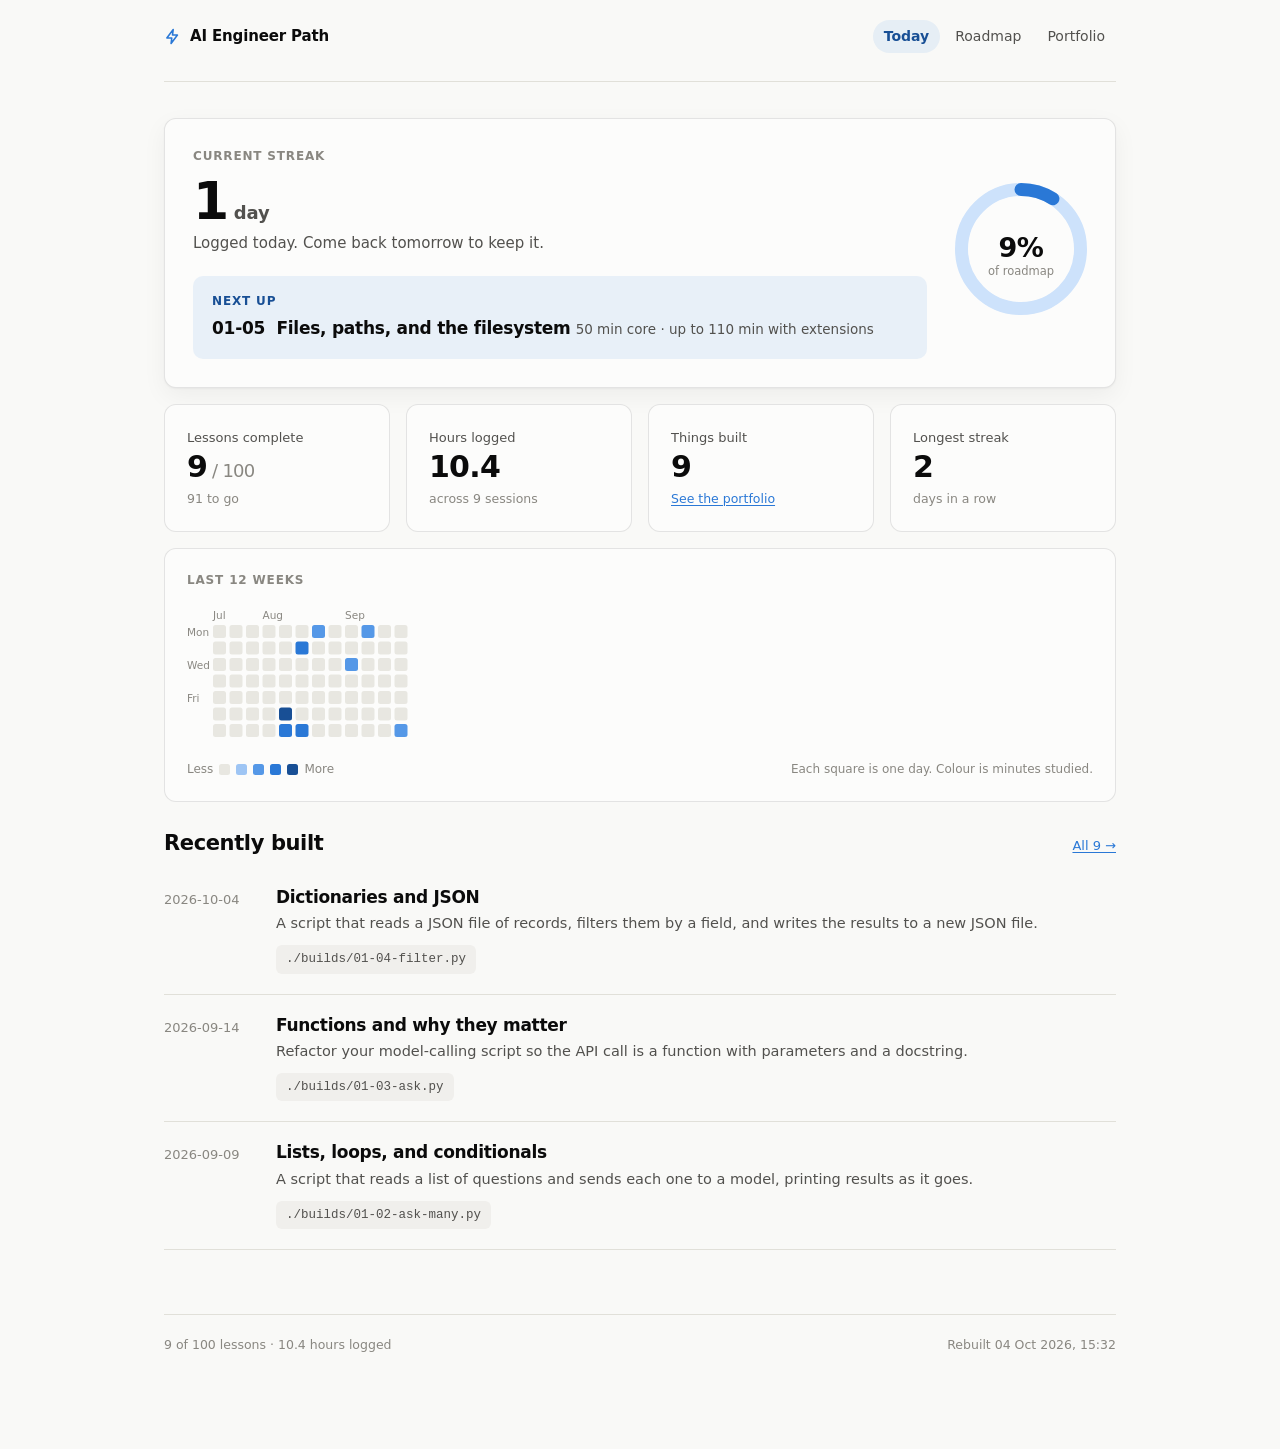
<file: docs/index.html>
<!doctype html>
<html lang="en">
<head>
<meta charset="utf-8">
<meta name="viewport" content="width=device-width, initial-scale=1">
<title>Today &middot; AI Engineer Path</title>
<link rel="stylesheet" href="assets/app.css">
<link rel="stylesheet" href="assets/code.css">
<link rel="icon" href="data:image/svg+xml,<svg xmlns='http://www.w3.org/2000/svg' viewBox='0 0 100 100'><text y='.9em' font-size='90'>&#9889;</text></svg>">
</head>
<body>
<div class="shell">

  <header class="topbar">
    <a class="topbar__mark" href="index.html">
      <svg width="17" height="17" viewBox="0 0 24 24" fill="none" stroke="currentColor" stroke-width="2.2" stroke-linecap="round" stroke-linejoin="round" aria-hidden="true">
        <path d="M13 2 4 14h7l-1 8 9-12h-7l1-8Z"/>
      </svg>
      AI Engineer Path
    </a>
    <nav>
      <a href="index.html" aria-current="page">Today</a>
      <a href="roadmap.html">Roadmap</a>
      <a href="portfolio.html">Portfolio</a>
    </nav>
  </header>

  <main>

<section class="hero">
  <div>
    <p class="eyebrow">Current streak</p>
    <p class="hero__figure">1<span class="unit">day</span></p>
    <p class="hero__sub">Logged today. Come back tomorrow to keep it.</p>

    <a class="cta" href="lessons/01-05-files-paths-and-the-filesystem.html">
      <span class="cta__label">Next up</span>
      <span class="cta__title">01-05 &nbsp;Files, paths, and the filesystem</span>
      <span class="cta__meta">50 min core &middot; up to 110 min with extensions</span>
    </a>
  </div>

  <div class="hero__ring"><svg width="132" height="132" viewBox="0 0 132 132" role="img"
     aria-label="9 percent of the roadmap complete, 9 of 100 lessons">
  <circle cx="66.0" cy="66.0" r="59.5" fill="none"
          stroke="var(--accent-wash)" stroke-width="13"/>
  <circle cx="66.0" cy="66.0" r="59.5" fill="none"
          stroke="var(--accent)" stroke-width="13" stroke-linecap="round"
          stroke-dasharray="33.65 340.20"
          transform="rotate(-90 66.0 66.0)"/>
  <text x="66.0" y="64.0" text-anchor="middle" dominant-baseline="central"
        font-family="system-ui, sans-serif" font-size="27" font-weight="620"
        letter-spacing="-0.5" fill="var(--ink)">9%</text>
  <text x="66.0" y="88.0" text-anchor="middle" dominant-baseline="central"
        font-family="system-ui, sans-serif" font-size="11.5" fill="var(--muted)">of roadmap</text>
</svg></div>
</section>

<div class="grid">
  <div class="card stat">
    <span class="stat__label">Lessons complete</span>
    <span class="stat__value">9<span style="font-size:18px;color:var(--muted);font-weight:500"> / 100</span></span>
    <span class="stat__note">91 to go</span>
  </div>
  <div class="card stat">
    <span class="stat__label">Hours logged</span>
    <span class="stat__value">10.4</span>
    <span class="stat__note">across 9 sessions</span>
  </div>
  <div class="card stat">
    <span class="stat__label">Things built</span>
    <span class="stat__value">9</span>
    <span class="stat__note"><a href="portfolio.html">See the portfolio</a></span>
  </div>
  <div class="card stat">
    <span class="stat__label">Longest streak</span>
    <span class="stat__value">2</span>
    <span class="stat__note">days in a row</span>
  </div>
</div>

<section class="card" style="margin-bottom:16px">
  <p class="eyebrow" style="margin-bottom:14px">Last 12 weeks</p>
  <svg class="heatmap" viewBox="0 0 224 132" width="224" height="132" role="img" aria-label="Study activity over the last 12 weeks"><text x="26.0" y="10" font-size="10.5" fill="var(--muted)" font-family="system-ui, sans-serif">Jul</text><text x="75.5" y="10" font-size="10.5" fill="var(--muted)" font-family="system-ui, sans-serif">Aug</text><text x="158.0" y="10" font-size="10.5" fill="var(--muted)" font-family="system-ui, sans-serif">Sep</text><text x="0" y="22.5" font-size="10.5" fill="var(--muted)" dominant-baseline="central" font-family="system-ui, sans-serif">Mon</text><text x="0" y="55.5" font-size="10.5" fill="var(--muted)" dominant-baseline="central" font-family="system-ui, sans-serif">Wed</text><text x="0" y="88.5" font-size="10.5" fill="var(--muted)" dominant-baseline="central" font-family="system-ui, sans-serif">Fri</text><rect x="26.0" y="16.0" width="13" height="13" rx="2.5" fill="var(--heat-0)"><title>Mon 13 Jul 2026: nothing logged</title></rect><rect x="26.0" y="32.5" width="13" height="13" rx="2.5" fill="var(--heat-0)"><title>Tue 14 Jul 2026: nothing logged</title></rect><rect x="26.0" y="49.0" width="13" height="13" rx="2.5" fill="var(--heat-0)"><title>Wed 15 Jul 2026: nothing logged</title></rect><rect x="26.0" y="65.5" width="13" height="13" rx="2.5" fill="var(--heat-0)"><title>Thu 16 Jul 2026: nothing logged</title></rect><rect x="26.0" y="82.0" width="13" height="13" rx="2.5" fill="var(--heat-0)"><title>Fri 17 Jul 2026: nothing logged</title></rect><rect x="26.0" y="98.5" width="13" height="13" rx="2.5" fill="var(--heat-0)"><title>Sat 18 Jul 2026: nothing logged</title></rect><rect x="26.0" y="115.0" width="13" height="13" rx="2.5" fill="var(--heat-0)"><title>Sun 19 Jul 2026: nothing logged</title></rect><rect x="42.5" y="16.0" width="13" height="13" rx="2.5" fill="var(--heat-0)"><title>Mon 20 Jul 2026: nothing logged</title></rect><rect x="42.5" y="32.5" width="13" height="13" rx="2.5" fill="var(--heat-0)"><title>Tue 21 Jul 2026: nothing logged</title></rect><rect x="42.5" y="49.0" width="13" height="13" rx="2.5" fill="var(--heat-0)"><title>Wed 22 Jul 2026: nothing logged</title></rect><rect x="42.5" y="65.5" width="13" height="13" rx="2.5" fill="var(--heat-0)"><title>Thu 23 Jul 2026: nothing logged</title></rect><rect x="42.5" y="82.0" width="13" height="13" rx="2.5" fill="var(--heat-0)"><title>Fri 24 Jul 2026: nothing logged</title></rect><rect x="42.5" y="98.5" width="13" height="13" rx="2.5" fill="var(--heat-0)"><title>Sat 25 Jul 2026: nothing logged</title></rect><rect x="42.5" y="115.0" width="13" height="13" rx="2.5" fill="var(--heat-0)"><title>Sun 26 Jul 2026: nothing logged</title></rect><rect x="59.0" y="16.0" width="13" height="13" rx="2.5" fill="var(--heat-0)"><title>Mon 27 Jul 2026: nothing logged</title></rect><rect x="59.0" y="32.5" width="13" height="13" rx="2.5" fill="var(--heat-0)"><title>Tue 28 Jul 2026: nothing logged</title></rect><rect x="59.0" y="49.0" width="13" height="13" rx="2.5" fill="var(--heat-0)"><title>Wed 29 Jul 2026: nothing logged</title></rect><rect x="59.0" y="65.5" width="13" height="13" rx="2.5" fill="var(--heat-0)"><title>Thu 30 Jul 2026: nothing logged</title></rect><rect x="59.0" y="82.0" width="13" height="13" rx="2.5" fill="var(--heat-0)"><title>Fri 31 Jul 2026: nothing logged</title></rect><rect x="59.0" y="98.5" width="13" height="13" rx="2.5" fill="var(--heat-0)"><title>Sat 01 Aug 2026: nothing logged</title></rect><rect x="59.0" y="115.0" width="13" height="13" rx="2.5" fill="var(--heat-0)"><title>Sun 02 Aug 2026: nothing logged</title></rect><rect x="75.5" y="16.0" width="13" height="13" rx="2.5" fill="var(--heat-0)"><title>Mon 03 Aug 2026: nothing logged</title></rect><rect x="75.5" y="32.5" width="13" height="13" rx="2.5" fill="var(--heat-0)"><title>Tue 04 Aug 2026: nothing logged</title></rect><rect x="75.5" y="49.0" width="13" height="13" rx="2.5" fill="var(--heat-0)"><title>Wed 05 Aug 2026: nothing logged</title></rect><rect x="75.5" y="65.5" width="13" height="13" rx="2.5" fill="var(--heat-0)"><title>Thu 06 Aug 2026: nothing logged</title></rect><rect x="75.5" y="82.0" width="13" height="13" rx="2.5" fill="var(--heat-0)"><title>Fri 07 Aug 2026: nothing logged</title></rect><rect x="75.5" y="98.5" width="13" height="13" rx="2.5" fill="var(--heat-0)"><title>Sat 08 Aug 2026: nothing logged</title></rect><rect x="75.5" y="115.0" width="13" height="13" rx="2.5" fill="var(--heat-0)"><title>Sun 09 Aug 2026: nothing logged</title></rect><rect x="92.0" y="16.0" width="13" height="13" rx="2.5" fill="var(--heat-0)"><title>Mon 10 Aug 2026: nothing logged</title></rect><rect x="92.0" y="32.5" width="13" height="13" rx="2.5" fill="var(--heat-0)"><title>Tue 11 Aug 2026: nothing logged</title></rect><rect x="92.0" y="49.0" width="13" height="13" rx="2.5" fill="var(--heat-0)"><title>Wed 12 Aug 2026: nothing logged</title></rect><rect x="92.0" y="65.5" width="13" height="13" rx="2.5" fill="var(--heat-0)"><title>Thu 13 Aug 2026: nothing logged</title></rect><rect x="92.0" y="82.0" width="13" height="13" rx="2.5" fill="var(--heat-0)"><title>Fri 14 Aug 2026: nothing logged</title></rect><rect x="92.0" y="98.5" width="13" height="13" rx="2.5" fill="var(--heat-4)"><title>Sat 15 Aug 2026: 185 min</title></rect><rect x="92.0" y="115.0" width="13" height="13" rx="2.5" fill="var(--heat-3)"><title>Sun 16 Aug 2026: 80 min</title></rect><rect x="108.5" y="16.0" width="13" height="13" rx="2.5" fill="var(--heat-0)"><title>Mon 17 Aug 2026: nothing logged</title></rect><rect x="108.5" y="32.5" width="13" height="13" rx="2.5" fill="var(--heat-3)"><title>Tue 18 Aug 2026: 60 min</title></rect><rect x="108.5" y="49.0" width="13" height="13" rx="2.5" fill="var(--heat-0)"><title>Wed 19 Aug 2026: nothing logged</title></rect><rect x="108.5" y="65.5" width="13" height="13" rx="2.5" fill="var(--heat-0)"><title>Thu 20 Aug 2026: nothing logged</title></rect><rect x="108.5" y="82.0" width="13" height="13" rx="2.5" fill="var(--heat-0)"><title>Fri 21 Aug 2026: nothing logged</title></rect><rect x="108.5" y="98.5" width="13" height="13" rx="2.5" fill="var(--heat-0)"><title>Sat 22 Aug 2026: nothing logged</title></rect><rect x="108.5" y="115.0" width="13" height="13" rx="2.5" fill="var(--heat-3)"><title>Sun 23 Aug 2026: 90 min</title></rect><rect x="125.0" y="16.0" width="13" height="13" rx="2.5" fill="var(--heat-2)"><title>Mon 24 Aug 2026: 50 min</title></rect><rect x="125.0" y="32.5" width="13" height="13" rx="2.5" fill="var(--heat-0)"><title>Tue 25 Aug 2026: nothing logged</title></rect><rect x="125.0" y="49.0" width="13" height="13" rx="2.5" fill="var(--heat-0)"><title>Wed 26 Aug 2026: nothing logged</title></rect><rect x="125.0" y="65.5" width="13" height="13" rx="2.5" fill="var(--heat-0)"><title>Thu 27 Aug 2026: nothing logged</title></rect><rect x="125.0" y="82.0" width="13" height="13" rx="2.5" fill="var(--heat-0)"><title>Fri 28 Aug 2026: nothing logged</title></rect><rect x="125.0" y="98.5" width="13" height="13" rx="2.5" fill="var(--heat-0)"><title>Sat 29 Aug 2026: nothing logged</title></rect><rect x="125.0" y="115.0" width="13" height="13" rx="2.5" fill="var(--heat-0)"><title>Sun 30 Aug 2026: nothing logged</title></rect><rect x="141.5" y="16.0" width="13" height="13" rx="2.5" fill="var(--heat-0)"><title>Mon 31 Aug 2026: nothing logged</title></rect><rect x="141.5" y="32.5" width="13" height="13" rx="2.5" fill="var(--heat-0)"><title>Tue 01 Sep 2026: nothing logged</title></rect><rect x="141.5" y="49.0" width="13" height="13" rx="2.5" fill="var(--heat-0)"><title>Wed 02 Sep 2026: nothing logged</title></rect><rect x="141.5" y="65.5" width="13" height="13" rx="2.5" fill="var(--heat-0)"><title>Thu 03 Sep 2026: nothing logged</title></rect><rect x="141.5" y="82.0" width="13" height="13" rx="2.5" fill="var(--heat-0)"><title>Fri 04 Sep 2026: nothing logged</title></rect><rect x="141.5" y="98.5" width="13" height="13" rx="2.5" fill="var(--heat-0)"><title>Sat 05 Sep 2026: nothing logged</title></rect><rect x="141.5" y="115.0" width="13" height="13" rx="2.5" fill="var(--heat-0)"><title>Sun 06 Sep 2026: nothing logged</title></rect><rect x="158.0" y="16.0" width="13" height="13" rx="2.5" fill="var(--heat-0)"><title>Mon 07 Sep 2026: nothing logged</title></rect><rect x="158.0" y="32.5" width="13" height="13" rx="2.5" fill="var(--heat-0)"><title>Tue 08 Sep 2026: nothing logged</title></rect><rect x="158.0" y="49.0" width="13" height="13" rx="2.5" fill="var(--heat-2)"><title>Wed 09 Sep 2026: 55 min</title></rect><rect x="158.0" y="65.5" width="13" height="13" rx="2.5" fill="var(--heat-0)"><title>Thu 10 Sep 2026: nothing logged</title></rect><rect x="158.0" y="82.0" width="13" height="13" rx="2.5" fill="var(--heat-0)"><title>Fri 11 Sep 2026: nothing logged</title></rect><rect x="158.0" y="98.5" width="13" height="13" rx="2.5" fill="var(--heat-0)"><title>Sat 12 Sep 2026: nothing logged</title></rect><rect x="158.0" y="115.0" width="13" height="13" rx="2.5" fill="var(--heat-0)"><title>Sun 13 Sep 2026: nothing logged</title></rect><rect x="174.5" y="16.0" width="13" height="13" rx="2.5" fill="var(--heat-2)"><title>Mon 14 Sep 2026: 50 min</title></rect><rect x="174.5" y="32.5" width="13" height="13" rx="2.5" fill="var(--heat-0)"><title>Tue 15 Sep 2026: nothing logged</title></rect><rect x="174.5" y="49.0" width="13" height="13" rx="2.5" fill="var(--heat-0)"><title>Wed 16 Sep 2026: nothing logged</title></rect><rect x="174.5" y="65.5" width="13" height="13" rx="2.5" fill="var(--heat-0)"><title>Thu 17 Sep 2026: nothing logged</title></rect><rect x="174.5" y="82.0" width="13" height="13" rx="2.5" fill="var(--heat-0)"><title>Fri 18 Sep 2026: nothing logged</title></rect><rect x="174.5" y="98.5" width="13" height="13" rx="2.5" fill="var(--heat-0)"><title>Sat 19 Sep 2026: nothing logged</title></rect><rect x="174.5" y="115.0" width="13" height="13" rx="2.5" fill="var(--heat-0)"><title>Sun 20 Sep 2026: nothing logged</title></rect><rect x="191.0" y="16.0" width="13" height="13" rx="2.5" fill="var(--heat-0)"><title>Mon 21 Sep 2026: nothing logged</title></rect><rect x="191.0" y="32.5" width="13" height="13" rx="2.5" fill="var(--heat-0)"><title>Tue 22 Sep 2026: nothing logged</title></rect><rect x="191.0" y="49.0" width="13" height="13" rx="2.5" fill="var(--heat-0)"><title>Wed 23 Sep 2026: nothing logged</title></rect><rect x="191.0" y="65.5" width="13" height="13" rx="2.5" fill="var(--heat-0)"><title>Thu 24 Sep 2026: nothing logged</title></rect><rect x="191.0" y="82.0" width="13" height="13" rx="2.5" fill="var(--heat-0)"><title>Fri 25 Sep 2026: nothing logged</title></rect><rect x="191.0" y="98.5" width="13" height="13" rx="2.5" fill="var(--heat-0)"><title>Sat 26 Sep 2026: nothing logged</title></rect><rect x="191.0" y="115.0" width="13" height="13" rx="2.5" fill="var(--heat-0)"><title>Sun 27 Sep 2026: nothing logged</title></rect><rect x="207.5" y="16.0" width="13" height="13" rx="2.5" fill="var(--heat-0)"><title>Mon 28 Sep 2026: nothing logged</title></rect><rect x="207.5" y="32.5" width="13" height="13" rx="2.5" fill="var(--heat-0)"><title>Tue 29 Sep 2026: nothing logged</title></rect><rect x="207.5" y="49.0" width="13" height="13" rx="2.5" fill="var(--heat-0)"><title>Wed 30 Sep 2026: nothing logged</title></rect><rect x="207.5" y="65.5" width="13" height="13" rx="2.5" fill="var(--heat-0)"><title>Thu 01 Oct 2026: nothing logged</title></rect><rect x="207.5" y="82.0" width="13" height="13" rx="2.5" fill="var(--heat-0)"><title>Fri 02 Oct 2026: nothing logged</title></rect><rect x="207.5" y="98.5" width="13" height="13" rx="2.5" fill="var(--heat-0)"><title>Sat 03 Oct 2026: nothing logged</title></rect><rect x="207.5" y="115.0" width="13" height="13" rx="2.5" fill="var(--heat-2)"><title>Sun 04 Oct 2026: 55 min</title></rect></svg>
  <div class="heat-legend">
    <span>Less</span>
    <span class="swatch" style="background:var(--heat-0)"></span>
    <span class="swatch" style="background:var(--heat-1)"></span>
    <span class="swatch" style="background:var(--heat-2)"></span>
    <span class="swatch" style="background:var(--heat-3)"></span>
    <span class="swatch" style="background:var(--heat-4)"></span>
    <span>More</span>
    <span style="margin-left:auto">Each square is one day. Colour is minutes studied.</span>
  </div>
</section>

<section>
  <div class="module__head" style="padding-top:12px">
    <h2>Recently built</h2>
    <span class="module__count"><a href="portfolio.html">All 9 &rarr;</a></span>
  </div>
  <div class="entry">
    <div class="entry__date">2026-10-04</div>
    <div>
      <h3><a href="lessons/01-04-dictionaries-and-json.html">Dictionaries and JSON</a></h3>
<p class="entry__build">A script that reads a JSON file of records, filters them by a field, and writes the results to a new JSON file.</p><a class="entry__art" href="../builds/01-04-filter.py">./builds/01-04-filter.py</a>    </div>
  </div>
  <div class="entry">
    <div class="entry__date">2026-09-14</div>
    <div>
      <h3><a href="lessons/01-03-functions-and-why-they-matter.html">Functions and why they matter</a></h3>
<p class="entry__build">Refactor your model-calling script so the API call is a function with parameters and a docstring.</p><a class="entry__art" href="../builds/01-03-ask.py">./builds/01-03-ask.py</a>    </div>
  </div>
  <div class="entry">
    <div class="entry__date">2026-09-09</div>
    <div>
      <h3><a href="lessons/01-02-lists-loops-and-conditionals.html">Lists, loops, and conditionals</a></h3>
<p class="entry__build">A script that reads a list of questions and sends each one to a model, printing results as it goes.</p><a class="entry__art" href="../builds/01-02-ask-many.py">./builds/01-02-ask-many.py</a>    </div>
  </div>
</section>

  </main>

  <footer class="sitefoot">
    <span>9 of 100 lessons &middot; 10.4 hours logged</span>
    <span>Rebuilt 04 Oct 2026, 15:32</span>
  </footer>

</div>
</body>
</html>
</file>
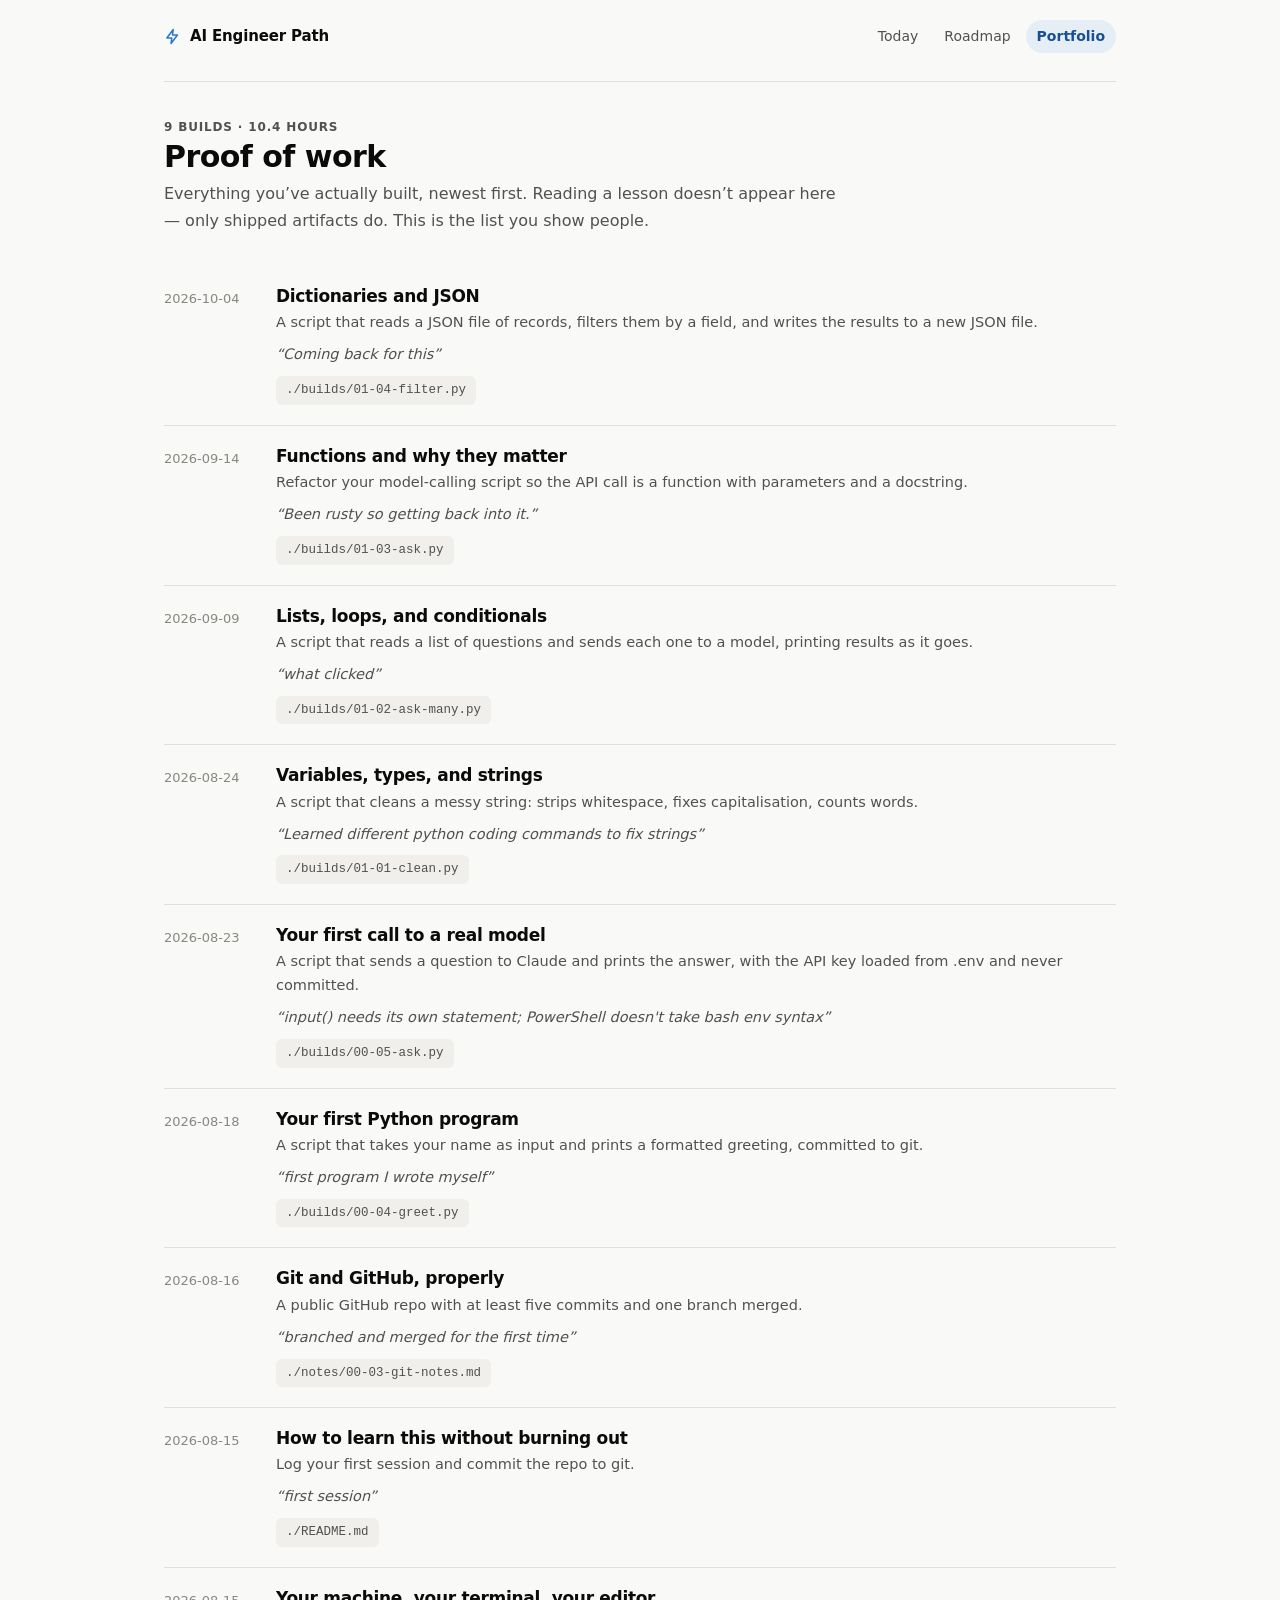
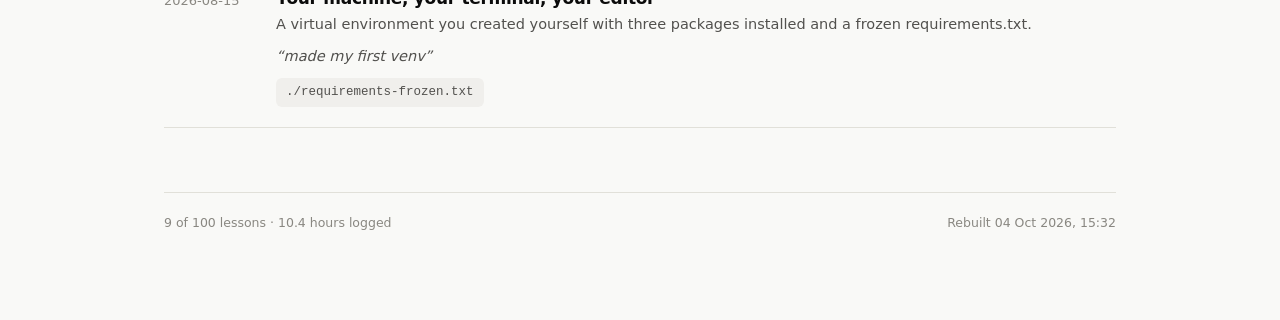
<file: docs/portfolio.html>
<!doctype html>
<html lang="en">
<head>
<meta charset="utf-8">
<meta name="viewport" content="width=device-width, initial-scale=1">
<title>Portfolio &middot; AI Engineer Path</title>
<link rel="stylesheet" href="assets/app.css">
<link rel="stylesheet" href="assets/code.css">
<link rel="icon" href="data:image/svg+xml,<svg xmlns='http://www.w3.org/2000/svg' viewBox='0 0 100 100'><text y='.9em' font-size='90'>&#9889;</text></svg>">
</head>
<body>
<div class="shell">

  <header class="topbar">
    <a class="topbar__mark" href="index.html">
      <svg width="17" height="17" viewBox="0 0 24 24" fill="none" stroke="currentColor" stroke-width="2.2" stroke-linecap="round" stroke-linejoin="round" aria-hidden="true">
        <path d="M13 2 4 14h7l-1 8 9-12h-7l1-8Z"/>
      </svg>
      AI Engineer Path
    </a>
    <nav>
      <a href="index.html">Today</a>
      <a href="roadmap.html">Roadmap</a>
      <a href="portfolio.html" aria-current="page">Portfolio</a>
    </nav>
  </header>

  <main>

<div class="page-head">
  <p class="eyebrow">9 builds &middot; 10.4 hours</p>
  <h1>Proof of work</h1>
  <p>Everything you&rsquo;ve actually built, newest first. Reading a lesson doesn&rsquo;t appear here &mdash; only shipped artifacts do. This is the list you show people.</p>
</div>

<div class="entry">
  <div class="entry__date">2026-10-04</div>
  <div>
    <h3><a href="lessons/01-04-dictionaries-and-json.html">Dictionaries and JSON</a></h3>
<p class="entry__build">A script that reads a JSON file of records, filters them by a field, and writes the results to a new JSON file.</p><p class="entry__note">&ldquo;Coming back for this&rdquo;</p><a class="entry__art" href="../builds/01-04-filter.py">./builds/01-04-filter.py</a>  </div>
</div>
<div class="entry">
  <div class="entry__date">2026-09-14</div>
  <div>
    <h3><a href="lessons/01-03-functions-and-why-they-matter.html">Functions and why they matter</a></h3>
<p class="entry__build">Refactor your model-calling script so the API call is a function with parameters and a docstring.</p><p class="entry__note">&ldquo;Been rusty so getting back into it.&rdquo;</p><a class="entry__art" href="../builds/01-03-ask.py">./builds/01-03-ask.py</a>  </div>
</div>
<div class="entry">
  <div class="entry__date">2026-09-09</div>
  <div>
    <h3><a href="lessons/01-02-lists-loops-and-conditionals.html">Lists, loops, and conditionals</a></h3>
<p class="entry__build">A script that reads a list of questions and sends each one to a model, printing results as it goes.</p><p class="entry__note">&ldquo;what clicked&rdquo;</p><a class="entry__art" href="../builds/01-02-ask-many.py">./builds/01-02-ask-many.py</a>  </div>
</div>
<div class="entry">
  <div class="entry__date">2026-08-24</div>
  <div>
    <h3><a href="lessons/01-01-variables-types-and-strings.html">Variables, types, and strings</a></h3>
<p class="entry__build">A script that cleans a messy string: strips whitespace, fixes capitalisation, counts words.</p><p class="entry__note">&ldquo;Learned different python coding commands to fix strings&rdquo;</p><a class="entry__art" href="../builds/01-01-clean.py">./builds/01-01-clean.py</a>  </div>
</div>
<div class="entry">
  <div class="entry__date">2026-08-23</div>
  <div>
    <h3><a href="lessons/00-05-your-first-call-to-a-real-model.html">Your first call to a real model</a></h3>
<p class="entry__build">A script that sends a question to Claude and prints the answer, with the API key loaded from .env and never committed.</p><p class="entry__note">&ldquo;input() needs its own statement; PowerShell doesn&#39;t take bash env syntax&rdquo;</p><a class="entry__art" href="../builds/00-05-ask.py">./builds/00-05-ask.py</a>  </div>
</div>
<div class="entry">
  <div class="entry__date">2026-08-18</div>
  <div>
    <h3><a href="lessons/00-04-your-first-python-program.html">Your first Python program</a></h3>
<p class="entry__build">A script that takes your name as input and prints a formatted greeting, committed to git.</p><p class="entry__note">&ldquo;first program I wrote myself&rdquo;</p><a class="entry__art" href="../builds/00-04-greet.py">./builds/00-04-greet.py</a>  </div>
</div>
<div class="entry">
  <div class="entry__date">2026-08-16</div>
  <div>
    <h3><a href="lessons/00-03-git-and-github-properly.html">Git and GitHub, properly</a></h3>
<p class="entry__build">A public GitHub repo with at least five commits and one branch merged.</p><p class="entry__note">&ldquo;branched and merged for the first time&rdquo;</p><a class="entry__art" href="../notes/00-03-git-notes.md">./notes/00-03-git-notes.md</a>  </div>
</div>
<div class="entry">
  <div class="entry__date">2026-08-15</div>
  <div>
    <h3><a href="lessons/00-01-how-to-learn-this-without-burning-out.html">How to learn this without burning out</a></h3>
<p class="entry__build">Log your first session and commit the repo to git.</p><p class="entry__note">&ldquo;first session&rdquo;</p><a class="entry__art" href="../README.md">./README.md</a>  </div>
</div>
<div class="entry">
  <div class="entry__date">2026-08-15</div>
  <div>
    <h3><a href="lessons/00-02-your-machine-your-terminal-your-editor.html">Your machine, your terminal, your editor</a></h3>
<p class="entry__build">A virtual environment you created yourself with three packages installed and a frozen requirements.txt.</p><p class="entry__note">&ldquo;made my first venv&rdquo;</p><a class="entry__art" href="../requirements-frozen.txt">./requirements-frozen.txt</a>  </div>
</div>

  </main>

  <footer class="sitefoot">
    <span>9 of 100 lessons &middot; 10.4 hours logged</span>
    <span>Rebuilt 04 Oct 2026, 15:32</span>
  </footer>

</div>
</body>
</html>
</file>
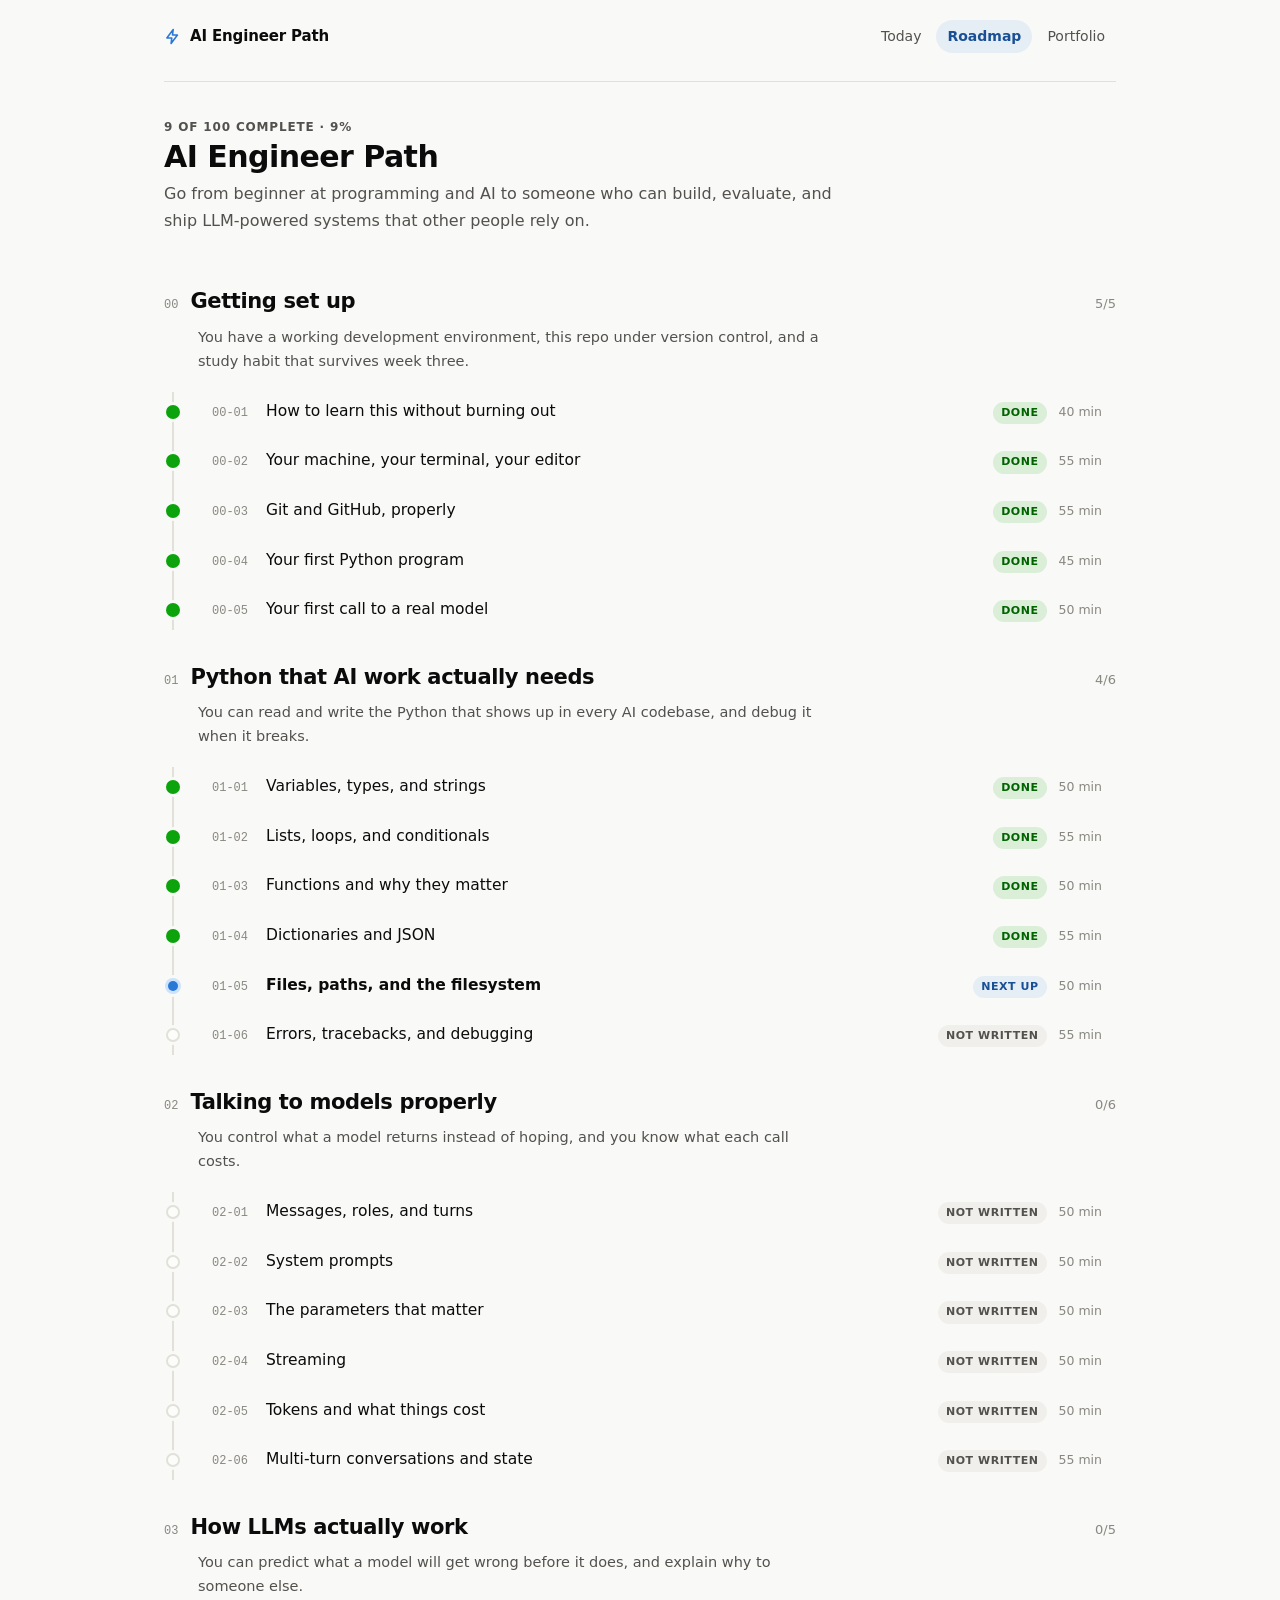
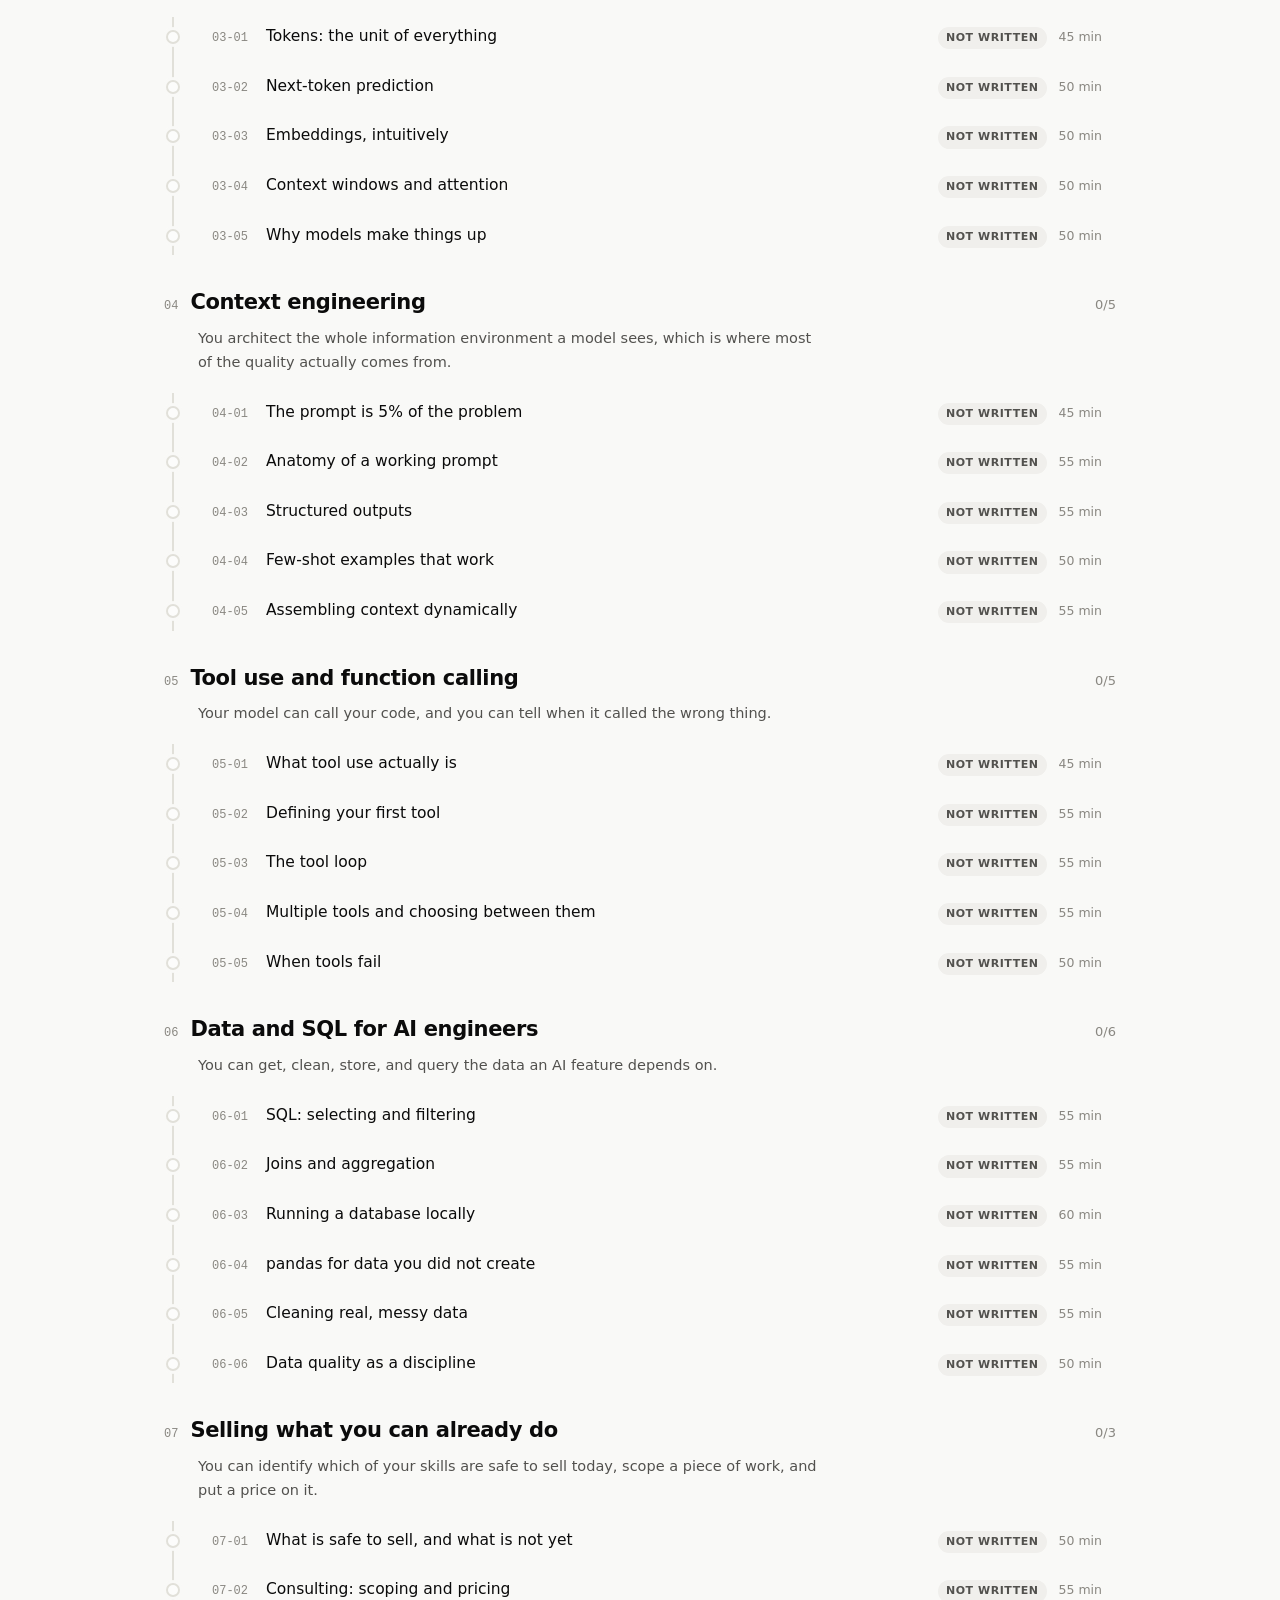
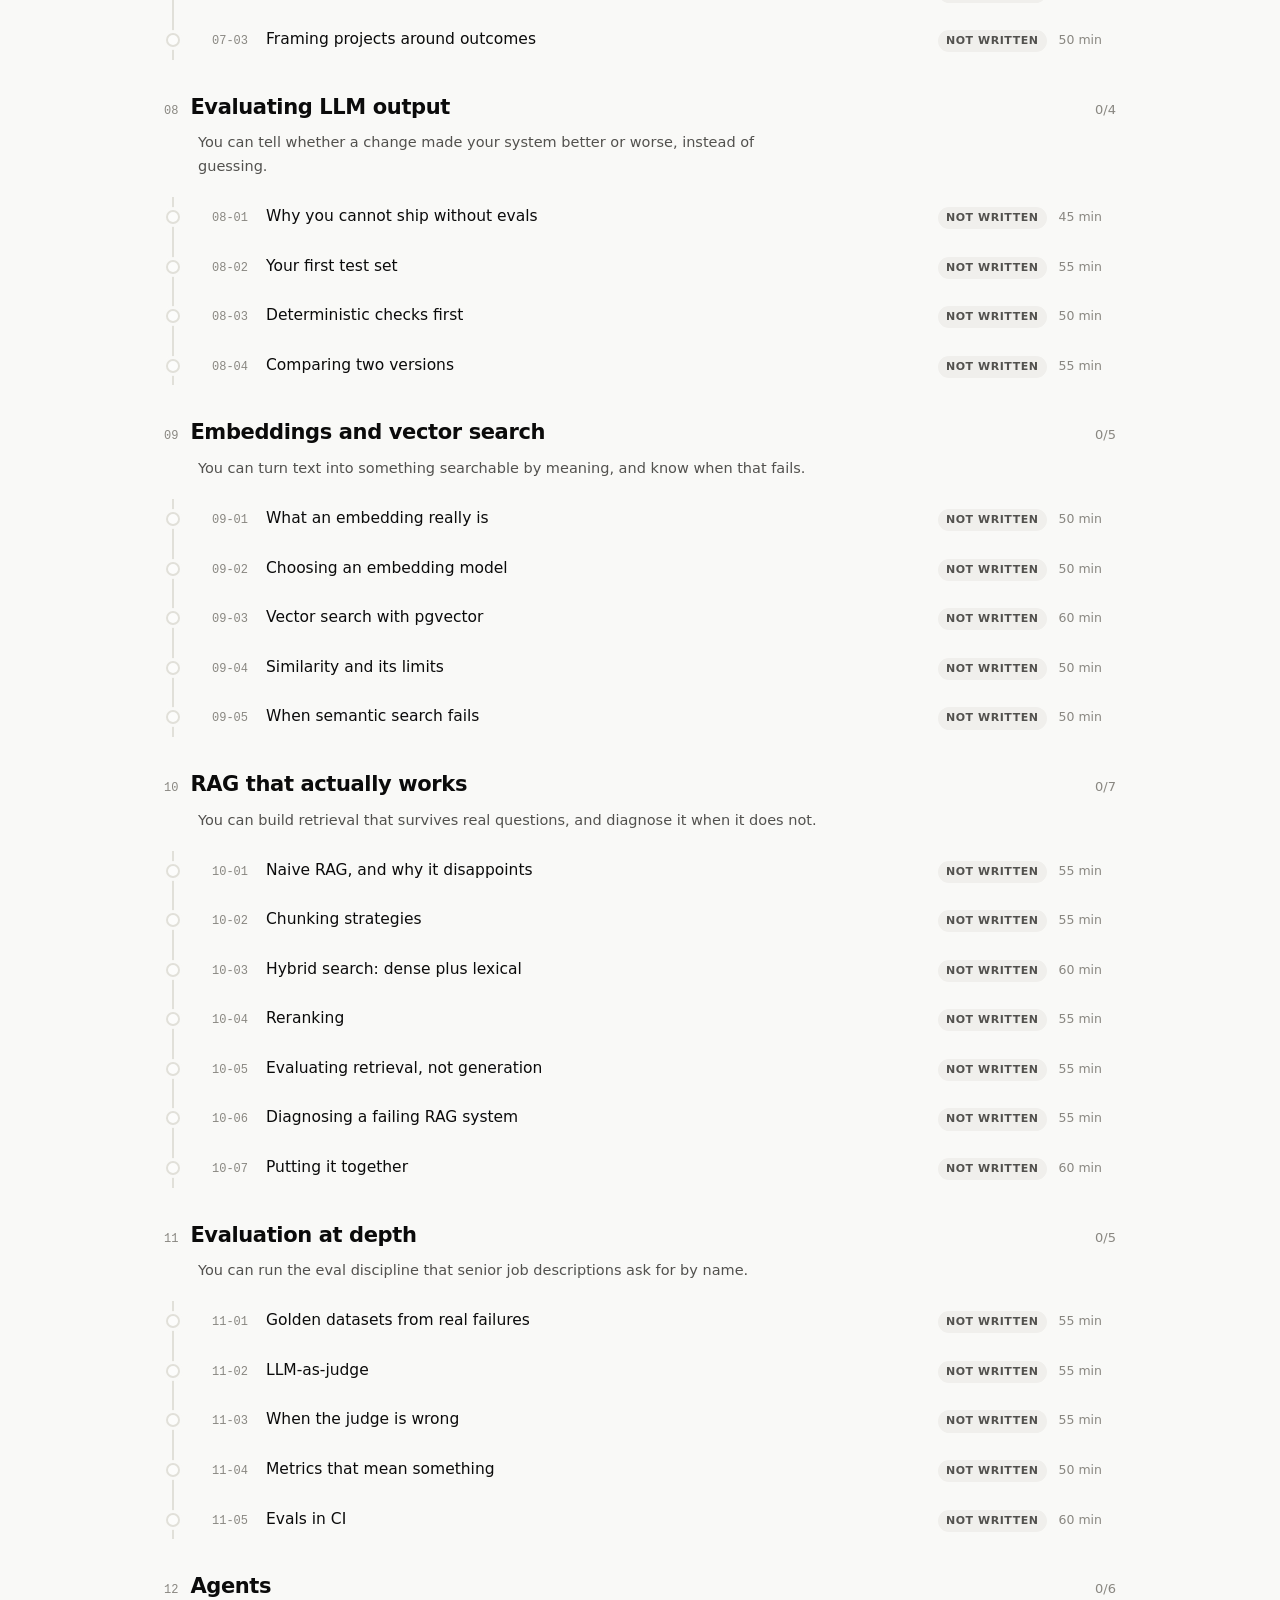
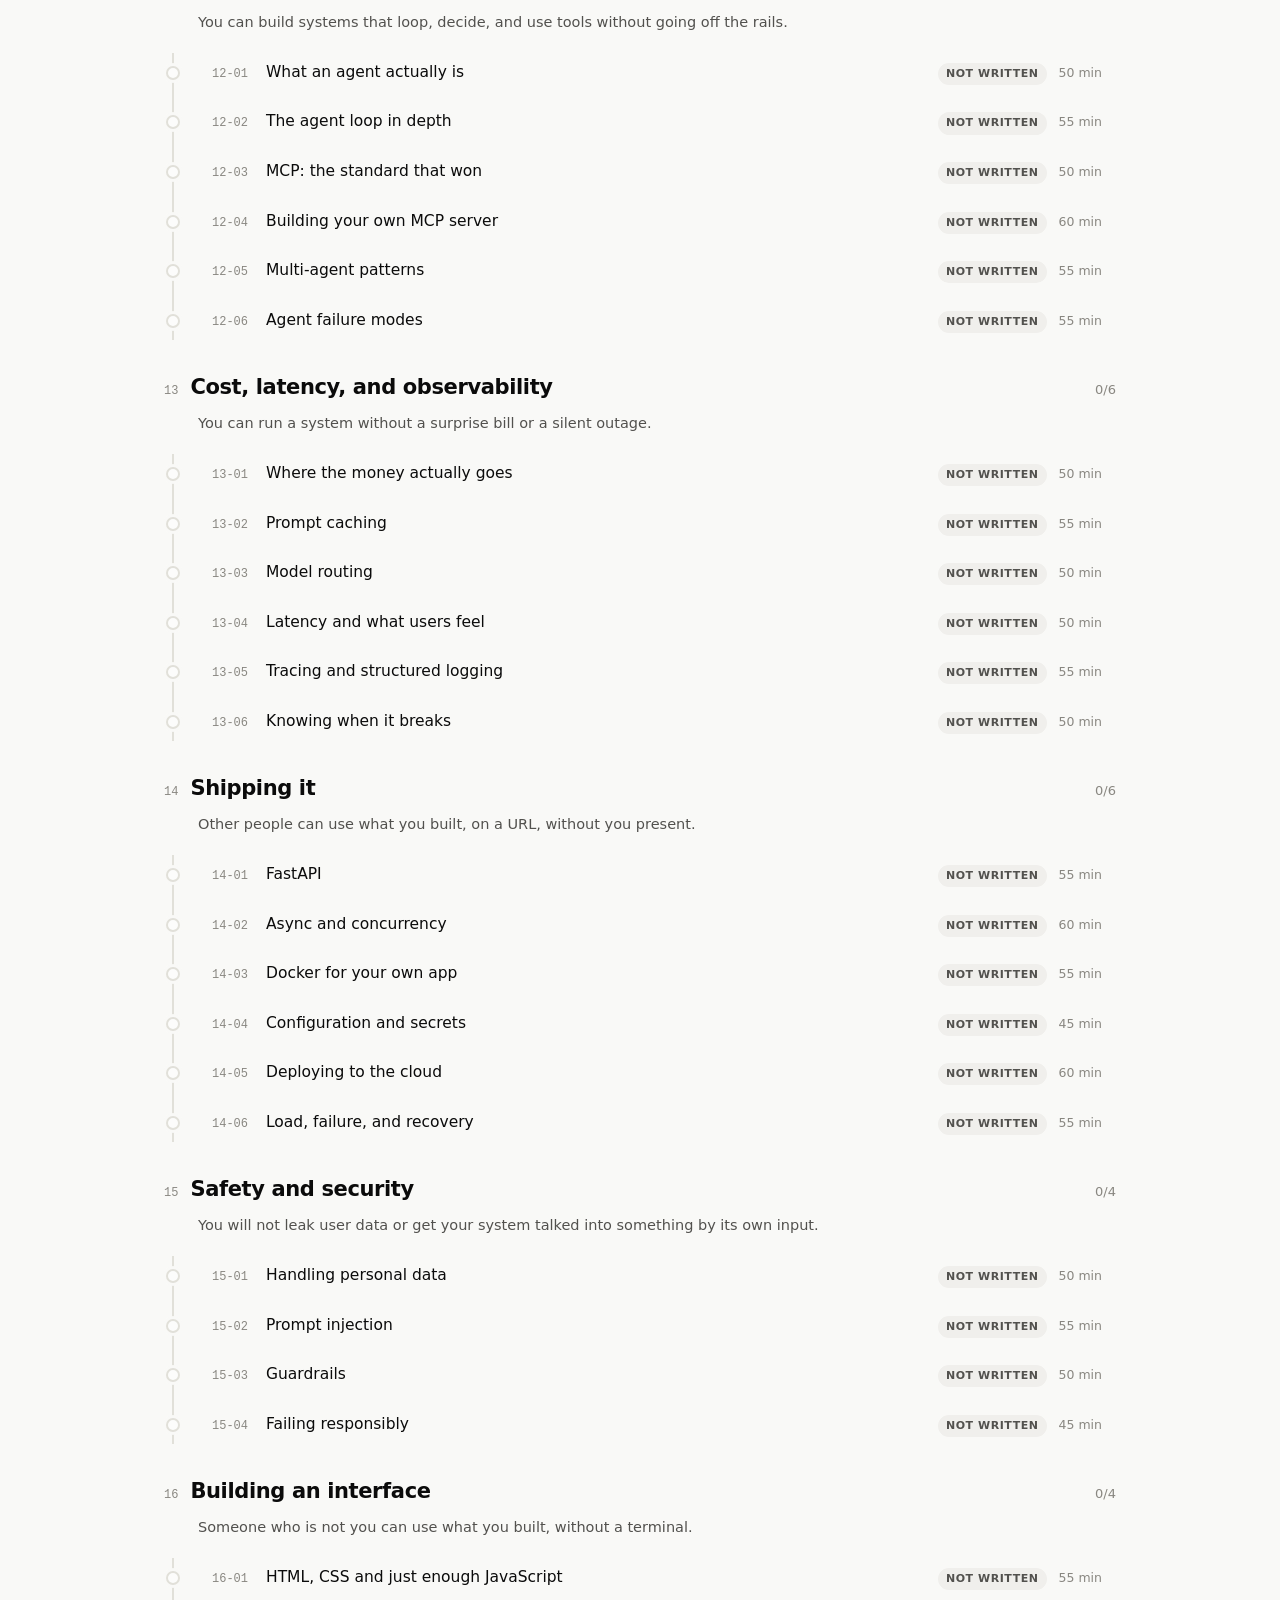
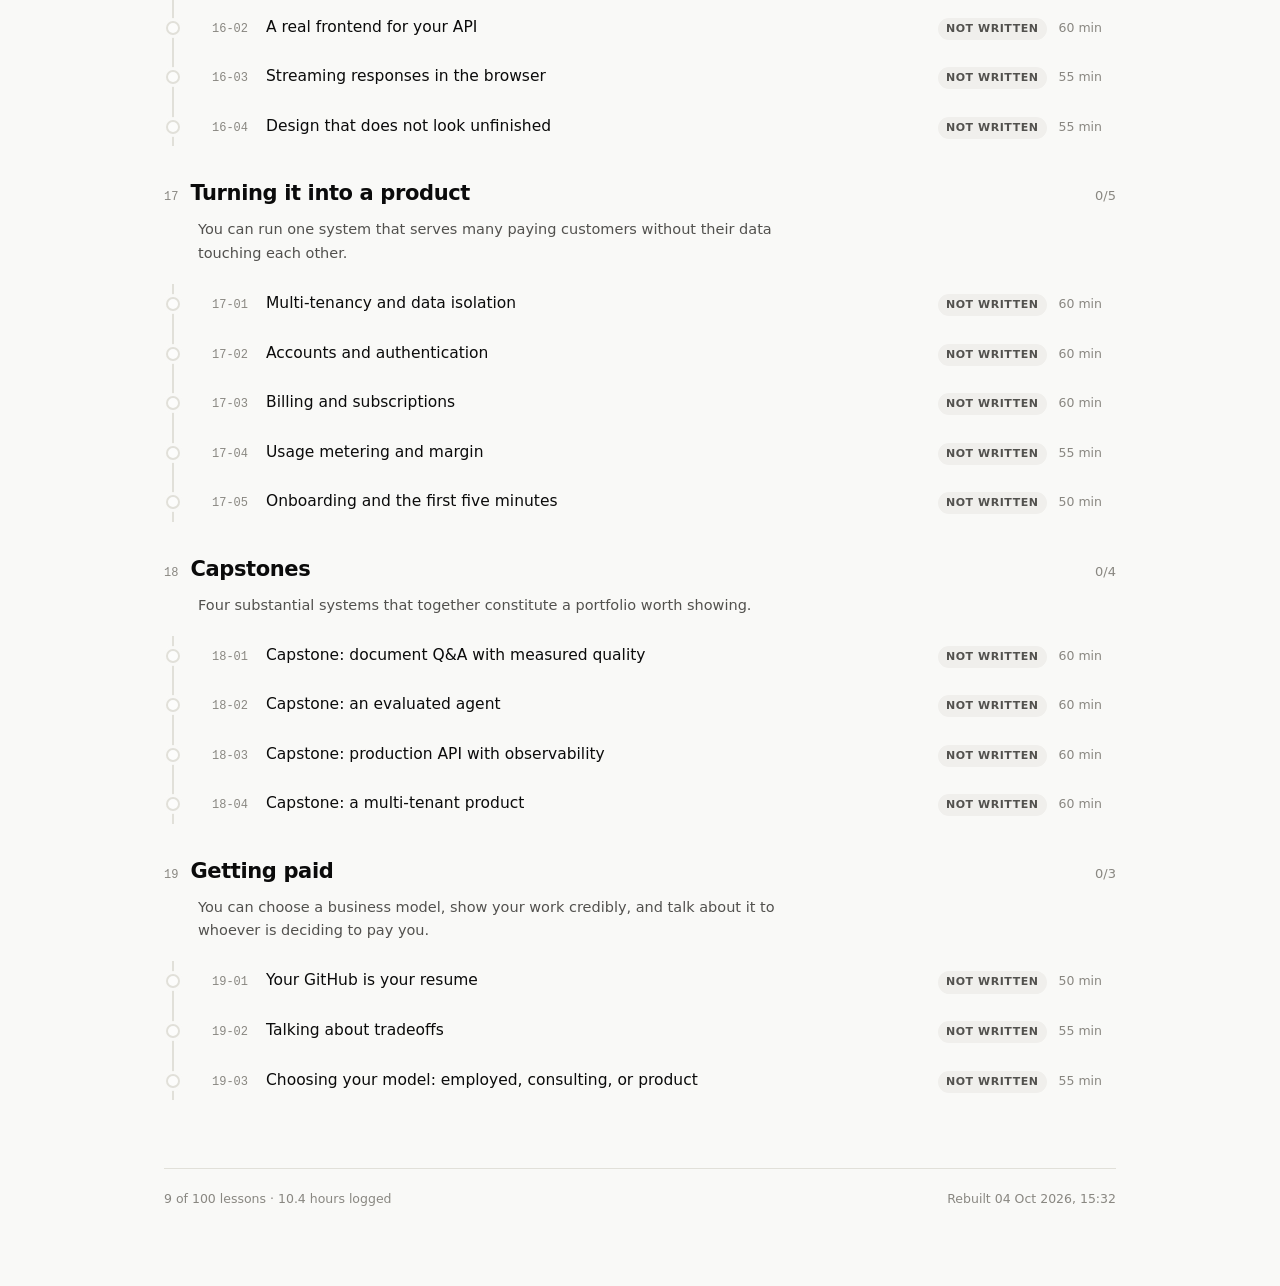
<file: docs/roadmap.html>
<!doctype html>
<html lang="en">
<head>
<meta charset="utf-8">
<meta name="viewport" content="width=device-width, initial-scale=1">
<title>Roadmap &middot; AI Engineer Path</title>
<link rel="stylesheet" href="assets/app.css">
<link rel="stylesheet" href="assets/code.css">
<link rel="icon" href="data:image/svg+xml,<svg xmlns='http://www.w3.org/2000/svg' viewBox='0 0 100 100'><text y='.9em' font-size='90'>&#9889;</text></svg>">
</head>
<body>
<div class="shell">

  <header class="topbar">
    <a class="topbar__mark" href="index.html">
      <svg width="17" height="17" viewBox="0 0 24 24" fill="none" stroke="currentColor" stroke-width="2.2" stroke-linecap="round" stroke-linejoin="round" aria-hidden="true">
        <path d="M13 2 4 14h7l-1 8 9-12h-7l1-8Z"/>
      </svg>
      AI Engineer Path
    </a>
    <nav>
      <a href="index.html">Today</a>
      <a href="roadmap.html" aria-current="page">Roadmap</a>
      <a href="portfolio.html">Portfolio</a>
    </nav>
  </header>

  <main>

<div class="page-head">
  <p class="eyebrow">9 of 100 complete &middot; 9%</p>
  <h1>AI Engineer Path</h1>
<p>Go from beginner at programming and AI to someone who can build, evaluate, and ship LLM-powered systems that other people rely on.</p></div>

<section class="module">
  <div class="module__head">
    <span class="module__num">00</span>
    <h2>Getting set up</h2>
    <span class="module__count">5/5</span>
  </div>
<p class="module__outcome">You have a working development environment, this repo under version control, and a study habit that survives week three.</p>
  <ul class="spine">
    <li class="node node--done">
      <span class="node__dot"><i></i></span>
      <a href="lessons/00-01-how-to-learn-this-without-burning-out.html">
        <span class="node__id">00-01</span>
        <span class="node__title">How to learn this without burning out</span>
<span class="tag tag--done">Done</span>
        <span class="node__time">40 min</span>
      </a>
    </li>
    <li class="node node--done">
      <span class="node__dot"><i></i></span>
      <a href="lessons/00-02-your-machine-your-terminal-your-editor.html">
        <span class="node__id">00-02</span>
        <span class="node__title">Your machine, your terminal, your editor</span>
<span class="tag tag--done">Done</span>
        <span class="node__time">55 min</span>
      </a>
    </li>
    <li class="node node--done">
      <span class="node__dot"><i></i></span>
      <a href="lessons/00-03-git-and-github-properly.html">
        <span class="node__id">00-03</span>
        <span class="node__title">Git and GitHub, properly</span>
<span class="tag tag--done">Done</span>
        <span class="node__time">55 min</span>
      </a>
    </li>
    <li class="node node--done">
      <span class="node__dot"><i></i></span>
      <a href="lessons/00-04-your-first-python-program.html">
        <span class="node__id">00-04</span>
        <span class="node__title">Your first Python program</span>
<span class="tag tag--done">Done</span>
        <span class="node__time">45 min</span>
      </a>
    </li>
    <li class="node node--done">
      <span class="node__dot"><i></i></span>
      <a href="lessons/00-05-your-first-call-to-a-real-model.html">
        <span class="node__id">00-05</span>
        <span class="node__title">Your first call to a real model</span>
<span class="tag tag--done">Done</span>
        <span class="node__time">50 min</span>
      </a>
    </li>
  </ul>
</section>
<section class="module">
  <div class="module__head">
    <span class="module__num">01</span>
    <h2>Python that AI work actually needs</h2>
    <span class="module__count">4/6</span>
  </div>
<p class="module__outcome">You can read and write the Python that shows up in every AI codebase, and debug it when it breaks.</p>
  <ul class="spine">
    <li class="node node--done">
      <span class="node__dot"><i></i></span>
      <a href="lessons/01-01-variables-types-and-strings.html">
        <span class="node__id">01-01</span>
        <span class="node__title">Variables, types, and strings</span>
<span class="tag tag--done">Done</span>
        <span class="node__time">50 min</span>
      </a>
    </li>
    <li class="node node--done">
      <span class="node__dot"><i></i></span>
      <a href="lessons/01-02-lists-loops-and-conditionals.html">
        <span class="node__id">01-02</span>
        <span class="node__title">Lists, loops, and conditionals</span>
<span class="tag tag--done">Done</span>
        <span class="node__time">55 min</span>
      </a>
    </li>
    <li class="node node--done">
      <span class="node__dot"><i></i></span>
      <a href="lessons/01-03-functions-and-why-they-matter.html">
        <span class="node__id">01-03</span>
        <span class="node__title">Functions and why they matter</span>
<span class="tag tag--done">Done</span>
        <span class="node__time">50 min</span>
      </a>
    </li>
    <li class="node node--done">
      <span class="node__dot"><i></i></span>
      <a href="lessons/01-04-dictionaries-and-json.html">
        <span class="node__id">01-04</span>
        <span class="node__title">Dictionaries and JSON</span>
<span class="tag tag--done">Done</span>
        <span class="node__time">55 min</span>
      </a>
    </li>
    <li class="node node--next">
      <span class="node__dot"><i></i></span>
      <a href="lessons/01-05-files-paths-and-the-filesystem.html">
        <span class="node__id">01-05</span>
        <span class="node__title">Files, paths, and the filesystem</span>
<span class="tag tag--next">Next up</span>        <span class="node__time">50 min</span>
      </a>
    </li>
    <li class="node node--todo">
      <span class="node__dot"><i></i></span>
      <div class="node__body">
        <span class="node__id">01-06</span>
        <span class="node__title">Errors, tracebacks, and debugging</span>
<span class="tag tag--draft">Not written</span>        <span class="node__time">55 min</span>
      </div>
    </li>
  </ul>
</section>
<section class="module">
  <div class="module__head">
    <span class="module__num">02</span>
    <h2>Talking to models properly</h2>
    <span class="module__count">0/6</span>
  </div>
<p class="module__outcome">You control what a model returns instead of hoping, and you know what each call costs.</p>
  <ul class="spine">
    <li class="node node--todo">
      <span class="node__dot"><i></i></span>
      <div class="node__body">
        <span class="node__id">02-01</span>
        <span class="node__title">Messages, roles, and turns</span>
<span class="tag tag--draft">Not written</span>        <span class="node__time">50 min</span>
      </div>
    </li>
    <li class="node node--todo">
      <span class="node__dot"><i></i></span>
      <div class="node__body">
        <span class="node__id">02-02</span>
        <span class="node__title">System prompts</span>
<span class="tag tag--draft">Not written</span>        <span class="node__time">50 min</span>
      </div>
    </li>
    <li class="node node--todo">
      <span class="node__dot"><i></i></span>
      <div class="node__body">
        <span class="node__id">02-03</span>
        <span class="node__title">The parameters that matter</span>
<span class="tag tag--draft">Not written</span>        <span class="node__time">50 min</span>
      </div>
    </li>
    <li class="node node--todo">
      <span class="node__dot"><i></i></span>
      <div class="node__body">
        <span class="node__id">02-04</span>
        <span class="node__title">Streaming</span>
<span class="tag tag--draft">Not written</span>        <span class="node__time">50 min</span>
      </div>
    </li>
    <li class="node node--todo">
      <span class="node__dot"><i></i></span>
      <div class="node__body">
        <span class="node__id">02-05</span>
        <span class="node__title">Tokens and what things cost</span>
<span class="tag tag--draft">Not written</span>        <span class="node__time">50 min</span>
      </div>
    </li>
    <li class="node node--todo">
      <span class="node__dot"><i></i></span>
      <div class="node__body">
        <span class="node__id">02-06</span>
        <span class="node__title">Multi-turn conversations and state</span>
<span class="tag tag--draft">Not written</span>        <span class="node__time">55 min</span>
      </div>
    </li>
  </ul>
</section>
<section class="module">
  <div class="module__head">
    <span class="module__num">03</span>
    <h2>How LLMs actually work</h2>
    <span class="module__count">0/5</span>
  </div>
<p class="module__outcome">You can predict what a model will get wrong before it does, and explain why to someone else.</p>
  <ul class="spine">
    <li class="node node--todo">
      <span class="node__dot"><i></i></span>
      <div class="node__body">
        <span class="node__id">03-01</span>
        <span class="node__title">Tokens: the unit of everything</span>
<span class="tag tag--draft">Not written</span>        <span class="node__time">45 min</span>
      </div>
    </li>
    <li class="node node--todo">
      <span class="node__dot"><i></i></span>
      <div class="node__body">
        <span class="node__id">03-02</span>
        <span class="node__title">Next-token prediction</span>
<span class="tag tag--draft">Not written</span>        <span class="node__time">50 min</span>
      </div>
    </li>
    <li class="node node--todo">
      <span class="node__dot"><i></i></span>
      <div class="node__body">
        <span class="node__id">03-03</span>
        <span class="node__title">Embeddings, intuitively</span>
<span class="tag tag--draft">Not written</span>        <span class="node__time">50 min</span>
      </div>
    </li>
    <li class="node node--todo">
      <span class="node__dot"><i></i></span>
      <div class="node__body">
        <span class="node__id">03-04</span>
        <span class="node__title">Context windows and attention</span>
<span class="tag tag--draft">Not written</span>        <span class="node__time">50 min</span>
      </div>
    </li>
    <li class="node node--todo">
      <span class="node__dot"><i></i></span>
      <div class="node__body">
        <span class="node__id">03-05</span>
        <span class="node__title">Why models make things up</span>
<span class="tag tag--draft">Not written</span>        <span class="node__time">50 min</span>
      </div>
    </li>
  </ul>
</section>
<section class="module">
  <div class="module__head">
    <span class="module__num">04</span>
    <h2>Context engineering</h2>
    <span class="module__count">0/5</span>
  </div>
<p class="module__outcome">You architect the whole information environment a model sees, which is where most of the quality actually comes from.</p>
  <ul class="spine">
    <li class="node node--todo">
      <span class="node__dot"><i></i></span>
      <div class="node__body">
        <span class="node__id">04-01</span>
        <span class="node__title">The prompt is 5% of the problem</span>
<span class="tag tag--draft">Not written</span>        <span class="node__time">45 min</span>
      </div>
    </li>
    <li class="node node--todo">
      <span class="node__dot"><i></i></span>
      <div class="node__body">
        <span class="node__id">04-02</span>
        <span class="node__title">Anatomy of a working prompt</span>
<span class="tag tag--draft">Not written</span>        <span class="node__time">55 min</span>
      </div>
    </li>
    <li class="node node--todo">
      <span class="node__dot"><i></i></span>
      <div class="node__body">
        <span class="node__id">04-03</span>
        <span class="node__title">Structured outputs</span>
<span class="tag tag--draft">Not written</span>        <span class="node__time">55 min</span>
      </div>
    </li>
    <li class="node node--todo">
      <span class="node__dot"><i></i></span>
      <div class="node__body">
        <span class="node__id">04-04</span>
        <span class="node__title">Few-shot examples that work</span>
<span class="tag tag--draft">Not written</span>        <span class="node__time">50 min</span>
      </div>
    </li>
    <li class="node node--todo">
      <span class="node__dot"><i></i></span>
      <div class="node__body">
        <span class="node__id">04-05</span>
        <span class="node__title">Assembling context dynamically</span>
<span class="tag tag--draft">Not written</span>        <span class="node__time">55 min</span>
      </div>
    </li>
  </ul>
</section>
<section class="module">
  <div class="module__head">
    <span class="module__num">05</span>
    <h2>Tool use and function calling</h2>
    <span class="module__count">0/5</span>
  </div>
<p class="module__outcome">Your model can call your code, and you can tell when it called the wrong thing.</p>
  <ul class="spine">
    <li class="node node--todo">
      <span class="node__dot"><i></i></span>
      <div class="node__body">
        <span class="node__id">05-01</span>
        <span class="node__title">What tool use actually is</span>
<span class="tag tag--draft">Not written</span>        <span class="node__time">45 min</span>
      </div>
    </li>
    <li class="node node--todo">
      <span class="node__dot"><i></i></span>
      <div class="node__body">
        <span class="node__id">05-02</span>
        <span class="node__title">Defining your first tool</span>
<span class="tag tag--draft">Not written</span>        <span class="node__time">55 min</span>
      </div>
    </li>
    <li class="node node--todo">
      <span class="node__dot"><i></i></span>
      <div class="node__body">
        <span class="node__id">05-03</span>
        <span class="node__title">The tool loop</span>
<span class="tag tag--draft">Not written</span>        <span class="node__time">55 min</span>
      </div>
    </li>
    <li class="node node--todo">
      <span class="node__dot"><i></i></span>
      <div class="node__body">
        <span class="node__id">05-04</span>
        <span class="node__title">Multiple tools and choosing between them</span>
<span class="tag tag--draft">Not written</span>        <span class="node__time">55 min</span>
      </div>
    </li>
    <li class="node node--todo">
      <span class="node__dot"><i></i></span>
      <div class="node__body">
        <span class="node__id">05-05</span>
        <span class="node__title">When tools fail</span>
<span class="tag tag--draft">Not written</span>        <span class="node__time">50 min</span>
      </div>
    </li>
  </ul>
</section>
<section class="module">
  <div class="module__head">
    <span class="module__num">06</span>
    <h2>Data and SQL for AI engineers</h2>
    <span class="module__count">0/6</span>
  </div>
<p class="module__outcome">You can get, clean, store, and query the data an AI feature depends on.</p>
  <ul class="spine">
    <li class="node node--todo">
      <span class="node__dot"><i></i></span>
      <div class="node__body">
        <span class="node__id">06-01</span>
        <span class="node__title">SQL: selecting and filtering</span>
<span class="tag tag--draft">Not written</span>        <span class="node__time">55 min</span>
      </div>
    </li>
    <li class="node node--todo">
      <span class="node__dot"><i></i></span>
      <div class="node__body">
        <span class="node__id">06-02</span>
        <span class="node__title">Joins and aggregation</span>
<span class="tag tag--draft">Not written</span>        <span class="node__time">55 min</span>
      </div>
    </li>
    <li class="node node--todo">
      <span class="node__dot"><i></i></span>
      <div class="node__body">
        <span class="node__id">06-03</span>
        <span class="node__title">Running a database locally</span>
<span class="tag tag--draft">Not written</span>        <span class="node__time">60 min</span>
      </div>
    </li>
    <li class="node node--todo">
      <span class="node__dot"><i></i></span>
      <div class="node__body">
        <span class="node__id">06-04</span>
        <span class="node__title">pandas for data you did not create</span>
<span class="tag tag--draft">Not written</span>        <span class="node__time">55 min</span>
      </div>
    </li>
    <li class="node node--todo">
      <span class="node__dot"><i></i></span>
      <div class="node__body">
        <span class="node__id">06-05</span>
        <span class="node__title">Cleaning real, messy data</span>
<span class="tag tag--draft">Not written</span>        <span class="node__time">55 min</span>
      </div>
    </li>
    <li class="node node--todo">
      <span class="node__dot"><i></i></span>
      <div class="node__body">
        <span class="node__id">06-06</span>
        <span class="node__title">Data quality as a discipline</span>
<span class="tag tag--draft">Not written</span>        <span class="node__time">50 min</span>
      </div>
    </li>
  </ul>
</section>
<section class="module">
  <div class="module__head">
    <span class="module__num">07</span>
    <h2>Selling what you can already do</h2>
    <span class="module__count">0/3</span>
  </div>
<p class="module__outcome">You can identify which of your skills are safe to sell today, scope a piece of work, and put a price on it.</p>
  <ul class="spine">
    <li class="node node--todo">
      <span class="node__dot"><i></i></span>
      <div class="node__body">
        <span class="node__id">07-01</span>
        <span class="node__title">What is safe to sell, and what is not yet</span>
<span class="tag tag--draft">Not written</span>        <span class="node__time">50 min</span>
      </div>
    </li>
    <li class="node node--todo">
      <span class="node__dot"><i></i></span>
      <div class="node__body">
        <span class="node__id">07-02</span>
        <span class="node__title">Consulting: scoping and pricing</span>
<span class="tag tag--draft">Not written</span>        <span class="node__time">55 min</span>
      </div>
    </li>
    <li class="node node--todo">
      <span class="node__dot"><i></i></span>
      <div class="node__body">
        <span class="node__id">07-03</span>
        <span class="node__title">Framing projects around outcomes</span>
<span class="tag tag--draft">Not written</span>        <span class="node__time">50 min</span>
      </div>
    </li>
  </ul>
</section>
<section class="module">
  <div class="module__head">
    <span class="module__num">08</span>
    <h2>Evaluating LLM output</h2>
    <span class="module__count">0/4</span>
  </div>
<p class="module__outcome">You can tell whether a change made your system better or worse, instead of guessing.</p>
  <ul class="spine">
    <li class="node node--todo">
      <span class="node__dot"><i></i></span>
      <div class="node__body">
        <span class="node__id">08-01</span>
        <span class="node__title">Why you cannot ship without evals</span>
<span class="tag tag--draft">Not written</span>        <span class="node__time">45 min</span>
      </div>
    </li>
    <li class="node node--todo">
      <span class="node__dot"><i></i></span>
      <div class="node__body">
        <span class="node__id">08-02</span>
        <span class="node__title">Your first test set</span>
<span class="tag tag--draft">Not written</span>        <span class="node__time">55 min</span>
      </div>
    </li>
    <li class="node node--todo">
      <span class="node__dot"><i></i></span>
      <div class="node__body">
        <span class="node__id">08-03</span>
        <span class="node__title">Deterministic checks first</span>
<span class="tag tag--draft">Not written</span>        <span class="node__time">50 min</span>
      </div>
    </li>
    <li class="node node--todo">
      <span class="node__dot"><i></i></span>
      <div class="node__body">
        <span class="node__id">08-04</span>
        <span class="node__title">Comparing two versions</span>
<span class="tag tag--draft">Not written</span>        <span class="node__time">55 min</span>
      </div>
    </li>
  </ul>
</section>
<section class="module">
  <div class="module__head">
    <span class="module__num">09</span>
    <h2>Embeddings and vector search</h2>
    <span class="module__count">0/5</span>
  </div>
<p class="module__outcome">You can turn text into something searchable by meaning, and know when that fails.</p>
  <ul class="spine">
    <li class="node node--todo">
      <span class="node__dot"><i></i></span>
      <div class="node__body">
        <span class="node__id">09-01</span>
        <span class="node__title">What an embedding really is</span>
<span class="tag tag--draft">Not written</span>        <span class="node__time">50 min</span>
      </div>
    </li>
    <li class="node node--todo">
      <span class="node__dot"><i></i></span>
      <div class="node__body">
        <span class="node__id">09-02</span>
        <span class="node__title">Choosing an embedding model</span>
<span class="tag tag--draft">Not written</span>        <span class="node__time">50 min</span>
      </div>
    </li>
    <li class="node node--todo">
      <span class="node__dot"><i></i></span>
      <div class="node__body">
        <span class="node__id">09-03</span>
        <span class="node__title">Vector search with pgvector</span>
<span class="tag tag--draft">Not written</span>        <span class="node__time">60 min</span>
      </div>
    </li>
    <li class="node node--todo">
      <span class="node__dot"><i></i></span>
      <div class="node__body">
        <span class="node__id">09-04</span>
        <span class="node__title">Similarity and its limits</span>
<span class="tag tag--draft">Not written</span>        <span class="node__time">50 min</span>
      </div>
    </li>
    <li class="node node--todo">
      <span class="node__dot"><i></i></span>
      <div class="node__body">
        <span class="node__id">09-05</span>
        <span class="node__title">When semantic search fails</span>
<span class="tag tag--draft">Not written</span>        <span class="node__time">50 min</span>
      </div>
    </li>
  </ul>
</section>
<section class="module">
  <div class="module__head">
    <span class="module__num">10</span>
    <h2>RAG that actually works</h2>
    <span class="module__count">0/7</span>
  </div>
<p class="module__outcome">You can build retrieval that survives real questions, and diagnose it when it does not.</p>
  <ul class="spine">
    <li class="node node--todo">
      <span class="node__dot"><i></i></span>
      <div class="node__body">
        <span class="node__id">10-01</span>
        <span class="node__title">Naive RAG, and why it disappoints</span>
<span class="tag tag--draft">Not written</span>        <span class="node__time">55 min</span>
      </div>
    </li>
    <li class="node node--todo">
      <span class="node__dot"><i></i></span>
      <div class="node__body">
        <span class="node__id">10-02</span>
        <span class="node__title">Chunking strategies</span>
<span class="tag tag--draft">Not written</span>        <span class="node__time">55 min</span>
      </div>
    </li>
    <li class="node node--todo">
      <span class="node__dot"><i></i></span>
      <div class="node__body">
        <span class="node__id">10-03</span>
        <span class="node__title">Hybrid search: dense plus lexical</span>
<span class="tag tag--draft">Not written</span>        <span class="node__time">60 min</span>
      </div>
    </li>
    <li class="node node--todo">
      <span class="node__dot"><i></i></span>
      <div class="node__body">
        <span class="node__id">10-04</span>
        <span class="node__title">Reranking</span>
<span class="tag tag--draft">Not written</span>        <span class="node__time">55 min</span>
      </div>
    </li>
    <li class="node node--todo">
      <span class="node__dot"><i></i></span>
      <div class="node__body">
        <span class="node__id">10-05</span>
        <span class="node__title">Evaluating retrieval, not generation</span>
<span class="tag tag--draft">Not written</span>        <span class="node__time">55 min</span>
      </div>
    </li>
    <li class="node node--todo">
      <span class="node__dot"><i></i></span>
      <div class="node__body">
        <span class="node__id">10-06</span>
        <span class="node__title">Diagnosing a failing RAG system</span>
<span class="tag tag--draft">Not written</span>        <span class="node__time">55 min</span>
      </div>
    </li>
    <li class="node node--todo">
      <span class="node__dot"><i></i></span>
      <div class="node__body">
        <span class="node__id">10-07</span>
        <span class="node__title">Putting it together</span>
<span class="tag tag--draft">Not written</span>        <span class="node__time">60 min</span>
      </div>
    </li>
  </ul>
</section>
<section class="module">
  <div class="module__head">
    <span class="module__num">11</span>
    <h2>Evaluation at depth</h2>
    <span class="module__count">0/5</span>
  </div>
<p class="module__outcome">You can run the eval discipline that senior job descriptions ask for by name.</p>
  <ul class="spine">
    <li class="node node--todo">
      <span class="node__dot"><i></i></span>
      <div class="node__body">
        <span class="node__id">11-01</span>
        <span class="node__title">Golden datasets from real failures</span>
<span class="tag tag--draft">Not written</span>        <span class="node__time">55 min</span>
      </div>
    </li>
    <li class="node node--todo">
      <span class="node__dot"><i></i></span>
      <div class="node__body">
        <span class="node__id">11-02</span>
        <span class="node__title">LLM-as-judge</span>
<span class="tag tag--draft">Not written</span>        <span class="node__time">55 min</span>
      </div>
    </li>
    <li class="node node--todo">
      <span class="node__dot"><i></i></span>
      <div class="node__body">
        <span class="node__id">11-03</span>
        <span class="node__title">When the judge is wrong</span>
<span class="tag tag--draft">Not written</span>        <span class="node__time">55 min</span>
      </div>
    </li>
    <li class="node node--todo">
      <span class="node__dot"><i></i></span>
      <div class="node__body">
        <span class="node__id">11-04</span>
        <span class="node__title">Metrics that mean something</span>
<span class="tag tag--draft">Not written</span>        <span class="node__time">50 min</span>
      </div>
    </li>
    <li class="node node--todo">
      <span class="node__dot"><i></i></span>
      <div class="node__body">
        <span class="node__id">11-05</span>
        <span class="node__title">Evals in CI</span>
<span class="tag tag--draft">Not written</span>        <span class="node__time">60 min</span>
      </div>
    </li>
  </ul>
</section>
<section class="module">
  <div class="module__head">
    <span class="module__num">12</span>
    <h2>Agents</h2>
    <span class="module__count">0/6</span>
  </div>
<p class="module__outcome">You can build systems that loop, decide, and use tools without going off the rails.</p>
  <ul class="spine">
    <li class="node node--todo">
      <span class="node__dot"><i></i></span>
      <div class="node__body">
        <span class="node__id">12-01</span>
        <span class="node__title">What an agent actually is</span>
<span class="tag tag--draft">Not written</span>        <span class="node__time">50 min</span>
      </div>
    </li>
    <li class="node node--todo">
      <span class="node__dot"><i></i></span>
      <div class="node__body">
        <span class="node__id">12-02</span>
        <span class="node__title">The agent loop in depth</span>
<span class="tag tag--draft">Not written</span>        <span class="node__time">55 min</span>
      </div>
    </li>
    <li class="node node--todo">
      <span class="node__dot"><i></i></span>
      <div class="node__body">
        <span class="node__id">12-03</span>
        <span class="node__title">MCP: the standard that won</span>
<span class="tag tag--draft">Not written</span>        <span class="node__time">50 min</span>
      </div>
    </li>
    <li class="node node--todo">
      <span class="node__dot"><i></i></span>
      <div class="node__body">
        <span class="node__id">12-04</span>
        <span class="node__title">Building your own MCP server</span>
<span class="tag tag--draft">Not written</span>        <span class="node__time">60 min</span>
      </div>
    </li>
    <li class="node node--todo">
      <span class="node__dot"><i></i></span>
      <div class="node__body">
        <span class="node__id">12-05</span>
        <span class="node__title">Multi-agent patterns</span>
<span class="tag tag--draft">Not written</span>        <span class="node__time">55 min</span>
      </div>
    </li>
    <li class="node node--todo">
      <span class="node__dot"><i></i></span>
      <div class="node__body">
        <span class="node__id">12-06</span>
        <span class="node__title">Agent failure modes</span>
<span class="tag tag--draft">Not written</span>        <span class="node__time">55 min</span>
      </div>
    </li>
  </ul>
</section>
<section class="module">
  <div class="module__head">
    <span class="module__num">13</span>
    <h2>Cost, latency, and observability</h2>
    <span class="module__count">0/6</span>
  </div>
<p class="module__outcome">You can run a system without a surprise bill or a silent outage.</p>
  <ul class="spine">
    <li class="node node--todo">
      <span class="node__dot"><i></i></span>
      <div class="node__body">
        <span class="node__id">13-01</span>
        <span class="node__title">Where the money actually goes</span>
<span class="tag tag--draft">Not written</span>        <span class="node__time">50 min</span>
      </div>
    </li>
    <li class="node node--todo">
      <span class="node__dot"><i></i></span>
      <div class="node__body">
        <span class="node__id">13-02</span>
        <span class="node__title">Prompt caching</span>
<span class="tag tag--draft">Not written</span>        <span class="node__time">55 min</span>
      </div>
    </li>
    <li class="node node--todo">
      <span class="node__dot"><i></i></span>
      <div class="node__body">
        <span class="node__id">13-03</span>
        <span class="node__title">Model routing</span>
<span class="tag tag--draft">Not written</span>        <span class="node__time">50 min</span>
      </div>
    </li>
    <li class="node node--todo">
      <span class="node__dot"><i></i></span>
      <div class="node__body">
        <span class="node__id">13-04</span>
        <span class="node__title">Latency and what users feel</span>
<span class="tag tag--draft">Not written</span>        <span class="node__time">50 min</span>
      </div>
    </li>
    <li class="node node--todo">
      <span class="node__dot"><i></i></span>
      <div class="node__body">
        <span class="node__id">13-05</span>
        <span class="node__title">Tracing and structured logging</span>
<span class="tag tag--draft">Not written</span>        <span class="node__time">55 min</span>
      </div>
    </li>
    <li class="node node--todo">
      <span class="node__dot"><i></i></span>
      <div class="node__body">
        <span class="node__id">13-06</span>
        <span class="node__title">Knowing when it breaks</span>
<span class="tag tag--draft">Not written</span>        <span class="node__time">50 min</span>
      </div>
    </li>
  </ul>
</section>
<section class="module">
  <div class="module__head">
    <span class="module__num">14</span>
    <h2>Shipping it</h2>
    <span class="module__count">0/6</span>
  </div>
<p class="module__outcome">Other people can use what you built, on a URL, without you present.</p>
  <ul class="spine">
    <li class="node node--todo">
      <span class="node__dot"><i></i></span>
      <div class="node__body">
        <span class="node__id">14-01</span>
        <span class="node__title">FastAPI</span>
<span class="tag tag--draft">Not written</span>        <span class="node__time">55 min</span>
      </div>
    </li>
    <li class="node node--todo">
      <span class="node__dot"><i></i></span>
      <div class="node__body">
        <span class="node__id">14-02</span>
        <span class="node__title">Async and concurrency</span>
<span class="tag tag--draft">Not written</span>        <span class="node__time">60 min</span>
      </div>
    </li>
    <li class="node node--todo">
      <span class="node__dot"><i></i></span>
      <div class="node__body">
        <span class="node__id">14-03</span>
        <span class="node__title">Docker for your own app</span>
<span class="tag tag--draft">Not written</span>        <span class="node__time">55 min</span>
      </div>
    </li>
    <li class="node node--todo">
      <span class="node__dot"><i></i></span>
      <div class="node__body">
        <span class="node__id">14-04</span>
        <span class="node__title">Configuration and secrets</span>
<span class="tag tag--draft">Not written</span>        <span class="node__time">45 min</span>
      </div>
    </li>
    <li class="node node--todo">
      <span class="node__dot"><i></i></span>
      <div class="node__body">
        <span class="node__id">14-05</span>
        <span class="node__title">Deploying to the cloud</span>
<span class="tag tag--draft">Not written</span>        <span class="node__time">60 min</span>
      </div>
    </li>
    <li class="node node--todo">
      <span class="node__dot"><i></i></span>
      <div class="node__body">
        <span class="node__id">14-06</span>
        <span class="node__title">Load, failure, and recovery</span>
<span class="tag tag--draft">Not written</span>        <span class="node__time">55 min</span>
      </div>
    </li>
  </ul>
</section>
<section class="module">
  <div class="module__head">
    <span class="module__num">15</span>
    <h2>Safety and security</h2>
    <span class="module__count">0/4</span>
  </div>
<p class="module__outcome">You will not leak user data or get your system talked into something by its own input.</p>
  <ul class="spine">
    <li class="node node--todo">
      <span class="node__dot"><i></i></span>
      <div class="node__body">
        <span class="node__id">15-01</span>
        <span class="node__title">Handling personal data</span>
<span class="tag tag--draft">Not written</span>        <span class="node__time">50 min</span>
      </div>
    </li>
    <li class="node node--todo">
      <span class="node__dot"><i></i></span>
      <div class="node__body">
        <span class="node__id">15-02</span>
        <span class="node__title">Prompt injection</span>
<span class="tag tag--draft">Not written</span>        <span class="node__time">55 min</span>
      </div>
    </li>
    <li class="node node--todo">
      <span class="node__dot"><i></i></span>
      <div class="node__body">
        <span class="node__id">15-03</span>
        <span class="node__title">Guardrails</span>
<span class="tag tag--draft">Not written</span>        <span class="node__time">50 min</span>
      </div>
    </li>
    <li class="node node--todo">
      <span class="node__dot"><i></i></span>
      <div class="node__body">
        <span class="node__id">15-04</span>
        <span class="node__title">Failing responsibly</span>
<span class="tag tag--draft">Not written</span>        <span class="node__time">45 min</span>
      </div>
    </li>
  </ul>
</section>
<section class="module">
  <div class="module__head">
    <span class="module__num">16</span>
    <h2>Building an interface</h2>
    <span class="module__count">0/4</span>
  </div>
<p class="module__outcome">Someone who is not you can use what you built, without a terminal.</p>
  <ul class="spine">
    <li class="node node--todo">
      <span class="node__dot"><i></i></span>
      <div class="node__body">
        <span class="node__id">16-01</span>
        <span class="node__title">HTML, CSS and just enough JavaScript</span>
<span class="tag tag--draft">Not written</span>        <span class="node__time">55 min</span>
      </div>
    </li>
    <li class="node node--todo">
      <span class="node__dot"><i></i></span>
      <div class="node__body">
        <span class="node__id">16-02</span>
        <span class="node__title">A real frontend for your API</span>
<span class="tag tag--draft">Not written</span>        <span class="node__time">60 min</span>
      </div>
    </li>
    <li class="node node--todo">
      <span class="node__dot"><i></i></span>
      <div class="node__body">
        <span class="node__id">16-03</span>
        <span class="node__title">Streaming responses in the browser</span>
<span class="tag tag--draft">Not written</span>        <span class="node__time">55 min</span>
      </div>
    </li>
    <li class="node node--todo">
      <span class="node__dot"><i></i></span>
      <div class="node__body">
        <span class="node__id">16-04</span>
        <span class="node__title">Design that does not look unfinished</span>
<span class="tag tag--draft">Not written</span>        <span class="node__time">55 min</span>
      </div>
    </li>
  </ul>
</section>
<section class="module">
  <div class="module__head">
    <span class="module__num">17</span>
    <h2>Turning it into a product</h2>
    <span class="module__count">0/5</span>
  </div>
<p class="module__outcome">You can run one system that serves many paying customers without their data touching each other.</p>
  <ul class="spine">
    <li class="node node--todo">
      <span class="node__dot"><i></i></span>
      <div class="node__body">
        <span class="node__id">17-01</span>
        <span class="node__title">Multi-tenancy and data isolation</span>
<span class="tag tag--draft">Not written</span>        <span class="node__time">60 min</span>
      </div>
    </li>
    <li class="node node--todo">
      <span class="node__dot"><i></i></span>
      <div class="node__body">
        <span class="node__id">17-02</span>
        <span class="node__title">Accounts and authentication</span>
<span class="tag tag--draft">Not written</span>        <span class="node__time">60 min</span>
      </div>
    </li>
    <li class="node node--todo">
      <span class="node__dot"><i></i></span>
      <div class="node__body">
        <span class="node__id">17-03</span>
        <span class="node__title">Billing and subscriptions</span>
<span class="tag tag--draft">Not written</span>        <span class="node__time">60 min</span>
      </div>
    </li>
    <li class="node node--todo">
      <span class="node__dot"><i></i></span>
      <div class="node__body">
        <span class="node__id">17-04</span>
        <span class="node__title">Usage metering and margin</span>
<span class="tag tag--draft">Not written</span>        <span class="node__time">55 min</span>
      </div>
    </li>
    <li class="node node--todo">
      <span class="node__dot"><i></i></span>
      <div class="node__body">
        <span class="node__id">17-05</span>
        <span class="node__title">Onboarding and the first five minutes</span>
<span class="tag tag--draft">Not written</span>        <span class="node__time">50 min</span>
      </div>
    </li>
  </ul>
</section>
<section class="module">
  <div class="module__head">
    <span class="module__num">18</span>
    <h2>Capstones</h2>
    <span class="module__count">0/4</span>
  </div>
<p class="module__outcome">Four substantial systems that together constitute a portfolio worth showing.</p>
  <ul class="spine">
    <li class="node node--todo">
      <span class="node__dot"><i></i></span>
      <div class="node__body">
        <span class="node__id">18-01</span>
        <span class="node__title">Capstone: document Q&amp;A with measured quality</span>
<span class="tag tag--draft">Not written</span>        <span class="node__time">60 min</span>
      </div>
    </li>
    <li class="node node--todo">
      <span class="node__dot"><i></i></span>
      <div class="node__body">
        <span class="node__id">18-02</span>
        <span class="node__title">Capstone: an evaluated agent</span>
<span class="tag tag--draft">Not written</span>        <span class="node__time">60 min</span>
      </div>
    </li>
    <li class="node node--todo">
      <span class="node__dot"><i></i></span>
      <div class="node__body">
        <span class="node__id">18-03</span>
        <span class="node__title">Capstone: production API with observability</span>
<span class="tag tag--draft">Not written</span>        <span class="node__time">60 min</span>
      </div>
    </li>
    <li class="node node--todo">
      <span class="node__dot"><i></i></span>
      <div class="node__body">
        <span class="node__id">18-04</span>
        <span class="node__title">Capstone: a multi-tenant product</span>
<span class="tag tag--draft">Not written</span>        <span class="node__time">60 min</span>
      </div>
    </li>
  </ul>
</section>
<section class="module">
  <div class="module__head">
    <span class="module__num">19</span>
    <h2>Getting paid</h2>
    <span class="module__count">0/3</span>
  </div>
<p class="module__outcome">You can choose a business model, show your work credibly, and talk about it to whoever is deciding to pay you.</p>
  <ul class="spine">
    <li class="node node--todo">
      <span class="node__dot"><i></i></span>
      <div class="node__body">
        <span class="node__id">19-01</span>
        <span class="node__title">Your GitHub is your resume</span>
<span class="tag tag--draft">Not written</span>        <span class="node__time">50 min</span>
      </div>
    </li>
    <li class="node node--todo">
      <span class="node__dot"><i></i></span>
      <div class="node__body">
        <span class="node__id">19-02</span>
        <span class="node__title">Talking about tradeoffs</span>
<span class="tag tag--draft">Not written</span>        <span class="node__time">55 min</span>
      </div>
    </li>
    <li class="node node--todo">
      <span class="node__dot"><i></i></span>
      <div class="node__body">
        <span class="node__id">19-03</span>
        <span class="node__title">Choosing your model: employed, consulting, or product</span>
<span class="tag tag--draft">Not written</span>        <span class="node__time">55 min</span>
      </div>
    </li>
  </ul>
</section>

  </main>

  <footer class="sitefoot">
    <span>9 of 100 lessons &middot; 10.4 hours logged</span>
    <span>Rebuilt 04 Oct 2026, 15:32</span>
  </footer>

</div>
</body>
</html>
</file>
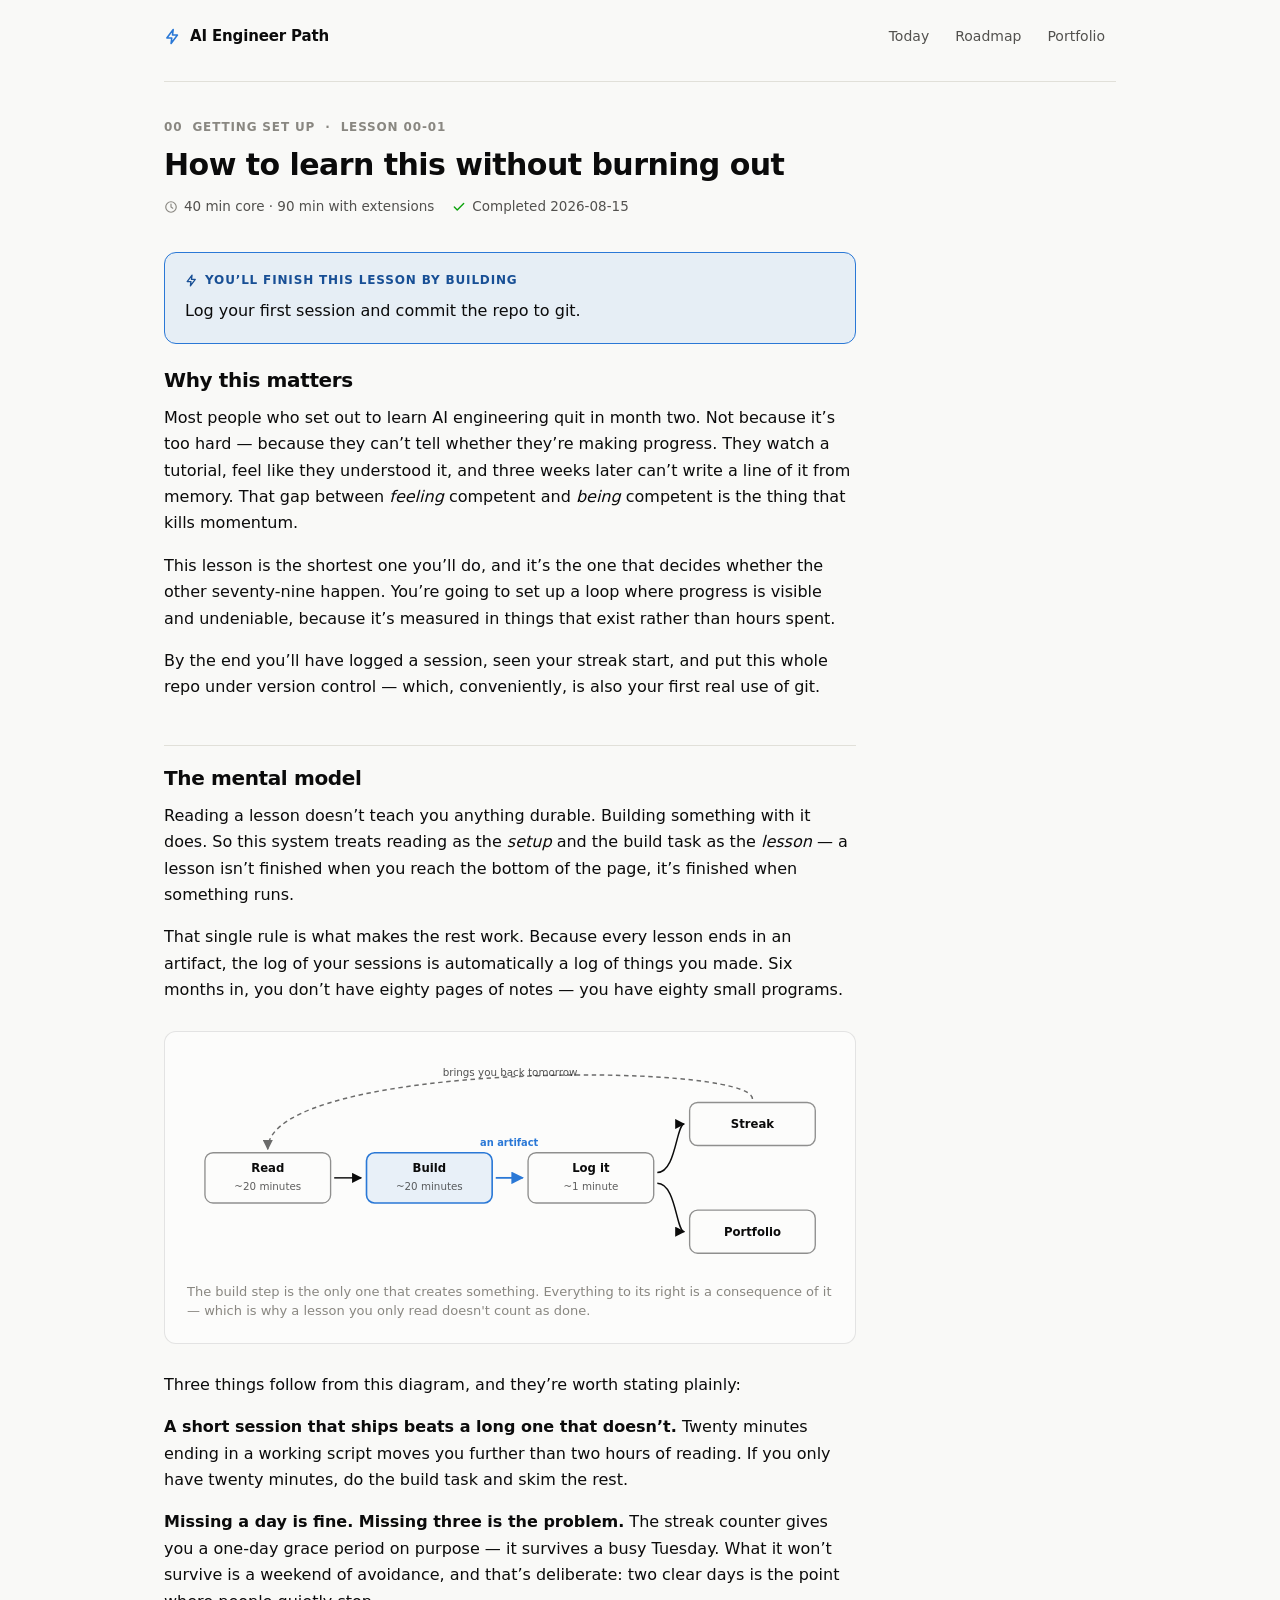
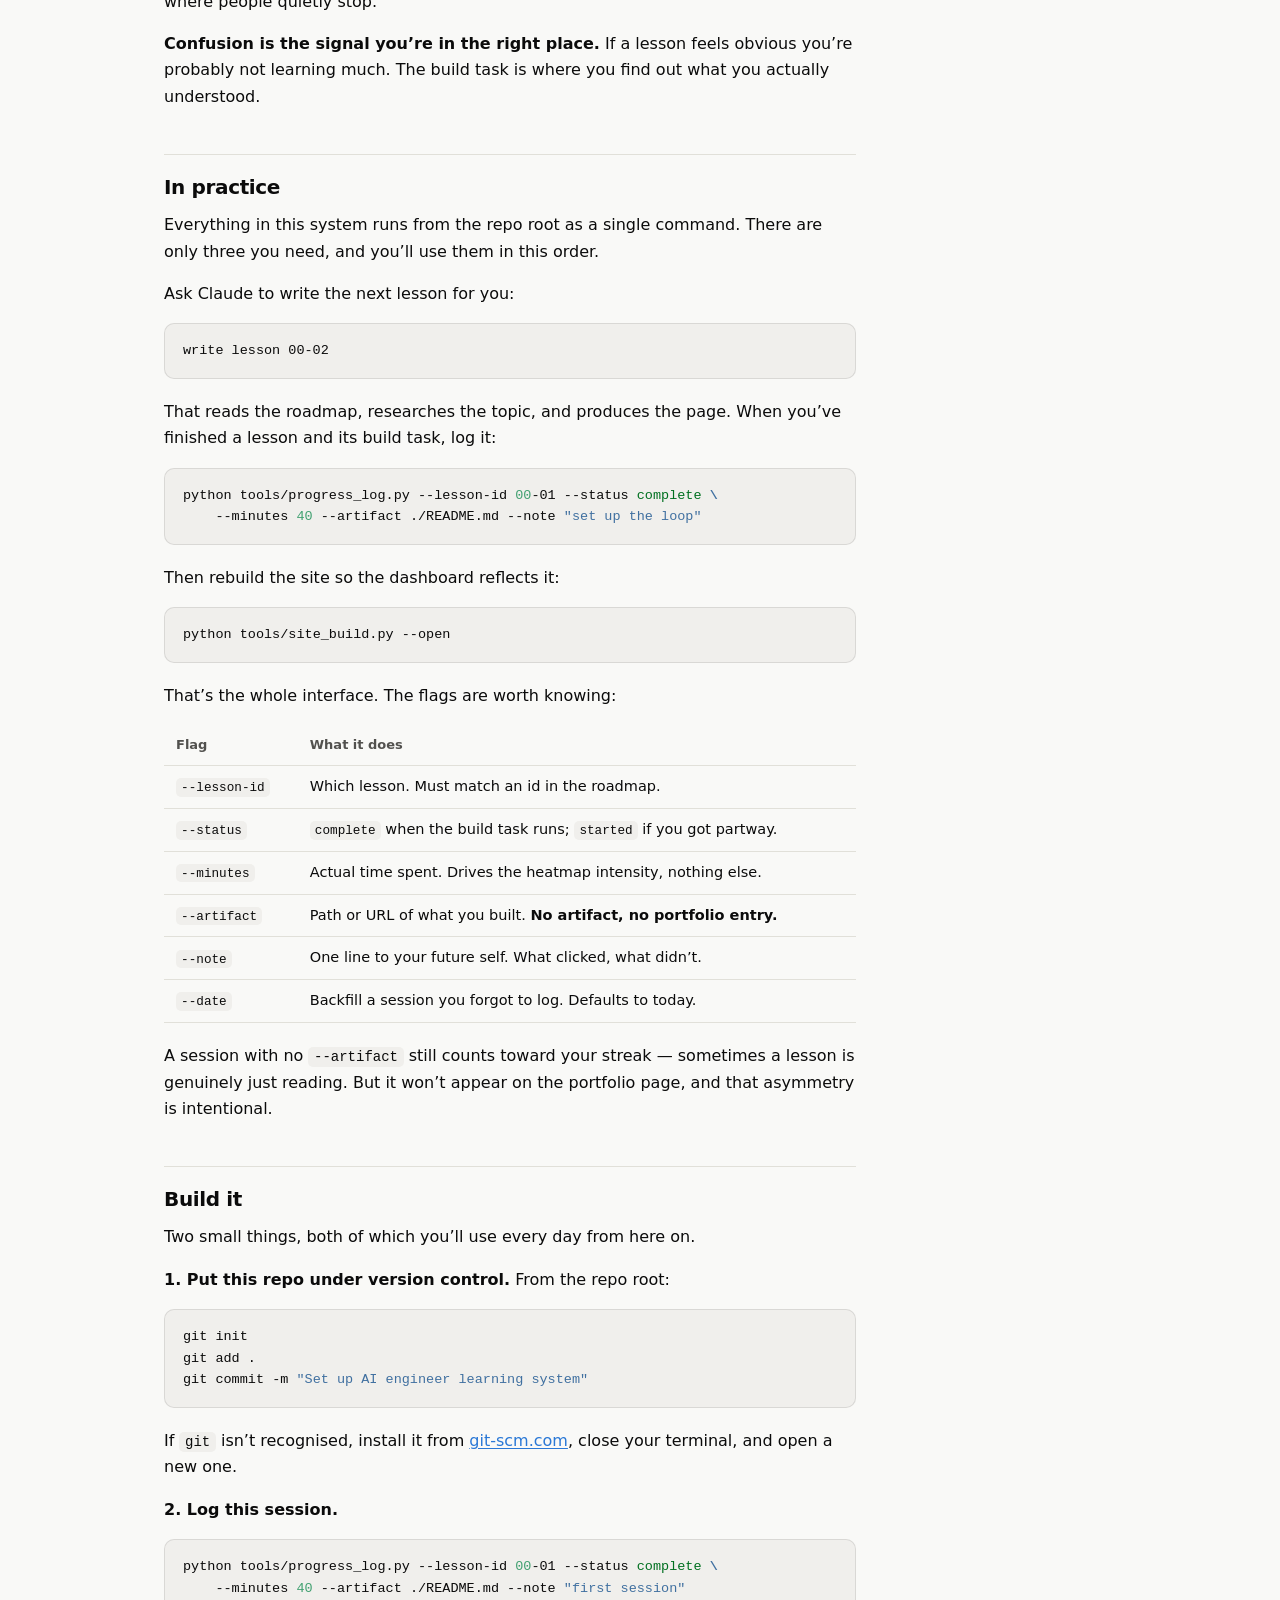
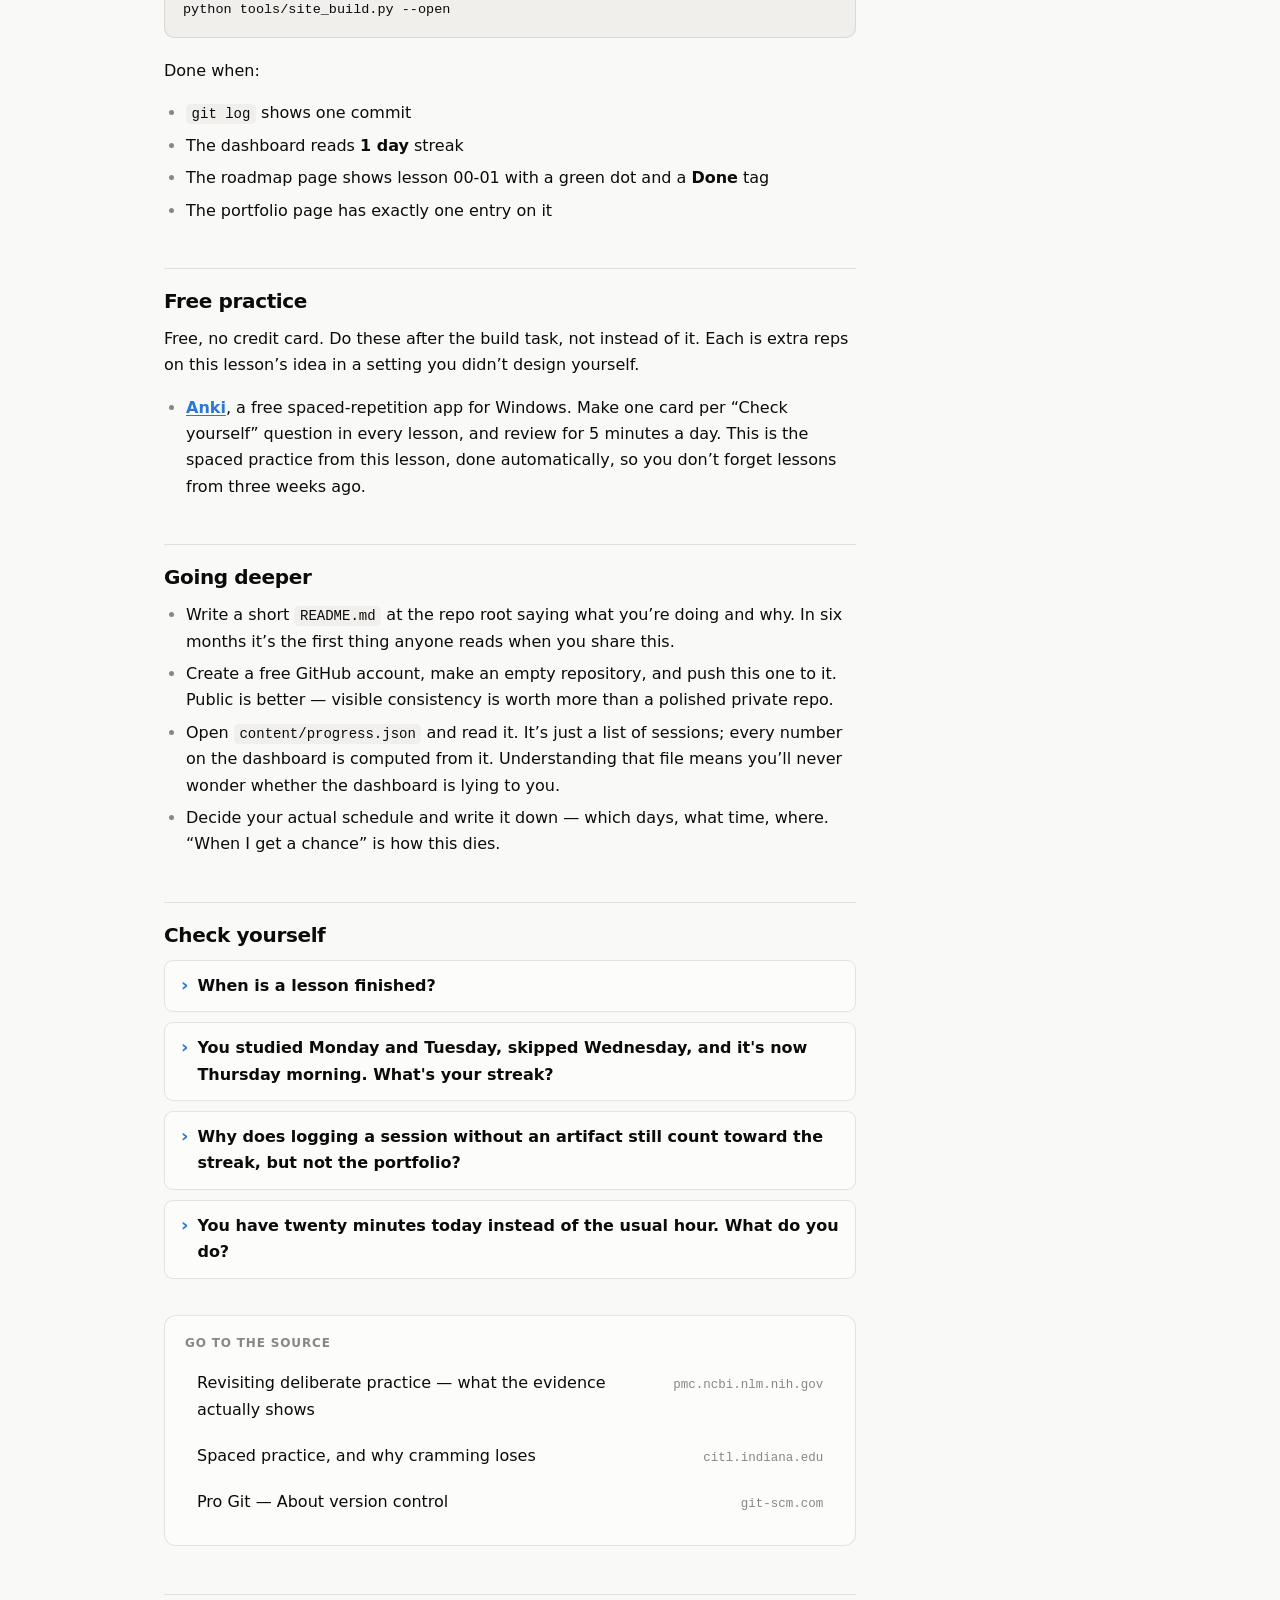
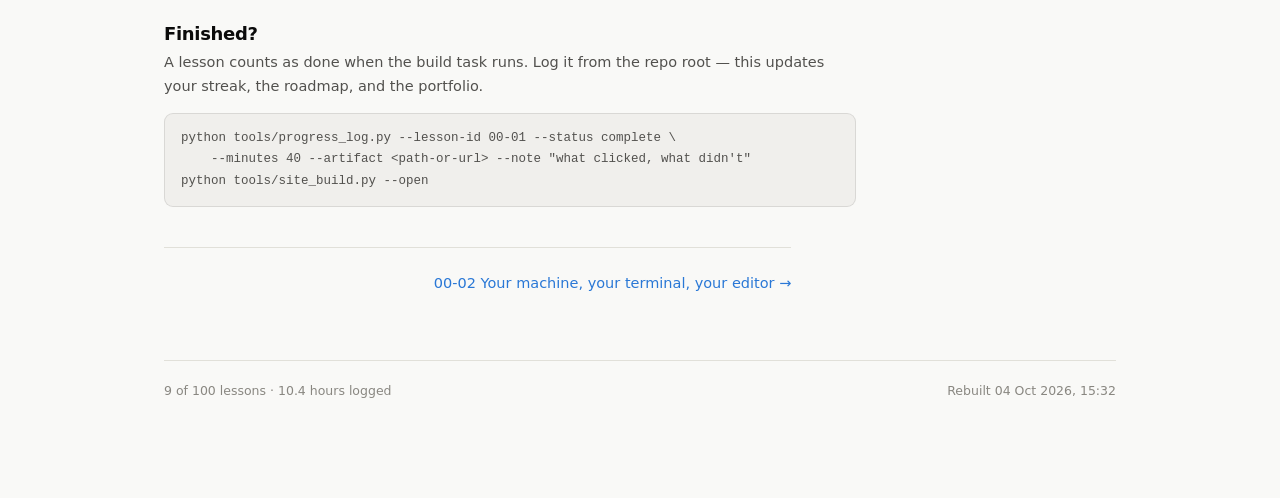
<file: docs/lessons/00-01-how-to-learn-this-without-burning-out.html>
<!doctype html>
<html lang="en">
<head>
<meta charset="utf-8">
<meta name="viewport" content="width=device-width, initial-scale=1">
<title>How to learn this without burning out &middot; AI Engineer Path</title>
<link rel="stylesheet" href="../assets/app.css">
<link rel="stylesheet" href="../assets/code.css">
<link rel="icon" href="data:image/svg+xml,<svg xmlns='http://www.w3.org/2000/svg' viewBox='0 0 100 100'><text y='.9em' font-size='90'>&#9889;</text></svg>">
</head>
<body>
<div class="shell">

  <header class="topbar">
    <a class="topbar__mark" href="../index.html">
      <svg width="17" height="17" viewBox="0 0 24 24" fill="none" stroke="currentColor" stroke-width="2.2" stroke-linecap="round" stroke-linejoin="round" aria-hidden="true">
        <path d="M13 2 4 14h7l-1 8 9-12h-7l1-8Z"/>
      </svg>
      AI Engineer Path
    </a>
    <nav>
      <a href="../index.html">Today</a>
      <a href="../roadmap.html">Roadmap</a>
      <a href="../portfolio.html">Portfolio</a>
    </nav>
  </header>

  <main>

<article class="lesson">

  <div class="lesson__head">
    <p class="eyebrow"><a href="../roadmap.html" style="color:inherit;text-decoration:none">00 &nbsp;Getting set up</a> &nbsp;&middot;&nbsp; Lesson 00-01</p>
    <h1>How to learn this without burning out</h1>
    <div class="lesson__meta">
      <span>
        <svg width="14" height="14" viewBox="0 0 24 24" fill="none" stroke="currentColor" stroke-width="2" stroke-linecap="round" aria-hidden="true"><circle cx="12" cy="12" r="9"/><path d="M12 7v5l3 2"/></svg>
        40 min core &middot; 90 min with extensions      </span>
      <span>
        <svg width="14" height="14" viewBox="0 0 24 24" fill="none" stroke="#0ca30c" stroke-width="2.4" stroke-linecap="round" stroke-linejoin="round" aria-hidden="true"><path d="m4 12 5 5L20 6"/></svg>
        Completed 2026-08-15
      </span>
    </div>
  </div>

  <div class="callout callout--build">
    <div class="callout__label">
      <svg width="13" height="13" viewBox="0 0 24 24" fill="none" stroke="currentColor" stroke-width="2.4" stroke-linecap="round" stroke-linejoin="round" aria-hidden="true"><path d="M13 2 4 14h7l-1 8 9-12h-7l1-8Z"/></svg>
      You&rsquo;ll finish this lesson by building
    </div>
    <p style="margin:0">Log your first session and commit the repo to git.</p>
  </div>

  <div class="prose">
<h2>Why this matters</h2>
<p>Most people who set out to learn AI engineering quit in month two. Not because it&rsquo;s
too hard — because they can&rsquo;t tell whether they&rsquo;re making progress. They watch a
tutorial, feel like they understood it, and three weeks later can&rsquo;t write a line of
it from memory. That gap between <em>feeling</em> competent and <em>being</em> competent is the
thing that kills momentum.</p>
<p>This lesson is the shortest one you&rsquo;ll do, and it&rsquo;s the one that decides whether the
other seventy-nine happen. You&rsquo;re going to set up a loop where progress is visible
and undeniable, because it&rsquo;s measured in things that exist rather than hours spent.</p>
<p>By the end you&rsquo;ll have logged a session, seen your streak start, and put this whole
repo under version control — which, conveniently, is also your first real use of git.</p>
<h2>The mental model</h2>
<p>Reading a lesson doesn&rsquo;t teach you anything durable. Building something with it does.
So this system treats reading as the <em>setup</em> and the build task as the <em>lesson</em> — a
lesson isn&rsquo;t finished when you reach the bottom of the page, it&rsquo;s finished when
something runs.</p>
<p>That single rule is what makes the rest work. Because every lesson ends in an
artifact, the log of your sessions is automatically a log of things you made. Six
months in, you don&rsquo;t have eighty pages of notes — you have eighty small programs.</p>
<figure class="figure">
<svg viewBox="0 0 720 240" role="img" aria-label="The study loop: reading feeds a build task, which produces an artifact; logging it advances both a streak and a portfolio, and the streak is what brings you back tomorrow.">
  <defs>
    <marker id="ar" viewBox="0 0 10 10" refX="9" refY="5" markerWidth="7" markerHeight="7" orient="auto-start-reverse">
      <path d="M0 0 L10 5 L0 10 z" fill="currentColor"/>
    </marker>
    <marker id="ar-a" viewBox="0 0 10 10" refX="9" refY="5" markerWidth="7" markerHeight="7" orient="auto-start-reverse">
      <path d="M0 0 L10 5 L0 10 z" fill="var(--accent)"/>
    </marker>
  </defs>

  <g font-family="system-ui, sans-serif" font-size="13" fill="currentColor">


    <rect x="20"  y="110" width="140" height="56" rx="9" fill="none" stroke="currentColor" stroke-width="1.5" opacity="0.45"/>
    <text x="90"  y="132" text-anchor="middle" font-weight="600">Read</text>
    <text x="90"  y="151" text-anchor="middle" font-size="11.5" opacity="0.65">~20 minutes</text>

    <rect x="200" y="110" width="140" height="56" rx="9" fill="var(--accent-tint)" stroke="var(--accent)" stroke-width="1.8"/>
    <text x="270" y="132" text-anchor="middle" font-weight="600">Build</text>
    <text x="270" y="151" text-anchor="middle" font-size="11.5" opacity="0.65">~20 minutes</text>

    <rect x="380" y="110" width="140" height="56" rx="9" fill="none" stroke="currentColor" stroke-width="1.5" opacity="0.45"/>
    <text x="450" y="132" text-anchor="middle" font-weight="600">Log it</text>
    <text x="450" y="151" text-anchor="middle" font-size="11.5" opacity="0.65">~1 minute</text>


    <rect x="560" y="54"  width="140" height="48" rx="9" fill="none" stroke="currentColor" stroke-width="1.5" opacity="0.45"/>
    <text x="630" y="83"  text-anchor="middle" font-weight="600">Streak</text>

    <rect x="560" y="174" width="140" height="48" rx="9" fill="none" stroke="currentColor" stroke-width="1.5" opacity="0.45"/>
    <text x="630" y="203" text-anchor="middle" font-weight="600">Portfolio</text>


    <line x1="164" y1="138" x2="194" y2="138" stroke="currentColor" stroke-width="1.6" marker-end="url(#ar)"/>
    <line x1="344" y1="138" x2="374" y2="138" stroke="var(--accent)" stroke-width="2" marker-end="url(#ar-a)"/>
    <text x="359" y="103" text-anchor="middle" font-size="11" fill="var(--accent)" font-weight="600">an artifact</text>

    <path d="M524 132 C 545 132, 545 78, 554 78" fill="none" stroke="currentColor" stroke-width="1.6" marker-end="url(#ar)"/>
    <path d="M524 144 C 545 144, 545 198, 554 198" fill="none" stroke="currentColor" stroke-width="1.6" marker-end="url(#ar)"/>


    <path d="M630 50 C 630 8, 90 8, 90 106" fill="none" stroke="currentColor" stroke-width="1.6"
          stroke-dasharray="5 4" opacity="0.6" marker-end="url(#ar)"/>
    <text x="360" y="24" text-anchor="middle" font-size="11.5" opacity="0.7">brings you back tomorrow</text>

  </g>
</svg>
<figcaption>The build step is the only one that creates something. Everything to its right is
a consequence of it — which is why a lesson you only read doesn't count as done.</figcaption>
</figure>

<p>Three things follow from this diagram, and they&rsquo;re worth stating plainly:</p>
<p><strong>A short session that ships beats a long one that doesn&rsquo;t.</strong> Twenty minutes ending in
a working script moves you further than two hours of reading. If you only have twenty
minutes, do the build task and skim the rest.</p>
<p><strong>Missing a day is fine. Missing three is the problem.</strong> The streak counter gives you a
one-day grace period on purpose — it survives a busy Tuesday. What it won&rsquo;t survive is
a weekend of avoidance, and that&rsquo;s deliberate: two clear days is the point where people
quietly stop.</p>
<p><strong>Confusion is the signal you&rsquo;re in the right place.</strong> If a lesson feels obvious you&rsquo;re
probably not learning much. The build task is where you find out what you actually
understood.</p>
<h2>In practice</h2>
<p>Everything in this system runs from the repo root as a single command. There are only
three you need, and you&rsquo;ll use them in this order.</p>
<p>Ask Claude to write the next lesson for you:</p>
<div class="codehilite"><pre><span></span><code>write lesson 00-02
</code></pre></div>

<p>That reads the roadmap, researches the topic, and produces the page. When you&rsquo;ve
finished a lesson and its build task, log it:</p>
<div class="codehilite"><pre><span></span><code>python<span class="w"> </span>tools/progress_log.py<span class="w"> </span>--lesson-id<span class="w"> </span><span class="m">00</span>-01<span class="w"> </span>--status<span class="w"> </span><span class="nb">complete</span><span class="w"> </span><span class="se">\</span>
<span class="w">    </span>--minutes<span class="w"> </span><span class="m">40</span><span class="w"> </span>--artifact<span class="w"> </span>./README.md<span class="w"> </span>--note<span class="w"> </span><span class="s2">"set up the loop"</span>
</code></pre></div>

<p>Then rebuild the site so the dashboard reflects it:</p>
<div class="codehilite"><pre><span></span><code>python<span class="w"> </span>tools/site_build.py<span class="w"> </span>--open
</code></pre></div>

<p>That&rsquo;s the whole interface. The flags are worth knowing:</p>
<div class="table-scroll"><table>
<thead>
<tr>
<th>Flag</th>
<th>What it does</th>
</tr>
</thead>
<tbody>
<tr>
<td><code>--lesson-id</code></td>
<td>Which lesson. Must match an id in the roadmap.</td>
</tr>
<tr>
<td><code>--status</code></td>
<td><code>complete</code> when the build task runs; <code>started</code> if you got partway.</td>
</tr>
<tr>
<td><code>--minutes</code></td>
<td>Actual time spent. Drives the heatmap intensity, nothing else.</td>
</tr>
<tr>
<td><code>--artifact</code></td>
<td>Path or URL of what you built. <strong>No artifact, no portfolio entry.</strong></td>
</tr>
<tr>
<td><code>--note</code></td>
<td>One line to your future self. What clicked, what didn&rsquo;t.</td>
</tr>
<tr>
<td><code>--date</code></td>
<td>Backfill a session you forgot to log. Defaults to today.</td>
</tr>
</tbody>
</table></div>
<p>A session with no <code>--artifact</code> still counts toward your streak — sometimes a lesson
is genuinely just reading. But it won&rsquo;t appear on the portfolio page, and that
asymmetry is intentional.</p>
<h2>Build it</h2>
<p>Two small things, both of which you&rsquo;ll use every day from here on.</p>
<p><strong>1. Put this repo under version control.</strong> From the repo root:</p>
<div class="codehilite"><pre><span></span><code>git<span class="w"> </span>init
git<span class="w"> </span>add<span class="w"> </span>.
git<span class="w"> </span>commit<span class="w"> </span>-m<span class="w"> </span><span class="s2">"Set up AI engineer learning system"</span>
</code></pre></div>

<p>If <code>git</code> isn&rsquo;t recognised, install it from <a href="https://git-scm.com/downloads">git-scm.com</a>,
close your terminal, and open a new one.</p>
<p><strong>2. Log this session.</strong></p>
<div class="codehilite"><pre><span></span><code>python<span class="w"> </span>tools/progress_log.py<span class="w"> </span>--lesson-id<span class="w"> </span><span class="m">00</span>-01<span class="w"> </span>--status<span class="w"> </span><span class="nb">complete</span><span class="w"> </span><span class="se">\</span>
<span class="w">    </span>--minutes<span class="w"> </span><span class="m">40</span><span class="w"> </span>--artifact<span class="w"> </span>./README.md<span class="w"> </span>--note<span class="w"> </span><span class="s2">"first session"</span>
python<span class="w"> </span>tools/site_build.py<span class="w"> </span>--open
</code></pre></div>

<p>Done when:</p>
<ul>
<li><code>git log</code> shows one commit</li>
<li>The dashboard reads <strong>1 day</strong> streak</li>
<li>The roadmap page shows lesson 00-01 with a green dot and a <strong>Done</strong> tag</li>
<li>The portfolio page has exactly one entry on it</li>
</ul>
<h2>Free practice</h2>
<p>Free, no credit card. Do these after the build task, not instead of it. Each is extra reps on this lesson&rsquo;s idea in a setting you didn&rsquo;t design yourself.</p>
<ul>
<li><strong><a href="https://apps.ankiweb.net/">Anki</a></strong>, a free spaced-repetition app for Windows. Make one card per
  &ldquo;Check yourself&rdquo; question in every lesson, and review for 5 minutes a day. This is the
  spaced practice from this lesson, done automatically, so you don&rsquo;t forget lessons from three weeks ago.</li>
</ul>
<h2>Going deeper</h2>
<ul>
<li>Write a short <code>README.md</code> at the repo root saying what you&rsquo;re doing and why. In six
  months it&rsquo;s the first thing anyone reads when you share this.</li>
<li>Create a free GitHub account, make an empty repository, and push this one to it.
  Public is better — visible consistency is worth more than a polished private repo.</li>
<li>Open <code>content/progress.json</code> and read it. It&rsquo;s just a list of sessions; every number
  on the dashboard is computed from it. Understanding that file means you&rsquo;ll never
  wonder whether the dashboard is lying to you.</li>
<li>Decide your actual schedule and write it down — which days, what time, where. &ldquo;When I
  get a chance&rdquo; is how this dies.</li>
</ul>
<h2>Check yourself</h2>
<details>
<summary>When is a lesson finished?</summary>
<p>When the build task runs — not when you reach the bottom of the page. Reading is the
setup; the artifact is the evidence.</p>
</details>
<details>
<summary>You studied Monday and Tuesday, skipped Wednesday, and it's now Thursday morning. What's your streak?</summary>
<p>Two. The current streak survives one clear day, so Monday–Tuesday still counts on
Thursday morning. If you don&rsquo;t log anything Thursday either, it resets to zero.</p>
</details>
<details>
<summary>Why does logging a session without an artifact still count toward the streak, but not the portfolio?</summary>
<p>Because they measure different things. The streak measures showing up, which is a
habit. The portfolio measures what you can prove you built, which is a skill. Keeping
them separate means you can have an honest reading day without inflating your
evidence.</p>
</details>
<details>
<summary>You have twenty minutes today instead of the usual hour. What do you do?</summary>
<p>The build task, and skim the rest. A short session that produces something beats a
long one that produces nothing — and it keeps the streak alive.</p>
</details>
  </div>

  <div class="callout" style="margin-top:36px">
    <div class="callout__label">Go to the source</div>
    <ul class="reslist">
      <li><a href="https://pmc.ncbi.nlm.nih.gov/articles/PMC6731745/"><span class="t">Revisiting deliberate practice — what the evidence actually shows</span><span class="d">pmc.ncbi.nlm.nih.gov</span></a></li>
      <li><a href="https://citl.indiana.edu/teaching-resources/evidence-based/spaced-practice.html"><span class="t">Spaced practice, and why cramming loses</span><span class="d">citl.indiana.edu</span></a></li>
      <li><a href="https://git-scm.com/book/en/v2/Getting-Started-About-Version-Control"><span class="t">Pro Git — About version control</span><span class="d">git-scm.com</span></a></li>
    </ul>
  </div>

  <div class="finish">
    <h2>Finished?</h2>
    <p>A lesson counts as done when the build task runs. Log it from the repo root &mdash; this updates your streak, the roadmap, and the portfolio.</p>
    <div class="cmd">python tools/progress_log.py --lesson-id 00-01 --status complete \
    --minutes 40 --artifact &lt;path-or-url&gt; --note "what clicked, what didn't"
python tools/site_build.py --open</div>
  </div>

  <nav class="pager">
    <span></span>
    <span><a href="00-02-your-machine-your-terminal-your-editor.html">00-02 Your machine, your terminal, your editor &rarr;</a></span>
  </nav>

</article>

  </main>

  <footer class="sitefoot">
    <span>9 of 100 lessons &middot; 10.4 hours logged</span>
    <span>Rebuilt 04 Oct 2026, 15:32</span>
  </footer>

</div>
</body>
</html>
</file>
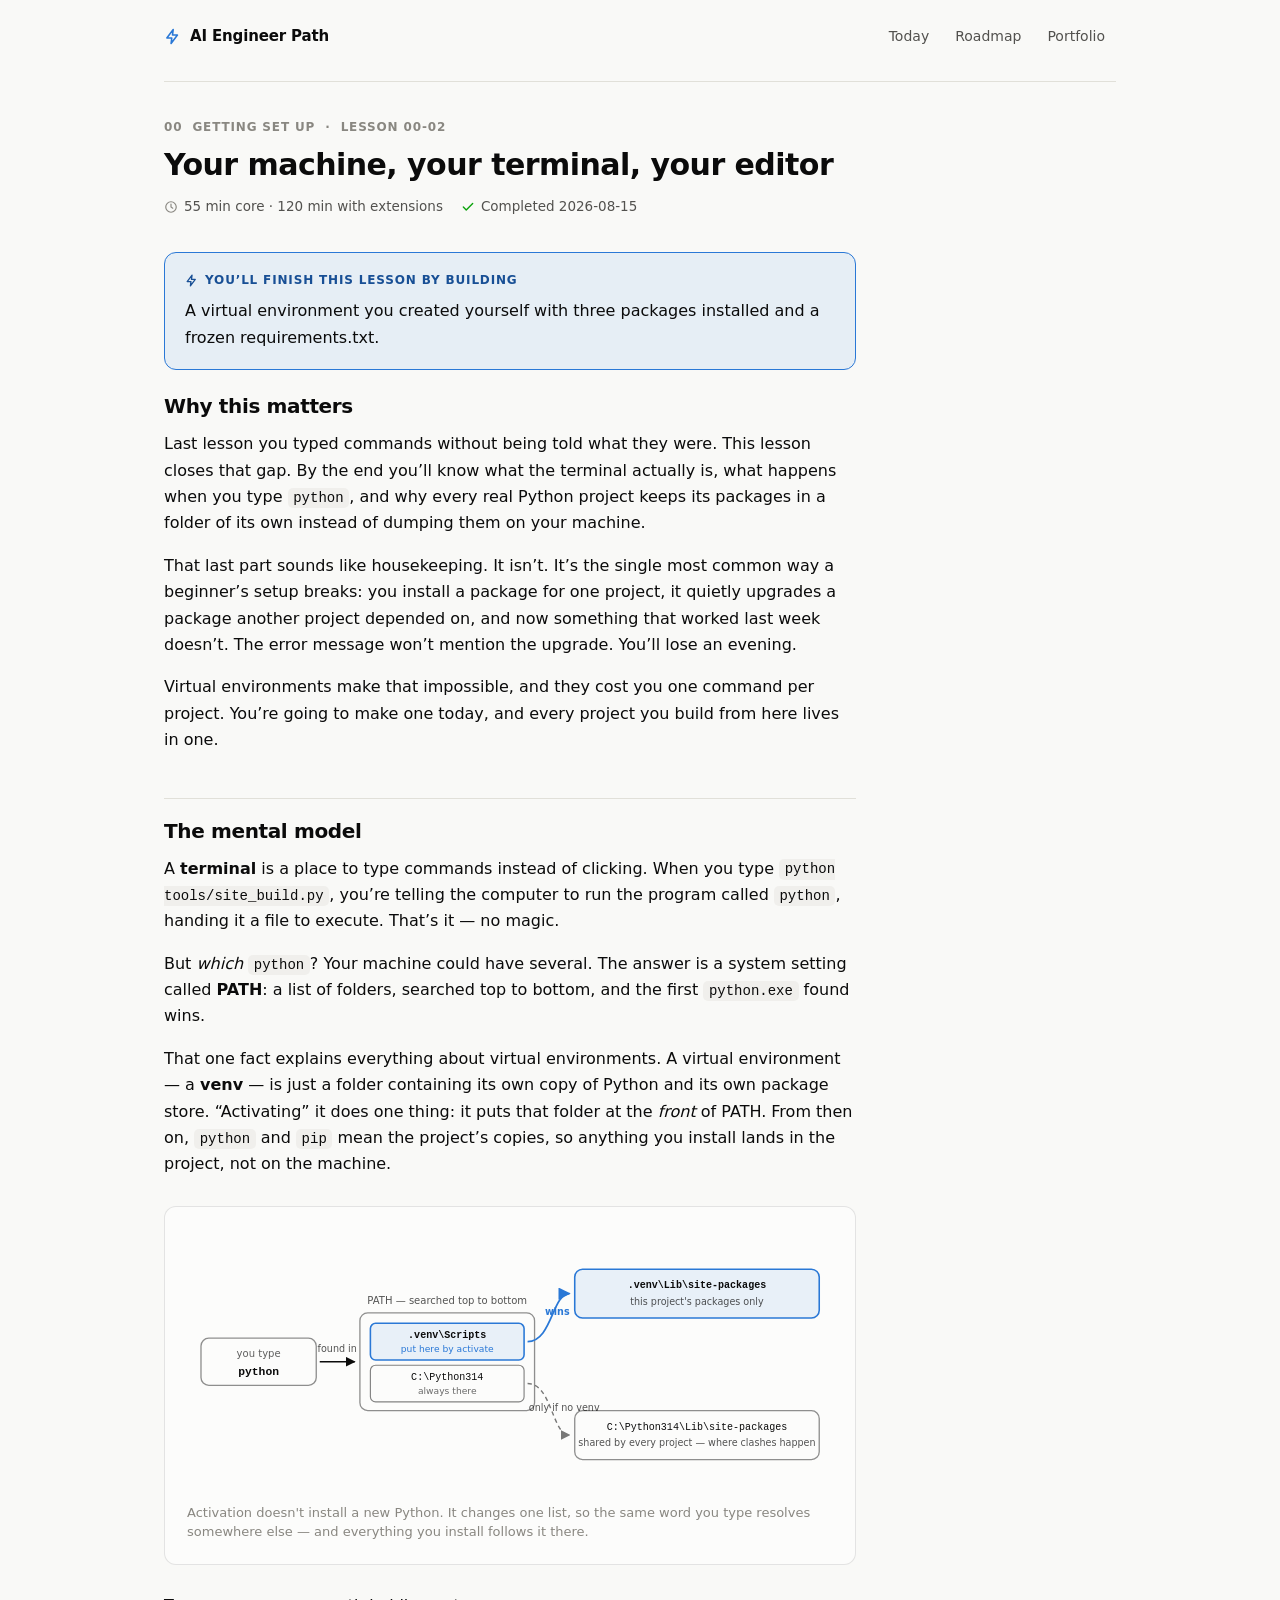
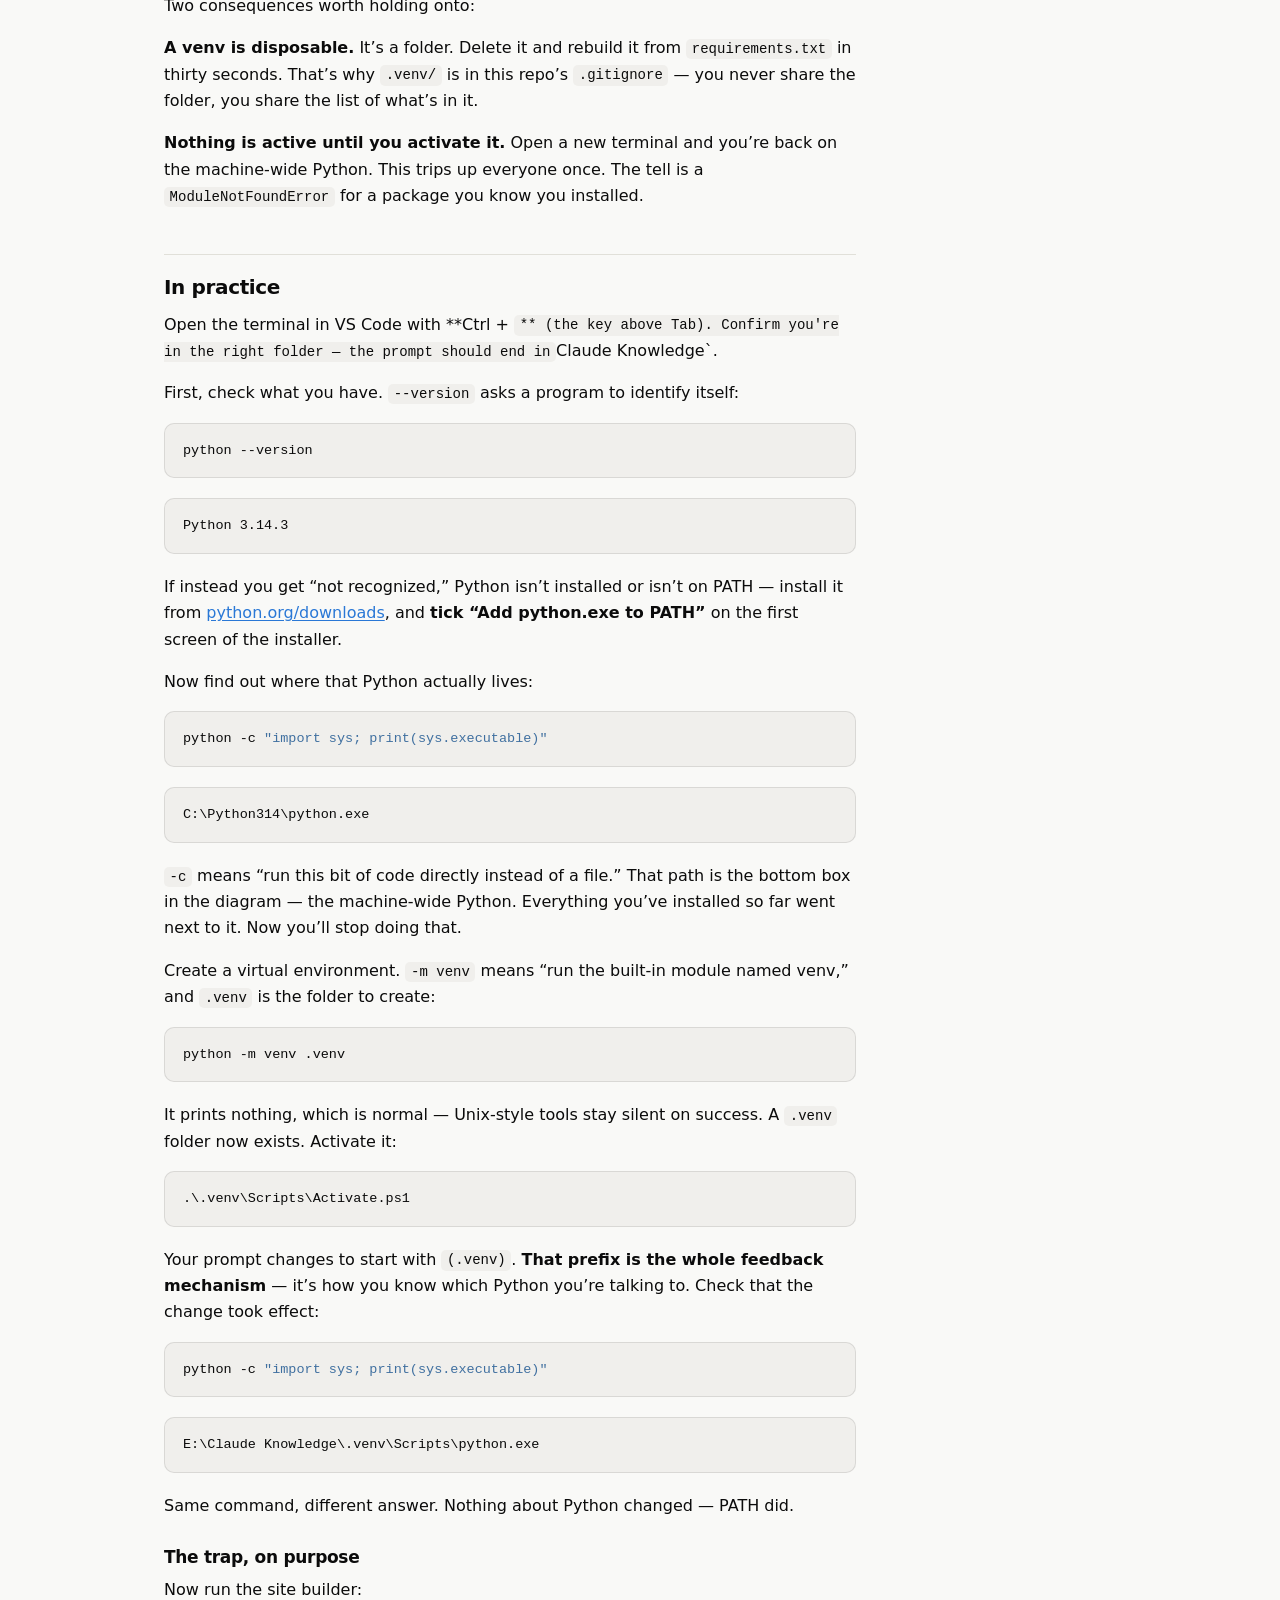
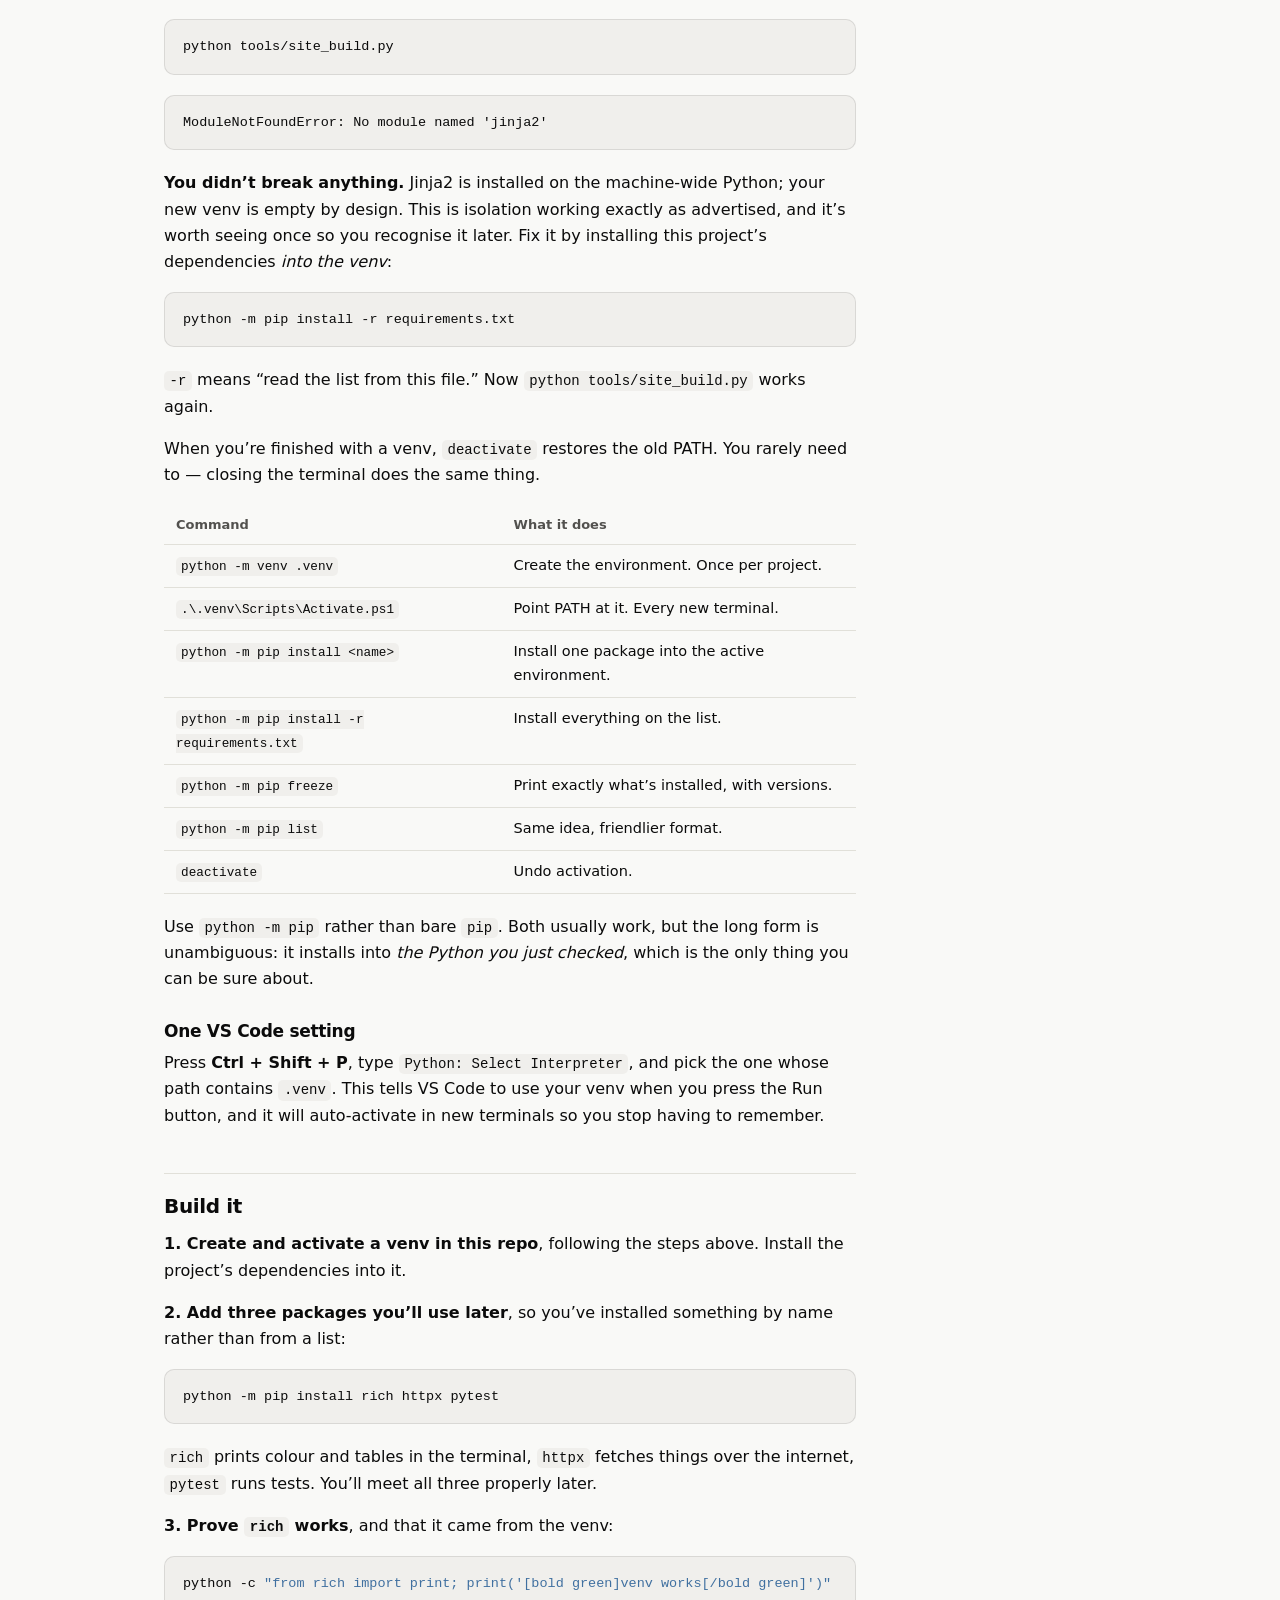
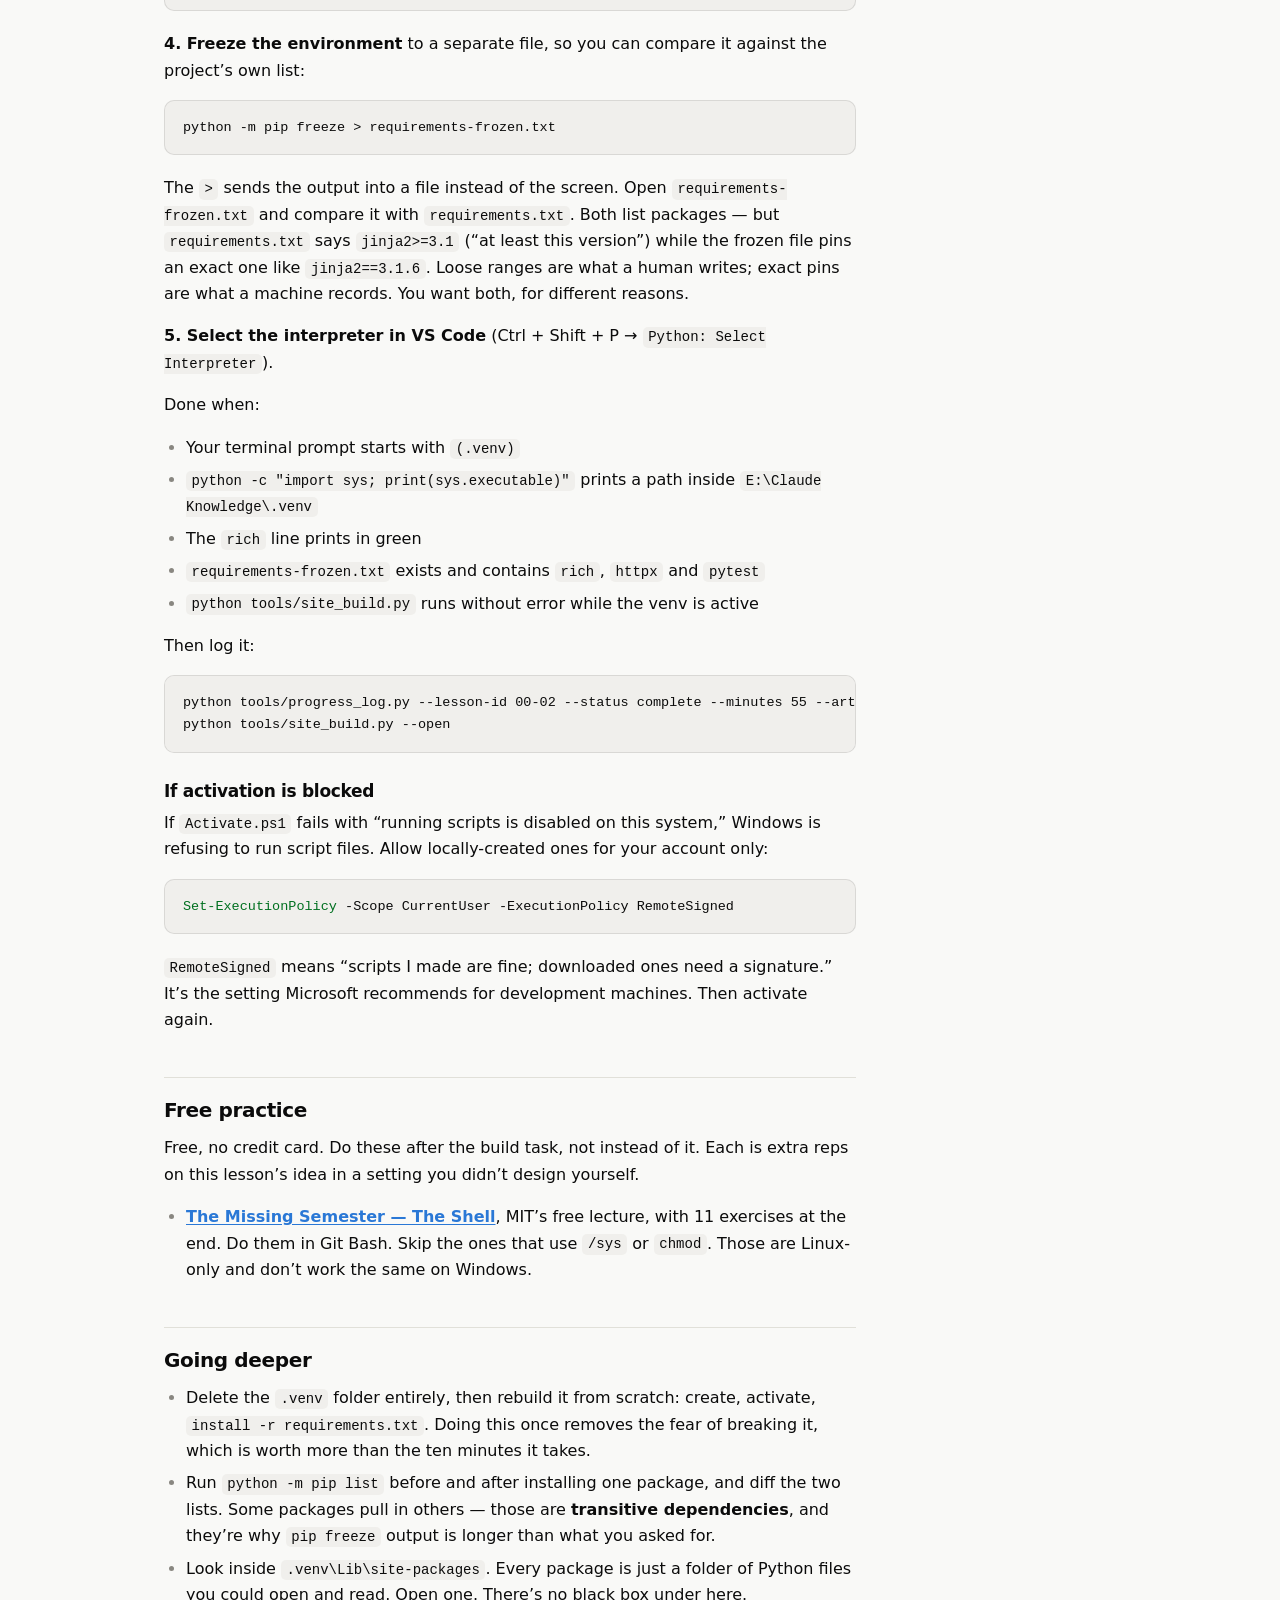
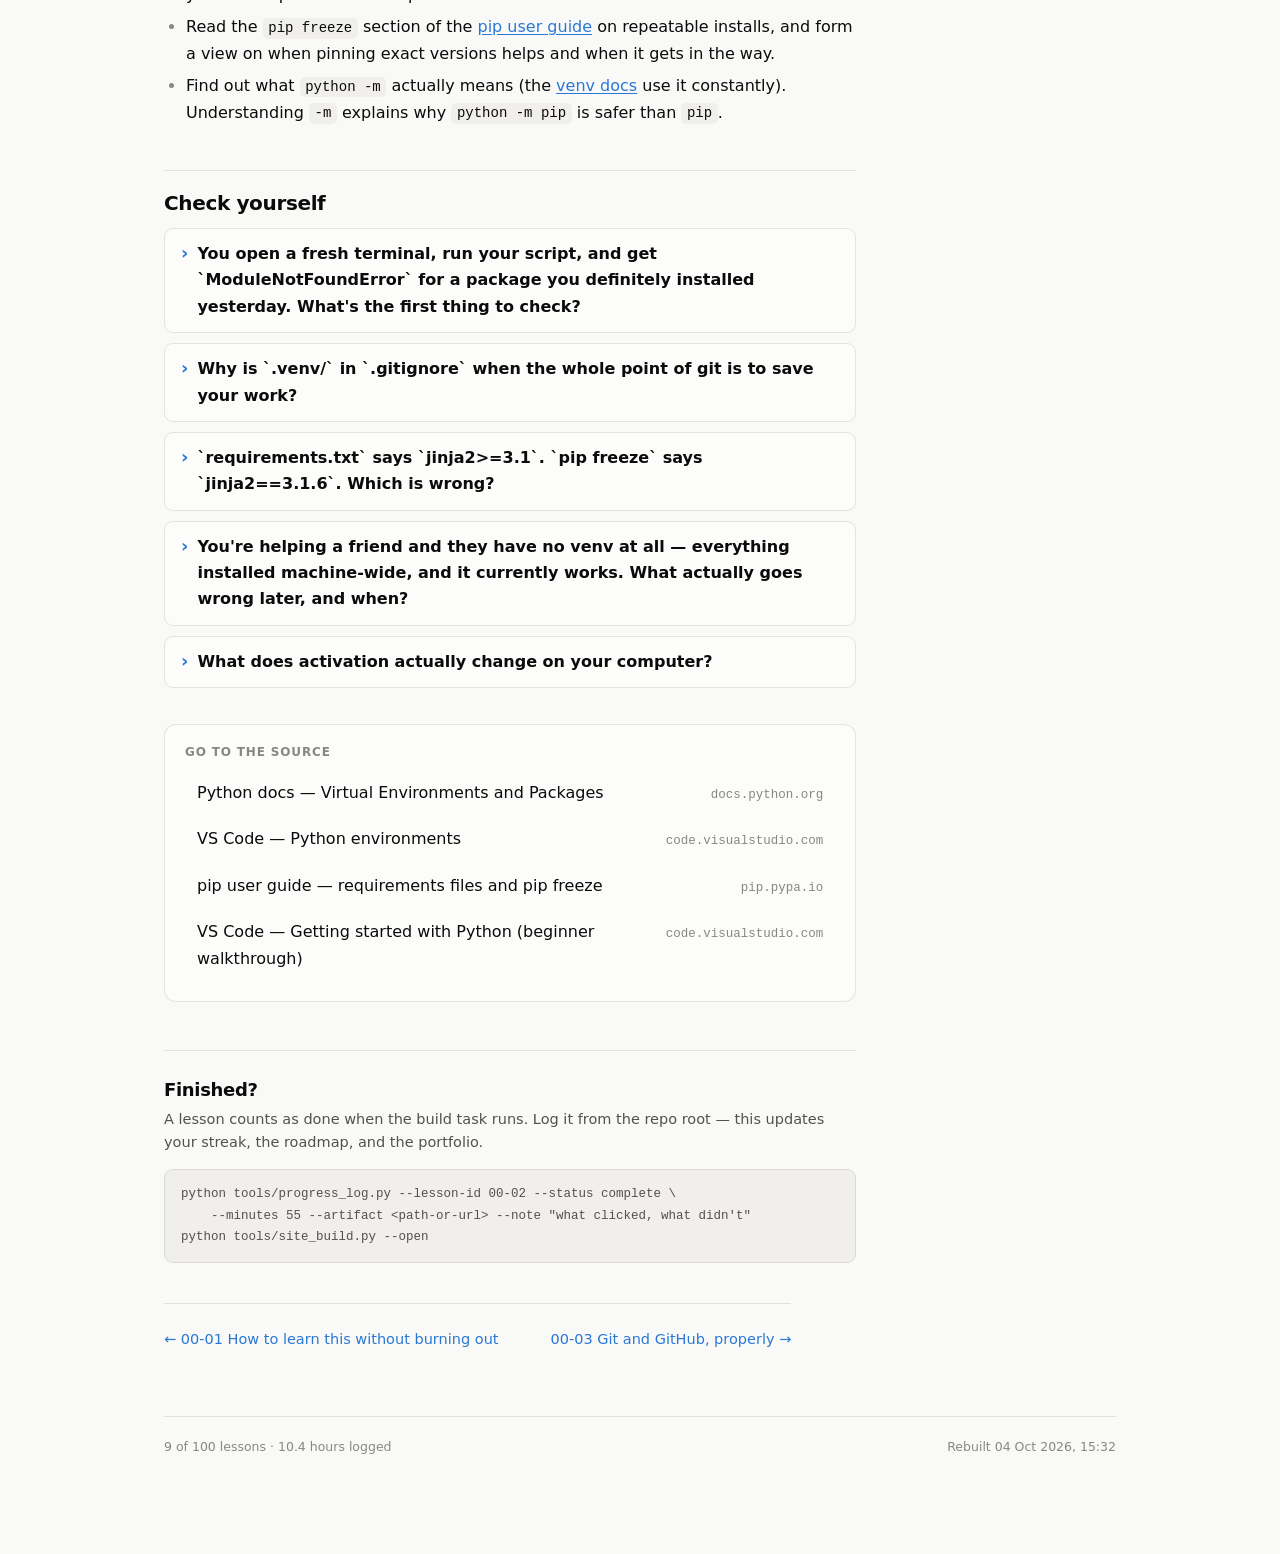
<file: docs/lessons/00-02-your-machine-your-terminal-your-editor.html>
<!doctype html>
<html lang="en">
<head>
<meta charset="utf-8">
<meta name="viewport" content="width=device-width, initial-scale=1">
<title>Your machine, your terminal, your editor &middot; AI Engineer Path</title>
<link rel="stylesheet" href="../assets/app.css">
<link rel="stylesheet" href="../assets/code.css">
<link rel="icon" href="data:image/svg+xml,<svg xmlns='http://www.w3.org/2000/svg' viewBox='0 0 100 100'><text y='.9em' font-size='90'>&#9889;</text></svg>">
</head>
<body>
<div class="shell">

  <header class="topbar">
    <a class="topbar__mark" href="../index.html">
      <svg width="17" height="17" viewBox="0 0 24 24" fill="none" stroke="currentColor" stroke-width="2.2" stroke-linecap="round" stroke-linejoin="round" aria-hidden="true">
        <path d="M13 2 4 14h7l-1 8 9-12h-7l1-8Z"/>
      </svg>
      AI Engineer Path
    </a>
    <nav>
      <a href="../index.html">Today</a>
      <a href="../roadmap.html">Roadmap</a>
      <a href="../portfolio.html">Portfolio</a>
    </nav>
  </header>

  <main>

<article class="lesson">

  <div class="lesson__head">
    <p class="eyebrow"><a href="../roadmap.html" style="color:inherit;text-decoration:none">00 &nbsp;Getting set up</a> &nbsp;&middot;&nbsp; Lesson 00-02</p>
    <h1>Your machine, your terminal, your editor</h1>
    <div class="lesson__meta">
      <span>
        <svg width="14" height="14" viewBox="0 0 24 24" fill="none" stroke="currentColor" stroke-width="2" stroke-linecap="round" aria-hidden="true"><circle cx="12" cy="12" r="9"/><path d="M12 7v5l3 2"/></svg>
        55 min core &middot; 120 min with extensions      </span>
      <span>
        <svg width="14" height="14" viewBox="0 0 24 24" fill="none" stroke="#0ca30c" stroke-width="2.4" stroke-linecap="round" stroke-linejoin="round" aria-hidden="true"><path d="m4 12 5 5L20 6"/></svg>
        Completed 2026-08-15
      </span>
    </div>
  </div>

  <div class="callout callout--build">
    <div class="callout__label">
      <svg width="13" height="13" viewBox="0 0 24 24" fill="none" stroke="currentColor" stroke-width="2.4" stroke-linecap="round" stroke-linejoin="round" aria-hidden="true"><path d="M13 2 4 14h7l-1 8 9-12h-7l1-8Z"/></svg>
      You&rsquo;ll finish this lesson by building
    </div>
    <p style="margin:0">A virtual environment you created yourself with three packages installed and a frozen requirements.txt.</p>
  </div>

  <div class="prose">
<h2>Why this matters</h2>
<p>Last lesson you typed commands without being told what they were. This lesson closes
that gap. By the end you&rsquo;ll know what the terminal actually is, what happens when you
type <code>python</code>, and why every real Python project keeps its packages in a folder of its
own instead of dumping them on your machine.</p>
<p>That last part sounds like housekeeping. It isn&rsquo;t. It&rsquo;s the single most common way a
beginner&rsquo;s setup breaks: you install a package for one project, it quietly upgrades a
package another project depended on, and now something that worked last week doesn&rsquo;t.
The error message won&rsquo;t mention the upgrade. You&rsquo;ll lose an evening.</p>
<p>Virtual environments make that impossible, and they cost you one command per project.
You&rsquo;re going to make one today, and every project you build from here lives in one.</p>
<h2>The mental model</h2>
<p>A <strong>terminal</strong> is a place to type commands instead of clicking. When you type
<code>python tools/site_build.py</code>, you&rsquo;re telling the computer to run the program called
<code>python</code>, handing it a file to execute. That&rsquo;s it — no magic.</p>
<p>But <em>which</em> <code>python</code>? Your machine could have several. The answer is a system setting
called <strong>PATH</strong>: a list of folders, searched top to bottom, and the first <code>python.exe</code>
found wins.</p>
<p>That one fact explains everything about virtual environments. A virtual environment —
a <strong>venv</strong> — is just a folder containing its own copy of Python and its own package
store. &ldquo;Activating&rdquo; it does one thing: it puts that folder at the <em>front</em> of PATH. From
then on, <code>python</code> and <code>pip</code> mean the project&rsquo;s copies, so anything you install lands in
the project, not on the machine.</p>
<figure class="figure">
<svg viewBox="0 0 740 300" role="img" aria-label="Typing python is resolved through the PATH list, searched top to bottom. Activating a virtual environment inserts the project's Scripts folder at the top of PATH, so python resolves to the project's own interpreter and its own package store instead of the machine-wide one.">
  <defs>
    <marker id="p-ar" viewBox="0 0 10 10" refX="9" refY="5" markerWidth="7" markerHeight="7" orient="auto-start-reverse">
      <path d="M0 0 L10 5 L0 10 z" fill="currentColor"/>
    </marker>
    <marker id="p-ar-a" viewBox="0 0 10 10" refX="9" refY="5" markerWidth="7" markerHeight="7" orient="auto-start-reverse">
      <path d="M0 0 L10 5 L0 10 z" fill="var(--accent)"/>
    </marker>
  </defs>

  <g font-family="system-ui, sans-serif" font-size="13" fill="currentColor">


    <rect x="16" y="125" width="132" height="54" rx="9" fill="none" stroke="currentColor" stroke-width="1.5" opacity="0.45"/>
    <text x="82" y="147" text-anchor="middle" font-size="11.5" opacity="0.65">you type</text>
    <text x="82" y="167" text-anchor="middle" font-family="ui-monospace, monospace" font-weight="600">python</text>

    <line x1="152" y1="152" x2="192" y2="152" stroke="currentColor" stroke-width="1.6" marker-end="url(#p-ar)"/>
    <text x="172" y="141" text-anchor="middle" font-size="11" opacity="0.7">found in</text>


    <text x="298" y="86" text-anchor="middle" font-size="11.5" opacity="0.7">PATH — searched top to bottom</text>
    <rect x="198" y="96" width="200" height="112" rx="9" fill="none" stroke="currentColor" stroke-width="1.5" opacity="0.45"/>

    <rect x="210" y="108" width="176" height="42" rx="6" fill="var(--accent-tint)" stroke="var(--accent)" stroke-width="1.8"/>
    <text x="298" y="125" text-anchor="middle" font-family="ui-monospace, monospace" font-size="11.5" font-weight="600">.venv\Scripts</text>
    <text x="298" y="141" text-anchor="middle" font-size="10.5" fill="var(--accent)">put here by activate</text>

    <rect x="210" y="156" width="176" height="42" rx="6" fill="none" stroke="currentColor" stroke-width="1.3" opacity="0.5"/>
    <text x="298" y="173" text-anchor="middle" font-family="ui-monospace, monospace" font-size="11.5">C:\Python314</text>
    <text x="298" y="189" text-anchor="middle" font-size="10.5" opacity="0.6">always there</text>


    <path d="M390 129 C 418 129, 418 74, 438 74" fill="none" stroke="var(--accent)" stroke-width="2" marker-end="url(#p-ar-a)"/>
    <text x="424" y="99" text-anchor="middle" font-size="11" fill="var(--accent)" font-weight="600">wins</text>

    <path d="M390 177 C 418 177, 418 236, 438 236" fill="none" stroke="currentColor" stroke-width="1.6"
          stroke-dasharray="5 4" opacity="0.55" marker-end="url(#p-ar)"/>
    <text x="432" y="209" text-anchor="middle" font-size="11" opacity="0.7">only if no venv</text>


    <rect x="444" y="46" width="280" height="56" rx="9" fill="var(--accent-tint)" stroke="var(--accent)" stroke-width="1.8"/>
    <text x="584" y="68" text-anchor="middle" font-family="ui-monospace, monospace" font-size="11.5" font-weight="600">.venv\Lib\site-packages</text>
    <text x="584" y="87" text-anchor="middle" font-size="11" opacity="0.7">this project's packages only</text>

    <rect x="444" y="208" width="280" height="56" rx="9" fill="none" stroke="currentColor" stroke-width="1.5" opacity="0.45"/>
    <text x="584" y="230" text-anchor="middle" font-family="ui-monospace, monospace" font-size="11.5">C:\Python314\Lib\site-packages</text>
    <text x="584" y="249" text-anchor="middle" font-size="11" opacity="0.7">shared by every project — where clashes happen</text>

  </g>
</svg>
<figcaption>Activation doesn't install a new Python. It changes one list, so the same word you type
resolves somewhere else — and everything you install follows it there.</figcaption>
</figure>

<p>Two consequences worth holding onto:</p>
<p><strong>A venv is disposable.</strong> It&rsquo;s a folder. Delete it and rebuild it from
<code>requirements.txt</code> in thirty seconds. That&rsquo;s why <code>.venv/</code> is in this repo&rsquo;s
<code>.gitignore</code> — you never share the folder, you share the list of what&rsquo;s in it.</p>
<p><strong>Nothing is active until you activate it.</strong> Open a new terminal and you&rsquo;re back on the
machine-wide Python. This trips up everyone once. The tell is a <code>ModuleNotFoundError</code>
for a package you know you installed.</p>
<h2>In practice</h2>
<p>Open the terminal in VS Code with **Ctrl + <code>** (the key above Tab). Confirm you're in
the right folder — the prompt should end in</code>Claude Knowledge`.</p>
<p>First, check what you have. <code>--version</code> asks a program to identify itself:</p>
<div class="codehilite"><pre><span></span><code><span class="n">python</span> <span class="p">-</span><span class="n">-version</span>
</code></pre></div>

<div class="codehilite"><pre><span></span><code>Python 3.14.3
</code></pre></div>

<p>If instead you get &ldquo;not recognized,&rdquo; Python isn&rsquo;t installed or isn&rsquo;t on PATH — install
it from <a href="https://www.python.org/downloads/">python.org/downloads</a>, and <strong>tick &ldquo;Add
python.exe to PATH&rdquo;</strong> on the first screen of the installer.</p>
<p>Now find out where that Python actually lives:</p>
<div class="codehilite"><pre><span></span><code><span class="n">python</span> <span class="n">-c</span> <span class="s2">"import sys; print(sys.executable)"</span>
</code></pre></div>

<div class="codehilite"><pre><span></span><code>C:\Python314\python.exe
</code></pre></div>

<p><code>-c</code> means &ldquo;run this bit of code directly instead of a file.&rdquo; That path is the bottom
box in the diagram — the machine-wide Python. Everything you&rsquo;ve installed so far went
next to it. Now you&rsquo;ll stop doing that.</p>
<p>Create a virtual environment. <code>-m venv</code> means &ldquo;run the built-in module named venv,&rdquo; and
<code>.venv</code> is the folder to create:</p>
<div class="codehilite"><pre><span></span><code><span class="n">python</span> <span class="n">-m</span> <span class="n">venv</span> <span class="p">.</span><span class="n">venv</span>
</code></pre></div>

<p>It prints nothing, which is normal — Unix-style tools stay silent on success. A <code>.venv</code>
folder now exists. Activate it:</p>
<div class="codehilite"><pre><span></span><code><span class="p">.\.</span><span class="n">venv</span><span class="p">\</span><span class="n">Scripts</span><span class="p">\</span><span class="n">Activate</span><span class="p">.</span><span class="n">ps1</span>
</code></pre></div>

<p>Your prompt changes to start with <code>(.venv)</code>. <strong>That prefix is the whole feedback
mechanism</strong> — it&rsquo;s how you know which Python you&rsquo;re talking to. Check that the change
took effect:</p>
<div class="codehilite"><pre><span></span><code><span class="n">python</span> <span class="n">-c</span> <span class="s2">"import sys; print(sys.executable)"</span>
</code></pre></div>

<div class="codehilite"><pre><span></span><code>E:\Claude Knowledge\.venv\Scripts\python.exe
</code></pre></div>

<p>Same command, different answer. Nothing about Python changed — PATH did.</p>
<h3>The trap, on purpose</h3>
<p>Now run the site builder:</p>
<div class="codehilite"><pre><span></span><code><span class="n">python</span> <span class="n">tools</span><span class="p">/</span><span class="n">site_build</span><span class="p">.</span><span class="n">py</span>
</code></pre></div>

<div class="codehilite"><pre><span></span><code>ModuleNotFoundError: No module named 'jinja2'
</code></pre></div>

<p><strong>You didn&rsquo;t break anything.</strong> Jinja2 is installed on the machine-wide Python; your new
venv is empty by design. This is isolation working exactly as advertised, and it&rsquo;s
worth seeing once so you recognise it later. Fix it by installing this project&rsquo;s
dependencies <em>into the venv</em>:</p>
<div class="codehilite"><pre><span></span><code><span class="n">python</span> <span class="n">-m</span> <span class="n">pip</span> <span class="n">install</span> <span class="n">-r</span> <span class="n">requirements</span><span class="p">.</span><span class="n">txt</span>
</code></pre></div>

<p><code>-r</code> means &ldquo;read the list from this file.&rdquo; Now <code>python tools/site_build.py</code> works again.</p>
<p>When you&rsquo;re finished with a venv, <code>deactivate</code> restores the old PATH. You rarely need
to — closing the terminal does the same thing.</p>
<div class="table-scroll"><table>
<thead>
<tr>
<th>Command</th>
<th>What it does</th>
</tr>
</thead>
<tbody>
<tr>
<td><code>python -m venv .venv</code></td>
<td>Create the environment. Once per project.</td>
</tr>
<tr>
<td><code>.\.venv\Scripts\Activate.ps1</code></td>
<td>Point PATH at it. Every new terminal.</td>
</tr>
<tr>
<td><code>python -m pip install &lt;name&gt;</code></td>
<td>Install one package into the active environment.</td>
</tr>
<tr>
<td><code>python -m pip install -r requirements.txt</code></td>
<td>Install everything on the list.</td>
</tr>
<tr>
<td><code>python -m pip freeze</code></td>
<td>Print exactly what&rsquo;s installed, with versions.</td>
</tr>
<tr>
<td><code>python -m pip list</code></td>
<td>Same idea, friendlier format.</td>
</tr>
<tr>
<td><code>deactivate</code></td>
<td>Undo activation.</td>
</tr>
</tbody>
</table></div>
<p>Use <code>python -m pip</code> rather than bare <code>pip</code>. Both usually work, but the long form is
unambiguous: it installs into <em>the Python you just checked</em>, which is the only thing
you can be sure about.</p>
<h3>One VS Code setting</h3>
<p>Press <strong>Ctrl + Shift + P</strong>, type <code>Python: Select Interpreter</code>, and pick the one whose
path contains <code>.venv</code>. This tells VS Code to use your venv when you press the Run
button, and it will auto-activate in new terminals so you stop having to remember.</p>
<h2>Build it</h2>
<p><strong>1. Create and activate a venv in this repo</strong>, following the steps above. Install the
project&rsquo;s dependencies into it.</p>
<p><strong>2. Add three packages you&rsquo;ll use later</strong>, so you&rsquo;ve installed something by name rather
than from a list:</p>
<div class="codehilite"><pre><span></span><code><span class="n">python</span> <span class="n">-m</span> <span class="n">pip</span> <span class="n">install</span> <span class="n">rich</span> <span class="n">httpx</span> <span class="n">pytest</span>
</code></pre></div>

<p><code>rich</code> prints colour and tables in the terminal, <code>httpx</code> fetches things over the
internet, <code>pytest</code> runs tests. You&rsquo;ll meet all three properly later.</p>
<p><strong>3. Prove <code>rich</code> works</strong>, and that it came from the venv:</p>
<div class="codehilite"><pre><span></span><code><span class="n">python</span> <span class="n">-c</span> <span class="s2">"from rich import print; print('[bold green]venv works[/bold green]')"</span>
</code></pre></div>

<p><strong>4. Freeze the environment</strong> to a separate file, so you can compare it against the
project&rsquo;s own list:</p>
<div class="codehilite"><pre><span></span><code><span class="n">python</span> <span class="n">-m</span> <span class="n">pip</span> <span class="n">freeze</span> <span class="p">&gt;</span> <span class="n">requirements-frozen</span><span class="p">.</span><span class="n">txt</span>
</code></pre></div>

<p>The <code>&gt;</code> sends the output into a file instead of the screen. Open
<code>requirements-frozen.txt</code> and compare it with <code>requirements.txt</code>. Both list packages — but <code>requirements.txt</code> says
<code>jinja2&gt;=3.1</code> (&ldquo;at least this version&rdquo;) while the frozen file pins an exact one like
<code>jinja2==3.1.6</code>. Loose ranges are what a human writes; exact pins are what a machine
records. You want both, for different reasons.</p>
<p><strong>5. Select the interpreter in VS Code</strong> (Ctrl + Shift + P → <code>Python: Select Interpreter</code>).</p>
<p>Done when:</p>
<ul>
<li>Your terminal prompt starts with <code>(.venv)</code></li>
<li><code>python -c "import sys; print(sys.executable)"</code> prints a path inside <code>E:\Claude Knowledge\.venv</code></li>
<li>The <code>rich</code> line prints in green</li>
<li><code>requirements-frozen.txt</code> exists and contains <code>rich</code>, <code>httpx</code> and <code>pytest</code></li>
<li><code>python tools/site_build.py</code> runs without error while the venv is active</li>
</ul>
<p>Then log it:</p>
<div class="codehilite"><pre><span></span><code><span class="n">python</span> <span class="n">tools</span><span class="p">/</span><span class="n">progress_log</span><span class="p">.</span><span class="n">py</span> <span class="p">-</span><span class="n">-lesson-id</span> <span class="n">00</span><span class="p">-</span><span class="n">02</span> <span class="p">-</span><span class="n">-status</span> <span class="n">complete</span> <span class="p">-</span><span class="n">-minutes</span> <span class="n">55</span> <span class="p">-</span><span class="n">-artifact</span> <span class="p">./</span><span class="n">requirements-frozen</span><span class="p">.</span><span class="n">txt</span> <span class="p">-</span><span class="n">-note</span> <span class="s2">"made my first venv"</span>
<span class="n">python</span> <span class="n">tools</span><span class="p">/</span><span class="n">site_build</span><span class="p">.</span><span class="n">py</span> <span class="p">-</span><span class="n">-open</span>
</code></pre></div>

<h3>If activation is blocked</h3>
<p>If <code>Activate.ps1</code> fails with &ldquo;running scripts is disabled on this system,&rdquo; Windows is
refusing to run script files. Allow locally-created ones for your account only:</p>
<div class="codehilite"><pre><span></span><code><span class="nb">Set-ExecutionPolicy</span> <span class="n">-Scope</span> <span class="n">CurrentUser</span> <span class="n">-ExecutionPolicy</span> <span class="n">RemoteSigned</span>
</code></pre></div>

<p><code>RemoteSigned</code> means &ldquo;scripts I made are fine; downloaded ones need a signature.&rdquo; It&rsquo;s
the setting Microsoft recommends for development machines. Then activate again.</p>
<h2>Free practice</h2>
<p>Free, no credit card. Do these after the build task, not instead of it. Each is extra reps on this lesson&rsquo;s idea in a setting you didn&rsquo;t design yourself.</p>
<ul>
<li><strong><a href="https://missing.csail.mit.edu/2020/course-shell/">The Missing Semester — The Shell</a></strong>, MIT&rsquo;s
  free lecture, with 11 exercises at the end. Do them in Git Bash. Skip the ones that use
  <code>/sys</code> or <code>chmod</code>. Those are Linux-only and don&rsquo;t work the same on Windows.</li>
</ul>
<h2>Going deeper</h2>
<ul>
<li>Delete the <code>.venv</code> folder entirely, then rebuild it from scratch: create, activate,
  <code>install -r requirements.txt</code>. Doing this once removes the fear of breaking it, which
  is worth more than the ten minutes it takes.</li>
<li>Run <code>python -m pip list</code> before and after installing one package, and diff the two
  lists. Some packages pull in others — those are <strong>transitive dependencies</strong>, and
  they&rsquo;re why <code>pip freeze</code> output is longer than what you asked for.</li>
<li>Look inside <code>.venv\Lib\site-packages</code>. Every package is just a folder of Python files
  you could open and read. Open one. There&rsquo;s no black box under here.</li>
<li>Read the <code>pip freeze</code> section of the <a href="https://pip.pypa.io/en/stable/user_guide/">pip user guide</a>
  on repeatable installs, and form a view on when pinning exact versions helps and when
  it gets in the way.</li>
<li>Find out what <code>python -m</code> actually means (the <a href="https://docs.python.org/3/tutorial/venv.html">venv docs</a>
  use it constantly). Understanding <code>-m</code> explains why <code>python -m pip</code> is safer than <code>pip</code>.</li>
</ul>
<h2>Check yourself</h2>
<details>
<summary>You open a fresh terminal, run your script, and get `ModuleNotFoundError` for a package you definitely installed yesterday. What's the first thing to check?</summary>
<p>Whether the venv is active — look for <code>(.venv)</code> at the start of the prompt. A new
terminal starts unactivated, so <code>python</code> resolves to the machine-wide install, which
doesn&rsquo;t have your package. Activate and try again.</p>
</details>
<details>
<summary>Why is `.venv/` in `.gitignore` when the whole point of git is to save your work?</summary>
<p>Because the venv is derived, not authored. It&rsquo;s thousands of files, it&rsquo;s specific to
your OS, and it can be rebuilt exactly from <code>requirements.txt</code> in under a minute. You
commit the <em>recipe</em>, not the meal. Committing it would also make every diff unreadable.</p>
</details>
<details>
<summary>`requirements.txt` says `jinja2&gt;=3.1`. `pip freeze` says `jinja2==3.1.6`. Which is wrong?</summary>
<p>Neither — they answer different questions. <code>&gt;=3.1</code> is your <em>intent</em>: any version from
3.1 up should work. <code>==3.1.6</code> is a <em>fact</em>: this is what was installed when you froze
it. You write the first by hand; the second is a recording, useful when you need an
environment to come back identical.</p>
</details>
<details>
<summary>You're helping a friend and they have no venv at all — everything installed machine-wide, and it currently works. What actually goes wrong later, and when?</summary>
<p>Nothing, until their second project needs a different version of a package the first
one uses. Installing it upgrades or downgrades the shared copy, and the <em>first</em> project
breaks — with an error that says nothing about the install. The cost isn&rsquo;t the breakage,
it&rsquo;s that the cause is invisible and arrives weeks after the decision.</p>
</details>
<details>
<summary>What does activation actually change on your computer?</summary>
<p>One list: PATH. It inserts the venv&rsquo;s <code>Scripts</code> folder at the front, so <code>python</code> and
<code>pip</code> resolve there first. No new Python is installed and nothing is copied — the same
word you type simply finds a different program.</p>
</details>
  </div>

  <div class="callout" style="margin-top:36px">
    <div class="callout__label">Go to the source</div>
    <ul class="reslist">
      <li><a href="https://docs.python.org/3/tutorial/venv.html"><span class="t">Python docs — Virtual Environments and Packages</span><span class="d">docs.python.org</span></a></li>
      <li><a href="https://code.visualstudio.com/docs/python/environments"><span class="t">VS Code — Python environments</span><span class="d">code.visualstudio.com</span></a></li>
      <li><a href="https://pip.pypa.io/en/stable/user_guide/"><span class="t">pip user guide — requirements files and pip freeze</span><span class="d">pip.pypa.io</span></a></li>
      <li><a href="https://code.visualstudio.com/docs/python/python-tutorial"><span class="t">VS Code — Getting started with Python (beginner walkthrough)</span><span class="d">code.visualstudio.com</span></a></li>
    </ul>
  </div>

  <div class="finish">
    <h2>Finished?</h2>
    <p>A lesson counts as done when the build task runs. Log it from the repo root &mdash; this updates your streak, the roadmap, and the portfolio.</p>
    <div class="cmd">python tools/progress_log.py --lesson-id 00-02 --status complete \
    --minutes 55 --artifact &lt;path-or-url&gt; --note "what clicked, what didn't"
python tools/site_build.py --open</div>
  </div>

  <nav class="pager">
    <span><a href="00-01-how-to-learn-this-without-burning-out.html">&larr; 00-01 How to learn this without burning out</a></span>
    <span><a href="00-03-git-and-github-properly.html">00-03 Git and GitHub, properly &rarr;</a></span>
  </nav>

</article>

  </main>

  <footer class="sitefoot">
    <span>9 of 100 lessons &middot; 10.4 hours logged</span>
    <span>Rebuilt 04 Oct 2026, 15:32</span>
  </footer>

</div>
</body>
</html>
</file>
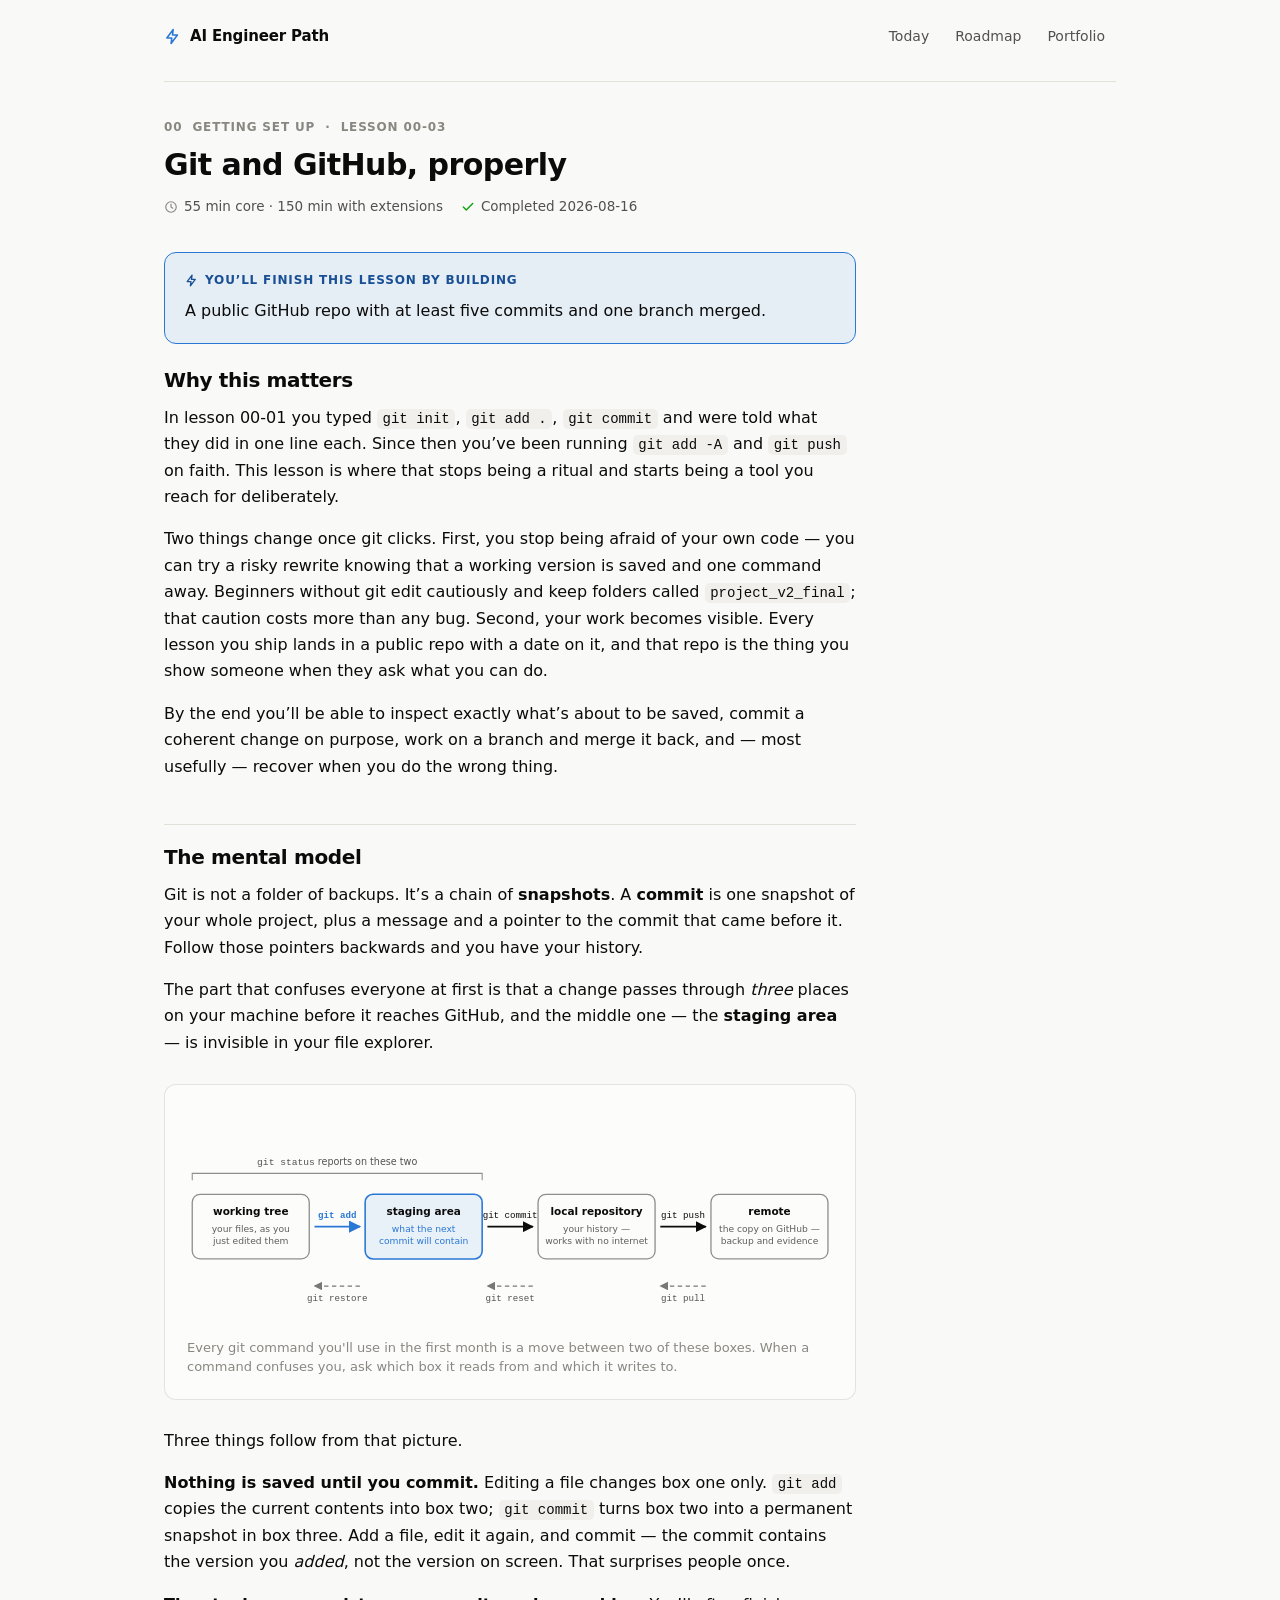
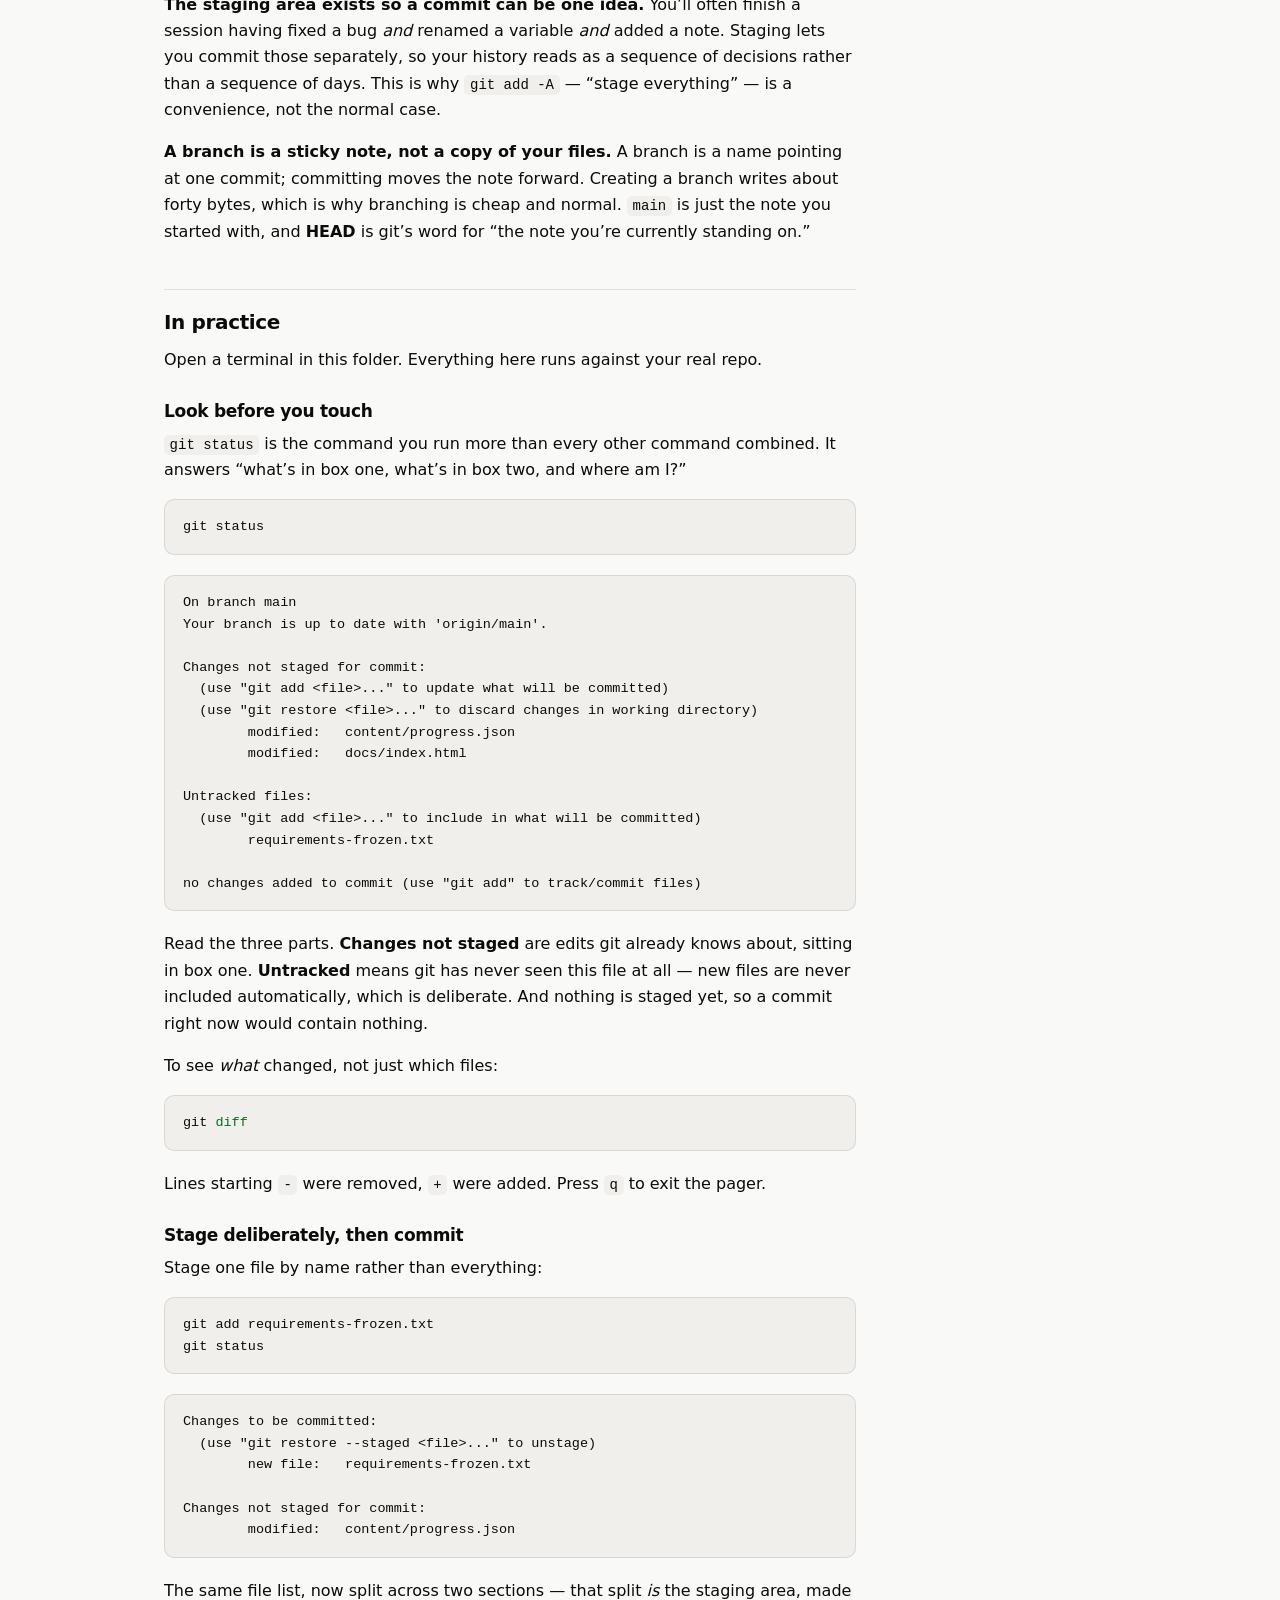
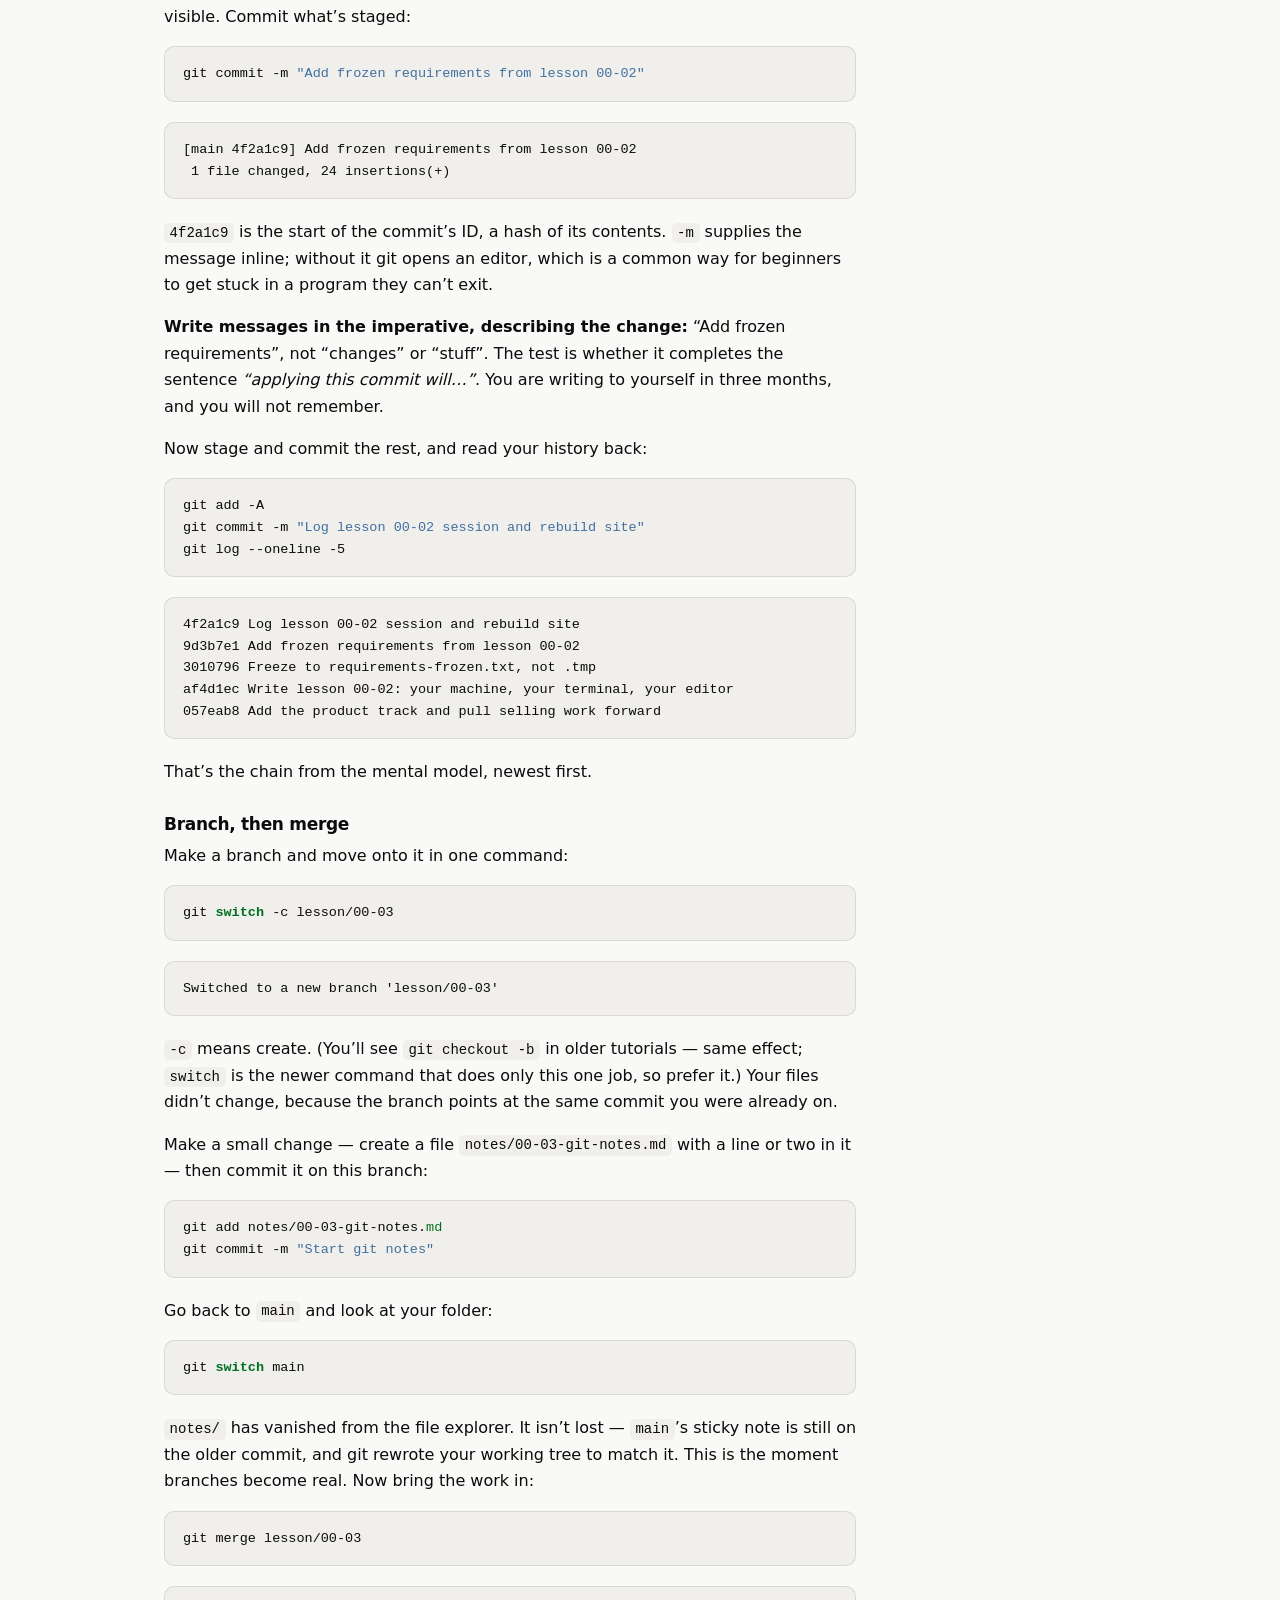
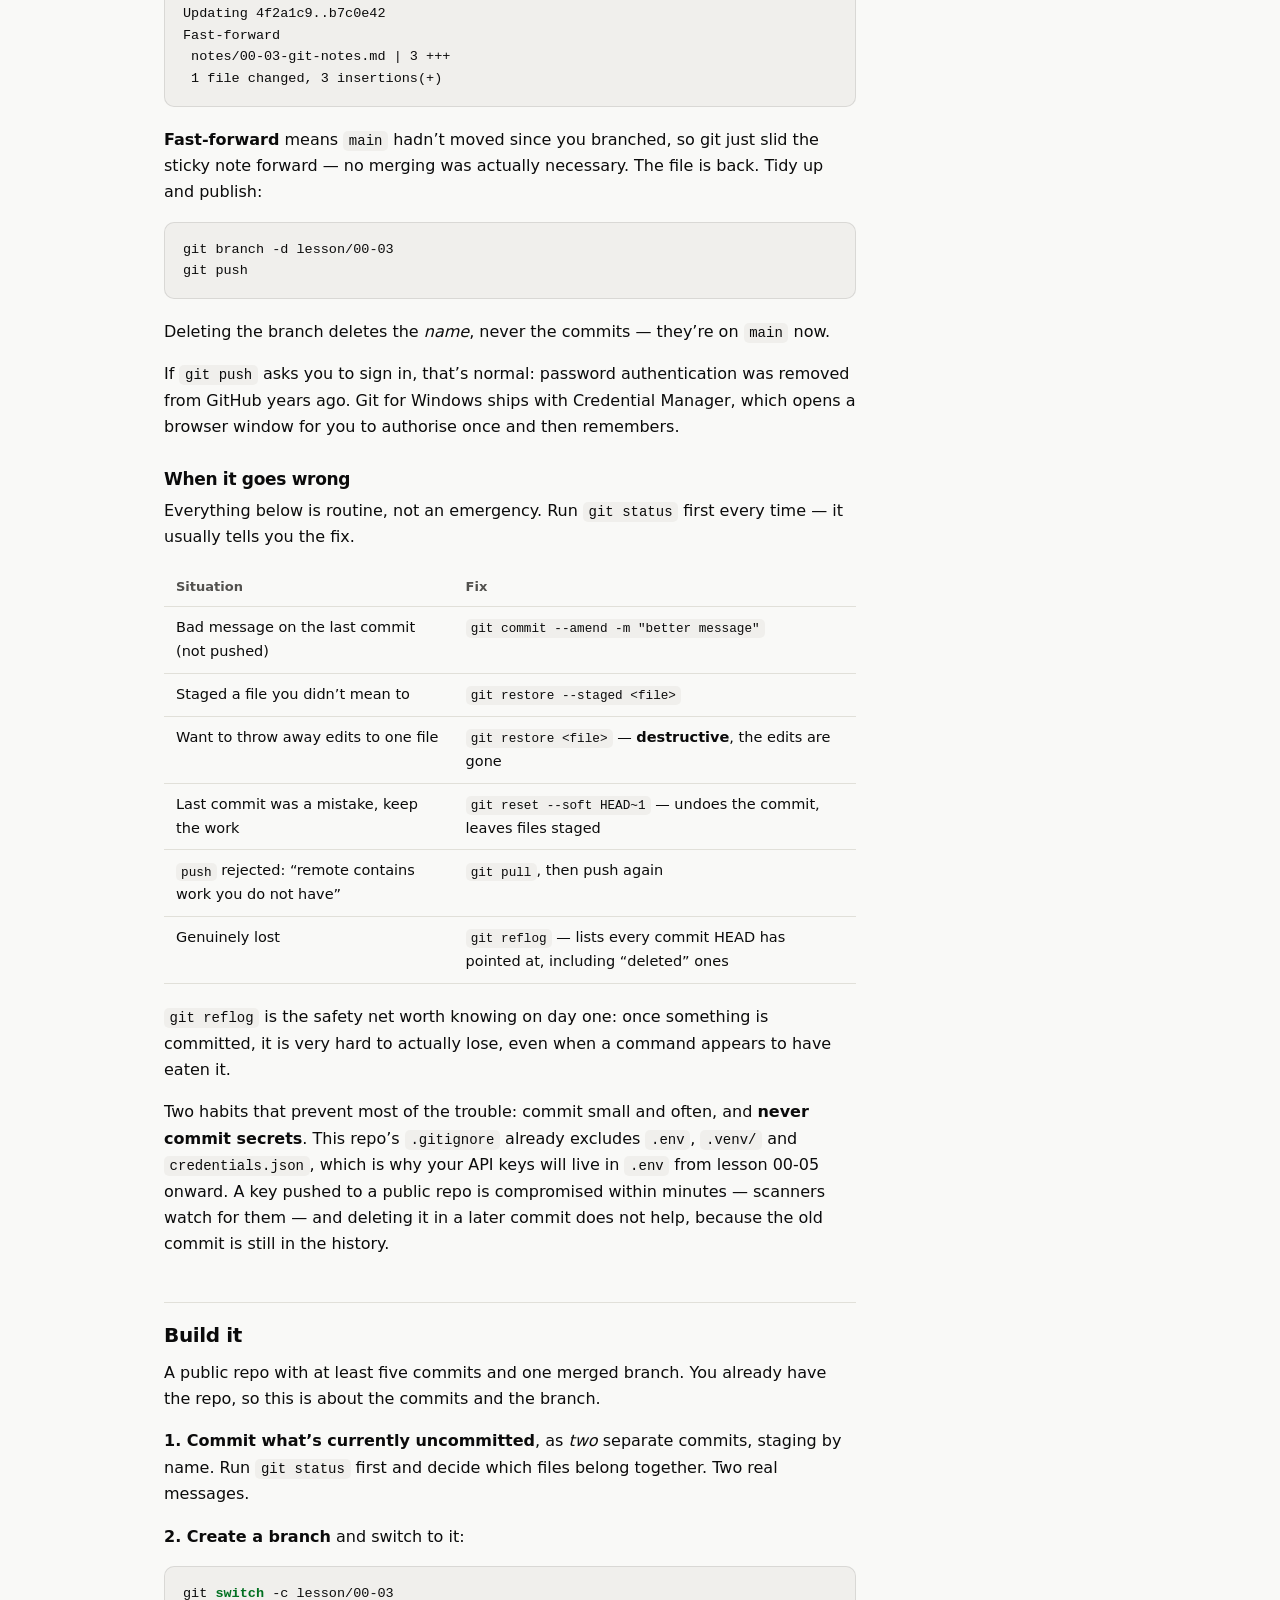
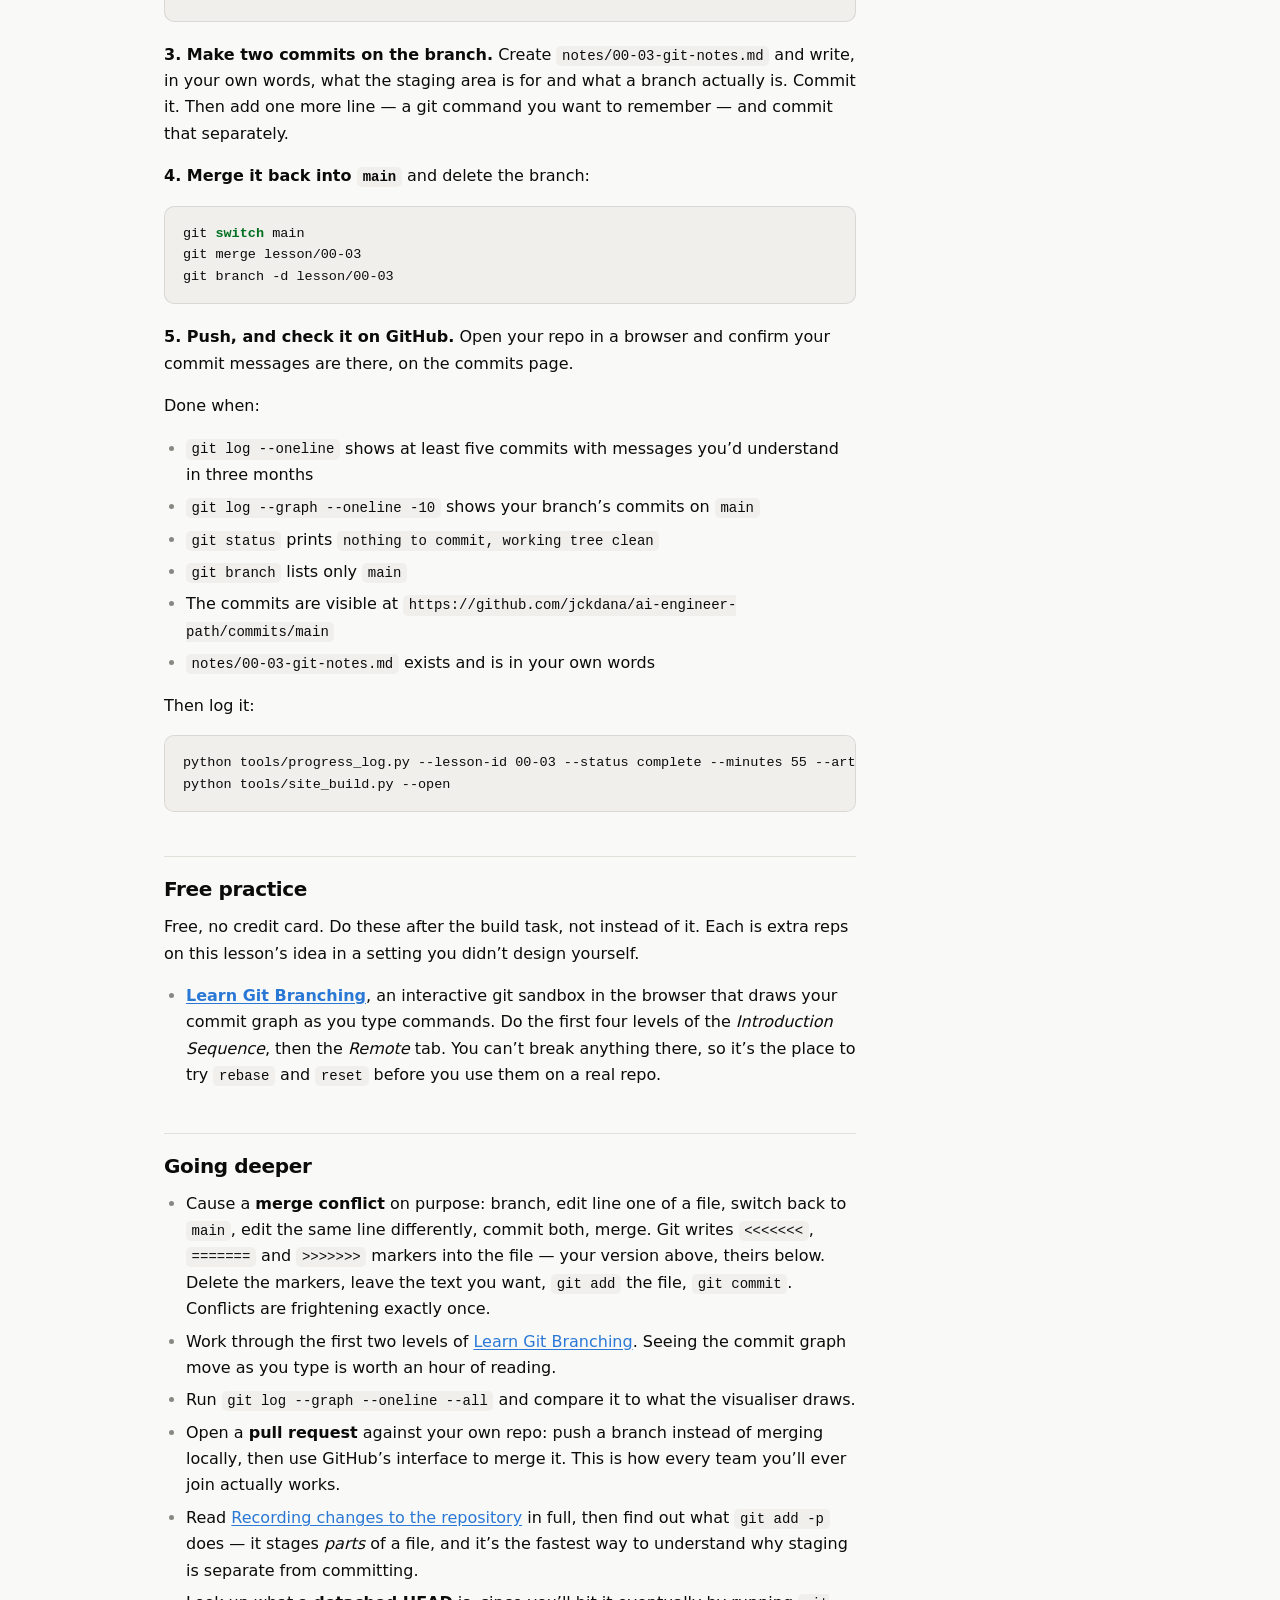
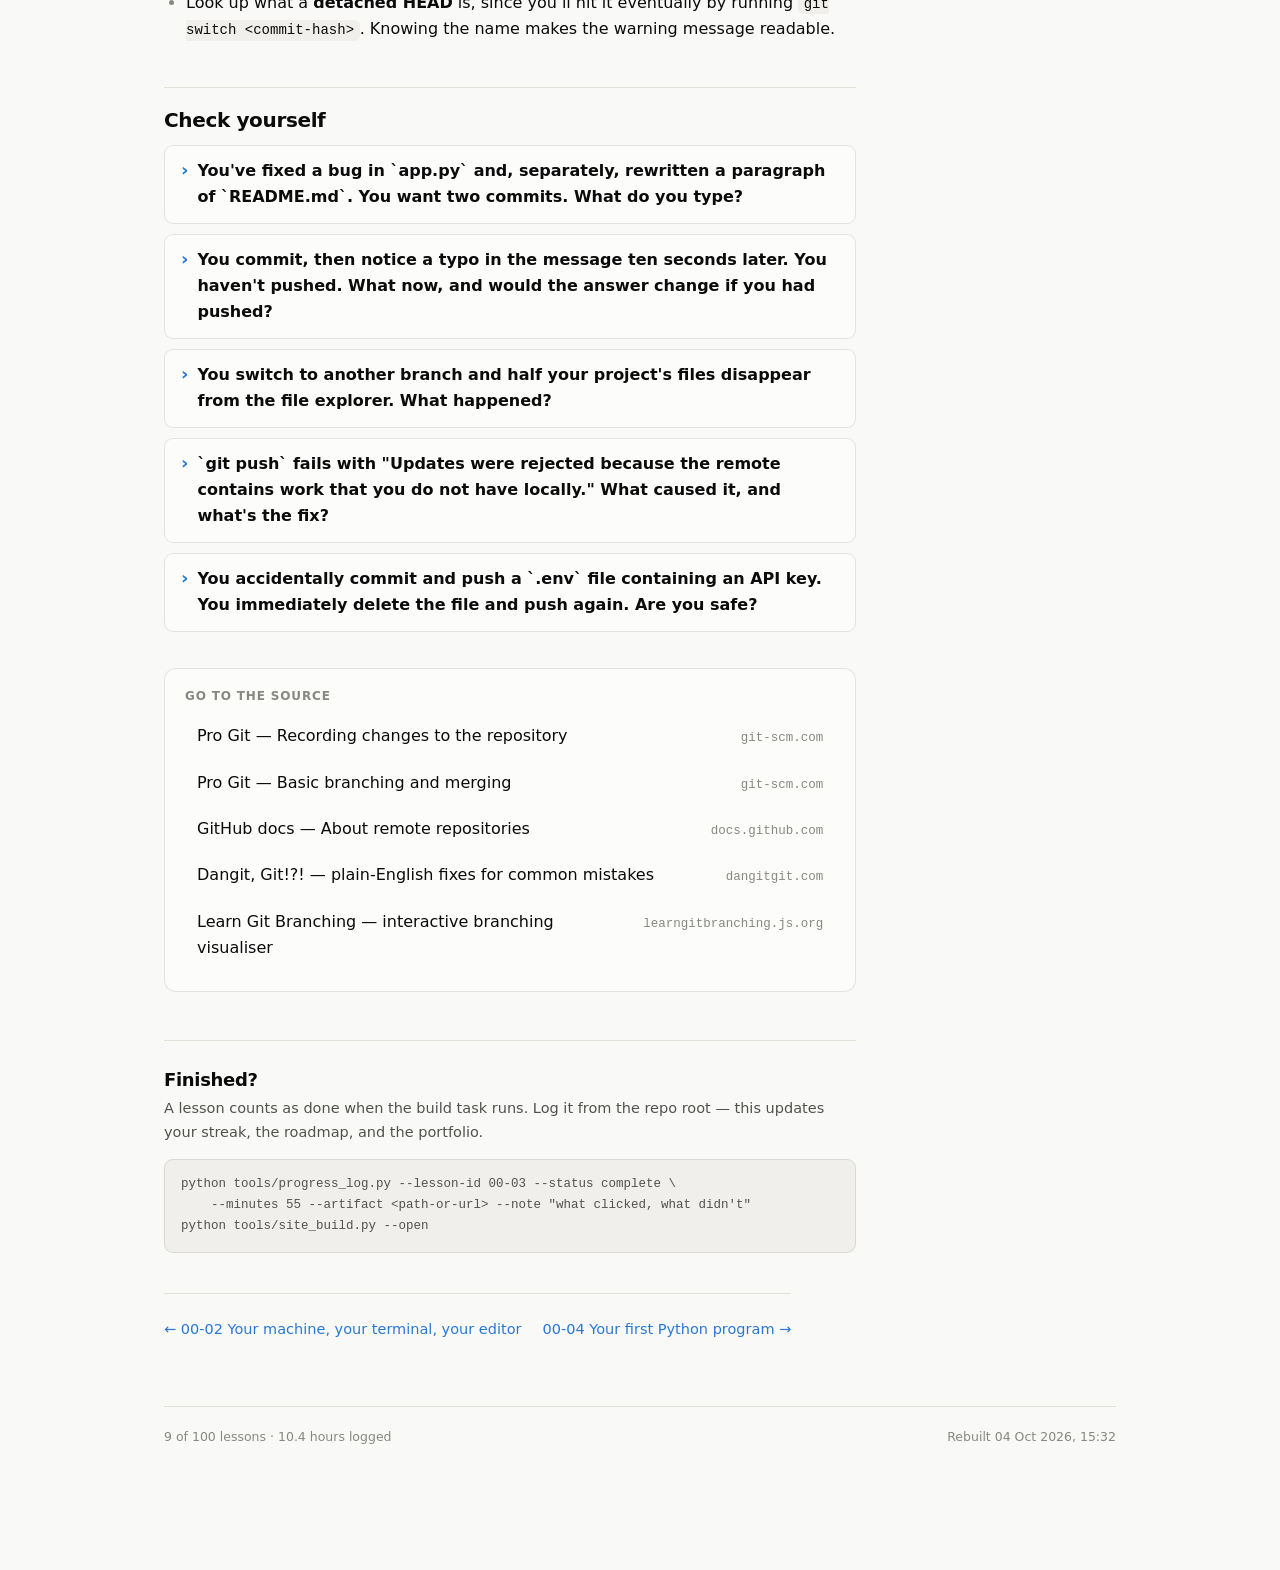
<file: docs/lessons/00-03-git-and-github-properly.html>
<!doctype html>
<html lang="en">
<head>
<meta charset="utf-8">
<meta name="viewport" content="width=device-width, initial-scale=1">
<title>Git and GitHub, properly &middot; AI Engineer Path</title>
<link rel="stylesheet" href="../assets/app.css">
<link rel="stylesheet" href="../assets/code.css">
<link rel="icon" href="data:image/svg+xml,<svg xmlns='http://www.w3.org/2000/svg' viewBox='0 0 100 100'><text y='.9em' font-size='90'>&#9889;</text></svg>">
</head>
<body>
<div class="shell">

  <header class="topbar">
    <a class="topbar__mark" href="../index.html">
      <svg width="17" height="17" viewBox="0 0 24 24" fill="none" stroke="currentColor" stroke-width="2.2" stroke-linecap="round" stroke-linejoin="round" aria-hidden="true">
        <path d="M13 2 4 14h7l-1 8 9-12h-7l1-8Z"/>
      </svg>
      AI Engineer Path
    </a>
    <nav>
      <a href="../index.html">Today</a>
      <a href="../roadmap.html">Roadmap</a>
      <a href="../portfolio.html">Portfolio</a>
    </nav>
  </header>

  <main>

<article class="lesson">

  <div class="lesson__head">
    <p class="eyebrow"><a href="../roadmap.html" style="color:inherit;text-decoration:none">00 &nbsp;Getting set up</a> &nbsp;&middot;&nbsp; Lesson 00-03</p>
    <h1>Git and GitHub, properly</h1>
    <div class="lesson__meta">
      <span>
        <svg width="14" height="14" viewBox="0 0 24 24" fill="none" stroke="currentColor" stroke-width="2" stroke-linecap="round" aria-hidden="true"><circle cx="12" cy="12" r="9"/><path d="M12 7v5l3 2"/></svg>
        55 min core &middot; 150 min with extensions      </span>
      <span>
        <svg width="14" height="14" viewBox="0 0 24 24" fill="none" stroke="#0ca30c" stroke-width="2.4" stroke-linecap="round" stroke-linejoin="round" aria-hidden="true"><path d="m4 12 5 5L20 6"/></svg>
        Completed 2026-08-16
      </span>
    </div>
  </div>

  <div class="callout callout--build">
    <div class="callout__label">
      <svg width="13" height="13" viewBox="0 0 24 24" fill="none" stroke="currentColor" stroke-width="2.4" stroke-linecap="round" stroke-linejoin="round" aria-hidden="true"><path d="M13 2 4 14h7l-1 8 9-12h-7l1-8Z"/></svg>
      You&rsquo;ll finish this lesson by building
    </div>
    <p style="margin:0">A public GitHub repo with at least five commits and one branch merged.</p>
  </div>

  <div class="prose">
<h2>Why this matters</h2>
<p>In lesson 00-01 you typed <code>git init</code>, <code>git add .</code>, <code>git commit</code> and were told what they
did in one line each. Since then you&rsquo;ve been running <code>git add -A</code> and <code>git push</code> on
faith. This lesson is where that stops being a ritual and starts being a tool you
reach for deliberately.</p>
<p>Two things change once git clicks. First, you stop being afraid of your own code —
you can try a risky rewrite knowing that a working version is saved and one command
away. Beginners without git edit cautiously and keep folders called <code>project_v2_final</code>;
that caution costs more than any bug. Second, your work becomes visible. Every lesson
you ship lands in a public repo with a date on it, and that repo is the thing you show
someone when they ask what you can do.</p>
<p>By the end you&rsquo;ll be able to inspect exactly what&rsquo;s about to be saved, commit a
coherent change on purpose, work on a branch and merge it back, and — most usefully —
recover when you do the wrong thing.</p>
<h2>The mental model</h2>
<p>Git is not a folder of backups. It&rsquo;s a chain of <strong>snapshots</strong>. A <strong>commit</strong> is one
snapshot of your whole project, plus a message and a pointer to the commit that came
before it. Follow those pointers backwards and you have your history.</p>
<p>The part that confuses everyone at first is that a change passes through <em>three</em>
places on your machine before it reaches GitHub, and the middle one — the <strong>staging
area</strong> — is invisible in your file explorer.</p>
<figure class="figure">
<svg viewBox="0 0 740 250" role="img" aria-label="A change moves through four places: the working tree of edited files, the staging area holding what the next commit will contain, the local repository of committed history, and the remote copy on GitHub. git add, git commit and git push move a change forward one step each; git restore, git reset and git pull move information back the other way. git status reports on the first two places.">
  <defs>
    <marker id="g-ar" viewBox="0 0 10 10" refX="9" refY="5" markerWidth="7" markerHeight="7" orient="auto-start-reverse">
      <path d="M0 0 L10 5 L0 10 z" fill="currentColor"/>
    </marker>
    <marker id="g-ar-a" viewBox="0 0 10 10" refX="9" refY="5" markerWidth="7" markerHeight="7" orient="auto-start-reverse">
      <path d="M0 0 L10 5 L0 10 z" fill="var(--accent)"/>
    </marker>
  </defs>

  <g font-family="system-ui, sans-serif" font-size="12" fill="currentColor">


    <path d="M6 84 L6 76 L338 76 L338 84" fill="none" stroke="currentColor" stroke-width="1.2" opacity="0.45"/>
    <text x="172" y="66" text-anchor="middle" font-size="11" opacity="0.7">
      <tspan font-family="ui-monospace, monospace">git status</tspan> reports on these two
    </text>


    <rect x="6" y="100" width="134" height="74" rx="9" fill="none" stroke="currentColor" stroke-width="1.5" opacity="0.45"/>
    <text x="73" y="124" text-anchor="middle" font-weight="600">working tree</text>
    <text x="73" y="143" text-anchor="middle" font-size="10.5" opacity="0.65">your files, as you</text>
    <text x="73" y="157" text-anchor="middle" font-size="10.5" opacity="0.65">just edited them</text>


    <rect x="204" y="100" width="134" height="74" rx="9" fill="var(--accent-tint)" stroke="var(--accent)" stroke-width="1.8"/>
    <text x="271" y="124" text-anchor="middle" font-weight="600">staging area</text>
    <text x="271" y="143" text-anchor="middle" font-size="10.5" fill="var(--accent)">what the next</text>
    <text x="271" y="157" text-anchor="middle" font-size="10.5" fill="var(--accent)">commit will contain</text>


    <rect x="402" y="100" width="134" height="74" rx="9" fill="none" stroke="currentColor" stroke-width="1.5" opacity="0.45"/>
    <text x="469" y="124" text-anchor="middle" font-weight="600">local repository</text>
    <text x="469" y="143" text-anchor="middle" font-size="10.5" opacity="0.65">your history —</text>
    <text x="469" y="157" text-anchor="middle" font-size="10.5" opacity="0.65">works with no internet</text>


    <rect x="600" y="100" width="134" height="74" rx="9" fill="none" stroke="currentColor" stroke-width="1.5" opacity="0.45"/>
    <text x="667" y="124" text-anchor="middle" font-weight="600">remote</text>
    <text x="667" y="143" text-anchor="middle" font-size="10.5" opacity="0.65">the copy on GitHub —</text>
    <text x="667" y="157" text-anchor="middle" font-size="10.5" opacity="0.65">backup and evidence</text>


    <line x1="146" y1="137" x2="198" y2="137" stroke="var(--accent)" stroke-width="2" marker-end="url(#g-ar-a)"/>
    <text x="172" y="127" text-anchor="middle" font-family="ui-monospace, monospace" font-size="10.5" font-weight="600" fill="var(--accent)">git add</text>

    <line x1="344" y1="137" x2="396" y2="137" stroke="currentColor" stroke-width="1.8" marker-end="url(#g-ar)"/>
    <text x="370" y="127" text-anchor="middle" font-family="ui-monospace, monospace" font-size="10.5">git commit</text>

    <line x1="542" y1="137" x2="594" y2="137" stroke="currentColor" stroke-width="1.8" marker-end="url(#g-ar)"/>
    <text x="568" y="127" text-anchor="middle" font-family="ui-monospace, monospace" font-size="10.5">git push</text>


    <line x1="198" y1="205" x2="146" y2="205" stroke="currentColor" stroke-width="1.4" stroke-dasharray="5 4" opacity="0.55" marker-end="url(#g-ar)"/>
    <text x="172" y="222" text-anchor="middle" font-family="ui-monospace, monospace" font-size="10.5" opacity="0.7">git restore</text>

    <line x1="396" y1="205" x2="344" y2="205" stroke="currentColor" stroke-width="1.4" stroke-dasharray="5 4" opacity="0.55" marker-end="url(#g-ar)"/>
    <text x="370" y="222" text-anchor="middle" font-family="ui-monospace, monospace" font-size="10.5" opacity="0.7">git reset</text>

    <line x1="594" y1="205" x2="542" y2="205" stroke="currentColor" stroke-width="1.4" stroke-dasharray="5 4" opacity="0.55" marker-end="url(#g-ar)"/>
    <text x="568" y="222" text-anchor="middle" font-family="ui-monospace, monospace" font-size="10.5" opacity="0.7">git pull</text>

  </g>
</svg>
<figcaption>Every git command you'll use in the first month is a move between two of these boxes.
When a command confuses you, ask which box it reads from and which it writes to.</figcaption>
</figure>

<p>Three things follow from that picture.</p>
<p><strong>Nothing is saved until you commit.</strong> Editing a file changes box one only. <code>git add</code>
copies the current contents into box two; <code>git commit</code> turns box two into a permanent
snapshot in box three. Add a file, edit it again, and commit — the commit contains the
version you <em>added</em>, not the version on screen. That surprises people once.</p>
<p><strong>The staging area exists so a commit can be one idea.</strong> You&rsquo;ll often finish a session
having fixed a bug <em>and</em> renamed a variable <em>and</em> added a note. Staging lets you commit
those separately, so your history reads as a sequence of decisions rather than a
sequence of days. This is why <code>git add -A</code> — &ldquo;stage everything&rdquo; — is a convenience, not
the normal case.</p>
<p><strong>A branch is a sticky note, not a copy of your files.</strong> A branch is a name pointing at
one commit; committing moves the note forward. Creating a branch writes about forty
bytes, which is why branching is cheap and normal. <code>main</code> is just the note you started
with, and <strong>HEAD</strong> is git&rsquo;s word for &ldquo;the note you&rsquo;re currently standing on.&rdquo;</p>
<h2>In practice</h2>
<p>Open a terminal in this folder. Everything here runs against your real repo.</p>
<h3>Look before you touch</h3>
<p><code>git status</code> is the command you run more than every other command combined. It answers
&ldquo;what&rsquo;s in box one, what&rsquo;s in box two, and where am I?&rdquo;</p>
<div class="codehilite"><pre><span></span><code><span class="n">git</span> <span class="n">status</span>
</code></pre></div>

<div class="codehilite"><pre><span></span><code>On branch main
Your branch is up to date with 'origin/main'.

Changes not staged for commit:
  (use "git add &lt;file&gt;..." to update what will be committed)
  (use "git restore &lt;file&gt;..." to discard changes in working directory)
        modified:   content/progress.json
        modified:   docs/index.html

Untracked files:
  (use "git add &lt;file&gt;..." to include in what will be committed)
        requirements-frozen.txt

no changes added to commit (use "git add" to track/commit files)
</code></pre></div>

<p>Read the three parts. <strong>Changes not staged</strong> are edits git already knows about, sitting
in box one. <strong>Untracked</strong> means git has never seen this file at all — new files are
never included automatically, which is deliberate. And nothing is staged yet, so a
commit right now would contain nothing.</p>
<p>To see <em>what</em> changed, not just which files:</p>
<div class="codehilite"><pre><span></span><code><span class="n">git</span> <span class="nb">diff</span>
</code></pre></div>

<p>Lines starting <code>-</code> were removed, <code>+</code> were added. Press <code>q</code> to exit the pager.</p>
<h3>Stage deliberately, then commit</h3>
<p>Stage one file by name rather than everything:</p>
<div class="codehilite"><pre><span></span><code><span class="n">git</span> <span class="n">add</span> <span class="n">requirements-frozen</span><span class="p">.</span><span class="n">txt</span>
<span class="n">git</span> <span class="n">status</span>
</code></pre></div>

<div class="codehilite"><pre><span></span><code>Changes to be committed:
  (use "git restore --staged &lt;file&gt;..." to unstage)
        new file:   requirements-frozen.txt

Changes not staged for commit:
        modified:   content/progress.json
</code></pre></div>

<p>The same file list, now split across two sections — that split <em>is</em> the staging area,
made visible. Commit what&rsquo;s staged:</p>
<div class="codehilite"><pre><span></span><code><span class="n">git</span> <span class="n">commit</span> <span class="n">-m</span> <span class="s2">"Add frozen requirements from lesson 00-02"</span>
</code></pre></div>

<div class="codehilite"><pre><span></span><code>[main 4f2a1c9] Add frozen requirements from lesson 00-02
 1 file changed, 24 insertions(+)
</code></pre></div>

<p><code>4f2a1c9</code> is the start of the commit&rsquo;s ID, a hash of its contents. <code>-m</code> supplies the
message inline; without it git opens an editor, which is a common way for beginners to
get stuck in a program they can&rsquo;t exit.</p>
<p><strong>Write messages in the imperative, describing the change:</strong> &ldquo;Add frozen requirements&rdquo;,
not &ldquo;changes&rdquo; or &ldquo;stuff&rdquo;. The test is whether it completes the sentence <em>&ldquo;applying this
commit will…&rdquo;</em>. You are writing to yourself in three months, and you will not remember.</p>
<p>Now stage and commit the rest, and read your history back:</p>
<div class="codehilite"><pre><span></span><code><span class="n">git</span> <span class="n">add</span> <span class="n">-A</span>
<span class="n">git</span> <span class="n">commit</span> <span class="n">-m</span> <span class="s2">"Log lesson 00-02 session and rebuild site"</span>
<span class="n">git</span> <span class="n">log</span> <span class="p">-</span><span class="n">-oneline</span> <span class="p">-</span><span class="n">5</span>
</code></pre></div>

<div class="codehilite"><pre><span></span><code>4f2a1c9 Log lesson 00-02 session and rebuild site
9d3b7e1 Add frozen requirements from lesson 00-02
3010796 Freeze to requirements-frozen.txt, not .tmp
af4d1ec Write lesson 00-02: your machine, your terminal, your editor
057eab8 Add the product track and pull selling work forward
</code></pre></div>

<p>That&rsquo;s the chain from the mental model, newest first.</p>
<h3>Branch, then merge</h3>
<p>Make a branch and move onto it in one command:</p>
<div class="codehilite"><pre><span></span><code><span class="n">git</span> <span class="k">switch</span> <span class="n">-c</span> <span class="n">lesson</span><span class="p">/</span><span class="n">00</span><span class="p">-</span><span class="n">03</span>
</code></pre></div>

<div class="codehilite"><pre><span></span><code>Switched to a new branch 'lesson/00-03'
</code></pre></div>

<p><code>-c</code> means create. (You&rsquo;ll see <code>git checkout -b</code> in older tutorials — same effect;
<code>switch</code> is the newer command that does only this one job, so prefer it.) Your files
didn&rsquo;t change, because the branch points at the same commit you were already on.</p>
<p>Make a small change — create a file <code>notes/00-03-git-notes.md</code> with a line or two in
it — then commit it on this branch:</p>
<div class="codehilite"><pre><span></span><code><span class="n">git</span> <span class="n">add</span> <span class="n">notes</span><span class="p">/</span><span class="n">00</span><span class="p">-</span><span class="n">03-git-notes</span><span class="p">.</span><span class="nb">md</span>
<span class="n">git</span> <span class="n">commit</span> <span class="n">-m</span> <span class="s2">"Start git notes"</span>
</code></pre></div>

<p>Go back to <code>main</code> and look at your folder:</p>
<div class="codehilite"><pre><span></span><code><span class="n">git</span> <span class="k">switch</span> <span class="n">main</span>
</code></pre></div>

<p><code>notes/</code> has vanished from the file explorer. It isn&rsquo;t lost — <code>main</code>&rsquo;s sticky note is
still on the older commit, and git rewrote your working tree to match it. This is the
moment branches become real. Now bring the work in:</p>
<div class="codehilite"><pre><span></span><code><span class="n">git</span> <span class="n">merge</span> <span class="n">lesson</span><span class="p">/</span><span class="n">00</span><span class="p">-</span><span class="n">03</span>
</code></pre></div>

<div class="codehilite"><pre><span></span><code>Updating 4f2a1c9..b7c0e42
Fast-forward
 notes/00-03-git-notes.md | 3 +++
 1 file changed, 3 insertions(+)
</code></pre></div>

<p><strong>Fast-forward</strong> means <code>main</code> hadn&rsquo;t moved since you branched, so git just slid the
sticky note forward — no merging was actually necessary. The file is back. Tidy up and
publish:</p>
<div class="codehilite"><pre><span></span><code><span class="n">git</span> <span class="n">branch</span> <span class="n">-d</span> <span class="n">lesson</span><span class="p">/</span><span class="n">00</span><span class="p">-</span><span class="n">03</span>
<span class="n">git</span> <span class="n">push</span>
</code></pre></div>

<p>Deleting the branch deletes the <em>name</em>, never the commits — they&rsquo;re on <code>main</code> now.</p>
<p>If <code>git push</code> asks you to sign in, that&rsquo;s normal: password authentication was removed
from GitHub years ago. Git for Windows ships with Credential Manager, which opens a
browser window for you to authorise once and then remembers.</p>
<h3>When it goes wrong</h3>
<p>Everything below is routine, not an emergency. Run <code>git status</code> first every time — it
usually tells you the fix.</p>
<div class="table-scroll"><table>
<thead>
<tr>
<th>Situation</th>
<th>Fix</th>
</tr>
</thead>
<tbody>
<tr>
<td>Bad message on the last commit (not pushed)</td>
<td><code>git commit --amend -m "better message"</code></td>
</tr>
<tr>
<td>Staged a file you didn&rsquo;t mean to</td>
<td><code>git restore --staged &lt;file&gt;</code></td>
</tr>
<tr>
<td>Want to throw away edits to one file</td>
<td><code>git restore &lt;file&gt;</code> — <strong>destructive</strong>, the edits are gone</td>
</tr>
<tr>
<td>Last commit was a mistake, keep the work</td>
<td><code>git reset --soft HEAD~1</code> — undoes the commit, leaves files staged</td>
</tr>
<tr>
<td><code>push</code> rejected: &ldquo;remote contains work you do not have&rdquo;</td>
<td><code>git pull</code>, then push again</td>
</tr>
<tr>
<td>Genuinely lost</td>
<td><code>git reflog</code> — lists every commit HEAD has pointed at, including &ldquo;deleted&rdquo; ones</td>
</tr>
</tbody>
</table></div>
<p><code>git reflog</code> is the safety net worth knowing on day one: once something is committed,
it is very hard to actually lose, even when a command appears to have eaten it.</p>
<p>Two habits that prevent most of the trouble: commit small and often, and <strong>never commit
secrets</strong>. This repo&rsquo;s <code>.gitignore</code> already excludes <code>.env</code>, <code>.venv/</code> and
<code>credentials.json</code>, which is why your API keys will live in <code>.env</code> from lesson 00-05
onward. A key pushed to a public repo is compromised within minutes — scanners watch
for them — and deleting it in a later commit does not help, because the old commit is
still in the history.</p>
<h2>Build it</h2>
<p>A public repo with at least five commits and one merged branch. You already have the
repo, so this is about the commits and the branch.</p>
<p><strong>1. Commit what&rsquo;s currently uncommitted</strong>, as <em>two</em> separate commits, staging by name.
Run <code>git status</code> first and decide which files belong together. Two real messages.</p>
<p><strong>2. Create a branch</strong> and switch to it:</p>
<div class="codehilite"><pre><span></span><code><span class="n">git</span> <span class="k">switch</span> <span class="n">-c</span> <span class="n">lesson</span><span class="p">/</span><span class="n">00</span><span class="p">-</span><span class="n">03</span>
</code></pre></div>

<p><strong>3. Make two commits on the branch.</strong> Create <code>notes/00-03-git-notes.md</code> and write, in
your own words, what the staging area is for and what a branch actually is. Commit it.
Then add one more line — a git command you want to remember — and commit that
separately.</p>
<p><strong>4. Merge it back into <code>main</code></strong> and delete the branch:</p>
<div class="codehilite"><pre><span></span><code><span class="n">git</span> <span class="k">switch</span> <span class="n">main</span>
<span class="n">git</span> <span class="n">merge</span> <span class="n">lesson</span><span class="p">/</span><span class="n">00</span><span class="p">-</span><span class="n">03</span>
<span class="n">git</span> <span class="n">branch</span> <span class="n">-d</span> <span class="n">lesson</span><span class="p">/</span><span class="n">00</span><span class="p">-</span><span class="n">03</span>
</code></pre></div>

<p><strong>5. Push, and check it on GitHub.</strong> Open your repo in a browser and confirm your
commit messages are there, on the commits page.</p>
<p>Done when:</p>
<ul>
<li><code>git log --oneline</code> shows at least five commits with messages you&rsquo;d understand in
  three months</li>
<li><code>git log --graph --oneline -10</code> shows your branch&rsquo;s commits on <code>main</code></li>
<li><code>git status</code> prints <code>nothing to commit, working tree clean</code></li>
<li><code>git branch</code> lists only <code>main</code></li>
<li>The commits are visible at <code>https://github.com/jckdana/ai-engineer-path/commits/main</code></li>
<li><code>notes/00-03-git-notes.md</code> exists and is in your own words</li>
</ul>
<p>Then log it:</p>
<div class="codehilite"><pre><span></span><code><span class="n">python</span> <span class="n">tools</span><span class="p">/</span><span class="n">progress_log</span><span class="p">.</span><span class="n">py</span> <span class="p">-</span><span class="n">-lesson-id</span> <span class="n">00</span><span class="p">-</span><span class="n">03</span> <span class="p">-</span><span class="n">-status</span> <span class="n">complete</span> <span class="p">-</span><span class="n">-minutes</span> <span class="n">55</span> <span class="p">-</span><span class="n">-artifact</span> <span class="p">./</span><span class="n">notes</span><span class="p">/</span><span class="n">00</span><span class="p">-</span><span class="n">03-git-notes</span><span class="p">.</span><span class="nb">md </span><span class="p">-</span><span class="n">-note</span> <span class="s2">"branched and merged for the first time"</span>
<span class="n">python</span> <span class="n">tools</span><span class="p">/</span><span class="n">site_build</span><span class="p">.</span><span class="n">py</span> <span class="p">-</span><span class="n">-open</span>
</code></pre></div>

<h2>Free practice</h2>
<p>Free, no credit card. Do these after the build task, not instead of it. Each is extra reps on this lesson&rsquo;s idea in a setting you didn&rsquo;t design yourself.</p>
<ul>
<li><strong><a href="https://learngitbranching.js.org/">Learn Git Branching</a></strong>, an interactive git sandbox in the
  browser that draws your commit graph as you type commands. Do the first four levels of the
  <em>Introduction Sequence</em>, then the <em>Remote</em> tab. You can&rsquo;t break anything there, so it&rsquo;s the
  place to try <code>rebase</code> and <code>reset</code> before you use them on a real repo.</li>
</ul>
<h2>Going deeper</h2>
<ul>
<li>Cause a <strong>merge conflict</strong> on purpose: branch, edit line one of a file, switch back to
  <code>main</code>, edit the same line differently, commit both, merge. Git writes <code>&lt;&lt;&lt;&lt;&lt;&lt;&lt;</code>,
  <code>=======</code> and <code>&gt;&gt;&gt;&gt;&gt;&gt;&gt;</code> markers into the file — your version above, theirs below.
  Delete the markers, leave the text you want, <code>git add</code> the file, <code>git commit</code>.
  Conflicts are frightening exactly once.</li>
<li>Work through the first two levels of <a href="https://learngitbranching.js.org/">Learn Git Branching</a>.
  Seeing the commit graph move as you type is worth an hour of reading.</li>
<li>Run <code>git log --graph --oneline --all</code> and compare it to what the visualiser draws.</li>
<li>Open a <strong>pull request</strong> against your own repo: push a branch instead of merging
  locally, then use GitHub&rsquo;s interface to merge it. This is how every team you&rsquo;ll ever
  join actually works.</li>
<li>Read <a href="https://git-scm.com/book/en/v2/Git-Basics-Recording-Changes-to-the-Repository">Recording changes to the repository</a>
  in full, then find out what <code>git add -p</code> does — it stages <em>parts</em> of a file, and it&rsquo;s
  the fastest way to understand why staging is separate from committing.</li>
<li>Look up what a <strong>detached HEAD</strong> is, since you&rsquo;ll hit it eventually by running
  <code>git switch &lt;commit-hash&gt;</code>. Knowing the name makes the warning message readable.</li>
</ul>
<h2>Check yourself</h2>
<details>
<summary>You've fixed a bug in `app.py` and, separately, rewritten a paragraph of `README.md`. You want two commits. What do you type?</summary>
<p><code>git add app.py</code>, then <code>git commit -m "Fix ..."</code>, then <code>git add README.md</code>, then
<code>git commit -m "Rewrite ..."</code>. Staging by name is the whole point of the staging area:
<code>git add -A</code> would sweep both into one commit and you&rsquo;d lose the ability to describe —
or later undo — either change on its own.</p>
</details>
<details>
<summary>You commit, then notice a typo in the message ten seconds later. You haven't pushed. What now, and would the answer change if you had pushed?</summary>
<p><code>git commit --amend -m "the corrected message"</code> replaces the last commit. It works
cleanly because nobody else has seen it.</p>
<p>If you&rsquo;d already pushed, amending creates a <em>different</em> commit with a different hash,
so your local history and GitHub&rsquo;s would disagree and the push would be rejected. On a
solo repo you can force it; on a shared one you leave the typo. That asymmetry —
rewriting unpublished history is free, rewriting published history is rude — is the
rule behind most git etiquette.</p>
</details>
<details>
<summary>You switch to another branch and half your project's files disappear from the file explorer. What happened?</summary>
<p>Nothing bad. A branch points at a commit, and switching rewrites your working tree to
match that commit. Files created on the other branch don&rsquo;t exist in this snapshot, so
git removed them from disk. Switch back and they return. The commits were never
touched — only box one in the diagram changed.</p>
</details>
<details>
<summary>`git push` fails with "Updates were rejected because the remote contains work that you do not have locally." What caused it, and what's the fix?</summary>
<p>Something added commits to GitHub that your local repo doesn&rsquo;t know about — usually you
edited a file in GitHub&rsquo;s web interface, or pushed from another machine. Git refuses to
overwrite history it can&rsquo;t reconcile.</p>
<p><code>git pull</code> fetches those commits and combines them with yours, then <code>git push</code> works.
Not <code>push --force</code>, which would delete the remote&rsquo;s commits.</p>
</details>
<details>
<summary>You accidentally commit and push a `.env` file containing an API key. You immediately delete the file and push again. Are you safe?</summary>
<p>No. The key is still in the earlier commit, which is still in the history, and anyone
can read it — automated scanners find public keys within minutes. The only real fix is
to <strong>rotate the key</strong>: revoke it at the provider and issue a new one. Purging it from
history is possible but secondary, because you must assume it was already copied.</p>
<p>Which is why <code>.gitignore</code> matters more than it looks: it&rsquo;s the mechanism that stops
this happening at all.</p>
</details>
  </div>

  <div class="callout" style="margin-top:36px">
    <div class="callout__label">Go to the source</div>
    <ul class="reslist">
      <li><a href="https://git-scm.com/book/en/v2/Git-Basics-Recording-Changes-to-the-Repository"><span class="t">Pro Git — Recording changes to the repository</span><span class="d">git-scm.com</span></a></li>
      <li><a href="https://git-scm.com/book/en/v2/Git-Branching-Basic-Branching-and-Merging"><span class="t">Pro Git — Basic branching and merging</span><span class="d">git-scm.com</span></a></li>
      <li><a href="https://docs.github.com/en/get-started/git-basics/about-remote-repositories"><span class="t">GitHub docs — About remote repositories</span><span class="d">docs.github.com</span></a></li>
      <li><a href="https://dangitgit.com/"><span class="t">Dangit, Git!?! — plain-English fixes for common mistakes</span><span class="d">dangitgit.com</span></a></li>
      <li><a href="https://learngitbranching.js.org/"><span class="t">Learn Git Branching — interactive branching visualiser</span><span class="d">learngitbranching.js.org</span></a></li>
    </ul>
  </div>

  <div class="finish">
    <h2>Finished?</h2>
    <p>A lesson counts as done when the build task runs. Log it from the repo root &mdash; this updates your streak, the roadmap, and the portfolio.</p>
    <div class="cmd">python tools/progress_log.py --lesson-id 00-03 --status complete \
    --minutes 55 --artifact &lt;path-or-url&gt; --note "what clicked, what didn't"
python tools/site_build.py --open</div>
  </div>

  <nav class="pager">
    <span><a href="00-02-your-machine-your-terminal-your-editor.html">&larr; 00-02 Your machine, your terminal, your editor</a></span>
    <span><a href="00-04-your-first-python-program.html">00-04 Your first Python program &rarr;</a></span>
  </nav>

</article>

  </main>

  <footer class="sitefoot">
    <span>9 of 100 lessons &middot; 10.4 hours logged</span>
    <span>Rebuilt 04 Oct 2026, 15:32</span>
  </footer>

</div>
</body>
</html>
</file>
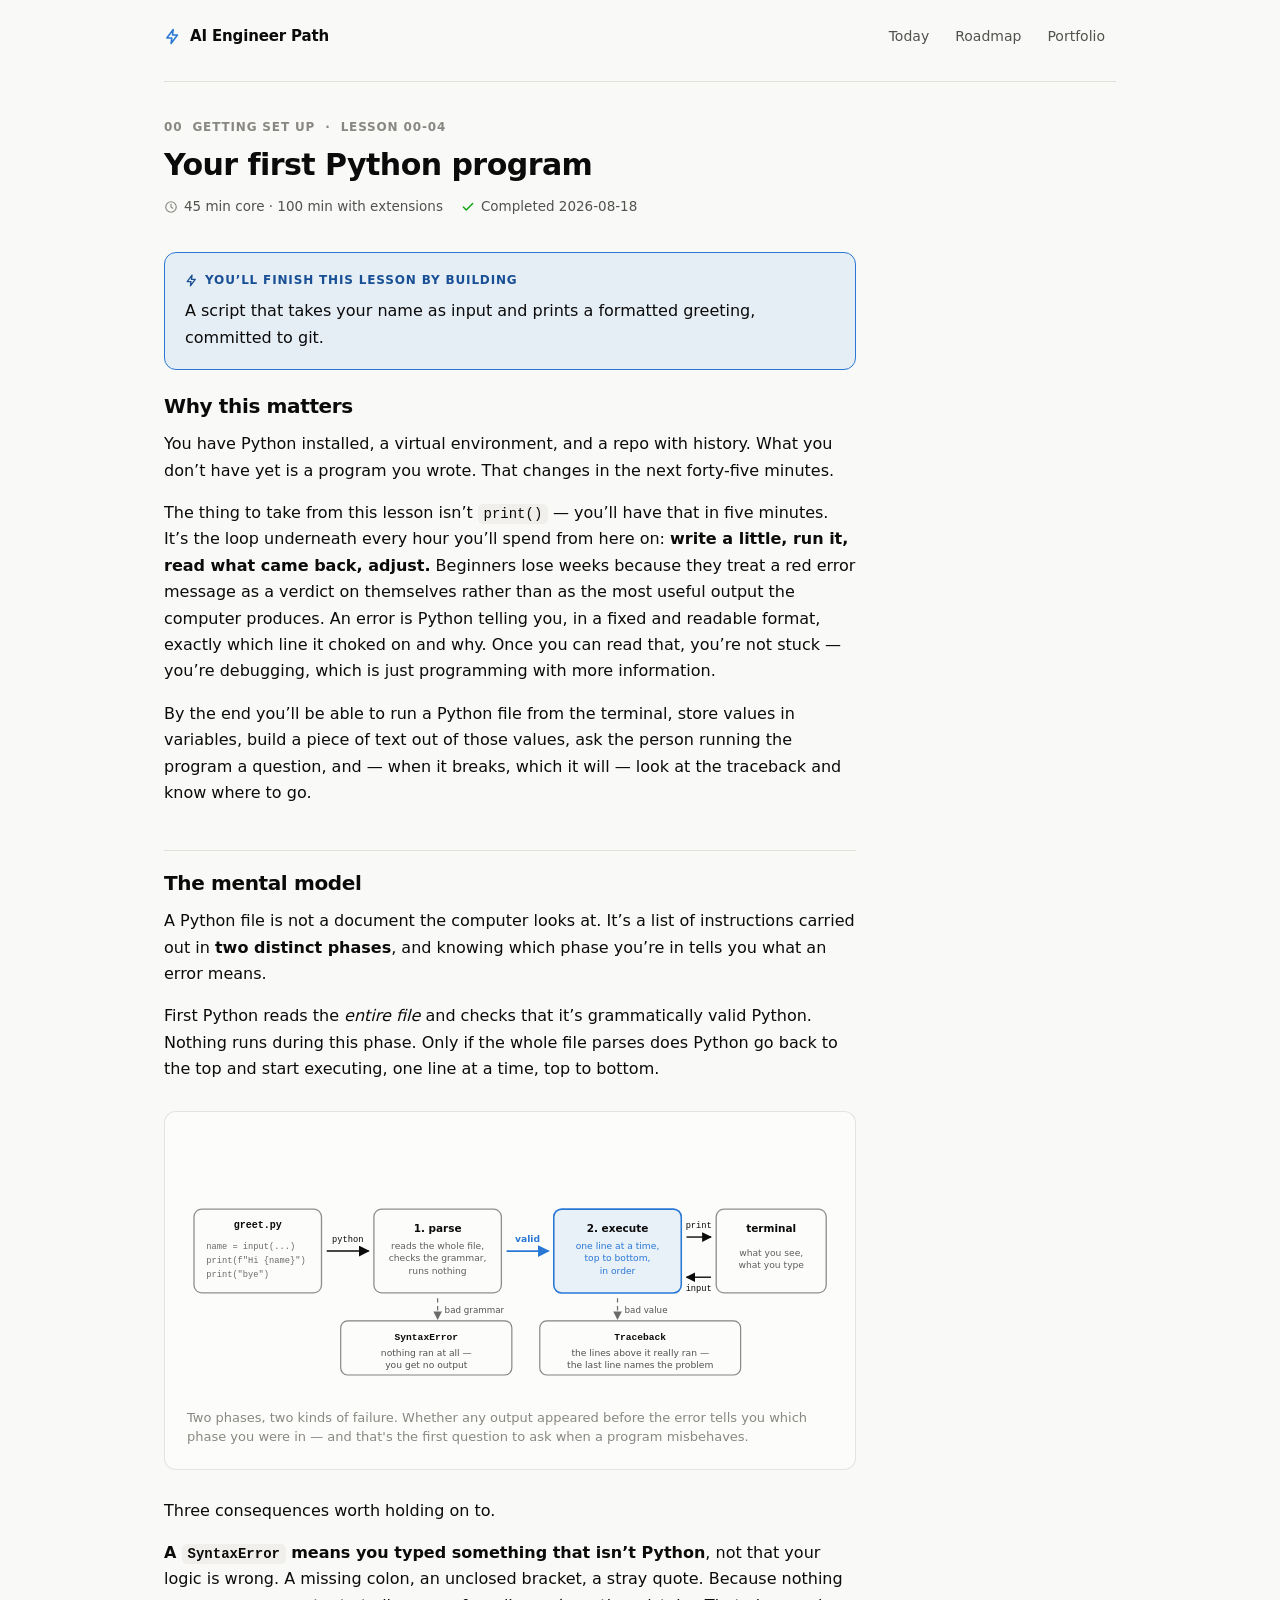
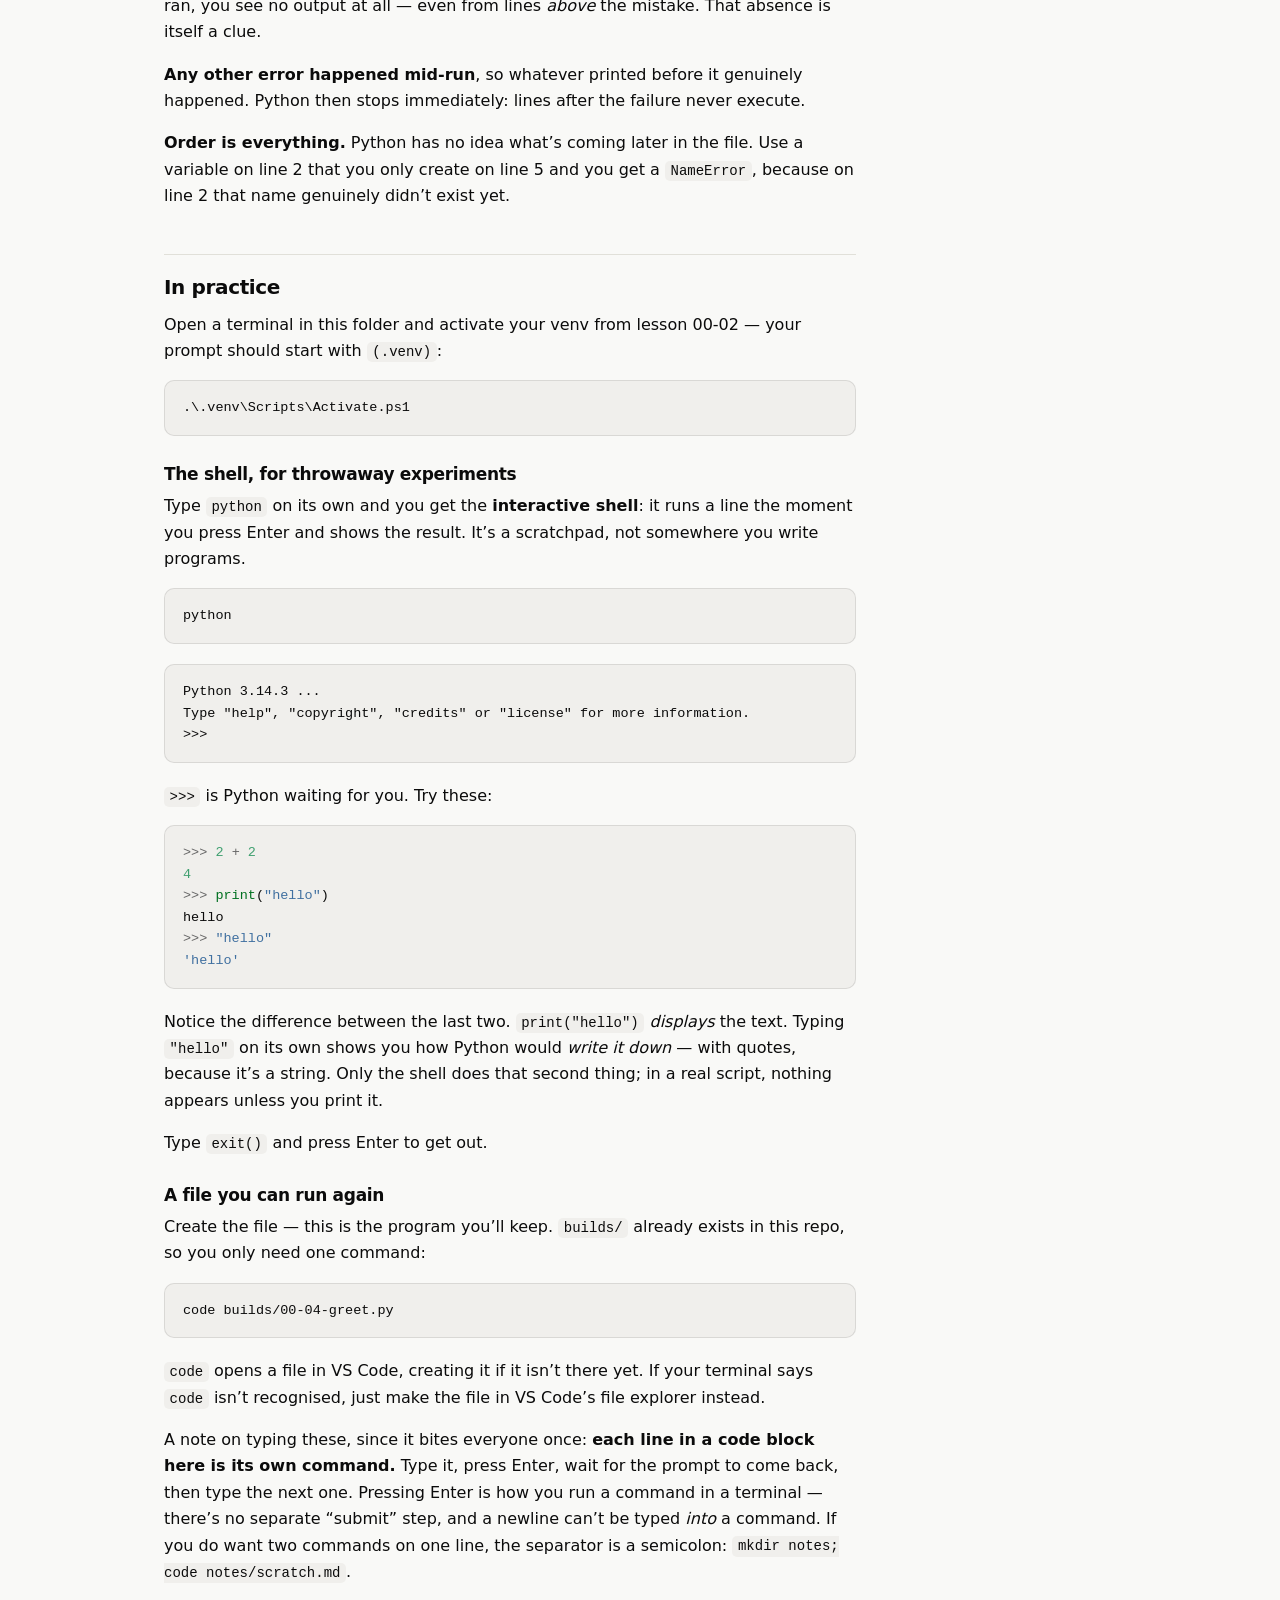
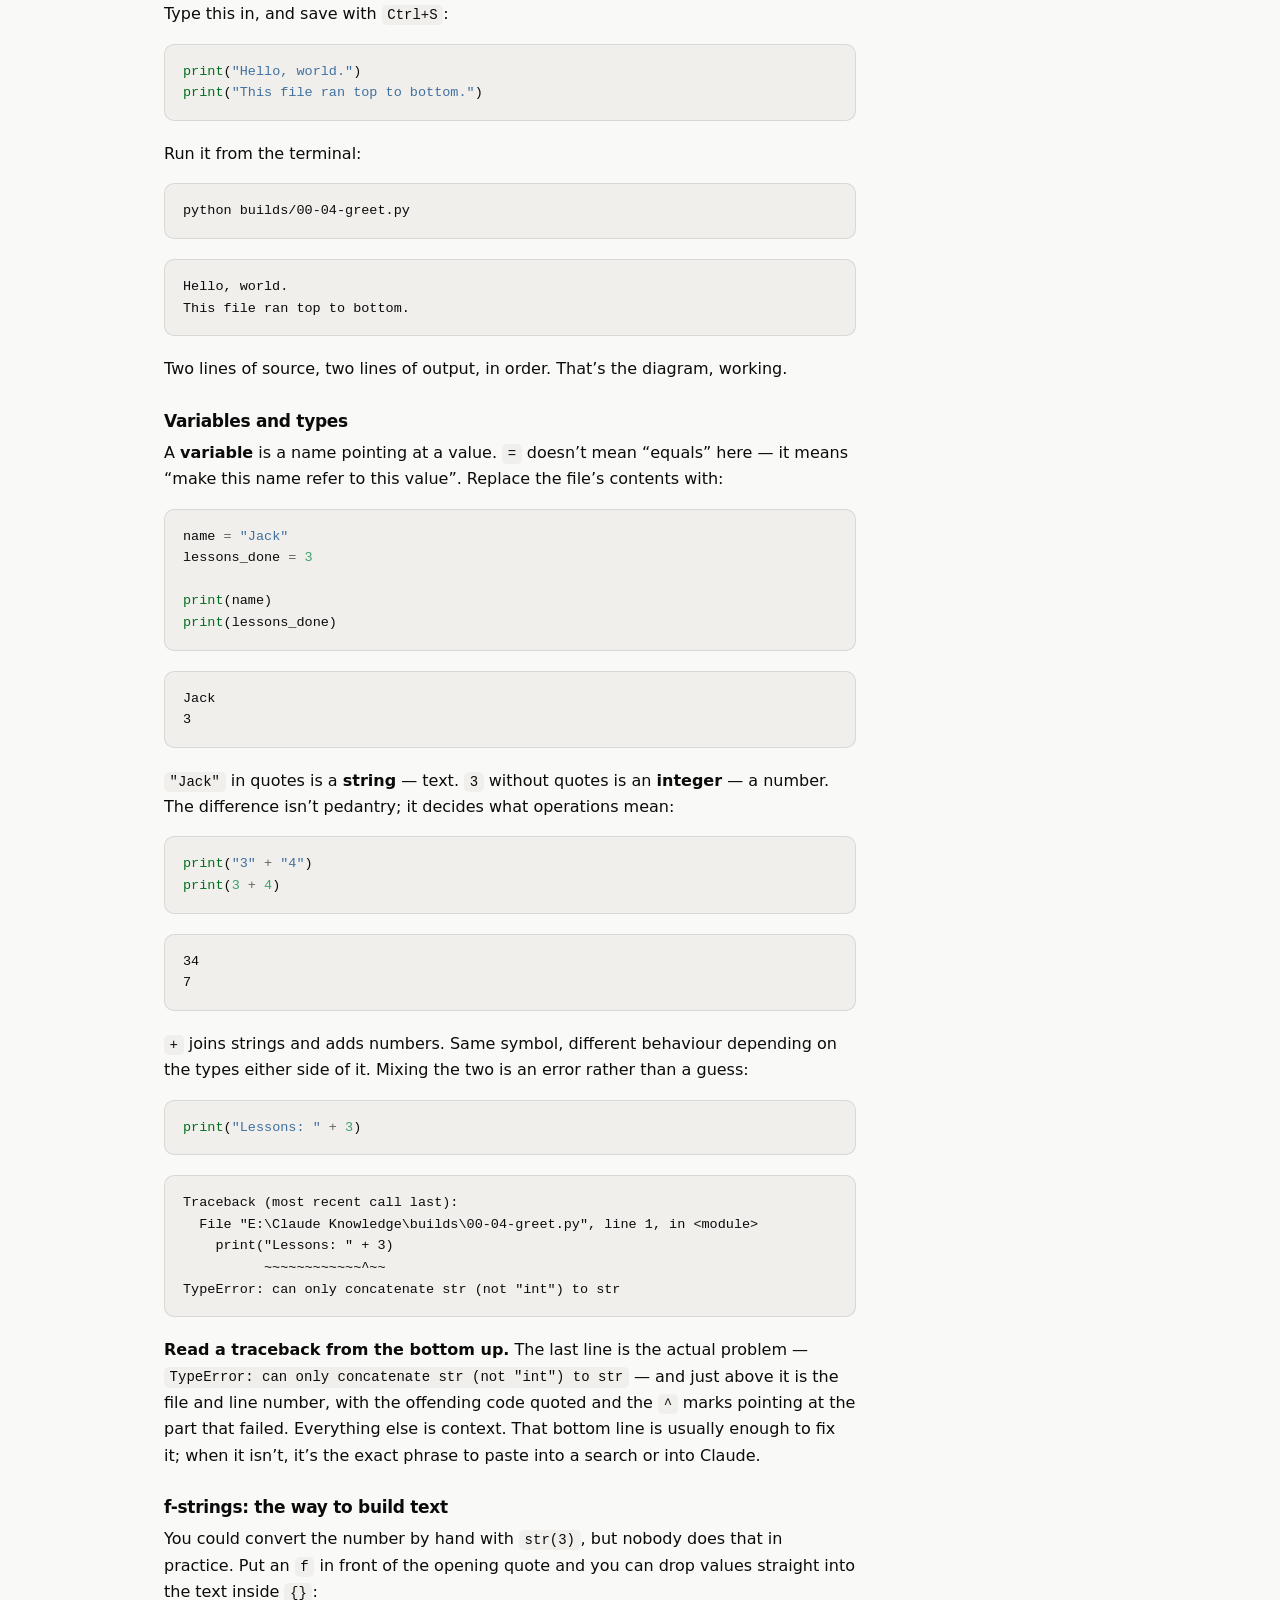
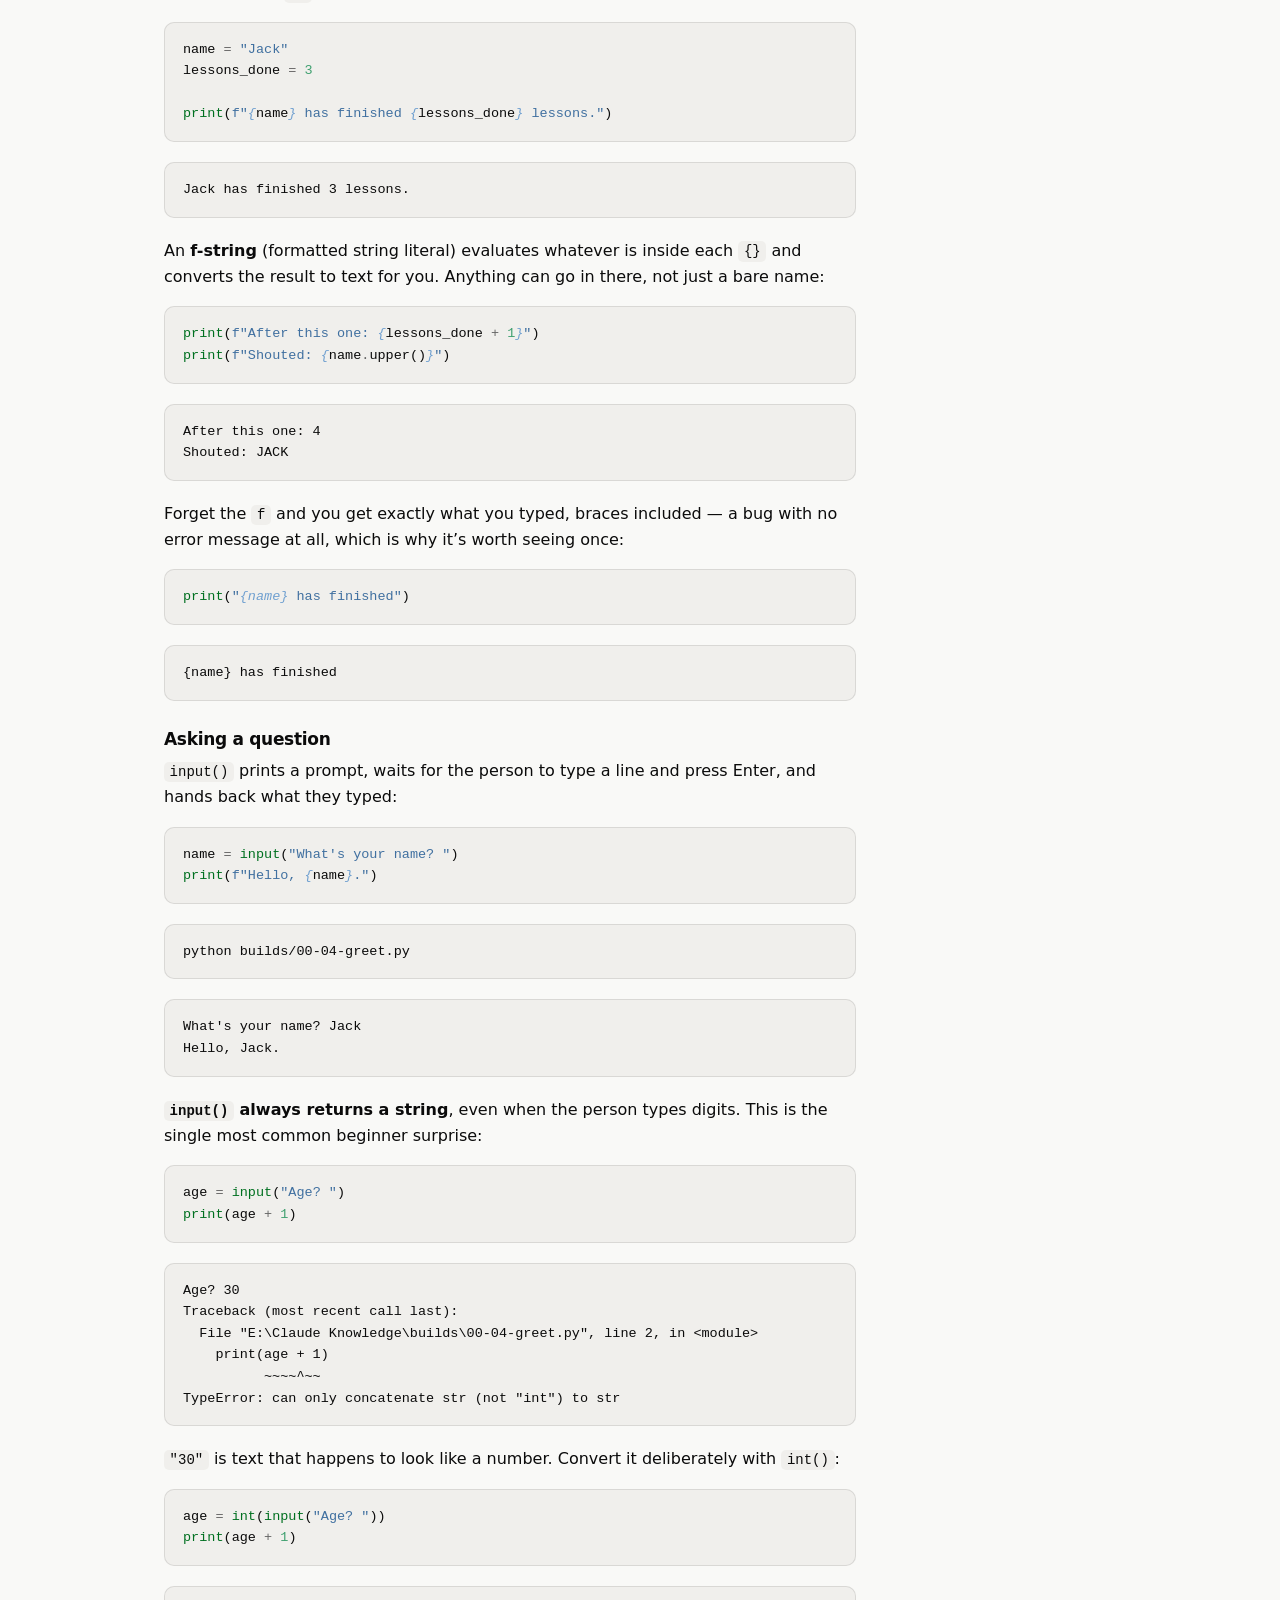
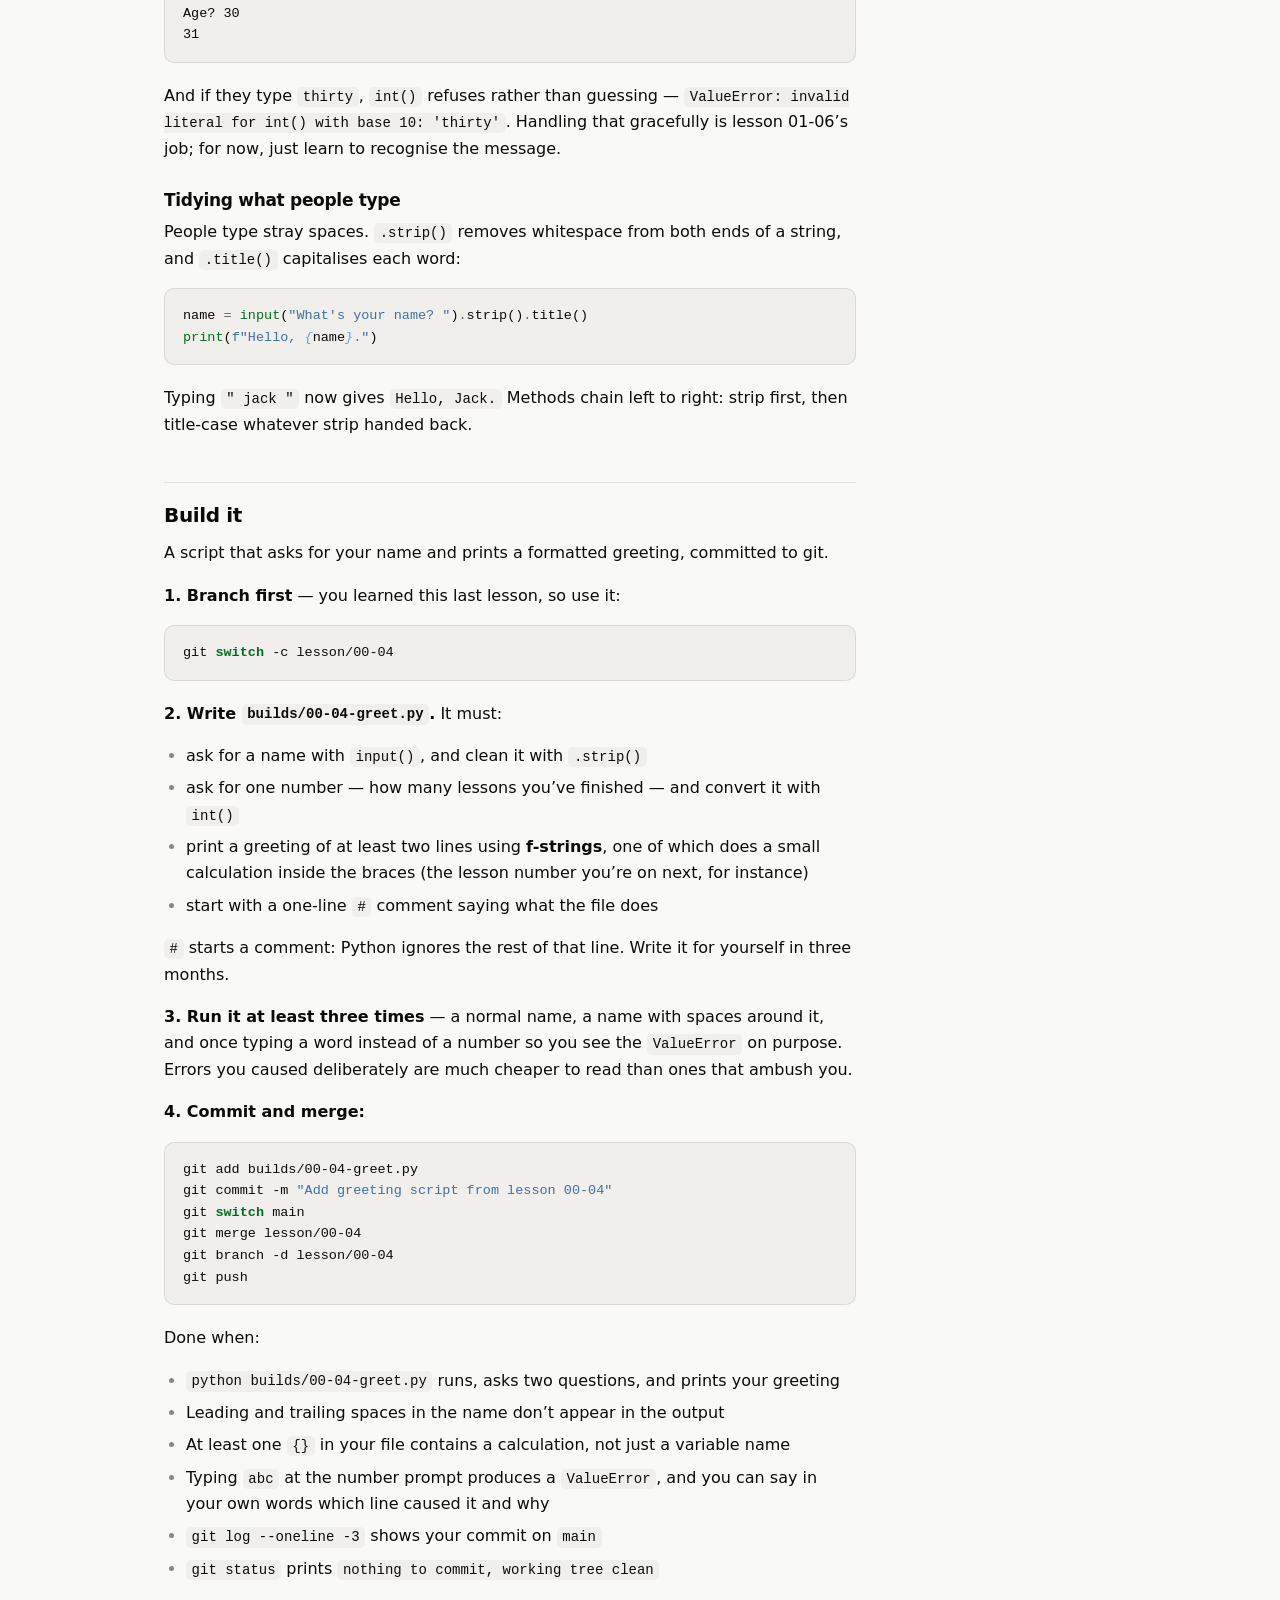
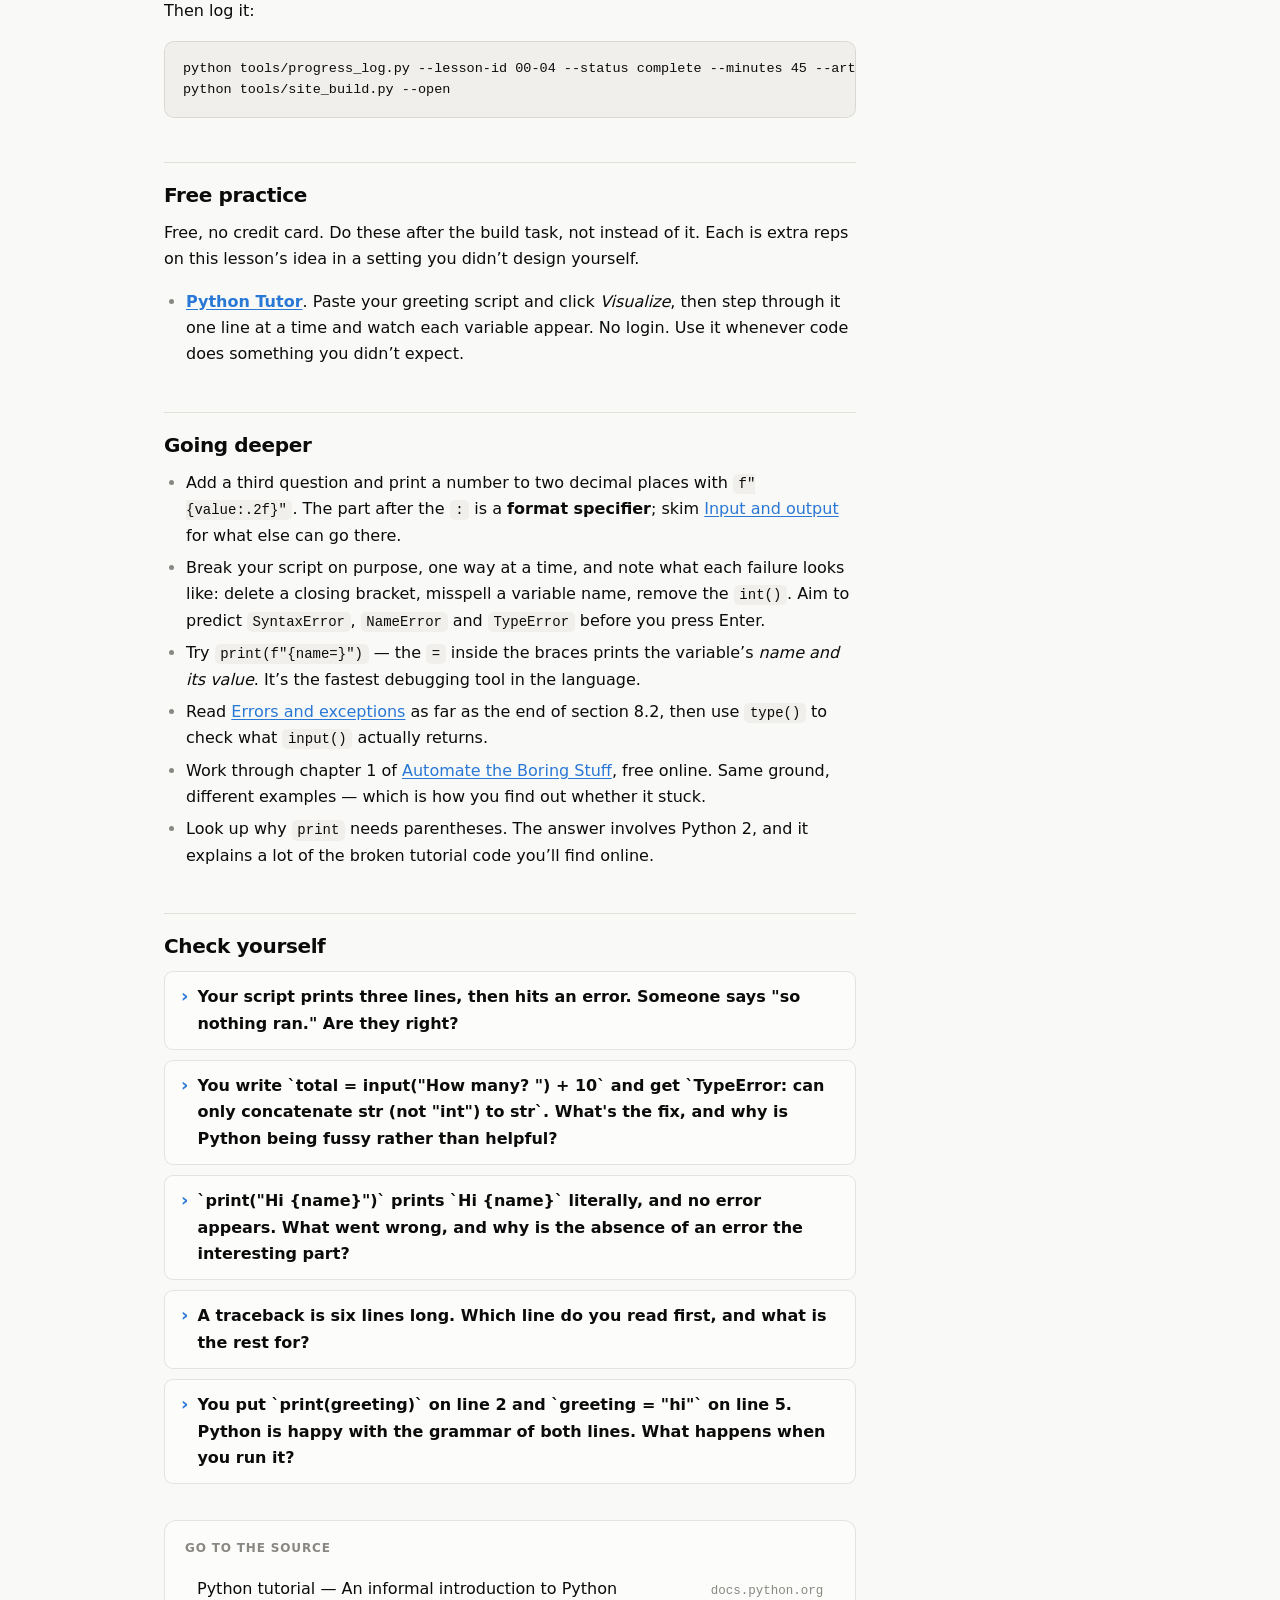
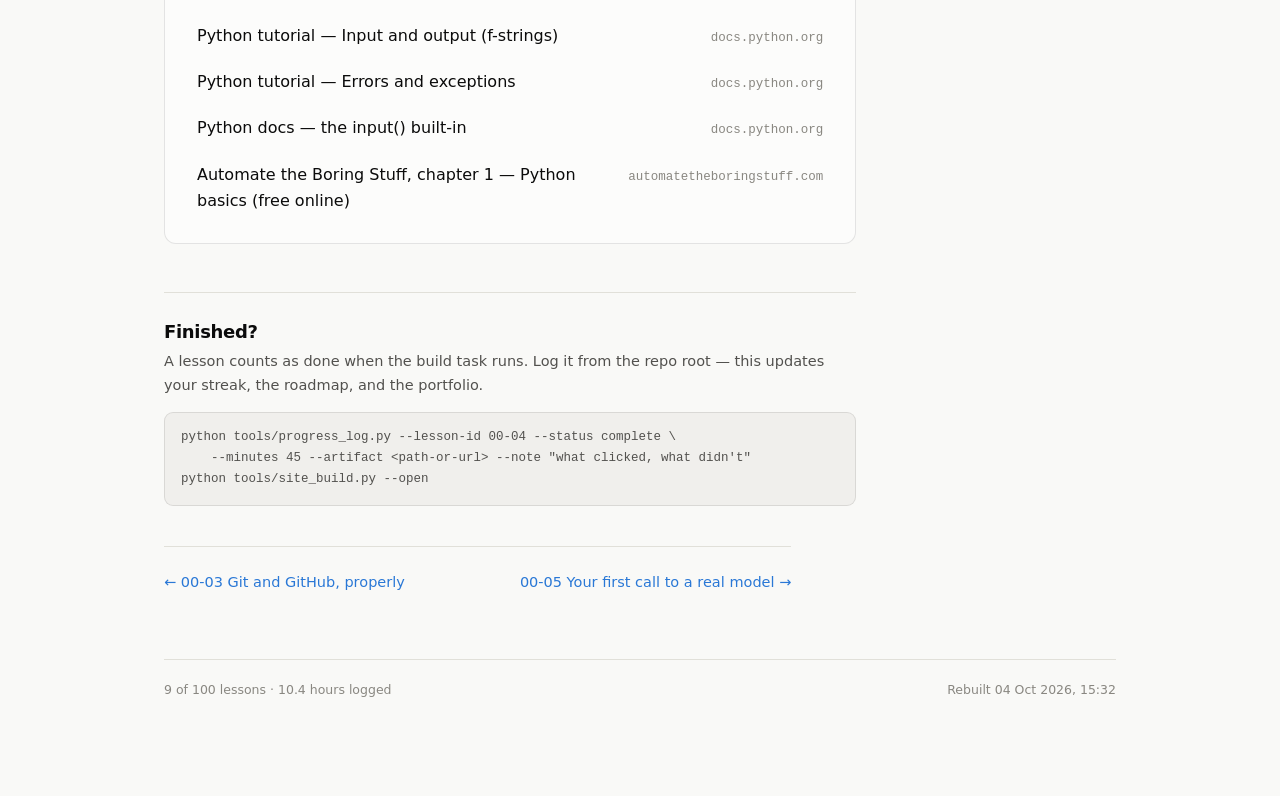
<file: docs/lessons/00-04-your-first-python-program.html>
<!doctype html>
<html lang="en">
<head>
<meta charset="utf-8">
<meta name="viewport" content="width=device-width, initial-scale=1">
<title>Your first Python program &middot; AI Engineer Path</title>
<link rel="stylesheet" href="../assets/app.css">
<link rel="stylesheet" href="../assets/code.css">
<link rel="icon" href="data:image/svg+xml,<svg xmlns='http://www.w3.org/2000/svg' viewBox='0 0 100 100'><text y='.9em' font-size='90'>&#9889;</text></svg>">
</head>
<body>
<div class="shell">

  <header class="topbar">
    <a class="topbar__mark" href="../index.html">
      <svg width="17" height="17" viewBox="0 0 24 24" fill="none" stroke="currentColor" stroke-width="2.2" stroke-linecap="round" stroke-linejoin="round" aria-hidden="true">
        <path d="M13 2 4 14h7l-1 8 9-12h-7l1-8Z"/>
      </svg>
      AI Engineer Path
    </a>
    <nav>
      <a href="../index.html">Today</a>
      <a href="../roadmap.html">Roadmap</a>
      <a href="../portfolio.html">Portfolio</a>
    </nav>
  </header>

  <main>

<article class="lesson">

  <div class="lesson__head">
    <p class="eyebrow"><a href="../roadmap.html" style="color:inherit;text-decoration:none">00 &nbsp;Getting set up</a> &nbsp;&middot;&nbsp; Lesson 00-04</p>
    <h1>Your first Python program</h1>
    <div class="lesson__meta">
      <span>
        <svg width="14" height="14" viewBox="0 0 24 24" fill="none" stroke="currentColor" stroke-width="2" stroke-linecap="round" aria-hidden="true"><circle cx="12" cy="12" r="9"/><path d="M12 7v5l3 2"/></svg>
        45 min core &middot; 100 min with extensions      </span>
      <span>
        <svg width="14" height="14" viewBox="0 0 24 24" fill="none" stroke="#0ca30c" stroke-width="2.4" stroke-linecap="round" stroke-linejoin="round" aria-hidden="true"><path d="m4 12 5 5L20 6"/></svg>
        Completed 2026-08-18
      </span>
    </div>
  </div>

  <div class="callout callout--build">
    <div class="callout__label">
      <svg width="13" height="13" viewBox="0 0 24 24" fill="none" stroke="currentColor" stroke-width="2.4" stroke-linecap="round" stroke-linejoin="round" aria-hidden="true"><path d="M13 2 4 14h7l-1 8 9-12h-7l1-8Z"/></svg>
      You&rsquo;ll finish this lesson by building
    </div>
    <p style="margin:0">A script that takes your name as input and prints a formatted greeting, committed to git.</p>
  </div>

  <div class="prose">
<h2>Why this matters</h2>
<p>You have Python installed, a virtual environment, and a repo with history. What you
don&rsquo;t have yet is a program you wrote. That changes in the next forty-five minutes.</p>
<p>The thing to take from this lesson isn&rsquo;t <code>print()</code> — you&rsquo;ll have that in five minutes.
It&rsquo;s the loop underneath every hour you&rsquo;ll spend from here on: <strong>write a little, run it,
read what came back, adjust.</strong> Beginners lose weeks because they treat a red error
message as a verdict on themselves rather than as the most useful output the computer
produces. An error is Python telling you, in a fixed and readable format, exactly which
line it choked on and why. Once you can read that, you&rsquo;re not stuck — you&rsquo;re debugging,
which is just programming with more information.</p>
<p>By the end you&rsquo;ll be able to run a Python file from the terminal, store values in
variables, build a piece of text out of those values, ask the person running the program
a question, and — when it breaks, which it will — look at the traceback and know where
to go.</p>
<h2>The mental model</h2>
<p>A Python file is not a document the computer looks at. It&rsquo;s a list of instructions
carried out in <strong>two distinct phases</strong>, and knowing which phase you&rsquo;re in tells you what
an error means.</p>
<p>First Python reads the <em>entire file</em> and checks that it&rsquo;s grammatically valid Python.
Nothing runs during this phase. Only if the whole file parses does Python go back to the
top and start executing, one line at a time, top to bottom.</p>
<figure class="figure">
<svg viewBox="0 0 740 300" role="img" aria-label="Running a Python file happens in two phases. Python first parses the whole file; if the grammar is wrong it stops with a SyntaxError and nothing runs, so no output appears at all. If parsing succeeds, Python executes the file line by line from the top, and each line can print to the terminal or read input from it. An error during this second phase produces a traceback, and any output printed before that point already really happened.">
  <defs>
    <marker id="p-ar" viewBox="0 0 10 10" refX="9" refY="5" markerWidth="7" markerHeight="7" orient="auto-start-reverse">
      <path d="M0 0 L10 5 L0 10 z" fill="currentColor"/>
    </marker>
    <marker id="p-ar-a" viewBox="0 0 10 10" refX="9" refY="5" markerWidth="7" markerHeight="7" orient="auto-start-reverse">
      <path d="M0 0 L10 5 L0 10 z" fill="var(--accent)"/>
    </marker>
  </defs>

  <g font-family="system-ui, sans-serif" font-size="12" fill="currentColor">


    <rect x="8" y="86" width="146" height="96" rx="9" fill="none" stroke="currentColor" stroke-width="1.5" opacity="0.45"/>
    <text x="81" y="108" text-anchor="middle" font-family="ui-monospace, monospace" font-size="11.5" font-weight="600">greet.py</text>
    <text x="22" y="132" font-family="ui-monospace, monospace" font-size="10" opacity="0.6">name = input(...)</text>
    <text x="22" y="148" font-family="ui-monospace, monospace" font-size="10" opacity="0.6">print(f"Hi {name}")</text>
    <text x="22" y="164" font-family="ui-monospace, monospace" font-size="10" opacity="0.6">print("bye")</text>


    <rect x="214" y="86" width="146" height="96" rx="9" fill="none" stroke="currentColor" stroke-width="1.5" opacity="0.45"/>
    <text x="287" y="112" text-anchor="middle" font-weight="600">1. parse</text>
    <text x="287" y="132" text-anchor="middle" font-size="10.5" opacity="0.65">reads the whole file,</text>
    <text x="287" y="146" text-anchor="middle" font-size="10.5" opacity="0.65">checks the grammar,</text>
    <text x="287" y="160" text-anchor="middle" font-size="10.5" opacity="0.65">runs nothing</text>


    <rect x="420" y="86" width="146" height="96" rx="9" fill="var(--accent-tint)" stroke="var(--accent)" stroke-width="1.8"/>
    <text x="493" y="112" text-anchor="middle" font-weight="600">2. execute</text>
    <text x="493" y="132" text-anchor="middle" font-size="10.5" fill="var(--accent)">one line at a time,</text>
    <text x="493" y="146" text-anchor="middle" font-size="10.5" fill="var(--accent)">top to bottom,</text>
    <text x="493" y="160" text-anchor="middle" font-size="10.5" fill="var(--accent)">in order</text>


    <rect x="606" y="86" width="126" height="96" rx="9" fill="none" stroke="currentColor" stroke-width="1.5" opacity="0.45"/>
    <text x="669" y="112" text-anchor="middle" font-weight="600">terminal</text>
    <text x="669" y="140" text-anchor="middle" font-size="10.5" opacity="0.65">what you see,</text>
    <text x="669" y="154" text-anchor="middle" font-size="10.5" opacity="0.65">what you type</text>


    <line x1="160" y1="134" x2="208" y2="134" stroke="currentColor" stroke-width="1.8" marker-end="url(#p-ar)"/>
    <text x="184" y="124" text-anchor="middle" font-family="ui-monospace, monospace" font-size="10">python</text>

    <line x1="366" y1="134" x2="414" y2="134" stroke="var(--accent)" stroke-width="2" marker-end="url(#p-ar-a)"/>
    <text x="390" y="124" text-anchor="middle" font-size="10.5" font-weight="600" fill="var(--accent)">valid</text>

    <line x1="572" y1="118" x2="600" y2="118" stroke="currentColor" stroke-width="1.6" marker-end="url(#p-ar)"/>
    <text x="586" y="108" text-anchor="middle" font-family="ui-monospace, monospace" font-size="10">print</text>

    <line x1="600" y1="164" x2="572" y2="164" stroke="currentColor" stroke-width="1.6" marker-end="url(#p-ar)"/>
    <text x="586" y="180" text-anchor="middle" font-family="ui-monospace, monospace" font-size="10">input</text>


    <line x1="287" y1="188" x2="287" y2="212" stroke="currentColor" stroke-width="1.4" stroke-dasharray="5 4" opacity="0.6" marker-end="url(#p-ar)"/>
    <text x="295" y="205" font-size="10" opacity="0.7">bad grammar</text>

    <line x1="493" y1="188" x2="493" y2="212" stroke="currentColor" stroke-width="1.4" stroke-dasharray="5 4" opacity="0.6" marker-end="url(#p-ar)"/>
    <text x="501" y="205" font-size="10" opacity="0.7">bad value</text>

    <rect x="176" y="214" width="196" height="62" rx="8" fill="none" stroke="currentColor" stroke-width="1.3" opacity="0.5"/>
    <text x="274" y="236" text-anchor="middle" font-family="ui-monospace, monospace" font-size="11" font-weight="600">SyntaxError</text>
    <text x="274" y="254" text-anchor="middle" font-size="10.5" opacity="0.7">nothing ran at all —</text>
    <text x="274" y="268" text-anchor="middle" font-size="10.5" opacity="0.7">you get no output</text>

    <rect x="404" y="214" width="230" height="62" rx="8" fill="none" stroke="currentColor" stroke-width="1.3" opacity="0.5"/>
    <text x="519" y="236" text-anchor="middle" font-family="ui-monospace, monospace" font-size="11" font-weight="600">Traceback</text>
    <text x="519" y="254" text-anchor="middle" font-size="10.5" opacity="0.7">the lines above it really ran —</text>
    <text x="519" y="268" text-anchor="middle" font-size="10.5" opacity="0.7">the last line names the problem</text>

  </g>
</svg>
<figcaption>Two phases, two kinds of failure. Whether any output appeared before the error
tells you which phase you were in — and that's the first question to ask when a program
misbehaves.</figcaption>
</figure>

<p>Three consequences worth holding on to.</p>
<p><strong>A <code>SyntaxError</code> means you typed something that isn&rsquo;t Python</strong>, not that your logic is
wrong. A missing colon, an unclosed bracket, a stray quote. Because nothing ran, you see
no output at all — even from lines <em>above</em> the mistake. That absence is itself a clue.</p>
<p><strong>Any other error happened mid-run</strong>, so whatever printed before it genuinely happened.
Python then stops immediately: lines after the failure never execute.</p>
<p><strong>Order is everything.</strong> Python has no idea what&rsquo;s coming later in the file. Use a
variable on line 2 that you only create on line 5 and you get a <code>NameError</code>, because on
line 2 that name genuinely didn&rsquo;t exist yet.</p>
<h2>In practice</h2>
<p>Open a terminal in this folder and activate your venv from lesson 00-02 — your prompt
should start with <code>(.venv)</code>:</p>
<div class="codehilite"><pre><span></span><code><span class="p">.\.</span><span class="n">venv</span><span class="p">\</span><span class="n">Scripts</span><span class="p">\</span><span class="n">Activate</span><span class="p">.</span><span class="n">ps1</span>
</code></pre></div>

<h3>The shell, for throwaway experiments</h3>
<p>Type <code>python</code> on its own and you get the <strong>interactive shell</strong>: it runs a line the moment
you press Enter and shows the result. It&rsquo;s a scratchpad, not somewhere you write
programs.</p>
<div class="codehilite"><pre><span></span><code><span class="n">python</span>
</code></pre></div>

<div class="codehilite"><pre><span></span><code>Python 3.14.3 ...
Type "help", "copyright", "credits" or "license" for more information.
&gt;&gt;&gt;
</code></pre></div>

<p><code>&gt;&gt;&gt;</code> is Python waiting for you. Try these:</p>
<div class="codehilite"><pre><span></span><code><span class="o">&gt;&gt;&gt;</span> <span class="mi">2</span> <span class="o">+</span> <span class="mi">2</span>
<span class="mi">4</span>
<span class="o">&gt;&gt;&gt;</span> <span class="nb">print</span><span class="p">(</span><span class="s2">"hello"</span><span class="p">)</span>
<span class="n">hello</span>
<span class="o">&gt;&gt;&gt;</span> <span class="s2">"hello"</span>
<span class="s1">'hello'</span>
</code></pre></div>

<p>Notice the difference between the last two. <code>print("hello")</code> <em>displays</em> the text. Typing
<code>"hello"</code> on its own shows you how Python would <em>write it down</em> — with quotes, because
it&rsquo;s a string. Only the shell does that second thing; in a real script, nothing appears
unless you print it.</p>
<p>Type <code>exit()</code> and press Enter to get out.</p>
<h3>A file you can run again</h3>
<p>Create the file — this is the program you&rsquo;ll keep. <code>builds/</code> already exists in this repo,
so you only need one command:</p>
<div class="codehilite"><pre><span></span><code><span class="n">code</span> <span class="n">builds</span><span class="p">/</span><span class="n">00</span><span class="p">-</span><span class="n">04-greet</span><span class="p">.</span><span class="n">py</span>
</code></pre></div>

<p><code>code</code> opens a file in VS Code, creating it if it isn&rsquo;t there yet. If your terminal says
<code>code</code> isn&rsquo;t recognised, just make the file in VS Code&rsquo;s file explorer instead.</p>
<p>A note on typing these, since it bites everyone once: <strong>each line in a code block here is
its own command.</strong> Type it, press Enter, wait for the prompt to come back, then type the
next one. Pressing Enter is how you run a command in a terminal — there&rsquo;s no separate
&ldquo;submit&rdquo; step, and a newline can&rsquo;t be typed <em>into</em> a command. If you do want two commands
on one line, the separator is a semicolon: <code>mkdir notes; code notes/scratch.md</code>.</p>
<p>Type this in, and save with <code>Ctrl+S</code>:</p>
<div class="codehilite"><pre><span></span><code><span class="nb">print</span><span class="p">(</span><span class="s2">"Hello, world."</span><span class="p">)</span>
<span class="nb">print</span><span class="p">(</span><span class="s2">"This file ran top to bottom."</span><span class="p">)</span>
</code></pre></div>

<p>Run it from the terminal:</p>
<div class="codehilite"><pre><span></span><code><span class="n">python</span> <span class="n">builds</span><span class="p">/</span><span class="n">00</span><span class="p">-</span><span class="n">04-greet</span><span class="p">.</span><span class="n">py</span>
</code></pre></div>

<div class="codehilite"><pre><span></span><code>Hello, world.
This file ran top to bottom.
</code></pre></div>

<p>Two lines of source, two lines of output, in order. That&rsquo;s the diagram, working.</p>
<h3>Variables and types</h3>
<p>A <strong>variable</strong> is a name pointing at a value. <code>=</code> doesn&rsquo;t mean &ldquo;equals&rdquo; here — it means
&ldquo;make this name refer to this value&rdquo;. Replace the file&rsquo;s contents with:</p>
<div class="codehilite"><pre><span></span><code><span class="n">name</span> <span class="o">=</span> <span class="s2">"Jack"</span>
<span class="n">lessons_done</span> <span class="o">=</span> <span class="mi">3</span>

<span class="nb">print</span><span class="p">(</span><span class="n">name</span><span class="p">)</span>
<span class="nb">print</span><span class="p">(</span><span class="n">lessons_done</span><span class="p">)</span>
</code></pre></div>

<div class="codehilite"><pre><span></span><code>Jack
3
</code></pre></div>

<p><code>"Jack"</code> in quotes is a <strong>string</strong> — text. <code>3</code> without quotes is an <strong>integer</strong> — a
number. The difference isn&rsquo;t pedantry; it decides what operations mean:</p>
<div class="codehilite"><pre><span></span><code><span class="nb">print</span><span class="p">(</span><span class="s2">"3"</span> <span class="o">+</span> <span class="s2">"4"</span><span class="p">)</span>
<span class="nb">print</span><span class="p">(</span><span class="mi">3</span> <span class="o">+</span> <span class="mi">4</span><span class="p">)</span>
</code></pre></div>

<div class="codehilite"><pre><span></span><code>34
7
</code></pre></div>

<p><code>+</code> joins strings and adds numbers. Same symbol, different behaviour depending on the
types either side of it. Mixing the two is an error rather than a guess:</p>
<div class="codehilite"><pre><span></span><code><span class="nb">print</span><span class="p">(</span><span class="s2">"Lessons: "</span> <span class="o">+</span> <span class="mi">3</span><span class="p">)</span>
</code></pre></div>

<div class="codehilite"><pre><span></span><code>Traceback (most recent call last):
  File "E:\Claude Knowledge\builds\00-04-greet.py", line 1, in &lt;module&gt;
    print("Lessons: " + 3)
          ~~~~~~~~~~~~^~~
TypeError: can only concatenate str (not "int") to str
</code></pre></div>

<p><strong>Read a traceback from the bottom up.</strong> The last line is the actual problem —
<code>TypeError: can only concatenate str (not "int") to str</code> — and just above it is the file
and line number, with the offending code quoted and the <code>^</code> marks pointing at the part
that failed. Everything else is context. That bottom line is usually enough to fix it;
when it isn&rsquo;t, it&rsquo;s the exact phrase to paste into a search or into Claude.</p>
<h3>f-strings: the way to build text</h3>
<p>You could convert the number by hand with <code>str(3)</code>, but nobody does that in practice. Put
an <code>f</code> in front of the opening quote and you can drop values straight into the text
inside <code>{}</code>:</p>
<div class="codehilite"><pre><span></span><code><span class="n">name</span> <span class="o">=</span> <span class="s2">"Jack"</span>
<span class="n">lessons_done</span> <span class="o">=</span> <span class="mi">3</span>

<span class="nb">print</span><span class="p">(</span><span class="sa">f</span><span class="s2">"</span><span class="si">{</span><span class="n">name</span><span class="si">}</span><span class="s2"> has finished </span><span class="si">{</span><span class="n">lessons_done</span><span class="si">}</span><span class="s2"> lessons."</span><span class="p">)</span>
</code></pre></div>

<div class="codehilite"><pre><span></span><code>Jack has finished 3 lessons.
</code></pre></div>

<p>An <strong>f-string</strong> (formatted string literal) evaluates whatever is inside each <code>{}</code> and
converts the result to text for you. Anything can go in there, not just a bare name:</p>
<div class="codehilite"><pre><span></span><code><span class="nb">print</span><span class="p">(</span><span class="sa">f</span><span class="s2">"After this one: </span><span class="si">{</span><span class="n">lessons_done</span><span class="w"> </span><span class="o">+</span><span class="w"> </span><span class="mi">1</span><span class="si">}</span><span class="s2">"</span><span class="p">)</span>
<span class="nb">print</span><span class="p">(</span><span class="sa">f</span><span class="s2">"Shouted: </span><span class="si">{</span><span class="n">name</span><span class="o">.</span><span class="n">upper</span><span class="p">()</span><span class="si">}</span><span class="s2">"</span><span class="p">)</span>
</code></pre></div>

<div class="codehilite"><pre><span></span><code>After this one: 4
Shouted: JACK
</code></pre></div>

<p>Forget the <code>f</code> and you get exactly what you typed, braces included — a bug with no error
message at all, which is why it&rsquo;s worth seeing once:</p>
<div class="codehilite"><pre><span></span><code><span class="nb">print</span><span class="p">(</span><span class="s2">"</span><span class="si">{name}</span><span class="s2"> has finished"</span><span class="p">)</span>
</code></pre></div>

<div class="codehilite"><pre><span></span><code>{name} has finished
</code></pre></div>

<h3>Asking a question</h3>
<p><code>input()</code> prints a prompt, waits for the person to type a line and press Enter, and hands
back what they typed:</p>
<div class="codehilite"><pre><span></span><code><span class="n">name</span> <span class="o">=</span> <span class="nb">input</span><span class="p">(</span><span class="s2">"What's your name? "</span><span class="p">)</span>
<span class="nb">print</span><span class="p">(</span><span class="sa">f</span><span class="s2">"Hello, </span><span class="si">{</span><span class="n">name</span><span class="si">}</span><span class="s2">."</span><span class="p">)</span>
</code></pre></div>

<div class="codehilite"><pre><span></span><code><span class="n">python</span> <span class="n">builds</span><span class="p">/</span><span class="n">00</span><span class="p">-</span><span class="n">04-greet</span><span class="p">.</span><span class="n">py</span>
</code></pre></div>

<div class="codehilite"><pre><span></span><code>What's your name? Jack
Hello, Jack.
</code></pre></div>

<p><strong><code>input()</code> always returns a string</strong>, even when the person types digits. This is the
single most common beginner surprise:</p>
<div class="codehilite"><pre><span></span><code><span class="n">age</span> <span class="o">=</span> <span class="nb">input</span><span class="p">(</span><span class="s2">"Age? "</span><span class="p">)</span>
<span class="nb">print</span><span class="p">(</span><span class="n">age</span> <span class="o">+</span> <span class="mi">1</span><span class="p">)</span>
</code></pre></div>

<div class="codehilite"><pre><span></span><code>Age? 30
Traceback (most recent call last):
  File "E:\Claude Knowledge\builds\00-04-greet.py", line 2, in &lt;module&gt;
    print(age + 1)
          ~~~~^~~
TypeError: can only concatenate str (not "int") to str
</code></pre></div>

<p><code>"30"</code> is text that happens to look like a number. Convert it deliberately with <code>int()</code>:</p>
<div class="codehilite"><pre><span></span><code><span class="n">age</span> <span class="o">=</span> <span class="nb">int</span><span class="p">(</span><span class="nb">input</span><span class="p">(</span><span class="s2">"Age? "</span><span class="p">))</span>
<span class="nb">print</span><span class="p">(</span><span class="n">age</span> <span class="o">+</span> <span class="mi">1</span><span class="p">)</span>
</code></pre></div>

<div class="codehilite"><pre><span></span><code>Age? 30
31
</code></pre></div>

<p>And if they type <code>thirty</code>, <code>int()</code> refuses rather than guessing — <code>ValueError: invalid
literal for int() with base 10: 'thirty'</code>. Handling that gracefully is lesson 01-06&rsquo;s
job; for now, just learn to recognise the message.</p>
<h3>Tidying what people type</h3>
<p>People type stray spaces. <code>.strip()</code> removes whitespace from both ends of a string, and
<code>.title()</code> capitalises each word:</p>
<div class="codehilite"><pre><span></span><code><span class="n">name</span> <span class="o">=</span> <span class="nb">input</span><span class="p">(</span><span class="s2">"What's your name? "</span><span class="p">)</span><span class="o">.</span><span class="n">strip</span><span class="p">()</span><span class="o">.</span><span class="n">title</span><span class="p">()</span>
<span class="nb">print</span><span class="p">(</span><span class="sa">f</span><span class="s2">"Hello, </span><span class="si">{</span><span class="n">name</span><span class="si">}</span><span class="s2">."</span><span class="p">)</span>
</code></pre></div>

<p>Typing <code>"  jack  "</code> now gives <code>Hello, Jack.</code> Methods chain left to right: strip first,
then title-case whatever strip handed back.</p>
<h2>Build it</h2>
<p>A script that asks for your name and prints a formatted greeting, committed to git.</p>
<p><strong>1. Branch first</strong> — you learned this last lesson, so use it:</p>
<div class="codehilite"><pre><span></span><code><span class="n">git</span> <span class="k">switch</span> <span class="n">-c</span> <span class="n">lesson</span><span class="p">/</span><span class="n">00</span><span class="p">-</span><span class="n">04</span>
</code></pre></div>

<p><strong>2. Write <code>builds/00-04-greet.py</code>.</strong> It must:</p>
<ul>
<li>ask for a name with <code>input()</code>, and clean it with <code>.strip()</code></li>
<li>ask for one number — how many lessons you&rsquo;ve finished — and convert it with <code>int()</code></li>
<li>print a greeting of at least two lines using <strong>f-strings</strong>, one of which does a small
  calculation inside the braces (the lesson number you&rsquo;re on next, for instance)</li>
<li>start with a one-line <code>#</code> comment saying what the file does</li>
</ul>
<p><code>#</code> starts a comment: Python ignores the rest of that line. Write it for yourself in
three months.</p>
<p><strong>3. Run it at least three times</strong> — a normal name, a name with spaces around it, and
once typing a word instead of a number so you see the <code>ValueError</code> on purpose. Errors you
caused deliberately are much cheaper to read than ones that ambush you.</p>
<p><strong>4. Commit and merge:</strong></p>
<div class="codehilite"><pre><span></span><code><span class="n">git</span> <span class="n">add</span> <span class="n">builds</span><span class="p">/</span><span class="n">00</span><span class="p">-</span><span class="n">04-greet</span><span class="p">.</span><span class="n">py</span>
<span class="n">git</span> <span class="n">commit</span> <span class="n">-m</span> <span class="s2">"Add greeting script from lesson 00-04"</span>
<span class="n">git</span> <span class="k">switch</span> <span class="n">main</span>
<span class="n">git</span> <span class="n">merge</span> <span class="n">lesson</span><span class="p">/</span><span class="n">00</span><span class="p">-</span><span class="n">04</span>
<span class="n">git</span> <span class="n">branch</span> <span class="n">-d</span> <span class="n">lesson</span><span class="p">/</span><span class="n">00</span><span class="p">-</span><span class="n">04</span>
<span class="n">git</span> <span class="n">push</span>
</code></pre></div>

<p>Done when:</p>
<ul>
<li><code>python builds/00-04-greet.py</code> runs, asks two questions, and prints your greeting</li>
<li>Leading and trailing spaces in the name don&rsquo;t appear in the output</li>
<li>At least one <code>{}</code> in your file contains a calculation, not just a variable name</li>
<li>Typing <code>abc</code> at the number prompt produces a <code>ValueError</code>, and you can say in your own
  words which line caused it and why</li>
<li><code>git log --oneline -3</code> shows your commit on <code>main</code></li>
<li><code>git status</code> prints <code>nothing to commit, working tree clean</code></li>
</ul>
<p>Then log it:</p>
<div class="codehilite"><pre><span></span><code><span class="n">python</span> <span class="n">tools</span><span class="p">/</span><span class="n">progress_log</span><span class="p">.</span><span class="n">py</span> <span class="p">-</span><span class="n">-lesson-id</span> <span class="n">00</span><span class="p">-</span><span class="n">04</span> <span class="p">-</span><span class="n">-status</span> <span class="n">complete</span> <span class="p">-</span><span class="n">-minutes</span> <span class="n">45</span> <span class="p">-</span><span class="n">-artifact</span> <span class="p">./</span><span class="n">builds</span><span class="p">/</span><span class="n">00</span><span class="p">-</span><span class="n">04-greet</span><span class="p">.</span><span class="n">py</span> <span class="p">-</span><span class="n">-note</span> <span class="s2">"first program I wrote myself"</span>
<span class="n">python</span> <span class="n">tools</span><span class="p">/</span><span class="n">site_build</span><span class="p">.</span><span class="n">py</span> <span class="p">-</span><span class="n">-open</span>
</code></pre></div>

<h2>Free practice</h2>
<p>Free, no credit card. Do these after the build task, not instead of it. Each is extra reps on this lesson&rsquo;s idea in a setting you didn&rsquo;t design yourself.</p>
<ul>
<li><strong><a href="https://pythontutor.com/python-compiler.html">Python Tutor</a></strong>. Paste your greeting script and click <em>Visualize</em>, then step
  through it one line at a time and watch each variable appear. No login. Use it whenever code
  does something you didn&rsquo;t expect.</li>
</ul>
<h2>Going deeper</h2>
<ul>
<li>Add a third question and print a number to two decimal places with <code>f"{value:.2f}"</code>.
  The part after the <code>:</code> is a <strong>format specifier</strong>; skim
  <a href="https://docs.python.org/3/tutorial/inputoutput.html">Input and output</a> for what else
  can go there.</li>
<li>Break your script on purpose, one way at a time, and note what each failure looks like:
  delete a closing bracket, misspell a variable name, remove the <code>int()</code>. Aim to predict
  <code>SyntaxError</code>, <code>NameError</code> and <code>TypeError</code> before you press Enter.</li>
<li>Try <code>print(f"{name=}")</code> — the <code>=</code> inside the braces prints the variable&rsquo;s <em>name and its
  value</em>. It&rsquo;s the fastest debugging tool in the language.</li>
<li>Read <a href="https://docs.python.org/3/tutorial/errors.html">Errors and exceptions</a> as far as
  the end of section 8.2, then use <code>type()</code> to check what <code>input()</code> actually returns.</li>
<li>Work through chapter 1 of
  <a href="https://automatetheboringstuff.com/3e/chapter1.html">Automate the Boring Stuff</a>, free
  online. Same ground, different examples — which is how you find out whether it stuck.</li>
<li>Look up why <code>print</code> needs parentheses. The answer involves Python 2, and it explains a
  lot of the broken tutorial code you&rsquo;ll find online.</li>
</ul>
<h2>Check yourself</h2>
<details>
<summary>Your script prints three lines, then hits an error. Someone says "so nothing ran." Are they right?</summary>
<p>No. Output appeared, so the file parsed successfully and Python was already in the
execution phase — those three lines really ran, and any effects they had are real. The
error happened on a later line, and everything after it never ran.</p>
<p>The reverse case is the informative one: an error with <em>no</em> output at all usually means a
<code>SyntaxError</code>, where Python rejected the file before running a single line.</p>
</details>
<details>
<summary>You write `total = input("How many? ") + 10` and get `TypeError: can only concatenate str (not "int") to str`. What's the fix, and why is Python being fussy rather than helpful?</summary>
<p><code>total = int(input("How many? ")) + 10</code>. <code>input()</code> always hands back a string, so you
asked Python to join <code>"5"</code> and <code>10</code>, which have no shared meaning for <code>+</code>.</p>
<p>Python refuses to guess because the guess would sometimes be wrong: <code>"5" + 10</code> could
reasonably mean <code>15</code> or <code>"510"</code>, and a program that quietly picks the wrong one is far
worse than one that stops and tells you. Making the conversion explicit puts your intent
in the code where you can see it.</p>
</details>
<details>
<summary>`print("Hi {name}")` prints `Hi {name}` literally, and no error appears. What went wrong, and why is the absence of an error the interesting part?</summary>
<p>The <code>f</code> is missing. Without it, the braces are just characters in a piece of text, so
Python did precisely what you asked.</p>
<p>It&rsquo;s interesting because it&rsquo;s a whole category of bug: the program is valid, it runs, and
it&rsquo;s wrong. No traceback will ever point at it — the only thing that catches it is you
looking at the output and noticing it isn&rsquo;t what you meant. Which is why the loop is &ldquo;run
it and read what came back&rdquo;, not &ldquo;run it until the red text stops&rdquo;.</p>
</details>
<details>
<summary>A traceback is six lines long. Which line do you read first, and what is the rest for?</summary>
<p>The last one. It names the exception type and describes the problem in a sentence —
<code>TypeError: can only concatenate...</code>, <code>NameError: name 'nmae' is not defined</code>. That&rsquo;s
usually enough to know what to fix.</p>
<p>The lines above give you <em>where</em>: file, line number, and the offending code. You read
upward only when the bottom line alone isn&rsquo;t enough. The phrase &ldquo;most recent call last&rdquo;
at the top is the hint — Python puts the important part at the bottom deliberately.</p>
</details>
<details>
<summary>You put `print(greeting)` on line 2 and `greeting = "hi"` on line 5. Python is happy with the grammar of both lines. What happens when you run it?</summary>
<p><code>NameError: name 'greeting' is not defined</code>, pointing at line 2.</p>
<p>Parsing only checks that each line is well-formed Python, and <code>print(greeting)</code> is
perfectly well-formed — so the file passes phase one with no complaint. Phase two runs in
order, and when line 2 executes, nothing called <code>greeting</code> exists yet. Line 5 never gets
a chance, because Python stops at the error.</p>
</details>
  </div>

  <div class="callout" style="margin-top:36px">
    <div class="callout__label">Go to the source</div>
    <ul class="reslist">
      <li><a href="https://docs.python.org/3/tutorial/introduction.html"><span class="t">Python tutorial — An informal introduction to Python</span><span class="d">docs.python.org</span></a></li>
      <li><a href="https://docs.python.org/3/tutorial/inputoutput.html"><span class="t">Python tutorial — Input and output (f-strings)</span><span class="d">docs.python.org</span></a></li>
      <li><a href="https://docs.python.org/3/tutorial/errors.html"><span class="t">Python tutorial — Errors and exceptions</span><span class="d">docs.python.org</span></a></li>
      <li><a href="https://docs.python.org/3/library/functions.html#input"><span class="t">Python docs — the input() built-in</span><span class="d">docs.python.org</span></a></li>
      <li><a href="https://automatetheboringstuff.com/3e/chapter1.html"><span class="t">Automate the Boring Stuff, chapter 1 — Python basics (free online)</span><span class="d">automatetheboringstuff.com</span></a></li>
    </ul>
  </div>

  <div class="finish">
    <h2>Finished?</h2>
    <p>A lesson counts as done when the build task runs. Log it from the repo root &mdash; this updates your streak, the roadmap, and the portfolio.</p>
    <div class="cmd">python tools/progress_log.py --lesson-id 00-04 --status complete \
    --minutes 45 --artifact &lt;path-or-url&gt; --note "what clicked, what didn't"
python tools/site_build.py --open</div>
  </div>

  <nav class="pager">
    <span><a href="00-03-git-and-github-properly.html">&larr; 00-03 Git and GitHub, properly</a></span>
    <span><a href="00-05-your-first-call-to-a-real-model.html">00-05 Your first call to a real model &rarr;</a></span>
  </nav>

</article>

  </main>

  <footer class="sitefoot">
    <span>9 of 100 lessons &middot; 10.4 hours logged</span>
    <span>Rebuilt 04 Oct 2026, 15:32</span>
  </footer>

</div>
</body>
</html>
</file>
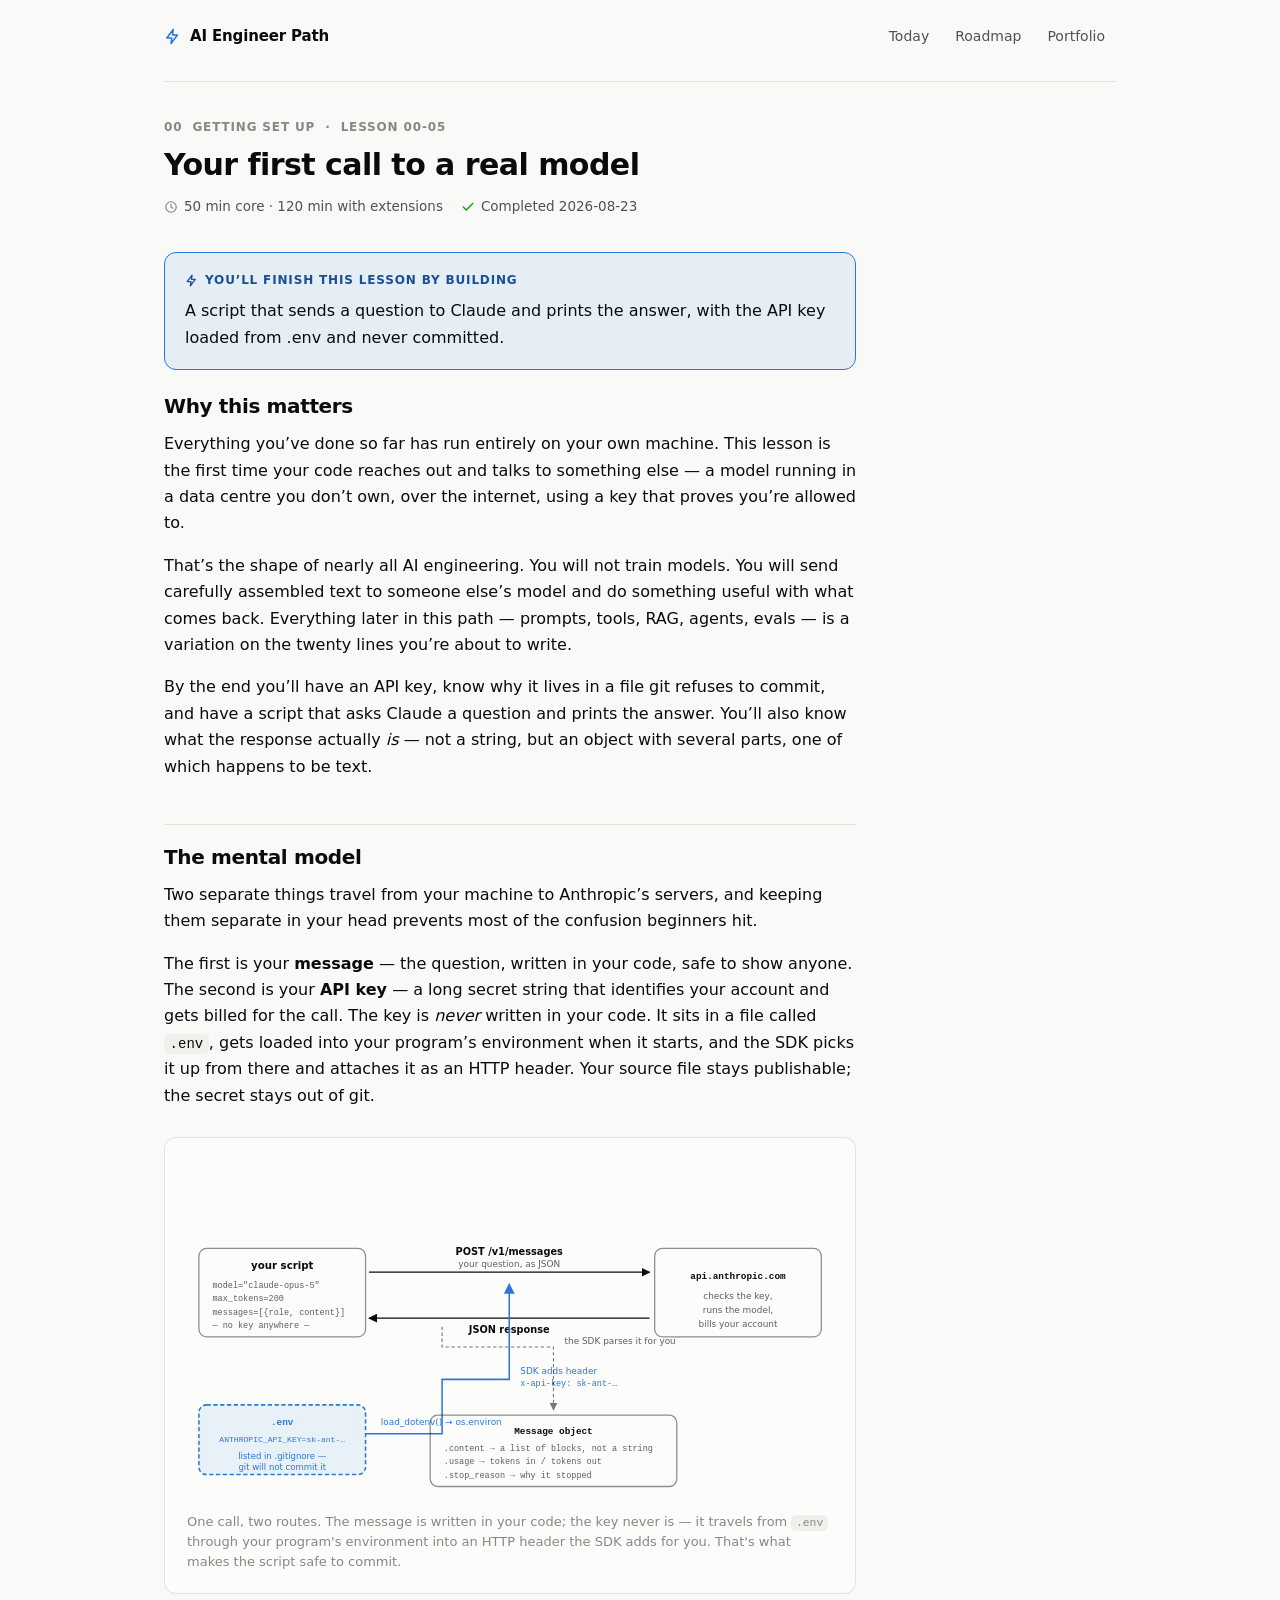
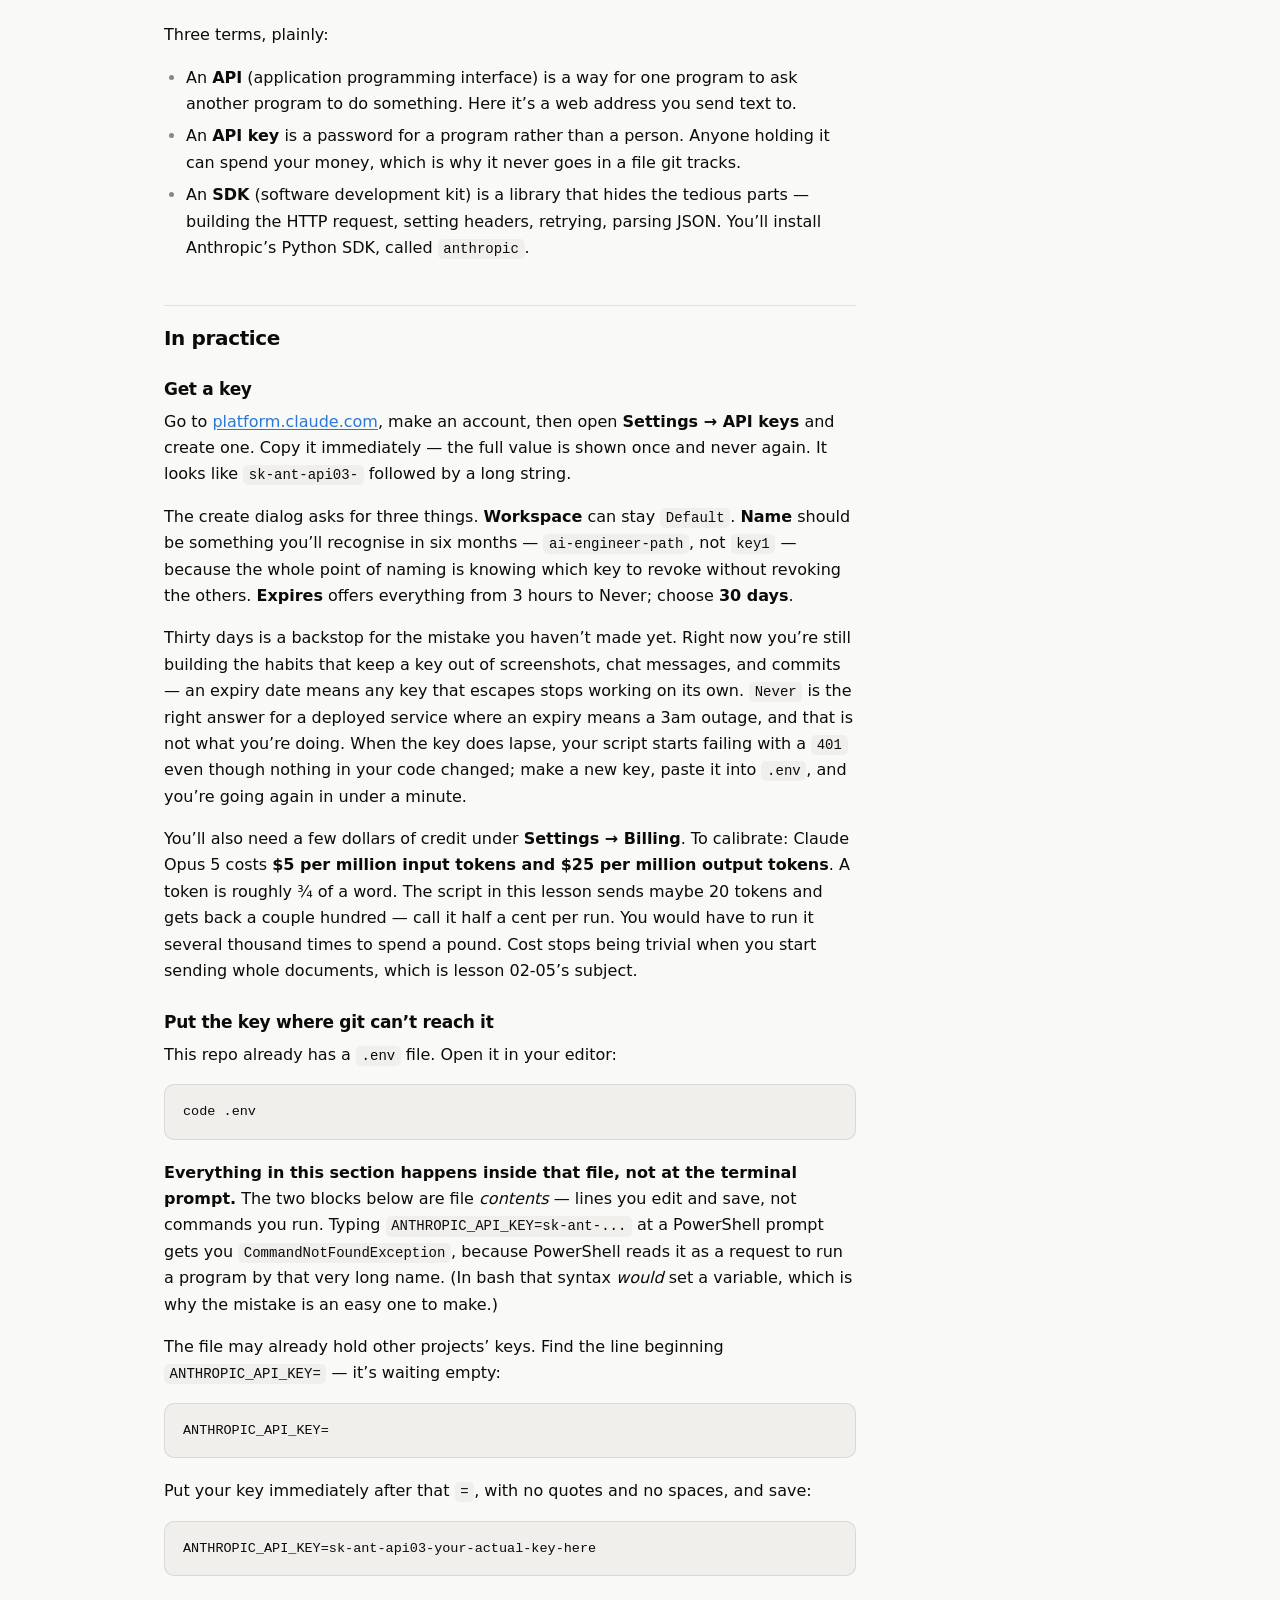
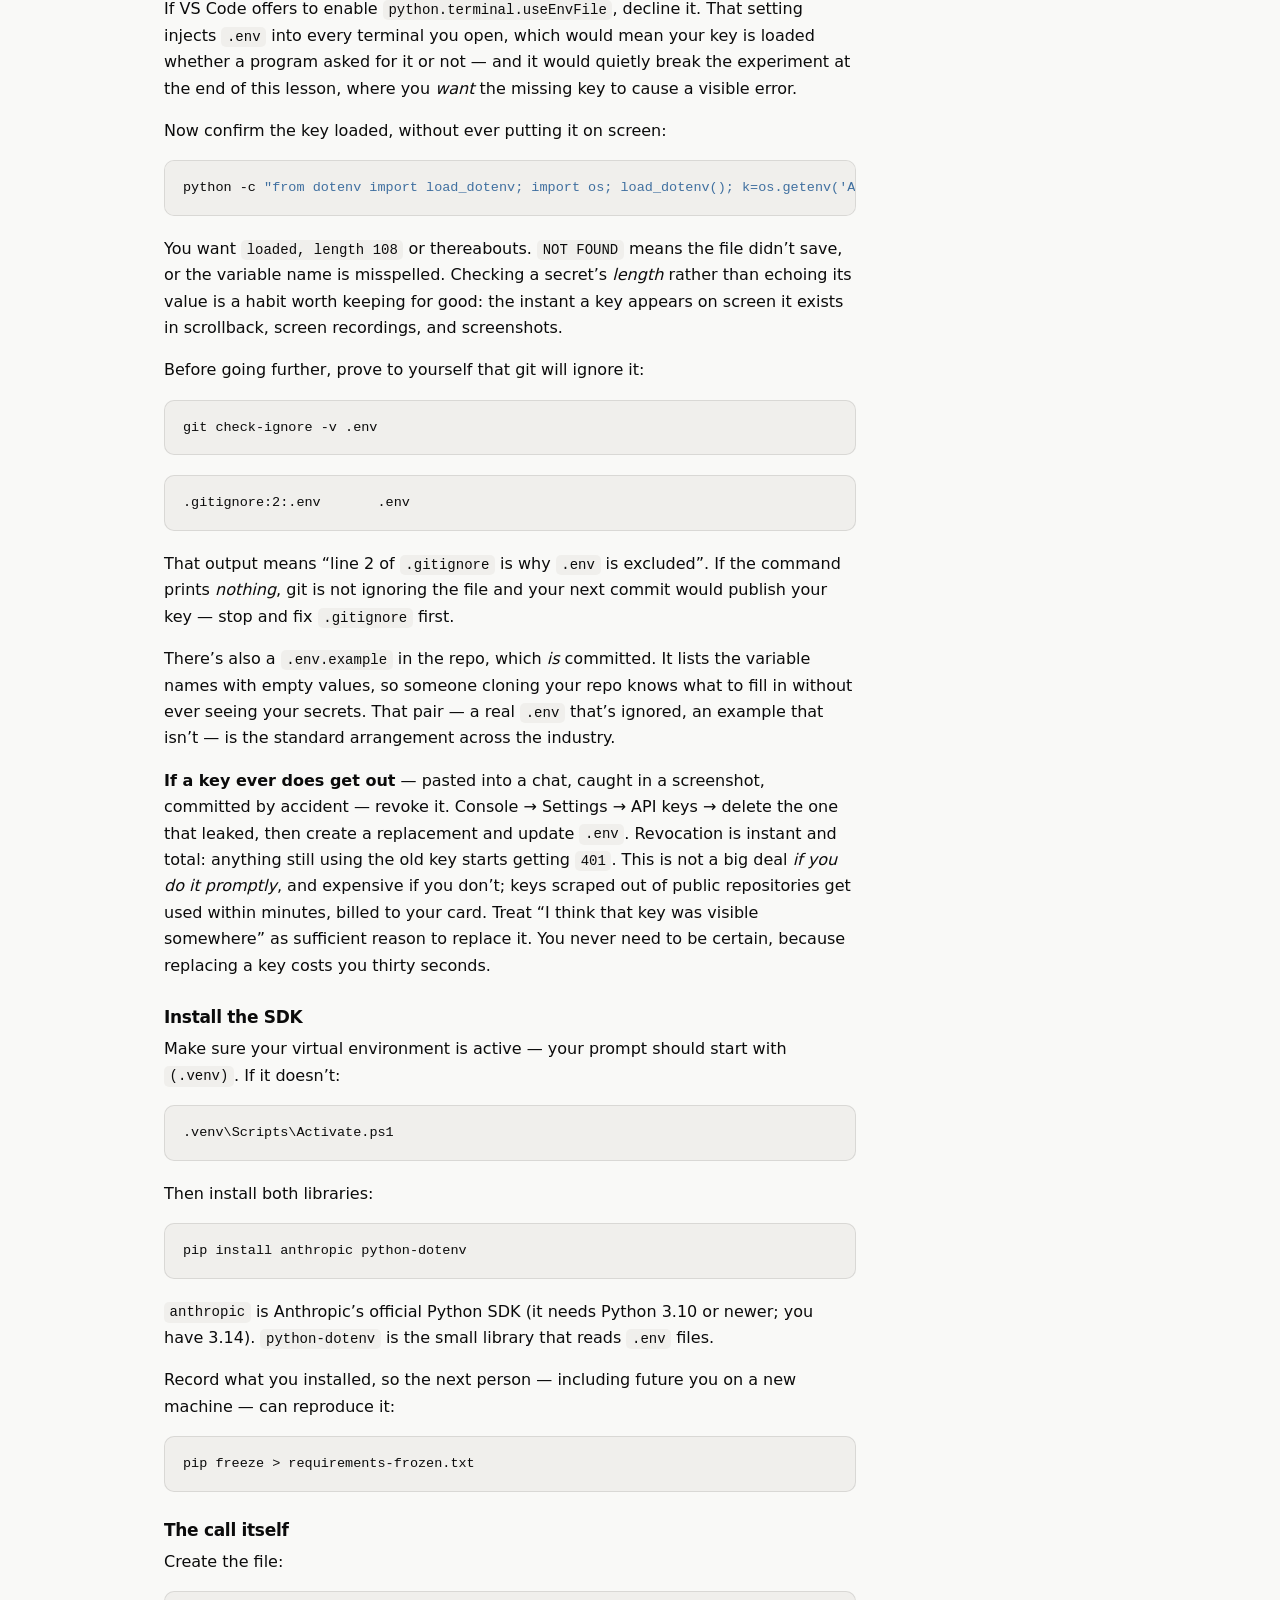
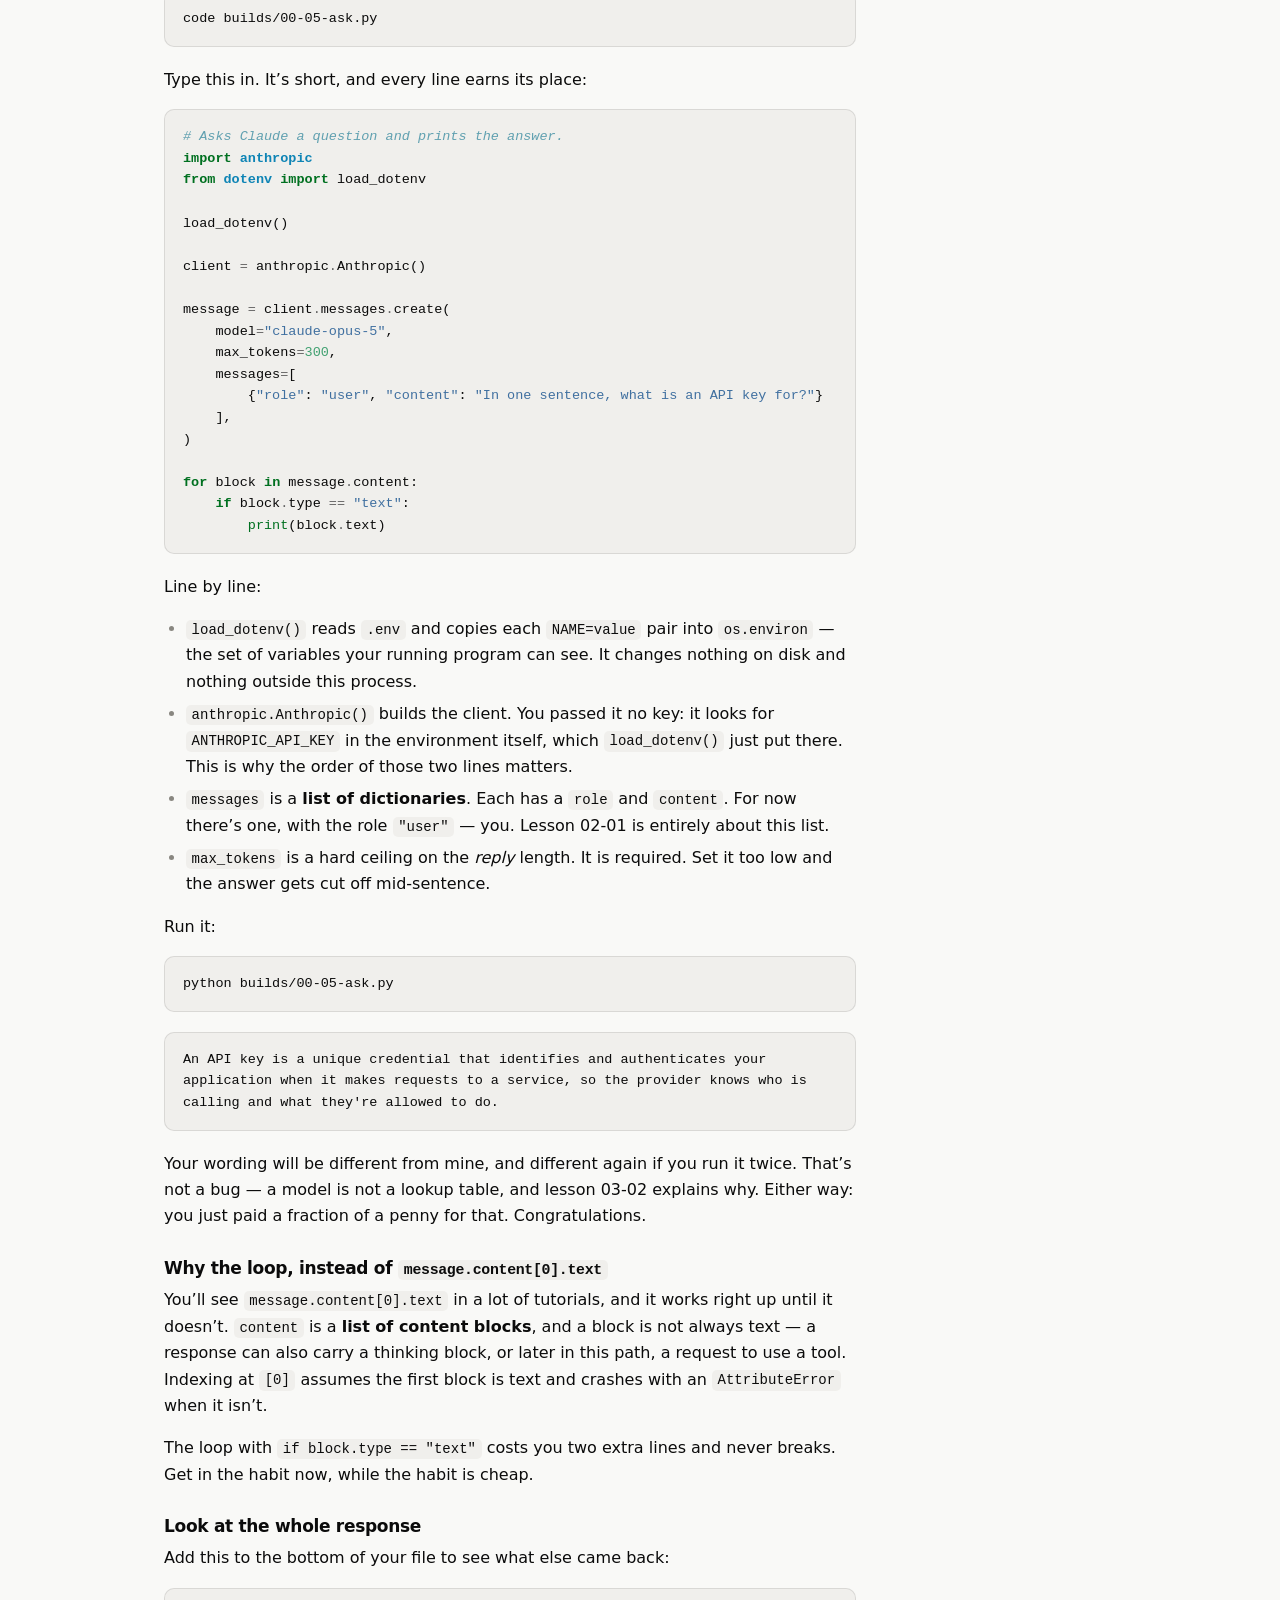
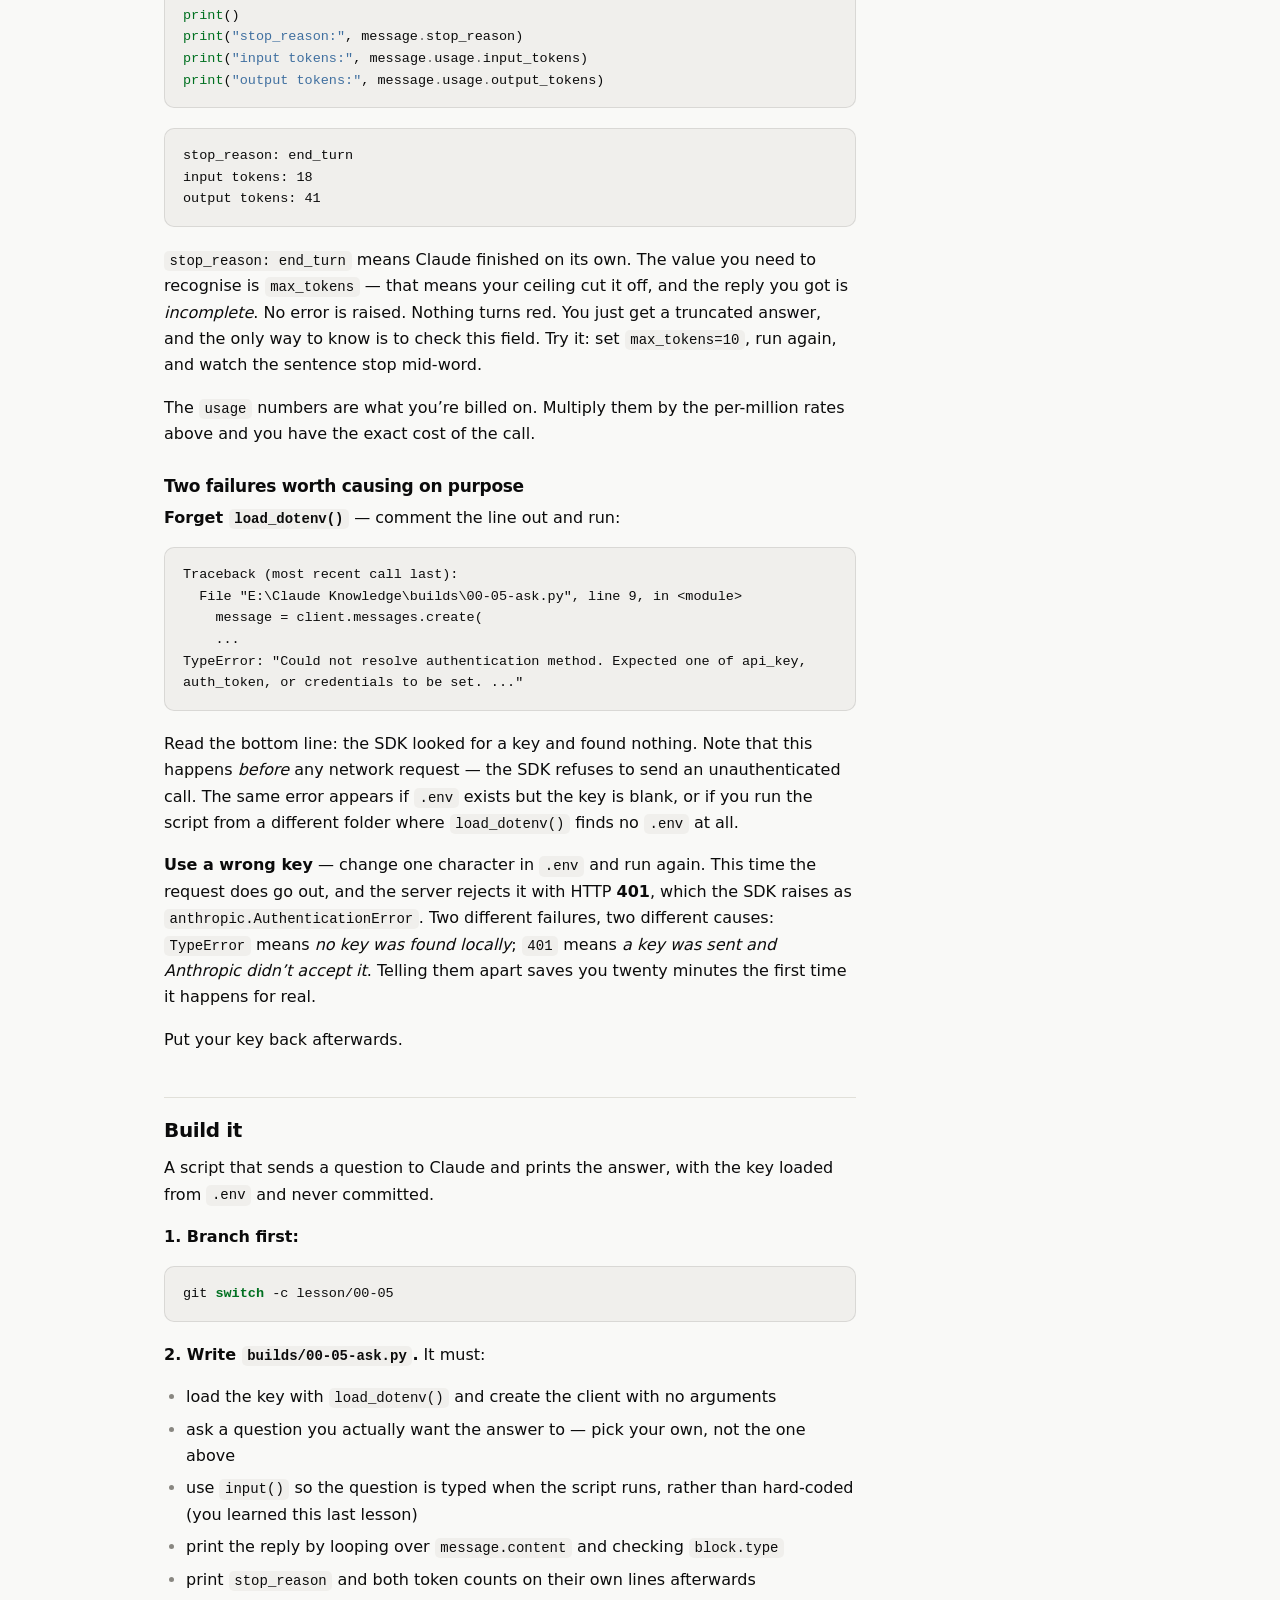
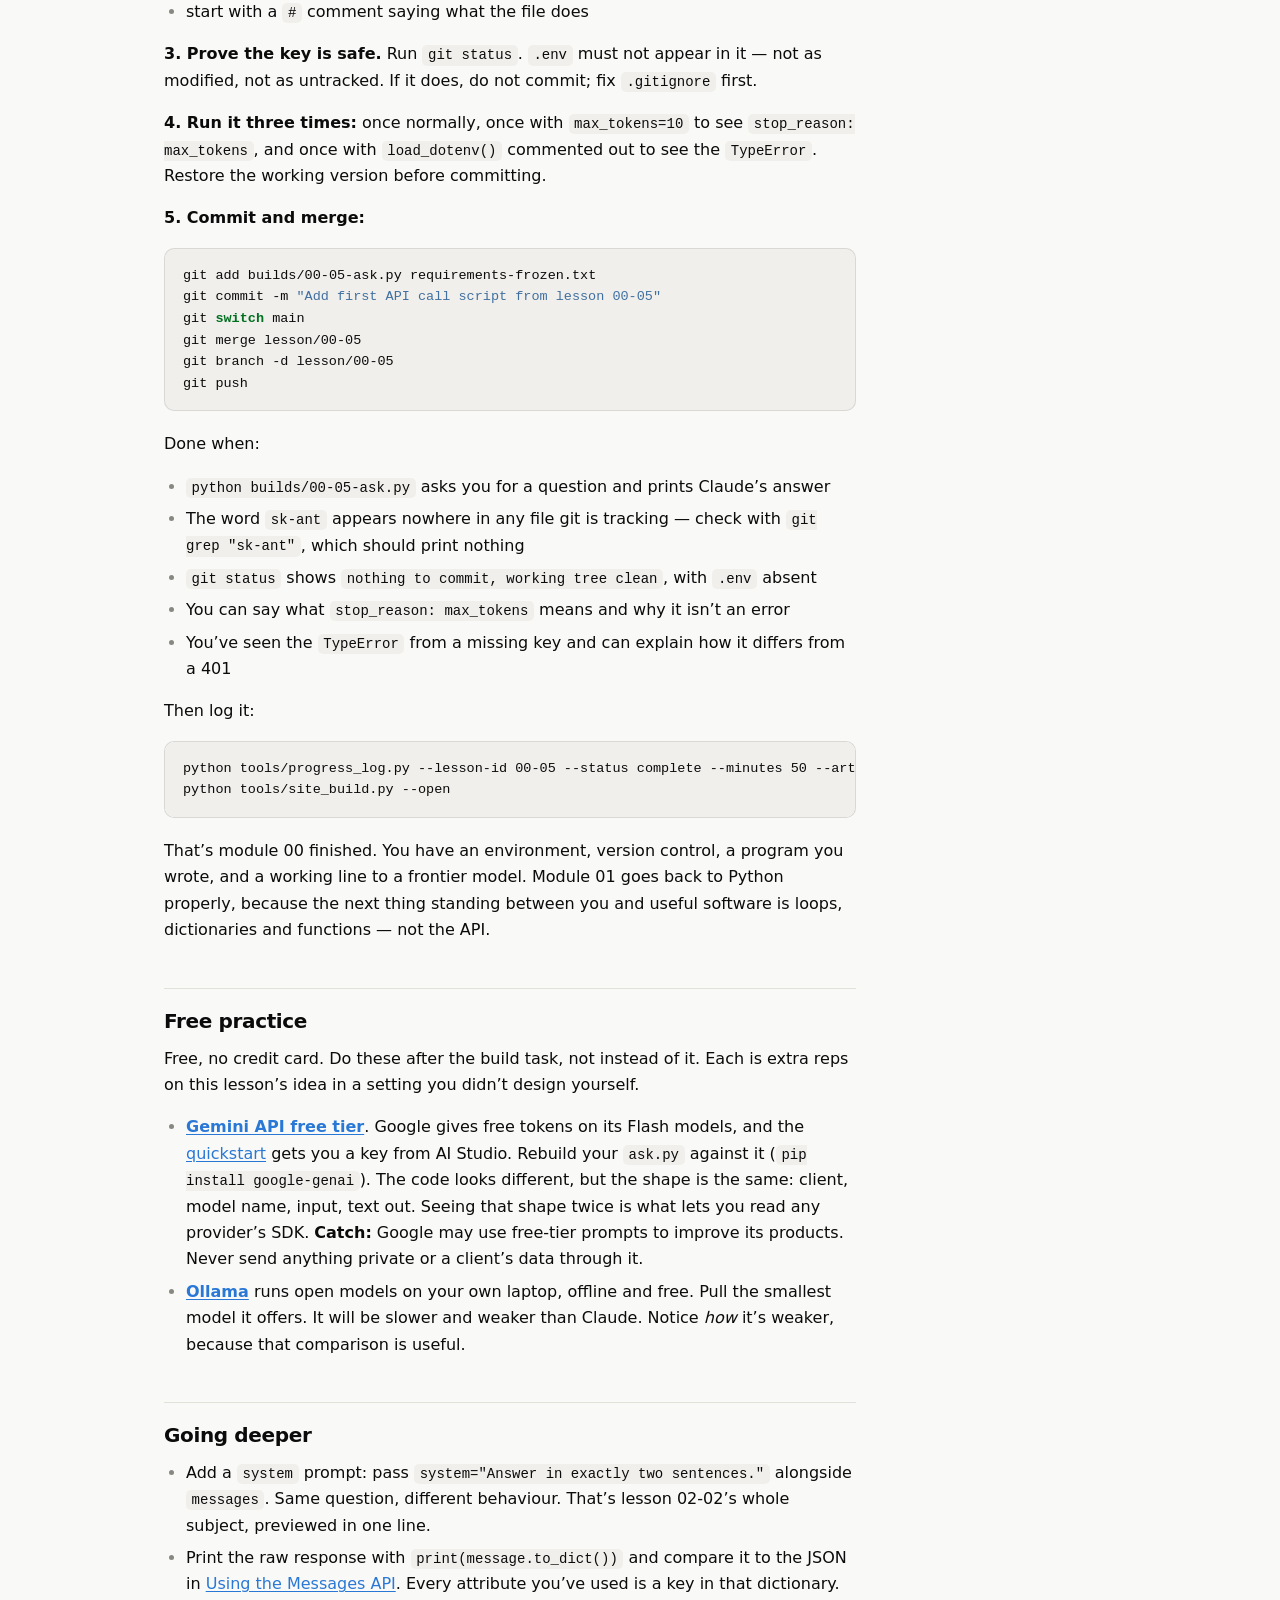
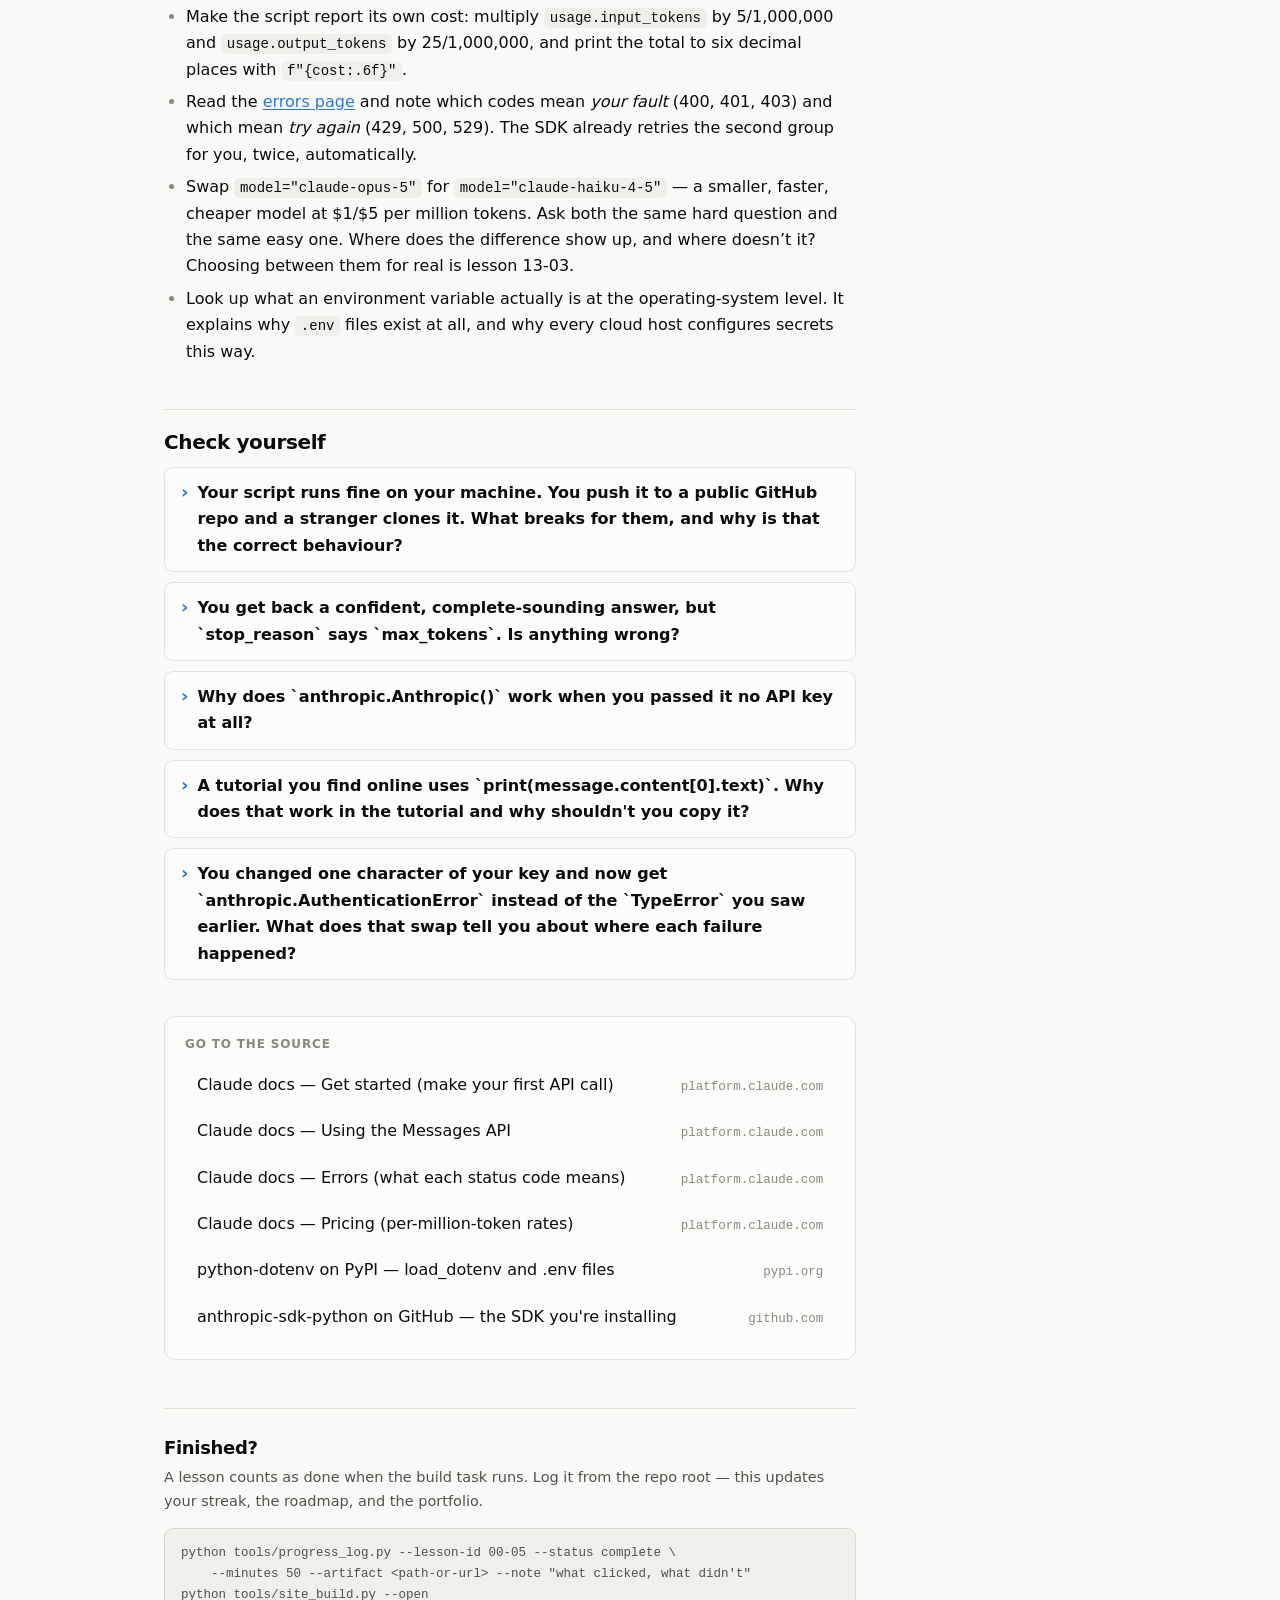
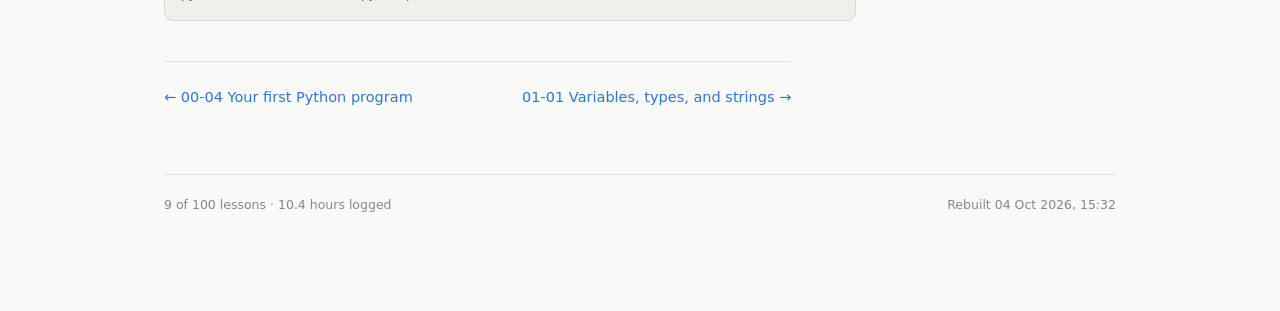
<file: docs/lessons/00-05-your-first-call-to-a-real-model.html>
<!doctype html>
<html lang="en">
<head>
<meta charset="utf-8">
<meta name="viewport" content="width=device-width, initial-scale=1">
<title>Your first call to a real model &middot; AI Engineer Path</title>
<link rel="stylesheet" href="../assets/app.css">
<link rel="stylesheet" href="../assets/code.css">
<link rel="icon" href="data:image/svg+xml,<svg xmlns='http://www.w3.org/2000/svg' viewBox='0 0 100 100'><text y='.9em' font-size='90'>&#9889;</text></svg>">
</head>
<body>
<div class="shell">

  <header class="topbar">
    <a class="topbar__mark" href="../index.html">
      <svg width="17" height="17" viewBox="0 0 24 24" fill="none" stroke="currentColor" stroke-width="2.2" stroke-linecap="round" stroke-linejoin="round" aria-hidden="true">
        <path d="M13 2 4 14h7l-1 8 9-12h-7l1-8Z"/>
      </svg>
      AI Engineer Path
    </a>
    <nav>
      <a href="../index.html">Today</a>
      <a href="../roadmap.html">Roadmap</a>
      <a href="../portfolio.html">Portfolio</a>
    </nav>
  </header>

  <main>

<article class="lesson">

  <div class="lesson__head">
    <p class="eyebrow"><a href="../roadmap.html" style="color:inherit;text-decoration:none">00 &nbsp;Getting set up</a> &nbsp;&middot;&nbsp; Lesson 00-05</p>
    <h1>Your first call to a real model</h1>
    <div class="lesson__meta">
      <span>
        <svg width="14" height="14" viewBox="0 0 24 24" fill="none" stroke="currentColor" stroke-width="2" stroke-linecap="round" aria-hidden="true"><circle cx="12" cy="12" r="9"/><path d="M12 7v5l3 2"/></svg>
        50 min core &middot; 120 min with extensions      </span>
      <span>
        <svg width="14" height="14" viewBox="0 0 24 24" fill="none" stroke="#0ca30c" stroke-width="2.4" stroke-linecap="round" stroke-linejoin="round" aria-hidden="true"><path d="m4 12 5 5L20 6"/></svg>
        Completed 2026-08-23
      </span>
    </div>
  </div>

  <div class="callout callout--build">
    <div class="callout__label">
      <svg width="13" height="13" viewBox="0 0 24 24" fill="none" stroke="currentColor" stroke-width="2.4" stroke-linecap="round" stroke-linejoin="round" aria-hidden="true"><path d="M13 2 4 14h7l-1 8 9-12h-7l1-8Z"/></svg>
      You&rsquo;ll finish this lesson by building
    </div>
    <p style="margin:0">A script that sends a question to Claude and prints the answer, with the API key loaded from .env and never committed.</p>
  </div>

  <div class="prose">
<h2>Why this matters</h2>
<p>Everything you&rsquo;ve done so far has run entirely on your own machine. This lesson is
the first time your code reaches out and talks to something else — a model running
in a data centre you don&rsquo;t own, over the internet, using a key that proves you&rsquo;re
allowed to.</p>
<p>That&rsquo;s the shape of nearly all AI engineering. You will not train models. You will
send carefully assembled text to someone else&rsquo;s model and do something useful with
what comes back. Everything later in this path — prompts, tools, RAG, agents,
evals — is a variation on the twenty lines you&rsquo;re about to write.</p>
<p>By the end you&rsquo;ll have an API key, know why it lives in a file git refuses to
commit, and have a script that asks Claude a question and prints the answer. You&rsquo;ll
also know what the response actually <em>is</em> — not a string, but an object with
several parts, one of which happens to be text.</p>
<h2>The mental model</h2>
<p>Two separate things travel from your machine to Anthropic&rsquo;s servers, and keeping
them separate in your head prevents most of the confusion beginners hit.</p>
<p>The first is your <strong>message</strong> — the question, written in your code, safe to show
anyone. The second is your <strong>API key</strong> — a long secret string that identifies your
account and gets billed for the call. The key is <em>never</em> written in your code. It
sits in a file called <code>.env</code>, gets loaded into your program&rsquo;s environment when it
starts, and the SDK picks it up from there and attaches it as an HTTP header.
Your source file stays publishable; the secret stays out of git.</p>
<figure class="figure">
<svg viewBox="0 0 760 400" role="img" aria-label="One API call has two inputs that travel by different routes. Your script holds the message: the model name, a max_tokens limit, and a list of messages. That goes out as an HTTPS POST request to api.anthropic.com. The API key travels separately: it sits in a gitignored .env file, load_dotenv reads it into the running program's environment, and the SDK attaches it to the same request as an x-api-key header, so the key is never written in your source file. The server replies with JSON, which the SDK turns into a Message object holding a list of content blocks, a usage token count, and a stop_reason.">
  <defs>
    <marker id="m5-ar" viewBox="0 0 10 10" refX="9" refY="5" markerWidth="7" markerHeight="7" orient="auto-start-reverse">
      <path d="M0 0 L10 5 L0 10 z" fill="currentColor"/>
    </marker>
    <marker id="m5-ar-a" viewBox="0 0 10 10" refX="9" refY="5" markerWidth="7" markerHeight="7" orient="auto-start-reverse">
      <path d="M0 0 L10 5 L0 10 z" fill="var(--accent)"/>
    </marker>
  </defs>

  <g font-family="system-ui, sans-serif" font-size="12" fill="currentColor">


    <rect x="14" y="104" width="196" height="104" rx="9" fill="none" stroke="currentColor" stroke-width="1.5" opacity="0.45"/>
    <text x="112" y="128" text-anchor="middle" font-weight="600">your script</text>
    <text x="30" y="150" font-family="ui-monospace, monospace" font-size="10" opacity="0.65">model="claude-opus-5"</text>
    <text x="30" y="166" font-family="ui-monospace, monospace" font-size="10" opacity="0.65">max_tokens=200</text>
    <text x="30" y="182" font-family="ui-monospace, monospace" font-size="10" opacity="0.65">messages=[{role, content}]</text>
    <text x="30" y="198" font-family="ui-monospace, monospace" font-size="10" opacity="0.65">— no key anywhere —</text>


    <rect x="550" y="104" width="196" height="104" rx="9" fill="none" stroke="currentColor" stroke-width="1.5" opacity="0.45"/>
    <text x="648" y="140" text-anchor="middle" font-family="ui-monospace, monospace" font-size="11" font-weight="600">api.anthropic.com</text>
    <text x="648" y="164" text-anchor="middle" font-size="10.5" opacity="0.65">checks the key,</text>
    <text x="648" y="180" text-anchor="middle" font-size="10.5" opacity="0.65">runs the model,</text>
    <text x="648" y="196" text-anchor="middle" font-size="10.5" opacity="0.65">bills your account</text>


    <line x1="214" y1="132" x2="544" y2="132" stroke="currentColor" stroke-width="1.5" marker-end="url(#m5-ar)"/>
    <text x="379" y="112" text-anchor="middle" font-size="11.5" font-weight="600">POST /v1/messages</text>
    <text x="379" y="126" text-anchor="middle" font-size="10.5" opacity="0.65">your question, as JSON</text>


    <line x1="544" y1="186" x2="214" y2="186" stroke="currentColor" stroke-width="1.5" marker-end="url(#m5-ar)"/>
    <text x="379" y="204" text-anchor="middle" font-size="11.5" font-weight="600">JSON response</text>


    <rect x="14" y="288" width="196" height="82" rx="9" fill="var(--accent-tint)" stroke="var(--accent)" stroke-width="1.8" stroke-dasharray="5 3"/>
    <text x="112" y="312" text-anchor="middle" font-family="ui-monospace, monospace" font-size="11" font-weight="600" fill="var(--accent)">.env</text>
    <text x="112" y="332" text-anchor="middle" font-family="ui-monospace, monospace" font-size="9.5" fill="var(--accent)">ANTHROPIC_API_KEY=sk-ant-…</text>
    <text x="112" y="352" text-anchor="middle" font-size="10" fill="var(--accent)">listed in .gitignore —</text>
    <text x="112" y="365" text-anchor="middle" font-size="10" fill="var(--accent)">git will not commit it</text>


    <path d="M210 322 L300 322 L300 258 L379 258 L379 146" fill="none" stroke="var(--accent)" stroke-width="1.8" marker-end="url(#m5-ar-a)"/>
    <text x="228" y="312" font-size="10.5" fill="var(--accent)">load_dotenv() → os.environ</text>
    <text x="392" y="252" font-size="10.5" fill="var(--accent)">SDK adds header</text>
    <text x="392" y="266" font-family="ui-monospace, monospace" font-size="10" fill="var(--accent)">x-api-key: sk-ant-…</text>


    <rect x="286" y="300" width="290" height="84" rx="9" fill="none" stroke="currentColor" stroke-width="1.5" opacity="0.45"/>
    <text x="431" y="322" text-anchor="middle" font-family="ui-monospace, monospace" font-size="11" font-weight="600">Message object</text>
    <text x="302" y="342" font-family="ui-monospace, monospace" font-size="10" opacity="0.65">.content  → a list of blocks, not a string</text>
    <text x="302" y="358" font-family="ui-monospace, monospace" font-size="10" opacity="0.65">.usage    → tokens in / tokens out</text>
    <text x="302" y="374" font-family="ui-monospace, monospace" font-size="10" opacity="0.65">.stop_reason → why it stopped</text>
    <path d="M300 196 L300 220 L431 220 L431 294" fill="none" stroke="currentColor" stroke-width="1.3" stroke-dasharray="4 3" opacity="0.55" marker-end="url(#m5-ar)"/>
    <text x="444" y="216" font-size="10.5" opacity="0.65">the SDK parses it for you</text>

  </g>
</svg>
<figcaption>One call, two routes. The message is written in your code; the key never is —
it travels from <code>.env</code> through your program's environment into an HTTP header the SDK
adds for you. That's what makes the script safe to commit.</figcaption>
</figure>

<p>Three terms, plainly:</p>
<ul>
<li>An <strong>API</strong> (application programming interface) is a way for one program to ask
  another program to do something. Here it&rsquo;s a web address you send text to.</li>
<li>An <strong>API key</strong> is a password for a program rather than a person. Anyone holding
  it can spend your money, which is why it never goes in a file git tracks.</li>
<li>An <strong>SDK</strong> (software development kit) is a library that hides the tedious parts —
  building the HTTP request, setting headers, retrying, parsing JSON. You&rsquo;ll install
  Anthropic&rsquo;s Python SDK, called <code>anthropic</code>.</li>
</ul>
<h2>In practice</h2>
<h3>Get a key</h3>
<p>Go to <a href="https://platform.claude.com">platform.claude.com</a>, make an account, then
open <strong>Settings → API keys</strong> and create one. Copy it immediately — the full value
is shown once and never again. It looks like <code>sk-ant-api03-</code> followed by a long
string.</p>
<p>The create dialog asks for three things. <strong>Workspace</strong> can stay <code>Default</code>.
<strong>Name</strong> should be something you&rsquo;ll recognise in six months — <code>ai-engineer-path</code>,
not <code>key1</code> — because the whole point of naming is knowing which key to revoke
without revoking the others. <strong>Expires</strong> offers everything from 3 hours to Never;
choose <strong>30 days</strong>.</p>
<p>Thirty days is a backstop for the mistake you haven&rsquo;t made yet. Right now you&rsquo;re
still building the habits that keep a key out of screenshots, chat messages, and
commits — an expiry date means any key that escapes stops working on its own.
<code>Never</code> is the right answer for a deployed service where an expiry means a 3am
outage, and that is not what you&rsquo;re doing. When the key does lapse, your script
starts failing with a <code>401</code> even though nothing in your code changed; make a new
key, paste it into <code>.env</code>, and you&rsquo;re going again in under a minute.</p>
<p>You&rsquo;ll also need a few dollars of credit under <strong>Settings → Billing</strong>. To calibrate:
Claude Opus 5 costs <strong>$5 per million input tokens and $25 per million output tokens</strong>.
A token is roughly ¾ of a word. The script in this lesson sends maybe 20 tokens and
gets back a couple hundred — call it half a cent per run. You would have to run it
several thousand times to spend a pound. Cost stops being trivial when you start
sending whole documents, which is lesson 02-05&rsquo;s subject.</p>
<h3>Put the key where git can&rsquo;t reach it</h3>
<p>This repo already has a <code>.env</code> file. Open it in your editor:</p>
<div class="codehilite"><pre><span></span><code><span class="n">code</span> <span class="p">.</span><span class="n">env</span>
</code></pre></div>

<p><strong>Everything in this section happens inside that file, not at the terminal
prompt.</strong> The two blocks below are file <em>contents</em> — lines you edit and save, not
commands you run. Typing <code>ANTHROPIC_API_KEY=sk-ant-...</code> at a PowerShell prompt
gets you <code>CommandNotFoundException</code>, because PowerShell reads it as a request to
run a program by that very long name. (In bash that syntax <em>would</em> set a
variable, which is why the mistake is an easy one to make.)</p>
<p>The file may already hold other projects&rsquo; keys. Find the line beginning
<code>ANTHROPIC_API_KEY=</code> — it&rsquo;s waiting empty:</p>
<div class="codehilite"><pre><span></span><code>ANTHROPIC_API_KEY=
</code></pre></div>

<p>Put your key immediately after that <code>=</code>, with no quotes and no spaces, and save:</p>
<div class="codehilite"><pre><span></span><code>ANTHROPIC_API_KEY=sk-ant-api03-your-actual-key-here
</code></pre></div>

<p>If VS Code offers to enable <code>python.terminal.useEnvFile</code>, decline it. That
setting injects <code>.env</code> into every terminal you open, which would mean your key is
loaded whether a program asked for it or not — and it would quietly break the
experiment at the end of this lesson, where you <em>want</em> the missing key to cause a
visible error.</p>
<p>Now confirm the key loaded, without ever putting it on screen:</p>
<div class="codehilite"><pre><span></span><code><span class="n">python</span> <span class="n">-c</span> <span class="s2">"from dotenv import load_dotenv; import os; load_dotenv(); k=os.getenv('ANTHROPIC_API_KEY'); print('loaded, length', len(k)) if k else print('NOT FOUND')"</span>
</code></pre></div>

<p>You want <code>loaded, length 108</code> or thereabouts. <code>NOT FOUND</code> means the file didn&rsquo;t
save, or the variable name is misspelled. Checking a secret&rsquo;s <em>length</em> rather
than echoing its value is a habit worth keeping for good: the instant a key
appears on screen it exists in scrollback, screen recordings, and screenshots.</p>
<p>Before going further, prove to yourself that git will ignore it:</p>
<div class="codehilite"><pre><span></span><code><span class="n">git</span> <span class="n">check-ignore</span> <span class="n">-v</span> <span class="p">.</span><span class="n">env</span>
</code></pre></div>

<div class="codehilite"><pre><span></span><code>.gitignore:2:.env       .env
</code></pre></div>

<p>That output means &ldquo;line 2 of <code>.gitignore</code> is why <code>.env</code> is excluded&rdquo;. If the
command prints <em>nothing</em>, git is not ignoring the file and your next commit would
publish your key — stop and fix <code>.gitignore</code> first.</p>
<p>There&rsquo;s also a <code>.env.example</code> in the repo, which <em>is</em> committed. It lists the
variable names with empty values, so someone cloning your repo knows what to fill
in without ever seeing your secrets. That pair — a real <code>.env</code> that&rsquo;s ignored, an
example that isn&rsquo;t — is the standard arrangement across the industry.</p>
<p><strong>If a key ever does get out</strong> — pasted into a chat, caught in a screenshot,
committed by accident — revoke it. Console → Settings → API keys → delete the
one that leaked, then create a replacement and update <code>.env</code>. Revocation is
instant and total: anything still using the old key starts getting <code>401</code>. This is
not a big deal <em>if you do it promptly</em>, and expensive if you don&rsquo;t; keys scraped
out of public repositories get used within minutes, billed to your card. Treat
&ldquo;I think that key was visible somewhere&rdquo; as sufficient reason to replace it. You
never need to be certain, because replacing a key costs you thirty seconds.</p>
<h3>Install the SDK</h3>
<p>Make sure your virtual environment is active — your prompt should start with
<code>(.venv)</code>. If it doesn&rsquo;t:</p>
<div class="codehilite"><pre><span></span><code><span class="p">.</span><span class="n">venv</span><span class="p">\</span><span class="n">Scripts</span><span class="p">\</span><span class="n">Activate</span><span class="p">.</span><span class="n">ps1</span>
</code></pre></div>

<p>Then install both libraries:</p>
<div class="codehilite"><pre><span></span><code><span class="n">pip</span> <span class="n">install</span> <span class="n">anthropic</span> <span class="n">python-dotenv</span>
</code></pre></div>

<p><code>anthropic</code> is Anthropic&rsquo;s official Python SDK (it needs Python 3.10 or newer;
you have 3.14). <code>python-dotenv</code> is the small library that reads <code>.env</code> files.</p>
<p>Record what you installed, so the next person — including future you on a new
machine — can reproduce it:</p>
<div class="codehilite"><pre><span></span><code><span class="n">pip</span> <span class="n">freeze</span> <span class="p">&gt;</span> <span class="n">requirements-frozen</span><span class="p">.</span><span class="n">txt</span>
</code></pre></div>

<h3>The call itself</h3>
<p>Create the file:</p>
<div class="codehilite"><pre><span></span><code><span class="n">code</span> <span class="n">builds</span><span class="p">/</span><span class="n">00</span><span class="p">-</span><span class="n">05-ask</span><span class="p">.</span><span class="n">py</span>
</code></pre></div>

<p>Type this in. It&rsquo;s short, and every line earns its place:</p>
<div class="codehilite"><pre><span></span><code><span class="c1"># Asks Claude a question and prints the answer.</span>
<span class="kn">import</span><span class="w"> </span><span class="nn">anthropic</span>
<span class="kn">from</span><span class="w"> </span><span class="nn">dotenv</span><span class="w"> </span><span class="kn">import</span> <span class="n">load_dotenv</span>

<span class="n">load_dotenv</span><span class="p">()</span>

<span class="n">client</span> <span class="o">=</span> <span class="n">anthropic</span><span class="o">.</span><span class="n">Anthropic</span><span class="p">()</span>

<span class="n">message</span> <span class="o">=</span> <span class="n">client</span><span class="o">.</span><span class="n">messages</span><span class="o">.</span><span class="n">create</span><span class="p">(</span>
    <span class="n">model</span><span class="o">=</span><span class="s2">"claude-opus-5"</span><span class="p">,</span>
    <span class="n">max_tokens</span><span class="o">=</span><span class="mi">300</span><span class="p">,</span>
    <span class="n">messages</span><span class="o">=</span><span class="p">[</span>
        <span class="p">{</span><span class="s2">"role"</span><span class="p">:</span> <span class="s2">"user"</span><span class="p">,</span> <span class="s2">"content"</span><span class="p">:</span> <span class="s2">"In one sentence, what is an API key for?"</span><span class="p">}</span>
    <span class="p">],</span>
<span class="p">)</span>

<span class="k">for</span> <span class="n">block</span> <span class="ow">in</span> <span class="n">message</span><span class="o">.</span><span class="n">content</span><span class="p">:</span>
    <span class="k">if</span> <span class="n">block</span><span class="o">.</span><span class="n">type</span> <span class="o">==</span> <span class="s2">"text"</span><span class="p">:</span>
        <span class="nb">print</span><span class="p">(</span><span class="n">block</span><span class="o">.</span><span class="n">text</span><span class="p">)</span>
</code></pre></div>

<p>Line by line:</p>
<ul>
<li><code>load_dotenv()</code> reads <code>.env</code> and copies each <code>NAME=value</code> pair into
  <code>os.environ</code> — the set of variables your running program can see. It changes
  nothing on disk and nothing outside this process.</li>
<li><code>anthropic.Anthropic()</code> builds the client. You passed it no key: it looks for
  <code>ANTHROPIC_API_KEY</code> in the environment itself, which <code>load_dotenv()</code> just put
  there. This is why the order of those two lines matters.</li>
<li><code>messages</code> is a <strong>list of dictionaries</strong>. Each has a <code>role</code> and <code>content</code>. For
  now there&rsquo;s one, with the role <code>"user"</code> — you. Lesson 02-01 is entirely about
  this list.</li>
<li><code>max_tokens</code> is a hard ceiling on the <em>reply</em> length. It is required. Set it too
  low and the answer gets cut off mid-sentence.</li>
</ul>
<p>Run it:</p>
<div class="codehilite"><pre><span></span><code><span class="n">python</span> <span class="n">builds</span><span class="p">/</span><span class="n">00</span><span class="p">-</span><span class="n">05-ask</span><span class="p">.</span><span class="n">py</span>
</code></pre></div>

<div class="codehilite"><pre><span></span><code>An API key is a unique credential that identifies and authenticates your
application when it makes requests to a service, so the provider knows who is
calling and what they're allowed to do.
</code></pre></div>

<p>Your wording will be different from mine, and different again if you run it twice.
That&rsquo;s not a bug — a model is not a lookup table, and lesson 03-02 explains why.
Either way: you just paid a fraction of a penny for that. Congratulations.</p>
<h3>Why the loop, instead of <code>message.content[0].text</code></h3>
<p>You&rsquo;ll see <code>message.content[0].text</code> in a lot of tutorials, and it works right up
until it doesn&rsquo;t. <code>content</code> is a <strong>list of content blocks</strong>, and a block is not
always text — a response can also carry a thinking block, or later in this path,
a request to use a tool. Indexing at <code>[0]</code> assumes the first block is text and
crashes with an <code>AttributeError</code> when it isn&rsquo;t.</p>
<p>The loop with <code>if block.type == "text"</code> costs you two extra lines and never
breaks. Get in the habit now, while the habit is cheap.</p>
<h3>Look at the whole response</h3>
<p>Add this to the bottom of your file to see what else came back:</p>
<div class="codehilite"><pre><span></span><code><span class="nb">print</span><span class="p">()</span>
<span class="nb">print</span><span class="p">(</span><span class="s2">"stop_reason:"</span><span class="p">,</span> <span class="n">message</span><span class="o">.</span><span class="n">stop_reason</span><span class="p">)</span>
<span class="nb">print</span><span class="p">(</span><span class="s2">"input tokens:"</span><span class="p">,</span> <span class="n">message</span><span class="o">.</span><span class="n">usage</span><span class="o">.</span><span class="n">input_tokens</span><span class="p">)</span>
<span class="nb">print</span><span class="p">(</span><span class="s2">"output tokens:"</span><span class="p">,</span> <span class="n">message</span><span class="o">.</span><span class="n">usage</span><span class="o">.</span><span class="n">output_tokens</span><span class="p">)</span>
</code></pre></div>

<div class="codehilite"><pre><span></span><code>stop_reason: end_turn
input tokens: 18
output tokens: 41
</code></pre></div>

<p><code>stop_reason: end_turn</code> means Claude finished on its own. The value you need to
recognise is <code>max_tokens</code> — that means your ceiling cut it off, and the reply you
got is <em>incomplete</em>. No error is raised. Nothing turns red. You just get a
truncated answer, and the only way to know is to check this field. Try it: set
<code>max_tokens=10</code>, run again, and watch the sentence stop mid-word.</p>
<p>The <code>usage</code> numbers are what you&rsquo;re billed on. Multiply them by the per-million
rates above and you have the exact cost of the call.</p>
<h3>Two failures worth causing on purpose</h3>
<p><strong>Forget <code>load_dotenv()</code></strong> — comment the line out and run:</p>
<div class="codehilite"><pre><span></span><code>Traceback (most recent call last):
  File "E:\Claude Knowledge\builds\00-05-ask.py", line 9, in &lt;module&gt;
    message = client.messages.create(
    ...
TypeError: "Could not resolve authentication method. Expected one of api_key,
auth_token, or credentials to be set. ..."
</code></pre></div>

<p>Read the bottom line: the SDK looked for a key and found nothing. Note that this
happens <em>before</em> any network request — the SDK refuses to send an unauthenticated
call. The same error appears if <code>.env</code> exists but the key is blank, or if you run
the script from a different folder where <code>load_dotenv()</code> finds no <code>.env</code> at all.</p>
<p><strong>Use a wrong key</strong> — change one character in <code>.env</code> and run again. This time the
request does go out, and the server rejects it with HTTP <strong>401</strong>, which the SDK
raises as <code>anthropic.AuthenticationError</code>. Two different failures, two different
causes: <code>TypeError</code> means <em>no key was found locally</em>; <code>401</code> means <em>a key was sent
and Anthropic didn&rsquo;t accept it</em>. Telling them apart saves you twenty minutes the
first time it happens for real.</p>
<p>Put your key back afterwards.</p>
<h2>Build it</h2>
<p>A script that sends a question to Claude and prints the answer, with the key
loaded from <code>.env</code> and never committed.</p>
<p><strong>1. Branch first:</strong></p>
<div class="codehilite"><pre><span></span><code><span class="n">git</span> <span class="k">switch</span> <span class="n">-c</span> <span class="n">lesson</span><span class="p">/</span><span class="n">00</span><span class="p">-</span><span class="n">05</span>
</code></pre></div>

<p><strong>2. Write <code>builds/00-05-ask.py</code>.</strong> It must:</p>
<ul>
<li>load the key with <code>load_dotenv()</code> and create the client with no arguments</li>
<li>ask a question you actually want the answer to — pick your own, not the one above</li>
<li>use <code>input()</code> so the question is typed when the script runs, rather than
  hard-coded (you learned this last lesson)</li>
<li>print the reply by looping over <code>message.content</code> and checking <code>block.type</code></li>
<li>print <code>stop_reason</code> and both token counts on their own lines afterwards</li>
<li>start with a <code>#</code> comment saying what the file does</li>
</ul>
<p><strong>3. Prove the key is safe.</strong> Run <code>git status</code>. <code>.env</code> must not appear in it —
not as modified, not as untracked. If it does, do not commit; fix <code>.gitignore</code>
first.</p>
<p><strong>4. Run it three times:</strong> once normally, once with <code>max_tokens=10</code> to see
<code>stop_reason: max_tokens</code>, and once with <code>load_dotenv()</code> commented out to see the
<code>TypeError</code>. Restore the working version before committing.</p>
<p><strong>5. Commit and merge:</strong></p>
<div class="codehilite"><pre><span></span><code><span class="n">git</span> <span class="n">add</span> <span class="n">builds</span><span class="p">/</span><span class="n">00</span><span class="p">-</span><span class="n">05-ask</span><span class="p">.</span><span class="n">py</span> <span class="n">requirements-frozen</span><span class="p">.</span><span class="n">txt</span>
<span class="n">git</span> <span class="n">commit</span> <span class="n">-m</span> <span class="s2">"Add first API call script from lesson 00-05"</span>
<span class="n">git</span> <span class="k">switch</span> <span class="n">main</span>
<span class="n">git</span> <span class="n">merge</span> <span class="n">lesson</span><span class="p">/</span><span class="n">00</span><span class="p">-</span><span class="n">05</span>
<span class="n">git</span> <span class="n">branch</span> <span class="n">-d</span> <span class="n">lesson</span><span class="p">/</span><span class="n">00</span><span class="p">-</span><span class="n">05</span>
<span class="n">git</span> <span class="n">push</span>
</code></pre></div>

<p>Done when:</p>
<ul>
<li><code>python builds/00-05-ask.py</code> asks you for a question and prints Claude&rsquo;s answer</li>
<li>The word <code>sk-ant</code> appears nowhere in any file git is tracking — check with
  <code>git grep "sk-ant"</code>, which should print nothing</li>
<li><code>git status</code> shows <code>nothing to commit, working tree clean</code>, with <code>.env</code> absent</li>
<li>You can say what <code>stop_reason: max_tokens</code> means and why it isn&rsquo;t an error</li>
<li>You&rsquo;ve seen the <code>TypeError</code> from a missing key and can explain how it differs
  from a 401</li>
</ul>
<p>Then log it:</p>
<div class="codehilite"><pre><span></span><code><span class="n">python</span> <span class="n">tools</span><span class="p">/</span><span class="n">progress_log</span><span class="p">.</span><span class="n">py</span> <span class="p">-</span><span class="n">-lesson-id</span> <span class="n">00</span><span class="p">-</span><span class="n">05</span> <span class="p">-</span><span class="n">-status</span> <span class="n">complete</span> <span class="p">-</span><span class="n">-minutes</span> <span class="n">50</span> <span class="p">-</span><span class="n">-artifact</span> <span class="p">./</span><span class="n">builds</span><span class="p">/</span><span class="n">00</span><span class="p">-</span><span class="n">05-ask</span><span class="p">.</span><span class="n">py</span> <span class="p">-</span><span class="n">-note</span> <span class="s2">"first call to a real model"</span>
<span class="n">python</span> <span class="n">tools</span><span class="p">/</span><span class="n">site_build</span><span class="p">.</span><span class="n">py</span> <span class="p">-</span><span class="n">-open</span>
</code></pre></div>

<p>That&rsquo;s module 00 finished. You have an environment, version control, a program you
wrote, and a working line to a frontier model. Module 01 goes back to Python
properly, because the next thing standing between you and useful software is
loops, dictionaries and functions — not the API.</p>
<h2>Free practice</h2>
<p>Free, no credit card. Do these after the build task, not instead of it. Each is extra reps on this lesson&rsquo;s idea in a setting you didn&rsquo;t design yourself.</p>
<ul>
<li><strong><a href="https://ai.google.dev/gemini-api/docs/pricing">Gemini API free tier</a></strong>. Google gives free
  tokens on its Flash models, and the <a href="https://ai.google.dev/gemini-api/docs/quickstart">quickstart</a>
  gets you a key from AI Studio. Rebuild your <code>ask.py</code> against it (<code>pip install google-genai</code>).
  The code looks different, but the shape is the same: client, model name, input, text out. Seeing
  that shape twice is what lets you read any provider&rsquo;s SDK. <strong>Catch:</strong> Google may use free-tier
  prompts to improve its products. Never send anything private or a client&rsquo;s data through it.</li>
<li><strong><a href="https://ollama.com/download">Ollama</a></strong> runs open models on your own laptop, offline and free.
  Pull the smallest model it offers. It will be slower and weaker than Claude. Notice <em>how</em>
  it&rsquo;s weaker, because that comparison is useful.</li>
</ul>
<h2>Going deeper</h2>
<ul>
<li>Add a <code>system</code> prompt: pass <code>system="Answer in exactly two sentences."</code> alongside
  <code>messages</code>. Same question, different behaviour. That&rsquo;s lesson 02-02&rsquo;s whole
  subject, previewed in one line.</li>
<li>Print the raw response with <code>print(message.to_dict())</code> and compare it to the JSON
  in <a href="https://platform.claude.com/docs/en/build-with-claude/working-with-messages">Using the Messages API</a>.
  Every attribute you&rsquo;ve used is a key in that dictionary.</li>
<li>Make the script report its own cost: multiply <code>usage.input_tokens</code> by 5/1,000,000
  and <code>usage.output_tokens</code> by 25/1,000,000, and print the total to six decimal
  places with <code>f"{cost:.6f}"</code>.</li>
<li>Read the <a href="https://platform.claude.com/docs/en/api/errors">errors page</a> and note
  which codes mean <em>your fault</em> (400, 401, 403) and which mean <em>try again</em> (429,
  500, 529). The SDK already retries the second group for you, twice, automatically.</li>
<li>Swap <code>model="claude-opus-5"</code> for <code>model="claude-haiku-4-5"</code> — a smaller, faster,
  cheaper model at $1/$5 per million tokens. Ask both the same hard question and
  the same easy one. Where does the difference show up, and where doesn&rsquo;t it?
  Choosing between them for real is lesson 13-03.</li>
<li>Look up what an environment variable actually is at the operating-system level.
  It explains why <code>.env</code> files exist at all, and why every cloud host configures
  secrets this way.</li>
</ul>
<h2>Check yourself</h2>
<details>
<summary>Your script runs fine on your machine. You push it to a public GitHub repo and a stranger clones it. What breaks for them, and why is that the correct behaviour?</summary>
<p>Their run fails with the <code>TypeError</code> about not resolving an authentication method,
because <code>.env</code> was never committed — they cloned your code but not your key.</p>
<p>That&rsquo;s exactly right. The key identifies <em>your</em> account and bills <em>your</em> card. Code
is meant to be shareable; credentials are not. What they should do is copy
<code>.env.example</code> to <code>.env</code> and fill in their own key, which is why that example file
is committed and the real one isn&rsquo;t.</p>
</details>
<details>
<summary>You get back a confident, complete-sounding answer, but `stop_reason` says `max_tokens`. Is anything wrong?</summary>
<p>Yes. <code>max_tokens</code> means Claude was still generating when your ceiling stopped it,
so the reply is cut short — even if it happens to end at a plausible point.</p>
<p>This is a bug with no traceback, the same category as the missing <code>f</code> on an
f-string in the last lesson. The program ran, nothing went red, and the output is
wrong. Checking <code>stop_reason</code> is how you catch it, and it&rsquo;s why every serious
script that calls a model checks it rather than assuming.</p>
</details>
<details>
<summary>Why does `anthropic.Anthropic()` work when you passed it no API key at all?</summary>
<p>Because the client looks for one in the environment — specifically for a variable
named <code>ANTHROPIC_API_KEY</code> — and <code>load_dotenv()</code> put it there a line earlier by
reading <code>.env</code>.</p>
<p>Nothing magic is happening: <code>.env</code> is a plain text file, <code>load_dotenv()</code> copies its
contents into <code>os.environ</code> for this process only, and the SDK reads from
<code>os.environ</code>. Swap the two lines around and it fails, because the client would look
before anything had been loaded.</p>
</details>
<details>
<summary>A tutorial you find online uses `print(message.content[0].text)`. Why does that work in the tutorial and why shouldn't you copy it?</summary>
<p>It works whenever the first block in the list happens to be a text block, which is
most of the time for a plain question.</p>
<p>It&rsquo;s fragile because <code>content</code> is a <em>list of blocks</em> and the block types vary — a
response can include thinking blocks, and later in this path, tool-use blocks.
The moment one of those lands first, <code>[0].text</code> raises an <code>AttributeError</code> in code
you wrote weeks earlier and haven&rsquo;t thought about since. Looping and checking
<code>block.type</code> never has that failure mode.</p>
</details>
<details>
<summary>You changed one character of your key and now get `anthropic.AuthenticationError` instead of the `TypeError` you saw earlier. What does that swap tell you about where each failure happened?</summary>
<p>The <code>TypeError</code> was raised on your own machine, before anything was sent — the SDK
found no key and refused to build a request. No network, no cost.</p>
<p>The <code>AuthenticationError</code> means a request <em>did</em> travel to <code>api.anthropic.com</code>, and
the server replied with HTTP 401 because the key it received isn&rsquo;t valid. The
failure moved from your side of the wire to theirs. That distinction — local
validation versus a server response — is worth carrying into every API you ever
use, because it tells you which half of the system to go and look at.</p>
</details>
  </div>

  <div class="callout" style="margin-top:36px">
    <div class="callout__label">Go to the source</div>
    <ul class="reslist">
      <li><a href="https://platform.claude.com/docs/en/get-started"><span class="t">Claude docs — Get started (make your first API call)</span><span class="d">platform.claude.com</span></a></li>
      <li><a href="https://platform.claude.com/docs/en/build-with-claude/working-with-messages"><span class="t">Claude docs — Using the Messages API</span><span class="d">platform.claude.com</span></a></li>
      <li><a href="https://platform.claude.com/docs/en/api/errors"><span class="t">Claude docs — Errors (what each status code means)</span><span class="d">platform.claude.com</span></a></li>
      <li><a href="https://platform.claude.com/docs/en/about-claude/pricing"><span class="t">Claude docs — Pricing (per-million-token rates)</span><span class="d">platform.claude.com</span></a></li>
      <li><a href="https://pypi.org/project/python-dotenv/"><span class="t">python-dotenv on PyPI — load_dotenv and .env files</span><span class="d">pypi.org</span></a></li>
      <li><a href="https://github.com/anthropics/anthropic-sdk-python"><span class="t">anthropic-sdk-python on GitHub — the SDK you&#39;re installing</span><span class="d">github.com</span></a></li>
    </ul>
  </div>

  <div class="finish">
    <h2>Finished?</h2>
    <p>A lesson counts as done when the build task runs. Log it from the repo root &mdash; this updates your streak, the roadmap, and the portfolio.</p>
    <div class="cmd">python tools/progress_log.py --lesson-id 00-05 --status complete \
    --minutes 50 --artifact &lt;path-or-url&gt; --note "what clicked, what didn't"
python tools/site_build.py --open</div>
  </div>

  <nav class="pager">
    <span><a href="00-04-your-first-python-program.html">&larr; 00-04 Your first Python program</a></span>
    <span><a href="01-01-variables-types-and-strings.html">01-01 Variables, types, and strings &rarr;</a></span>
  </nav>

</article>

  </main>

  <footer class="sitefoot">
    <span>9 of 100 lessons &middot; 10.4 hours logged</span>
    <span>Rebuilt 04 Oct 2026, 15:32</span>
  </footer>

</div>
</body>
</html>
</file>
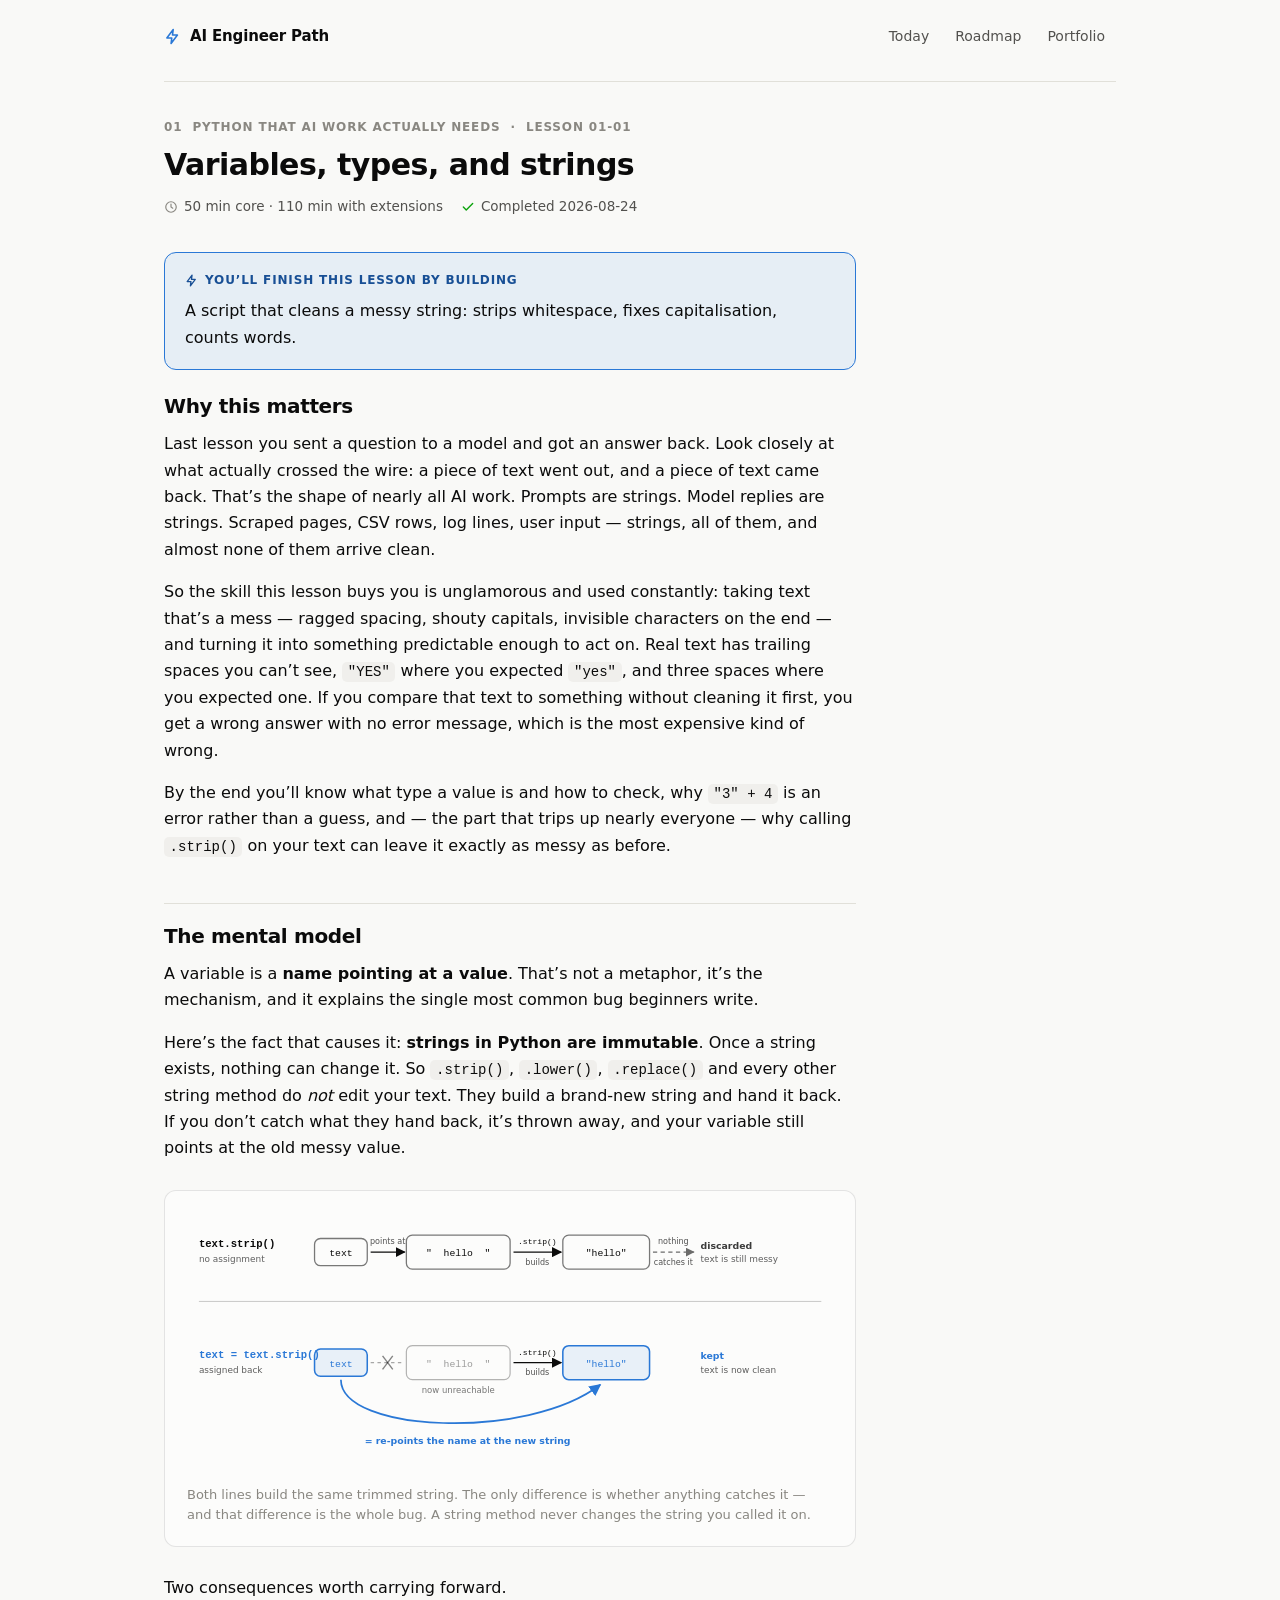
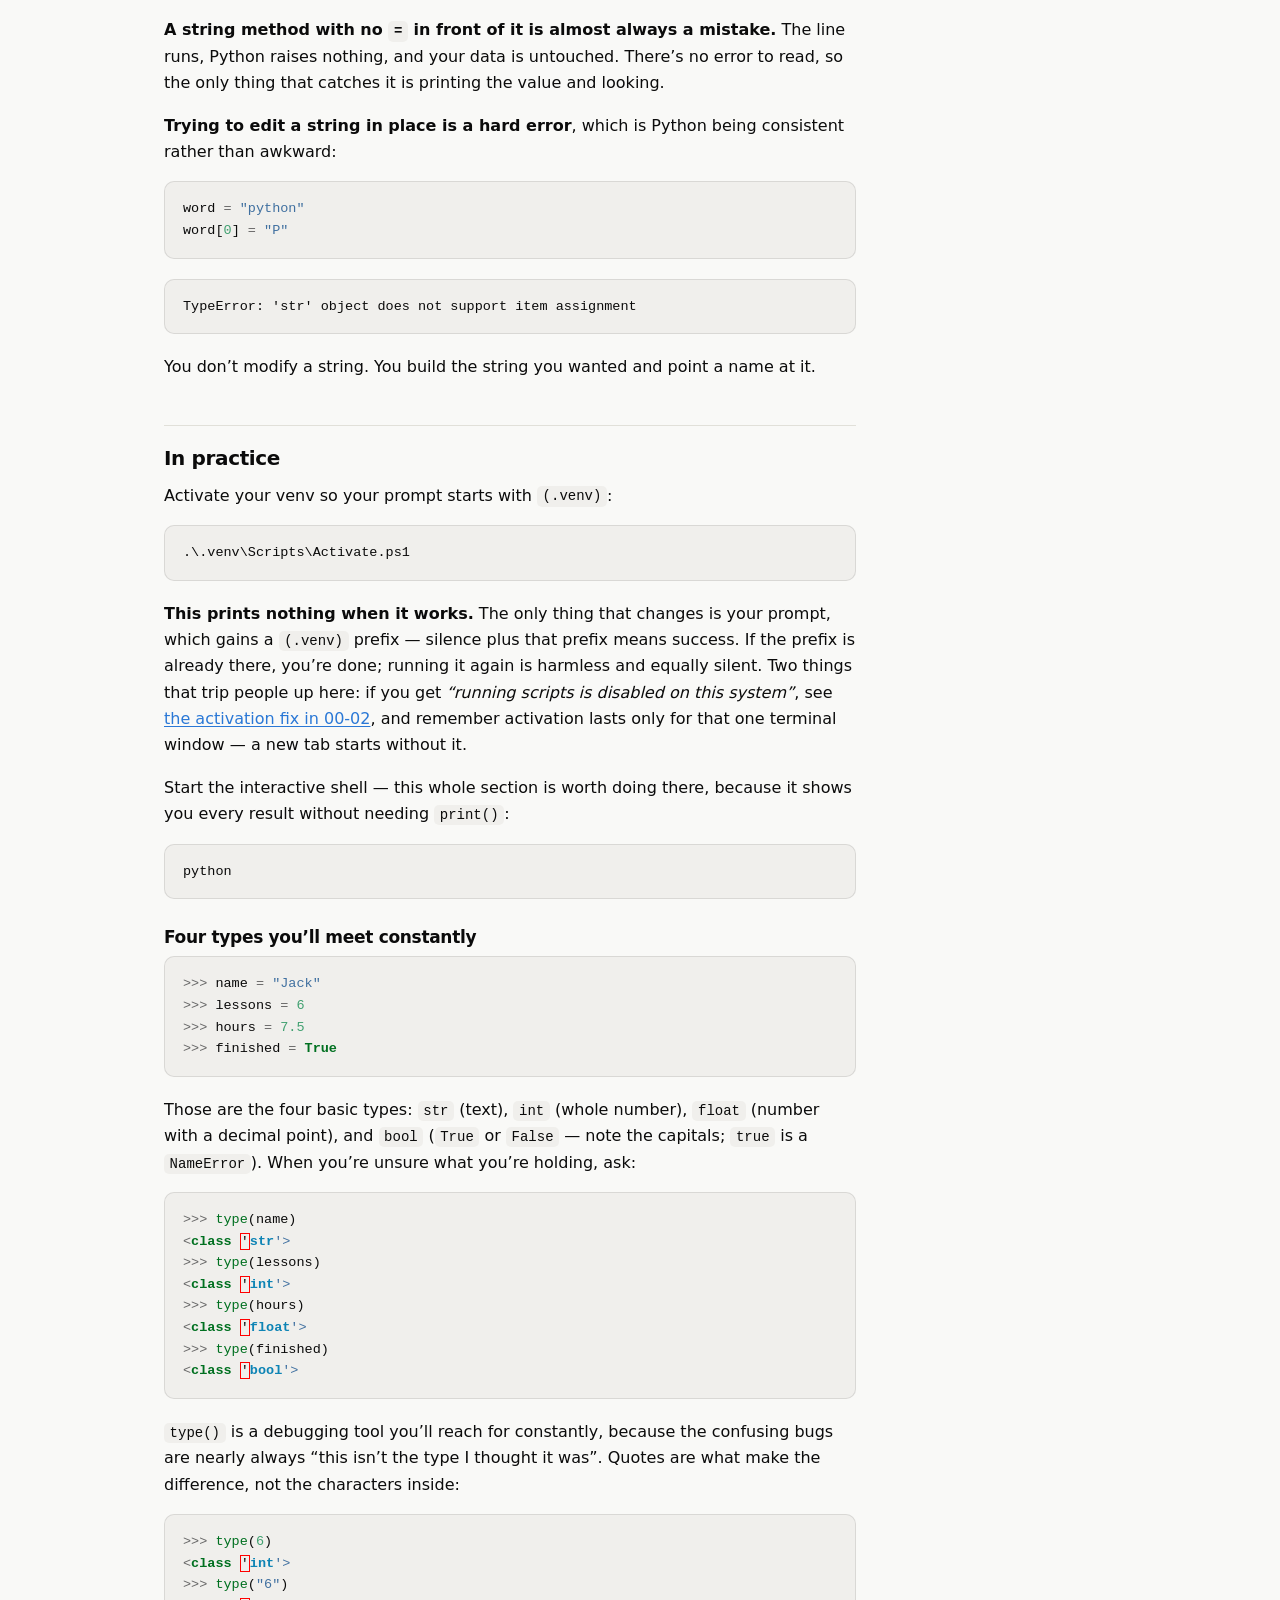
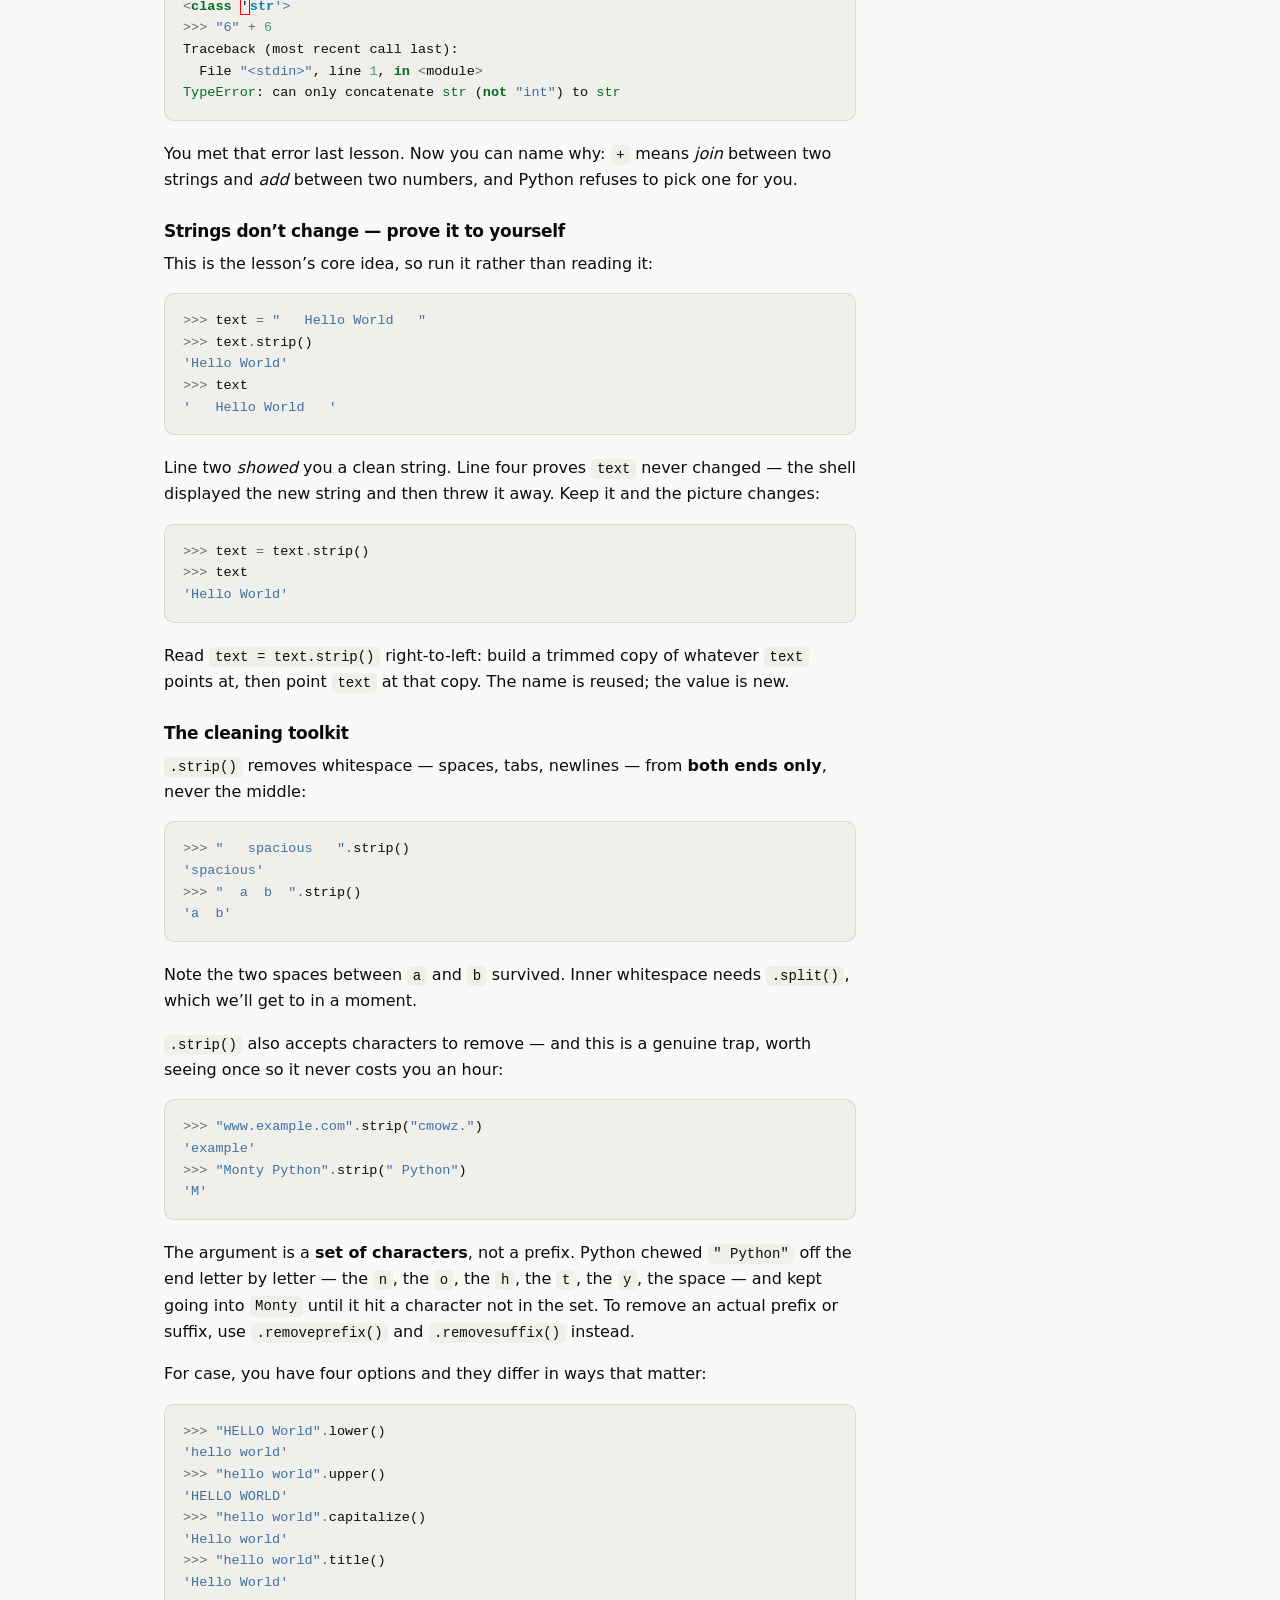
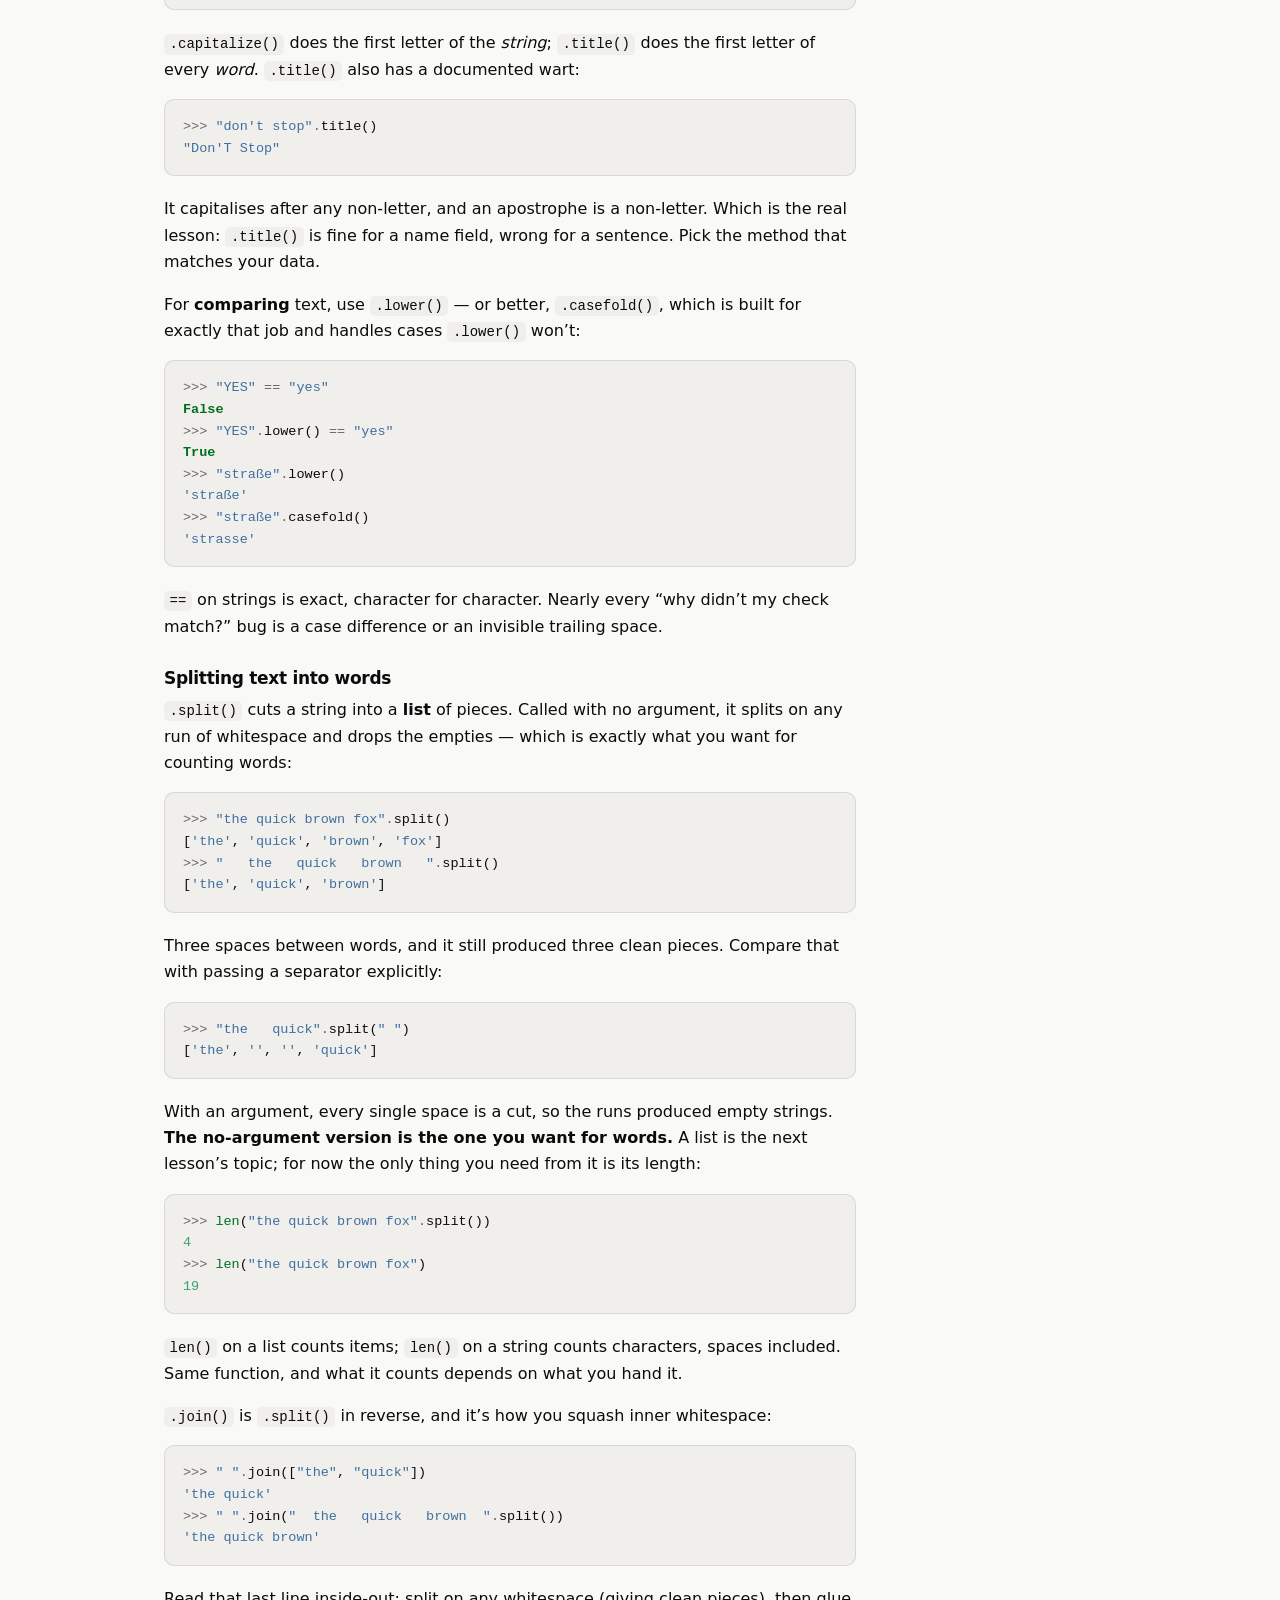
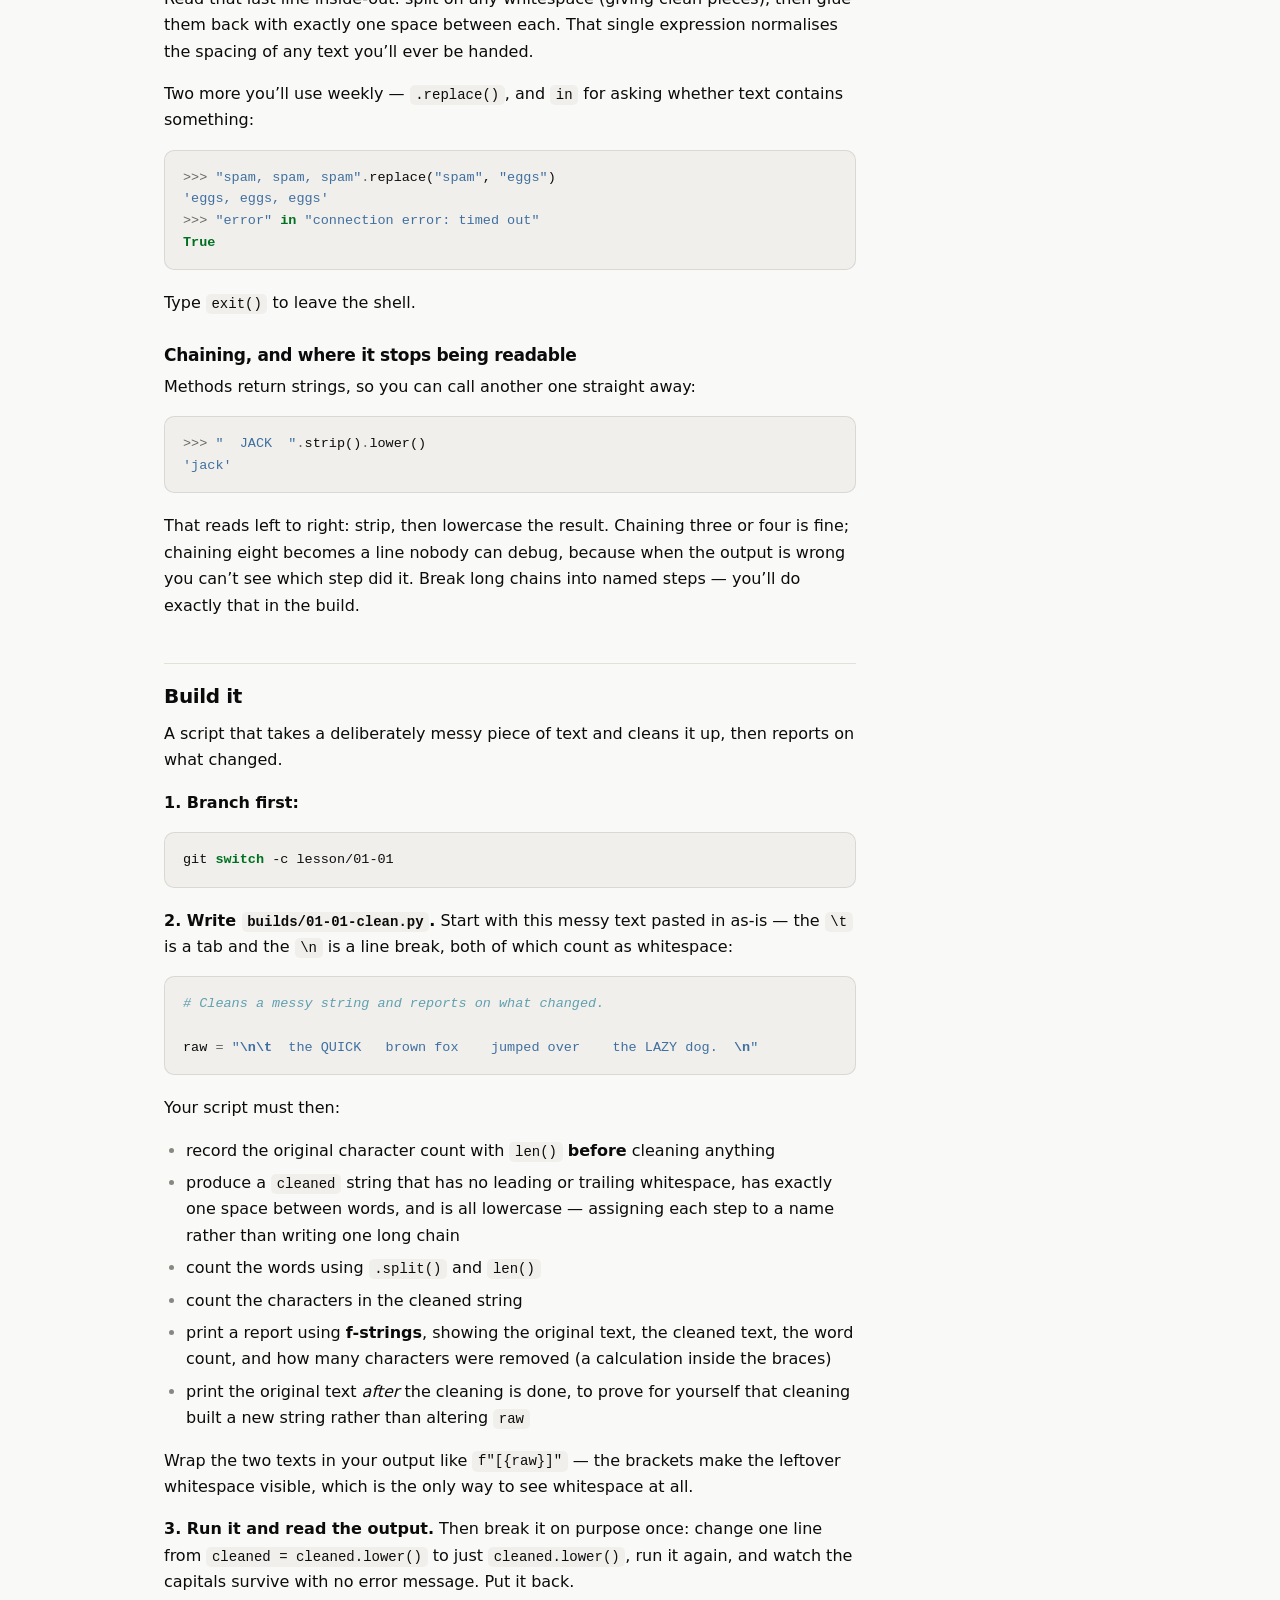
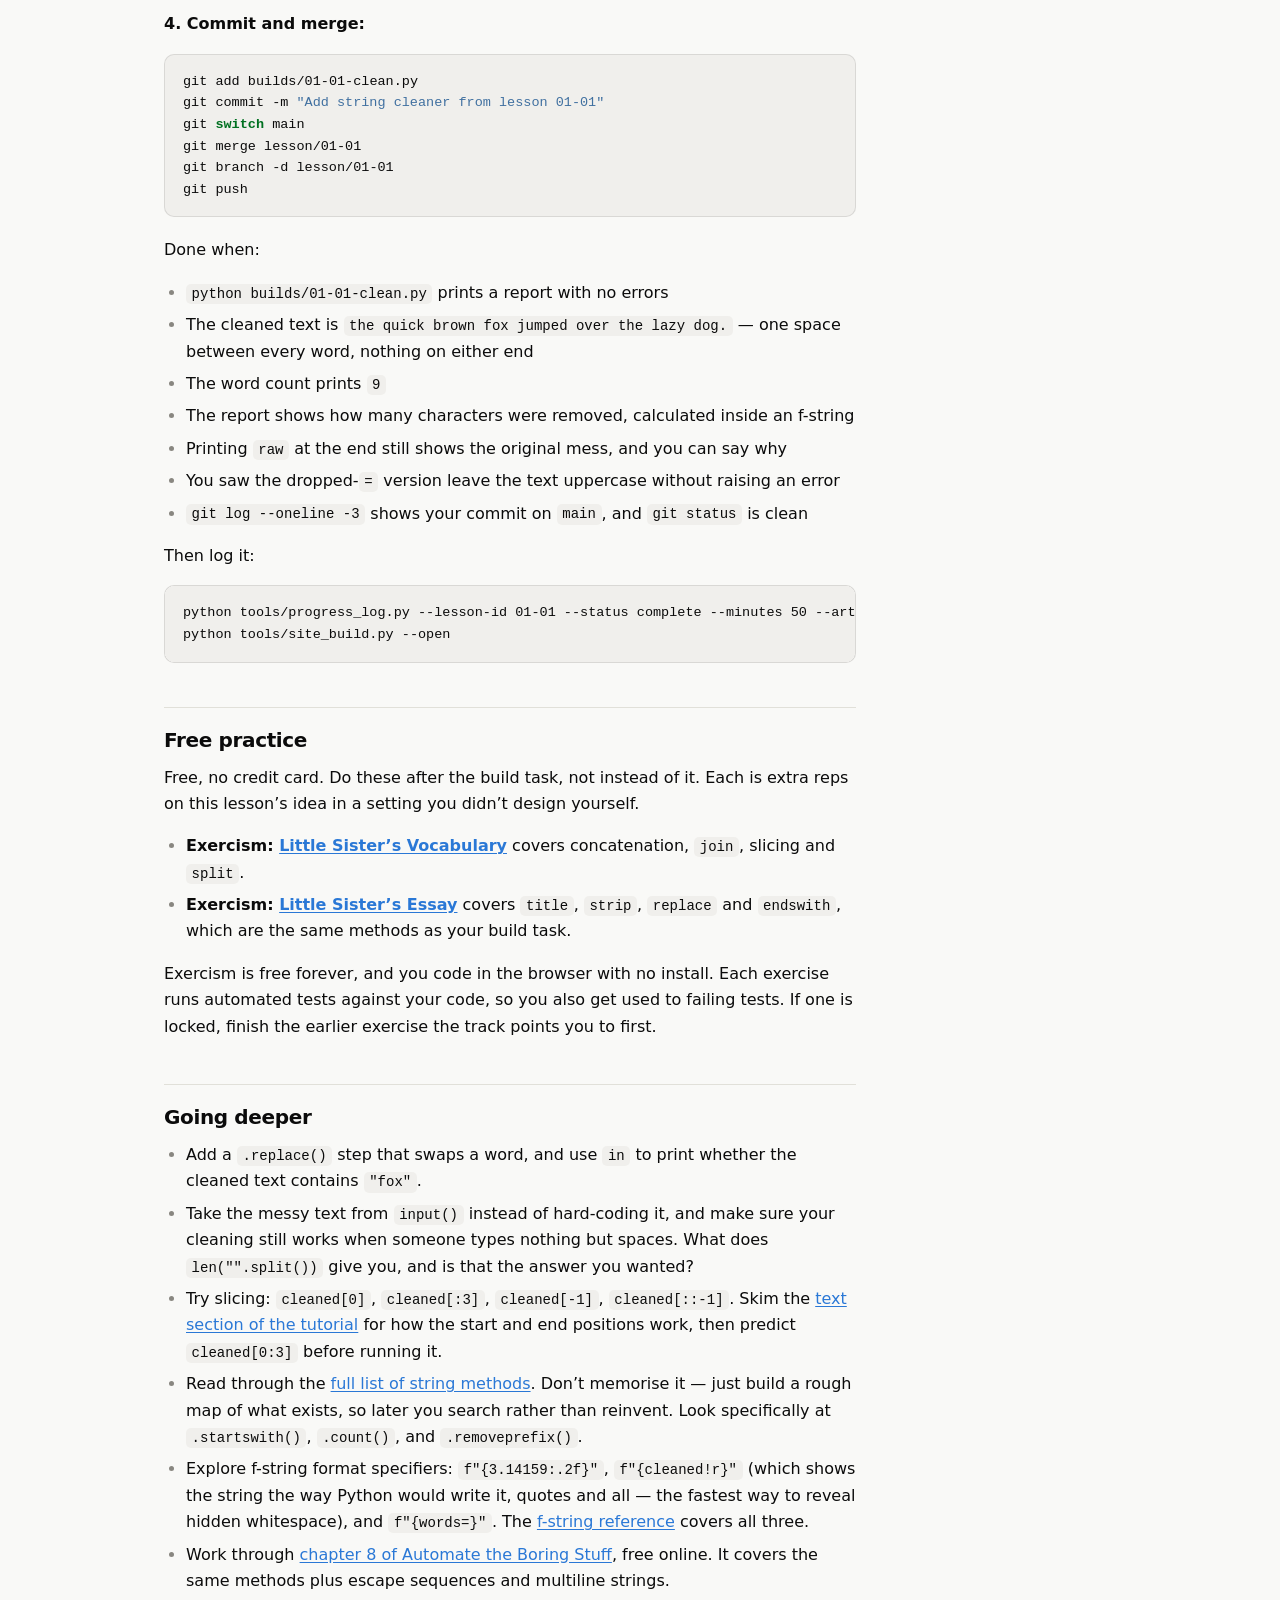
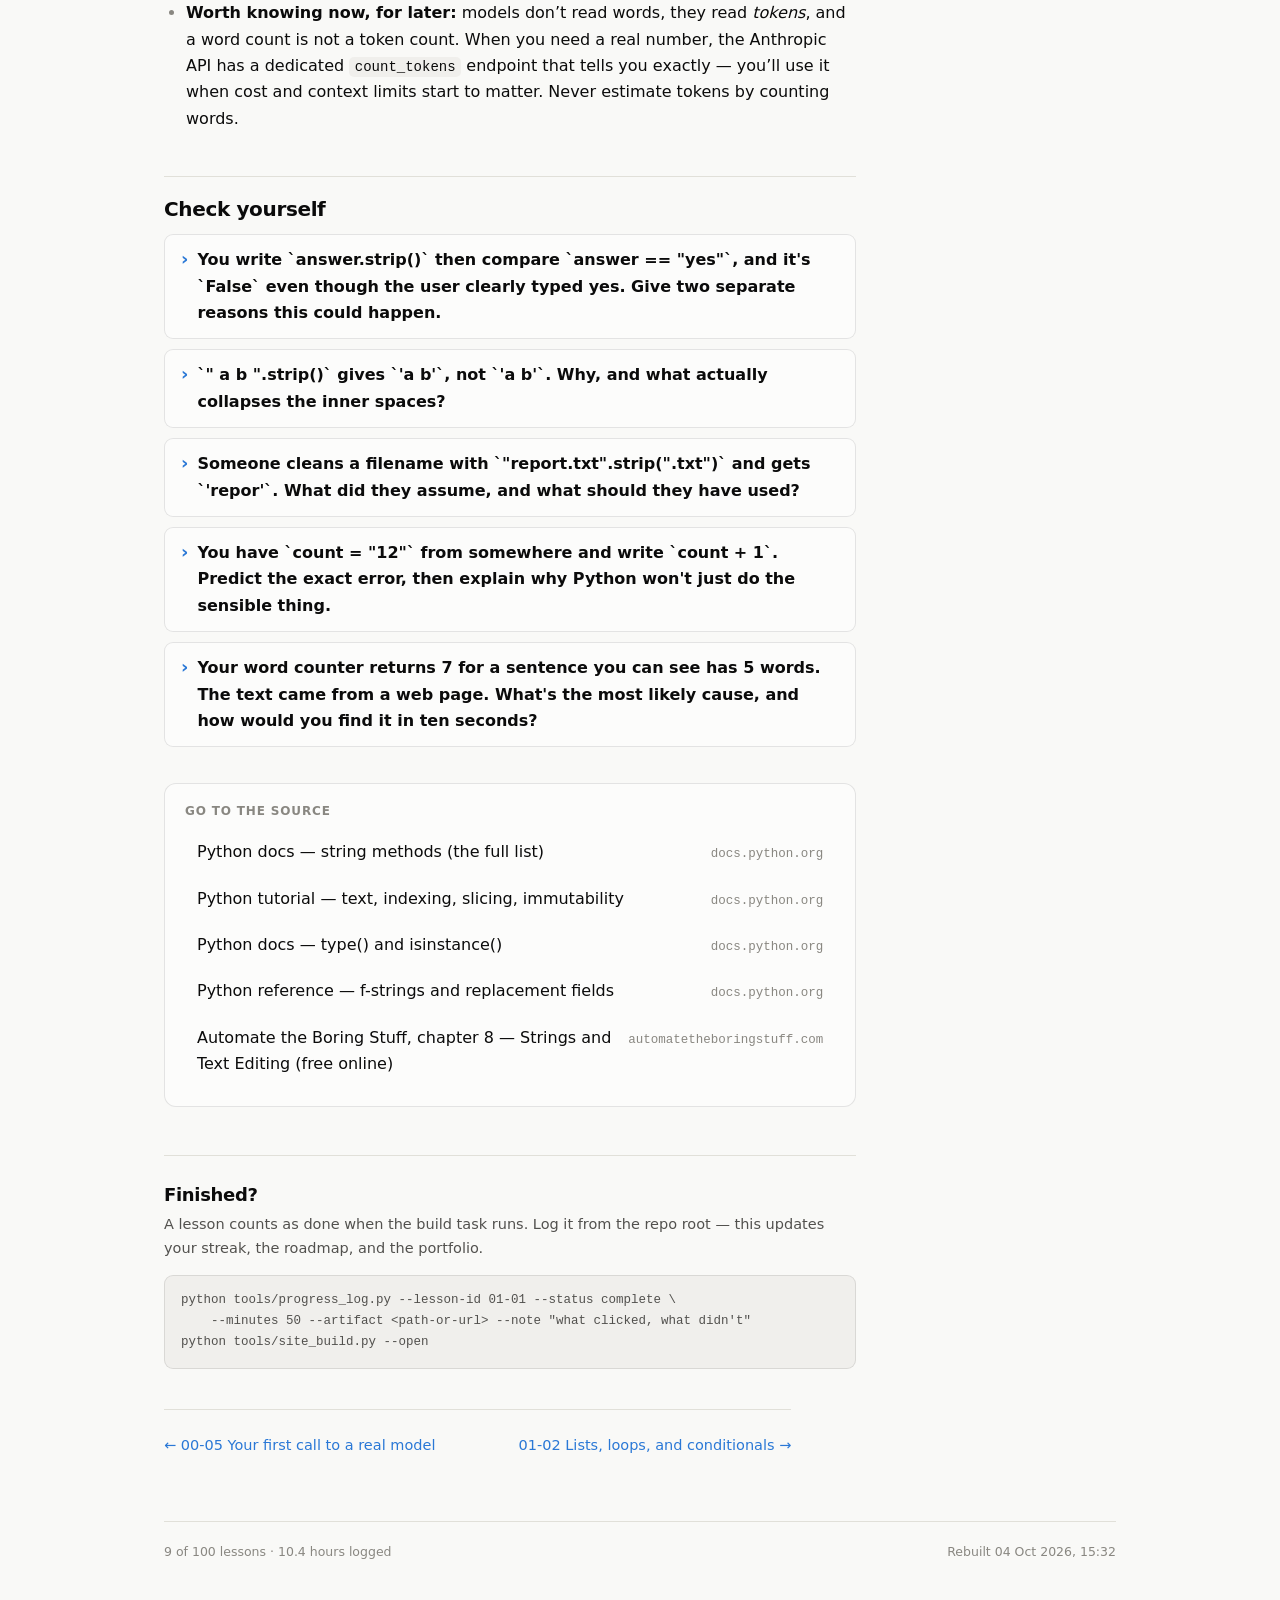
<file: docs/lessons/01-01-variables-types-and-strings.html>
<!doctype html>
<html lang="en">
<head>
<meta charset="utf-8">
<meta name="viewport" content="width=device-width, initial-scale=1">
<title>Variables, types, and strings &middot; AI Engineer Path</title>
<link rel="stylesheet" href="../assets/app.css">
<link rel="stylesheet" href="../assets/code.css">
<link rel="icon" href="data:image/svg+xml,<svg xmlns='http://www.w3.org/2000/svg' viewBox='0 0 100 100'><text y='.9em' font-size='90'>&#9889;</text></svg>">
</head>
<body>
<div class="shell">

  <header class="topbar">
    <a class="topbar__mark" href="../index.html">
      <svg width="17" height="17" viewBox="0 0 24 24" fill="none" stroke="currentColor" stroke-width="2.2" stroke-linecap="round" stroke-linejoin="round" aria-hidden="true">
        <path d="M13 2 4 14h7l-1 8 9-12h-7l1-8Z"/>
      </svg>
      AI Engineer Path
    </a>
    <nav>
      <a href="../index.html">Today</a>
      <a href="../roadmap.html">Roadmap</a>
      <a href="../portfolio.html">Portfolio</a>
    </nav>
  </header>

  <main>

<article class="lesson">

  <div class="lesson__head">
    <p class="eyebrow"><a href="../roadmap.html" style="color:inherit;text-decoration:none">01 &nbsp;Python that AI work actually needs</a> &nbsp;&middot;&nbsp; Lesson 01-01</p>
    <h1>Variables, types, and strings</h1>
    <div class="lesson__meta">
      <span>
        <svg width="14" height="14" viewBox="0 0 24 24" fill="none" stroke="currentColor" stroke-width="2" stroke-linecap="round" aria-hidden="true"><circle cx="12" cy="12" r="9"/><path d="M12 7v5l3 2"/></svg>
        50 min core &middot; 110 min with extensions      </span>
      <span>
        <svg width="14" height="14" viewBox="0 0 24 24" fill="none" stroke="#0ca30c" stroke-width="2.4" stroke-linecap="round" stroke-linejoin="round" aria-hidden="true"><path d="m4 12 5 5L20 6"/></svg>
        Completed 2026-08-24
      </span>
    </div>
  </div>

  <div class="callout callout--build">
    <div class="callout__label">
      <svg width="13" height="13" viewBox="0 0 24 24" fill="none" stroke="currentColor" stroke-width="2.4" stroke-linecap="round" stroke-linejoin="round" aria-hidden="true"><path d="M13 2 4 14h7l-1 8 9-12h-7l1-8Z"/></svg>
      You&rsquo;ll finish this lesson by building
    </div>
    <p style="margin:0">A script that cleans a messy string: strips whitespace, fixes capitalisation, counts words.</p>
  </div>

  <div class="prose">
<h2>Why this matters</h2>
<p>Last lesson you sent a question to a model and got an answer back. Look closely at what
actually crossed the wire: a piece of text went out, and a piece of text came back.
That&rsquo;s the shape of nearly all AI work. Prompts are strings. Model replies are strings.
Scraped pages, CSV rows, log lines, user input — strings, all of them, and almost none
of them arrive clean.</p>
<p>So the skill this lesson buys you is unglamorous and used constantly: taking text that&rsquo;s
a mess — ragged spacing, shouty capitals, invisible characters on the end — and turning
it into something predictable enough to act on. Real text has trailing spaces you can&rsquo;t
see, <code>"YES"</code> where you expected <code>"yes"</code>, and three spaces where you expected one. If you
compare that text to something without cleaning it first, you get a wrong answer with no
error message, which is the most expensive kind of wrong.</p>
<p>By the end you&rsquo;ll know what type a value is and how to check, why <code>"3" + 4</code> is an error
rather than a guess, and — the part that trips up nearly everyone — why calling
<code>.strip()</code> on your text can leave it exactly as messy as before.</p>
<h2>The mental model</h2>
<p>A variable is a <strong>name pointing at a value</strong>. That&rsquo;s not a metaphor, it&rsquo;s the mechanism,
and it explains the single most common bug beginners write.</p>
<p>Here&rsquo;s the fact that causes it: <strong>strings in Python are immutable</strong>. Once a string
exists, nothing can change it. So <code>.strip()</code>, <code>.lower()</code>, <code>.replace()</code> and every other
string method do <em>not</em> edit your text. They build a brand-new string and hand it back.
If you don&rsquo;t catch what they hand back, it&rsquo;s thrown away, and your variable still points
at the old messy value.</p>
<figure class="figure">
<svg viewBox="0 0 760 306" role="img" aria-label="A comparison of two lines of code. In the first, text.strip() is written on its own line: the name text points at the original string with spaces, strip builds a new trimmed string, but because nothing catches the result the new string is discarded and text still points at the messy original. In the second, text is assigned the result of text.strip(): the same new string is built, but the equals sign re-points the name text at the new trimmed string, and the original becomes unreachable. Only the second line actually cleans the variable.">
  <defs>
    <marker id="s-ar" viewBox="0 0 10 10" refX="9" refY="5" markerWidth="7" markerHeight="7" orient="auto-start-reverse">
      <path d="M0 0 L10 5 L0 10 z" fill="currentColor"/>
    </marker>
    <marker id="s-ar-a" viewBox="0 0 10 10" refX="9" refY="5" markerWidth="7" markerHeight="7" orient="auto-start-reverse">
      <path d="M0 0 L10 5 L0 10 z" fill="var(--accent)"/>
    </marker>
  </defs>

  <g font-family="system-ui, sans-serif" font-size="12" fill="currentColor">


    <text x="14" y="40" font-family="ui-monospace, monospace" font-size="12.5" font-weight="600">text.strip()</text>
    <text x="14" y="58" font-size="10.5" opacity="0.65">no assignment</text>

    <rect x="150" y="30" width="62" height="32" rx="7" fill="none" stroke="currentColor" stroke-width="1.5" opacity="0.55"/>
    <text x="181" y="51" text-anchor="middle" font-family="ui-monospace, monospace" font-size="11.5">text</text>

    <line x1="216" y1="46" x2="256" y2="46" stroke="currentColor" stroke-width="1.7" marker-end="url(#s-ar)"/>
    <text x="236" y="37" text-anchor="middle" font-size="9.5" opacity="0.7">points at</text>

    <rect x="258" y="26" width="122" height="40" rx="7" fill="none" stroke="currentColor" stroke-width="1.5" opacity="0.55"/>
    <text x="319" y="51" text-anchor="middle" font-family="ui-monospace, monospace" font-size="11.5">"&#160;&#160;hello&#160;&#160;"</text>

    <line x1="384" y1="46" x2="440" y2="46" stroke="currentColor" stroke-width="1.7" marker-end="url(#s-ar)"/>
    <text x="412" y="37" text-anchor="middle" font-family="ui-monospace, monospace" font-size="9.5">.strip()</text>
    <text x="412" y="61" text-anchor="middle" font-size="9.5" opacity="0.7">builds</text>

    <rect x="442" y="26" width="102" height="40" rx="7" fill="none" stroke="currentColor" stroke-width="1.5" opacity="0.55"/>
    <text x="493" y="51" text-anchor="middle" font-family="ui-monospace, monospace" font-size="11.5">"hello"</text>

    <line x1="548" y1="46" x2="596" y2="46" stroke="currentColor" stroke-width="1.5" stroke-dasharray="5 4" opacity="0.6" marker-end="url(#s-ar)"/>
    <text x="572" y="37" text-anchor="middle" font-size="9.5" opacity="0.7">nothing</text>
    <text x="572" y="61" text-anchor="middle" font-size="9.5" opacity="0.7">catches it</text>

    <text x="604" y="42" font-size="11" font-weight="600" opacity="0.8">discarded</text>
    <text x="604" y="58" font-size="10.5" opacity="0.65">text is still messy</text>

    <line x1="14" y1="104" x2="746" y2="104" stroke="currentColor" stroke-width="1" opacity="0.25"/>


    <text x="14" y="170" font-family="ui-monospace, monospace" font-size="12.5" font-weight="600" fill="var(--accent)">text = text.strip()</text>
    <text x="14" y="188" font-size="10.5" opacity="0.65">assigned back</text>

    <rect x="150" y="160" width="62" height="32" rx="7" fill="var(--accent-tint)" stroke="var(--accent)" stroke-width="1.8"/>
    <text x="181" y="181" text-anchor="middle" font-family="ui-monospace, monospace" font-size="11.5" fill="var(--accent)">text</text>

    <line x1="216" y1="176" x2="256" y2="176" stroke="currentColor" stroke-width="1.4" stroke-dasharray="4 4" opacity="0.35"/>
    <line x1="230" y1="168" x2="242" y2="184" stroke="currentColor" stroke-width="1.6" opacity="0.5"/>
    <line x1="242" y1="168" x2="230" y2="184" stroke="currentColor" stroke-width="1.6" opacity="0.5"/>

    <rect x="258" y="156" width="122" height="40" rx="7" fill="none" stroke="currentColor" stroke-width="1.4" opacity="0.3"/>
    <text x="319" y="181" text-anchor="middle" font-family="ui-monospace, monospace" font-size="11.5" opacity="0.4">"&#160;&#160;hello&#160;&#160;"</text>
    <text x="319" y="212" text-anchor="middle" font-size="10" opacity="0.55">now unreachable</text>

    <line x1="384" y1="176" x2="440" y2="176" stroke="currentColor" stroke-width="1.7" marker-end="url(#s-ar)"/>
    <text x="412" y="167" text-anchor="middle" font-family="ui-monospace, monospace" font-size="9.5">.strip()</text>
    <text x="412" y="191" text-anchor="middle" font-size="9.5" opacity="0.7">builds</text>

    <rect x="442" y="156" width="102" height="40" rx="7" fill="var(--accent-tint)" stroke="var(--accent)" stroke-width="1.8"/>
    <text x="493" y="181" text-anchor="middle" font-family="ui-monospace, monospace" font-size="11.5" fill="var(--accent)">"hello"</text>

    <path d="M 181 196 C 181 258, 400 268, 486 202" fill="none" stroke="var(--accent)" stroke-width="2" marker-end="url(#s-ar-a)"/>
    <text x="330" y="272" text-anchor="middle" font-size="11" font-weight="600" fill="var(--accent)">= re-points the name at the new string</text>

    <text x="604" y="172" font-size="11" font-weight="600" fill="var(--accent)">kept</text>
    <text x="604" y="188" font-size="10.5" opacity="0.65">text is now clean</text>

  </g>
</svg>
<figcaption>Both lines build the same trimmed string. The only difference is whether
anything catches it — and that difference is the whole bug. A string method never
changes the string you called it on.</figcaption>
</figure>

<p>Two consequences worth carrying forward.</p>
<p><strong>A string method with no <code>=</code> in front of it is almost always a mistake.</strong> The line runs,
Python raises nothing, and your data is untouched. There&rsquo;s no error to read, so the only
thing that catches it is printing the value and looking.</p>
<p><strong>Trying to edit a string in place is a hard error</strong>, which is Python being consistent
rather than awkward:</p>
<div class="codehilite"><pre><span></span><code><span class="n">word</span> <span class="o">=</span> <span class="s2">"python"</span>
<span class="n">word</span><span class="p">[</span><span class="mi">0</span><span class="p">]</span> <span class="o">=</span> <span class="s2">"P"</span>
</code></pre></div>

<div class="codehilite"><pre><span></span><code>TypeError: 'str' object does not support item assignment
</code></pre></div>

<p>You don&rsquo;t modify a string. You build the string you wanted and point a name at it.</p>
<h2>In practice</h2>
<p>Activate your venv so your prompt starts with <code>(.venv)</code>:</p>
<div class="codehilite"><pre><span></span><code><span class="p">.\.</span><span class="n">venv</span><span class="p">\</span><span class="n">Scripts</span><span class="p">\</span><span class="n">Activate</span><span class="p">.</span><span class="n">ps1</span>
</code></pre></div>

<p><strong>This prints nothing when it works.</strong> The only thing that changes is your prompt, which
gains a <code>(.venv)</code> prefix — silence plus that prefix means success. If the prefix is
already there, you&rsquo;re done; running it again is harmless and equally silent. Two things
that trip people up here: if you get <em>&ldquo;running scripts is disabled on this system&rdquo;</em>, see
<a href="00-02-your-machine-your-terminal-your-editor.html">the activation fix in 00-02</a>, and
remember activation lasts only for that one terminal window — a new tab starts without it.</p>
<p>Start the interactive shell — this whole section is worth doing there, because it shows
you every result without needing <code>print()</code>:</p>
<div class="codehilite"><pre><span></span><code><span class="n">python</span>
</code></pre></div>

<h3>Four types you&rsquo;ll meet constantly</h3>
<div class="codehilite"><pre><span></span><code><span class="o">&gt;&gt;&gt;</span> <span class="n">name</span> <span class="o">=</span> <span class="s2">"Jack"</span>
<span class="o">&gt;&gt;&gt;</span> <span class="n">lessons</span> <span class="o">=</span> <span class="mi">6</span>
<span class="o">&gt;&gt;&gt;</span> <span class="n">hours</span> <span class="o">=</span> <span class="mf">7.5</span>
<span class="o">&gt;&gt;&gt;</span> <span class="n">finished</span> <span class="o">=</span> <span class="kc">True</span>
</code></pre></div>

<p>Those are the four basic types: <code>str</code> (text), <code>int</code> (whole number), <code>float</code> (number with
a decimal point), and <code>bool</code> (<code>True</code> or <code>False</code> — note the capitals; <code>true</code> is a
<code>NameError</code>). When you&rsquo;re unsure what you&rsquo;re holding, ask:</p>
<div class="codehilite"><pre><span></span><code><span class="o">&gt;&gt;&gt;</span> <span class="nb">type</span><span class="p">(</span><span class="n">name</span><span class="p">)</span>
<span class="o">&lt;</span><span class="k">class</span><span class="w"> </span><span class="err">'</span><span class="nc">str</span><span class="s1">'&gt;</span>
<span class="o">&gt;&gt;&gt;</span> <span class="nb">type</span><span class="p">(</span><span class="n">lessons</span><span class="p">)</span>
<span class="o">&lt;</span><span class="k">class</span><span class="w"> </span><span class="err">'</span><span class="nc">int</span><span class="s1">'&gt;</span>
<span class="o">&gt;&gt;&gt;</span> <span class="nb">type</span><span class="p">(</span><span class="n">hours</span><span class="p">)</span>
<span class="o">&lt;</span><span class="k">class</span><span class="w"> </span><span class="err">'</span><span class="nc">float</span><span class="s1">'&gt;</span>
<span class="o">&gt;&gt;&gt;</span> <span class="nb">type</span><span class="p">(</span><span class="n">finished</span><span class="p">)</span>
<span class="o">&lt;</span><span class="k">class</span><span class="w"> </span><span class="err">'</span><span class="nc">bool</span><span class="s1">'&gt;</span>
</code></pre></div>

<p><code>type()</code> is a debugging tool you&rsquo;ll reach for constantly, because the confusing bugs are
nearly always &ldquo;this isn&rsquo;t the type I thought it was&rdquo;. Quotes are what make the
difference, not the characters inside:</p>
<div class="codehilite"><pre><span></span><code><span class="o">&gt;&gt;&gt;</span> <span class="nb">type</span><span class="p">(</span><span class="mi">6</span><span class="p">)</span>
<span class="o">&lt;</span><span class="k">class</span><span class="w"> </span><span class="err">'</span><span class="nc">int</span><span class="s1">'&gt;</span>
<span class="o">&gt;&gt;&gt;</span> <span class="nb">type</span><span class="p">(</span><span class="s2">"6"</span><span class="p">)</span>
<span class="o">&lt;</span><span class="k">class</span><span class="w"> </span><span class="err">'</span><span class="nc">str</span><span class="s1">'&gt;</span>
<span class="o">&gt;&gt;&gt;</span> <span class="s2">"6"</span> <span class="o">+</span> <span class="mi">6</span>
<span class="n">Traceback</span> <span class="p">(</span><span class="n">most</span> <span class="n">recent</span> <span class="n">call</span> <span class="n">last</span><span class="p">):</span>
  <span class="n">File</span> <span class="s2">"&lt;stdin&gt;"</span><span class="p">,</span> <span class="n">line</span> <span class="mi">1</span><span class="p">,</span> <span class="ow">in</span> <span class="o">&lt;</span><span class="n">module</span><span class="o">&gt;</span>
<span class="ne">TypeError</span><span class="p">:</span> <span class="n">can</span> <span class="n">only</span> <span class="n">concatenate</span> <span class="nb">str</span> <span class="p">(</span><span class="ow">not</span> <span class="s2">"int"</span><span class="p">)</span> <span class="n">to</span> <span class="nb">str</span>
</code></pre></div>

<p>You met that error last lesson. Now you can name why: <code>+</code> means <em>join</em> between two
strings and <em>add</em> between two numbers, and Python refuses to pick one for you.</p>
<h3>Strings don&rsquo;t change — prove it to yourself</h3>
<p>This is the lesson&rsquo;s core idea, so run it rather than reading it:</p>
<div class="codehilite"><pre><span></span><code><span class="o">&gt;&gt;&gt;</span> <span class="n">text</span> <span class="o">=</span> <span class="s2">"   Hello World   "</span>
<span class="o">&gt;&gt;&gt;</span> <span class="n">text</span><span class="o">.</span><span class="n">strip</span><span class="p">()</span>
<span class="s1">'Hello World'</span>
<span class="o">&gt;&gt;&gt;</span> <span class="n">text</span>
<span class="s1">'   Hello World   '</span>
</code></pre></div>

<p>Line two <em>showed</em> you a clean string. Line four proves <code>text</code> never changed — the shell
displayed the new string and then threw it away. Keep it and the picture changes:</p>
<div class="codehilite"><pre><span></span><code><span class="o">&gt;&gt;&gt;</span> <span class="n">text</span> <span class="o">=</span> <span class="n">text</span><span class="o">.</span><span class="n">strip</span><span class="p">()</span>
<span class="o">&gt;&gt;&gt;</span> <span class="n">text</span>
<span class="s1">'Hello World'</span>
</code></pre></div>

<p>Read <code>text = text.strip()</code> right-to-left: build a trimmed copy of whatever <code>text</code> points
at, then point <code>text</code> at that copy. The name is reused; the value is new.</p>
<h3>The cleaning toolkit</h3>
<p><code>.strip()</code> removes whitespace — spaces, tabs, newlines — from <strong>both ends only</strong>, never
the middle:</p>
<div class="codehilite"><pre><span></span><code><span class="o">&gt;&gt;&gt;</span> <span class="s2">"   spacious   "</span><span class="o">.</span><span class="n">strip</span><span class="p">()</span>
<span class="s1">'spacious'</span>
<span class="o">&gt;&gt;&gt;</span> <span class="s2">"  a  b  "</span><span class="o">.</span><span class="n">strip</span><span class="p">()</span>
<span class="s1">'a  b'</span>
</code></pre></div>

<p>Note the two spaces between <code>a</code> and <code>b</code> survived. Inner whitespace needs <code>.split()</code>,
which we&rsquo;ll get to in a moment.</p>
<p><code>.strip()</code> also accepts characters to remove — and this is a genuine trap, worth seeing
once so it never costs you an hour:</p>
<div class="codehilite"><pre><span></span><code><span class="o">&gt;&gt;&gt;</span> <span class="s2">"www.example.com"</span><span class="o">.</span><span class="n">strip</span><span class="p">(</span><span class="s2">"cmowz."</span><span class="p">)</span>
<span class="s1">'example'</span>
<span class="o">&gt;&gt;&gt;</span> <span class="s2">"Monty Python"</span><span class="o">.</span><span class="n">strip</span><span class="p">(</span><span class="s2">" Python"</span><span class="p">)</span>
<span class="s1">'M'</span>
</code></pre></div>

<p>The argument is a <strong>set of characters</strong>, not a prefix. Python chewed <code>" Python"</code> off the
end letter by letter — the <code>n</code>, the <code>o</code>, the <code>h</code>, the <code>t</code>, the <code>y</code>, the space — and kept
going into <code>Monty</code> until it hit a character not in the set. To remove an actual prefix
or suffix, use <code>.removeprefix()</code> and <code>.removesuffix()</code> instead.</p>
<p>For case, you have four options and they differ in ways that matter:</p>
<div class="codehilite"><pre><span></span><code><span class="o">&gt;&gt;&gt;</span> <span class="s2">"HELLO World"</span><span class="o">.</span><span class="n">lower</span><span class="p">()</span>
<span class="s1">'hello world'</span>
<span class="o">&gt;&gt;&gt;</span> <span class="s2">"hello world"</span><span class="o">.</span><span class="n">upper</span><span class="p">()</span>
<span class="s1">'HELLO WORLD'</span>
<span class="o">&gt;&gt;&gt;</span> <span class="s2">"hello world"</span><span class="o">.</span><span class="n">capitalize</span><span class="p">()</span>
<span class="s1">'Hello world'</span>
<span class="o">&gt;&gt;&gt;</span> <span class="s2">"hello world"</span><span class="o">.</span><span class="n">title</span><span class="p">()</span>
<span class="s1">'Hello World'</span>
</code></pre></div>

<p><code>.capitalize()</code> does the first letter of the <em>string</em>; <code>.title()</code> does the first letter
of every <em>word</em>. <code>.title()</code> also has a documented wart:</p>
<div class="codehilite"><pre><span></span><code><span class="o">&gt;&gt;&gt;</span> <span class="s2">"don't stop"</span><span class="o">.</span><span class="n">title</span><span class="p">()</span>
<span class="s2">"Don'T Stop"</span>
</code></pre></div>

<p>It capitalises after any non-letter, and an apostrophe is a non-letter. Which is the
real lesson: <code>.title()</code> is fine for a name field, wrong for a sentence. Pick the method
that matches your data.</p>
<p>For <strong>comparing</strong> text, use <code>.lower()</code> — or better, <code>.casefold()</code>, which is built for
exactly that job and handles cases <code>.lower()</code> won&rsquo;t:</p>
<div class="codehilite"><pre><span></span><code><span class="o">&gt;&gt;&gt;</span> <span class="s2">"YES"</span> <span class="o">==</span> <span class="s2">"yes"</span>
<span class="kc">False</span>
<span class="o">&gt;&gt;&gt;</span> <span class="s2">"YES"</span><span class="o">.</span><span class="n">lower</span><span class="p">()</span> <span class="o">==</span> <span class="s2">"yes"</span>
<span class="kc">True</span>
<span class="o">&gt;&gt;&gt;</span> <span class="s2">"straße"</span><span class="o">.</span><span class="n">lower</span><span class="p">()</span>
<span class="s1">'straße'</span>
<span class="o">&gt;&gt;&gt;</span> <span class="s2">"straße"</span><span class="o">.</span><span class="n">casefold</span><span class="p">()</span>
<span class="s1">'strasse'</span>
</code></pre></div>

<p><code>==</code> on strings is exact, character for character. Nearly every &ldquo;why didn&rsquo;t my check
match?&rdquo; bug is a case difference or an invisible trailing space.</p>
<h3>Splitting text into words</h3>
<p><code>.split()</code> cuts a string into a <strong>list</strong> of pieces. Called with no argument, it splits on
any run of whitespace and drops the empties — which is exactly what you want for
counting words:</p>
<div class="codehilite"><pre><span></span><code><span class="o">&gt;&gt;&gt;</span> <span class="s2">"the quick brown fox"</span><span class="o">.</span><span class="n">split</span><span class="p">()</span>
<span class="p">[</span><span class="s1">'the'</span><span class="p">,</span> <span class="s1">'quick'</span><span class="p">,</span> <span class="s1">'brown'</span><span class="p">,</span> <span class="s1">'fox'</span><span class="p">]</span>
<span class="o">&gt;&gt;&gt;</span> <span class="s2">"   the   quick   brown   "</span><span class="o">.</span><span class="n">split</span><span class="p">()</span>
<span class="p">[</span><span class="s1">'the'</span><span class="p">,</span> <span class="s1">'quick'</span><span class="p">,</span> <span class="s1">'brown'</span><span class="p">]</span>
</code></pre></div>

<p>Three spaces between words, and it still produced three clean pieces. Compare that with
passing a separator explicitly:</p>
<div class="codehilite"><pre><span></span><code><span class="o">&gt;&gt;&gt;</span> <span class="s2">"the   quick"</span><span class="o">.</span><span class="n">split</span><span class="p">(</span><span class="s2">" "</span><span class="p">)</span>
<span class="p">[</span><span class="s1">'the'</span><span class="p">,</span> <span class="s1">''</span><span class="p">,</span> <span class="s1">''</span><span class="p">,</span> <span class="s1">'quick'</span><span class="p">]</span>
</code></pre></div>

<p>With an argument, every single space is a cut, so the runs produced empty strings. <strong>The
no-argument version is the one you want for words.</strong> A list is the next lesson&rsquo;s topic;
for now the only thing you need from it is its length:</p>
<div class="codehilite"><pre><span></span><code><span class="o">&gt;&gt;&gt;</span> <span class="nb">len</span><span class="p">(</span><span class="s2">"the quick brown fox"</span><span class="o">.</span><span class="n">split</span><span class="p">())</span>
<span class="mi">4</span>
<span class="o">&gt;&gt;&gt;</span> <span class="nb">len</span><span class="p">(</span><span class="s2">"the quick brown fox"</span><span class="p">)</span>
<span class="mi">19</span>
</code></pre></div>

<p><code>len()</code> on a list counts items; <code>len()</code> on a string counts characters, spaces included.
Same function, and what it counts depends on what you hand it.</p>
<p><code>.join()</code> is <code>.split()</code> in reverse, and it&rsquo;s how you squash inner whitespace:</p>
<div class="codehilite"><pre><span></span><code><span class="o">&gt;&gt;&gt;</span> <span class="s2">" "</span><span class="o">.</span><span class="n">join</span><span class="p">([</span><span class="s2">"the"</span><span class="p">,</span> <span class="s2">"quick"</span><span class="p">])</span>
<span class="s1">'the quick'</span>
<span class="o">&gt;&gt;&gt;</span> <span class="s2">" "</span><span class="o">.</span><span class="n">join</span><span class="p">(</span><span class="s2">"  the   quick   brown  "</span><span class="o">.</span><span class="n">split</span><span class="p">())</span>
<span class="s1">'the quick brown'</span>
</code></pre></div>

<p>Read that last line inside-out: split on any whitespace (giving clean pieces), then glue
them back with exactly one space between each. That single expression normalises the
spacing of any text you&rsquo;ll ever be handed.</p>
<p>Two more you&rsquo;ll use weekly — <code>.replace()</code>, and <code>in</code> for asking whether text contains
something:</p>
<div class="codehilite"><pre><span></span><code><span class="o">&gt;&gt;&gt;</span> <span class="s2">"spam, spam, spam"</span><span class="o">.</span><span class="n">replace</span><span class="p">(</span><span class="s2">"spam"</span><span class="p">,</span> <span class="s2">"eggs"</span><span class="p">)</span>
<span class="s1">'eggs, eggs, eggs'</span>
<span class="o">&gt;&gt;&gt;</span> <span class="s2">"error"</span> <span class="ow">in</span> <span class="s2">"connection error: timed out"</span>
<span class="kc">True</span>
</code></pre></div>

<p>Type <code>exit()</code> to leave the shell.</p>
<h3>Chaining, and where it stops being readable</h3>
<p>Methods return strings, so you can call another one straight away:</p>
<div class="codehilite"><pre><span></span><code><span class="o">&gt;&gt;&gt;</span> <span class="s2">"  JACK  "</span><span class="o">.</span><span class="n">strip</span><span class="p">()</span><span class="o">.</span><span class="n">lower</span><span class="p">()</span>
<span class="s1">'jack'</span>
</code></pre></div>

<p>That reads left to right: strip, then lowercase the result. Chaining three or four is
fine; chaining eight becomes a line nobody can debug, because when the output is wrong
you can&rsquo;t see which step did it. Break long chains into named steps — you&rsquo;ll do exactly
that in the build.</p>
<h2>Build it</h2>
<p>A script that takes a deliberately messy piece of text and cleans it up, then reports on
what changed.</p>
<p><strong>1. Branch first:</strong></p>
<div class="codehilite"><pre><span></span><code><span class="n">git</span> <span class="k">switch</span> <span class="n">-c</span> <span class="n">lesson</span><span class="p">/</span><span class="n">01</span><span class="p">-</span><span class="n">01</span>
</code></pre></div>

<p><strong>2. Write <code>builds/01-01-clean.py</code>.</strong> Start with this messy text pasted in as-is — the
<code>\t</code> is a tab and the <code>\n</code> is a line break, both of which count as whitespace:</p>
<div class="codehilite"><pre><span></span><code><span class="c1"># Cleans a messy string and reports on what changed.</span>

<span class="n">raw</span> <span class="o">=</span> <span class="s2">"</span><span class="se">\n\t</span><span class="s2">  the QUICK   brown fox    jumped over    the LAZY dog.  </span><span class="se">\n</span><span class="s2">"</span>
</code></pre></div>

<p>Your script must then:</p>
<ul>
<li>record the original character count with <code>len()</code> <strong>before</strong> cleaning anything</li>
<li>produce a <code>cleaned</code> string that has no leading or trailing whitespace, has exactly one
  space between words, and is all lowercase — assigning each step to a name rather than
  writing one long chain</li>
<li>count the words using <code>.split()</code> and <code>len()</code></li>
<li>count the characters in the cleaned string</li>
<li>print a report using <strong>f-strings</strong>, showing the original text, the cleaned text, the
  word count, and how many characters were removed (a calculation inside the braces)</li>
<li>print the original text <em>after</em> the cleaning is done, to prove for yourself that
  cleaning built a new string rather than altering <code>raw</code></li>
</ul>
<p>Wrap the two texts in your output like <code>f"[{raw}]"</code> — the brackets make the leftover
whitespace visible, which is the only way to see whitespace at all.</p>
<p><strong>3. Run it and read the output.</strong> Then break it on purpose once: change one line from
<code>cleaned = cleaned.lower()</code> to just <code>cleaned.lower()</code>, run it again, and watch the
capitals survive with no error message. Put it back.</p>
<p><strong>4. Commit and merge:</strong></p>
<div class="codehilite"><pre><span></span><code><span class="n">git</span> <span class="n">add</span> <span class="n">builds</span><span class="p">/</span><span class="n">01</span><span class="p">-</span><span class="n">01-clean</span><span class="p">.</span><span class="n">py</span>
<span class="n">git</span> <span class="n">commit</span> <span class="n">-m</span> <span class="s2">"Add string cleaner from lesson 01-01"</span>
<span class="n">git</span> <span class="k">switch</span> <span class="n">main</span>
<span class="n">git</span> <span class="n">merge</span> <span class="n">lesson</span><span class="p">/</span><span class="n">01</span><span class="p">-</span><span class="n">01</span>
<span class="n">git</span> <span class="n">branch</span> <span class="n">-d</span> <span class="n">lesson</span><span class="p">/</span><span class="n">01</span><span class="p">-</span><span class="n">01</span>
<span class="n">git</span> <span class="n">push</span>
</code></pre></div>

<p>Done when:</p>
<ul>
<li><code>python builds/01-01-clean.py</code> prints a report with no errors</li>
<li>The cleaned text is <code>the quick brown fox jumped over the lazy dog.</code> — one space
  between every word, nothing on either end</li>
<li>The word count prints <code>9</code></li>
<li>The report shows how many characters were removed, calculated inside an f-string</li>
<li>Printing <code>raw</code> at the end still shows the original mess, and you can say why</li>
<li>You saw the dropped-<code>=</code> version leave the text uppercase without raising an error</li>
<li><code>git log --oneline -3</code> shows your commit on <code>main</code>, and <code>git status</code> is clean</li>
</ul>
<p>Then log it:</p>
<div class="codehilite"><pre><span></span><code><span class="n">python</span> <span class="n">tools</span><span class="p">/</span><span class="n">progress_log</span><span class="p">.</span><span class="n">py</span> <span class="p">-</span><span class="n">-lesson-id</span> <span class="n">01</span><span class="p">-</span><span class="n">01</span> <span class="p">-</span><span class="n">-status</span> <span class="n">complete</span> <span class="p">-</span><span class="n">-minutes</span> <span class="n">50</span> <span class="p">-</span><span class="n">-artifact</span> <span class="p">./</span><span class="n">builds</span><span class="p">/</span><span class="n">01</span><span class="p">-</span><span class="n">01-clean</span><span class="p">.</span><span class="n">py</span> <span class="p">-</span><span class="n">-note</span> <span class="s2">"what clicked"</span>
<span class="n">python</span> <span class="n">tools</span><span class="p">/</span><span class="n">site_build</span><span class="p">.</span><span class="n">py</span> <span class="p">-</span><span class="n">-open</span>
</code></pre></div>

<h2>Free practice</h2>
<p>Free, no credit card. Do these after the build task, not instead of it. Each is extra reps on this lesson&rsquo;s idea in a setting you didn&rsquo;t design yourself.</p>
<ul>
<li><strong>Exercism: <a href="https://exercism.org/tracks/python/exercises/little-sisters-vocab">Little Sister&rsquo;s Vocabulary</a></strong> covers concatenation, <code>join</code>, slicing
  and <code>split</code>.</li>
<li><strong>Exercism: <a href="https://exercism.org/tracks/python/exercises/little-sisters-essay">Little Sister&rsquo;s Essay</a></strong> covers <code>title</code>, <code>strip</code>, <code>replace</code> and
  <code>endswith</code>, which are the same methods as your build task.</li>
</ul>
<p>Exercism is free forever, and you code in the browser with no install. Each exercise runs
automated tests against your code, so you also get used to failing tests. If one is locked,
finish the earlier exercise the track points you to first.</p>
<h2>Going deeper</h2>
<ul>
<li>Add a <code>.replace()</code> step that swaps a word, and use <code>in</code> to print whether the cleaned
  text contains <code>"fox"</code>.</li>
<li>Take the messy text from <code>input()</code> instead of hard-coding it, and make sure your
  cleaning still works when someone types nothing but spaces. What does <code>len("".split())</code>
  give you, and is that the answer you wanted?</li>
<li>Try slicing: <code>cleaned[0]</code>, <code>cleaned[:3]</code>, <code>cleaned[-1]</code>, <code>cleaned[::-1]</code>. Skim the
  <a href="https://docs.python.org/3/tutorial/introduction.html">text section of the tutorial</a>
  for how the start and end positions work, then predict <code>cleaned[0:3]</code> before running it.</li>
<li>Read through the <a href="https://docs.python.org/3/library/stdtypes.html#string-methods">full list of string methods</a>.
  Don&rsquo;t memorise it — just build a rough map of what exists, so later you search rather
  than reinvent. Look specifically at <code>.startswith()</code>, <code>.count()</code>, and <code>.removeprefix()</code>.</li>
<li>Explore f-string format specifiers: <code>f"{3.14159:.2f}"</code>, <code>f"{cleaned!r}"</code> (which shows
  the string the way Python would write it, quotes and all — the fastest way to reveal
  hidden whitespace), and <code>f"{words=}"</code>. The
  <a href="https://docs.python.org/3/reference/lexical_analysis.html#f-strings">f-string reference</a>
  covers all three.</li>
<li>Work through <a href="https://automatetheboringstuff.com/3e/chapter8.html">chapter 8 of Automate the Boring Stuff</a>,
  free online. It covers the same methods plus escape sequences and multiline strings.</li>
<li><strong>Worth knowing now, for later:</strong> models don&rsquo;t read words, they read <em>tokens</em>, and a
  word count is not a token count. When you need a real number, the Anthropic API has a
  dedicated <code>count_tokens</code> endpoint that tells you exactly — you&rsquo;ll use it when cost and
  context limits start to matter. Never estimate tokens by counting words.</li>
</ul>
<h2>Check yourself</h2>
<details>
<summary>You write `answer.strip()` then compare `answer == "yes"`, and it's `False` even though the user clearly typed yes. Give two separate reasons this could happen.</summary>
<p><strong>One:</strong> <code>answer.strip()</code> on its own line does nothing to <code>answer</code>. It built a trimmed
string and discarded it. The trailing whitespace is still there, so you&rsquo;re comparing
<code>"yes "</code> with <code>"yes"</code>. The fix is <code>answer = answer.strip()</code>.</p>
<p><strong>Two:</strong> they typed <code>Yes</code> or <code>YES</code>. <code>==</code> on strings is exact, so case alone breaks it.
The fix is to compare <code>answer.lower() == "yes"</code> (or <code>.casefold()</code>).</p>
<p>Both failures are silent — no traceback, just a wrong answer — which is why cleaning
before comparing is a habit rather than a special case.</p>
</details>
<details>
<summary>`"  a  b  ".strip()` gives `'a  b'`, not `'a b'`. Why, and what actually collapses the inner spaces?</summary>
<p><code>.strip()</code> only touches the two ends. It walks in from the left and in from the right,
removing whitespace until it hits something that isn&rsquo;t whitespace — and then it stops.
Anything between those two points is left exactly as it was.</p>
<p>To normalise the middle, split and rejoin: <code>" ".join("  a  b  ".split())</code> gives <code>'a b'</code>.
The no-argument <code>.split()</code> treats any run of whitespace as one separator and drops the
empty pieces, and <code>" ".join(...)</code> puts back exactly one space between each piece. As a
bonus it strips the ends too, so it does both jobs at once.</p>
</details>
<details>
<summary>Someone cleans a filename with `"report.txt".strip(".txt")` and gets `'repor'`. What did they assume, and what should they have used?</summary>
<p>They assumed the argument is a suffix to remove. It isn&rsquo;t — it&rsquo;s a <strong>set of characters</strong>.
Python removed any of <code>.</code>, <code>t</code>, <code>x</code> from each end repeatedly: it took <code>.txt</code> off the
right, then kept going and ate the final <code>t</code> of <code>report</code>, stopping at <code>r</code>.</p>
<p>The right tool is <code>"report.txt".removesuffix(".txt")</code>, which matches the exact string or
does nothing at all. Same trap as <code>"Monty Python".strip(" Python")</code> giving <code>'M'</code>.</p>
</details>
<details>
<summary>You have `count = "12"` from somewhere and write `count + 1`. Predict the exact error, then explain why Python won't just do the sensible thing.</summary>
<p><code>TypeError: can only concatenate str (not "int") to str</code>.</p>
<p><code>"12"</code> is text that looks like a number. <code>+</code> between two strings joins them and between
two numbers adds them, so Python has two plausible readings of <code>"12" + 1</code>: <code>13</code>, or
<code>"121"</code>. Both are defensible, which is precisely why guessing would be dangerous — a
program that silently picks the wrong one produces bad data that nothing flags.</p>
<p>Convert explicitly with <code>int(count) + 1</code>, and your intent is visible in the code. Use
<code>type(count)</code> to check when you&rsquo;re unsure what you&rsquo;re holding.</p>
</details>
<details>
<summary>Your word counter returns 7 for a sentence you can see has 5 words. The text came from a web page. What's the most likely cause, and how would you find it in ten seconds?</summary>
<p>Something you can&rsquo;t see is being counted as a word — most likely stray punctuation or
non-word fragments separated by whitespace, or line breaks and tabs splitting a word
across pieces.</p>
<p>The ten-second diagnosis is to stop guessing and look. Print the list itself rather than
its length — <code>print(text.split())</code> — and the pieces appear individually, in quotes. An
<code>f"{text!r}"</code> does the same job for the raw string, showing <code>\n</code> and <code>\t</code> explicitly
instead of rendering them invisibly.</p>
<p>The general habit: when a count is wrong, print the thing being counted, not the count.</p>
</details>
  </div>

  <div class="callout" style="margin-top:36px">
    <div class="callout__label">Go to the source</div>
    <ul class="reslist">
      <li><a href="https://docs.python.org/3/library/stdtypes.html#string-methods"><span class="t">Python docs — string methods (the full list)</span><span class="d">docs.python.org</span></a></li>
      <li><a href="https://docs.python.org/3/tutorial/introduction.html"><span class="t">Python tutorial — text, indexing, slicing, immutability</span><span class="d">docs.python.org</span></a></li>
      <li><a href="https://docs.python.org/3/library/functions.html#type"><span class="t">Python docs — type() and isinstance()</span><span class="d">docs.python.org</span></a></li>
      <li><a href="https://docs.python.org/3/reference/lexical_analysis.html#f-strings"><span class="t">Python reference — f-strings and replacement fields</span><span class="d">docs.python.org</span></a></li>
      <li><a href="https://automatetheboringstuff.com/3e/chapter8.html"><span class="t">Automate the Boring Stuff, chapter 8 — Strings and Text Editing (free online)</span><span class="d">automatetheboringstuff.com</span></a></li>
    </ul>
  </div>

  <div class="finish">
    <h2>Finished?</h2>
    <p>A lesson counts as done when the build task runs. Log it from the repo root &mdash; this updates your streak, the roadmap, and the portfolio.</p>
    <div class="cmd">python tools/progress_log.py --lesson-id 01-01 --status complete \
    --minutes 50 --artifact &lt;path-or-url&gt; --note "what clicked, what didn't"
python tools/site_build.py --open</div>
  </div>

  <nav class="pager">
    <span><a href="00-05-your-first-call-to-a-real-model.html">&larr; 00-05 Your first call to a real model</a></span>
    <span><a href="01-02-lists-loops-and-conditionals.html">01-02 Lists, loops, and conditionals &rarr;</a></span>
  </nav>

</article>

  </main>

  <footer class="sitefoot">
    <span>9 of 100 lessons &middot; 10.4 hours logged</span>
    <span>Rebuilt 04 Oct 2026, 15:32</span>
  </footer>

</div>
</body>
</html>
</file>
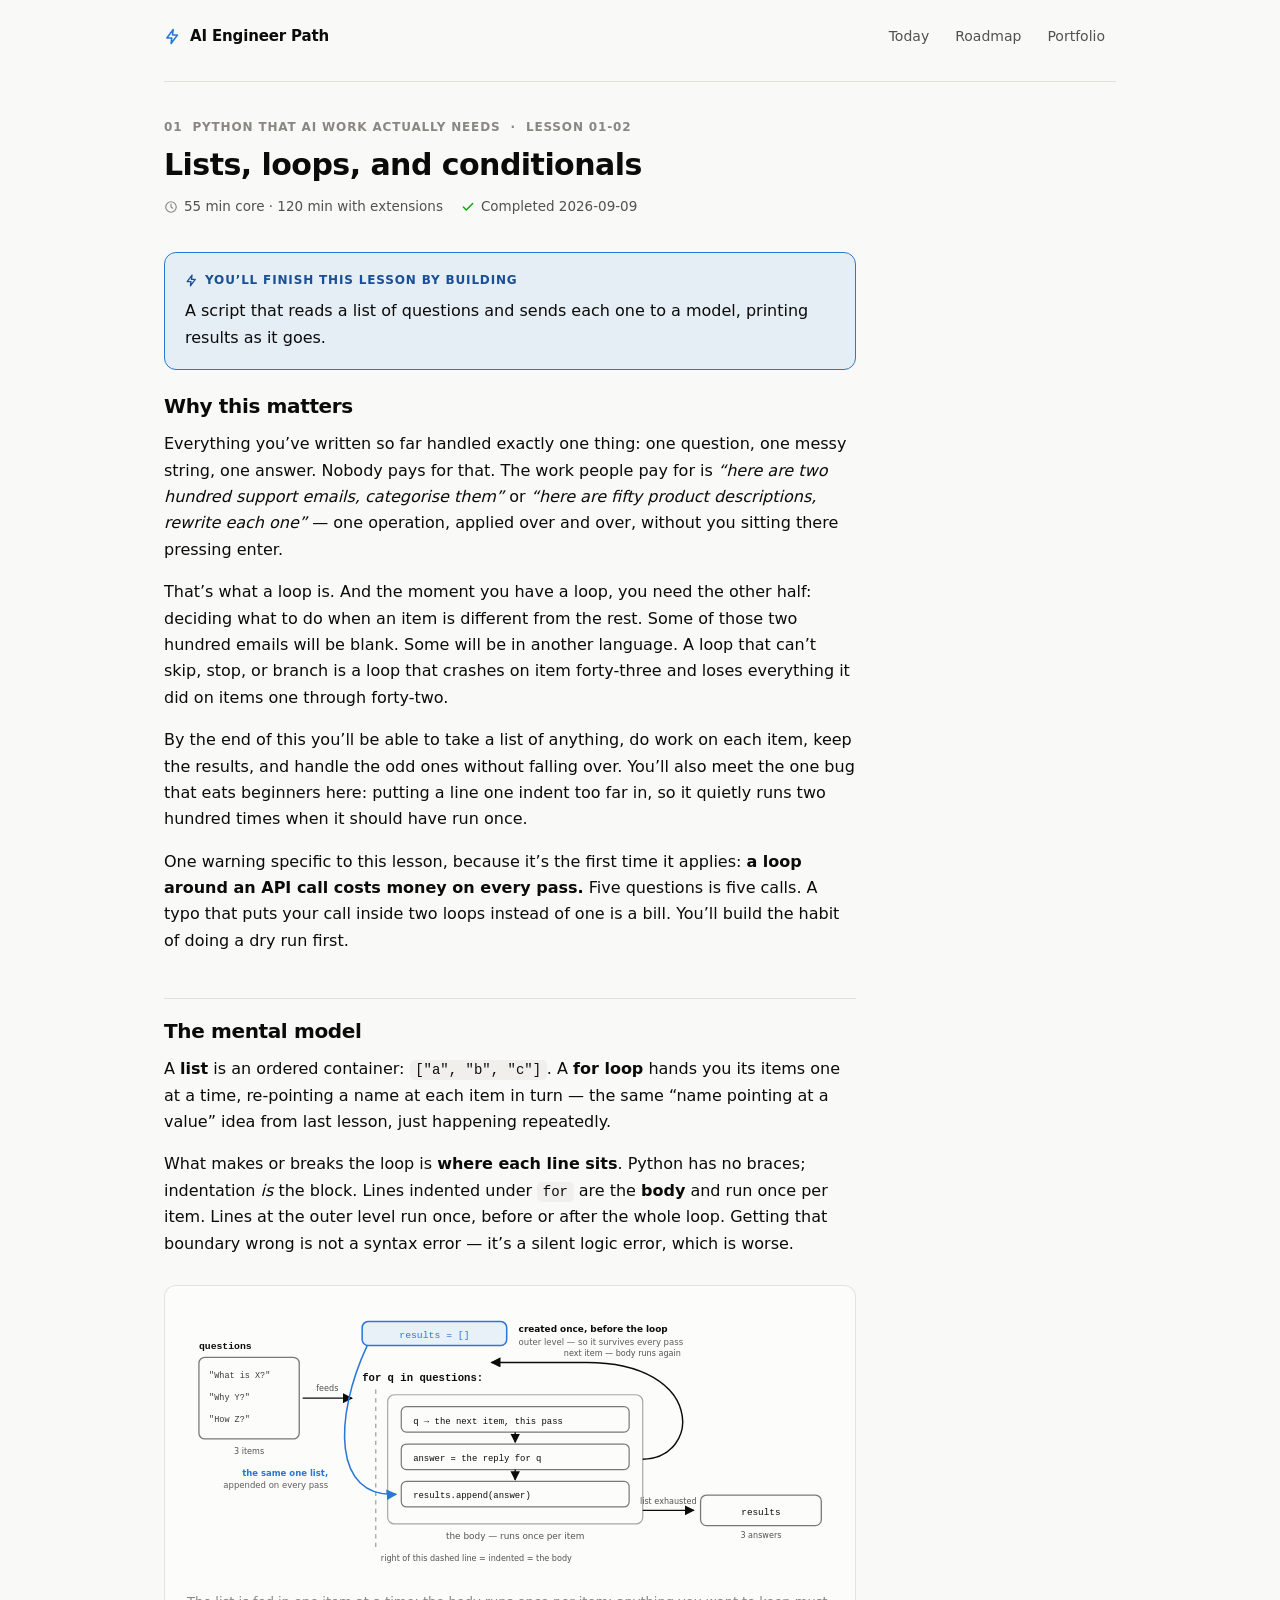
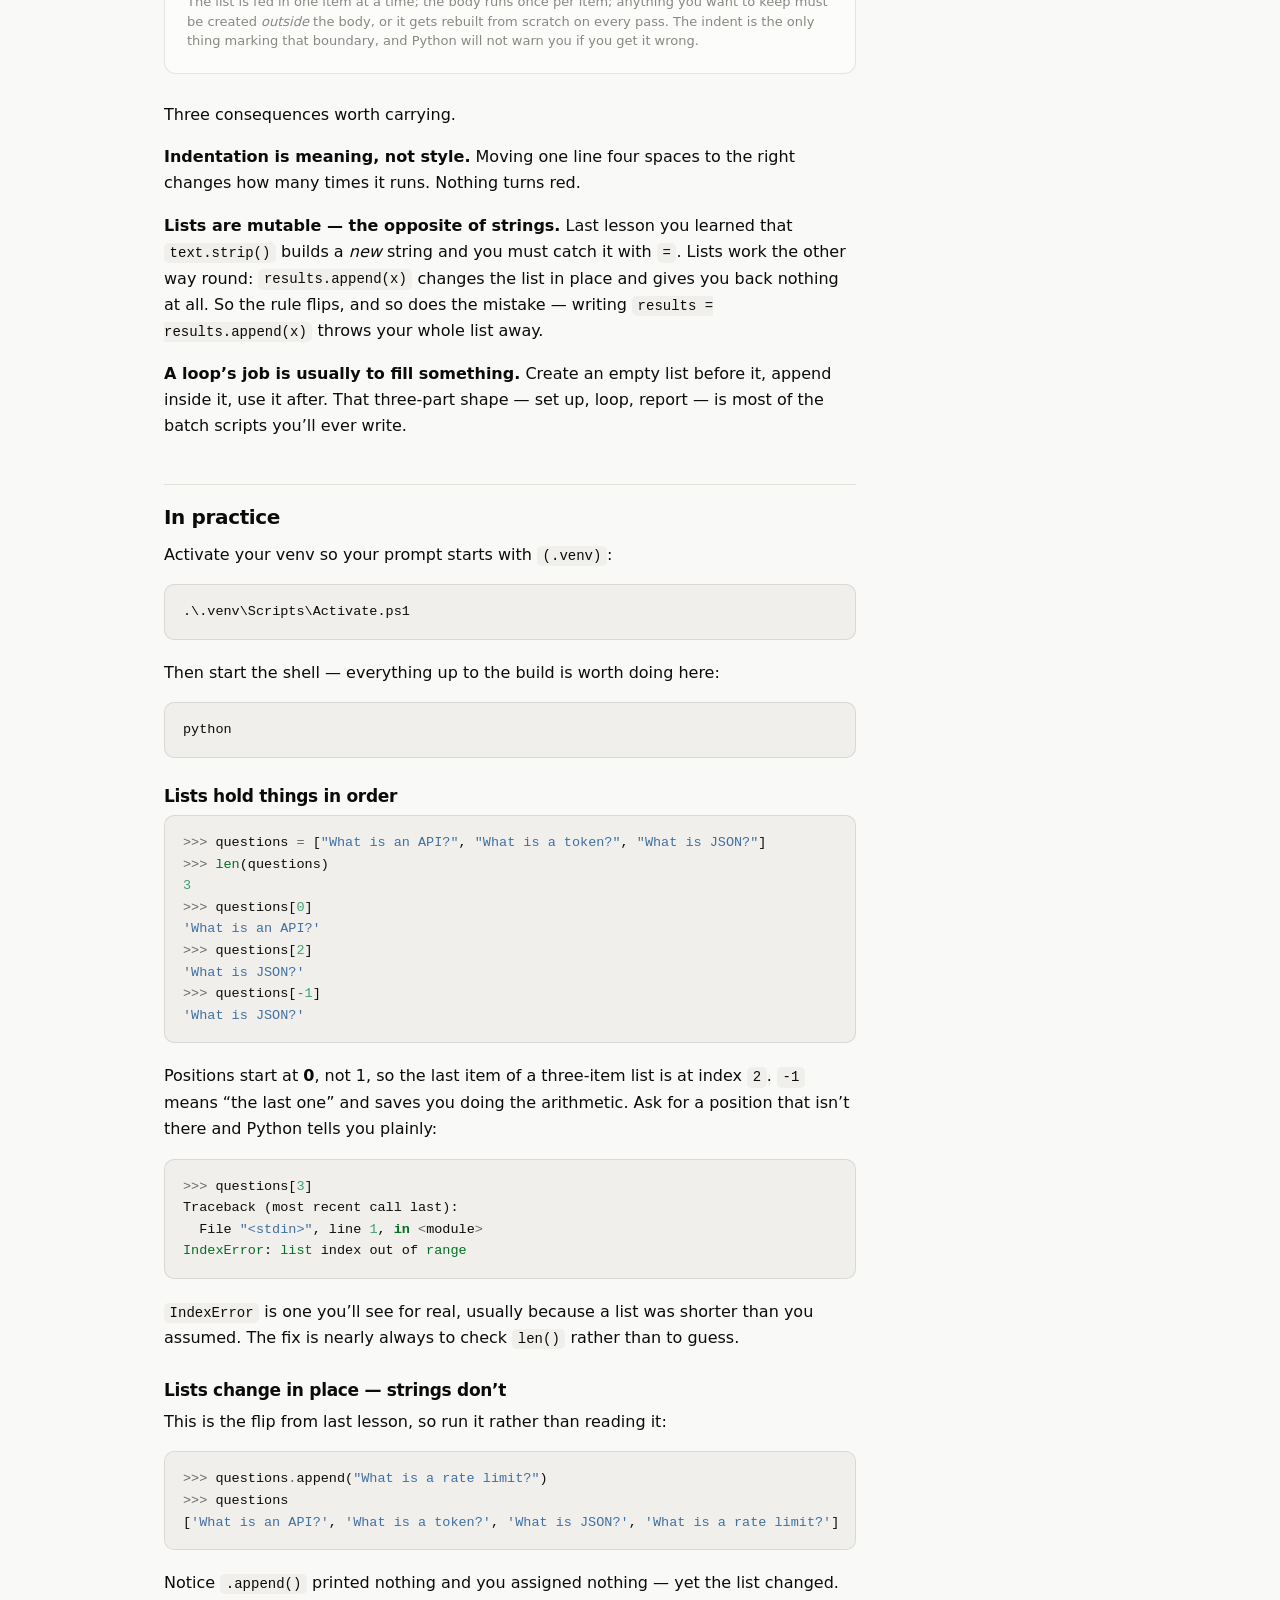
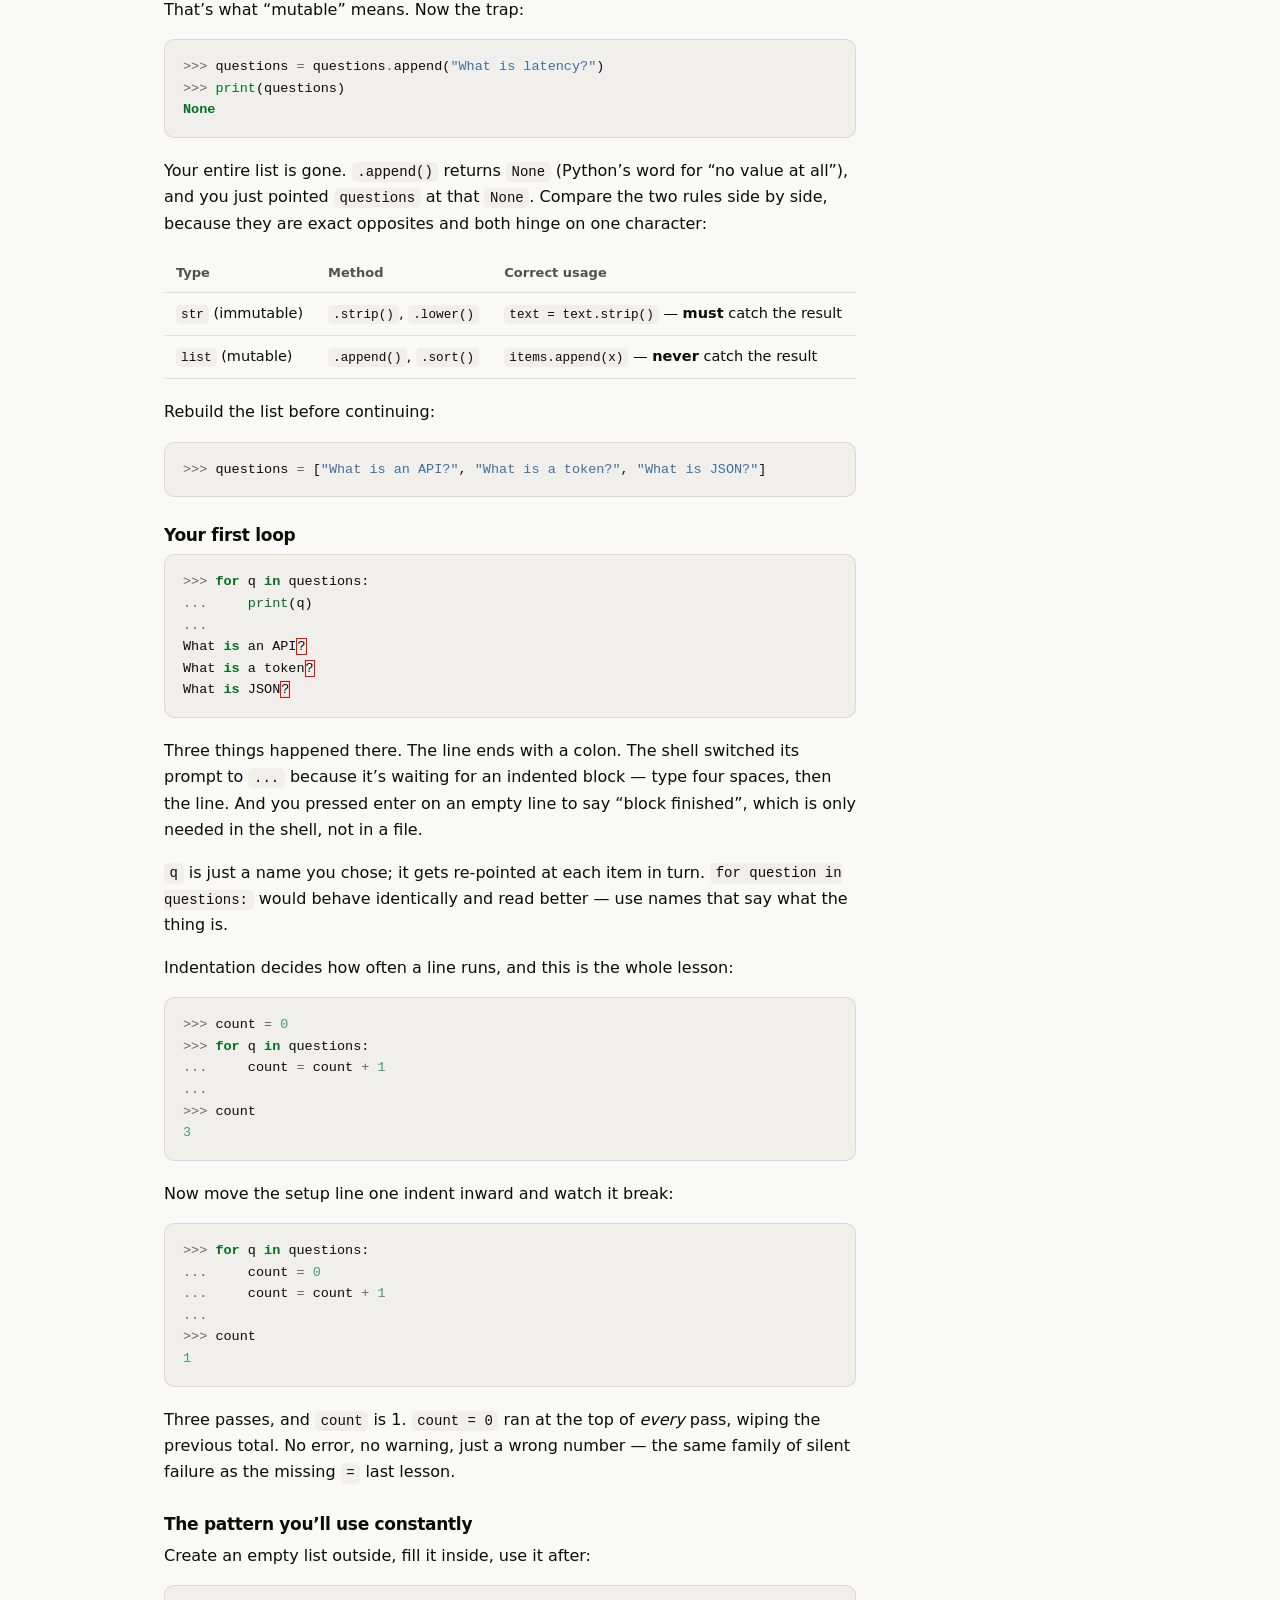
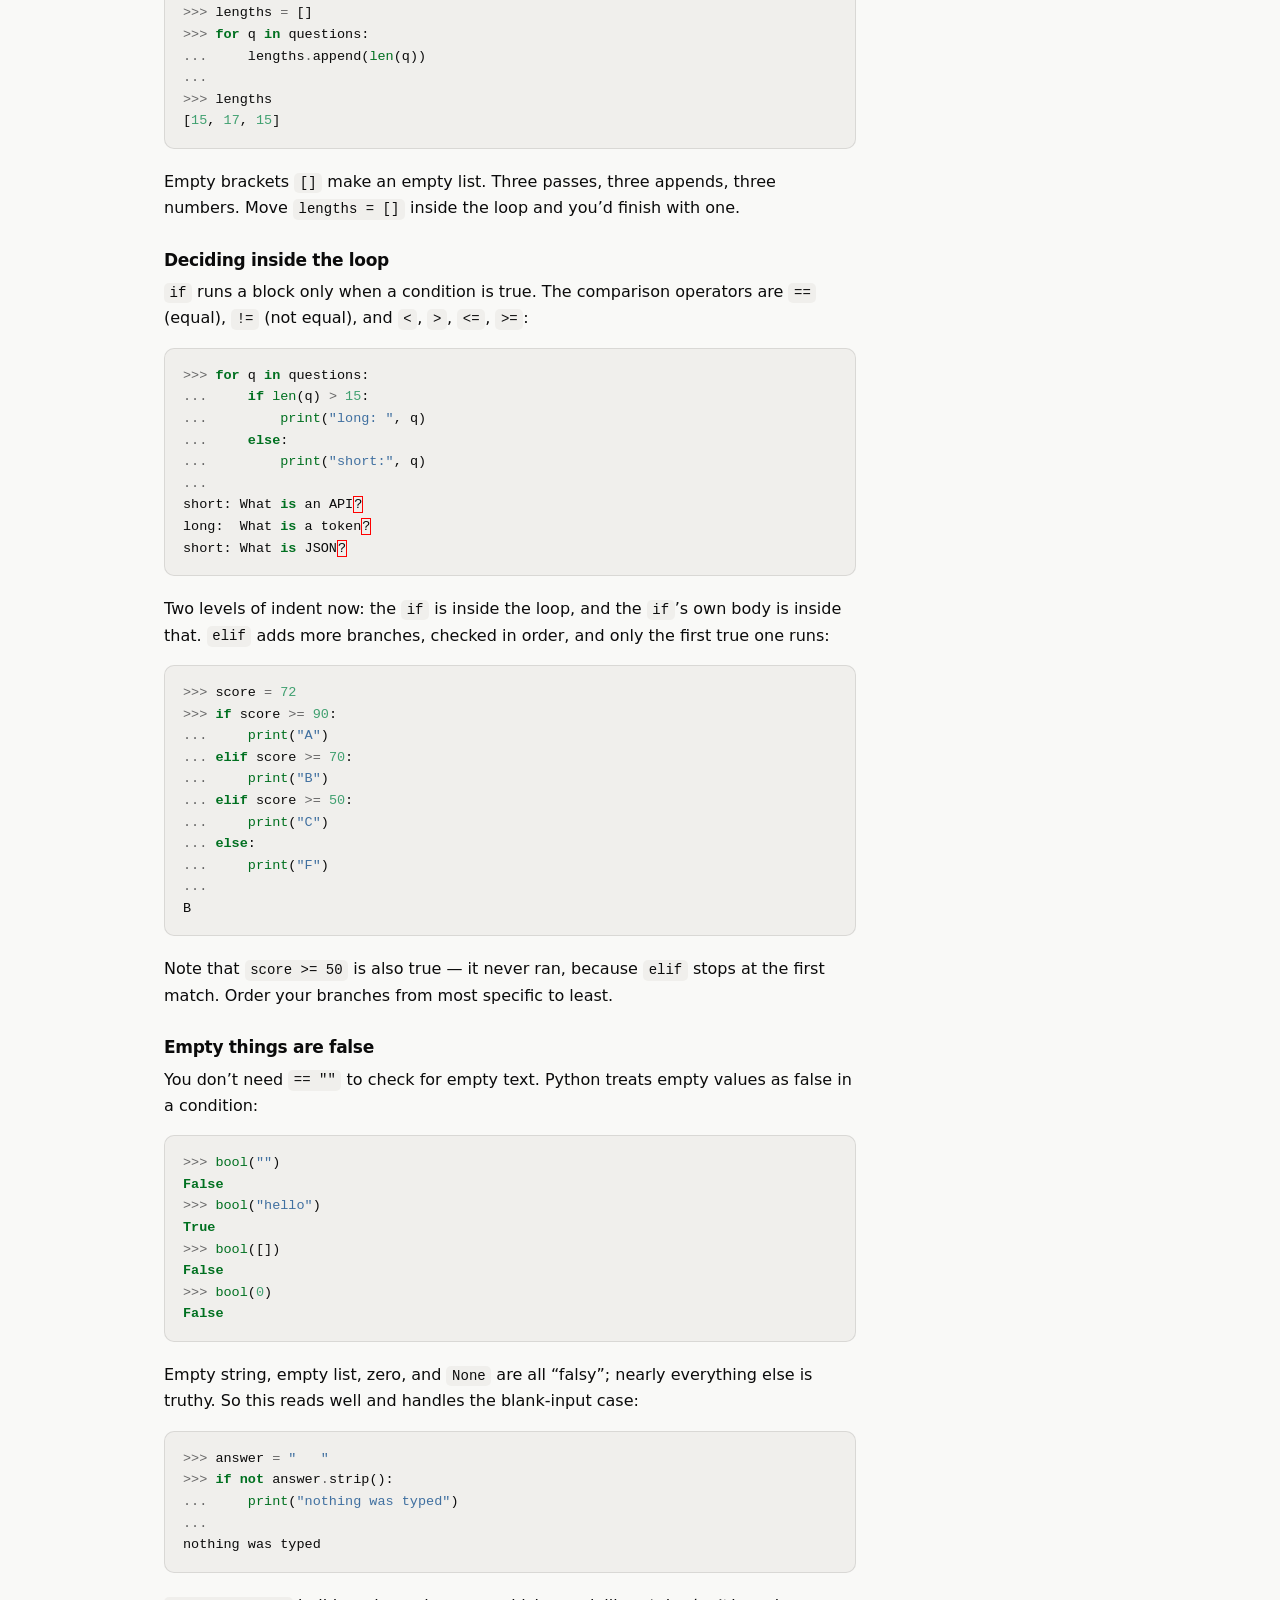
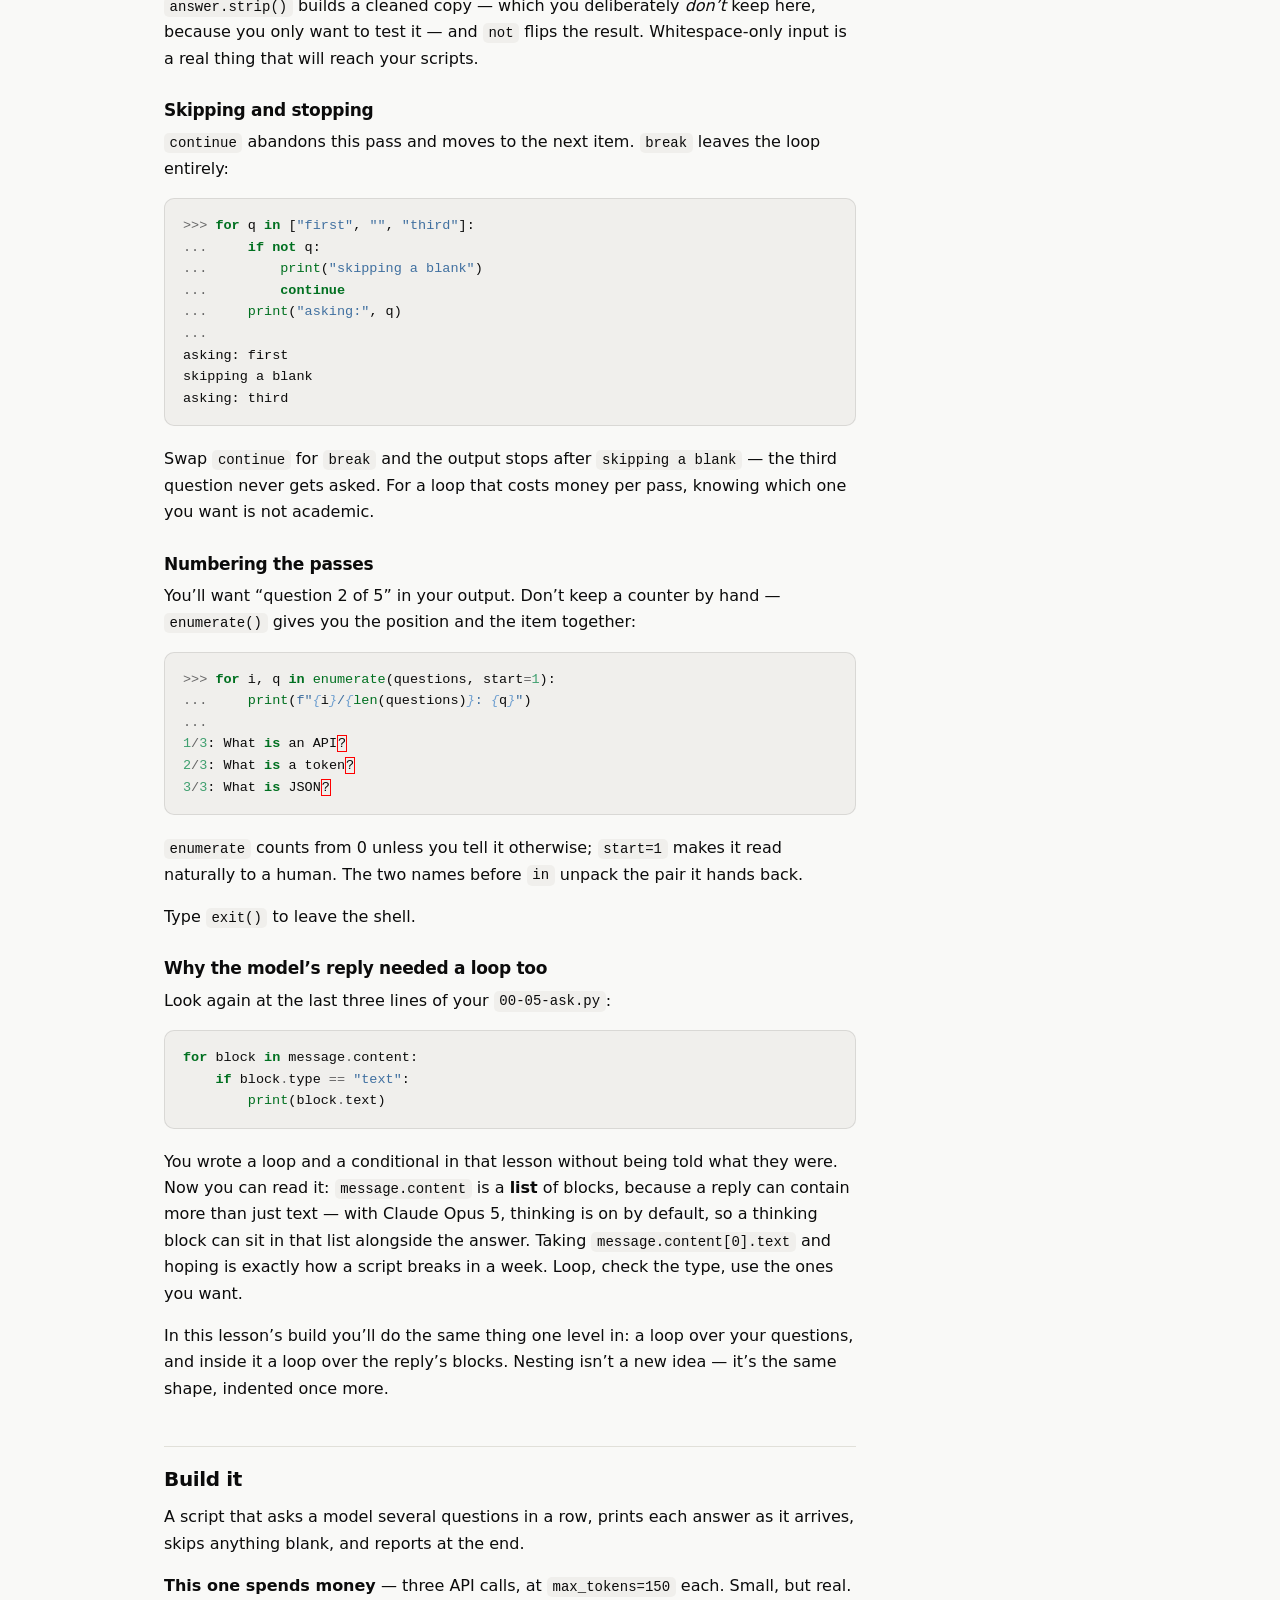
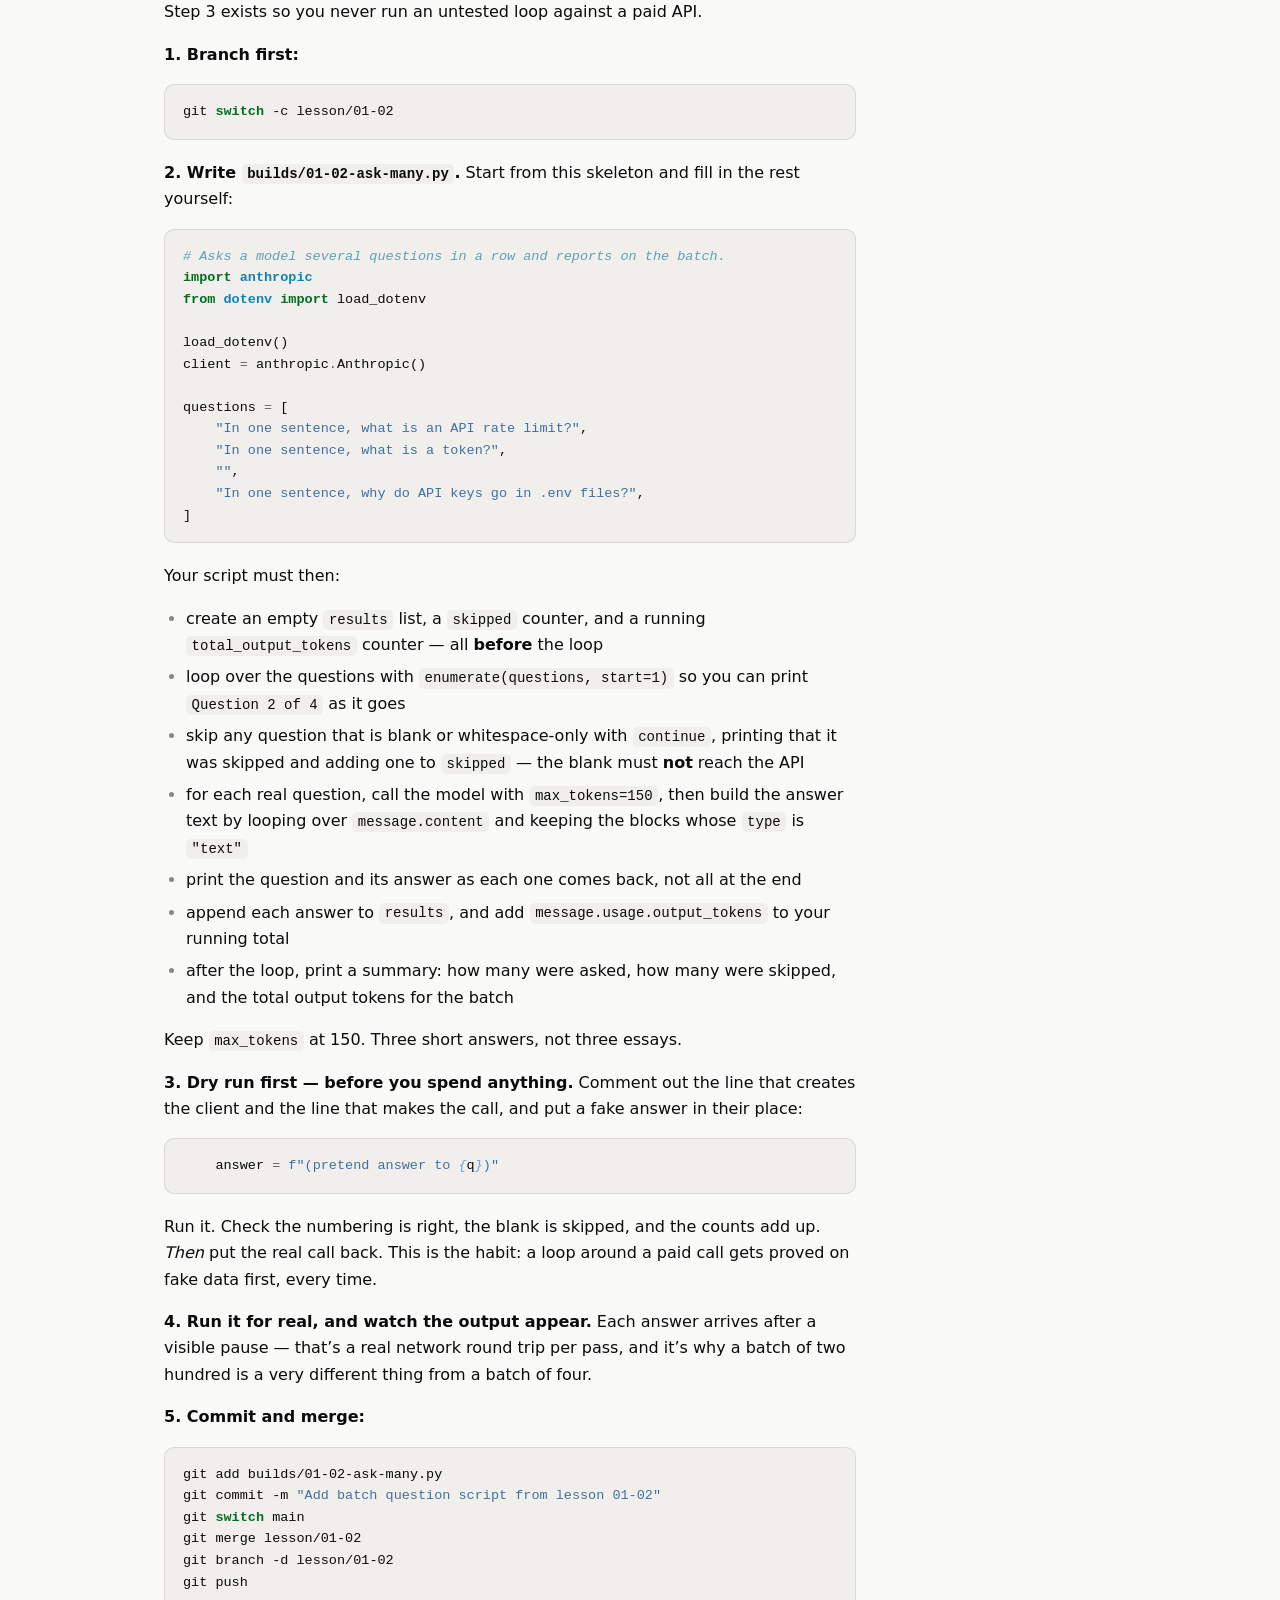
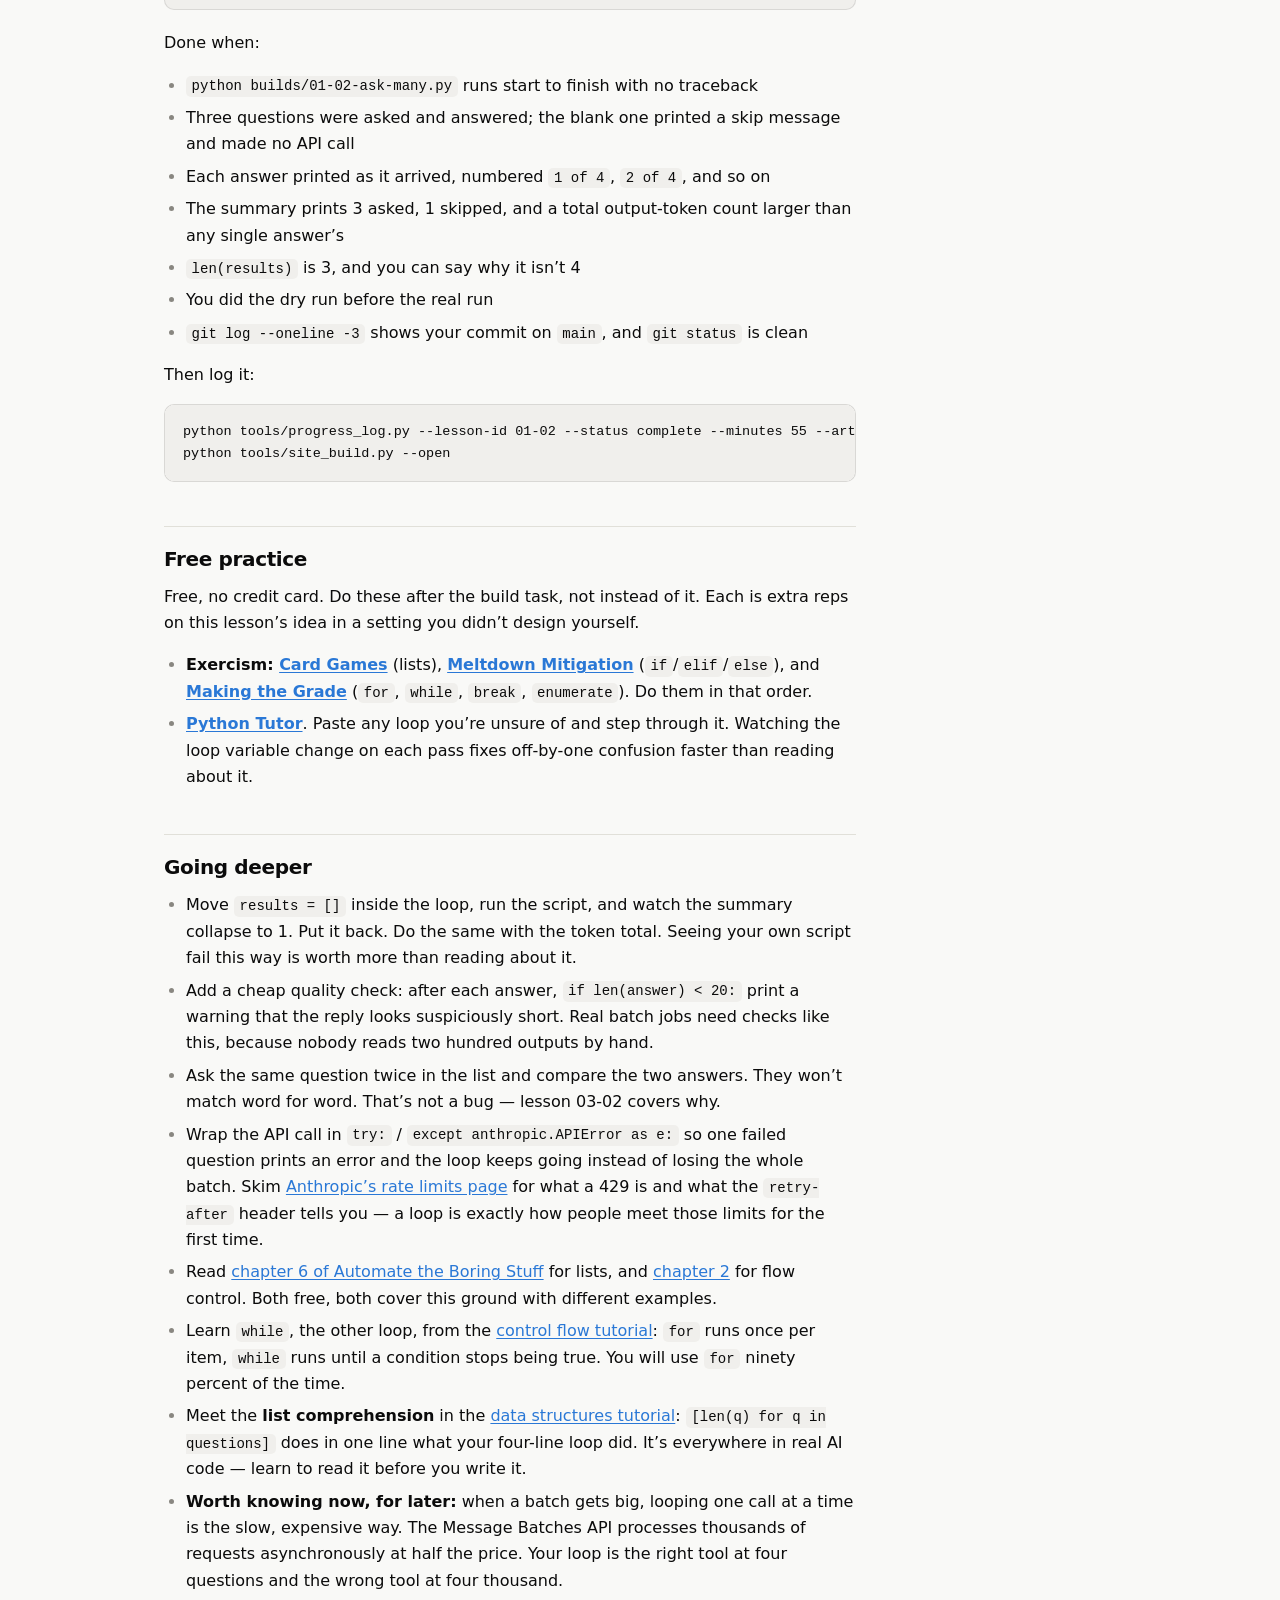
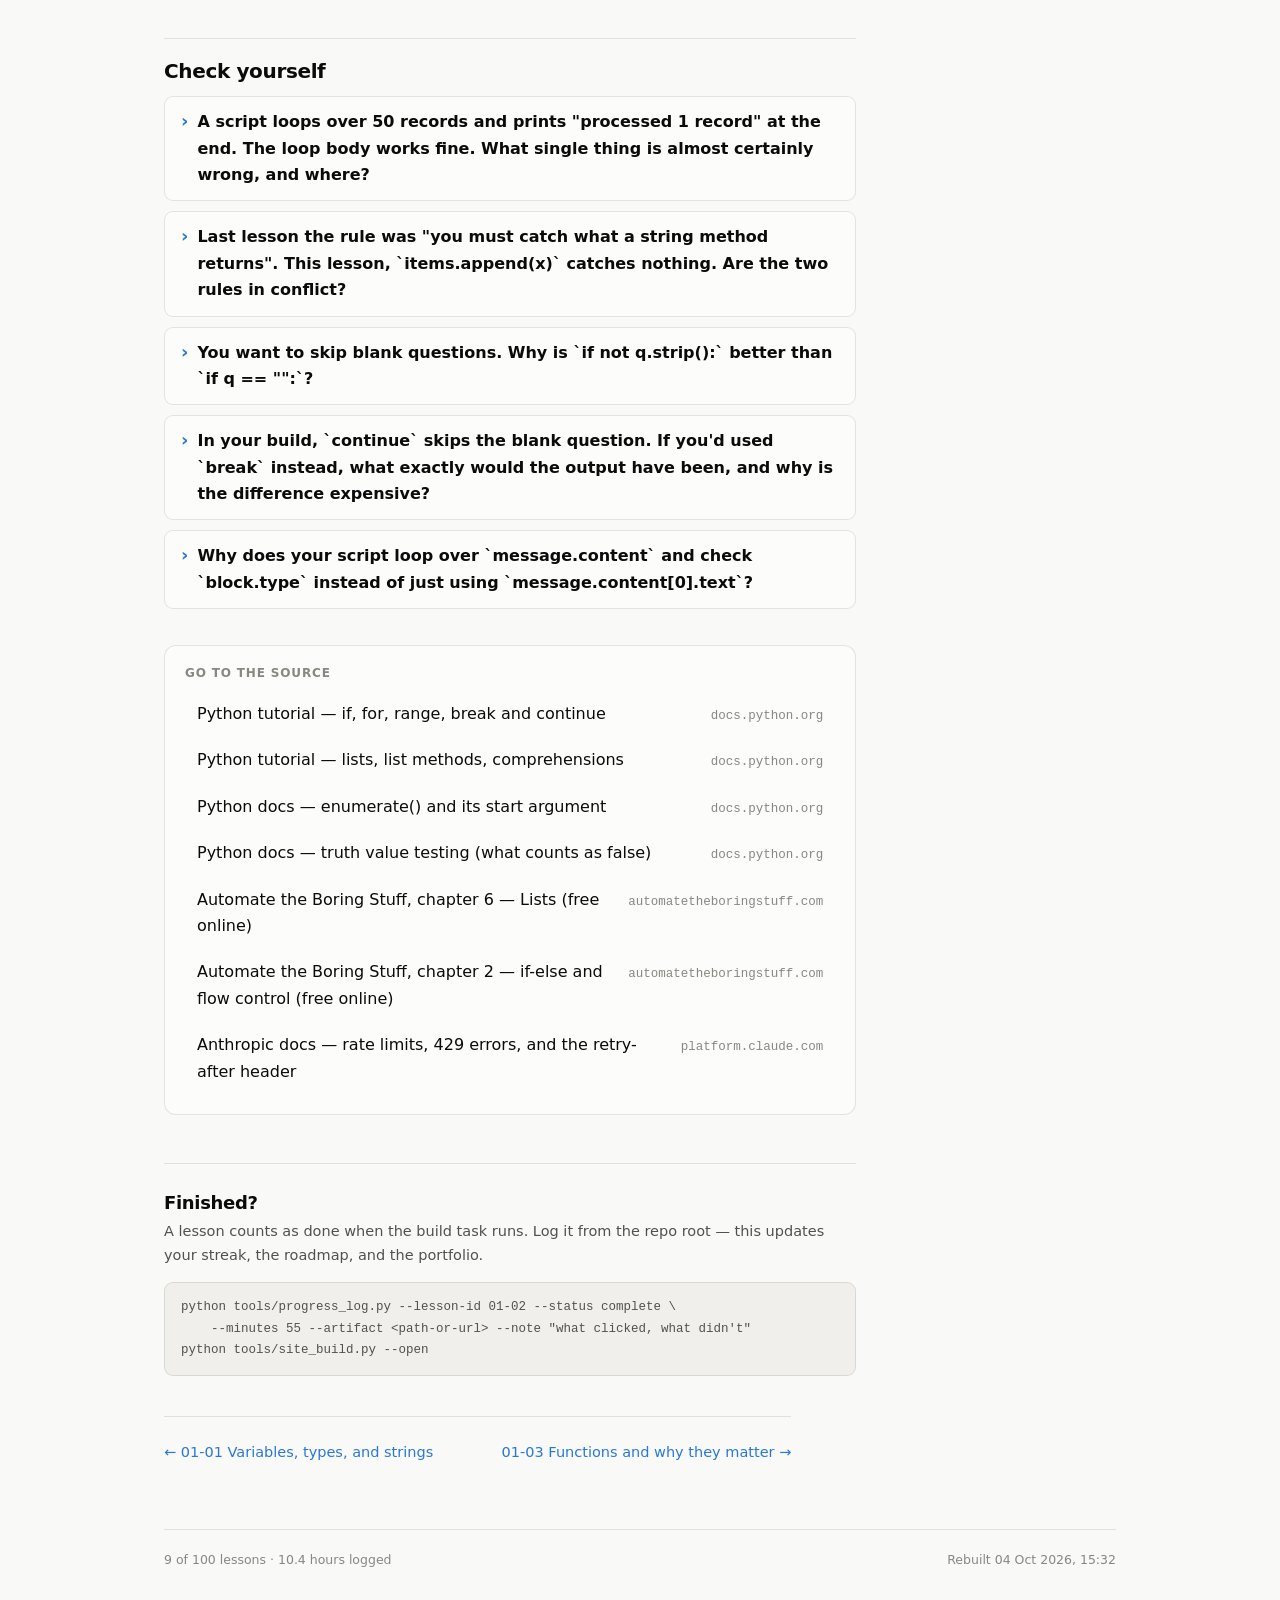
<file: docs/lessons/01-02-lists-loops-and-conditionals.html>
<!doctype html>
<html lang="en">
<head>
<meta charset="utf-8">
<meta name="viewport" content="width=device-width, initial-scale=1">
<title>Lists, loops, and conditionals &middot; AI Engineer Path</title>
<link rel="stylesheet" href="../assets/app.css">
<link rel="stylesheet" href="../assets/code.css">
<link rel="icon" href="data:image/svg+xml,<svg xmlns='http://www.w3.org/2000/svg' viewBox='0 0 100 100'><text y='.9em' font-size='90'>&#9889;</text></svg>">
</head>
<body>
<div class="shell">

  <header class="topbar">
    <a class="topbar__mark" href="../index.html">
      <svg width="17" height="17" viewBox="0 0 24 24" fill="none" stroke="currentColor" stroke-width="2.2" stroke-linecap="round" stroke-linejoin="round" aria-hidden="true">
        <path d="M13 2 4 14h7l-1 8 9-12h-7l1-8Z"/>
      </svg>
      AI Engineer Path
    </a>
    <nav>
      <a href="../index.html">Today</a>
      <a href="../roadmap.html">Roadmap</a>
      <a href="../portfolio.html">Portfolio</a>
    </nav>
  </header>

  <main>

<article class="lesson">

  <div class="lesson__head">
    <p class="eyebrow"><a href="../roadmap.html" style="color:inherit;text-decoration:none">01 &nbsp;Python that AI work actually needs</a> &nbsp;&middot;&nbsp; Lesson 01-02</p>
    <h1>Lists, loops, and conditionals</h1>
    <div class="lesson__meta">
      <span>
        <svg width="14" height="14" viewBox="0 0 24 24" fill="none" stroke="currentColor" stroke-width="2" stroke-linecap="round" aria-hidden="true"><circle cx="12" cy="12" r="9"/><path d="M12 7v5l3 2"/></svg>
        55 min core &middot; 120 min with extensions      </span>
      <span>
        <svg width="14" height="14" viewBox="0 0 24 24" fill="none" stroke="#0ca30c" stroke-width="2.4" stroke-linecap="round" stroke-linejoin="round" aria-hidden="true"><path d="m4 12 5 5L20 6"/></svg>
        Completed 2026-09-09
      </span>
    </div>
  </div>

  <div class="callout callout--build">
    <div class="callout__label">
      <svg width="13" height="13" viewBox="0 0 24 24" fill="none" stroke="currentColor" stroke-width="2.4" stroke-linecap="round" stroke-linejoin="round" aria-hidden="true"><path d="M13 2 4 14h7l-1 8 9-12h-7l1-8Z"/></svg>
      You&rsquo;ll finish this lesson by building
    </div>
    <p style="margin:0">A script that reads a list of questions and sends each one to a model, printing results as it goes.</p>
  </div>

  <div class="prose">
<h2>Why this matters</h2>
<p>Everything you&rsquo;ve written so far handled exactly one thing: one question, one
messy string, one answer. Nobody pays for that. The work people pay for is
<em>&ldquo;here are two hundred support emails, categorise them&rdquo;</em> or <em>&ldquo;here are fifty
product descriptions, rewrite each one&rdquo;</em> — one operation, applied over and over,
without you sitting there pressing enter.</p>
<p>That&rsquo;s what a loop is. And the moment you have a loop, you need the other half:
deciding what to do when an item is different from the rest. Some of those two
hundred emails will be blank. Some will be in another language. A loop that
can&rsquo;t skip, stop, or branch is a loop that crashes on item forty-three and loses
everything it did on items one through forty-two.</p>
<p>By the end of this you&rsquo;ll be able to take a list of anything, do work on each
item, keep the results, and handle the odd ones without falling over. You&rsquo;ll
also meet the one bug that eats beginners here: putting a line one indent too
far in, so it quietly runs two hundred times when it should have run once.</p>
<p>One warning specific to this lesson, because it&rsquo;s the first time it applies:
<strong>a loop around an API call costs money on every pass.</strong> Five questions is five
calls. A typo that puts your call inside two loops instead of one is a bill.
You&rsquo;ll build the habit of doing a dry run first.</p>
<h2>The mental model</h2>
<p>A <strong>list</strong> is an ordered container: <code>["a", "b", "c"]</code>. A <strong>for loop</strong> hands you
its items one at a time, re-pointing a name at each item in turn — the same
&ldquo;name pointing at a value&rdquo; idea from last lesson, just happening repeatedly.</p>
<p>What makes or breaks the loop is <strong>where each line sits</strong>. Python has no
braces; indentation <em>is</em> the block. Lines indented under <code>for</code> are the <strong>body</strong>
and run once per item. Lines at the outer level run once, before or after the
whole loop. Getting that boundary wrong is not a syntax error — it&rsquo;s a silent
logic error, which is worse.</p>
<figure class="figure">
<svg viewBox="0 0 760 320" role="img" aria-label="A diagram of one for loop. On the left, a list named questions holds three items and feeds into the loop. Above the loop, at the outer indentation level, an accented line reads results equals empty list, created once before the loop so it survives every pass. Below it the line for q in questions begins the loop, and a dashed vertical line marks the indentation boundary: everything to the right of it is the body and runs once per item. The body contains three stacked steps, q re-pointed at the next item, answer set to the model's reply for q, and results dot append of answer. An accented curve runs from the results equals empty list line down into the append step, showing that every pass appends to that same one list. An arrow loops from the body back up to the for line, labelled next item. When the list runs out, an arrow exits to a box holding results with three answers.">
  <defs>
    <marker id="l-ar" viewBox="0 0 10 10" refX="9" refY="5" markerWidth="7" markerHeight="7" orient="auto-start-reverse">
      <path d="M0 0 L10 5 L0 10 z" fill="currentColor"/>
    </marker>
    <marker id="l-ar-a" viewBox="0 0 10 10" refX="9" refY="5" markerWidth="7" markerHeight="7" orient="auto-start-reverse">
      <path d="M0 0 L10 5 L0 10 z" fill="var(--accent)"/>
    </marker>
  </defs>

  <g font-family="system-ui, sans-serif" font-size="12" fill="currentColor">


    <text x="14" y="48" font-family="ui-monospace, monospace" font-size="11.5" font-weight="600">questions</text>
    <rect x="14" y="58" width="118" height="96" rx="7" fill="none" stroke="currentColor" stroke-width="1.5" opacity="0.55"/>
    <text x="26" y="82" font-family="ui-monospace, monospace" font-size="10" opacity="0.8">"What is X?"</text>
    <text x="26" y="108" font-family="ui-monospace, monospace" font-size="10" opacity="0.8">"Why Y?"</text>
    <text x="26" y="134" font-family="ui-monospace, monospace" font-size="10" opacity="0.8">"How Z?"</text>
    <text x="73" y="172" text-anchor="middle" font-size="9.5" opacity="0.7">3 items</text>

    <line x1="136" y1="106" x2="194" y2="106" stroke="currentColor" stroke-width="1.7" marker-end="url(#l-ar)"/>
    <text x="165" y="98" text-anchor="middle" font-size="9.5" opacity="0.7">feeds</text>


    <rect x="206" y="16" width="170" height="28" rx="7" fill="var(--accent-tint)" stroke="var(--accent)" stroke-width="1.8"/>
    <text x="291" y="35" text-anchor="middle" font-family="ui-monospace, monospace" font-size="11.5" fill="var(--accent)">results = []</text>
    <text x="390" y="28" font-size="10.5" font-weight="600">created once, before the loop</text>
    <text x="390" y="43" font-size="10" opacity="0.65">outer level — so it survives every pass</text>


    <text x="206" y="86" font-family="ui-monospace, monospace" font-size="12.5" font-weight="600">for q in questions:</text>


    <line x1="222" y1="96" x2="222" y2="282" stroke="currentColor" stroke-width="1.4" stroke-dasharray="5 5" opacity="0.4"/>
    <text x="228" y="298" font-size="9.5" opacity="0.7">right of this dashed line = indented = the body</text>


    <rect x="236" y="102" width="300" height="152" rx="8" fill="none" stroke="currentColor" stroke-width="1.4" opacity="0.35"/>

    <rect x="252" y="116" width="268" height="30" rx="6" fill="none" stroke="currentColor" stroke-width="1.4" opacity="0.55"/>
    <text x="266" y="136" font-family="ui-monospace, monospace" font-size="10.5">q &#8594; the next item, this pass</text>

    <line x1="386" y1="146" x2="386" y2="158" stroke="currentColor" stroke-width="1.6" marker-end="url(#l-ar)"/>

    <rect x="252" y="160" width="268" height="30" rx="6" fill="none" stroke="currentColor" stroke-width="1.4" opacity="0.55"/>
    <text x="266" y="180" font-family="ui-monospace, monospace" font-size="10.5">answer = the reply for q</text>

    <line x1="386" y1="190" x2="386" y2="202" stroke="currentColor" stroke-width="1.6" marker-end="url(#l-ar)"/>

    <rect x="252" y="204" width="268" height="30" rx="6" fill="none" stroke="currentColor" stroke-width="1.4" opacity="0.55"/>
    <text x="266" y="224" font-family="ui-monospace, monospace" font-size="10.5">results.append(answer)</text>

    <text x="386" y="272" text-anchor="middle" font-size="10.5" opacity="0.7">the body — runs once per item</text>


    <path d="M 212 44 C 172 130, 172 224, 246 219" fill="none" stroke="var(--accent)" stroke-width="1.8" marker-end="url(#l-ar-a)"/>
    <text x="166" y="198" text-anchor="end" font-size="10" font-weight="600" fill="var(--accent)">the same one list,</text>
    <text x="166" y="212" text-anchor="end" font-size="10" opacity="0.65">appended on every pass</text>


    <path d="M 536 178 C 606 176, 608 64, 470 64 L 358 64" fill="none" stroke="currentColor" stroke-width="1.7" marker-end="url(#l-ar)"/>
    <text x="512" y="56" text-anchor="middle" font-size="9.5" opacity="0.7">next item — body runs again</text>


    <line x1="536" y1="238" x2="596" y2="238" stroke="currentColor" stroke-width="1.7" marker-end="url(#l-ar)"/>
    <text x="566" y="230" text-anchor="middle" font-size="9.5" opacity="0.7">list exhausted</text>
    <rect x="604" y="220" width="142" height="36" rx="7" fill="none" stroke="currentColor" stroke-width="1.5" opacity="0.55"/>
    <text x="675" y="243" text-anchor="middle" font-family="ui-monospace, monospace" font-size="11">results</text>
    <text x="675" y="270" text-anchor="middle" font-size="9.5" opacity="0.7">3 answers</text>

  </g>
</svg>
<figcaption>The list is fed in one item at a time; the body runs once per item;
anything you want to keep must be created <em>outside</em> the body, or it gets
rebuilt from scratch on every pass. The indent is the only thing marking that
boundary, and Python will not warn you if you get it wrong.</figcaption>
</figure>

<p>Three consequences worth carrying.</p>
<p><strong>Indentation is meaning, not style.</strong> Moving one line four spaces to the right
changes how many times it runs. Nothing turns red.</p>
<p><strong>Lists are mutable — the opposite of strings.</strong> Last lesson you learned that
<code>text.strip()</code> builds a <em>new</em> string and you must catch it with <code>=</code>. Lists work
the other way round: <code>results.append(x)</code> changes the list in place and gives you
back nothing at all. So the rule flips, and so does the mistake — writing
<code>results = results.append(x)</code> throws your whole list away.</p>
<p><strong>A loop&rsquo;s job is usually to fill something.</strong> Create an empty list before it,
append inside it, use it after. That three-part shape — set up, loop, report —
is most of the batch scripts you&rsquo;ll ever write.</p>
<h2>In practice</h2>
<p>Activate your venv so your prompt starts with <code>(.venv)</code>:</p>
<div class="codehilite"><pre><span></span><code><span class="p">.\.</span><span class="n">venv</span><span class="p">\</span><span class="n">Scripts</span><span class="p">\</span><span class="n">Activate</span><span class="p">.</span><span class="n">ps1</span>
</code></pre></div>

<p>Then start the shell — everything up to the build is worth doing here:</p>
<div class="codehilite"><pre><span></span><code><span class="n">python</span>
</code></pre></div>

<h3>Lists hold things in order</h3>
<div class="codehilite"><pre><span></span><code><span class="o">&gt;&gt;&gt;</span> <span class="n">questions</span> <span class="o">=</span> <span class="p">[</span><span class="s2">"What is an API?"</span><span class="p">,</span> <span class="s2">"What is a token?"</span><span class="p">,</span> <span class="s2">"What is JSON?"</span><span class="p">]</span>
<span class="o">&gt;&gt;&gt;</span> <span class="nb">len</span><span class="p">(</span><span class="n">questions</span><span class="p">)</span>
<span class="mi">3</span>
<span class="o">&gt;&gt;&gt;</span> <span class="n">questions</span><span class="p">[</span><span class="mi">0</span><span class="p">]</span>
<span class="s1">'What is an API?'</span>
<span class="o">&gt;&gt;&gt;</span> <span class="n">questions</span><span class="p">[</span><span class="mi">2</span><span class="p">]</span>
<span class="s1">'What is JSON?'</span>
<span class="o">&gt;&gt;&gt;</span> <span class="n">questions</span><span class="p">[</span><span class="o">-</span><span class="mi">1</span><span class="p">]</span>
<span class="s1">'What is JSON?'</span>
</code></pre></div>

<p>Positions start at <strong>0</strong>, not 1, so the last item of a three-item list is at
index <code>2</code>. <code>-1</code> means &ldquo;the last one&rdquo; and saves you doing the arithmetic. Ask for
a position that isn&rsquo;t there and Python tells you plainly:</p>
<div class="codehilite"><pre><span></span><code><span class="o">&gt;&gt;&gt;</span> <span class="n">questions</span><span class="p">[</span><span class="mi">3</span><span class="p">]</span>
<span class="n">Traceback</span> <span class="p">(</span><span class="n">most</span> <span class="n">recent</span> <span class="n">call</span> <span class="n">last</span><span class="p">):</span>
  <span class="n">File</span> <span class="s2">"&lt;stdin&gt;"</span><span class="p">,</span> <span class="n">line</span> <span class="mi">1</span><span class="p">,</span> <span class="ow">in</span> <span class="o">&lt;</span><span class="n">module</span><span class="o">&gt;</span>
<span class="ne">IndexError</span><span class="p">:</span> <span class="nb">list</span> <span class="n">index</span> <span class="n">out</span> <span class="n">of</span> <span class="nb">range</span>
</code></pre></div>

<p><code>IndexError</code> is one you&rsquo;ll see for real, usually because a list was shorter than
you assumed. The fix is nearly always to check <code>len()</code> rather than to guess.</p>
<h3>Lists change in place — strings don&rsquo;t</h3>
<p>This is the flip from last lesson, so run it rather than reading it:</p>
<div class="codehilite"><pre><span></span><code><span class="o">&gt;&gt;&gt;</span> <span class="n">questions</span><span class="o">.</span><span class="n">append</span><span class="p">(</span><span class="s2">"What is a rate limit?"</span><span class="p">)</span>
<span class="o">&gt;&gt;&gt;</span> <span class="n">questions</span>
<span class="p">[</span><span class="s1">'What is an API?'</span><span class="p">,</span> <span class="s1">'What is a token?'</span><span class="p">,</span> <span class="s1">'What is JSON?'</span><span class="p">,</span> <span class="s1">'What is a rate limit?'</span><span class="p">]</span>
</code></pre></div>

<p>Notice <code>.append()</code> printed nothing and you assigned nothing — yet the list
changed. That&rsquo;s what &ldquo;mutable&rdquo; means. Now the trap:</p>
<div class="codehilite"><pre><span></span><code><span class="o">&gt;&gt;&gt;</span> <span class="n">questions</span> <span class="o">=</span> <span class="n">questions</span><span class="o">.</span><span class="n">append</span><span class="p">(</span><span class="s2">"What is latency?"</span><span class="p">)</span>
<span class="o">&gt;&gt;&gt;</span> <span class="nb">print</span><span class="p">(</span><span class="n">questions</span><span class="p">)</span>
<span class="kc">None</span>
</code></pre></div>

<p>Your entire list is gone. <code>.append()</code> returns <code>None</code> (Python&rsquo;s word for &ldquo;no
value at all&rdquo;), and you just pointed <code>questions</code> at that <code>None</code>. Compare the two
rules side by side, because they are exact opposites and both hinge on one
character:</p>
<div class="table-scroll"><table>
<thead>
<tr>
<th>Type</th>
<th>Method</th>
<th>Correct usage</th>
</tr>
</thead>
<tbody>
<tr>
<td><code>str</code> (immutable)</td>
<td><code>.strip()</code>, <code>.lower()</code></td>
<td><code>text = text.strip()</code> — <strong>must</strong> catch the result</td>
</tr>
<tr>
<td><code>list</code> (mutable)</td>
<td><code>.append()</code>, <code>.sort()</code></td>
<td><code>items.append(x)</code> — <strong>never</strong> catch the result</td>
</tr>
</tbody>
</table></div>
<p>Rebuild the list before continuing:</p>
<div class="codehilite"><pre><span></span><code><span class="o">&gt;&gt;&gt;</span> <span class="n">questions</span> <span class="o">=</span> <span class="p">[</span><span class="s2">"What is an API?"</span><span class="p">,</span> <span class="s2">"What is a token?"</span><span class="p">,</span> <span class="s2">"What is JSON?"</span><span class="p">]</span>
</code></pre></div>

<h3>Your first loop</h3>
<div class="codehilite"><pre><span></span><code><span class="o">&gt;&gt;&gt;</span> <span class="k">for</span> <span class="n">q</span> <span class="ow">in</span> <span class="n">questions</span><span class="p">:</span>
<span class="o">...</span>     <span class="nb">print</span><span class="p">(</span><span class="n">q</span><span class="p">)</span>
<span class="o">...</span>
<span class="n">What</span> <span class="ow">is</span> <span class="n">an</span> <span class="n">API</span><span class="err">?</span>
<span class="n">What</span> <span class="ow">is</span> <span class="n">a</span> <span class="n">token</span><span class="err">?</span>
<span class="n">What</span> <span class="ow">is</span> <span class="n">JSON</span><span class="err">?</span>
</code></pre></div>

<p>Three things happened there. The line ends with a colon. The shell switched its
prompt to <code>...</code> because it&rsquo;s waiting for an indented block — type four spaces,
then the line. And you pressed enter on an empty line to say &ldquo;block finished&rdquo;,
which is only needed in the shell, not in a file.</p>
<p><code>q</code> is just a name you chose; it gets re-pointed at each item in turn. <code>for
question in questions:</code> would behave identically and read better — use names
that say what the thing is.</p>
<p>Indentation decides how often a line runs, and this is the whole lesson:</p>
<div class="codehilite"><pre><span></span><code><span class="o">&gt;&gt;&gt;</span> <span class="n">count</span> <span class="o">=</span> <span class="mi">0</span>
<span class="o">&gt;&gt;&gt;</span> <span class="k">for</span> <span class="n">q</span> <span class="ow">in</span> <span class="n">questions</span><span class="p">:</span>
<span class="o">...</span>     <span class="n">count</span> <span class="o">=</span> <span class="n">count</span> <span class="o">+</span> <span class="mi">1</span>
<span class="o">...</span>
<span class="o">&gt;&gt;&gt;</span> <span class="n">count</span>
<span class="mi">3</span>
</code></pre></div>

<p>Now move the setup line one indent inward and watch it break:</p>
<div class="codehilite"><pre><span></span><code><span class="o">&gt;&gt;&gt;</span> <span class="k">for</span> <span class="n">q</span> <span class="ow">in</span> <span class="n">questions</span><span class="p">:</span>
<span class="o">...</span>     <span class="n">count</span> <span class="o">=</span> <span class="mi">0</span>
<span class="o">...</span>     <span class="n">count</span> <span class="o">=</span> <span class="n">count</span> <span class="o">+</span> <span class="mi">1</span>
<span class="o">...</span>
<span class="o">&gt;&gt;&gt;</span> <span class="n">count</span>
<span class="mi">1</span>
</code></pre></div>

<p>Three passes, and <code>count</code> is 1. <code>count = 0</code> ran at the top of <em>every</em> pass,
wiping the previous total. No error, no warning, just a wrong number — the same
family of silent failure as the missing <code>=</code> last lesson.</p>
<h3>The pattern you&rsquo;ll use constantly</h3>
<p>Create an empty list outside, fill it inside, use it after:</p>
<div class="codehilite"><pre><span></span><code><span class="o">&gt;&gt;&gt;</span> <span class="n">lengths</span> <span class="o">=</span> <span class="p">[]</span>
<span class="o">&gt;&gt;&gt;</span> <span class="k">for</span> <span class="n">q</span> <span class="ow">in</span> <span class="n">questions</span><span class="p">:</span>
<span class="o">...</span>     <span class="n">lengths</span><span class="o">.</span><span class="n">append</span><span class="p">(</span><span class="nb">len</span><span class="p">(</span><span class="n">q</span><span class="p">))</span>
<span class="o">...</span>
<span class="o">&gt;&gt;&gt;</span> <span class="n">lengths</span>
<span class="p">[</span><span class="mi">15</span><span class="p">,</span> <span class="mi">17</span><span class="p">,</span> <span class="mi">15</span><span class="p">]</span>
</code></pre></div>

<p>Empty brackets <code>[]</code> make an empty list. Three passes, three appends, three
numbers. Move <code>lengths = []</code> inside the loop and you&rsquo;d finish with one.</p>
<h3>Deciding inside the loop</h3>
<p><code>if</code> runs a block only when a condition is true. The comparison operators are
<code>==</code> (equal), <code>!=</code> (not equal), and <code>&lt;</code>, <code>&gt;</code>, <code>&lt;=</code>, <code>&gt;=</code>:</p>
<div class="codehilite"><pre><span></span><code><span class="o">&gt;&gt;&gt;</span> <span class="k">for</span> <span class="n">q</span> <span class="ow">in</span> <span class="n">questions</span><span class="p">:</span>
<span class="o">...</span>     <span class="k">if</span> <span class="nb">len</span><span class="p">(</span><span class="n">q</span><span class="p">)</span> <span class="o">&gt;</span> <span class="mi">15</span><span class="p">:</span>
<span class="o">...</span>         <span class="nb">print</span><span class="p">(</span><span class="s2">"long: "</span><span class="p">,</span> <span class="n">q</span><span class="p">)</span>
<span class="o">...</span>     <span class="k">else</span><span class="p">:</span>
<span class="o">...</span>         <span class="nb">print</span><span class="p">(</span><span class="s2">"short:"</span><span class="p">,</span> <span class="n">q</span><span class="p">)</span>
<span class="o">...</span>
<span class="n">short</span><span class="p">:</span> <span class="n">What</span> <span class="ow">is</span> <span class="n">an</span> <span class="n">API</span><span class="err">?</span>
<span class="n">long</span><span class="p">:</span>  <span class="n">What</span> <span class="ow">is</span> <span class="n">a</span> <span class="n">token</span><span class="err">?</span>
<span class="n">short</span><span class="p">:</span> <span class="n">What</span> <span class="ow">is</span> <span class="n">JSON</span><span class="err">?</span>
</code></pre></div>

<p>Two levels of indent now: the <code>if</code> is inside the loop, and the <code>if</code>&rsquo;s own body
is inside that. <code>elif</code> adds more branches, checked in order, and only the first
true one runs:</p>
<div class="codehilite"><pre><span></span><code><span class="o">&gt;&gt;&gt;</span> <span class="n">score</span> <span class="o">=</span> <span class="mi">72</span>
<span class="o">&gt;&gt;&gt;</span> <span class="k">if</span> <span class="n">score</span> <span class="o">&gt;=</span> <span class="mi">90</span><span class="p">:</span>
<span class="o">...</span>     <span class="nb">print</span><span class="p">(</span><span class="s2">"A"</span><span class="p">)</span>
<span class="o">...</span> <span class="k">elif</span> <span class="n">score</span> <span class="o">&gt;=</span> <span class="mi">70</span><span class="p">:</span>
<span class="o">...</span>     <span class="nb">print</span><span class="p">(</span><span class="s2">"B"</span><span class="p">)</span>
<span class="o">...</span> <span class="k">elif</span> <span class="n">score</span> <span class="o">&gt;=</span> <span class="mi">50</span><span class="p">:</span>
<span class="o">...</span>     <span class="nb">print</span><span class="p">(</span><span class="s2">"C"</span><span class="p">)</span>
<span class="o">...</span> <span class="k">else</span><span class="p">:</span>
<span class="o">...</span>     <span class="nb">print</span><span class="p">(</span><span class="s2">"F"</span><span class="p">)</span>
<span class="o">...</span>
<span class="n">B</span>
</code></pre></div>

<p>Note that <code>score &gt;= 50</code> is also true — it never ran, because <code>elif</code> stops at the
first match. Order your branches from most specific to least.</p>
<h3>Empty things are false</h3>
<p>You don&rsquo;t need <code>== ""</code> to check for empty text. Python treats empty values as
false in a condition:</p>
<div class="codehilite"><pre><span></span><code><span class="o">&gt;&gt;&gt;</span> <span class="nb">bool</span><span class="p">(</span><span class="s2">""</span><span class="p">)</span>
<span class="kc">False</span>
<span class="o">&gt;&gt;&gt;</span> <span class="nb">bool</span><span class="p">(</span><span class="s2">"hello"</span><span class="p">)</span>
<span class="kc">True</span>
<span class="o">&gt;&gt;&gt;</span> <span class="nb">bool</span><span class="p">([])</span>
<span class="kc">False</span>
<span class="o">&gt;&gt;&gt;</span> <span class="nb">bool</span><span class="p">(</span><span class="mi">0</span><span class="p">)</span>
<span class="kc">False</span>
</code></pre></div>

<p>Empty string, empty list, zero, and <code>None</code> are all &ldquo;falsy&rdquo;; nearly everything
else is truthy. So this reads well and handles the blank-input case:</p>
<div class="codehilite"><pre><span></span><code><span class="o">&gt;&gt;&gt;</span> <span class="n">answer</span> <span class="o">=</span> <span class="s2">"   "</span>
<span class="o">&gt;&gt;&gt;</span> <span class="k">if</span> <span class="ow">not</span> <span class="n">answer</span><span class="o">.</span><span class="n">strip</span><span class="p">():</span>
<span class="o">...</span>     <span class="nb">print</span><span class="p">(</span><span class="s2">"nothing was typed"</span><span class="p">)</span>
<span class="o">...</span>
<span class="n">nothing</span> <span class="n">was</span> <span class="n">typed</span>
</code></pre></div>

<p><code>answer.strip()</code> builds a cleaned copy — which you deliberately <em>don&rsquo;t</em> keep
here, because you only want to test it — and <code>not</code> flips the result.
Whitespace-only input is a real thing that will reach your scripts.</p>
<h3>Skipping and stopping</h3>
<p><code>continue</code> abandons this pass and moves to the next item. <code>break</code> leaves the
loop entirely:</p>
<div class="codehilite"><pre><span></span><code><span class="o">&gt;&gt;&gt;</span> <span class="k">for</span> <span class="n">q</span> <span class="ow">in</span> <span class="p">[</span><span class="s2">"first"</span><span class="p">,</span> <span class="s2">""</span><span class="p">,</span> <span class="s2">"third"</span><span class="p">]:</span>
<span class="o">...</span>     <span class="k">if</span> <span class="ow">not</span> <span class="n">q</span><span class="p">:</span>
<span class="o">...</span>         <span class="nb">print</span><span class="p">(</span><span class="s2">"skipping a blank"</span><span class="p">)</span>
<span class="o">...</span>         <span class="k">continue</span>
<span class="o">...</span>     <span class="nb">print</span><span class="p">(</span><span class="s2">"asking:"</span><span class="p">,</span> <span class="n">q</span><span class="p">)</span>
<span class="o">...</span>
<span class="n">asking</span><span class="p">:</span> <span class="n">first</span>
<span class="n">skipping</span> <span class="n">a</span> <span class="n">blank</span>
<span class="n">asking</span><span class="p">:</span> <span class="n">third</span>
</code></pre></div>

<p>Swap <code>continue</code> for <code>break</code> and the output stops after <code>skipping a blank</code> — the
third question never gets asked. For a loop that costs money per pass, knowing
which one you want is not academic.</p>
<h3>Numbering the passes</h3>
<p>You&rsquo;ll want &ldquo;question 2 of 5&rdquo; in your output. Don&rsquo;t keep a counter by hand —
<code>enumerate()</code> gives you the position and the item together:</p>
<div class="codehilite"><pre><span></span><code><span class="o">&gt;&gt;&gt;</span> <span class="k">for</span> <span class="n">i</span><span class="p">,</span> <span class="n">q</span> <span class="ow">in</span> <span class="nb">enumerate</span><span class="p">(</span><span class="n">questions</span><span class="p">,</span> <span class="n">start</span><span class="o">=</span><span class="mi">1</span><span class="p">):</span>
<span class="o">...</span>     <span class="nb">print</span><span class="p">(</span><span class="sa">f</span><span class="s2">"</span><span class="si">{</span><span class="n">i</span><span class="si">}</span><span class="s2">/</span><span class="si">{</span><span class="nb">len</span><span class="p">(</span><span class="n">questions</span><span class="p">)</span><span class="si">}</span><span class="s2">: </span><span class="si">{</span><span class="n">q</span><span class="si">}</span><span class="s2">"</span><span class="p">)</span>
<span class="o">...</span>
<span class="mi">1</span><span class="o">/</span><span class="mi">3</span><span class="p">:</span> <span class="n">What</span> <span class="ow">is</span> <span class="n">an</span> <span class="n">API</span><span class="err">?</span>
<span class="mi">2</span><span class="o">/</span><span class="mi">3</span><span class="p">:</span> <span class="n">What</span> <span class="ow">is</span> <span class="n">a</span> <span class="n">token</span><span class="err">?</span>
<span class="mi">3</span><span class="o">/</span><span class="mi">3</span><span class="p">:</span> <span class="n">What</span> <span class="ow">is</span> <span class="n">JSON</span><span class="err">?</span>
</code></pre></div>

<p><code>enumerate</code> counts from 0 unless you tell it otherwise; <code>start=1</code> makes it read
naturally to a human. The two names before <code>in</code> unpack the pair it hands back.</p>
<p>Type <code>exit()</code> to leave the shell.</p>
<h3>Why the model&rsquo;s reply needed a loop too</h3>
<p>Look again at the last three lines of your <code>00-05-ask.py</code>:</p>
<div class="codehilite"><pre><span></span><code><span class="k">for</span> <span class="n">block</span> <span class="ow">in</span> <span class="n">message</span><span class="o">.</span><span class="n">content</span><span class="p">:</span>
    <span class="k">if</span> <span class="n">block</span><span class="o">.</span><span class="n">type</span> <span class="o">==</span> <span class="s2">"text"</span><span class="p">:</span>
        <span class="nb">print</span><span class="p">(</span><span class="n">block</span><span class="o">.</span><span class="n">text</span><span class="p">)</span>
</code></pre></div>

<p>You wrote a loop and a conditional in that lesson without being told what they
were. Now you can read it: <code>message.content</code> is a <strong>list</strong> of blocks, because a
reply can contain more than just text — with Claude Opus 5, thinking is on by
default, so a thinking block can sit in that list alongside the answer. Taking
<code>message.content[0].text</code> and hoping is exactly how a script breaks in a week.
Loop, check the type, use the ones you want.</p>
<p>In this lesson&rsquo;s build you&rsquo;ll do the same thing one level in: a loop over your
questions, and inside it a loop over the reply&rsquo;s blocks. Nesting isn&rsquo;t a new
idea — it&rsquo;s the same shape, indented once more.</p>
<h2>Build it</h2>
<p>A script that asks a model several questions in a row, prints each answer as it
arrives, skips anything blank, and reports at the end.</p>
<p><strong>This one spends money</strong> — three API calls, at <code>max_tokens=150</code> each. Small,
but real. Step 3 exists so you never run an untested loop against a paid API.</p>
<p><strong>1. Branch first:</strong></p>
<div class="codehilite"><pre><span></span><code><span class="n">git</span> <span class="k">switch</span> <span class="n">-c</span> <span class="n">lesson</span><span class="p">/</span><span class="n">01</span><span class="p">-</span><span class="n">02</span>
</code></pre></div>

<p><strong>2. Write <code>builds/01-02-ask-many.py</code>.</strong> Start from this skeleton and fill in
the rest yourself:</p>
<div class="codehilite"><pre><span></span><code><span class="c1"># Asks a model several questions in a row and reports on the batch.</span>
<span class="kn">import</span><span class="w"> </span><span class="nn">anthropic</span>
<span class="kn">from</span><span class="w"> </span><span class="nn">dotenv</span><span class="w"> </span><span class="kn">import</span> <span class="n">load_dotenv</span>

<span class="n">load_dotenv</span><span class="p">()</span>
<span class="n">client</span> <span class="o">=</span> <span class="n">anthropic</span><span class="o">.</span><span class="n">Anthropic</span><span class="p">()</span>

<span class="n">questions</span> <span class="o">=</span> <span class="p">[</span>
    <span class="s2">"In one sentence, what is an API rate limit?"</span><span class="p">,</span>
    <span class="s2">"In one sentence, what is a token?"</span><span class="p">,</span>
    <span class="s2">""</span><span class="p">,</span>
    <span class="s2">"In one sentence, why do API keys go in .env files?"</span><span class="p">,</span>
<span class="p">]</span>
</code></pre></div>

<p>Your script must then:</p>
<ul>
<li>create an empty <code>results</code> list, a <code>skipped</code> counter, and a running
  <code>total_output_tokens</code> counter — all <strong>before</strong> the loop</li>
<li>loop over the questions with <code>enumerate(questions, start=1)</code> so you can print
  <code>Question 2 of 4</code> as it goes</li>
<li>skip any question that is blank or whitespace-only with <code>continue</code>, printing
  that it was skipped and adding one to <code>skipped</code> — the blank must <strong>not</strong> reach
  the API</li>
<li>for each real question, call the model with <code>max_tokens=150</code>, then build the
  answer text by looping over <code>message.content</code> and keeping the blocks whose
  <code>type</code> is <code>"text"</code></li>
<li>print the question and its answer as each one comes back, not all at the end</li>
<li>append each answer to <code>results</code>, and add <code>message.usage.output_tokens</code> to your
  running total</li>
<li>after the loop, print a summary: how many were asked, how many were skipped,
  and the total output tokens for the batch</li>
</ul>
<p>Keep <code>max_tokens</code> at 150. Three short answers, not three essays.</p>
<p><strong>3. Dry run first — before you spend anything.</strong> Comment out the line that
creates the client and the line that makes the call, and put a fake answer in
their place:</p>
<div class="codehilite"><pre><span></span><code>    <span class="n">answer</span> <span class="o">=</span> <span class="sa">f</span><span class="s2">"(pretend answer to </span><span class="si">{</span><span class="n">q</span><span class="si">}</span><span class="s2">)"</span>
</code></pre></div>

<p>Run it. Check the numbering is right, the blank is skipped, and the counts add
up. <em>Then</em> put the real call back. This is the habit: a loop around a paid call
gets proved on fake data first, every time.</p>
<p><strong>4. Run it for real, and watch the output appear.</strong> Each answer arrives after a
visible pause — that&rsquo;s a real network round trip per pass, and it&rsquo;s why a batch
of two hundred is a very different thing from a batch of four.</p>
<p><strong>5. Commit and merge:</strong></p>
<div class="codehilite"><pre><span></span><code><span class="n">git</span> <span class="n">add</span> <span class="n">builds</span><span class="p">/</span><span class="n">01</span><span class="p">-</span><span class="n">02-ask-many</span><span class="p">.</span><span class="n">py</span>
<span class="n">git</span> <span class="n">commit</span> <span class="n">-m</span> <span class="s2">"Add batch question script from lesson 01-02"</span>
<span class="n">git</span> <span class="k">switch</span> <span class="n">main</span>
<span class="n">git</span> <span class="n">merge</span> <span class="n">lesson</span><span class="p">/</span><span class="n">01</span><span class="p">-</span><span class="n">02</span>
<span class="n">git</span> <span class="n">branch</span> <span class="n">-d</span> <span class="n">lesson</span><span class="p">/</span><span class="n">01</span><span class="p">-</span><span class="n">02</span>
<span class="n">git</span> <span class="n">push</span>
</code></pre></div>

<p>Done when:</p>
<ul>
<li><code>python builds/01-02-ask-many.py</code> runs start to finish with no traceback</li>
<li>Three questions were asked and answered; the blank one printed a skip message
  and made no API call</li>
<li>Each answer printed as it arrived, numbered <code>1 of 4</code>, <code>2 of 4</code>, and so on</li>
<li>The summary prints 3 asked, 1 skipped, and a total output-token count larger
  than any single answer&rsquo;s</li>
<li><code>len(results)</code> is 3, and you can say why it isn&rsquo;t 4</li>
<li>You did the dry run before the real run</li>
<li><code>git log --oneline -3</code> shows your commit on <code>main</code>, and <code>git status</code> is clean</li>
</ul>
<p>Then log it:</p>
<div class="codehilite"><pre><span></span><code><span class="n">python</span> <span class="n">tools</span><span class="p">/</span><span class="n">progress_log</span><span class="p">.</span><span class="n">py</span> <span class="p">-</span><span class="n">-lesson-id</span> <span class="n">01</span><span class="p">-</span><span class="n">02</span> <span class="p">-</span><span class="n">-status</span> <span class="n">complete</span> <span class="p">-</span><span class="n">-minutes</span> <span class="n">55</span> <span class="p">-</span><span class="n">-artifact</span> <span class="p">./</span><span class="n">builds</span><span class="p">/</span><span class="n">01</span><span class="p">-</span><span class="n">02-ask-many</span><span class="p">.</span><span class="n">py</span> <span class="p">-</span><span class="n">-note</span> <span class="s2">"what clicked"</span>
<span class="n">python</span> <span class="n">tools</span><span class="p">/</span><span class="n">site_build</span><span class="p">.</span><span class="n">py</span> <span class="p">-</span><span class="n">-open</span>
</code></pre></div>

<h2>Free practice</h2>
<p>Free, no credit card. Do these after the build task, not instead of it. Each is extra reps on this lesson&rsquo;s idea in a setting you didn&rsquo;t design yourself.</p>
<ul>
<li><strong>Exercism: <a href="https://exercism.org/tracks/python/exercises/card-games">Card Games</a></strong> (lists), <strong><a href="https://exercism.org/tracks/python/exercises/meltdown-mitigation">Meltdown Mitigation</a></strong>
  (<code>if</code>/<code>elif</code>/<code>else</code>), and <strong><a href="https://exercism.org/tracks/python/exercises/making-the-grade">Making the Grade</a></strong> (<code>for</code>, <code>while</code>, <code>break</code>,
  <code>enumerate</code>). Do them in that order.</li>
<li><strong><a href="https://pythontutor.com/python-compiler.html">Python Tutor</a></strong>. Paste any loop you&rsquo;re unsure of and step through it. Watching the
  loop variable change on each pass fixes off-by-one confusion faster than reading about it.</li>
</ul>
<h2>Going deeper</h2>
<ul>
<li>Move <code>results = []</code> inside the loop, run the script, and watch the summary
  collapse to 1. Put it back. Do the same with the token total. Seeing your own
  script fail this way is worth more than reading about it.</li>
<li>Add a cheap quality check: after each answer, <code>if len(answer) &lt; 20:</code> print a
  warning that the reply looks suspiciously short. Real batch jobs need checks
  like this, because nobody reads two hundred outputs by hand.</li>
<li>Ask the same question twice in the list and compare the two answers. They
  won&rsquo;t match word for word. That&rsquo;s not a bug — lesson 03-02 covers why.</li>
<li>Wrap the API call in <code>try:</code> / <code>except anthropic.APIError as e:</code> so one failed
  question prints an error and the loop keeps going instead of losing the whole
  batch. Skim <a href="https://platform.claude.com/docs/en/api/rate-limits">Anthropic&rsquo;s rate limits page</a>
  for what a 429 is and what the <code>retry-after</code> header tells you — a loop is
  exactly how people meet those limits for the first time.</li>
<li>Read <a href="https://automatetheboringstuff.com/3e/chapter6.html">chapter 6 of Automate the Boring Stuff</a>
  for lists, and <a href="https://automatetheboringstuff.com/3e/chapter2.html">chapter 2</a>
  for flow control. Both free, both cover this ground with different examples.</li>
<li>Learn <code>while</code>, the other loop, from the
  <a href="https://docs.python.org/3/tutorial/controlflow.html">control flow tutorial</a>:
  <code>for</code> runs once per item, <code>while</code> runs until a condition stops being true. You
  will use <code>for</code> ninety percent of the time.</li>
<li>Meet the <strong>list comprehension</strong> in the
  <a href="https://docs.python.org/3/tutorial/datastructures.html">data structures tutorial</a>:
  <code>[len(q) for q in questions]</code> does in one line what your four-line loop did.
  It&rsquo;s everywhere in real AI code — learn to read it before you write it.</li>
<li><strong>Worth knowing now, for later:</strong> when a batch gets big, looping one call at a
  time is the slow, expensive way. The Message Batches API processes thousands
  of requests asynchronously at half the price. Your loop is the right tool at
  four questions and the wrong tool at four thousand.</li>
</ul>
<h2>Check yourself</h2>
<details>
<summary>A script loops over 50 records and prints "processed 1 record" at the end. The loop body works fine. What single thing is almost certainly wrong, and where?</summary>
<p>The counter is being created inside the loop body — something like <code>count = 0</code>
sitting one indent too far in. It resets at the top of every pass, so the final
value reflects the last pass only.</p>
<p>The fix is to move <code>count = 0</code> out to the same indentation level as the <code>for</code>
line, above it. General rule: <strong>anything that must survive the loop has to be
born outside it.</strong> Nothing raises an error here, which is why the symptom you
notice is a suspiciously small number rather than a traceback.</p>
</details>
<details>
<summary>Last lesson the rule was "you must catch what a string method returns". This lesson, `items.append(x)` catches nothing. Are the two rules in conflict?</summary>
<p>No — they follow from one fact: strings are immutable and lists are mutable.</p>
<p>A string method can&rsquo;t change the string, so it returns a new one and you must
catch it: <code>text = text.strip()</code>. A list method changes the list itself, so it
has nothing to hand back and returns <code>None</code>: <code>items.append(x)</code>.</p>
<p>Which means the mistake is mirrored too. Forgetting the <code>=</code> on a string leaves
your data untouched; adding an <code>=</code> to <code>.append()</code> (<code>items = items.append(x)</code>)
replaces your entire list with <code>None</code>. Same underlying question — does this
method change the thing or build a new one — with opposite answers.</p>
</details>
<details>
<summary>You want to skip blank questions. Why is `if not q.strip():` better than `if q == "":`?</summary>
<p><code>q == ""</code> only matches a string of length zero. A question that is <code>"   "</code> or
<code>"\n"</code> — a stray spacebar, a line break, an empty-looking spreadsheet cell — is
not equal to <code>""</code>, so it sails through the check and gets sent to the API. You
pay for it and get a useless answer back.</p>
<p><code>q.strip()</code> builds a copy with the whitespace removed from both ends. If nothing
is left, that copy is <code>""</code>, which is falsy, so <code>not</code> makes the condition true
and you skip. Drop the <code>.strip()</code> and you&rsquo;re back to catching only genuinely
empty strings.</p>
<p>Note that you don&rsquo;t assign the result of <code>.strip()</code> here, and that&rsquo;s deliberate:
you&rsquo;re testing it, not keeping it.</p>
</details>
<details>
<summary>In your build, `continue` skips the blank question. If you'd used `break` instead, what exactly would the output have been, and why is the difference expensive?</summary>
<p><code>break</code> leaves the loop entirely, so the script would have asked questions 1 and
2, hit the blank at position 3, printed the skip message, and then <strong>never asked
question 4</strong>. The summary would say 2 asked instead of 3, and <code>results</code> would
hold 2 answers.</p>
<p>Expensive in both directions. In a batch of two hundred, one blank row silently
throws away the hundred and fifty items after it — and you get no traceback
saying so, just a short results list. In the other direction, a <code>continue</code> where
you needed a <code>break</code> keeps a loop running against a failing API, burning calls
that all error out.</p>
</details>
<details>
<summary>Why does your script loop over `message.content` and check `block.type` instead of just using `message.content[0].text`?</summary>
<p>Because <code>message.content</code> is a list of blocks, and text is not the only kind.
With Claude Opus 5 thinking is on by default, so a thinking block can sit in
that list; tool use adds other block types later on. <code>content[0]</code> is whatever
happened to come first, and <code>.text</code> on a block that has no <code>.text</code> is an
<code>AttributeError</code> — in production, at 2am, on the one reply that came back
differently.</p>
<p>Looping and checking <code>block.type == "text"</code> says what you actually want: the
text parts, however many there are and wherever they sit. It&rsquo;s the same
defensive habit as checking <code>len()</code> before indexing a list.</p>
</details>
  </div>

  <div class="callout" style="margin-top:36px">
    <div class="callout__label">Go to the source</div>
    <ul class="reslist">
      <li><a href="https://docs.python.org/3/tutorial/controlflow.html"><span class="t">Python tutorial — if, for, range, break and continue</span><span class="d">docs.python.org</span></a></li>
      <li><a href="https://docs.python.org/3/tutorial/datastructures.html"><span class="t">Python tutorial — lists, list methods, comprehensions</span><span class="d">docs.python.org</span></a></li>
      <li><a href="https://docs.python.org/3/library/functions.html#enumerate"><span class="t">Python docs — enumerate() and its start argument</span><span class="d">docs.python.org</span></a></li>
      <li><a href="https://docs.python.org/3/library/stdtypes.html#truth-value-testing"><span class="t">Python docs — truth value testing (what counts as false)</span><span class="d">docs.python.org</span></a></li>
      <li><a href="https://automatetheboringstuff.com/3e/chapter6.html"><span class="t">Automate the Boring Stuff, chapter 6 — Lists (free online)</span><span class="d">automatetheboringstuff.com</span></a></li>
      <li><a href="https://automatetheboringstuff.com/3e/chapter2.html"><span class="t">Automate the Boring Stuff, chapter 2 — if-else and flow control (free online)</span><span class="d">automatetheboringstuff.com</span></a></li>
      <li><a href="https://platform.claude.com/docs/en/api/rate-limits"><span class="t">Anthropic docs — rate limits, 429 errors, and the retry-after header</span><span class="d">platform.claude.com</span></a></li>
    </ul>
  </div>

  <div class="finish">
    <h2>Finished?</h2>
    <p>A lesson counts as done when the build task runs. Log it from the repo root &mdash; this updates your streak, the roadmap, and the portfolio.</p>
    <div class="cmd">python tools/progress_log.py --lesson-id 01-02 --status complete \
    --minutes 55 --artifact &lt;path-or-url&gt; --note "what clicked, what didn't"
python tools/site_build.py --open</div>
  </div>

  <nav class="pager">
    <span><a href="01-01-variables-types-and-strings.html">&larr; 01-01 Variables, types, and strings</a></span>
    <span><a href="01-03-functions-and-why-they-matter.html">01-03 Functions and why they matter &rarr;</a></span>
  </nav>

</article>

  </main>

  <footer class="sitefoot">
    <span>9 of 100 lessons &middot; 10.4 hours logged</span>
    <span>Rebuilt 04 Oct 2026, 15:32</span>
  </footer>

</div>
</body>
</html>
</file>
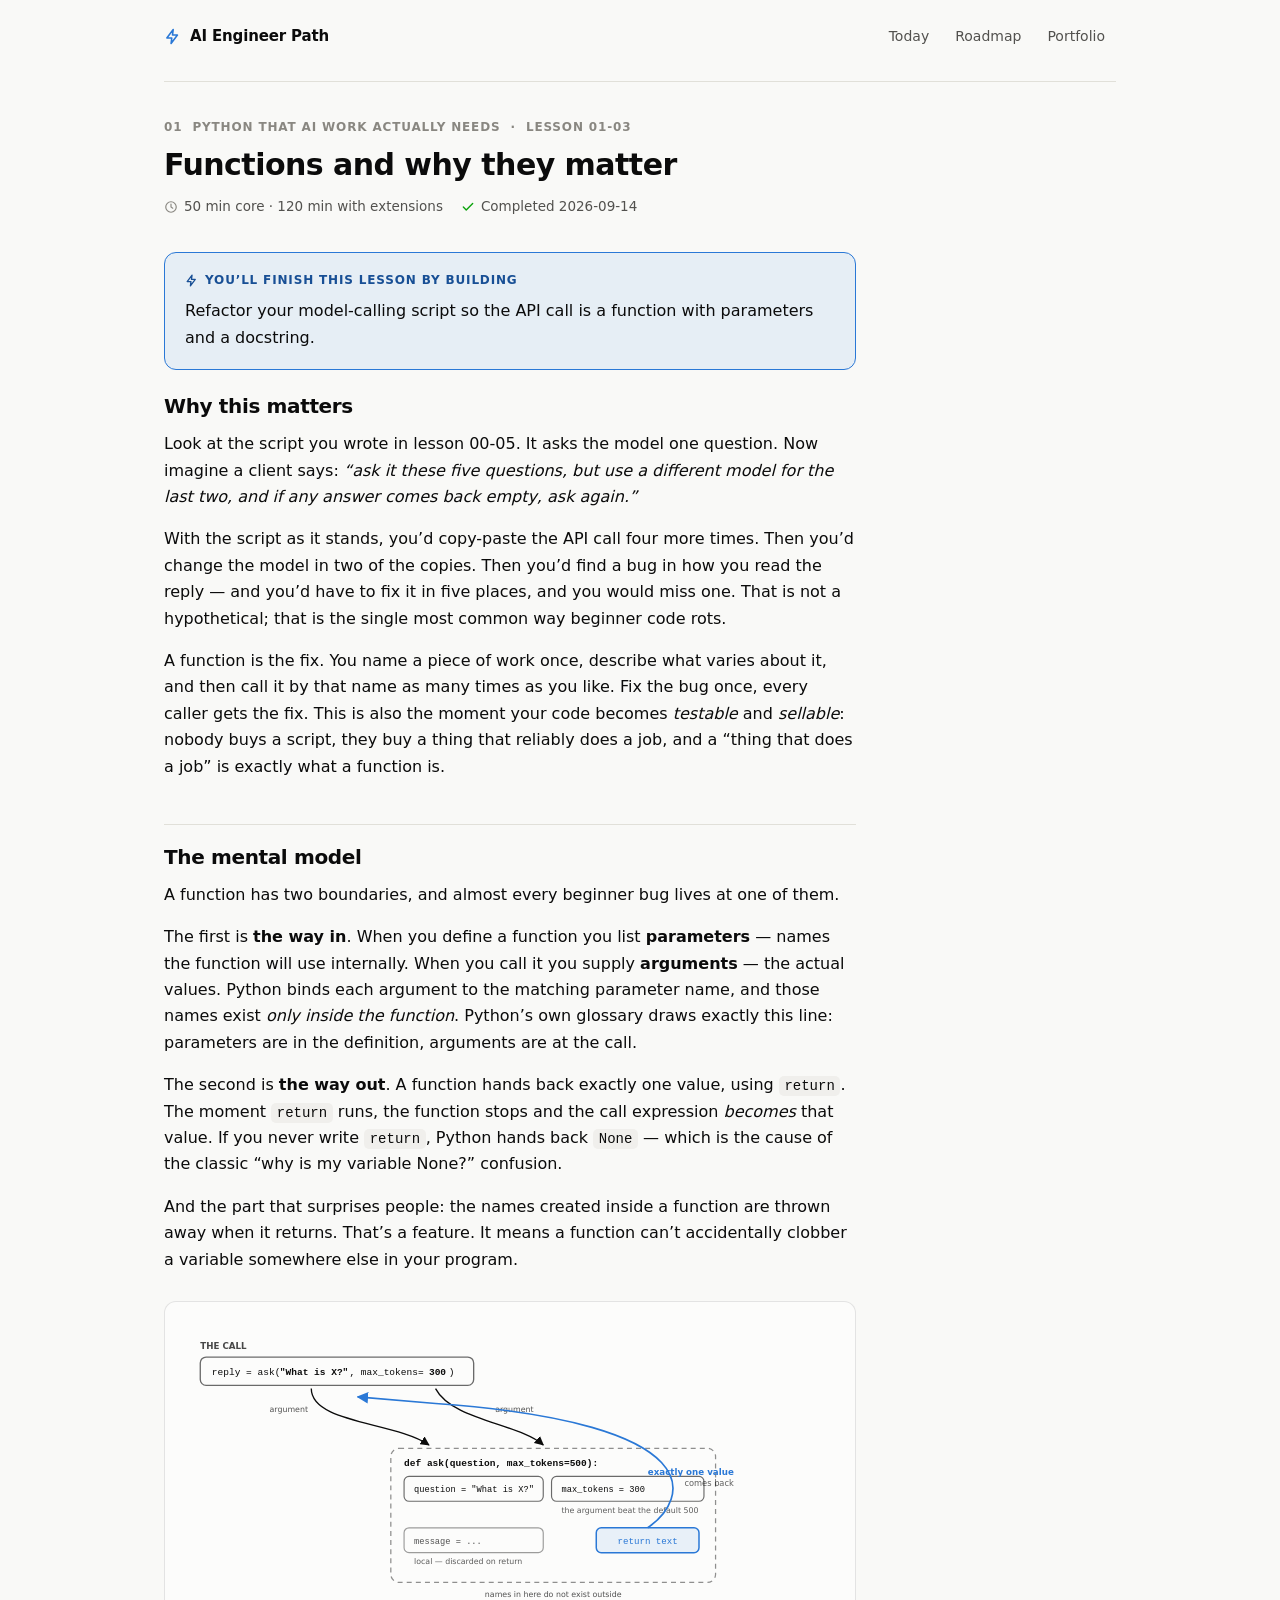
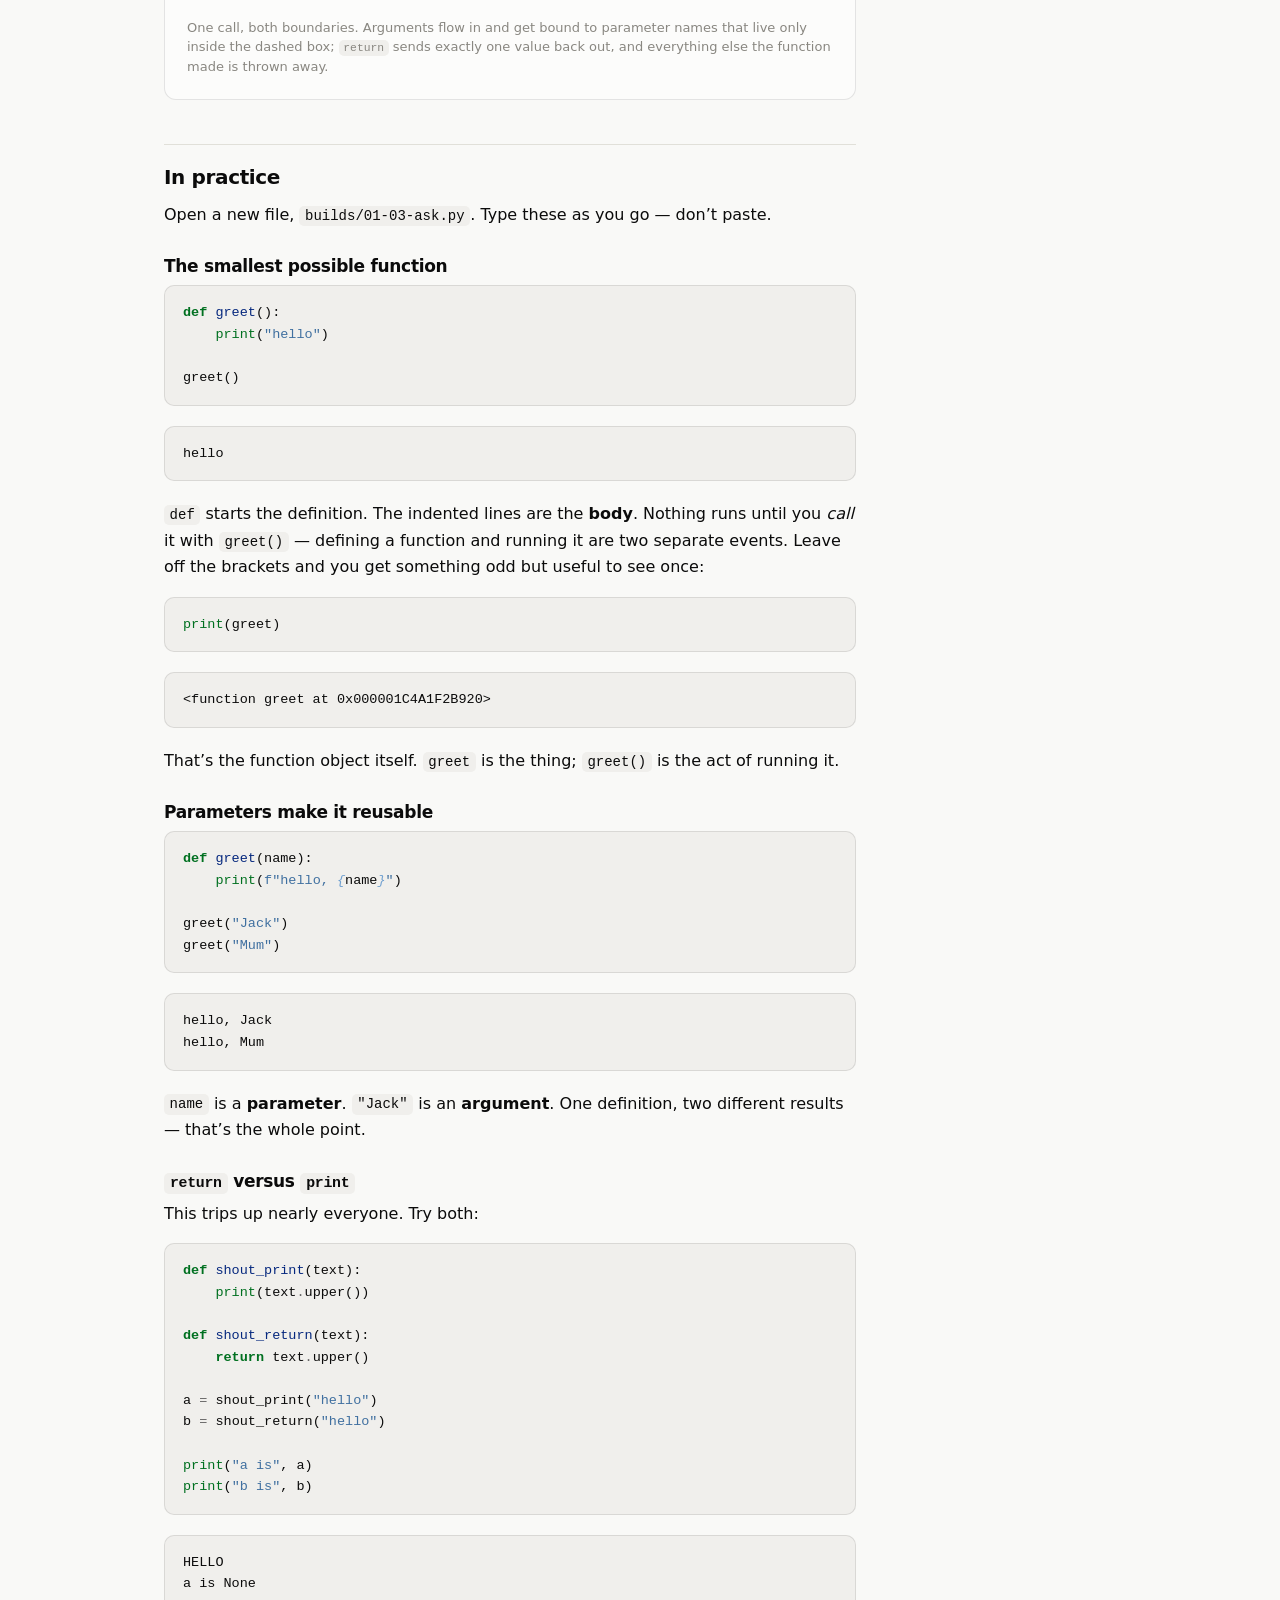
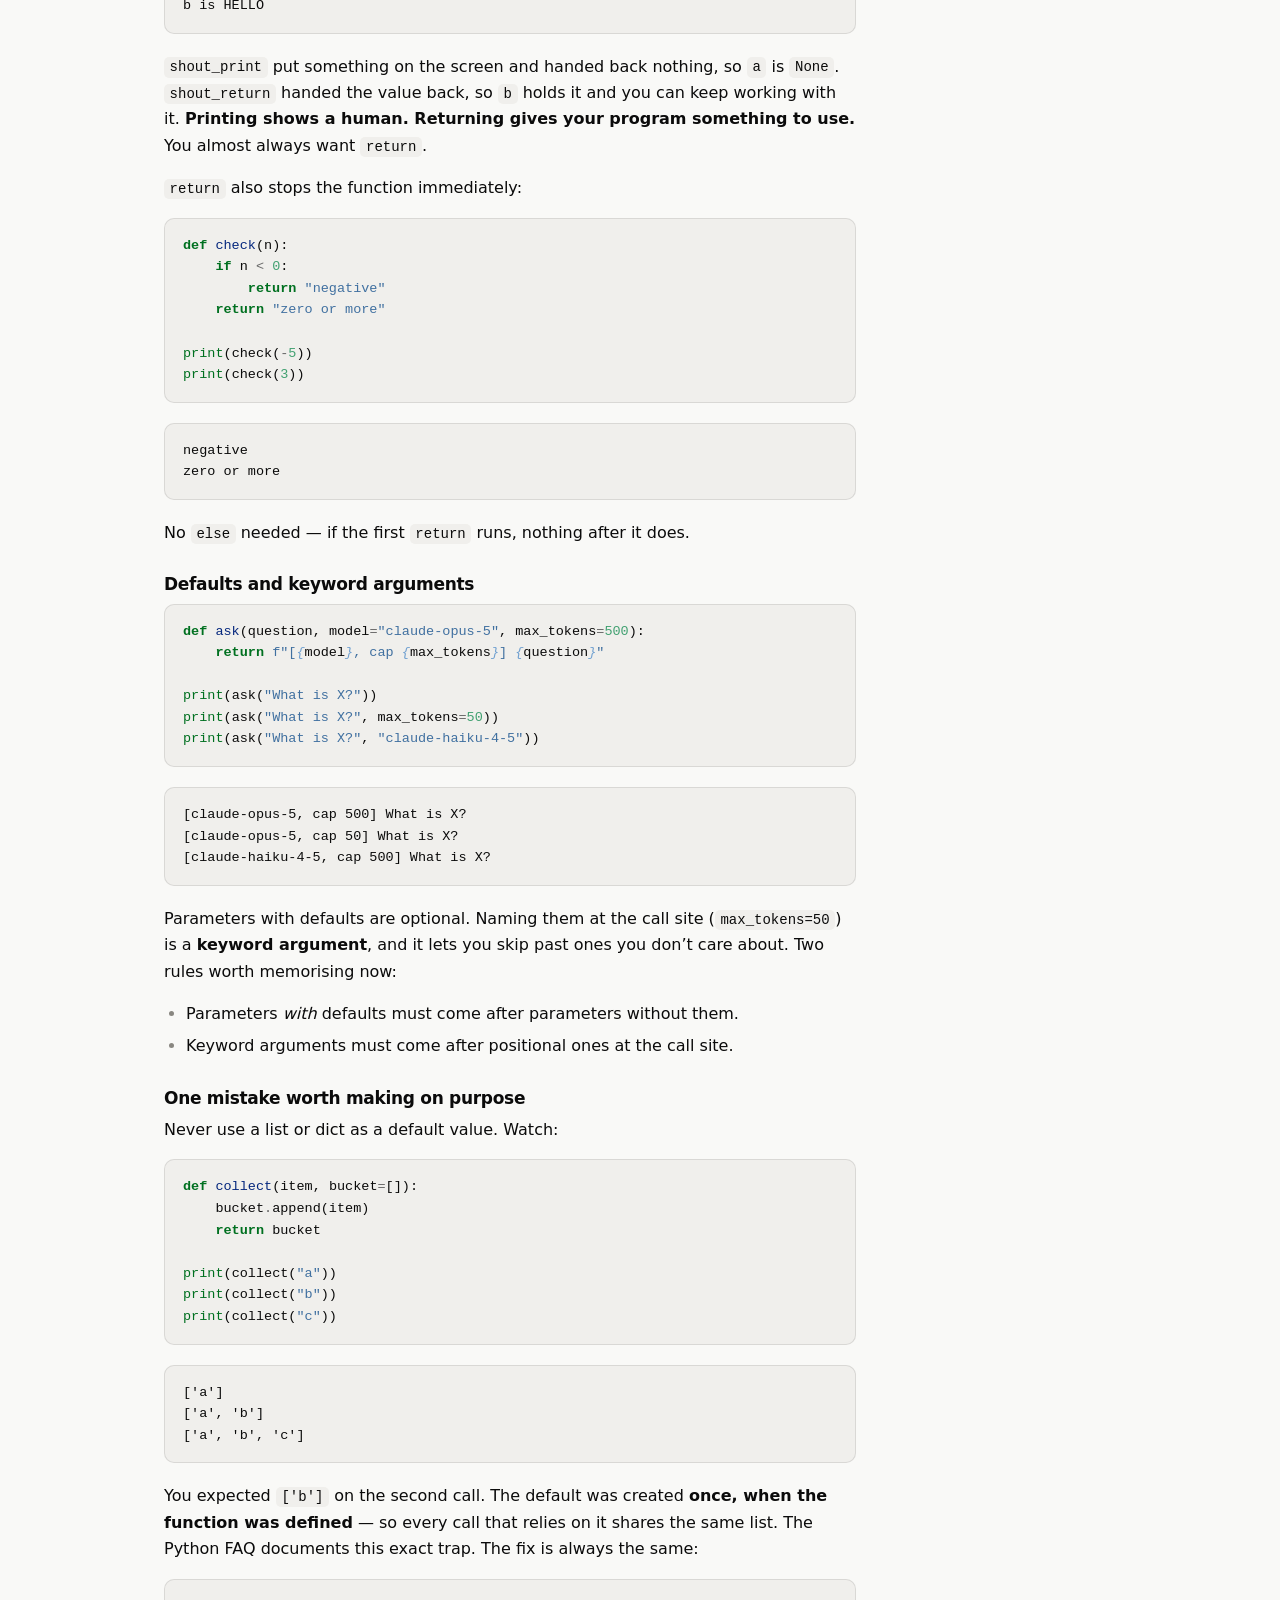
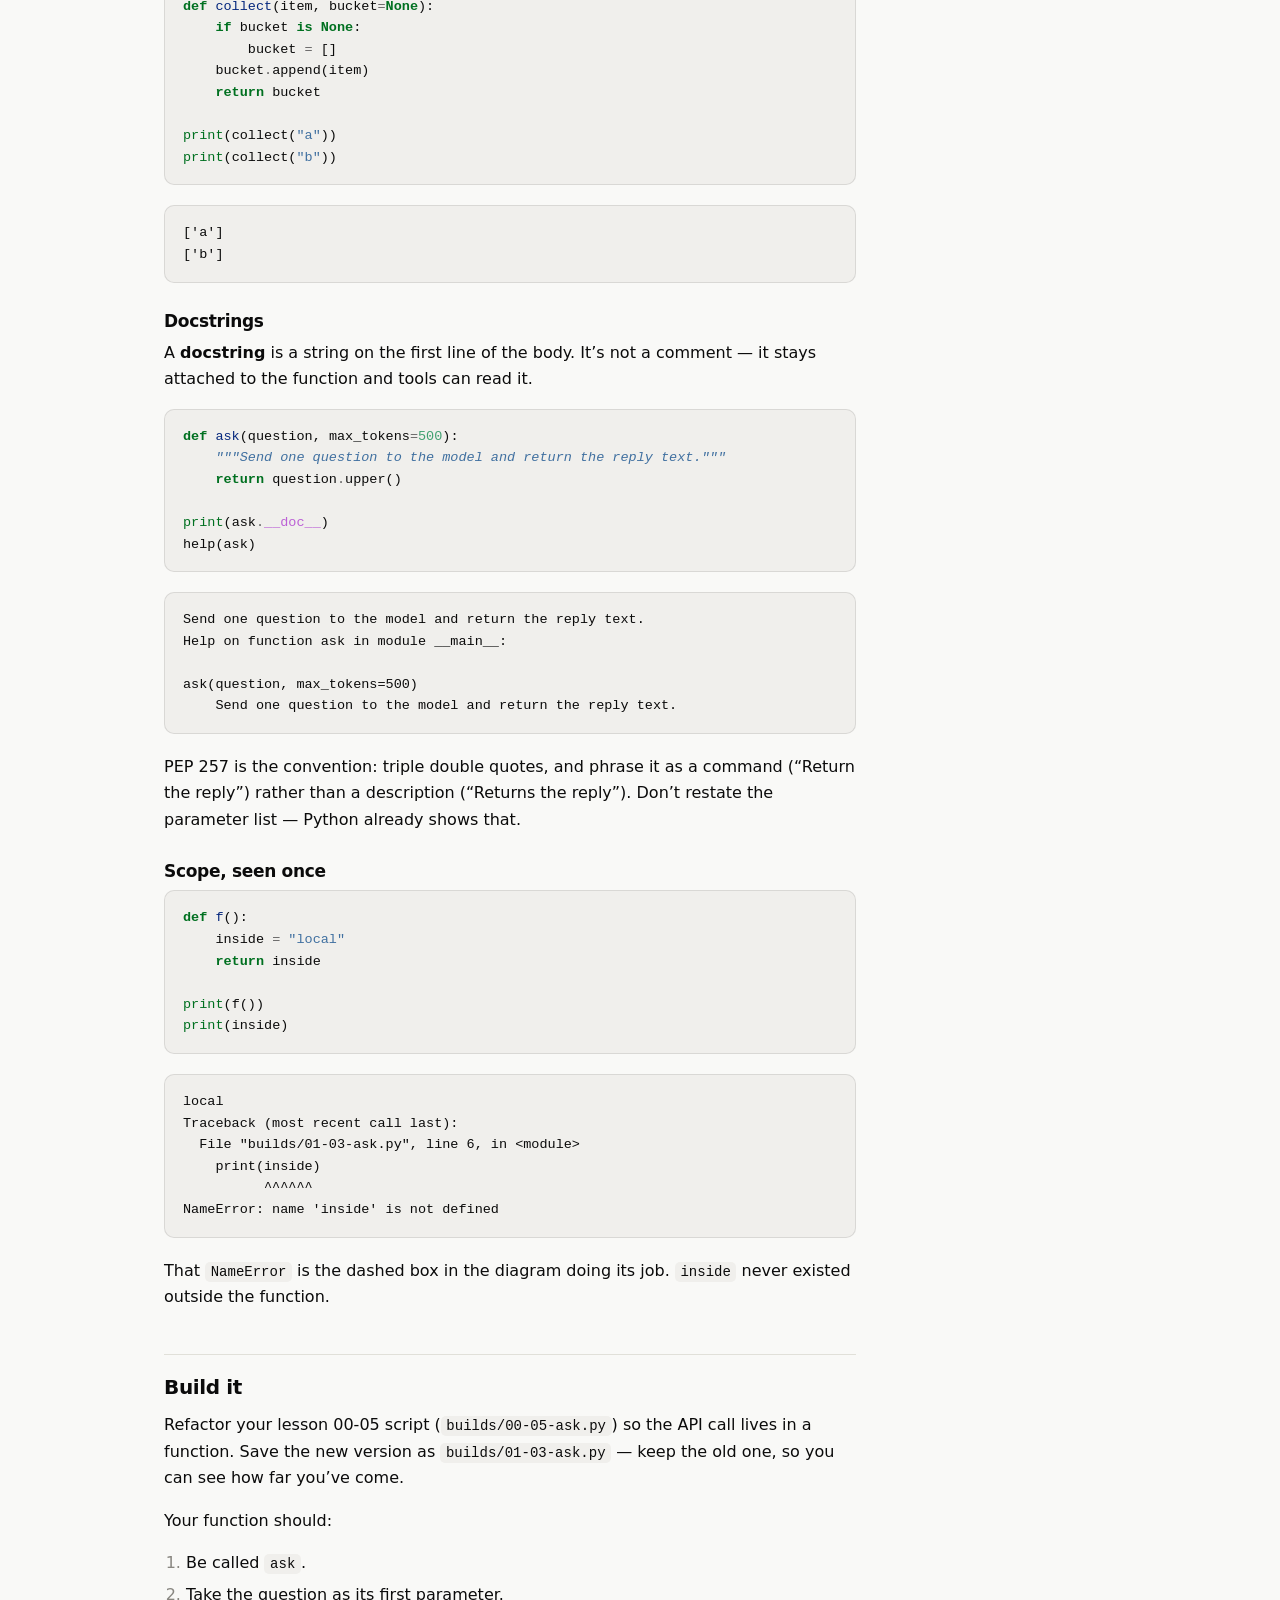
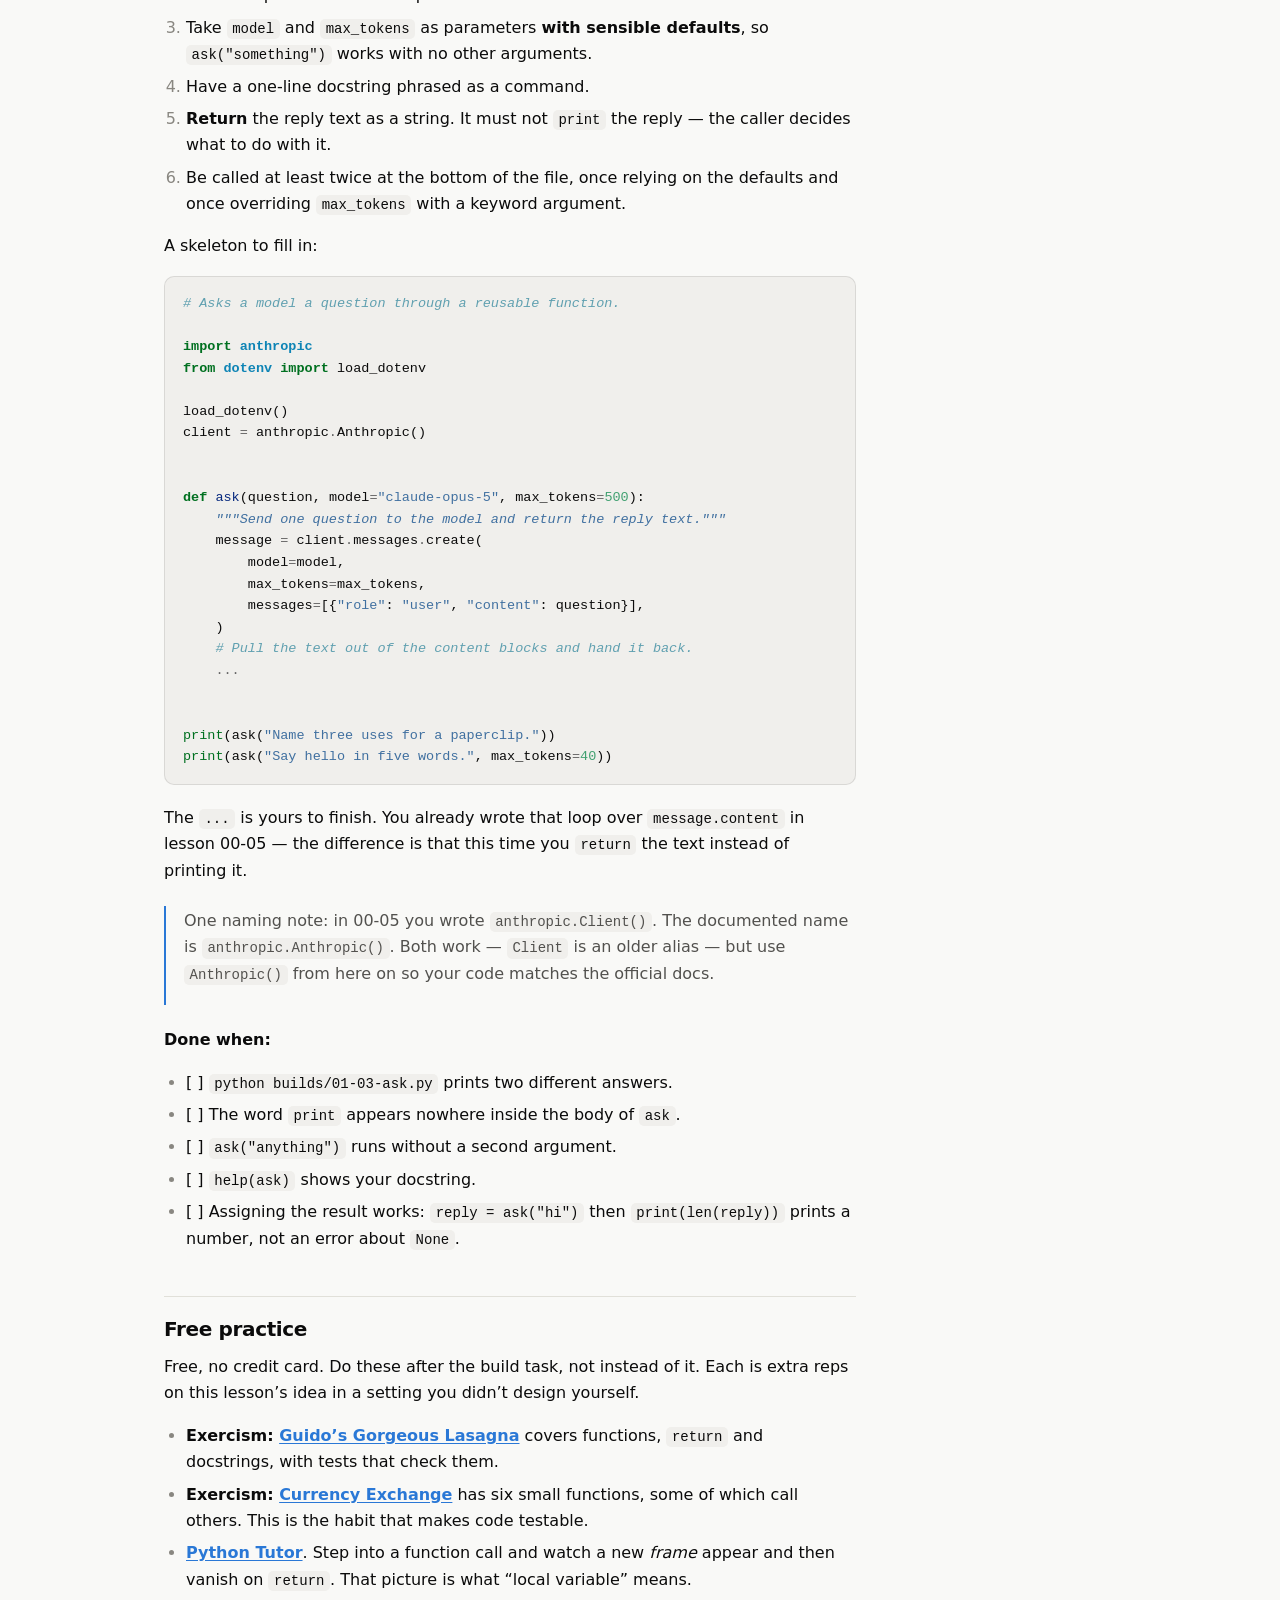
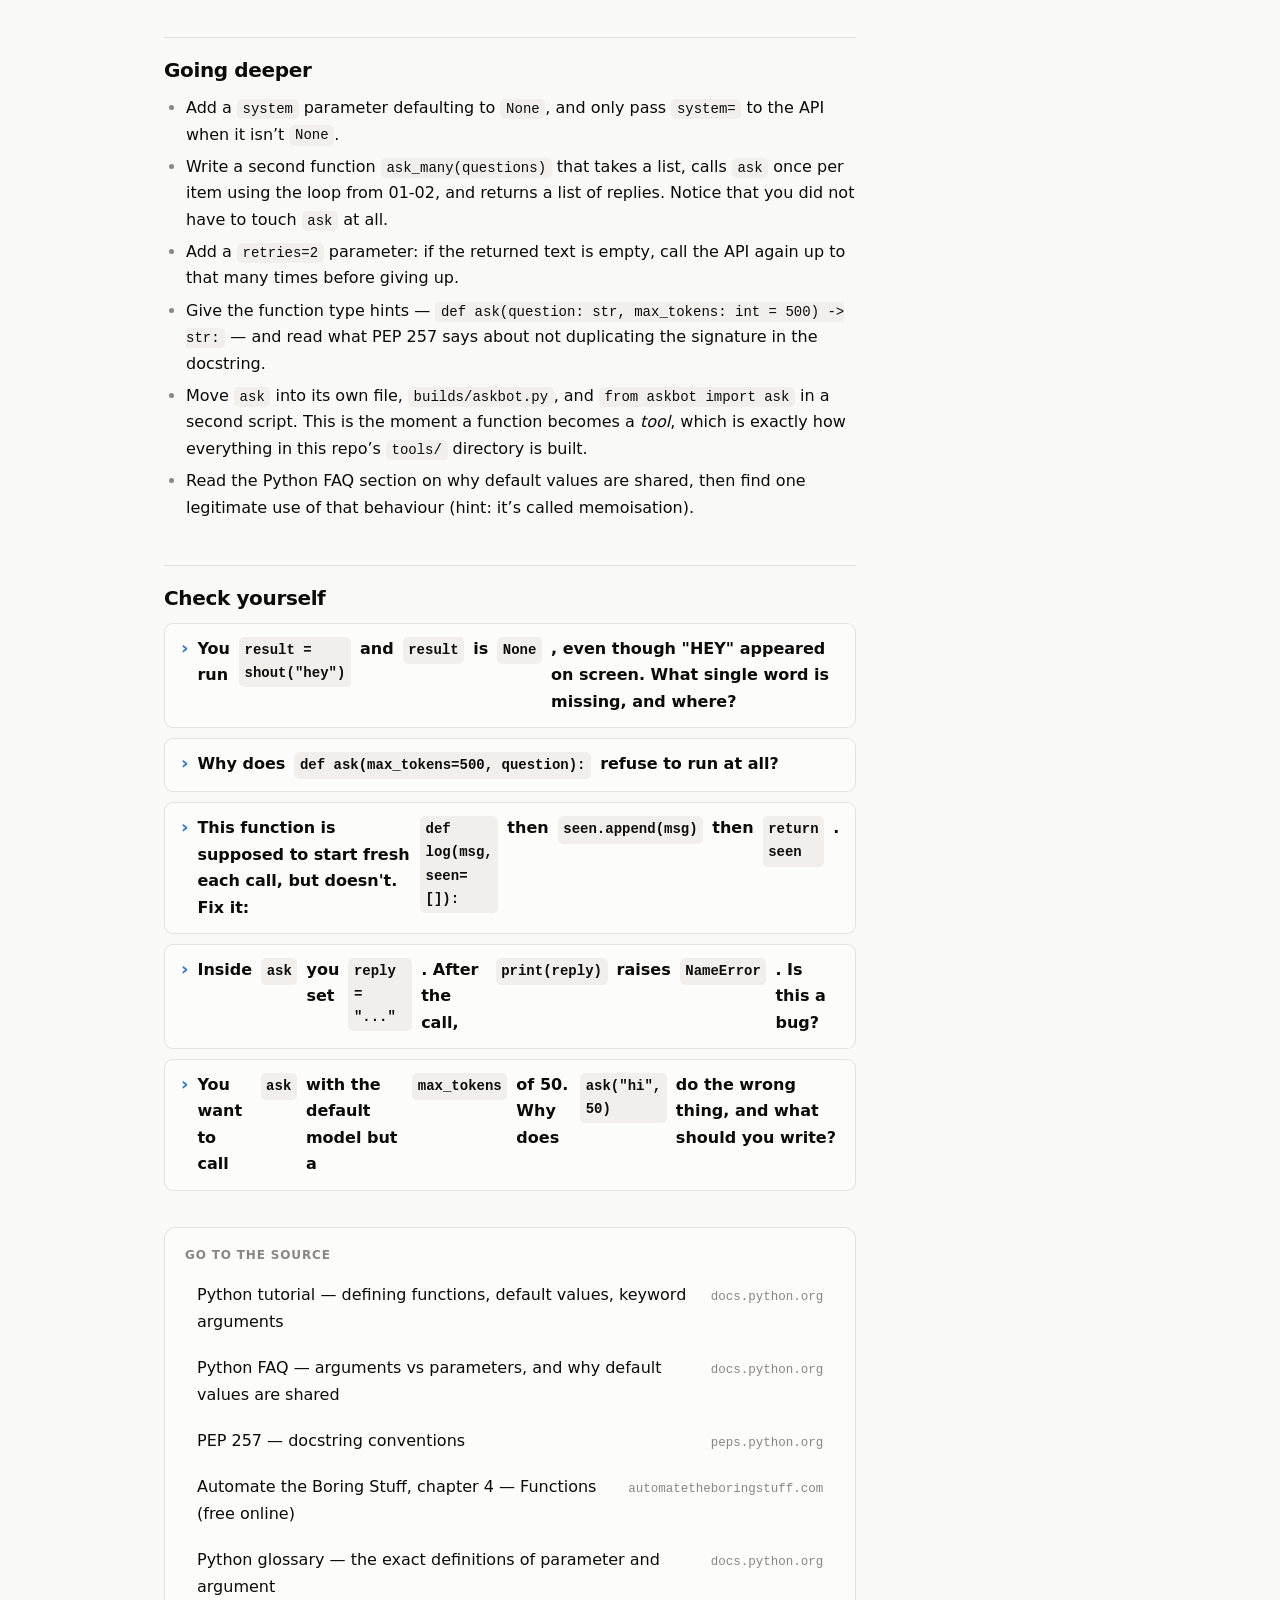
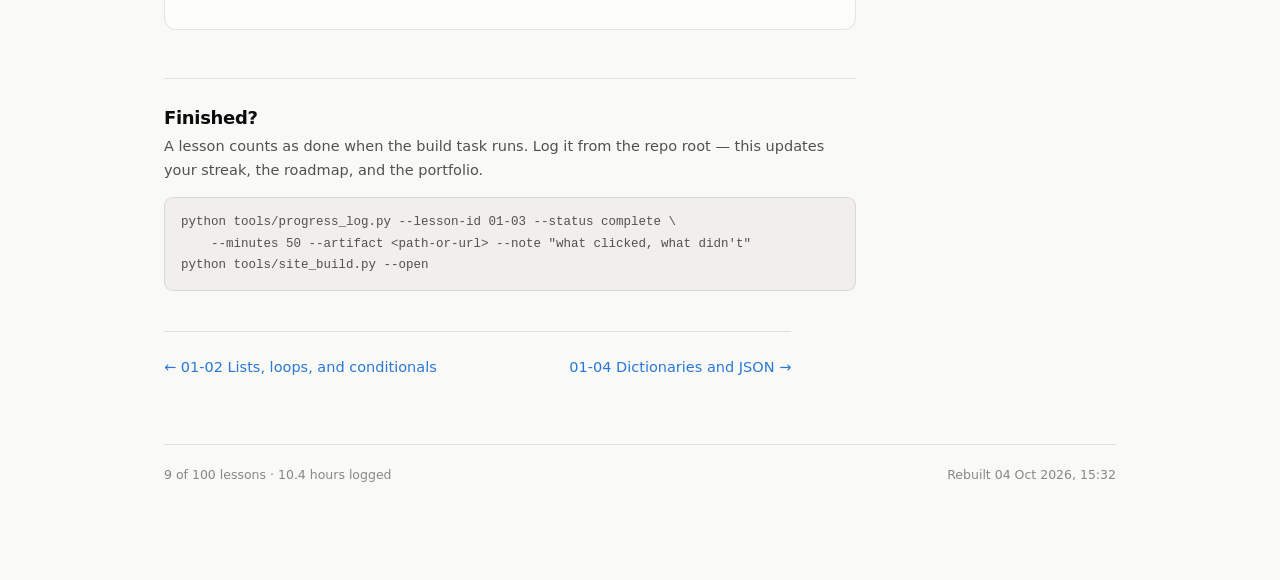
<file: docs/lessons/01-03-functions-and-why-they-matter.html>
<!doctype html>
<html lang="en">
<head>
<meta charset="utf-8">
<meta name="viewport" content="width=device-width, initial-scale=1">
<title>Functions and why they matter &middot; AI Engineer Path</title>
<link rel="stylesheet" href="../assets/app.css">
<link rel="stylesheet" href="../assets/code.css">
<link rel="icon" href="data:image/svg+xml,<svg xmlns='http://www.w3.org/2000/svg' viewBox='0 0 100 100'><text y='.9em' font-size='90'>&#9889;</text></svg>">
</head>
<body>
<div class="shell">

  <header class="topbar">
    <a class="topbar__mark" href="../index.html">
      <svg width="17" height="17" viewBox="0 0 24 24" fill="none" stroke="currentColor" stroke-width="2.2" stroke-linecap="round" stroke-linejoin="round" aria-hidden="true">
        <path d="M13 2 4 14h7l-1 8 9-12h-7l1-8Z"/>
      </svg>
      AI Engineer Path
    </a>
    <nav>
      <a href="../index.html">Today</a>
      <a href="../roadmap.html">Roadmap</a>
      <a href="../portfolio.html">Portfolio</a>
    </nav>
  </header>

  <main>

<article class="lesson">

  <div class="lesson__head">
    <p class="eyebrow"><a href="../roadmap.html" style="color:inherit;text-decoration:none">01 &nbsp;Python that AI work actually needs</a> &nbsp;&middot;&nbsp; Lesson 01-03</p>
    <h1>Functions and why they matter</h1>
    <div class="lesson__meta">
      <span>
        <svg width="14" height="14" viewBox="0 0 24 24" fill="none" stroke="currentColor" stroke-width="2" stroke-linecap="round" aria-hidden="true"><circle cx="12" cy="12" r="9"/><path d="M12 7v5l3 2"/></svg>
        50 min core &middot; 120 min with extensions      </span>
      <span>
        <svg width="14" height="14" viewBox="0 0 24 24" fill="none" stroke="#0ca30c" stroke-width="2.4" stroke-linecap="round" stroke-linejoin="round" aria-hidden="true"><path d="m4 12 5 5L20 6"/></svg>
        Completed 2026-09-14
      </span>
    </div>
  </div>

  <div class="callout callout--build">
    <div class="callout__label">
      <svg width="13" height="13" viewBox="0 0 24 24" fill="none" stroke="currentColor" stroke-width="2.4" stroke-linecap="round" stroke-linejoin="round" aria-hidden="true"><path d="M13 2 4 14h7l-1 8 9-12h-7l1-8Z"/></svg>
      You&rsquo;ll finish this lesson by building
    </div>
    <p style="margin:0">Refactor your model-calling script so the API call is a function with parameters and a docstring.</p>
  </div>

  <div class="prose">
<h2>Why this matters</h2>
<p>Look at the script you wrote in lesson 00-05. It asks the model one question.
Now imagine a client says: <em>&ldquo;ask it these five questions, but use a different
model for the last two, and if any answer comes back empty, ask again.&rdquo;</em></p>
<p>With the script as it stands, you&rsquo;d copy-paste the API call four more times.
Then you&rsquo;d change the model in two of the copies. Then you&rsquo;d find a bug in how
you read the reply — and you&rsquo;d have to fix it in five places, and you would miss
one. That is not a hypothetical; that is the single most common way beginner
code rots.</p>
<p>A function is the fix. You name a piece of work once, describe what varies about
it, and then call it by that name as many times as you like. Fix the bug once,
every caller gets the fix. This is also the moment your code becomes <em>testable</em>
and <em>sellable</em>: nobody buys a script, they buy a thing that reliably does a job,
and a &ldquo;thing that does a job&rdquo; is exactly what a function is.</p>
<h2>The mental model</h2>
<p>A function has two boundaries, and almost every beginner bug lives at one of
them.</p>
<p>The first is <strong>the way in</strong>. When you define a function you list <strong>parameters</strong> —
names the function will use internally. When you call it you supply
<strong>arguments</strong> — the actual values. Python binds each argument to the matching
parameter name, and those names exist <em>only inside the function</em>. Python&rsquo;s own
glossary draws exactly this line: parameters are in the definition, arguments
are at the call.</p>
<p>The second is <strong>the way out</strong>. A function hands back exactly one value, using
<code>return</code>. The moment <code>return</code> runs, the function stops and the call expression
<em>becomes</em> that value. If you never write <code>return</code>, Python hands back <code>None</code> —
which is the cause of the classic &ldquo;why is my variable None?&rdquo; confusion.</p>
<p>And the part that surprises people: the names created inside a function are
thrown away when it returns. That&rsquo;s a feature. It means a function can&rsquo;t
accidentally clobber a variable somewhere else in your program.</p>
<figure class="figure">
<svg viewBox="0 0 780 340" role="img" aria-label="A diagram of one function call. At the top left, the call site reads reply equals ask, open bracket, the string what is X, comma, max tokens equals 300. Two arrows carry those two arguments rightward and down into the function's parameter slots. The function definition box below is surrounded by a dashed boundary labelled names in here do not exist outside, and shows def ask, open bracket, question, comma, max tokens equals 500. Inside the box, the parameter question is now bound to the string what is X, and max tokens is bound to 300, with a note that the argument beat the default of 500. A third local name, message, is created inside the body and is marked local, discarded on return. An accented box reading return text sits at the lower right, and an accented arrow carries a single value from it back up and leftward to the call site. A note beside that arrow reads exactly one value comes back.">
  <defs>
    <marker id="f-ar" viewBox="0 0 10 10" refX="9" refY="5" markerWidth="7" markerHeight="7" orient="auto-start-reverse">
      <path d="M0 0 L10 5 L0 10 z" fill="currentColor"/>
    </marker>
    <marker id="f-ar-a" viewBox="0 0 10 10" refX="9" refY="5" markerWidth="7" markerHeight="7" orient="auto-start-reverse">
      <path d="M0 0 L10 5 L0 10 z" fill="var(--accent)"/>
    </marker>
  </defs>

  <g font-family="system-ui, sans-serif" font-size="12" fill="currentColor">

    <text x="16" y="30" font-size="10.5" font-weight="600" opacity="0.75">THE CALL</text>
    <rect x="16" y="40" width="330" height="34" rx="7" fill="none" stroke="currentColor" stroke-width="1.6" opacity="0.6"/>
    <text x="30" y="62" font-family="ui-monospace, monospace" font-size="11.5">reply = ask(</text>
    <text x="112" y="62" font-family="ui-monospace, monospace" font-size="11.5" font-weight="600">"What is X?"</text>
    <text x="196" y="62" font-family="ui-monospace, monospace" font-size="11.5">, max_tokens=</text>
    <text x="292" y="62" font-family="ui-monospace, monospace" font-size="11.5" font-weight="600">300</text>
    <text x="316" y="62" font-family="ui-monospace, monospace" font-size="11.5">)</text>

    <path d="M 150 78 C 150 120, 250 118, 292 146" fill="none" stroke="currentColor" stroke-width="1.6" marker-end="url(#f-ar)"/>
    <text x="146" y="106" text-anchor="end" font-size="9.5" opacity="0.7">argument</text>
    <path d="M 300 78 C 320 116, 400 120, 430 146" fill="none" stroke="currentColor" stroke-width="1.6" marker-end="url(#f-ar)"/>
    <text x="372" y="106" font-size="9.5" opacity="0.7">argument</text>

    <rect x="246" y="150" width="392" height="162" rx="10" fill="none" stroke="currentColor" stroke-width="1.5" stroke-dasharray="6 5" opacity="0.45"/>
    <text x="442" y="330" text-anchor="middle" font-size="9.5" opacity="0.7">names in here do not exist outside</text>

    <text x="262" y="172" font-family="ui-monospace, monospace" font-size="11.5" font-weight="600">def ask(question, max_tokens=500):</text>

    <rect x="262" y="184" width="168" height="30" rx="6" fill="none" stroke="currentColor" stroke-width="1.4" opacity="0.6"/>
    <text x="274" y="203" font-family="ui-monospace, monospace" font-size="10.5">question = "What is X?"</text>

    <rect x="440" y="184" width="184" height="30" rx="6" fill="none" stroke="currentColor" stroke-width="1.4" opacity="0.6"/>
    <text x="452" y="203" font-family="ui-monospace, monospace" font-size="10.5">max_tokens = 300</text>
    <text x="452" y="228" font-size="9.5" opacity="0.65">the argument beat the default 500</text>

    <rect x="262" y="246" width="168" height="30" rx="6" fill="none" stroke="currentColor" stroke-width="1.4" opacity="0.4"/>
    <text x="274" y="265" font-family="ui-monospace, monospace" font-size="10.5" opacity="0.7">message = ...</text>
    <text x="274" y="290" font-size="9.5" opacity="0.65">local — discarded on return</text>

    <path d="M 556 246 C 606 212, 636 120, 300 96 L 206 88" fill="none" stroke="var(--accent)" stroke-width="2" marker-end="url(#f-ar-a)"/>
    <rect x="494" y="246" width="124" height="30" rx="6" fill="var(--accent-tint)" stroke="var(--accent)" stroke-width="1.8"/>
    <text x="556" y="265" text-anchor="middle" font-family="ui-monospace, monospace" font-size="11" fill="var(--accent)">return text</text>
    <text x="660" y="182" text-anchor="end" font-size="10.5" font-weight="600" fill="var(--accent)">exactly one value</text>
    <text x="660" y="196" text-anchor="end" font-size="10" opacity="0.65">comes back</text>
  </g>
</svg>
<figcaption>One call, both boundaries. Arguments flow in and get bound to parameter
names that live only inside the dashed box; <code>return</code> sends exactly one
value back out, and everything else the function made is thrown away.</figcaption>
</figure>

<h2>In practice</h2>
<p>Open a new file, <code>builds/01-03-ask.py</code>. Type these as you go — don&rsquo;t paste.</p>
<h3>The smallest possible function</h3>
<div class="codehilite"><pre><span></span><code><span class="k">def</span><span class="w"> </span><span class="nf">greet</span><span class="p">():</span>
    <span class="nb">print</span><span class="p">(</span><span class="s2">"hello"</span><span class="p">)</span>

<span class="n">greet</span><span class="p">()</span>
</code></pre></div>

<div class="codehilite"><pre><span></span><code>hello
</code></pre></div>

<p><code>def</code> starts the definition. The indented lines are the <strong>body</strong>. Nothing runs
until you <em>call</em> it with <code>greet()</code> — defining a function and running it are two
separate events. Leave off the brackets and you get something odd but useful to
see once:</p>
<div class="codehilite"><pre><span></span><code><span class="nb">print</span><span class="p">(</span><span class="n">greet</span><span class="p">)</span>
</code></pre></div>

<div class="codehilite"><pre><span></span><code>&lt;function greet at 0x000001C4A1F2B920&gt;
</code></pre></div>

<p>That&rsquo;s the function object itself. <code>greet</code> is the thing; <code>greet()</code> is the act of
running it.</p>
<h3>Parameters make it reusable</h3>
<div class="codehilite"><pre><span></span><code><span class="k">def</span><span class="w"> </span><span class="nf">greet</span><span class="p">(</span><span class="n">name</span><span class="p">):</span>
    <span class="nb">print</span><span class="p">(</span><span class="sa">f</span><span class="s2">"hello, </span><span class="si">{</span><span class="n">name</span><span class="si">}</span><span class="s2">"</span><span class="p">)</span>

<span class="n">greet</span><span class="p">(</span><span class="s2">"Jack"</span><span class="p">)</span>
<span class="n">greet</span><span class="p">(</span><span class="s2">"Mum"</span><span class="p">)</span>
</code></pre></div>

<div class="codehilite"><pre><span></span><code>hello, Jack
hello, Mum
</code></pre></div>

<p><code>name</code> is a <strong>parameter</strong>. <code>"Jack"</code> is an <strong>argument</strong>. One definition, two
different results — that&rsquo;s the whole point.</p>
<h3><code>return</code> versus <code>print</code></h3>
<p>This trips up nearly everyone. Try both:</p>
<div class="codehilite"><pre><span></span><code><span class="k">def</span><span class="w"> </span><span class="nf">shout_print</span><span class="p">(</span><span class="n">text</span><span class="p">):</span>
    <span class="nb">print</span><span class="p">(</span><span class="n">text</span><span class="o">.</span><span class="n">upper</span><span class="p">())</span>

<span class="k">def</span><span class="w"> </span><span class="nf">shout_return</span><span class="p">(</span><span class="n">text</span><span class="p">):</span>
    <span class="k">return</span> <span class="n">text</span><span class="o">.</span><span class="n">upper</span><span class="p">()</span>

<span class="n">a</span> <span class="o">=</span> <span class="n">shout_print</span><span class="p">(</span><span class="s2">"hello"</span><span class="p">)</span>
<span class="n">b</span> <span class="o">=</span> <span class="n">shout_return</span><span class="p">(</span><span class="s2">"hello"</span><span class="p">)</span>

<span class="nb">print</span><span class="p">(</span><span class="s2">"a is"</span><span class="p">,</span> <span class="n">a</span><span class="p">)</span>
<span class="nb">print</span><span class="p">(</span><span class="s2">"b is"</span><span class="p">,</span> <span class="n">b</span><span class="p">)</span>
</code></pre></div>

<div class="codehilite"><pre><span></span><code>HELLO
a is None
b is HELLO
</code></pre></div>

<p><code>shout_print</code> put something on the screen and handed back nothing, so <code>a</code> is
<code>None</code>. <code>shout_return</code> handed the value back, so <code>b</code> holds it and you can keep
working with it. <strong>Printing shows a human. Returning gives your program
something to use.</strong> You almost always want <code>return</code>.</p>
<p><code>return</code> also stops the function immediately:</p>
<div class="codehilite"><pre><span></span><code><span class="k">def</span><span class="w"> </span><span class="nf">check</span><span class="p">(</span><span class="n">n</span><span class="p">):</span>
    <span class="k">if</span> <span class="n">n</span> <span class="o">&lt;</span> <span class="mi">0</span><span class="p">:</span>
        <span class="k">return</span> <span class="s2">"negative"</span>
    <span class="k">return</span> <span class="s2">"zero or more"</span>

<span class="nb">print</span><span class="p">(</span><span class="n">check</span><span class="p">(</span><span class="o">-</span><span class="mi">5</span><span class="p">))</span>
<span class="nb">print</span><span class="p">(</span><span class="n">check</span><span class="p">(</span><span class="mi">3</span><span class="p">))</span>
</code></pre></div>

<div class="codehilite"><pre><span></span><code>negative
zero or more
</code></pre></div>

<p>No <code>else</code> needed — if the first <code>return</code> runs, nothing after it does.</p>
<h3>Defaults and keyword arguments</h3>
<div class="codehilite"><pre><span></span><code><span class="k">def</span><span class="w"> </span><span class="nf">ask</span><span class="p">(</span><span class="n">question</span><span class="p">,</span> <span class="n">model</span><span class="o">=</span><span class="s2">"claude-opus-5"</span><span class="p">,</span> <span class="n">max_tokens</span><span class="o">=</span><span class="mi">500</span><span class="p">):</span>
    <span class="k">return</span> <span class="sa">f</span><span class="s2">"[</span><span class="si">{</span><span class="n">model</span><span class="si">}</span><span class="s2">, cap </span><span class="si">{</span><span class="n">max_tokens</span><span class="si">}</span><span class="s2">] </span><span class="si">{</span><span class="n">question</span><span class="si">}</span><span class="s2">"</span>

<span class="nb">print</span><span class="p">(</span><span class="n">ask</span><span class="p">(</span><span class="s2">"What is X?"</span><span class="p">))</span>
<span class="nb">print</span><span class="p">(</span><span class="n">ask</span><span class="p">(</span><span class="s2">"What is X?"</span><span class="p">,</span> <span class="n">max_tokens</span><span class="o">=</span><span class="mi">50</span><span class="p">))</span>
<span class="nb">print</span><span class="p">(</span><span class="n">ask</span><span class="p">(</span><span class="s2">"What is X?"</span><span class="p">,</span> <span class="s2">"claude-haiku-4-5"</span><span class="p">))</span>
</code></pre></div>

<div class="codehilite"><pre><span></span><code>[claude-opus-5, cap 500] What is X?
[claude-opus-5, cap 50] What is X?
[claude-haiku-4-5, cap 500] What is X?
</code></pre></div>

<p>Parameters with defaults are optional. Naming them at the call site
(<code>max_tokens=50</code>) is a <strong>keyword argument</strong>, and it lets you skip past ones you
don&rsquo;t care about. Two rules worth memorising now:</p>
<ul>
<li>Parameters <em>with</em> defaults must come after parameters without them.</li>
<li>Keyword arguments must come after positional ones at the call site.</li>
</ul>
<h3>One mistake worth making on purpose</h3>
<p>Never use a list or dict as a default value. Watch:</p>
<div class="codehilite"><pre><span></span><code><span class="k">def</span><span class="w"> </span><span class="nf">collect</span><span class="p">(</span><span class="n">item</span><span class="p">,</span> <span class="n">bucket</span><span class="o">=</span><span class="p">[]):</span>
    <span class="n">bucket</span><span class="o">.</span><span class="n">append</span><span class="p">(</span><span class="n">item</span><span class="p">)</span>
    <span class="k">return</span> <span class="n">bucket</span>

<span class="nb">print</span><span class="p">(</span><span class="n">collect</span><span class="p">(</span><span class="s2">"a"</span><span class="p">))</span>
<span class="nb">print</span><span class="p">(</span><span class="n">collect</span><span class="p">(</span><span class="s2">"b"</span><span class="p">))</span>
<span class="nb">print</span><span class="p">(</span><span class="n">collect</span><span class="p">(</span><span class="s2">"c"</span><span class="p">))</span>
</code></pre></div>

<div class="codehilite"><pre><span></span><code>['a']
['a', 'b']
['a', 'b', 'c']
</code></pre></div>

<p>You expected <code>['b']</code> on the second call. The default was created <strong>once, when
the function was defined</strong> — so every call that relies on it shares the same
list. The Python FAQ documents this exact trap. The fix is always the same:</p>
<div class="codehilite"><pre><span></span><code><span class="k">def</span><span class="w"> </span><span class="nf">collect</span><span class="p">(</span><span class="n">item</span><span class="p">,</span> <span class="n">bucket</span><span class="o">=</span><span class="kc">None</span><span class="p">):</span>
    <span class="k">if</span> <span class="n">bucket</span> <span class="ow">is</span> <span class="kc">None</span><span class="p">:</span>
        <span class="n">bucket</span> <span class="o">=</span> <span class="p">[]</span>
    <span class="n">bucket</span><span class="o">.</span><span class="n">append</span><span class="p">(</span><span class="n">item</span><span class="p">)</span>
    <span class="k">return</span> <span class="n">bucket</span>

<span class="nb">print</span><span class="p">(</span><span class="n">collect</span><span class="p">(</span><span class="s2">"a"</span><span class="p">))</span>
<span class="nb">print</span><span class="p">(</span><span class="n">collect</span><span class="p">(</span><span class="s2">"b"</span><span class="p">))</span>
</code></pre></div>

<div class="codehilite"><pre><span></span><code>['a']
['b']
</code></pre></div>

<h3>Docstrings</h3>
<p>A <strong>docstring</strong> is a string on the first line of the body. It&rsquo;s not a comment —
it stays attached to the function and tools can read it.</p>
<div class="codehilite"><pre><span></span><code><span class="k">def</span><span class="w"> </span><span class="nf">ask</span><span class="p">(</span><span class="n">question</span><span class="p">,</span> <span class="n">max_tokens</span><span class="o">=</span><span class="mi">500</span><span class="p">):</span>
<span class="w">    </span><span class="sd">"""Send one question to the model and return the reply text."""</span>
    <span class="k">return</span> <span class="n">question</span><span class="o">.</span><span class="n">upper</span><span class="p">()</span>

<span class="nb">print</span><span class="p">(</span><span class="n">ask</span><span class="o">.</span><span class="vm">__doc__</span><span class="p">)</span>
<span class="n">help</span><span class="p">(</span><span class="n">ask</span><span class="p">)</span>
</code></pre></div>

<div class="codehilite"><pre><span></span><code>Send one question to the model and return the reply text.
Help on function ask in module __main__:

ask(question, max_tokens=500)
    Send one question to the model and return the reply text.
</code></pre></div>

<p>PEP 257 is the convention: triple double quotes, and phrase it as a command
(&ldquo;Return the reply&rdquo;) rather than a description (&ldquo;Returns the reply&rdquo;). Don&rsquo;t
restate the parameter list — Python already shows that.</p>
<h3>Scope, seen once</h3>
<div class="codehilite"><pre><span></span><code><span class="k">def</span><span class="w"> </span><span class="nf">f</span><span class="p">():</span>
    <span class="n">inside</span> <span class="o">=</span> <span class="s2">"local"</span>
    <span class="k">return</span> <span class="n">inside</span>

<span class="nb">print</span><span class="p">(</span><span class="n">f</span><span class="p">())</span>
<span class="nb">print</span><span class="p">(</span><span class="n">inside</span><span class="p">)</span>
</code></pre></div>

<div class="codehilite"><pre><span></span><code>local
Traceback (most recent call last):
  File "builds/01-03-ask.py", line 6, in &lt;module&gt;
    print(inside)
          ^^^^^^
NameError: name 'inside' is not defined
</code></pre></div>

<p>That <code>NameError</code> is the dashed box in the diagram doing its job. <code>inside</code> never
existed outside the function.</p>
<h2>Build it</h2>
<p>Refactor your lesson 00-05 script (<code>builds/00-05-ask.py</code>) so the API call lives
in a function. Save the new version as <code>builds/01-03-ask.py</code> — keep the old one,
so you can see how far you&rsquo;ve come.</p>
<p>Your function should:</p>
<ol>
<li>Be called <code>ask</code>.</li>
<li>Take the question as its first parameter.</li>
<li>Take <code>model</code> and <code>max_tokens</code> as parameters <strong>with sensible defaults</strong>, so
   <code>ask("something")</code> works with no other arguments.</li>
<li>Have a one-line docstring phrased as a command.</li>
<li><strong>Return</strong> the reply text as a string. It must not <code>print</code> the reply — the
   caller decides what to do with it.</li>
<li>Be called at least twice at the bottom of the file, once relying on the
   defaults and once overriding <code>max_tokens</code> with a keyword argument.</li>
</ol>
<p>A skeleton to fill in:</p>
<div class="codehilite"><pre><span></span><code><span class="c1"># Asks a model a question through a reusable function.</span>

<span class="kn">import</span><span class="w"> </span><span class="nn">anthropic</span>
<span class="kn">from</span><span class="w"> </span><span class="nn">dotenv</span><span class="w"> </span><span class="kn">import</span> <span class="n">load_dotenv</span>

<span class="n">load_dotenv</span><span class="p">()</span>
<span class="n">client</span> <span class="o">=</span> <span class="n">anthropic</span><span class="o">.</span><span class="n">Anthropic</span><span class="p">()</span>


<span class="k">def</span><span class="w"> </span><span class="nf">ask</span><span class="p">(</span><span class="n">question</span><span class="p">,</span> <span class="n">model</span><span class="o">=</span><span class="s2">"claude-opus-5"</span><span class="p">,</span> <span class="n">max_tokens</span><span class="o">=</span><span class="mi">500</span><span class="p">):</span>
<span class="w">    </span><span class="sd">"""Send one question to the model and return the reply text."""</span>
    <span class="n">message</span> <span class="o">=</span> <span class="n">client</span><span class="o">.</span><span class="n">messages</span><span class="o">.</span><span class="n">create</span><span class="p">(</span>
        <span class="n">model</span><span class="o">=</span><span class="n">model</span><span class="p">,</span>
        <span class="n">max_tokens</span><span class="o">=</span><span class="n">max_tokens</span><span class="p">,</span>
        <span class="n">messages</span><span class="o">=</span><span class="p">[{</span><span class="s2">"role"</span><span class="p">:</span> <span class="s2">"user"</span><span class="p">,</span> <span class="s2">"content"</span><span class="p">:</span> <span class="n">question</span><span class="p">}],</span>
    <span class="p">)</span>
    <span class="c1"># Pull the text out of the content blocks and hand it back.</span>
    <span class="o">...</span>


<span class="nb">print</span><span class="p">(</span><span class="n">ask</span><span class="p">(</span><span class="s2">"Name three uses for a paperclip."</span><span class="p">))</span>
<span class="nb">print</span><span class="p">(</span><span class="n">ask</span><span class="p">(</span><span class="s2">"Say hello in five words."</span><span class="p">,</span> <span class="n">max_tokens</span><span class="o">=</span><span class="mi">40</span><span class="p">))</span>
</code></pre></div>

<p>The <code>...</code> is yours to finish. You already wrote that loop over
<code>message.content</code> in lesson 00-05 — the difference is that this time you
<code>return</code> the text instead of printing it.</p>
<blockquote>
<p>One naming note: in 00-05 you wrote <code>anthropic.Client()</code>. The documented name
is <code>anthropic.Anthropic()</code>. Both work — <code>Client</code> is an older alias — but use
<code>Anthropic()</code> from here on so your code matches the official docs.</p>
</blockquote>
<p><strong>Done when:</strong></p>
<ul>
<li>[ ] <code>python builds/01-03-ask.py</code> prints two different answers.</li>
<li>[ ] The word <code>print</code> appears nowhere inside the body of <code>ask</code>.</li>
<li>[ ] <code>ask("anything")</code> runs without a second argument.</li>
<li>[ ] <code>help(ask)</code> shows your docstring.</li>
<li>[ ] Assigning the result works: <code>reply = ask("hi")</code> then <code>print(len(reply))</code>
      prints a number, not an error about <code>None</code>.</li>
</ul>
<h2>Free practice</h2>
<p>Free, no credit card. Do these after the build task, not instead of it. Each is extra reps on this lesson&rsquo;s idea in a setting you didn&rsquo;t design yourself.</p>
<ul>
<li><strong>Exercism: <a href="https://exercism.org/tracks/python/exercises/guidos-gorgeous-lasagna">Guido&rsquo;s Gorgeous Lasagna</a></strong> covers functions, <code>return</code> and
  docstrings, with tests that check them.</li>
<li><strong>Exercism: <a href="https://exercism.org/tracks/python/exercises/currency-exchange">Currency Exchange</a></strong> has six small functions, some of which call
  others. This is the habit that makes code testable.</li>
<li><strong><a href="https://pythontutor.com/python-compiler.html">Python Tutor</a></strong>. Step into a function call and watch a new <em>frame</em> appear and then
  vanish on <code>return</code>. That picture is what &ldquo;local variable&rdquo; means.</li>
</ul>
<h2>Going deeper</h2>
<ul>
<li>Add a <code>system</code> parameter defaulting to <code>None</code>, and only pass <code>system=</code> to the
  API when it isn&rsquo;t <code>None</code>.</li>
<li>Write a second function <code>ask_many(questions)</code> that takes a list, calls <code>ask</code>
  once per item using the loop from 01-02, and returns a list of replies. Notice
  that you did not have to touch <code>ask</code> at all.</li>
<li>Add a <code>retries=2</code> parameter: if the returned text is empty, call the API again
  up to that many times before giving up.</li>
<li>Give the function type hints — <code>def ask(question: str, max_tokens: int = 500) -&gt; str:</code> — and read what PEP 257 says about not duplicating the signature in
  the docstring.</li>
<li>Move <code>ask</code> into its own file, <code>builds/askbot.py</code>, and <code>from askbot import ask</code>
  in a second script. This is the moment a function becomes a <em>tool</em>, which is
  exactly how everything in this repo&rsquo;s <code>tools/</code> directory is built.</li>
<li>Read the Python FAQ section on why default values are shared, then find one
  legitimate use of that behaviour (hint: it&rsquo;s called memoisation).</li>
</ul>
<h2>Check yourself</h2>
<details>
<summary>You run <code>result = shout("hey")</code> and <code>result</code> is <code>None</code>, even though "HEY" appeared on screen. What single word is missing, and where?</summary>
<p><code>return</code>, in the body of <code>shout</code>. The function is printing the value instead of
handing it back, so the call evaluates to <code>None</code>. Change <code>print(text.upper())</code>
to <code>return text.upper()</code> — and if you want both, <code>return</code> the value and let the
<em>caller</em> print it.</p>
</details>
<details>
<summary>Why does <code>def ask(max_tokens=500, question):</code> refuse to run at all?</summary>
<p>A parameter without a default can&rsquo;t follow one with a default — Python raises a
<code>SyntaxError</code> before the file executes. If it were allowed, a call like
<code>ask("hi")</code> would be ambiguous: Python couldn&rsquo;t tell whether <code>"hi"</code> was meant
for <code>max_tokens</code> or <code>question</code>. Put required parameters first:
<code>def ask(question, max_tokens=500):</code>.</p>
</details>
<details>
<summary>This function is supposed to start fresh each call, but doesn't. Fix it: <code>def log(msg, seen=[]):</code> then <code>seen.append(msg)</code> then <code>return seen</code>.</summary>
<p>The default list is created once, when the <code>def</code> line runs — not once per call —
so every call shares it. Use <code>None</code> as the sentinel and build the list inside:</p>
<div class="codehilite"><pre><span></span><code><span class="k">def</span><span class="w"> </span><span class="nf">log</span><span class="p">(</span><span class="n">msg</span><span class="p">,</span> <span class="n">seen</span><span class="o">=</span><span class="kc">None</span><span class="p">):</span>
    <span class="k">if</span> <span class="n">seen</span> <span class="ow">is</span> <span class="kc">None</span><span class="p">:</span>
        <span class="n">seen</span> <span class="o">=</span> <span class="p">[]</span>
    <span class="n">seen</span><span class="o">.</span><span class="n">append</span><span class="p">(</span><span class="n">msg</span><span class="p">)</span>
    <span class="k">return</span> <span class="n">seen</span>
</code></pre></div>

<p>The same trap applies to <code>{}</code> and to any other mutable default.</p>
</details>
<details>
<summary>Inside <code>ask</code> you set <code>reply = "..."</code>. After the call, <code>print(reply)</code> raises <code>NameError</code>. Is this a bug?</summary>
<p>No — it&rsquo;s the point. Names assigned inside a function live in that function&rsquo;s
local scope and are discarded when it returns. That&rsquo;s what stops a function from
silently overwriting variables elsewhere in your program. If you need the value
outside, <code>return</code> it and catch it: <code>reply = ask("hi")</code>.</p>
</details>
<details>
<summary>You want to call <code>ask</code> with the default model but a <code>max_tokens</code> of 50. Why does <code>ask("hi", 50)</code> do the wrong thing, and what should you write?</summary>
<p>Positional arguments fill parameters in order, so <code>50</code> lands in <code>model</code> — the
second parameter — and you end up asking a model literally named <code>50</code>. Name the
one you want instead: <code>ask("hi", max_tokens=50)</code>. This is exactly what keyword
arguments are for, and it&rsquo;s why skipping over a middle parameter requires them.</p>
</details>
  </div>

  <div class="callout" style="margin-top:36px">
    <div class="callout__label">Go to the source</div>
    <ul class="reslist">
      <li><a href="https://docs.python.org/3/tutorial/controlflow.html"><span class="t">Python tutorial — defining functions, default values, keyword arguments</span><span class="d">docs.python.org</span></a></li>
      <li><a href="https://docs.python.org/3/faq/programming.html"><span class="t">Python FAQ — arguments vs parameters, and why default values are shared</span><span class="d">docs.python.org</span></a></li>
      <li><a href="https://peps.python.org/pep-0257/"><span class="t">PEP 257 — docstring conventions</span><span class="d">peps.python.org</span></a></li>
      <li><a href="https://automatetheboringstuff.com/3e/chapter4.html"><span class="t">Automate the Boring Stuff, chapter 4 — Functions (free online)</span><span class="d">automatetheboringstuff.com</span></a></li>
      <li><a href="https://docs.python.org/3/glossary.html"><span class="t">Python glossary — the exact definitions of parameter and argument</span><span class="d">docs.python.org</span></a></li>
    </ul>
  </div>

  <div class="finish">
    <h2>Finished?</h2>
    <p>A lesson counts as done when the build task runs. Log it from the repo root &mdash; this updates your streak, the roadmap, and the portfolio.</p>
    <div class="cmd">python tools/progress_log.py --lesson-id 01-03 --status complete \
    --minutes 50 --artifact &lt;path-or-url&gt; --note "what clicked, what didn't"
python tools/site_build.py --open</div>
  </div>

  <nav class="pager">
    <span><a href="01-02-lists-loops-and-conditionals.html">&larr; 01-02 Lists, loops, and conditionals</a></span>
    <span><a href="01-04-dictionaries-and-json.html">01-04 Dictionaries and JSON &rarr;</a></span>
  </nav>

</article>

  </main>

  <footer class="sitefoot">
    <span>9 of 100 lessons &middot; 10.4 hours logged</span>
    <span>Rebuilt 04 Oct 2026, 15:32</span>
  </footer>

</div>
</body>
</html>
</file>
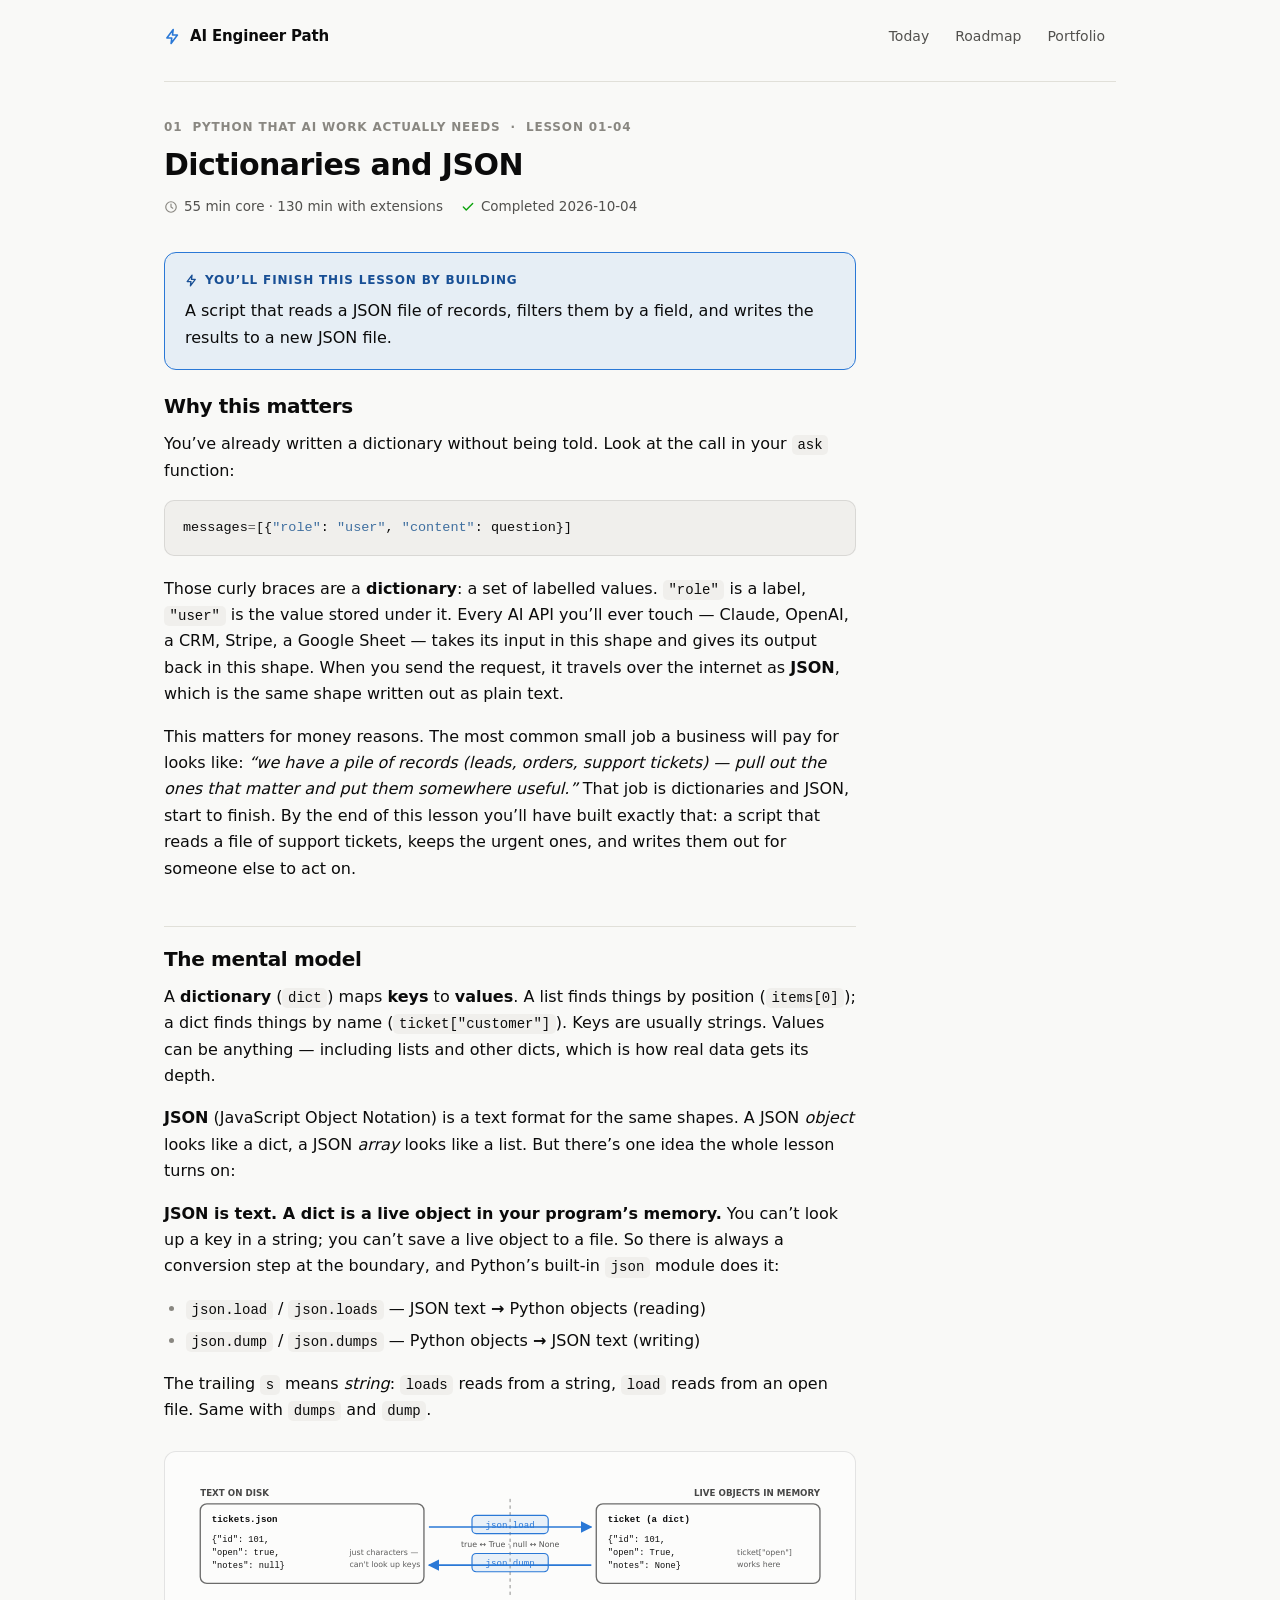
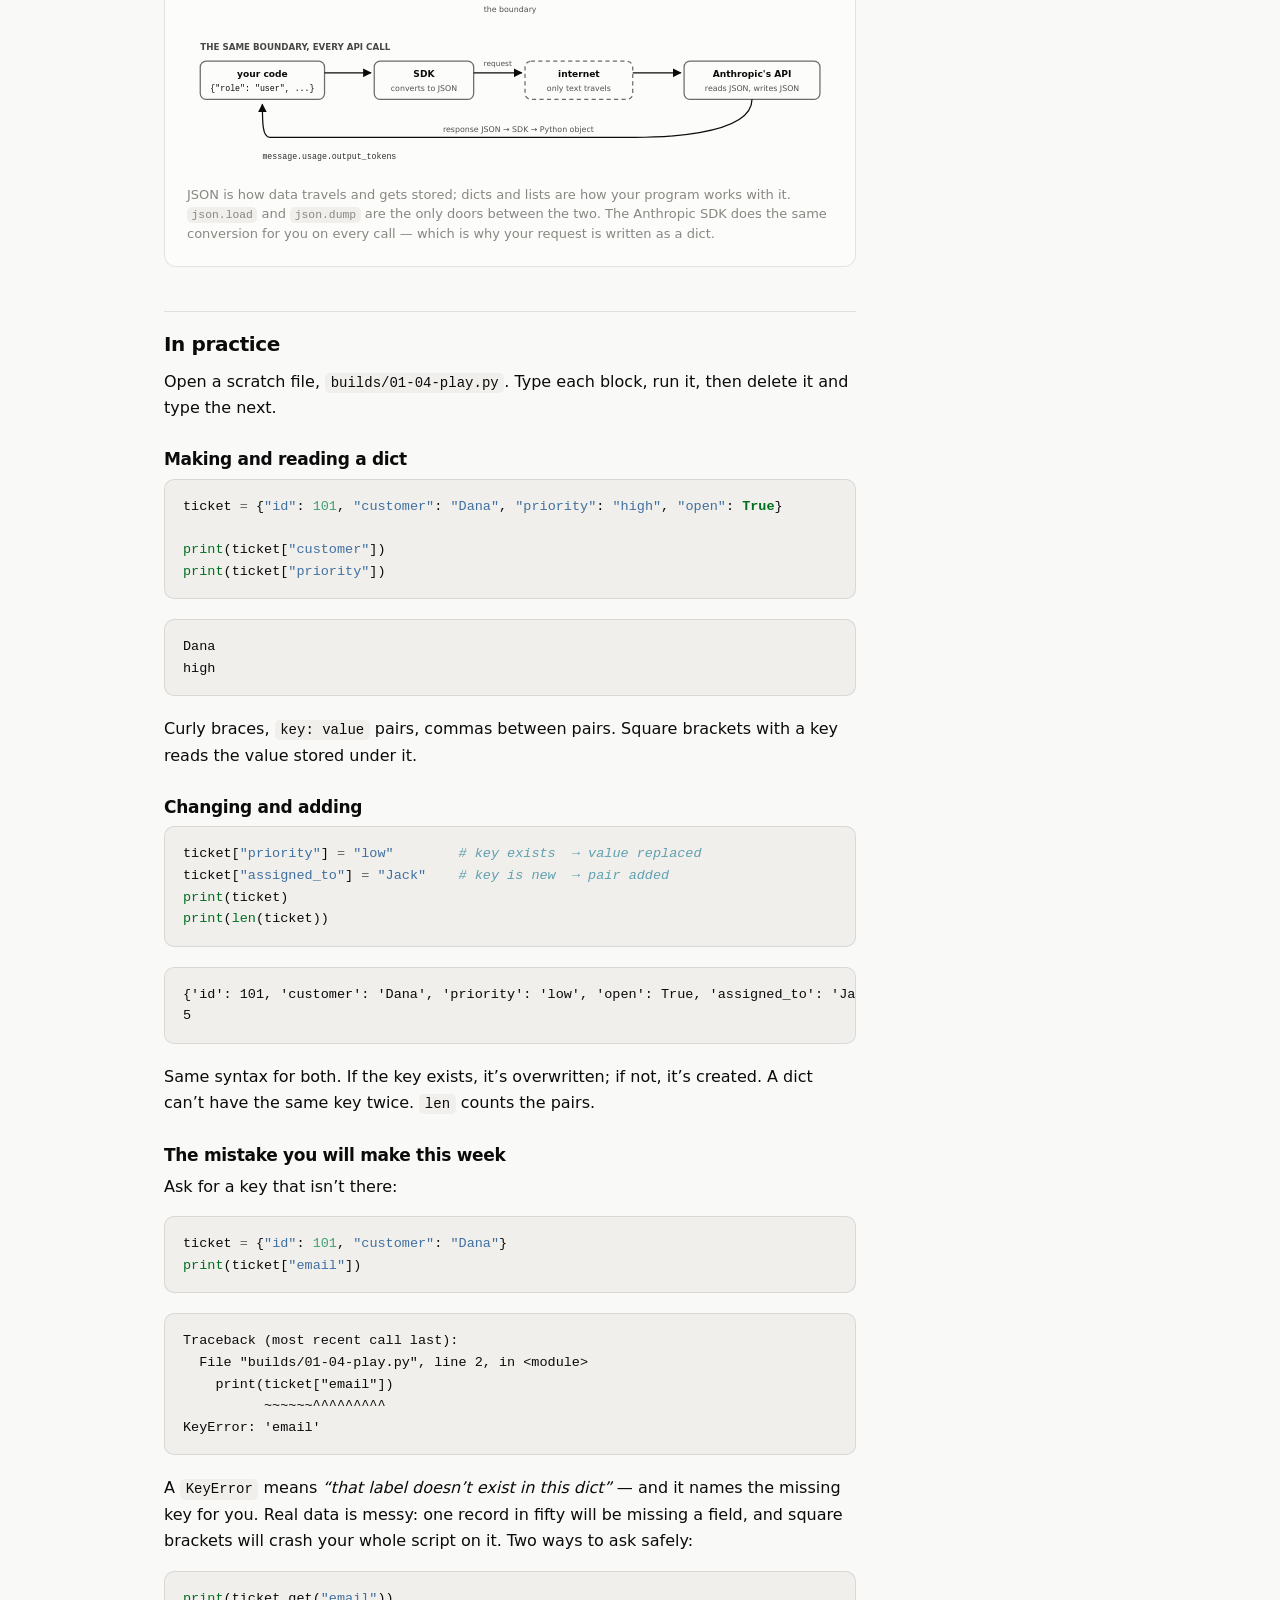
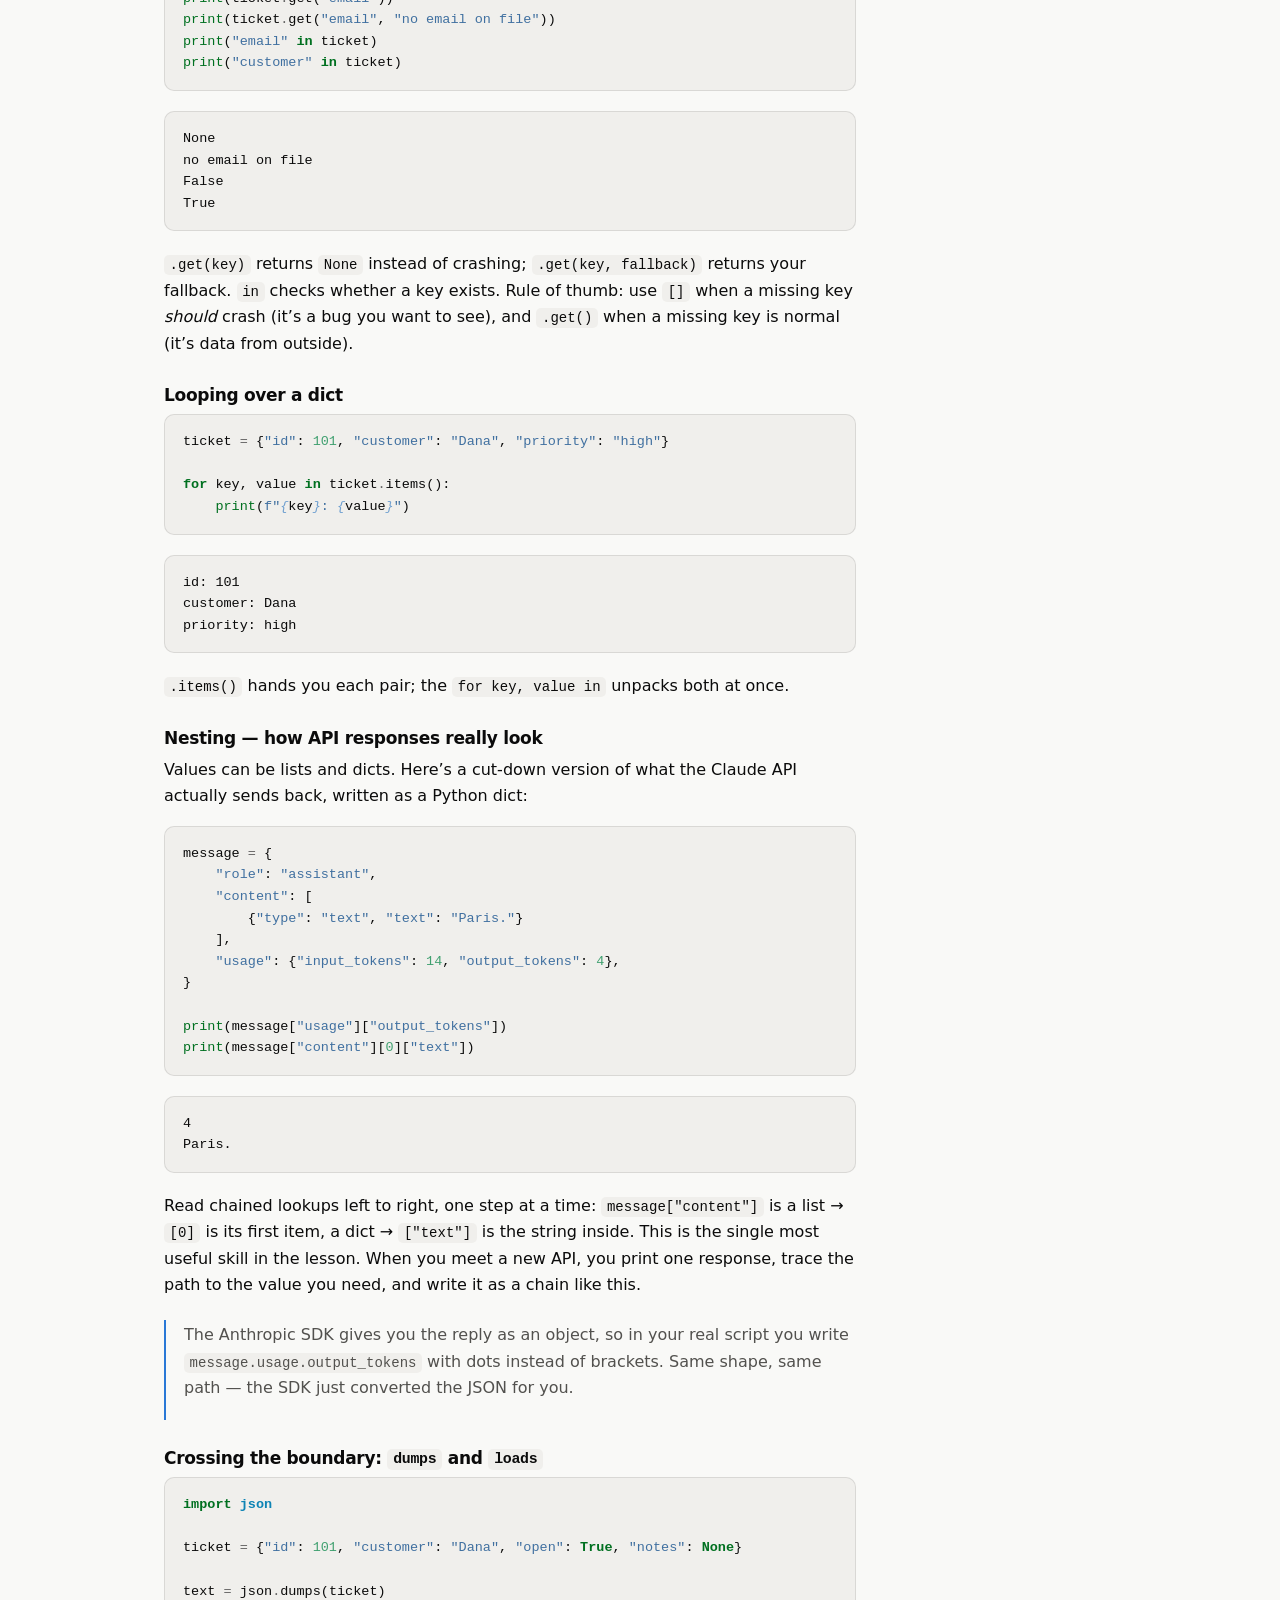
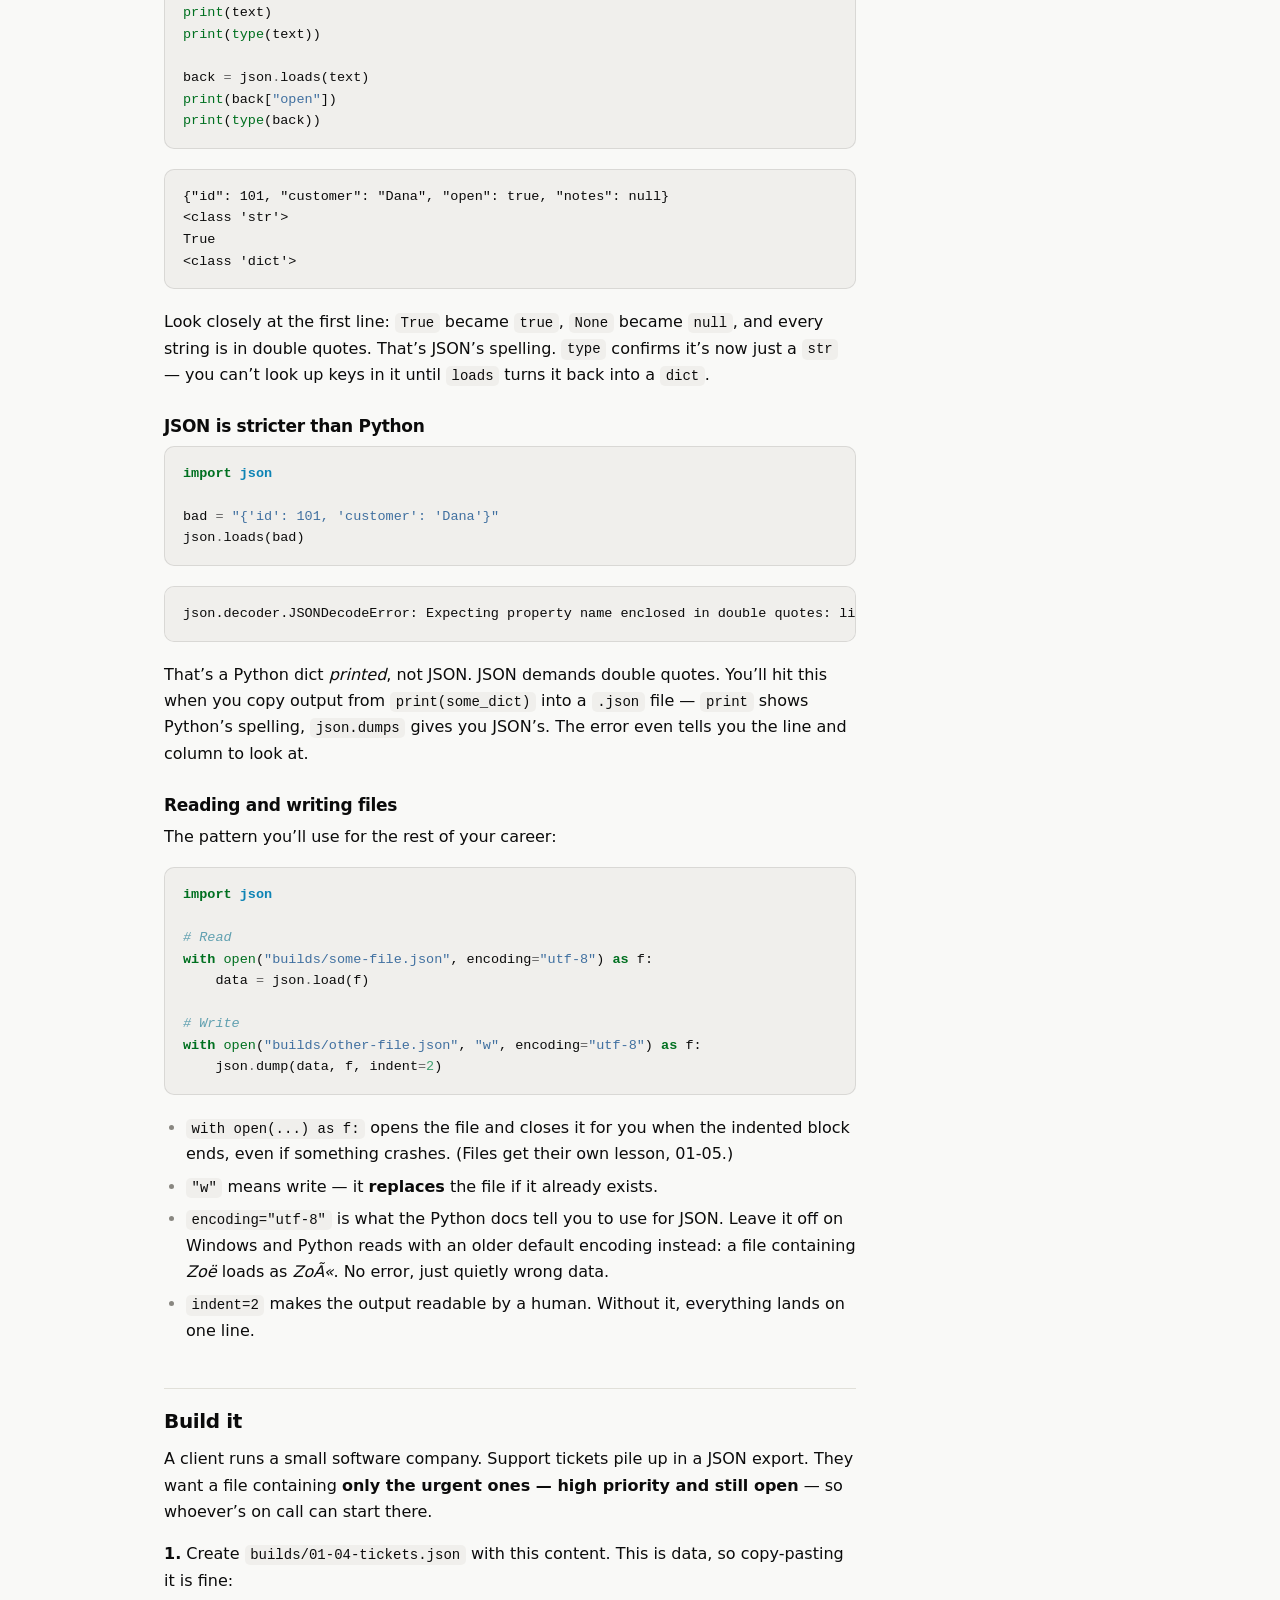
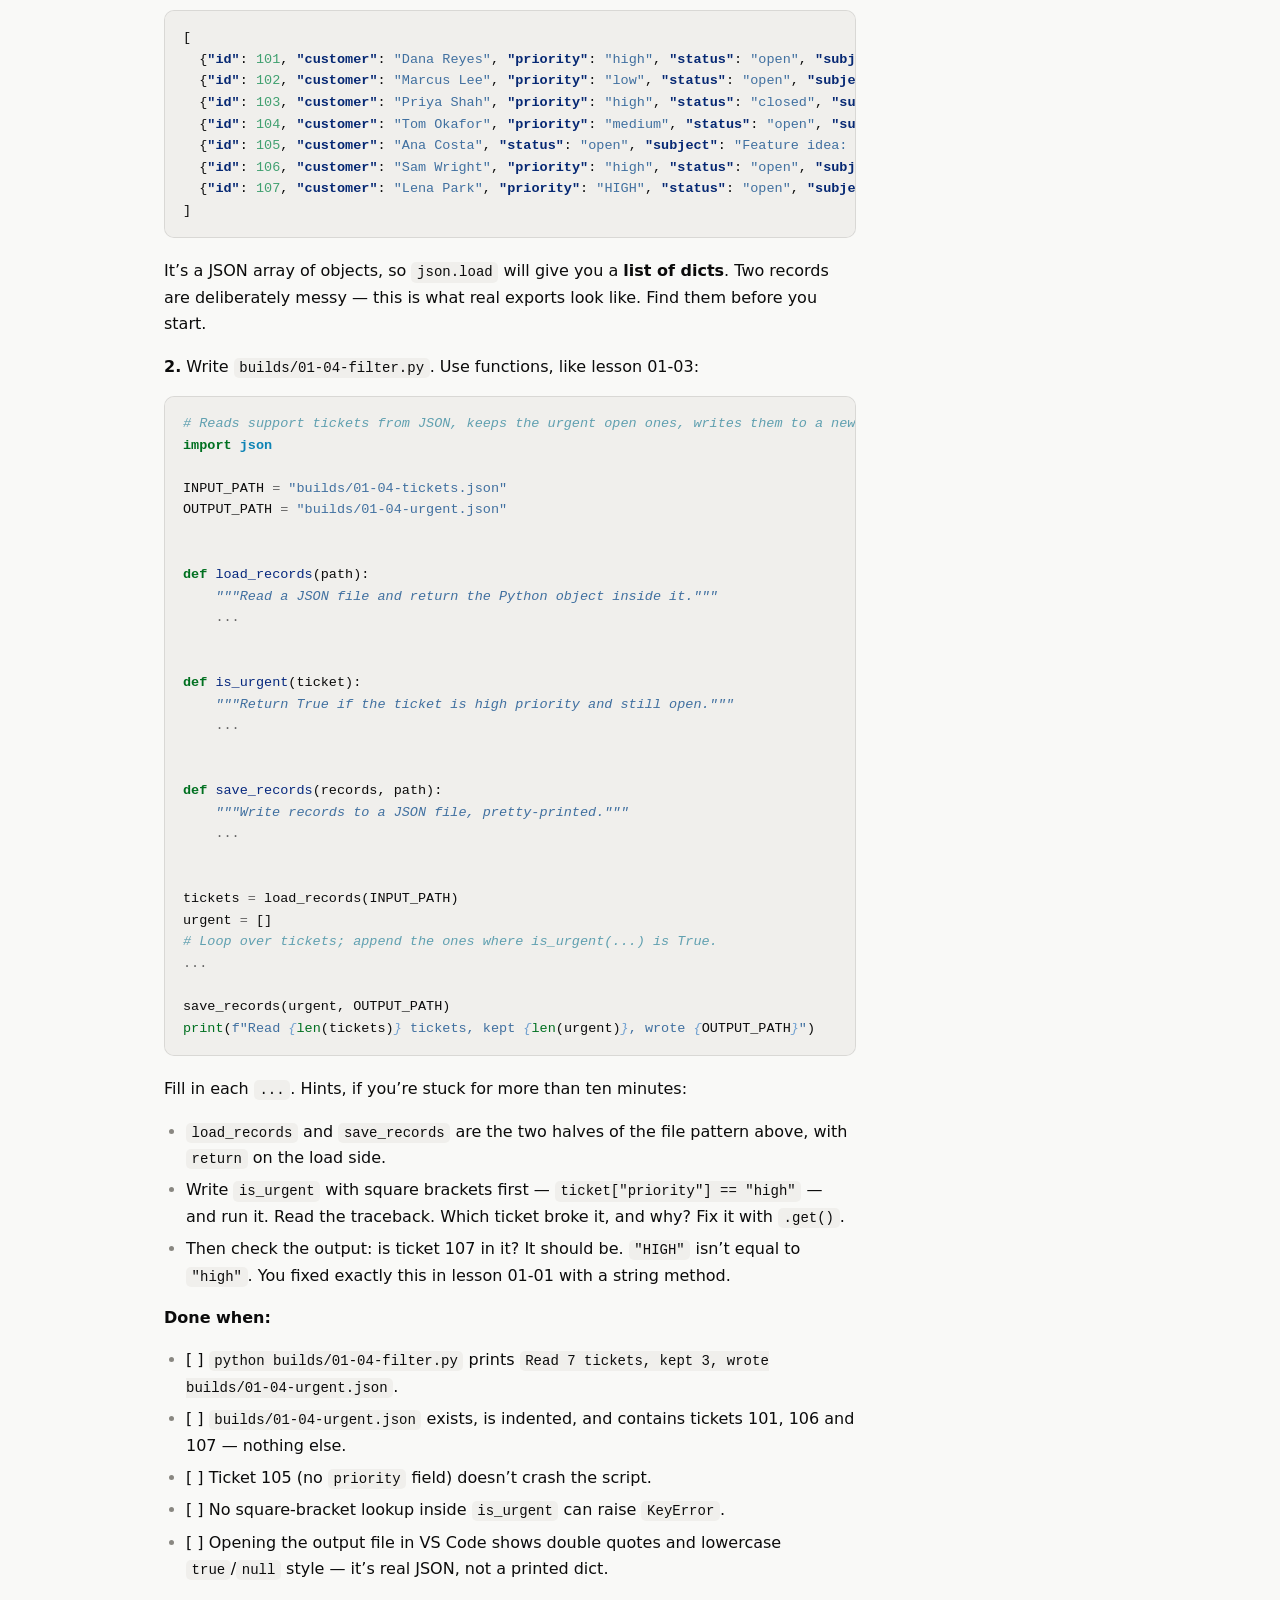
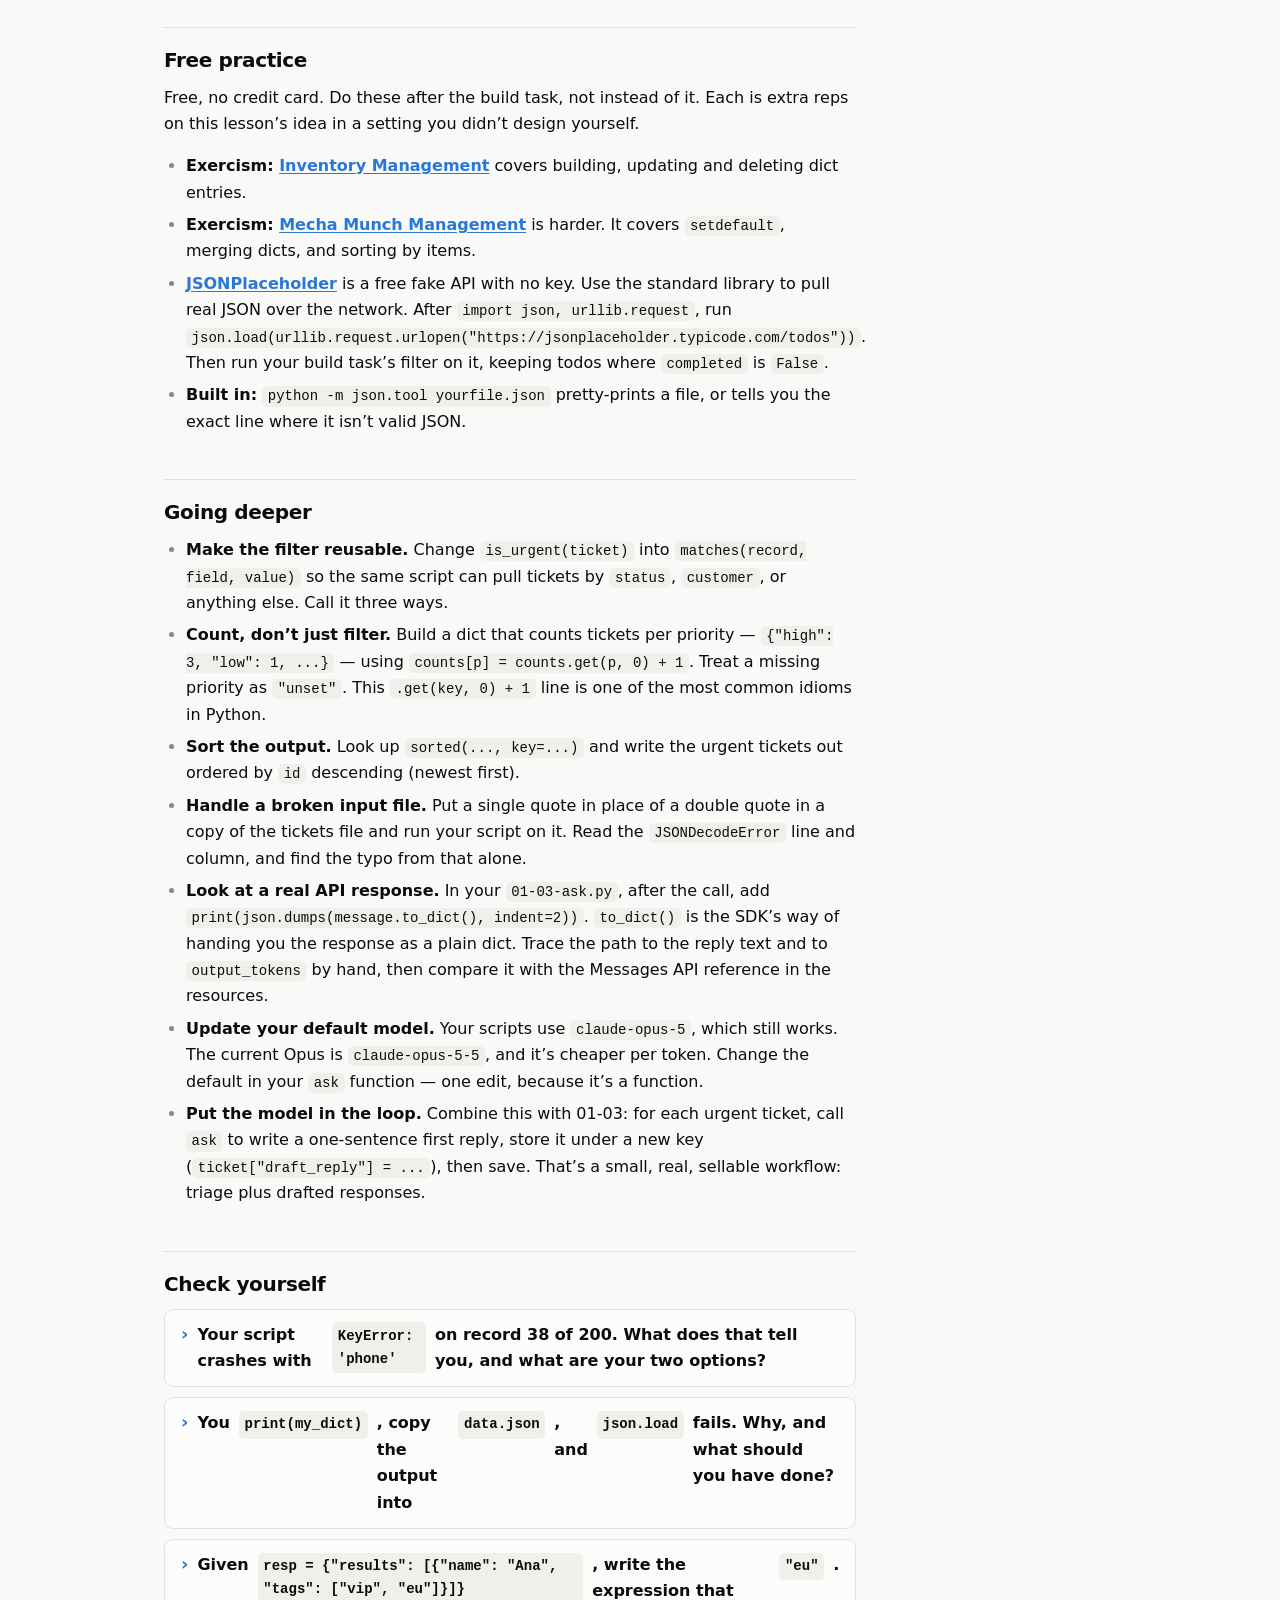
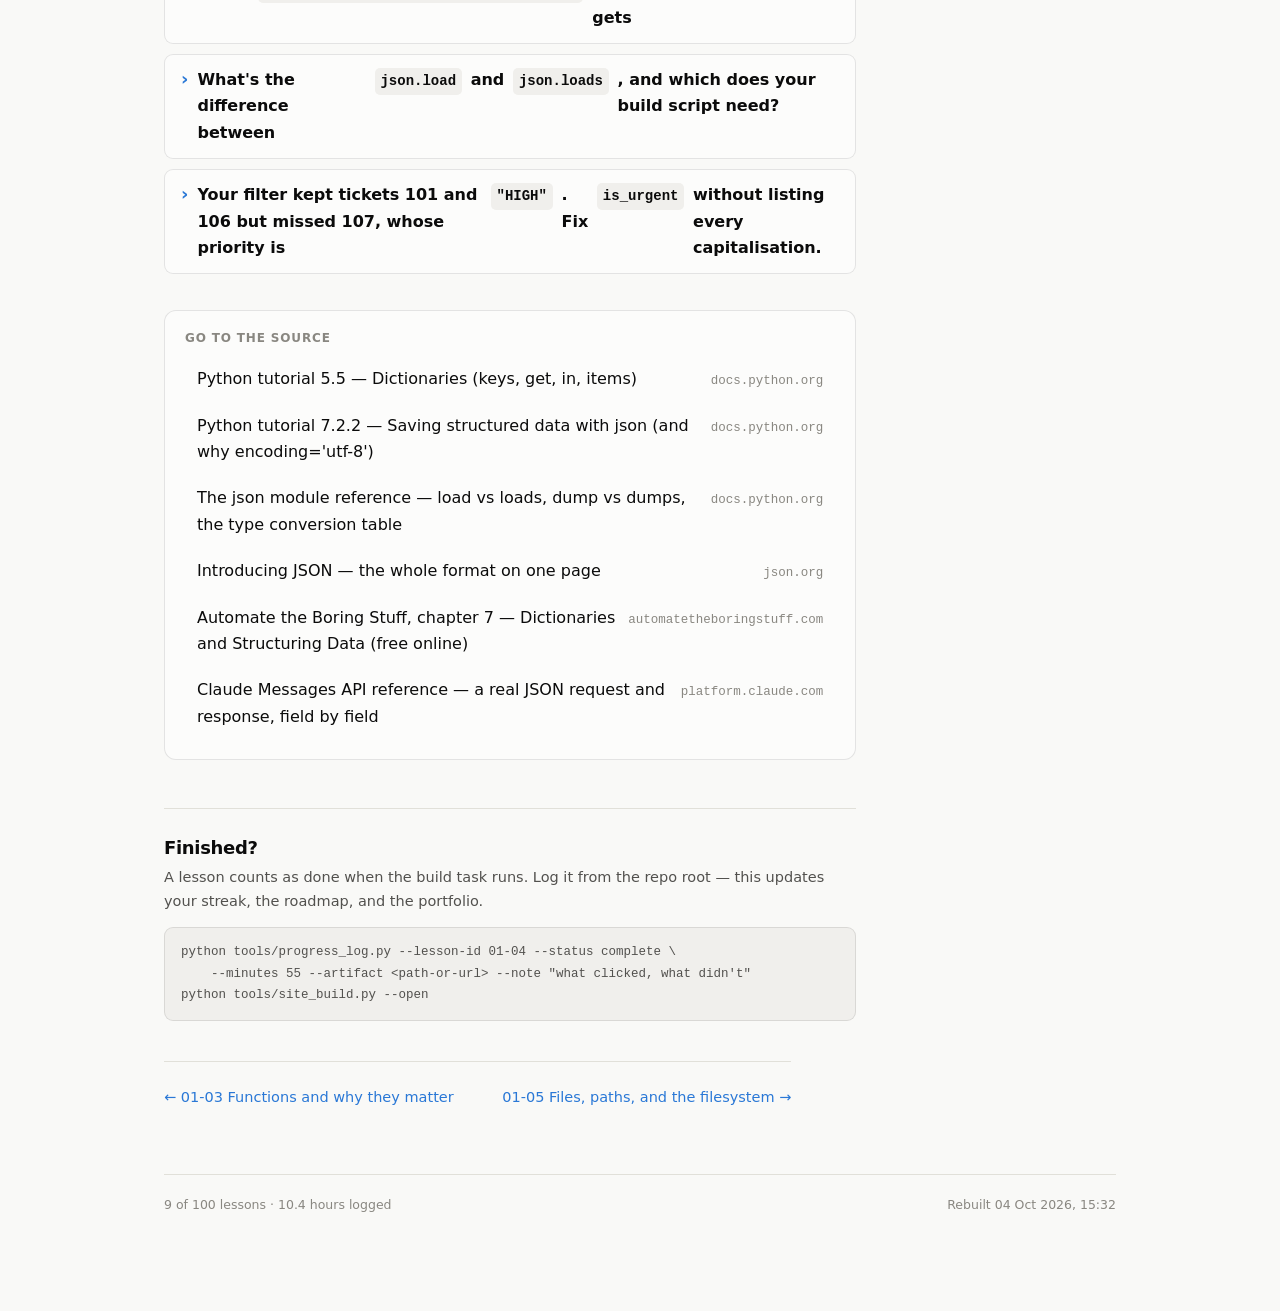
<file: docs/lessons/01-04-dictionaries-and-json.html>
<!doctype html>
<html lang="en">
<head>
<meta charset="utf-8">
<meta name="viewport" content="width=device-width, initial-scale=1">
<title>Dictionaries and JSON &middot; AI Engineer Path</title>
<link rel="stylesheet" href="../assets/app.css">
<link rel="stylesheet" href="../assets/code.css">
<link rel="icon" href="data:image/svg+xml,<svg xmlns='http://www.w3.org/2000/svg' viewBox='0 0 100 100'><text y='.9em' font-size='90'>&#9889;</text></svg>">
</head>
<body>
<div class="shell">

  <header class="topbar">
    <a class="topbar__mark" href="../index.html">
      <svg width="17" height="17" viewBox="0 0 24 24" fill="none" stroke="currentColor" stroke-width="2.2" stroke-linecap="round" stroke-linejoin="round" aria-hidden="true">
        <path d="M13 2 4 14h7l-1 8 9-12h-7l1-8Z"/>
      </svg>
      AI Engineer Path
    </a>
    <nav>
      <a href="../index.html">Today</a>
      <a href="../roadmap.html">Roadmap</a>
      <a href="../portfolio.html">Portfolio</a>
    </nav>
  </header>

  <main>

<article class="lesson">

  <div class="lesson__head">
    <p class="eyebrow"><a href="../roadmap.html" style="color:inherit;text-decoration:none">01 &nbsp;Python that AI work actually needs</a> &nbsp;&middot;&nbsp; Lesson 01-04</p>
    <h1>Dictionaries and JSON</h1>
    <div class="lesson__meta">
      <span>
        <svg width="14" height="14" viewBox="0 0 24 24" fill="none" stroke="currentColor" stroke-width="2" stroke-linecap="round" aria-hidden="true"><circle cx="12" cy="12" r="9"/><path d="M12 7v5l3 2"/></svg>
        55 min core &middot; 130 min with extensions      </span>
      <span>
        <svg width="14" height="14" viewBox="0 0 24 24" fill="none" stroke="#0ca30c" stroke-width="2.4" stroke-linecap="round" stroke-linejoin="round" aria-hidden="true"><path d="m4 12 5 5L20 6"/></svg>
        Completed 2026-10-04
      </span>
    </div>
  </div>

  <div class="callout callout--build">
    <div class="callout__label">
      <svg width="13" height="13" viewBox="0 0 24 24" fill="none" stroke="currentColor" stroke-width="2.4" stroke-linecap="round" stroke-linejoin="round" aria-hidden="true"><path d="M13 2 4 14h7l-1 8 9-12h-7l1-8Z"/></svg>
      You&rsquo;ll finish this lesson by building
    </div>
    <p style="margin:0">A script that reads a JSON file of records, filters them by a field, and writes the results to a new JSON file.</p>
  </div>

  <div class="prose">
<h2>Why this matters</h2>
<p>You&rsquo;ve already written a dictionary without being told. Look at the call in
your <code>ask</code> function:</p>
<div class="codehilite"><pre><span></span><code><span class="n">messages</span><span class="o">=</span><span class="p">[{</span><span class="s2">"role"</span><span class="p">:</span> <span class="s2">"user"</span><span class="p">,</span> <span class="s2">"content"</span><span class="p">:</span> <span class="n">question</span><span class="p">}]</span>
</code></pre></div>

<p>Those curly braces are a <strong>dictionary</strong>: a set of labelled values. <code>"role"</code> is
a label, <code>"user"</code> is the value stored under it. Every AI API you&rsquo;ll ever touch —
Claude, OpenAI, a CRM, Stripe, a Google Sheet — takes its input in this shape and
gives its output back in this shape. When you send the request, it travels over
the internet as <strong>JSON</strong>, which is the same shape written out as plain text.</p>
<p>This matters for money reasons. The most common small job a business will pay
for looks like: <em>&ldquo;we have a pile of records (leads, orders, support tickets) —
pull out the ones that matter and put them somewhere useful.&rdquo;</em> That job is
dictionaries and JSON, start to finish. By the end of this lesson you&rsquo;ll have
built exactly that: a script that reads a file of support tickets, keeps the
urgent ones, and writes them out for someone else to act on.</p>
<h2>The mental model</h2>
<p>A <strong>dictionary</strong> (<code>dict</code>) maps <strong>keys</strong> to <strong>values</strong>. A list finds things by
position (<code>items[0]</code>); a dict finds things by name (<code>ticket["customer"]</code>). Keys
are usually strings. Values can be anything — including lists and other dicts,
which is how real data gets its depth.</p>
<p><strong>JSON</strong> (JavaScript Object Notation) is a text format for the same shapes. A
JSON <em>object</em> looks like a dict, a JSON <em>array</em> looks like a list. But there&rsquo;s
one idea the whole lesson turns on:</p>
<p><strong>JSON is text. A dict is a live object in your program&rsquo;s memory.</strong> You can&rsquo;t
look up a key in a string; you can&rsquo;t save a live object to a file. So there is
always a conversion step at the boundary, and Python&rsquo;s built-in <code>json</code> module
does it:</p>
<ul>
<li><code>json.load</code> / <code>json.loads</code> — JSON text <strong>→</strong> Python objects (reading)</li>
<li><code>json.dump</code> / <code>json.dumps</code> — Python objects <strong>→</strong> JSON text (writing)</li>
</ul>
<p>The trailing <code>s</code> means <em>string</em>: <code>loads</code> reads from a string, <code>load</code> reads from
an open file. Same with <code>dumps</code> and <code>dump</code>.</p>
<figure class="figure">
<svg viewBox="0 0 780 360" role="img" aria-label="A diagram of the boundary between JSON text and Python objects. On the left, a box labelled tickets.json, text on disk, shows a line of JSON with double-quoted keys, the word true in lowercase and the word null. On the right, a box labelled Python memory, live objects, shows the same record as a Python dict with True capitalised and None. Two accented arrows cross the boundary in the middle: the upper one, labelled json.load, goes from the file to memory; the lower one, labelled json.dump, goes from memory back to a file. A note says the conversion changes true to True and null to None. Below, a second row shows the same boundary for an API call: your dict passes through the SDK, which converts it to JSON, travels over the internet to Anthropic, and the JSON reply comes back through the SDK into a Python object you read with keys and dots.">
  <defs>
    <marker id="j-ar" viewBox="0 0 10 10" refX="9" refY="5" markerWidth="7" markerHeight="7" orient="auto-start-reverse">
      <path d="M0 0 L10 5 L0 10 z" fill="currentColor"/>
    </marker>
    <marker id="j-ar-a" viewBox="0 0 10 10" refX="9" refY="5" markerWidth="7" markerHeight="7" orient="auto-start-reverse">
      <path d="M0 0 L10 5 L0 10 z" fill="var(--accent)"/>
    </marker>
  </defs>

  <g font-family="system-ui, sans-serif" font-size="12" fill="currentColor">


    <text x="16" y="26" font-size="10.5" font-weight="600" opacity="0.75">TEXT ON DISK</text>
    <rect x="16" y="36" width="270" height="96" rx="8" fill="none" stroke="currentColor" stroke-width="1.6" opacity="0.6"/>
    <text x="30" y="58" font-family="ui-monospace, monospace" font-size="11" font-weight="600">tickets.json</text>
    <text x="30" y="82" font-family="ui-monospace, monospace" font-size="10.5">{"id": 101,</text>
    <text x="30" y="98" font-family="ui-monospace, monospace" font-size="10.5"> "open": true,</text>
    <text x="30" y="114" font-family="ui-monospace, monospace" font-size="10.5"> "notes": null}</text>
    <text x="196" y="98" font-size="9.5" opacity="0.65">just characters —</text>
    <text x="196" y="112" font-size="9.5" opacity="0.65">can't look up keys</text>

    <text x="764" y="26" text-anchor="end" font-size="10.5" font-weight="600" opacity="0.75">LIVE OBJECTS IN MEMORY</text>
    <rect x="494" y="36" width="270" height="96" rx="8" fill="none" stroke="currentColor" stroke-width="1.6" opacity="0.6"/>
    <text x="508" y="58" font-family="ui-monospace, monospace" font-size="11" font-weight="600">ticket  (a dict)</text>
    <text x="508" y="82" font-family="ui-monospace, monospace" font-size="10.5">{"id": 101,</text>
    <text x="508" y="98" font-family="ui-monospace, monospace" font-size="10.5"> "open": True,</text>
    <text x="508" y="114" font-family="ui-monospace, monospace" font-size="10.5"> "notes": None}</text>
    <text x="664" y="98" font-size="9.5" opacity="0.65">ticket["open"]</text>
    <text x="664" y="112" font-size="9.5" opacity="0.65">works here</text>

    <line x1="390" y1="30" x2="390" y2="150" stroke="currentColor" stroke-width="1.2" stroke-dasharray="4 4" opacity="0.45"/>
    <text x="390" y="166" text-anchor="middle" font-size="9.5" opacity="0.7">the boundary</text>

    <path d="M 292 64 L 488 64" fill="none" stroke="var(--accent)" stroke-width="2" marker-end="url(#j-ar-a)"/>
    <rect x="344" y="50" width="92" height="22" rx="5" fill="var(--accent-tint)" stroke="var(--accent)" stroke-width="1.4"/>
    <text x="390" y="65" text-anchor="middle" font-family="ui-monospace, monospace" font-size="11" fill="var(--accent)">json.load</text>

    <path d="M 488 110 L 292 110" fill="none" stroke="var(--accent)" stroke-width="2" marker-end="url(#j-ar-a)"/>
    <rect x="344" y="96" width="92" height="22" rx="5" fill="var(--accent-tint)" stroke="var(--accent)" stroke-width="1.4"/>
    <text x="390" y="111" text-anchor="middle" font-family="ui-monospace, monospace" font-size="11" fill="var(--accent)">json.dump</text>
    <text x="390" y="88" text-anchor="middle" font-size="9.5" opacity="0.7">true ↔ True · null ↔ None</text>


    <text x="16" y="212" font-size="10.5" font-weight="600" opacity="0.75">THE SAME BOUNDARY, EVERY API CALL</text>

    <rect x="16" y="226" width="150" height="46" rx="7" fill="none" stroke="currentColor" stroke-width="1.5" opacity="0.6"/>
    <text x="91" y="245" text-anchor="middle" font-size="11" font-weight="600">your code</text>
    <text x="91" y="262" text-anchor="middle" font-family="ui-monospace, monospace" font-size="10">{"role": "user", ...}</text>

    <rect x="226" y="226" width="120" height="46" rx="7" fill="none" stroke="currentColor" stroke-width="1.5" opacity="0.6"/>
    <text x="286" y="245" text-anchor="middle" font-size="11" font-weight="600">SDK</text>
    <text x="286" y="262" text-anchor="middle" font-size="9.5" opacity="0.7">converts to JSON</text>

    <rect x="408" y="226" width="130" height="46" rx="7" fill="none" stroke="currentColor" stroke-width="1.5" stroke-dasharray="5 4" opacity="0.6"/>
    <text x="473" y="245" text-anchor="middle" font-size="11" font-weight="600">internet</text>
    <text x="473" y="262" text-anchor="middle" font-size="9.5" opacity="0.7">only text travels</text>

    <rect x="600" y="226" width="164" height="46" rx="7" fill="none" stroke="currentColor" stroke-width="1.5" opacity="0.6"/>
    <text x="682" y="245" text-anchor="middle" font-size="11" font-weight="600">Anthropic's API</text>
    <text x="682" y="262" text-anchor="middle" font-size="9.5" opacity="0.7">reads JSON, writes JSON</text>

    <path d="M 166 240 L 222 240" stroke="currentColor" stroke-width="1.5" marker-end="url(#j-ar)"/>
    <path d="M 346 240 L 404 240" stroke="currentColor" stroke-width="1.5" marker-end="url(#j-ar)"/>
    <path d="M 538 240 L 596 240" stroke="currentColor" stroke-width="1.5" marker-end="url(#j-ar)"/>
    <text x="375" y="232" text-anchor="middle" font-size="9" opacity="0.7">request</text>

    <path d="M 682 272 C 682 318, 560 318, 540 318 L 100 318 C 91 318, 91 300, 91 278" fill="none" stroke="currentColor" stroke-width="1.5" marker-end="url(#j-ar)"/>
    <text x="400" y="312" text-anchor="middle" font-size="9.5" opacity="0.7">response JSON → SDK → Python object</text>
    <text x="91" y="344" font-family="ui-monospace, monospace" font-size="10" text-anchor="start" opacity="0.85">message.usage.output_tokens</text>
  </g>
</svg>
<figcaption>JSON is how data travels and gets stored; dicts and lists are how your
program works with it. <code>json.load</code> and <code>json.dump</code> are the
only doors between the two. The Anthropic SDK does the same conversion for you on
every call — which is why your request is written as a dict.</figcaption>
</figure>

<h2>In practice</h2>
<p>Open a scratch file, <code>builds/01-04-play.py</code>. Type each block, run it, then
delete it and type the next.</p>
<h3>Making and reading a dict</h3>
<div class="codehilite"><pre><span></span><code><span class="n">ticket</span> <span class="o">=</span> <span class="p">{</span><span class="s2">"id"</span><span class="p">:</span> <span class="mi">101</span><span class="p">,</span> <span class="s2">"customer"</span><span class="p">:</span> <span class="s2">"Dana"</span><span class="p">,</span> <span class="s2">"priority"</span><span class="p">:</span> <span class="s2">"high"</span><span class="p">,</span> <span class="s2">"open"</span><span class="p">:</span> <span class="kc">True</span><span class="p">}</span>

<span class="nb">print</span><span class="p">(</span><span class="n">ticket</span><span class="p">[</span><span class="s2">"customer"</span><span class="p">])</span>
<span class="nb">print</span><span class="p">(</span><span class="n">ticket</span><span class="p">[</span><span class="s2">"priority"</span><span class="p">])</span>
</code></pre></div>

<div class="codehilite"><pre><span></span><code>Dana
high
</code></pre></div>

<p>Curly braces, <code>key: value</code> pairs, commas between pairs. Square brackets with a
key reads the value stored under it.</p>
<h3>Changing and adding</h3>
<div class="codehilite"><pre><span></span><code><span class="n">ticket</span><span class="p">[</span><span class="s2">"priority"</span><span class="p">]</span> <span class="o">=</span> <span class="s2">"low"</span>        <span class="c1"># key exists  → value replaced</span>
<span class="n">ticket</span><span class="p">[</span><span class="s2">"assigned_to"</span><span class="p">]</span> <span class="o">=</span> <span class="s2">"Jack"</span>    <span class="c1"># key is new  → pair added</span>
<span class="nb">print</span><span class="p">(</span><span class="n">ticket</span><span class="p">)</span>
<span class="nb">print</span><span class="p">(</span><span class="nb">len</span><span class="p">(</span><span class="n">ticket</span><span class="p">))</span>
</code></pre></div>

<div class="codehilite"><pre><span></span><code>{'id': 101, 'customer': 'Dana', 'priority': 'low', 'open': True, 'assigned_to': 'Jack'}
5
</code></pre></div>

<p>Same syntax for both. If the key exists, it&rsquo;s overwritten; if not, it&rsquo;s
created. A dict can&rsquo;t have the same key twice. <code>len</code> counts the pairs.</p>
<h3>The mistake you will make this week</h3>
<p>Ask for a key that isn&rsquo;t there:</p>
<div class="codehilite"><pre><span></span><code><span class="n">ticket</span> <span class="o">=</span> <span class="p">{</span><span class="s2">"id"</span><span class="p">:</span> <span class="mi">101</span><span class="p">,</span> <span class="s2">"customer"</span><span class="p">:</span> <span class="s2">"Dana"</span><span class="p">}</span>
<span class="nb">print</span><span class="p">(</span><span class="n">ticket</span><span class="p">[</span><span class="s2">"email"</span><span class="p">])</span>
</code></pre></div>

<div class="codehilite"><pre><span></span><code>Traceback (most recent call last):
  File "builds/01-04-play.py", line 2, in &lt;module&gt;
    print(ticket["email"])
          ~~~~~~^^^^^^^^^
KeyError: 'email'
</code></pre></div>

<p>A <code>KeyError</code> means <em>&ldquo;that label doesn&rsquo;t exist in this dict&rdquo;</em> — and it names the
missing key for you. Real data is messy: one record in fifty will be missing a
field, and square brackets will crash your whole script on it. Two ways to ask
safely:</p>
<div class="codehilite"><pre><span></span><code><span class="nb">print</span><span class="p">(</span><span class="n">ticket</span><span class="o">.</span><span class="n">get</span><span class="p">(</span><span class="s2">"email"</span><span class="p">))</span>
<span class="nb">print</span><span class="p">(</span><span class="n">ticket</span><span class="o">.</span><span class="n">get</span><span class="p">(</span><span class="s2">"email"</span><span class="p">,</span> <span class="s2">"no email on file"</span><span class="p">))</span>
<span class="nb">print</span><span class="p">(</span><span class="s2">"email"</span> <span class="ow">in</span> <span class="n">ticket</span><span class="p">)</span>
<span class="nb">print</span><span class="p">(</span><span class="s2">"customer"</span> <span class="ow">in</span> <span class="n">ticket</span><span class="p">)</span>
</code></pre></div>

<div class="codehilite"><pre><span></span><code>None
no email on file
False
True
</code></pre></div>

<p><code>.get(key)</code> returns <code>None</code> instead of crashing; <code>.get(key, fallback)</code> returns
your fallback. <code>in</code> checks whether a key exists. Rule of thumb: use <code>[]</code> when a
missing key <em>should</em> crash (it&rsquo;s a bug you want to see), and <code>.get()</code> when a
missing key is normal (it&rsquo;s data from outside).</p>
<h3>Looping over a dict</h3>
<div class="codehilite"><pre><span></span><code><span class="n">ticket</span> <span class="o">=</span> <span class="p">{</span><span class="s2">"id"</span><span class="p">:</span> <span class="mi">101</span><span class="p">,</span> <span class="s2">"customer"</span><span class="p">:</span> <span class="s2">"Dana"</span><span class="p">,</span> <span class="s2">"priority"</span><span class="p">:</span> <span class="s2">"high"</span><span class="p">}</span>

<span class="k">for</span> <span class="n">key</span><span class="p">,</span> <span class="n">value</span> <span class="ow">in</span> <span class="n">ticket</span><span class="o">.</span><span class="n">items</span><span class="p">():</span>
    <span class="nb">print</span><span class="p">(</span><span class="sa">f</span><span class="s2">"</span><span class="si">{</span><span class="n">key</span><span class="si">}</span><span class="s2">: </span><span class="si">{</span><span class="n">value</span><span class="si">}</span><span class="s2">"</span><span class="p">)</span>
</code></pre></div>

<div class="codehilite"><pre><span></span><code>id: 101
customer: Dana
priority: high
</code></pre></div>

<p><code>.items()</code> hands you each pair; the <code>for key, value in</code> unpacks both at once.</p>
<h3>Nesting — how API responses really look</h3>
<p>Values can be lists and dicts. Here&rsquo;s a cut-down version of what the Claude API
actually sends back, written as a Python dict:</p>
<div class="codehilite"><pre><span></span><code><span class="n">message</span> <span class="o">=</span> <span class="p">{</span>
    <span class="s2">"role"</span><span class="p">:</span> <span class="s2">"assistant"</span><span class="p">,</span>
    <span class="s2">"content"</span><span class="p">:</span> <span class="p">[</span>
        <span class="p">{</span><span class="s2">"type"</span><span class="p">:</span> <span class="s2">"text"</span><span class="p">,</span> <span class="s2">"text"</span><span class="p">:</span> <span class="s2">"Paris."</span><span class="p">}</span>
    <span class="p">],</span>
    <span class="s2">"usage"</span><span class="p">:</span> <span class="p">{</span><span class="s2">"input_tokens"</span><span class="p">:</span> <span class="mi">14</span><span class="p">,</span> <span class="s2">"output_tokens"</span><span class="p">:</span> <span class="mi">4</span><span class="p">},</span>
<span class="p">}</span>

<span class="nb">print</span><span class="p">(</span><span class="n">message</span><span class="p">[</span><span class="s2">"usage"</span><span class="p">][</span><span class="s2">"output_tokens"</span><span class="p">])</span>
<span class="nb">print</span><span class="p">(</span><span class="n">message</span><span class="p">[</span><span class="s2">"content"</span><span class="p">][</span><span class="mi">0</span><span class="p">][</span><span class="s2">"text"</span><span class="p">])</span>
</code></pre></div>

<div class="codehilite"><pre><span></span><code>4
Paris.
</code></pre></div>

<p>Read chained lookups left to right, one step at a time:
<code>message["content"]</code> is a list → <code>[0]</code> is its first item, a dict →
<code>["text"]</code> is the string inside. This is the single most useful skill in the
lesson. When you meet a new API, you print one response, trace the path to the
value you need, and write it as a chain like this.</p>
<blockquote>
<p>The Anthropic SDK gives you the reply as an object, so in your real script you
write <code>message.usage.output_tokens</code> with dots instead of brackets. Same shape,
same path — the SDK just converted the JSON for you.</p>
</blockquote>
<h3>Crossing the boundary: <code>dumps</code> and <code>loads</code></h3>
<div class="codehilite"><pre><span></span><code><span class="kn">import</span><span class="w"> </span><span class="nn">json</span>

<span class="n">ticket</span> <span class="o">=</span> <span class="p">{</span><span class="s2">"id"</span><span class="p">:</span> <span class="mi">101</span><span class="p">,</span> <span class="s2">"customer"</span><span class="p">:</span> <span class="s2">"Dana"</span><span class="p">,</span> <span class="s2">"open"</span><span class="p">:</span> <span class="kc">True</span><span class="p">,</span> <span class="s2">"notes"</span><span class="p">:</span> <span class="kc">None</span><span class="p">}</span>

<span class="n">text</span> <span class="o">=</span> <span class="n">json</span><span class="o">.</span><span class="n">dumps</span><span class="p">(</span><span class="n">ticket</span><span class="p">)</span>
<span class="nb">print</span><span class="p">(</span><span class="n">text</span><span class="p">)</span>
<span class="nb">print</span><span class="p">(</span><span class="nb">type</span><span class="p">(</span><span class="n">text</span><span class="p">))</span>

<span class="n">back</span> <span class="o">=</span> <span class="n">json</span><span class="o">.</span><span class="n">loads</span><span class="p">(</span><span class="n">text</span><span class="p">)</span>
<span class="nb">print</span><span class="p">(</span><span class="n">back</span><span class="p">[</span><span class="s2">"open"</span><span class="p">])</span>
<span class="nb">print</span><span class="p">(</span><span class="nb">type</span><span class="p">(</span><span class="n">back</span><span class="p">))</span>
</code></pre></div>

<div class="codehilite"><pre><span></span><code>{"id": 101, "customer": "Dana", "open": true, "notes": null}
&lt;class 'str'&gt;
True
&lt;class 'dict'&gt;
</code></pre></div>

<p>Look closely at the first line: <code>True</code> became <code>true</code>, <code>None</code> became <code>null</code>, and
every string is in double quotes. That&rsquo;s JSON&rsquo;s spelling. <code>type</code> confirms it&rsquo;s
now just a <code>str</code> — you can&rsquo;t look up keys in it until <code>loads</code> turns it back into
a <code>dict</code>.</p>
<h3>JSON is stricter than Python</h3>
<div class="codehilite"><pre><span></span><code><span class="kn">import</span><span class="w"> </span><span class="nn">json</span>

<span class="n">bad</span> <span class="o">=</span> <span class="s2">"{'id': 101, 'customer': 'Dana'}"</span>
<span class="n">json</span><span class="o">.</span><span class="n">loads</span><span class="p">(</span><span class="n">bad</span><span class="p">)</span>
</code></pre></div>

<div class="codehilite"><pre><span></span><code>json.decoder.JSONDecodeError: Expecting property name enclosed in double quotes: line 1 column 2 (char 1)
</code></pre></div>

<p>That&rsquo;s a Python dict <em>printed</em>, not JSON. JSON demands double quotes. You&rsquo;ll
hit this when you copy output from <code>print(some_dict)</code> into a <code>.json</code> file —
<code>print</code> shows Python&rsquo;s spelling, <code>json.dumps</code> gives you JSON&rsquo;s. The error even
tells you the line and column to look at.</p>
<h3>Reading and writing files</h3>
<p>The pattern you&rsquo;ll use for the rest of your career:</p>
<div class="codehilite"><pre><span></span><code><span class="kn">import</span><span class="w"> </span><span class="nn">json</span>

<span class="c1"># Read</span>
<span class="k">with</span> <span class="nb">open</span><span class="p">(</span><span class="s2">"builds/some-file.json"</span><span class="p">,</span> <span class="n">encoding</span><span class="o">=</span><span class="s2">"utf-8"</span><span class="p">)</span> <span class="k">as</span> <span class="n">f</span><span class="p">:</span>
    <span class="n">data</span> <span class="o">=</span> <span class="n">json</span><span class="o">.</span><span class="n">load</span><span class="p">(</span><span class="n">f</span><span class="p">)</span>

<span class="c1"># Write</span>
<span class="k">with</span> <span class="nb">open</span><span class="p">(</span><span class="s2">"builds/other-file.json"</span><span class="p">,</span> <span class="s2">"w"</span><span class="p">,</span> <span class="n">encoding</span><span class="o">=</span><span class="s2">"utf-8"</span><span class="p">)</span> <span class="k">as</span> <span class="n">f</span><span class="p">:</span>
    <span class="n">json</span><span class="o">.</span><span class="n">dump</span><span class="p">(</span><span class="n">data</span><span class="p">,</span> <span class="n">f</span><span class="p">,</span> <span class="n">indent</span><span class="o">=</span><span class="mi">2</span><span class="p">)</span>
</code></pre></div>

<ul>
<li><code>with open(...) as f:</code> opens the file and closes it for you when the indented
  block ends, even if something crashes. (Files get their own lesson, 01-05.)</li>
<li><code>"w"</code> means write — it <strong>replaces</strong> the file if it already exists.</li>
<li><code>encoding="utf-8"</code> is what the Python docs tell you to use for JSON. Leave it
  off on Windows and Python reads with an older default encoding instead: a
  file containing <em>Zoë</em> loads as <em>ZoÃ«</em>. No error, just quietly wrong data.</li>
<li><code>indent=2</code> makes the output readable by a human. Without it, everything lands
  on one line.</li>
</ul>
<h2>Build it</h2>
<p>A client runs a small software company. Support tickets pile up in a JSON
export. They want a file containing <strong>only the urgent ones — high priority and
still open</strong> — so whoever&rsquo;s on call can start there.</p>
<p><strong>1.</strong> Create <code>builds/01-04-tickets.json</code> with this content. This is data, so
copy-pasting it is fine:</p>
<div class="codehilite"><pre><span></span><code><span class="p">[</span>
<span class="w">  </span><span class="p">{</span><span class="nt">"id"</span><span class="p">:</span><span class="w"> </span><span class="mi">101</span><span class="p">,</span><span class="w"> </span><span class="nt">"customer"</span><span class="p">:</span><span class="w"> </span><span class="s2">"Dana Reyes"</span><span class="p">,</span><span class="w"> </span><span class="nt">"priority"</span><span class="p">:</span><span class="w"> </span><span class="s2">"high"</span><span class="p">,</span><span class="w"> </span><span class="nt">"status"</span><span class="p">:</span><span class="w"> </span><span class="s2">"open"</span><span class="p">,</span><span class="w"> </span><span class="nt">"subject"</span><span class="p">:</span><span class="w"> </span><span class="s2">"Can't log in after password reset"</span><span class="p">},</span>
<span class="w">  </span><span class="p">{</span><span class="nt">"id"</span><span class="p">:</span><span class="w"> </span><span class="mi">102</span><span class="p">,</span><span class="w"> </span><span class="nt">"customer"</span><span class="p">:</span><span class="w"> </span><span class="s2">"Marcus Lee"</span><span class="p">,</span><span class="w"> </span><span class="nt">"priority"</span><span class="p">:</span><span class="w"> </span><span class="s2">"low"</span><span class="p">,</span><span class="w"> </span><span class="nt">"status"</span><span class="p">:</span><span class="w"> </span><span class="s2">"open"</span><span class="p">,</span><span class="w"> </span><span class="nt">"subject"</span><span class="p">:</span><span class="w"> </span><span class="s2">"How do I change my invoice email?"</span><span class="p">},</span>
<span class="w">  </span><span class="p">{</span><span class="nt">"id"</span><span class="p">:</span><span class="w"> </span><span class="mi">103</span><span class="p">,</span><span class="w"> </span><span class="nt">"customer"</span><span class="p">:</span><span class="w"> </span><span class="s2">"Priya Shah"</span><span class="p">,</span><span class="w"> </span><span class="nt">"priority"</span><span class="p">:</span><span class="w"> </span><span class="s2">"high"</span><span class="p">,</span><span class="w"> </span><span class="nt">"status"</span><span class="p">:</span><span class="w"> </span><span class="s2">"closed"</span><span class="p">,</span><span class="w"> </span><span class="nt">"subject"</span><span class="p">:</span><span class="w"> </span><span class="s2">"Double charged in August"</span><span class="p">},</span>
<span class="w">  </span><span class="p">{</span><span class="nt">"id"</span><span class="p">:</span><span class="w"> </span><span class="mi">104</span><span class="p">,</span><span class="w"> </span><span class="nt">"customer"</span><span class="p">:</span><span class="w"> </span><span class="s2">"Tom Okafor"</span><span class="p">,</span><span class="w"> </span><span class="nt">"priority"</span><span class="p">:</span><span class="w"> </span><span class="s2">"medium"</span><span class="p">,</span><span class="w"> </span><span class="nt">"status"</span><span class="p">:</span><span class="w"> </span><span class="s2">"open"</span><span class="p">,</span><span class="w"> </span><span class="nt">"subject"</span><span class="p">:</span><span class="w"> </span><span class="s2">"Export to CSV is slow"</span><span class="p">},</span>
<span class="w">  </span><span class="p">{</span><span class="nt">"id"</span><span class="p">:</span><span class="w"> </span><span class="mi">105</span><span class="p">,</span><span class="w"> </span><span class="nt">"customer"</span><span class="p">:</span><span class="w"> </span><span class="s2">"Ana Costa"</span><span class="p">,</span><span class="w"> </span><span class="nt">"status"</span><span class="p">:</span><span class="w"> </span><span class="s2">"open"</span><span class="p">,</span><span class="w"> </span><span class="nt">"subject"</span><span class="p">:</span><span class="w"> </span><span class="s2">"Feature idea: dark mode"</span><span class="p">},</span>
<span class="w">  </span><span class="p">{</span><span class="nt">"id"</span><span class="p">:</span><span class="w"> </span><span class="mi">106</span><span class="p">,</span><span class="w"> </span><span class="nt">"customer"</span><span class="p">:</span><span class="w"> </span><span class="s2">"Sam Wright"</span><span class="p">,</span><span class="w"> </span><span class="nt">"priority"</span><span class="p">:</span><span class="w"> </span><span class="s2">"high"</span><span class="p">,</span><span class="w"> </span><span class="nt">"status"</span><span class="p">:</span><span class="w"> </span><span class="s2">"open"</span><span class="p">,</span><span class="w"> </span><span class="nt">"subject"</span><span class="p">:</span><span class="w"> </span><span class="s2">"Whole team locked out since this morning"</span><span class="p">},</span>
<span class="w">  </span><span class="p">{</span><span class="nt">"id"</span><span class="p">:</span><span class="w"> </span><span class="mi">107</span><span class="p">,</span><span class="w"> </span><span class="nt">"customer"</span><span class="p">:</span><span class="w"> </span><span class="s2">"Lena Park"</span><span class="p">,</span><span class="w"> </span><span class="nt">"priority"</span><span class="p">:</span><span class="w"> </span><span class="s2">"HIGH"</span><span class="p">,</span><span class="w"> </span><span class="nt">"status"</span><span class="p">:</span><span class="w"> </span><span class="s2">"open"</span><span class="p">,</span><span class="w"> </span><span class="nt">"subject"</span><span class="p">:</span><span class="w"> </span><span class="s2">"Payment page shows an error"</span><span class="p">}</span>
<span class="p">]</span>
</code></pre></div>

<p>It&rsquo;s a JSON array of objects, so <code>json.load</code> will give you a <strong>list of dicts</strong>.
Two records are deliberately messy — this is what real exports look like. Find
them before you start.</p>
<p><strong>2.</strong> Write <code>builds/01-04-filter.py</code>. Use functions, like lesson 01-03:</p>
<div class="codehilite"><pre><span></span><code><span class="c1"># Reads support tickets from JSON, keeps the urgent open ones, writes them to a new file.</span>
<span class="kn">import</span><span class="w"> </span><span class="nn">json</span>

<span class="n">INPUT_PATH</span> <span class="o">=</span> <span class="s2">"builds/01-04-tickets.json"</span>
<span class="n">OUTPUT_PATH</span> <span class="o">=</span> <span class="s2">"builds/01-04-urgent.json"</span>


<span class="k">def</span><span class="w"> </span><span class="nf">load_records</span><span class="p">(</span><span class="n">path</span><span class="p">):</span>
<span class="w">    </span><span class="sd">"""Read a JSON file and return the Python object inside it."""</span>
    <span class="o">...</span>


<span class="k">def</span><span class="w"> </span><span class="nf">is_urgent</span><span class="p">(</span><span class="n">ticket</span><span class="p">):</span>
<span class="w">    </span><span class="sd">"""Return True if the ticket is high priority and still open."""</span>
    <span class="o">...</span>


<span class="k">def</span><span class="w"> </span><span class="nf">save_records</span><span class="p">(</span><span class="n">records</span><span class="p">,</span> <span class="n">path</span><span class="p">):</span>
<span class="w">    </span><span class="sd">"""Write records to a JSON file, pretty-printed."""</span>
    <span class="o">...</span>


<span class="n">tickets</span> <span class="o">=</span> <span class="n">load_records</span><span class="p">(</span><span class="n">INPUT_PATH</span><span class="p">)</span>
<span class="n">urgent</span> <span class="o">=</span> <span class="p">[]</span>
<span class="c1"># Loop over tickets; append the ones where is_urgent(...) is True.</span>
<span class="o">...</span>

<span class="n">save_records</span><span class="p">(</span><span class="n">urgent</span><span class="p">,</span> <span class="n">OUTPUT_PATH</span><span class="p">)</span>
<span class="nb">print</span><span class="p">(</span><span class="sa">f</span><span class="s2">"Read </span><span class="si">{</span><span class="nb">len</span><span class="p">(</span><span class="n">tickets</span><span class="p">)</span><span class="si">}</span><span class="s2"> tickets, kept </span><span class="si">{</span><span class="nb">len</span><span class="p">(</span><span class="n">urgent</span><span class="p">)</span><span class="si">}</span><span class="s2">, wrote </span><span class="si">{</span><span class="n">OUTPUT_PATH</span><span class="si">}</span><span class="s2">"</span><span class="p">)</span>
</code></pre></div>

<p>Fill in each <code>...</code>. Hints, if you&rsquo;re stuck for more than ten minutes:</p>
<ul>
<li><code>load_records</code> and <code>save_records</code> are the two halves of the file pattern
  above, with <code>return</code> on the load side.</li>
<li>Write <code>is_urgent</code> with square brackets first — <code>ticket["priority"] == "high"</code>
  — and run it. Read the traceback. Which ticket broke it, and why? Fix it with
  <code>.get()</code>.</li>
<li>Then check the output: is ticket 107 in it? It should be. <code>"HIGH"</code> isn&rsquo;t equal
  to <code>"high"</code>. You fixed exactly this in lesson 01-01 with a string method.</li>
</ul>
<p><strong>Done when:</strong></p>
<ul>
<li>[ ] <code>python builds/01-04-filter.py</code> prints <code>Read 7 tickets, kept 3, wrote builds/01-04-urgent.json</code>.</li>
<li>[ ] <code>builds/01-04-urgent.json</code> exists, is indented, and contains tickets 101, 106 and 107 — nothing else.</li>
<li>[ ] Ticket 105 (no <code>priority</code> field) doesn&rsquo;t crash the script.</li>
<li>[ ] No square-bracket lookup inside <code>is_urgent</code> can raise <code>KeyError</code>.</li>
<li>[ ] Opening the output file in VS Code shows double quotes and lowercase <code>true</code>/<code>null</code> style — it&rsquo;s real JSON, not a printed dict.</li>
</ul>
<h2>Free practice</h2>
<p>Free, no credit card. Do these after the build task, not instead of it. Each is extra reps on this lesson&rsquo;s idea in a setting you didn&rsquo;t design yourself.</p>
<ul>
<li><strong>Exercism: <a href="https://exercism.org/tracks/python/exercises/inventory-management">Inventory Management</a></strong> covers building, updating and
  deleting dict entries.</li>
<li><strong>Exercism: <a href="https://exercism.org/tracks/python/exercises/mecha-munch-management">Mecha Munch Management</a></strong> is harder. It covers <code>setdefault</code>,
  merging dicts, and sorting by items.</li>
<li><strong><a href="https://jsonplaceholder.typicode.com/">JSONPlaceholder</a></strong> is a free fake API with no key. Use the
  standard library to pull real JSON over the network. After
  <code>import json, urllib.request</code>, run
  <code>json.load(urllib.request.urlopen("https://jsonplaceholder.typicode.com/todos"))</code>.
  Then run your build task&rsquo;s filter on it, keeping todos where <code>completed</code> is <code>False</code>.</li>
<li><strong>Built in:</strong> <code>python -m json.tool yourfile.json</code> pretty-prints a file, or tells you the exact
  line where it isn&rsquo;t valid JSON.</li>
</ul>
<h2>Going deeper</h2>
<ul>
<li><strong>Make the filter reusable.</strong> Change <code>is_urgent(ticket)</code> into
  <code>matches(record, field, value)</code> so the same script can pull tickets by
  <code>status</code>, <code>customer</code>, or anything else. Call it three ways.</li>
<li><strong>Count, don&rsquo;t just filter.</strong> Build a dict that counts tickets per priority —
  <code>{"high": 3, "low": 1, ...}</code> — using <code>counts[p] = counts.get(p, 0) + 1</code>. Treat a
  missing priority as <code>"unset"</code>. This <code>.get(key, 0) + 1</code> line is one of the most
  common idioms in Python.</li>
<li><strong>Sort the output.</strong> Look up <code>sorted(..., key=...)</code> and write the urgent
  tickets out ordered by <code>id</code> descending (newest first).</li>
<li><strong>Handle a broken input file.</strong> Put a single quote in place of a double quote
  in a copy of the tickets file and run your script on it. Read the
  <code>JSONDecodeError</code> line and column, and find the typo from that alone.</li>
<li><strong>Look at a real API response.</strong> In your <code>01-03-ask.py</code>, after the call, add
  <code>print(json.dumps(message.to_dict(), indent=2))</code>. <code>to_dict()</code> is the SDK&rsquo;s way
  of handing you the response as a plain dict. Trace the path to the reply text
  and to <code>output_tokens</code> by hand, then compare it with the Messages API
  reference in the resources.</li>
<li><strong>Update your default model.</strong> Your scripts use <code>claude-opus-5</code>, which still
  works. The current Opus is <code>claude-opus-5-5</code>, and it&rsquo;s cheaper per token. Change
  the default in your <code>ask</code> function — one edit, because it&rsquo;s a function.</li>
<li><strong>Put the model in the loop.</strong> Combine this with 01-03: for each urgent
  ticket, call <code>ask</code> to write a one-sentence first reply, store it under a new
  key (<code>ticket["draft_reply"] = ...</code>), then save. That&rsquo;s a small, real,
  sellable workflow: triage plus drafted responses.</li>
</ul>
<h2>Check yourself</h2>
<details>
<summary>Your script crashes with <code>KeyError: 'phone'</code> on record 38 of 200. What does that tell you, and what are your two options?</summary>
<p>Record 38 has no <code>phone</code> key — the other 37 did, so this is messy data, not a
typo in your code. If phone numbers are optional, use
<code>record.get("phone")</code> (or <code>.get("phone", "")</code>) so a missing one is handled. If
every record <em>must</em> have one, the crash is correct: keep the square brackets and
fix or report the bad record. The choice is about what the data is supposed to
guarantee.</p>
</details>
<details>
<summary>You <code>print(my_dict)</code>, copy the output into <code>data.json</code>, and <code>json.load</code> fails. Why, and what should you have done?</summary>
<p><code>print</code> shows Python&rsquo;s spelling: single quotes, <code>True</code>, <code>None</code>. JSON requires
double quotes, <code>true</code> and <code>null</code>, so the parser rejects it with
<code>JSONDecodeError</code>. Use <code>json.dumps(my_dict, indent=2)</code> to produce JSON text, or
better, write it straight to the file with <code>json.dump(my_dict, f, indent=2)</code>.</p>
</details>
<details>
<summary>Given <code>resp = {"results": [{"name": "Ana", "tags": ["vip", "eu"]}]}</code>, write the expression that gets <code>"eu"</code>.</summary>
<p><code>resp["results"][0]["tags"][1]</code></p>
<p>Step by step: <code>resp["results"]</code> is a list → <code>[0]</code> is the first dict →
<code>["tags"]</code> is a list → <code>[1]</code> is its second item. Walking one bracket at a time
like this is how you&rsquo;ll read every unfamiliar API response.</p>
</details>
<details>
<summary>What's the difference between <code>json.load</code> and <code>json.loads</code>, and which does your build script need?</summary>
<p><code>json.load(f)</code> reads JSON from an open <strong>file</strong>; <code>json.loads(s)</code> reads JSON from
a <strong>string</strong> already in memory (the <code>s</code> is for <em>string</em>). The build reads a file,
so it uses <code>json.load</code> inside a <code>with open(...)</code> block — and <code>json.dump</code> to
write. You&rsquo;d reach for <code>loads</code> when JSON arrives as text, like the body of a web
request.</p>
</details>
<details>
<summary>Your filter kept tickets 101 and 106 but missed 107, whose priority is <code>"HIGH"</code>. Fix <code>is_urgent</code> without listing every capitalisation.</summary>
<p>Normalise before comparing:
<code>ticket.get("priority", "").lower() == "high"</code>. The <code>""</code> fallback matters —
without it, a missing priority gives <code>None</code>, and <code>None.lower()</code> raises
<code>AttributeError</code>. Cleaning a value <em>before</em> you compare it is a habit that
prevents a whole class of silent misses in real data.</p>
</details>
  </div>

  <div class="callout" style="margin-top:36px">
    <div class="callout__label">Go to the source</div>
    <ul class="reslist">
      <li><a href="https://docs.python.org/3/tutorial/datastructures.html"><span class="t">Python tutorial 5.5 — Dictionaries (keys, get, in, items)</span><span class="d">docs.python.org</span></a></li>
      <li><a href="https://docs.python.org/3/tutorial/inputoutput.html"><span class="t">Python tutorial 7.2.2 — Saving structured data with json (and why encoding=&#39;utf-8&#39;)</span><span class="d">docs.python.org</span></a></li>
      <li><a href="https://docs.python.org/3/library/json.html"><span class="t">The json module reference — load vs loads, dump vs dumps, the type conversion table</span><span class="d">docs.python.org</span></a></li>
      <li><a href="https://www.json.org/json-en.html"><span class="t">Introducing JSON — the whole format on one page</span><span class="d">json.org</span></a></li>
      <li><a href="https://automatetheboringstuff.com/3e/chapter7.html"><span class="t">Automate the Boring Stuff, chapter 7 — Dictionaries and Structuring Data (free online)</span><span class="d">automatetheboringstuff.com</span></a></li>
      <li><a href="https://platform.claude.com/docs/en/api/messages"><span class="t">Claude Messages API reference — a real JSON request and response, field by field</span><span class="d">platform.claude.com</span></a></li>
    </ul>
  </div>

  <div class="finish">
    <h2>Finished?</h2>
    <p>A lesson counts as done when the build task runs. Log it from the repo root &mdash; this updates your streak, the roadmap, and the portfolio.</p>
    <div class="cmd">python tools/progress_log.py --lesson-id 01-04 --status complete \
    --minutes 55 --artifact &lt;path-or-url&gt; --note "what clicked, what didn't"
python tools/site_build.py --open</div>
  </div>

  <nav class="pager">
    <span><a href="01-03-functions-and-why-they-matter.html">&larr; 01-03 Functions and why they matter</a></span>
    <span><a href="01-05-files-paths-and-the-filesystem.html">01-05 Files, paths, and the filesystem &rarr;</a></span>
  </nav>

</article>

  </main>

  <footer class="sitefoot">
    <span>9 of 100 lessons &middot; 10.4 hours logged</span>
    <span>Rebuilt 04 Oct 2026, 15:32</span>
  </footer>

</div>
</body>
</html>
</file>
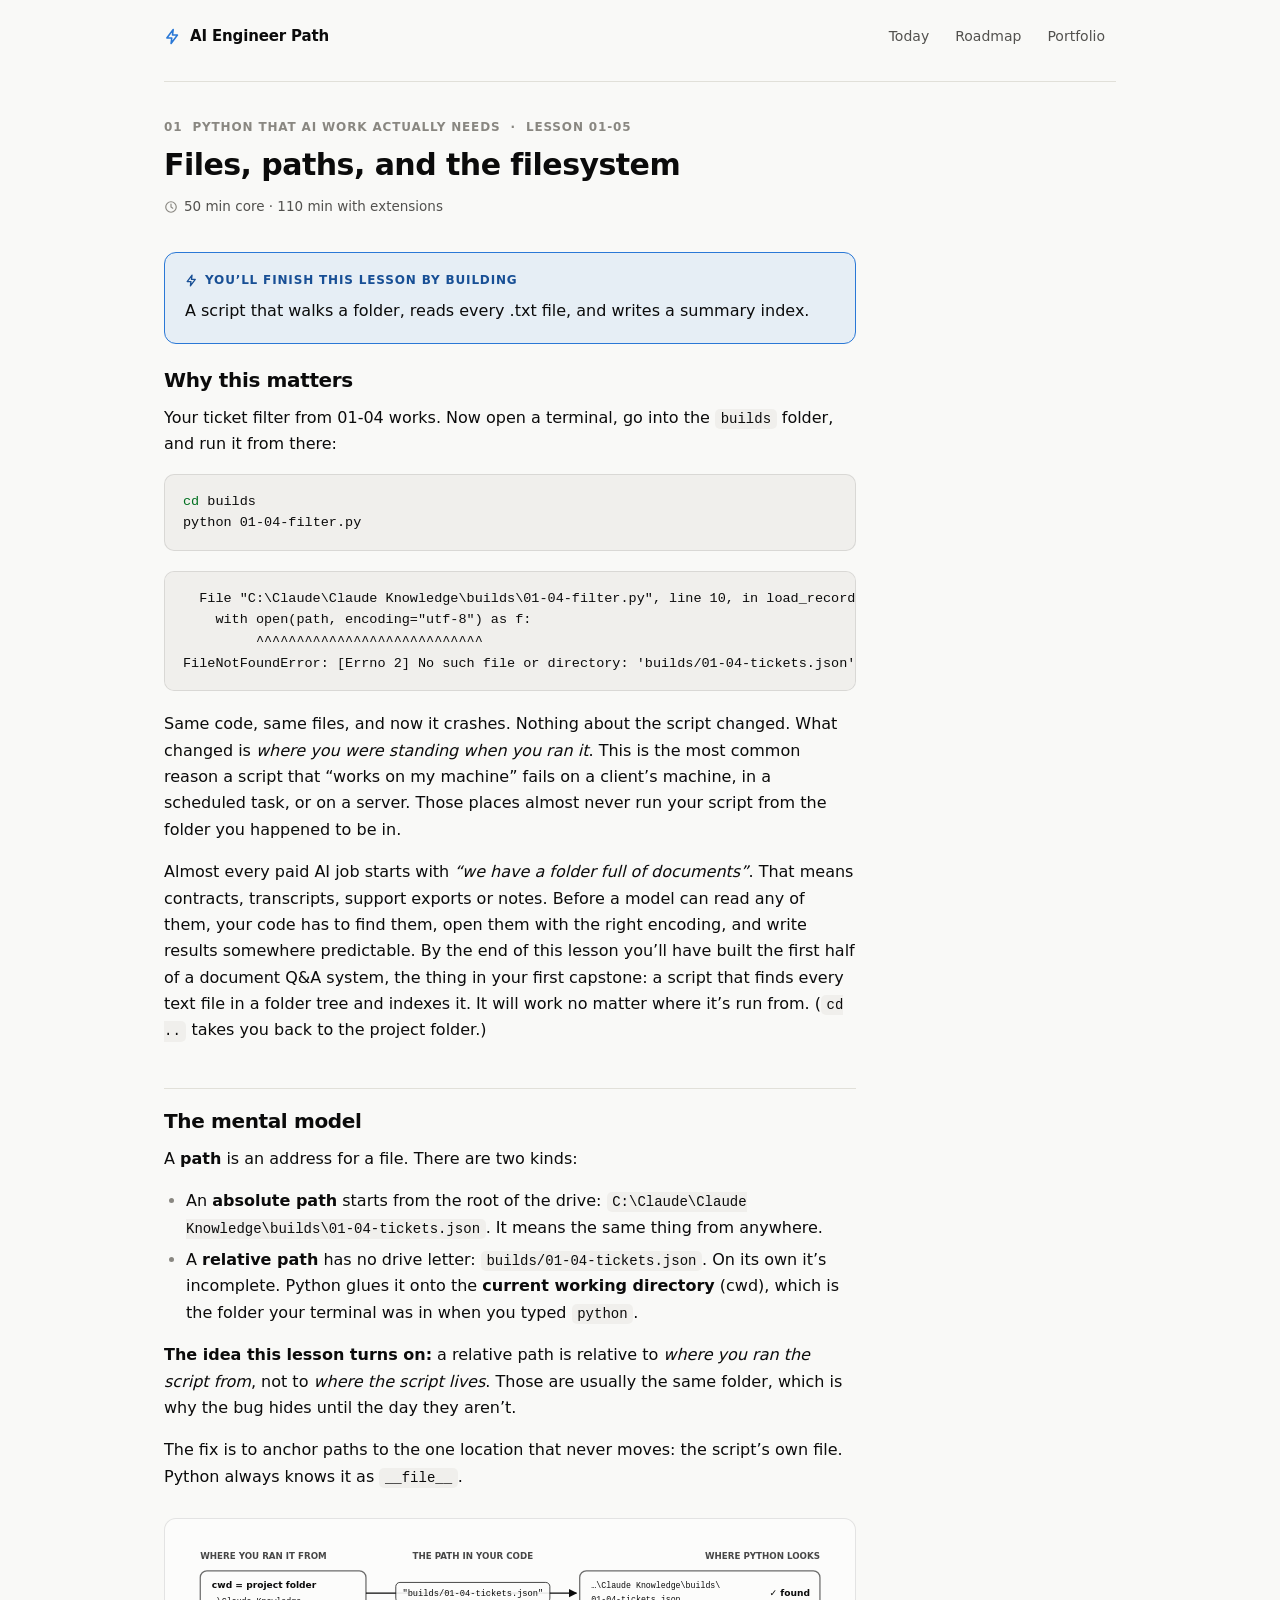
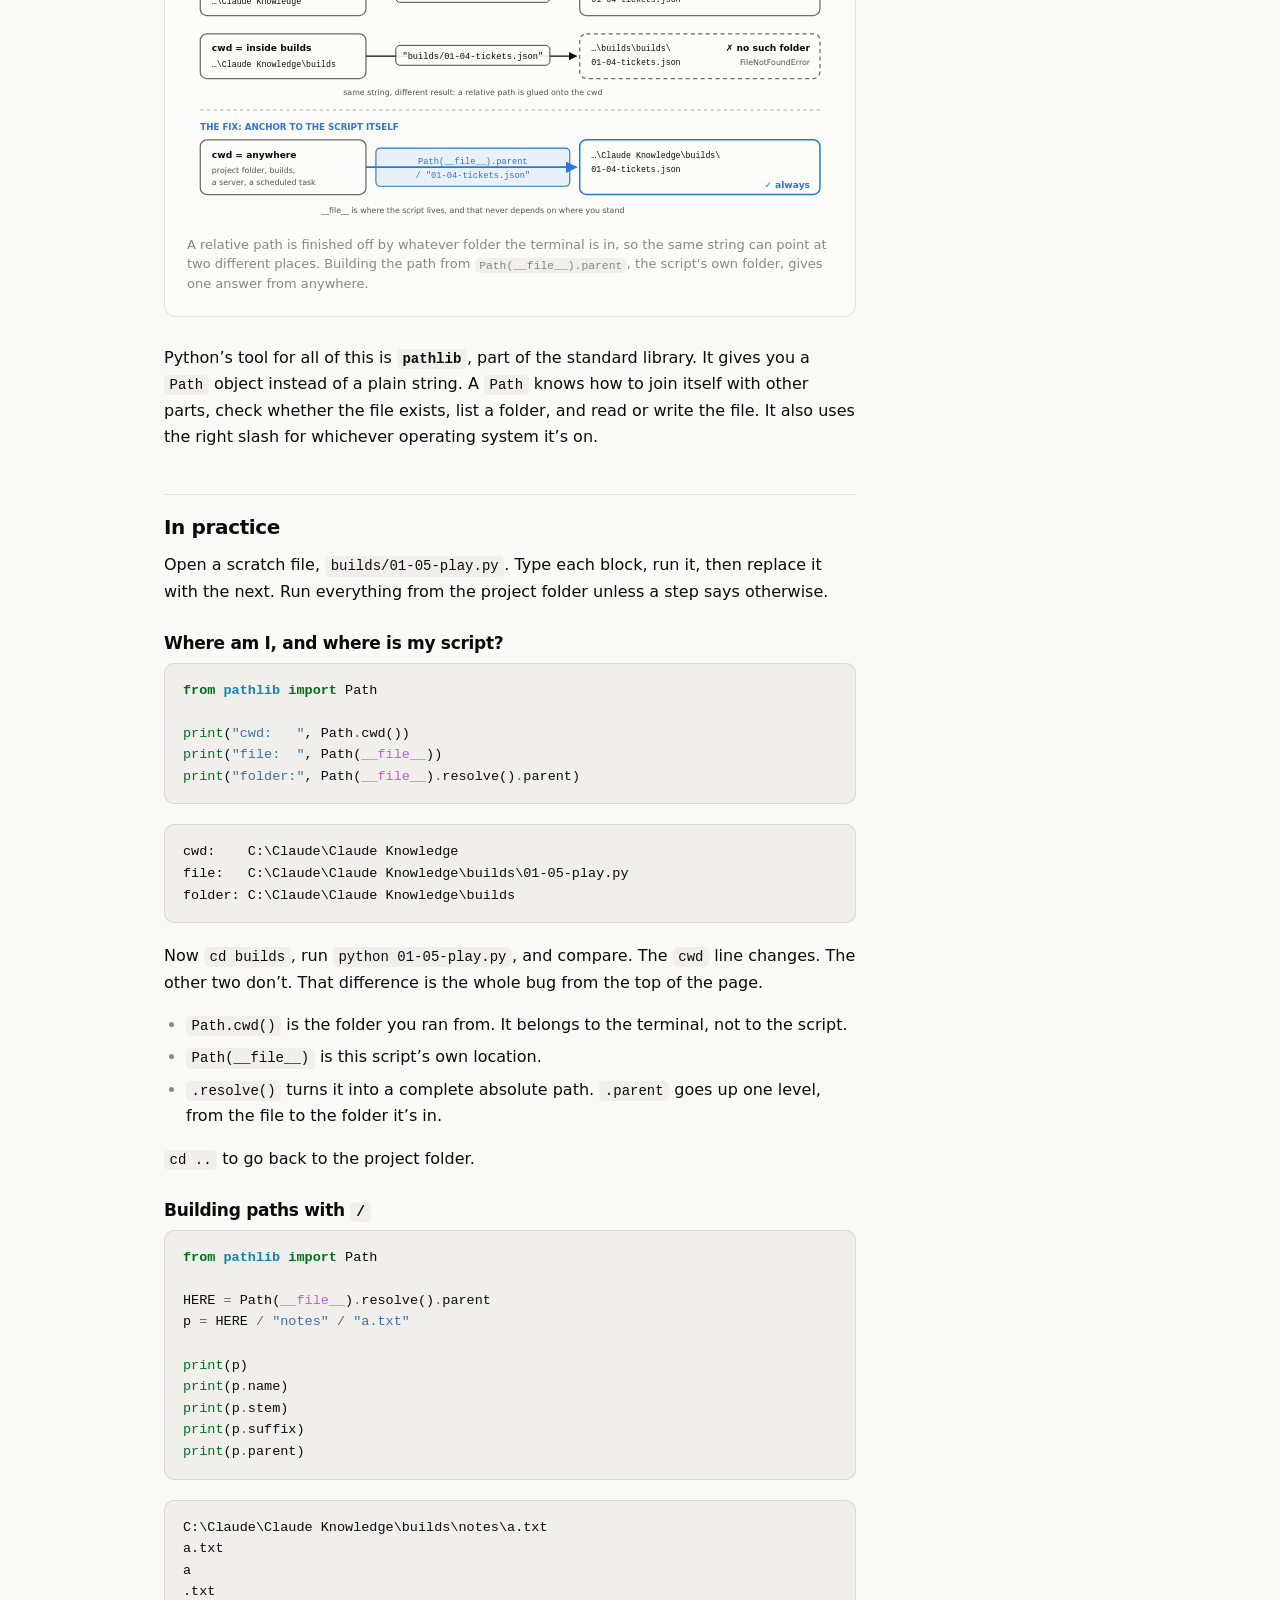
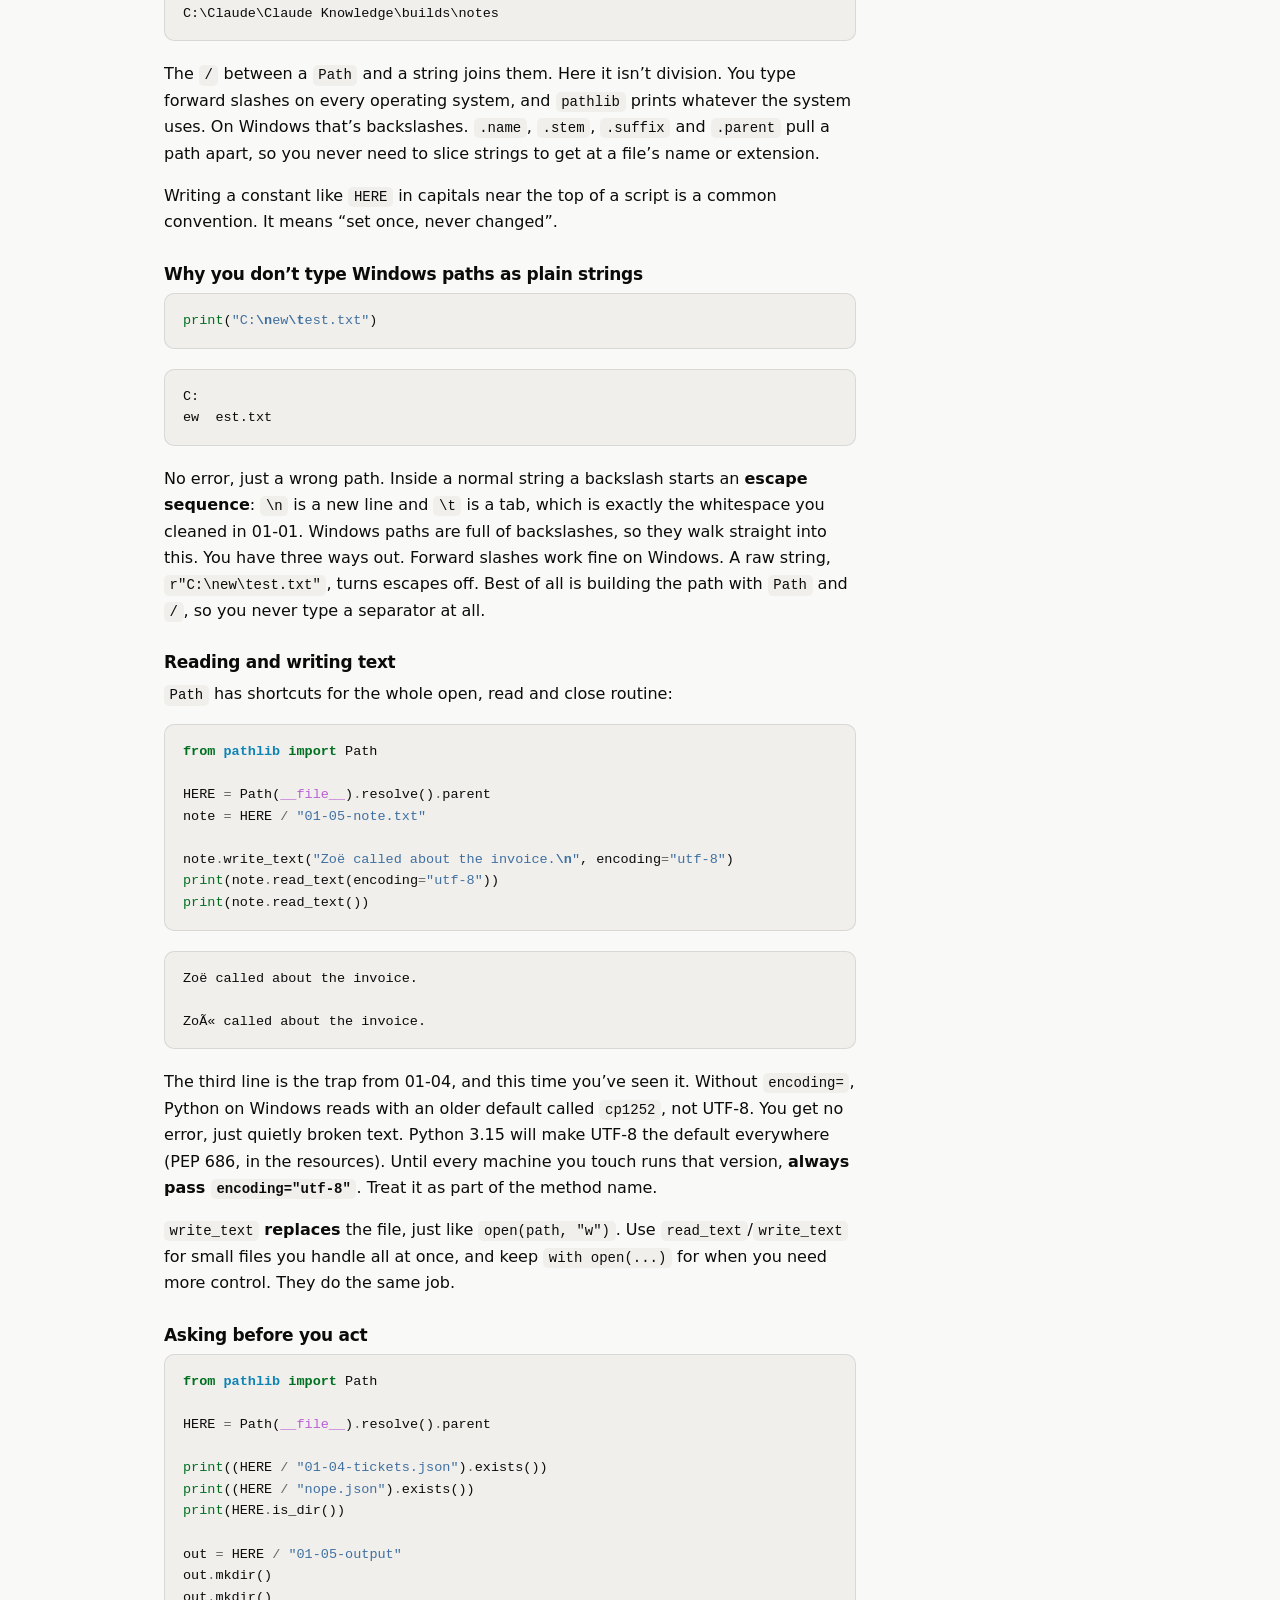
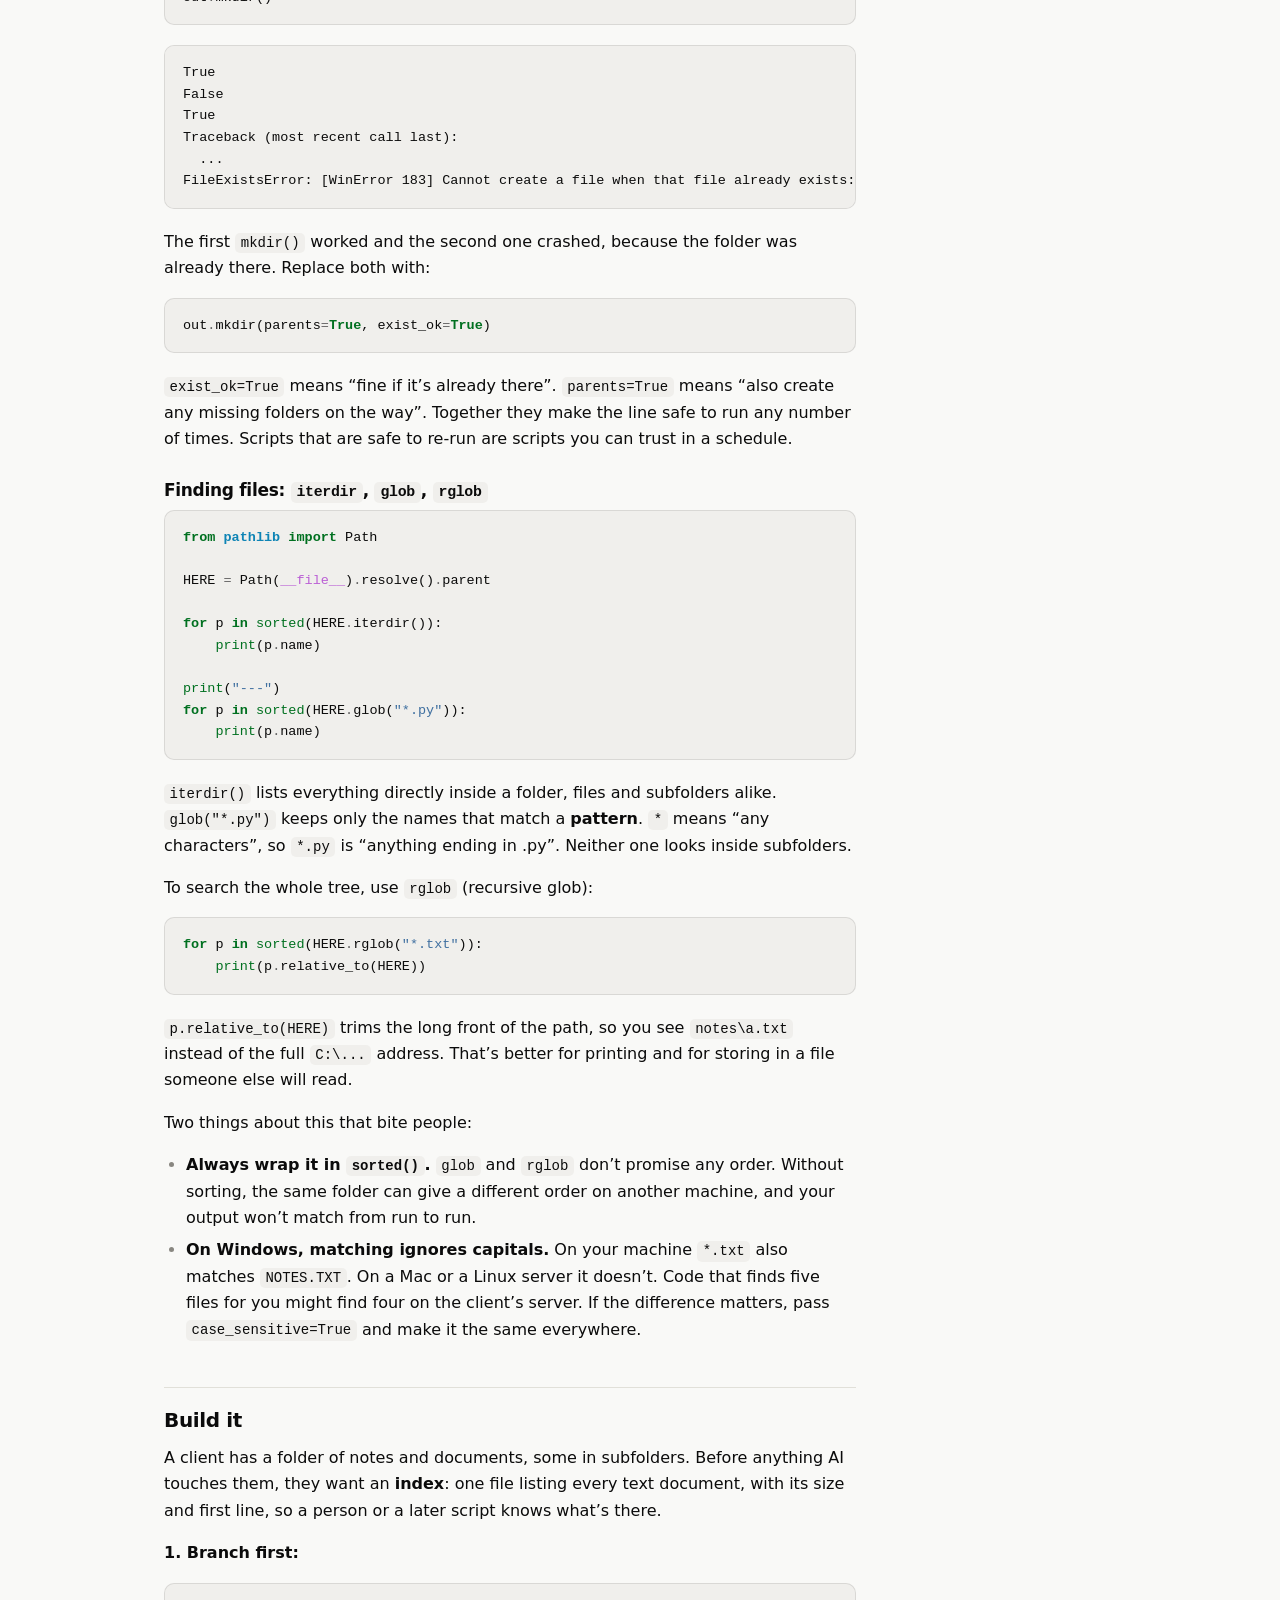
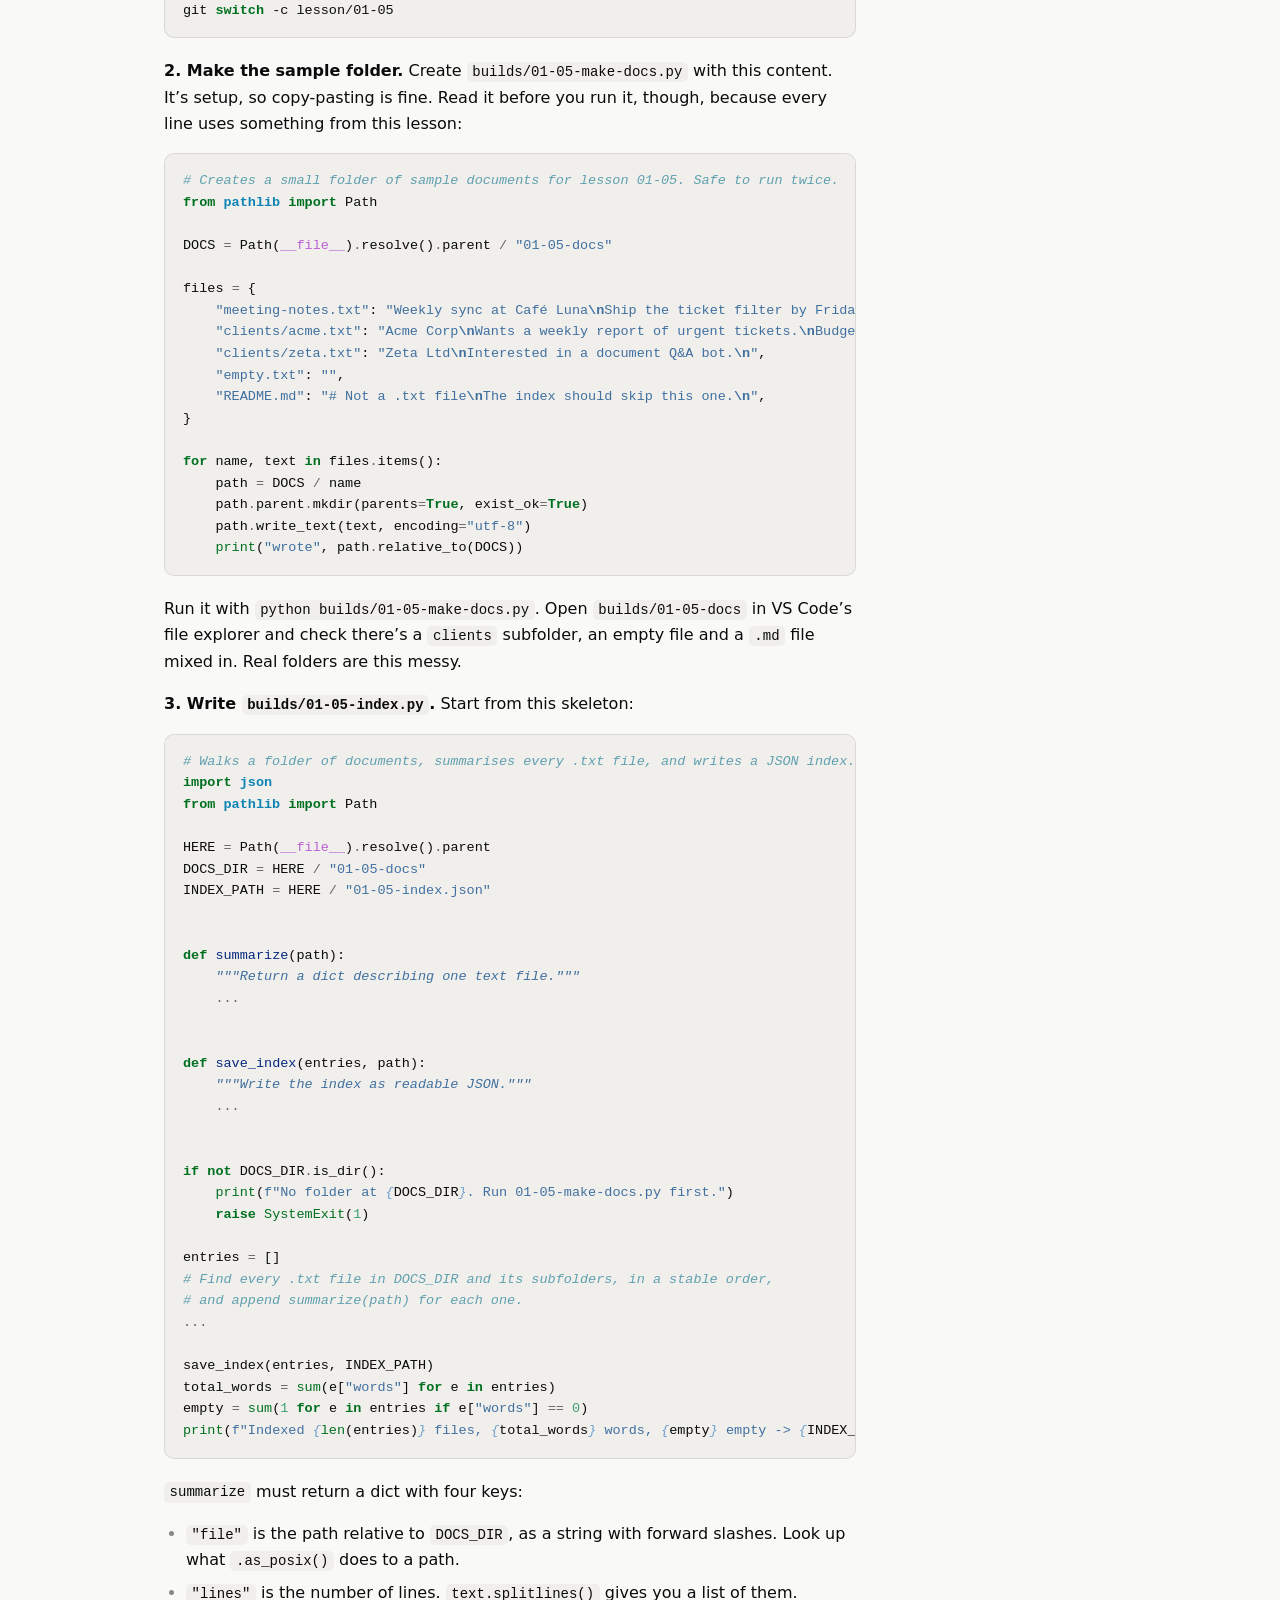
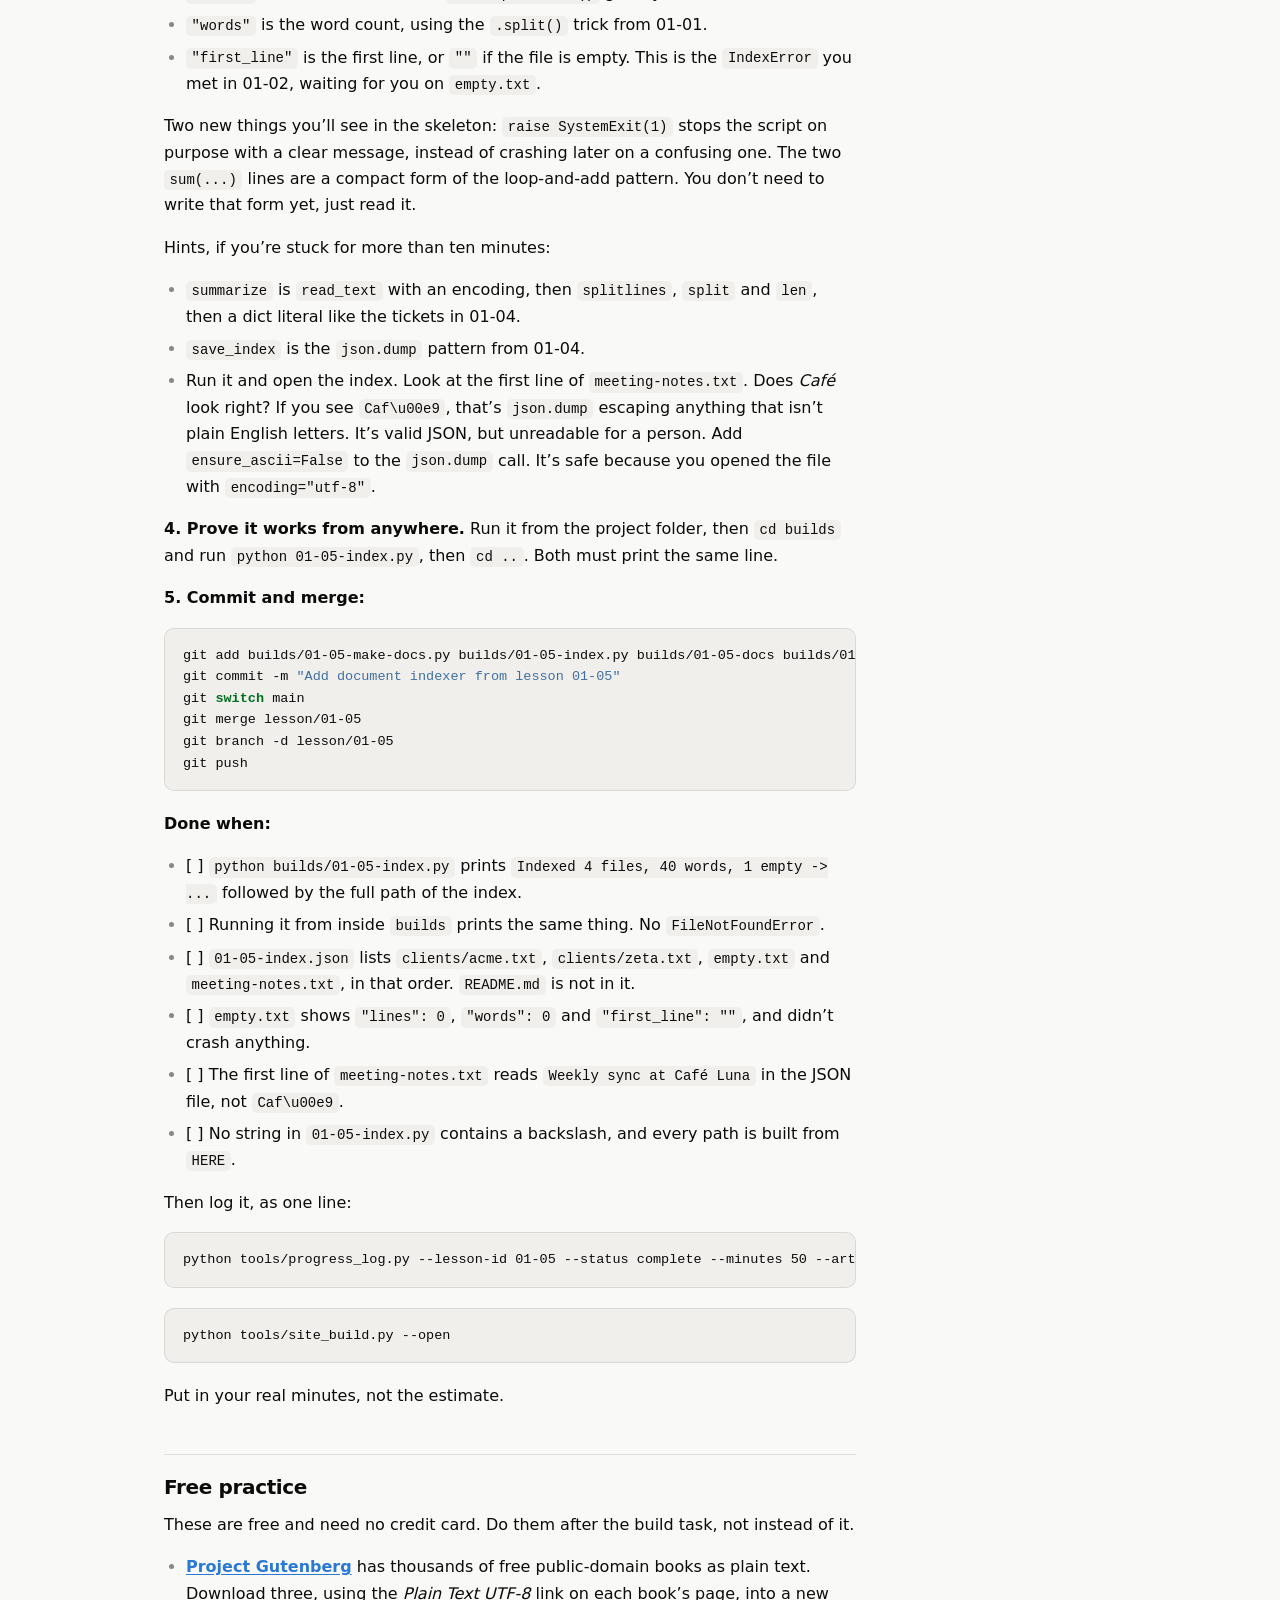
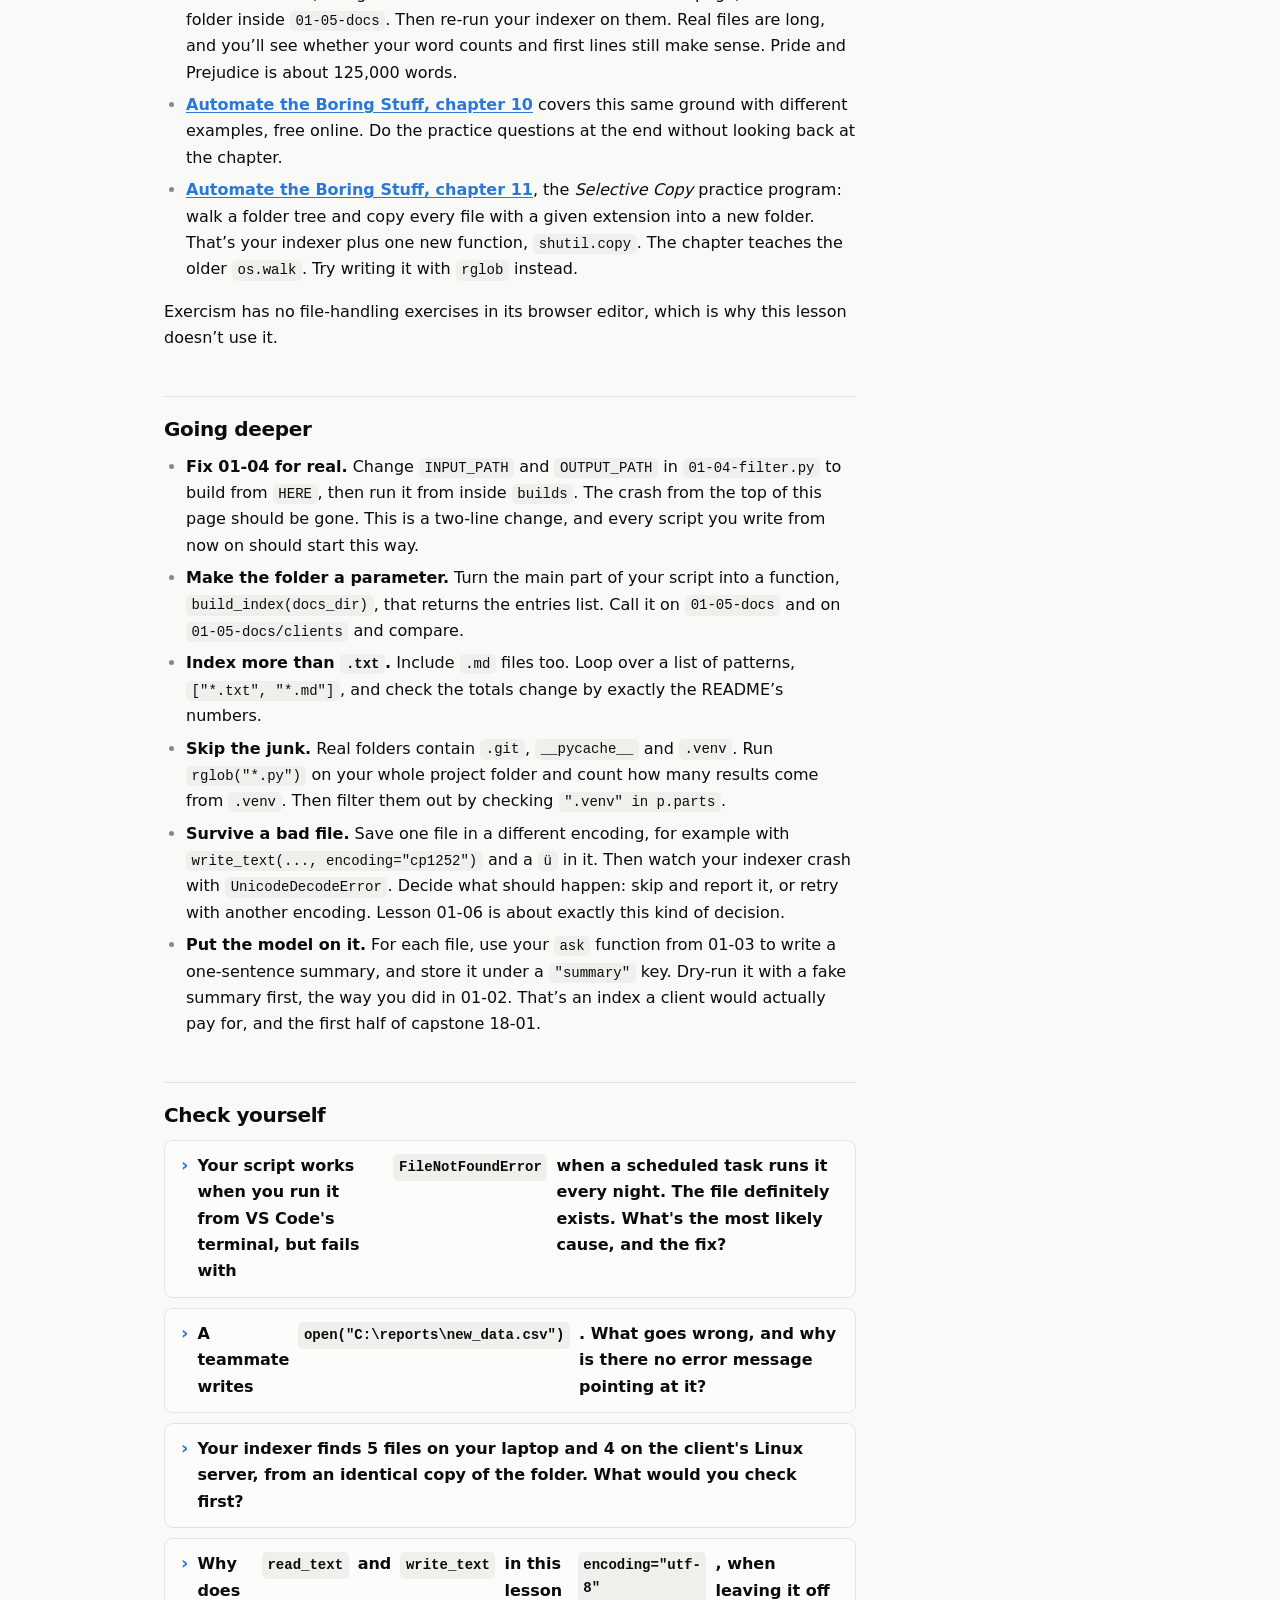
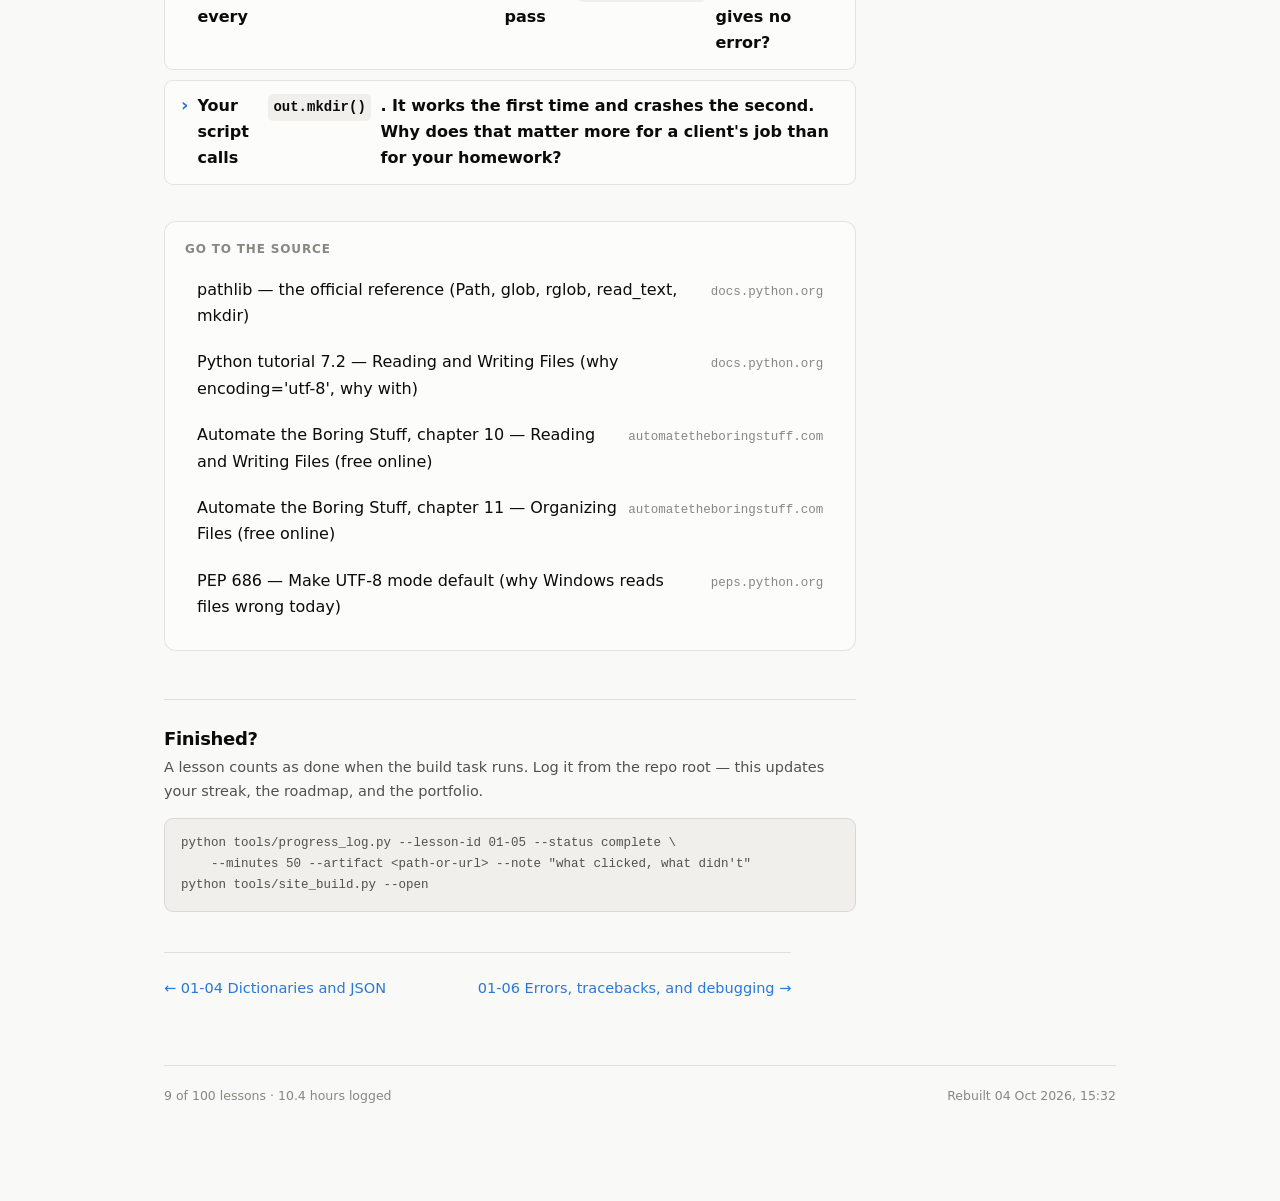
<file: docs/lessons/01-05-files-paths-and-the-filesystem.html>
<!doctype html>
<html lang="en">
<head>
<meta charset="utf-8">
<meta name="viewport" content="width=device-width, initial-scale=1">
<title>Files, paths, and the filesystem &middot; AI Engineer Path</title>
<link rel="stylesheet" href="../assets/app.css">
<link rel="stylesheet" href="../assets/code.css">
<link rel="icon" href="data:image/svg+xml,<svg xmlns='http://www.w3.org/2000/svg' viewBox='0 0 100 100'><text y='.9em' font-size='90'>&#9889;</text></svg>">
</head>
<body>
<div class="shell">

  <header class="topbar">
    <a class="topbar__mark" href="../index.html">
      <svg width="17" height="17" viewBox="0 0 24 24" fill="none" stroke="currentColor" stroke-width="2.2" stroke-linecap="round" stroke-linejoin="round" aria-hidden="true">
        <path d="M13 2 4 14h7l-1 8 9-12h-7l1-8Z"/>
      </svg>
      AI Engineer Path
    </a>
    <nav>
      <a href="../index.html">Today</a>
      <a href="../roadmap.html">Roadmap</a>
      <a href="../portfolio.html">Portfolio</a>
    </nav>
  </header>

  <main>

<article class="lesson">

  <div class="lesson__head">
    <p class="eyebrow"><a href="../roadmap.html" style="color:inherit;text-decoration:none">01 &nbsp;Python that AI work actually needs</a> &nbsp;&middot;&nbsp; Lesson 01-05</p>
    <h1>Files, paths, and the filesystem</h1>
    <div class="lesson__meta">
      <span>
        <svg width="14" height="14" viewBox="0 0 24 24" fill="none" stroke="currentColor" stroke-width="2" stroke-linecap="round" aria-hidden="true"><circle cx="12" cy="12" r="9"/><path d="M12 7v5l3 2"/></svg>
        50 min core &middot; 110 min with extensions      </span>
    </div>
  </div>

  <div class="callout callout--build">
    <div class="callout__label">
      <svg width="13" height="13" viewBox="0 0 24 24" fill="none" stroke="currentColor" stroke-width="2.4" stroke-linecap="round" stroke-linejoin="round" aria-hidden="true"><path d="M13 2 4 14h7l-1 8 9-12h-7l1-8Z"/></svg>
      You&rsquo;ll finish this lesson by building
    </div>
    <p style="margin:0">A script that walks a folder, reads every .txt file, and writes a summary index.</p>
  </div>

  <div class="prose">
<h2>Why this matters</h2>
<p>Your ticket filter from 01-04 works. Now open a terminal, go into the <code>builds</code>
folder, and run it from there:</p>
<div class="codehilite"><pre><span></span><code><span class="nb">cd </span><span class="n">builds</span>
<span class="n">python</span> <span class="n">01</span><span class="p">-</span><span class="n">04-filter</span><span class="p">.</span><span class="n">py</span>
</code></pre></div>

<div class="codehilite"><pre><span></span><code>  File "C:\Claude\Claude Knowledge\builds\01-04-filter.py", line 10, in load_records
    with open(path, encoding="utf-8") as f:
         ^^^^^^^^^^^^^^^^^^^^^^^^^^^^
FileNotFoundError: [Errno 2] No such file or directory: 'builds/01-04-tickets.json'
</code></pre></div>

<p>Same code, same files, and now it crashes. Nothing about the script changed.
What changed is <em>where you were standing when you ran it</em>. This is the most
common reason a script that &ldquo;works on my machine&rdquo; fails on a client&rsquo;s machine,
in a scheduled task, or on a server. Those places almost never run your script
from the folder you happened to be in.</p>
<p>Almost every paid AI job starts with <em>&ldquo;we have a folder full of documents&rdquo;</em>.
That means contracts, transcripts, support exports or notes. Before a model can
read any of them, your code has to find them, open them with the right encoding,
and write results somewhere predictable. By the end of this lesson you&rsquo;ll have
built the first half of a document Q&amp;A system, the thing in your first
capstone: a script that finds every text file in a folder tree and indexes it.
It will work no matter where it&rsquo;s run from. (<code>cd ..</code> takes you back to the
project folder.)</p>
<h2>The mental model</h2>
<p>A <strong>path</strong> is an address for a file. There are two kinds:</p>
<ul>
<li>An <strong>absolute path</strong> starts from the root of the drive:
  <code>C:\Claude\Claude Knowledge\builds\01-04-tickets.json</code>. It means the same thing
  from anywhere.</li>
<li>A <strong>relative path</strong> has no drive letter: <code>builds/01-04-tickets.json</code>. On its
  own it&rsquo;s incomplete. Python glues it onto the <strong>current working directory</strong>
  (cwd), which is the folder your terminal was in when you typed <code>python</code>.</li>
</ul>
<p><strong>The idea this lesson turns on:</strong> a relative path is relative to <em>where you ran
the script from</em>, not to <em>where the script lives</em>. Those are usually the same
folder, which is why the bug hides until the day they aren&rsquo;t.</p>
<p>The fix is to anchor paths to the one location that never moves: the script&rsquo;s
own file. Python always knows it as <code>__file__</code>.</p>
<figure class="figure">
<svg viewBox="0 0 780 340" role="img" aria-label="Three rows show how Python turns a path into a real file location. Row one: the terminal is in the project folder, Claude Knowledge. The relative path builds slash 01-04-tickets.json is glued onto that folder, giving Claude Knowledge, builds, 01-04-tickets.json, which exists. Row two: the terminal is inside the builds folder. The same relative path is glued onto builds, giving builds, builds, 01-04-tickets.json, which does not exist, so Python raises FileNotFoundError. Row three, highlighted: the path is built from Path of __file__ dot parent, the folder the script itself lives in, slash 01-04-tickets.json. It resolves to builds, 01-04-tickets.json from either terminal location, so it always works.">
  <defs>
    <marker id="p-ar" viewBox="0 0 10 10" refX="9" refY="5" markerWidth="7" markerHeight="7" orient="auto-start-reverse">
      <path d="M0 0 L10 5 L0 10 z" fill="currentColor"/>
    </marker>
    <marker id="p-ar-a" viewBox="0 0 10 10" refX="9" refY="5" markerWidth="7" markerHeight="7" orient="auto-start-reverse">
      <path d="M0 0 L10 5 L0 10 z" fill="var(--accent)"/>
    </marker>
  </defs>

  <g font-family="system-ui, sans-serif" font-size="12" fill="currentColor">
    <text x="16" y="22" font-size="10.5" font-weight="600" opacity="0.75">WHERE YOU RAN IT FROM</text>
    <text x="345" y="22" text-anchor="middle" font-size="10.5" font-weight="600" opacity="0.75">THE PATH IN YOUR CODE</text>
    <text x="764" y="22" text-anchor="end" font-size="10.5" font-weight="600" opacity="0.75">WHERE PYTHON LOOKS</text>


    <rect x="16" y="36" width="200" height="54" rx="8" fill="none" stroke="currentColor" stroke-width="1.5" opacity="0.6"/>
    <text x="30" y="57" font-size="11" font-weight="600">cwd = project folder</text>
    <text x="30" y="76" font-family="ui-monospace, monospace" font-size="10">…\Claude Knowledge</text>
    <path d="M 216 63 L 470 63" stroke="currentColor" stroke-width="1.5" marker-end="url(#p-ar)"/>
    <rect x="252" y="50" width="186" height="24" rx="5" fill="var(--surface)" stroke="currentColor" stroke-width="1" opacity="0.9"/>
    <text x="345" y="66" text-anchor="middle" font-family="ui-monospace, monospace" font-size="10.5">"builds/01-04-tickets.json"</text>
    <rect x="474" y="36" width="290" height="54" rx="8" fill="none" stroke="currentColor" stroke-width="1.5" opacity="0.6"/>
    <text x="488" y="57" font-family="ui-monospace, monospace" font-size="10">…\Claude Knowledge\builds\</text>
    <text x="488" y="74" font-family="ui-monospace, monospace" font-size="10">01-04-tickets.json</text>
    <text x="752" y="66" text-anchor="end" font-size="11" font-weight="600">✓ found</text>


    <rect x="16" y="112" width="200" height="54" rx="8" fill="none" stroke="currentColor" stroke-width="1.5" opacity="0.6"/>
    <text x="30" y="133" font-size="11" font-weight="600">cwd = inside builds</text>
    <text x="30" y="152" font-family="ui-monospace, monospace" font-size="10">…\Claude Knowledge\builds</text>
    <path d="M 216 139 L 470 139" stroke="currentColor" stroke-width="1.5" marker-end="url(#p-ar)"/>
    <rect x="252" y="126" width="186" height="24" rx="5" fill="var(--surface)" stroke="currentColor" stroke-width="1" opacity="0.9"/>
    <text x="345" y="142" text-anchor="middle" font-family="ui-monospace, monospace" font-size="10.5">"builds/01-04-tickets.json"</text>
    <rect x="474" y="112" width="290" height="54" rx="8" fill="none" stroke="currentColor" stroke-width="1.5" stroke-dasharray="5 4" opacity="0.6"/>
    <text x="488" y="133" font-family="ui-monospace, monospace" font-size="10">…\builds\builds\</text>
    <text x="488" y="150" font-family="ui-monospace, monospace" font-size="10">01-04-tickets.json</text>
    <text x="752" y="133" text-anchor="end" font-size="11" font-weight="600">✗ no such folder</text>
    <text x="752" y="150" text-anchor="end" font-size="9.5" opacity="0.7">FileNotFoundError</text>

    <text x="345" y="186" text-anchor="middle" font-size="9.5" opacity="0.7">same string, different result: a relative path is glued onto the cwd</text>
    <line x1="16" y1="204" x2="764" y2="204" stroke="currentColor" stroke-width="1" stroke-dasharray="4 4" opacity="0.4"/>


    <text x="16" y="228" font-size="10.5" font-weight="600" fill="var(--accent)">THE FIX: ANCHOR TO THE SCRIPT ITSELF</text>
    <rect x="16" y="240" width="200" height="66" rx="8" fill="none" stroke="currentColor" stroke-width="1.5" opacity="0.6"/>
    <text x="30" y="262" font-size="11" font-weight="600">cwd = anywhere</text>
    <text x="30" y="280" font-size="9.5" opacity="0.7">project folder, builds,</text>
    <text x="30" y="294" font-size="9.5" opacity="0.7">a server, a scheduled task</text>
    <path d="M 216 273 L 470 273" stroke="var(--accent)" stroke-width="2" marker-end="url(#p-ar-a)"/>
    <rect x="228" y="250" width="234" height="46" rx="5" fill="var(--accent-tint)" stroke="var(--accent)" stroke-width="1.4"/>
    <text x="345" y="269" text-anchor="middle" font-family="ui-monospace, monospace" font-size="10.5" fill="var(--accent)">Path(__file__).parent</text>
    <text x="345" y="286" text-anchor="middle" font-family="ui-monospace, monospace" font-size="10.5" fill="var(--accent)">/ "01-04-tickets.json"</text>
    <rect x="474" y="240" width="290" height="66" rx="8" fill="none" stroke="var(--accent)" stroke-width="1.8"/>
    <text x="488" y="262" font-family="ui-monospace, monospace" font-size="10">…\Claude Knowledge\builds\</text>
    <text x="488" y="279" font-family="ui-monospace, monospace" font-size="10">01-04-tickets.json</text>
    <text x="752" y="298" text-anchor="end" font-size="11" font-weight="600" fill="var(--accent)">✓ always</text>
    <text x="345" y="328" text-anchor="middle" font-size="9.5" opacity="0.7">__file__ is where the script lives, and that never depends on where you stand</text>
  </g>
</svg>
<figcaption>A relative path is finished off by whatever folder the terminal is in,
so the same string can point at two different places. Building the path from
<code>Path(__file__).parent</code>, the script's own folder, gives one answer
from anywhere.</figcaption>
</figure>

<p>Python&rsquo;s tool for all of this is <strong><code>pathlib</code></strong>, part of the standard library. It
gives you a <code>Path</code> object instead of a plain string. A <code>Path</code> knows how to join
itself with other parts, check whether the file exists, list a folder, and read
or write the file. It also uses the right slash for whichever operating system
it&rsquo;s on.</p>
<h2>In practice</h2>
<p>Open a scratch file, <code>builds/01-05-play.py</code>. Type each block, run it, then
replace it with the next. Run everything from the project folder unless a step
says otherwise.</p>
<h3>Where am I, and where is my script?</h3>
<div class="codehilite"><pre><span></span><code><span class="kn">from</span><span class="w"> </span><span class="nn">pathlib</span><span class="w"> </span><span class="kn">import</span> <span class="n">Path</span>

<span class="nb">print</span><span class="p">(</span><span class="s2">"cwd:   "</span><span class="p">,</span> <span class="n">Path</span><span class="o">.</span><span class="n">cwd</span><span class="p">())</span>
<span class="nb">print</span><span class="p">(</span><span class="s2">"file:  "</span><span class="p">,</span> <span class="n">Path</span><span class="p">(</span><span class="vm">__file__</span><span class="p">))</span>
<span class="nb">print</span><span class="p">(</span><span class="s2">"folder:"</span><span class="p">,</span> <span class="n">Path</span><span class="p">(</span><span class="vm">__file__</span><span class="p">)</span><span class="o">.</span><span class="n">resolve</span><span class="p">()</span><span class="o">.</span><span class="n">parent</span><span class="p">)</span>
</code></pre></div>

<div class="codehilite"><pre><span></span><code>cwd:    C:\Claude\Claude Knowledge
file:   C:\Claude\Claude Knowledge\builds\01-05-play.py
folder: C:\Claude\Claude Knowledge\builds
</code></pre></div>

<p>Now <code>cd builds</code>, run <code>python 01-05-play.py</code>, and compare. The <code>cwd</code> line
changes. The other two don&rsquo;t. That difference is the whole bug from the top of
the page.</p>
<ul>
<li><code>Path.cwd()</code> is the folder you ran from. It belongs to the terminal, not to
  the script.</li>
<li><code>Path(__file__)</code> is this script&rsquo;s own location.</li>
<li><code>.resolve()</code> turns it into a complete absolute path. <code>.parent</code> goes up one
  level, from the file to the folder it&rsquo;s in.</li>
</ul>
<p><code>cd ..</code> to go back to the project folder.</p>
<h3>Building paths with <code>/</code></h3>
<div class="codehilite"><pre><span></span><code><span class="kn">from</span><span class="w"> </span><span class="nn">pathlib</span><span class="w"> </span><span class="kn">import</span> <span class="n">Path</span>

<span class="n">HERE</span> <span class="o">=</span> <span class="n">Path</span><span class="p">(</span><span class="vm">__file__</span><span class="p">)</span><span class="o">.</span><span class="n">resolve</span><span class="p">()</span><span class="o">.</span><span class="n">parent</span>
<span class="n">p</span> <span class="o">=</span> <span class="n">HERE</span> <span class="o">/</span> <span class="s2">"notes"</span> <span class="o">/</span> <span class="s2">"a.txt"</span>

<span class="nb">print</span><span class="p">(</span><span class="n">p</span><span class="p">)</span>
<span class="nb">print</span><span class="p">(</span><span class="n">p</span><span class="o">.</span><span class="n">name</span><span class="p">)</span>
<span class="nb">print</span><span class="p">(</span><span class="n">p</span><span class="o">.</span><span class="n">stem</span><span class="p">)</span>
<span class="nb">print</span><span class="p">(</span><span class="n">p</span><span class="o">.</span><span class="n">suffix</span><span class="p">)</span>
<span class="nb">print</span><span class="p">(</span><span class="n">p</span><span class="o">.</span><span class="n">parent</span><span class="p">)</span>
</code></pre></div>

<div class="codehilite"><pre><span></span><code>C:\Claude\Claude Knowledge\builds\notes\a.txt
a.txt
a
.txt
C:\Claude\Claude Knowledge\builds\notes
</code></pre></div>

<p>The <code>/</code> between a <code>Path</code> and a string joins them. Here it isn&rsquo;t division. You
type forward slashes on every operating system, and <code>pathlib</code> prints whatever
the system uses. On Windows that&rsquo;s backslashes. <code>.name</code>, <code>.stem</code>, <code>.suffix</code> and
<code>.parent</code> pull a path apart, so you never need to slice strings to get at a
file&rsquo;s name or extension.</p>
<p>Writing a constant like <code>HERE</code> in capitals near the top of a script is a common
convention. It means &ldquo;set once, never changed&rdquo;.</p>
<h3>Why you don&rsquo;t type Windows paths as plain strings</h3>
<div class="codehilite"><pre><span></span><code><span class="nb">print</span><span class="p">(</span><span class="s2">"C:</span><span class="se">\n</span><span class="s2">ew</span><span class="se">\t</span><span class="s2">est.txt"</span><span class="p">)</span>
</code></pre></div>

<div class="codehilite"><pre><span></span><code>C:
ew  est.txt
</code></pre></div>

<p>No error, just a wrong path. Inside a normal string a backslash starts an
<strong>escape sequence</strong>: <code>\n</code> is a new line and <code>\t</code> is a tab, which is exactly the
whitespace you cleaned in 01-01. Windows paths are full of backslashes, so they
walk straight into this. You have three ways out. Forward slashes work fine on
Windows. A raw string, <code>r"C:\new\test.txt"</code>, turns escapes off. Best of all is
building the path with <code>Path</code> and <code>/</code>, so you never type a separator at all.</p>
<h3>Reading and writing text</h3>
<p><code>Path</code> has shortcuts for the whole open, read and close routine:</p>
<div class="codehilite"><pre><span></span><code><span class="kn">from</span><span class="w"> </span><span class="nn">pathlib</span><span class="w"> </span><span class="kn">import</span> <span class="n">Path</span>

<span class="n">HERE</span> <span class="o">=</span> <span class="n">Path</span><span class="p">(</span><span class="vm">__file__</span><span class="p">)</span><span class="o">.</span><span class="n">resolve</span><span class="p">()</span><span class="o">.</span><span class="n">parent</span>
<span class="n">note</span> <span class="o">=</span> <span class="n">HERE</span> <span class="o">/</span> <span class="s2">"01-05-note.txt"</span>

<span class="n">note</span><span class="o">.</span><span class="n">write_text</span><span class="p">(</span><span class="s2">"Zoë called about the invoice.</span><span class="se">\n</span><span class="s2">"</span><span class="p">,</span> <span class="n">encoding</span><span class="o">=</span><span class="s2">"utf-8"</span><span class="p">)</span>
<span class="nb">print</span><span class="p">(</span><span class="n">note</span><span class="o">.</span><span class="n">read_text</span><span class="p">(</span><span class="n">encoding</span><span class="o">=</span><span class="s2">"utf-8"</span><span class="p">))</span>
<span class="nb">print</span><span class="p">(</span><span class="n">note</span><span class="o">.</span><span class="n">read_text</span><span class="p">())</span>
</code></pre></div>

<div class="codehilite"><pre><span></span><code>Zoë called about the invoice.

ZoÃ« called about the invoice.
</code></pre></div>

<p>The third line is the trap from 01-04, and this time you&rsquo;ve seen it. Without
<code>encoding=</code>, Python on Windows reads with an older default called <code>cp1252</code>, not
UTF-8. You get no error, just quietly broken text. Python 3.15 will make UTF-8
the default everywhere (PEP 686, in the resources). Until every machine you
touch runs that version, <strong>always pass <code>encoding="utf-8"</code></strong>. Treat it as part of
the method name.</p>
<p><code>write_text</code> <strong>replaces</strong> the file, just like <code>open(path, "w")</code>. Use
<code>read_text</code>/<code>write_text</code> for small files you handle all at once, and keep
<code>with open(...)</code> for when you need more control. They do the same job.</p>
<h3>Asking before you act</h3>
<div class="codehilite"><pre><span></span><code><span class="kn">from</span><span class="w"> </span><span class="nn">pathlib</span><span class="w"> </span><span class="kn">import</span> <span class="n">Path</span>

<span class="n">HERE</span> <span class="o">=</span> <span class="n">Path</span><span class="p">(</span><span class="vm">__file__</span><span class="p">)</span><span class="o">.</span><span class="n">resolve</span><span class="p">()</span><span class="o">.</span><span class="n">parent</span>

<span class="nb">print</span><span class="p">((</span><span class="n">HERE</span> <span class="o">/</span> <span class="s2">"01-04-tickets.json"</span><span class="p">)</span><span class="o">.</span><span class="n">exists</span><span class="p">())</span>
<span class="nb">print</span><span class="p">((</span><span class="n">HERE</span> <span class="o">/</span> <span class="s2">"nope.json"</span><span class="p">)</span><span class="o">.</span><span class="n">exists</span><span class="p">())</span>
<span class="nb">print</span><span class="p">(</span><span class="n">HERE</span><span class="o">.</span><span class="n">is_dir</span><span class="p">())</span>

<span class="n">out</span> <span class="o">=</span> <span class="n">HERE</span> <span class="o">/</span> <span class="s2">"01-05-output"</span>
<span class="n">out</span><span class="o">.</span><span class="n">mkdir</span><span class="p">()</span>
<span class="n">out</span><span class="o">.</span><span class="n">mkdir</span><span class="p">()</span>
</code></pre></div>

<div class="codehilite"><pre><span></span><code>True
False
True
Traceback (most recent call last):
  ...
FileExistsError: [WinError 183] Cannot create a file when that file already exists: 'C:\\Claude\\Claude Knowledge\\builds\\01-05-output'
</code></pre></div>

<p>The first <code>mkdir()</code> worked and the second one crashed, because the folder was
already there. Replace both with:</p>
<div class="codehilite"><pre><span></span><code><span class="n">out</span><span class="o">.</span><span class="n">mkdir</span><span class="p">(</span><span class="n">parents</span><span class="o">=</span><span class="kc">True</span><span class="p">,</span> <span class="n">exist_ok</span><span class="o">=</span><span class="kc">True</span><span class="p">)</span>
</code></pre></div>

<p><code>exist_ok=True</code> means &ldquo;fine if it&rsquo;s already there&rdquo;. <code>parents=True</code> means &ldquo;also
create any missing folders on the way&rdquo;. Together they make the line safe to run
any number of times. Scripts that are safe to re-run are scripts you can trust
in a schedule.</p>
<h3>Finding files: <code>iterdir</code>, <code>glob</code>, <code>rglob</code></h3>
<div class="codehilite"><pre><span></span><code><span class="kn">from</span><span class="w"> </span><span class="nn">pathlib</span><span class="w"> </span><span class="kn">import</span> <span class="n">Path</span>

<span class="n">HERE</span> <span class="o">=</span> <span class="n">Path</span><span class="p">(</span><span class="vm">__file__</span><span class="p">)</span><span class="o">.</span><span class="n">resolve</span><span class="p">()</span><span class="o">.</span><span class="n">parent</span>

<span class="k">for</span> <span class="n">p</span> <span class="ow">in</span> <span class="nb">sorted</span><span class="p">(</span><span class="n">HERE</span><span class="o">.</span><span class="n">iterdir</span><span class="p">()):</span>
    <span class="nb">print</span><span class="p">(</span><span class="n">p</span><span class="o">.</span><span class="n">name</span><span class="p">)</span>

<span class="nb">print</span><span class="p">(</span><span class="s2">"---"</span><span class="p">)</span>
<span class="k">for</span> <span class="n">p</span> <span class="ow">in</span> <span class="nb">sorted</span><span class="p">(</span><span class="n">HERE</span><span class="o">.</span><span class="n">glob</span><span class="p">(</span><span class="s2">"*.py"</span><span class="p">)):</span>
    <span class="nb">print</span><span class="p">(</span><span class="n">p</span><span class="o">.</span><span class="n">name</span><span class="p">)</span>
</code></pre></div>

<p><code>iterdir()</code> lists everything directly inside a folder, files and subfolders
alike. <code>glob("*.py")</code> keeps only the names that match a <strong>pattern</strong>. <code>*</code> means
&ldquo;any characters&rdquo;, so <code>*.py</code> is &ldquo;anything ending in .py&rdquo;. Neither one looks
inside subfolders.</p>
<p>To search the whole tree, use <code>rglob</code> (recursive glob):</p>
<div class="codehilite"><pre><span></span><code><span class="k">for</span> <span class="n">p</span> <span class="ow">in</span> <span class="nb">sorted</span><span class="p">(</span><span class="n">HERE</span><span class="o">.</span><span class="n">rglob</span><span class="p">(</span><span class="s2">"*.txt"</span><span class="p">)):</span>
    <span class="nb">print</span><span class="p">(</span><span class="n">p</span><span class="o">.</span><span class="n">relative_to</span><span class="p">(</span><span class="n">HERE</span><span class="p">))</span>
</code></pre></div>

<p><code>p.relative_to(HERE)</code> trims the long front of the path, so you see
<code>notes\a.txt</code> instead of the full <code>C:\...</code> address. That&rsquo;s better for printing
and for storing in a file someone else will read.</p>
<p>Two things about this that bite people:</p>
<ul>
<li><strong>Always wrap it in <code>sorted()</code>.</strong> <code>glob</code> and <code>rglob</code> don&rsquo;t promise any order.
  Without sorting, the same folder can give a different order on another
  machine, and your output won&rsquo;t match from run to run.</li>
<li><strong>On Windows, matching ignores capitals.</strong> On your machine <code>*.txt</code> also
  matches <code>NOTES.TXT</code>. On a Mac or a Linux server it doesn&rsquo;t. Code that finds
  five files for you might find four on the client&rsquo;s server. If the difference
  matters, pass <code>case_sensitive=True</code> and make it the same everywhere.</li>
</ul>
<h2>Build it</h2>
<p>A client has a folder of notes and documents, some in subfolders. Before
anything AI touches them, they want an <strong>index</strong>: one file listing every text
document, with its size and first line, so a person or a later script knows
what&rsquo;s there.</p>
<p><strong>1. Branch first:</strong></p>
<div class="codehilite"><pre><span></span><code><span class="n">git</span> <span class="k">switch</span> <span class="n">-c</span> <span class="n">lesson</span><span class="p">/</span><span class="n">01</span><span class="p">-</span><span class="n">05</span>
</code></pre></div>

<p><strong>2. Make the sample folder.</strong> Create <code>builds/01-05-make-docs.py</code> with this
content. It&rsquo;s setup, so copy-pasting is fine. Read it before you run it,
though, because every line uses something from this lesson:</p>
<div class="codehilite"><pre><span></span><code><span class="c1"># Creates a small folder of sample documents for lesson 01-05. Safe to run twice.</span>
<span class="kn">from</span><span class="w"> </span><span class="nn">pathlib</span><span class="w"> </span><span class="kn">import</span> <span class="n">Path</span>

<span class="n">DOCS</span> <span class="o">=</span> <span class="n">Path</span><span class="p">(</span><span class="vm">__file__</span><span class="p">)</span><span class="o">.</span><span class="n">resolve</span><span class="p">()</span><span class="o">.</span><span class="n">parent</span> <span class="o">/</span> <span class="s2">"01-05-docs"</span>

<span class="n">files</span> <span class="o">=</span> <span class="p">{</span>
    <span class="s2">"meeting-notes.txt"</span><span class="p">:</span> <span class="s2">"Weekly sync at Café Luna</span><span class="se">\n</span><span class="s2">Ship the ticket filter by Friday.</span><span class="se">\n</span><span class="s2">Budget approved for the team offsite.</span><span class="se">\n</span><span class="s2">"</span><span class="p">,</span>
    <span class="s2">"clients/acme.txt"</span><span class="p">:</span> <span class="s2">"Acme Corp</span><span class="se">\n</span><span class="s2">Wants a weekly report of urgent tickets.</span><span class="se">\n</span><span class="s2">Budget is 500 dollars a month.</span><span class="se">\n</span><span class="s2">"</span><span class="p">,</span>
    <span class="s2">"clients/zeta.txt"</span><span class="p">:</span> <span class="s2">"Zeta Ltd</span><span class="se">\n</span><span class="s2">Interested in a document Q&amp;A bot.</span><span class="se">\n</span><span class="s2">"</span><span class="p">,</span>
    <span class="s2">"empty.txt"</span><span class="p">:</span> <span class="s2">""</span><span class="p">,</span>
    <span class="s2">"README.md"</span><span class="p">:</span> <span class="s2">"# Not a .txt file</span><span class="se">\n</span><span class="s2">The index should skip this one.</span><span class="se">\n</span><span class="s2">"</span><span class="p">,</span>
<span class="p">}</span>

<span class="k">for</span> <span class="n">name</span><span class="p">,</span> <span class="n">text</span> <span class="ow">in</span> <span class="n">files</span><span class="o">.</span><span class="n">items</span><span class="p">():</span>
    <span class="n">path</span> <span class="o">=</span> <span class="n">DOCS</span> <span class="o">/</span> <span class="n">name</span>
    <span class="n">path</span><span class="o">.</span><span class="n">parent</span><span class="o">.</span><span class="n">mkdir</span><span class="p">(</span><span class="n">parents</span><span class="o">=</span><span class="kc">True</span><span class="p">,</span> <span class="n">exist_ok</span><span class="o">=</span><span class="kc">True</span><span class="p">)</span>
    <span class="n">path</span><span class="o">.</span><span class="n">write_text</span><span class="p">(</span><span class="n">text</span><span class="p">,</span> <span class="n">encoding</span><span class="o">=</span><span class="s2">"utf-8"</span><span class="p">)</span>
    <span class="nb">print</span><span class="p">(</span><span class="s2">"wrote"</span><span class="p">,</span> <span class="n">path</span><span class="o">.</span><span class="n">relative_to</span><span class="p">(</span><span class="n">DOCS</span><span class="p">))</span>
</code></pre></div>

<p>Run it with <code>python builds/01-05-make-docs.py</code>. Open <code>builds/01-05-docs</code> in VS
Code&rsquo;s file explorer and check there&rsquo;s a <code>clients</code> subfolder, an empty file and
a <code>.md</code> file mixed in. Real folders are this messy.</p>
<p><strong>3. Write <code>builds/01-05-index.py</code>.</strong> Start from this skeleton:</p>
<div class="codehilite"><pre><span></span><code><span class="c1"># Walks a folder of documents, summarises every .txt file, and writes a JSON index.</span>
<span class="kn">import</span><span class="w"> </span><span class="nn">json</span>
<span class="kn">from</span><span class="w"> </span><span class="nn">pathlib</span><span class="w"> </span><span class="kn">import</span> <span class="n">Path</span>

<span class="n">HERE</span> <span class="o">=</span> <span class="n">Path</span><span class="p">(</span><span class="vm">__file__</span><span class="p">)</span><span class="o">.</span><span class="n">resolve</span><span class="p">()</span><span class="o">.</span><span class="n">parent</span>
<span class="n">DOCS_DIR</span> <span class="o">=</span> <span class="n">HERE</span> <span class="o">/</span> <span class="s2">"01-05-docs"</span>
<span class="n">INDEX_PATH</span> <span class="o">=</span> <span class="n">HERE</span> <span class="o">/</span> <span class="s2">"01-05-index.json"</span>


<span class="k">def</span><span class="w"> </span><span class="nf">summarize</span><span class="p">(</span><span class="n">path</span><span class="p">):</span>
<span class="w">    </span><span class="sd">"""Return a dict describing one text file."""</span>
    <span class="o">...</span>


<span class="k">def</span><span class="w"> </span><span class="nf">save_index</span><span class="p">(</span><span class="n">entries</span><span class="p">,</span> <span class="n">path</span><span class="p">):</span>
<span class="w">    </span><span class="sd">"""Write the index as readable JSON."""</span>
    <span class="o">...</span>


<span class="k">if</span> <span class="ow">not</span> <span class="n">DOCS_DIR</span><span class="o">.</span><span class="n">is_dir</span><span class="p">():</span>
    <span class="nb">print</span><span class="p">(</span><span class="sa">f</span><span class="s2">"No folder at </span><span class="si">{</span><span class="n">DOCS_DIR</span><span class="si">}</span><span class="s2">. Run 01-05-make-docs.py first."</span><span class="p">)</span>
    <span class="k">raise</span> <span class="ne">SystemExit</span><span class="p">(</span><span class="mi">1</span><span class="p">)</span>

<span class="n">entries</span> <span class="o">=</span> <span class="p">[]</span>
<span class="c1"># Find every .txt file in DOCS_DIR and its subfolders, in a stable order,</span>
<span class="c1"># and append summarize(path) for each one.</span>
<span class="o">...</span>

<span class="n">save_index</span><span class="p">(</span><span class="n">entries</span><span class="p">,</span> <span class="n">INDEX_PATH</span><span class="p">)</span>
<span class="n">total_words</span> <span class="o">=</span> <span class="nb">sum</span><span class="p">(</span><span class="n">e</span><span class="p">[</span><span class="s2">"words"</span><span class="p">]</span> <span class="k">for</span> <span class="n">e</span> <span class="ow">in</span> <span class="n">entries</span><span class="p">)</span>
<span class="n">empty</span> <span class="o">=</span> <span class="nb">sum</span><span class="p">(</span><span class="mi">1</span> <span class="k">for</span> <span class="n">e</span> <span class="ow">in</span> <span class="n">entries</span> <span class="k">if</span> <span class="n">e</span><span class="p">[</span><span class="s2">"words"</span><span class="p">]</span> <span class="o">==</span> <span class="mi">0</span><span class="p">)</span>
<span class="nb">print</span><span class="p">(</span><span class="sa">f</span><span class="s2">"Indexed </span><span class="si">{</span><span class="nb">len</span><span class="p">(</span><span class="n">entries</span><span class="p">)</span><span class="si">}</span><span class="s2"> files, </span><span class="si">{</span><span class="n">total_words</span><span class="si">}</span><span class="s2"> words, </span><span class="si">{</span><span class="n">empty</span><span class="si">}</span><span class="s2"> empty -&gt; </span><span class="si">{</span><span class="n">INDEX_PATH</span><span class="si">}</span><span class="s2">"</span><span class="p">)</span>
</code></pre></div>

<p><code>summarize</code> must return a dict with four keys:</p>
<ul>
<li><code>"file"</code> is the path relative to <code>DOCS_DIR</code>, as a string with forward
  slashes. Look up what <code>.as_posix()</code> does to a path.</li>
<li><code>"lines"</code> is the number of lines. <code>text.splitlines()</code> gives you a list of them.</li>
<li><code>"words"</code> is the word count, using the <code>.split()</code> trick from 01-01.</li>
<li><code>"first_line"</code> is the first line, or <code>""</code> if the file is empty. This is the
  <code>IndexError</code> you met in 01-02, waiting for you on <code>empty.txt</code>.</li>
</ul>
<p>Two new things you&rsquo;ll see in the skeleton: <code>raise SystemExit(1)</code> stops the
script on purpose with a clear message, instead of crashing later on a confusing
one. The two <code>sum(...)</code> lines are a compact form of the loop-and-add pattern.
You don&rsquo;t need to write that form yet, just read it.</p>
<p>Hints, if you&rsquo;re stuck for more than ten minutes:</p>
<ul>
<li><code>summarize</code> is <code>read_text</code> with an encoding, then <code>splitlines</code>, <code>split</code> and
  <code>len</code>, then a dict literal like the tickets in 01-04.</li>
<li><code>save_index</code> is the <code>json.dump</code> pattern from 01-04.</li>
<li>Run it and open the index. Look at the first line of <code>meeting-notes.txt</code>. Does
  <em>Café</em> look right? If you see <code>Caf\u00e9</code>, that&rsquo;s <code>json.dump</code> escaping
  anything that isn&rsquo;t plain English letters. It&rsquo;s valid JSON, but unreadable for
  a person. Add <code>ensure_ascii=False</code> to the <code>json.dump</code> call. It&rsquo;s safe because
  you opened the file with <code>encoding="utf-8"</code>.</li>
</ul>
<p><strong>4. Prove it works from anywhere.</strong> Run it from the project folder, then
<code>cd builds</code> and run <code>python 01-05-index.py</code>, then <code>cd ..</code>. Both must print the
same line.</p>
<p><strong>5. Commit and merge:</strong></p>
<div class="codehilite"><pre><span></span><code><span class="n">git</span> <span class="n">add</span> <span class="n">builds</span><span class="p">/</span><span class="n">01</span><span class="p">-</span><span class="n">05-make-docs</span><span class="p">.</span><span class="n">py</span> <span class="n">builds</span><span class="p">/</span><span class="n">01</span><span class="p">-</span><span class="n">05-index</span><span class="p">.</span><span class="n">py</span> <span class="n">builds</span><span class="p">/</span><span class="n">01</span><span class="p">-</span><span class="n">05-docs</span> <span class="n">builds</span><span class="p">/</span><span class="n">01</span><span class="p">-</span><span class="n">05-index</span><span class="p">.</span><span class="n">json</span>
<span class="n">git</span> <span class="n">commit</span> <span class="n">-m</span> <span class="s2">"Add document indexer from lesson 01-05"</span>
<span class="n">git</span> <span class="k">switch</span> <span class="n">main</span>
<span class="n">git</span> <span class="n">merge</span> <span class="n">lesson</span><span class="p">/</span><span class="n">01</span><span class="p">-</span><span class="n">05</span>
<span class="n">git</span> <span class="n">branch</span> <span class="n">-d</span> <span class="n">lesson</span><span class="p">/</span><span class="n">01</span><span class="p">-</span><span class="n">05</span>
<span class="n">git</span> <span class="n">push</span>
</code></pre></div>

<p><strong>Done when:</strong></p>
<ul>
<li>[ ] <code>python builds/01-05-index.py</code> prints <code>Indexed 4 files, 40 words, 1 empty -&gt; ...</code> followed by the full path of the index.</li>
<li>[ ] Running it from inside <code>builds</code> prints the same thing. No <code>FileNotFoundError</code>.</li>
<li>[ ] <code>01-05-index.json</code> lists <code>clients/acme.txt</code>, <code>clients/zeta.txt</code>, <code>empty.txt</code> and <code>meeting-notes.txt</code>, in that order. <code>README.md</code> is not in it.</li>
<li>[ ] <code>empty.txt</code> shows <code>"lines": 0</code>, <code>"words": 0</code> and <code>"first_line": ""</code>, and didn&rsquo;t crash anything.</li>
<li>[ ] The first line of <code>meeting-notes.txt</code> reads <code>Weekly sync at Café Luna</code> in the JSON file, not <code>Caf\u00e9</code>.</li>
<li>[ ] No string in <code>01-05-index.py</code> contains a backslash, and every path is built from <code>HERE</code>.</li>
</ul>
<p>Then log it, as one line:</p>
<div class="codehilite"><pre><span></span><code><span class="n">python</span> <span class="n">tools</span><span class="p">/</span><span class="n">progress_log</span><span class="p">.</span><span class="n">py</span> <span class="p">-</span><span class="n">-lesson-id</span> <span class="n">01</span><span class="p">-</span><span class="n">05</span> <span class="p">-</span><span class="n">-status</span> <span class="n">complete</span> <span class="p">-</span><span class="n">-minutes</span> <span class="n">50</span> <span class="p">-</span><span class="n">-artifact</span> <span class="p">./</span><span class="n">builds</span><span class="p">/</span><span class="n">01</span><span class="p">-</span><span class="n">05-index</span><span class="p">.</span><span class="n">py</span> <span class="p">-</span><span class="n">-note</span> <span class="s2">"what clicked"</span>
</code></pre></div>

<div class="codehilite"><pre><span></span><code><span class="n">python</span> <span class="n">tools</span><span class="p">/</span><span class="n">site_build</span><span class="p">.</span><span class="n">py</span> <span class="p">-</span><span class="n">-open</span>
</code></pre></div>

<p>Put in your real minutes, not the estimate.</p>
<h2>Free practice</h2>
<p>These are free and need no credit card. Do them after the build task, not
instead of it.</p>
<ul>
<li><strong><a href="https://www.gutenberg.org/ebooks/1342">Project Gutenberg</a></strong> has thousands of
  free public-domain books as plain text. Download three, using the <em>Plain Text
  UTF-8</em> link on each book&rsquo;s page, into a new folder inside <code>01-05-docs</code>. Then
  re-run your indexer on them. Real files are long, and you&rsquo;ll see whether your
  word counts and first lines still make sense. Pride and Prejudice is about
  125,000 words.</li>
<li><strong><a href="https://automatetheboringstuff.com/3e/chapter10.html">Automate the Boring Stuff, chapter 10</a></strong>
  covers this same ground with different examples, free online. Do the practice
  questions at the end without looking back at the chapter.</li>
<li><strong><a href="https://automatetheboringstuff.com/3e/chapter11.html">Automate the Boring Stuff, chapter 11</a></strong>,
  the <em>Selective Copy</em> practice program: walk a folder tree and copy every file
  with a given extension into a new folder. That&rsquo;s your indexer plus one new
  function, <code>shutil.copy</code>. The chapter teaches the older <code>os.walk</code>. Try writing it
  with <code>rglob</code> instead.</li>
</ul>
<p>Exercism has no file-handling exercises in its browser editor, which is why this
lesson doesn&rsquo;t use it.</p>
<h2>Going deeper</h2>
<ul>
<li><strong>Fix 01-04 for real.</strong> Change <code>INPUT_PATH</code> and <code>OUTPUT_PATH</code> in
  <code>01-04-filter.py</code> to build from <code>HERE</code>, then run it from inside <code>builds</code>. The
  crash from the top of this page should be gone. This is a two-line change, and
  every script you write from now on should start this way.</li>
<li><strong>Make the folder a parameter.</strong> Turn the main part of your script into a
  function, <code>build_index(docs_dir)</code>, that returns the entries list. Call it on
  <code>01-05-docs</code> and on <code>01-05-docs/clients</code> and compare.</li>
<li><strong>Index more than <code>.txt</code>.</strong> Include <code>.md</code> files too. Loop over a list of
  patterns, <code>["*.txt", "*.md"]</code>, and check the totals change by exactly the
  README&rsquo;s numbers.</li>
<li><strong>Skip the junk.</strong> Real folders contain <code>.git</code>, <code>__pycache__</code> and <code>.venv</code>. Run
  <code>rglob("*.py")</code> on your whole project folder and count how many results come
  from <code>.venv</code>. Then filter them out by checking <code>".venv" in p.parts</code>.</li>
<li><strong>Survive a bad file.</strong> Save one file in a different encoding, for example
  with <code>write_text(..., encoding="cp1252")</code> and a <code>ü</code> in it. Then watch your
  indexer crash with <code>UnicodeDecodeError</code>. Decide what should happen: skip and
  report it, or retry with another encoding. Lesson 01-06 is about exactly this
  kind of decision.</li>
<li><strong>Put the model on it.</strong> For each file, use your <code>ask</code> function from 01-03 to
  write a one-sentence summary, and store it under a <code>"summary"</code> key. Dry-run it
  with a fake summary first, the way you did in 01-02. That&rsquo;s an index a client
  would actually pay for, and the first half of capstone 18-01.</li>
</ul>
<h2>Check yourself</h2>
<details>
<summary>Your script works when you run it from VS Code's terminal, but fails with <code>FileNotFoundError</code> when a scheduled task runs it every night. The file definitely exists. What's the most likely cause, and the fix?</summary>
<p>The script uses a relative path, and the scheduled task runs it from a different
working directory, often <code>C:\Windows\System32</code>. Python glued the relative path
onto that folder and looked in the wrong place. Fix: build every path from
<code>Path(__file__).resolve().parent</code>, so it no longer depends on where it&rsquo;s run from.</p>
</details>
<details>
<summary>A teammate writes <code>open("C:\reports\new_data.csv")</code>. What goes wrong, and why is there no error message pointing at it?</summary>
<p><code>\r</code> and <code>\n</code> inside a normal string are escape sequences, a carriage return and
a new line. So the string isn&rsquo;t the path they typed. Python opens (or fails to
find) a path containing invisible characters, and the error names a garbled
path rather than explaining why. Fix: use forward slashes, a raw string
<code>r"C:\reports\new_data.csv"</code>, or build it with <code>Path("C:/reports") / "new_data.csv"</code>.</p>
</details>
<details>
<summary>Your indexer finds 5 files on your laptop and 4 on the client's Linux server, from an identical copy of the folder. What would you check first?</summary>
<p>The case of a file extension. On Windows, <code>rglob("*.txt")</code> also matches
<code>NOTES.TXT</code>. On Linux it doesn&rsquo;t. Pass <code>case_sensitive=False</code> (or <code>True</code>) to
<code>rglob</code> so it behaves the same everywhere, or normalise names with
<code>p.suffix.lower() == ".txt"</code>.</p>
</details>
<details>
<summary>Why does every <code>read_text</code> and <code>write_text</code> in this lesson pass <code>encoding="utf-8"</code>, when leaving it off gives no error?</summary>
<p>Because no error is the problem. On Windows, the default is <code>cp1252</code>, so
non-English characters come back corrupted (<code>Zoë</code> becomes <code>ZoÃ«</code>) and nothing
tells you. Corrupted text then goes into your index, your database or your
prompt to a model. Passing the encoding explicitly makes the script behave the
same on every machine.</p>
</details>
<details>
<summary>Your script calls <code>out.mkdir()</code>. It works the first time and crashes the second. Why does that matter more for a client's job than for your homework?</summary>
<p>Client jobs run repeatedly: every night, after every upload, after a crash and a
restart. A script that only works on its first run fails on day two. Using
<code>mkdir(parents=True, exist_ok=True)</code> makes the step safe to re-run. Being safe
to repeat is a property you&rsquo;ll want in every step of every pipeline you build.</p>
</details>
  </div>

  <div class="callout" style="margin-top:36px">
    <div class="callout__label">Go to the source</div>
    <ul class="reslist">
      <li><a href="https://docs.python.org/3/library/pathlib.html"><span class="t">pathlib — the official reference (Path, glob, rglob, read_text, mkdir)</span><span class="d">docs.python.org</span></a></li>
      <li><a href="https://docs.python.org/3/tutorial/inputoutput.html"><span class="t">Python tutorial 7.2 — Reading and Writing Files (why encoding=&#39;utf-8&#39;, why with)</span><span class="d">docs.python.org</span></a></li>
      <li><a href="https://automatetheboringstuff.com/3e/chapter10.html"><span class="t">Automate the Boring Stuff, chapter 10 — Reading and Writing Files (free online)</span><span class="d">automatetheboringstuff.com</span></a></li>
      <li><a href="https://automatetheboringstuff.com/3e/chapter11.html"><span class="t">Automate the Boring Stuff, chapter 11 — Organizing Files (free online)</span><span class="d">automatetheboringstuff.com</span></a></li>
      <li><a href="https://peps.python.org/pep-0686/"><span class="t">PEP 686 — Make UTF-8 mode default (why Windows reads files wrong today)</span><span class="d">peps.python.org</span></a></li>
    </ul>
  </div>

  <div class="finish">
    <h2>Finished?</h2>
    <p>A lesson counts as done when the build task runs. Log it from the repo root &mdash; this updates your streak, the roadmap, and the portfolio.</p>
    <div class="cmd">python tools/progress_log.py --lesson-id 01-05 --status complete \
    --minutes 50 --artifact &lt;path-or-url&gt; --note "what clicked, what didn't"
python tools/site_build.py --open</div>
  </div>

  <nav class="pager">
    <span><a href="01-04-dictionaries-and-json.html">&larr; 01-04 Dictionaries and JSON</a></span>
    <span><a href="01-06-errors-tracebacks-and-debugging.html">01-06 Errors, tracebacks, and debugging &rarr;</a></span>
  </nav>

</article>

  </main>

  <footer class="sitefoot">
    <span>9 of 100 lessons &middot; 10.4 hours logged</span>
    <span>Rebuilt 04 Oct 2026, 15:32</span>
  </footer>

</div>
</body>
</html>
</file>
<file: docs/assets/app.css>
/* ===========================================================================
   AI Engineer learning site — single stylesheet.
   Source file. Copied to docs/assets/app.css by tools/site_build.py.

   Palette follows the house data-viz reference instance: one sequential hue
   (blue) since every chart here plots a single series, status-good reserved
   for completion, everything else is chrome and ink.
   =========================================================================== */

:root {
  color-scheme: light;

  /* surfaces & ink */
  --plane:        #f9f9f7;
  --surface:      #fcfcfb;
  --sunken:       #f0efec;
  --ink:          #0b0b0b;
  --ink-2:        #52514e;
  --muted:        #898781;
  --rule:         #e1e0d9;
  --border:       rgba(11, 11, 11, 0.10);
  --shadow:       0 1px 2px rgba(11, 11, 11, 0.04), 0 8px 24px rgba(11, 11, 11, 0.05);

  /* accent — sequential blue ramp */
  --accent:       #2a78d6;
  --accent-deep:  #184f95;
  --accent-wash:  #cde2fb;
  --accent-tint:  rgba(42, 120, 214, 0.09);

  /* streak heatmap steps, light -> dark */
  --heat-0:       #e8e7e1;
  --heat-1:       #9ec5f4;
  --heat-2:       #5598e7;
  --heat-3:       #2a78d6;
  --heat-4:       #184f95;

  /* status — reserved, always paired with an icon or label */
  --good:         #0ca30c;
  --good-ink:     #006300;
  --warn:         #fab219;

  --measure:      68ch;
  --radius:       12px;
  --sans:         system-ui, -apple-system, "Segoe UI", sans-serif;
  --mono:         ui-monospace, SFMono-Regular, "Cascadia Mono", Consolas, monospace;
}

@media (prefers-color-scheme: dark) {
  :root:not([data-theme="light"]) {
    color-scheme: dark;
    --plane:       #0d0d0d;
    --surface:     #1a1a19;
    --sunken:      #222220;
    --ink:         #ffffff;
    --ink-2:       #c3c2b7;
    --muted:       #898781;
    --rule:        #2c2c2a;
    --border:      rgba(255, 255, 255, 0.10);
    --shadow:      0 1px 2px rgba(0, 0, 0, 0.4), 0 8px 24px rgba(0, 0, 0, 0.35);

    --accent:      #3987e5;
    --accent-deep: #86b6ef;
    --accent-wash: #0d366b;
    --accent-tint: rgba(57, 135, 229, 0.16);

    --heat-0:      #262624;
    --heat-1:      #184f95;
    --heat-2:      #256abf;
    --heat-3:      #3987e5;
    --heat-4:      #86b6ef;

    --good:        #0ca30c;
    --good-ink:    #0ca30c;
  }
}

:root[data-theme="dark"] {
  color-scheme: dark;
  --plane:       #0d0d0d;
  --surface:     #1a1a19;
  --sunken:      #222220;
  --ink:         #ffffff;
  --ink-2:       #c3c2b7;
  --muted:       #898781;
  --rule:        #2c2c2a;
  --border:      rgba(255, 255, 255, 0.10);
  --shadow:      0 1px 2px rgba(0, 0, 0, 0.4), 0 8px 24px rgba(0, 0, 0, 0.35);

  --accent:      #3987e5;
  --accent-deep: #86b6ef;
  --accent-wash: #0d366b;
  --accent-tint: rgba(57, 135, 229, 0.16);

  --heat-0:      #262624;
  --heat-1:      #184f95;
  --heat-2:      #256abf;
  --heat-3:      #3987e5;
  --heat-4:      #86b6ef;

  --good:        #0ca30c;
  --good-ink:    #0ca30c;
}

/* --------------------------------------------------------------- reset --- */

*, *::before, *::after { box-sizing: border-box; }
body { margin: 0; }
img, svg { max-width: 100%; }

html { -webkit-text-size-adjust: 100%; }

body {
  background: var(--plane);
  color: var(--ink);
  font-family: var(--sans);
  font-size: 16px;
  line-height: 1.65;
  -webkit-font-smoothing: antialiased;
}

a { color: var(--accent); text-underline-offset: 2px; }
a:hover { color: var(--accent-deep); }

:focus-visible {
  outline: 2px solid var(--accent);
  outline-offset: 2px;
  border-radius: 4px;
}

/* ---------------------------------------------------------------- shell --- */

.shell {
  max-width: 1000px;
  margin: 0 auto;
  padding: 0 24px 96px;
}

.topbar {
  display: flex;
  align-items: center;
  gap: 20px;
  flex-wrap: wrap;
  padding: 20px 0 28px;
  border-bottom: 1px solid var(--rule);
  margin-bottom: 36px;
}

.topbar__mark {
  font-weight: 650;
  letter-spacing: -0.01em;
  color: var(--ink);
  text-decoration: none;
  font-size: 15px;
  display: inline-flex;
  align-items: center;
  gap: 9px;
}

.topbar__mark svg { display: block; color: var(--accent); }

.topbar nav {
  margin-left: auto;
  display: flex;
  gap: 4px;
  flex-wrap: wrap;
}

.topbar nav a {
  color: var(--ink-2);
  text-decoration: none;
  font-size: 14px;
  padding: 5px 11px;
  border-radius: 999px;
}
.topbar nav a:hover { background: var(--sunken); color: var(--ink); }
.topbar nav a[aria-current="page"] {
  background: var(--accent-tint);
  color: var(--accent-deep);
  font-weight: 550;
}

/* ----------------------------------------------------------- typography --- */

h1, h2, h3, h4 {
  line-height: 1.25;
  letter-spacing: -0.018em;
  font-weight: 620;
  margin: 0;
}

h1 { font-size: 30px; }
h2 { font-size: 21px; }
h3 { font-size: 17px; }

.page-head { margin-bottom: 32px; }
.page-head h1 { margin-bottom: 6px; }
.page-head p { color: var(--ink-2); margin: 0; max-width: var(--measure); }

.eyebrow {
  font-size: 12px;
  font-weight: 600;
  letter-spacing: 0.07em;
  text-transform: uppercase;
  color: var(--muted);
  margin: 0 0 8px;
}

/* ---------------------------------------------------------------- cards --- */

.card {
  background: var(--surface);
  border: 1px solid var(--border);
  border-radius: var(--radius);
  padding: 22px;
}

.grid {
  display: grid;
  gap: 16px;
  grid-template-columns: repeat(auto-fit, minmax(210px, 1fr));
  margin-bottom: 16px;
}

/* -------------------------------------------------------- dashboard hero --- */

.hero {
  display: grid;
  grid-template-columns: minmax(0, 1fr) auto;
  gap: 28px;
  align-items: center;
  background: var(--surface);
  border: 1px solid var(--border);
  border-radius: var(--radius);
  padding: 28px;
  box-shadow: var(--shadow);
  margin-bottom: 16px;
}

@media (max-width: 620px) {
  .hero { grid-template-columns: 1fr; }
  .hero__ring { justify-self: start; }
}

.hero__figure {
  font-size: 52px;
  font-weight: 640;
  line-height: 1;
  letter-spacing: -0.03em;
  margin: 0 0 4px;
}

.hero__figure .unit {
  font-size: 18px;
  font-weight: 550;
  color: var(--ink-2);
  letter-spacing: 0;
  margin-left: 6px;
}

.hero__sub { color: var(--ink-2); margin: 0 0 20px; font-size: 15px; }

/* --------------------------------------------------------------- CTA ---- */

.cta {
  display: block;
  text-decoration: none;
  color: inherit;
  background: var(--accent-tint);
  border: 1px solid transparent;
  border-radius: 10px;
  padding: 15px 18px;
}
.cta:hover { border-color: var(--accent); }
.cta__label {
  font-size: 12px;
  font-weight: 600;
  letter-spacing: 0.07em;
  text-transform: uppercase;
  color: var(--accent-deep);
  display: block;
  margin-bottom: 3px;
}
.cta__title {
  font-size: 17px;
  font-weight: 600;
  color: var(--ink);
  letter-spacing: -0.015em;
}
.cta__meta { font-size: 13.5px; color: var(--ink-2); margin-top: 5px; }

.cta--flat { background: var(--surface); border-color: var(--border); }
.cta--flat .cta__label { color: var(--muted); }

/* ---------------------------------------------------------- stat tiles --- */

.stat { display: flex; flex-direction: column; gap: 2px; }
.stat__label {
  font-size: 13px;
  color: var(--ink-2);
  order: 1;
}
.stat__value {
  font-size: 30px;
  font-weight: 620;
  letter-spacing: -0.025em;
  line-height: 1.15;
  order: 2;
}
.stat__note { font-size: 12.5px; color: var(--muted); order: 3; margin-top: 2px; }

/* ------------------------------------------------------------- heatmap --- */

.heatmap { margin-top: 4px; }
.heatmap rect { rx: 2.5; }
.heat-legend {
  display: flex;
  align-items: center;
  gap: 6px;
  font-size: 12px;
  color: var(--muted);
  margin-top: 10px;
}
.heat-legend .swatch {
  width: 11px; height: 11px; border-radius: 2.5px; display: inline-block;
}

/* -------------------------------------------------------------- roadmap --- */

.module { margin-bottom: 8px; }

.module__head {
  display: flex;
  align-items: baseline;
  gap: 12px;
  padding: 22px 0 10px;
}
.module__num {
  font-family: var(--mono);
  font-size: 12px;
  color: var(--muted);
  padding-top: 2px;
}
.module__head h2 { flex: 1; }
.module__count { font-size: 13px; color: var(--muted); white-space: nowrap; }
.module__outcome {
  color: var(--ink-2);
  font-size: 14.5px;
  margin: 0 0 14px 34px;
  max-width: var(--measure);
}

/* the spine */
.spine { list-style: none; margin: 0; padding: 0 0 0 34px; position: relative; }
.spine::before {
  content: "";
  position: absolute;
  left: 8px; top: 4px; bottom: 4px;
  width: 2px;
  background: var(--rule);
}

.node { position: relative; margin: 0 0 2px; }

.node__dot {
  position: absolute;
  left: -34px; top: 15px;
  width: 18px; height: 18px;
  display: grid; place-items: center;
}
.node__dot i {
  width: 10px; height: 10px; border-radius: 50%;
  background: var(--surface);
  box-shadow: 0 0 0 2px var(--rule), 0 0 0 5px var(--plane);
  display: block;
}
.node--done .node__dot i { background: var(--good); box-shadow: 0 0 0 2px var(--good), 0 0 0 5px var(--plane); }
.node--next .node__dot i { background: var(--accent); box-shadow: 0 0 0 3px var(--accent-wash), 0 0 0 6px var(--plane); }

.node a, .node > div.node__body {
  display: flex;
  align-items: baseline;
  gap: 12px;
  padding: 11px 14px;
  border-radius: 9px;
  text-decoration: none;
  color: inherit;
}
.node a:hover { background: var(--sunken); }

.node__id {
  font-family: var(--mono);
  font-size: 12px;
  color: var(--muted);
  min-width: 42px;
}
.node__title { flex: 1; font-size: 15.5px; }
.node--locked .node__title { color: var(--ink-2); }
.node--next .node__title { font-weight: 600; }
.node__time { font-size: 12.5px; color: var(--muted); white-space: nowrap; }

.tag {
  display: inline-block;
  font-size: 11px;
  font-weight: 600;
  letter-spacing: 0.05em;
  text-transform: uppercase;
  padding: 2px 8px;
  border-radius: 999px;
  white-space: nowrap;
}
.tag--done   { background: rgba(12,163,12,0.13); color: var(--good-ink); }
.tag--next   { background: var(--accent-tint);   color: var(--accent-deep); }
.tag--draft  { background: var(--sunken);        color: var(--ink-2); }

/* --------------------------------------------------------------- lesson --- */

.lesson { max-width: var(--measure); }
.lesson__head { max-width: var(--measure); margin-bottom: 34px; }
.lesson__meta {
  display: flex; flex-wrap: wrap; gap: 8px 18px;
  font-size: 13.5px; color: var(--ink-2);
  margin-top: 12px;
}
.lesson__meta span { display: inline-flex; align-items: center; gap: 6px; }
.lesson__meta svg { color: var(--muted); flex: none; }

.prose { max-width: var(--measure); }
.prose h2 {
  margin: 44px 0 12px;
  padding-top: 20px;
  border-top: 1px solid var(--rule);
  font-size: 20px;
}
.prose h2:first-child { margin-top: 0; padding-top: 0; border-top: 0; }
.prose h3 { margin: 28px 0 8px; }
.prose p { margin: 0 0 16px; }
.prose ul, .prose ol { margin: 0 0 16px; padding-left: 22px; }
.prose li { margin-bottom: 6px; }
.prose li::marker { color: var(--muted); }

.prose strong { font-weight: 620; }

.prose blockquote {
  margin: 22px 0;
  padding: 2px 0 2px 18px;
  border-left: 2px solid var(--accent);
  color: var(--ink-2);
}

.prose table {
  width: 100%;
  border-collapse: collapse;
  font-size: 14.5px;
  margin: 0 0 20px;
}
.prose th, .prose td {
  text-align: left;
  padding: 9px 12px;
  border-bottom: 1px solid var(--rule);
  vertical-align: top;
}
.prose th { font-weight: 600; font-size: 13px; color: var(--ink-2); }

.table-scroll { overflow-x: auto; margin-bottom: 20px; }
.table-scroll table { margin-bottom: 0; }

.prose code {
  font-family: var(--mono);
  font-size: 0.875em;
  background: var(--sunken);
  padding: 0.15em 0.4em;
  border-radius: 5px;
}
.prose pre {
  background: var(--sunken);
  border: 1px solid var(--border);
  border-radius: 10px;
  padding: 16px 18px;
  overflow-x: auto;
  font-size: 13.5px;
  line-height: 1.6;
  margin: 0 0 20px;
}
.prose pre code { background: none; padding: 0; font-size: inherit; }

/* Pygments wraps highlighted blocks in a div; the <pre> above carries the styling. */
.prose .codehilite { background: none; border: 0; padding: 0; margin: 0 0 20px; }
.prose .codehilite pre { margin: 0; }

.prose hr { border: 0; border-top: 1px solid var(--rule); margin: 32px 0; }

/* figures — infographics break the measure */
.prose figure, .figure {
  margin: 28px 0;
  width: min(100%, 780px);
}
.figure { background: var(--surface); border: 1px solid var(--border); border-radius: var(--radius); padding: 22px; }
.figure svg { display: block; width: 100%; height: auto; }
.figure figcaption, .prose figcaption {
  font-size: 13px;
  color: var(--muted);
  margin-top: 12px;
  line-height: 1.5;
}

/* callouts */
.callout {
  border: 1px solid var(--border);
  background: var(--surface);
  border-radius: var(--radius);
  padding: 18px 20px;
  margin: 24px 0;
}
.callout__label {
  font-size: 12px; font-weight: 600; letter-spacing: 0.07em;
  text-transform: uppercase; color: var(--muted);
  margin-bottom: 8px; display: flex; align-items: center; gap: 7px;
}
.callout > :last-child { margin-bottom: 0; }
.callout--build { border-color: var(--accent); background: var(--accent-tint); }
.callout--build .callout__label { color: var(--accent-deep); }

/* check-yourself */
.prose details {
  border: 1px solid var(--border);
  border-radius: 9px;
  padding: 12px 16px;
  margin-bottom: 10px;
  background: var(--surface);
}
.prose details summary {
  cursor: pointer;
  font-weight: 550;
  list-style: none;
  display: flex; align-items: baseline; gap: 9px;
}
.prose details summary::-webkit-details-marker { display: none; }
.prose details summary::before {
  content: "›";
  color: var(--accent);
  font-size: 18px;
  line-height: 1;
  transition: transform 120ms ease;
  display: inline-block;
}
.prose details[open] summary::before { transform: rotate(90deg); }
.prose details[open] summary { margin-bottom: 10px; }
.prose details > :last-child { margin-bottom: 0; }

/* resources */
.reslist { list-style: none; padding: 0; margin: 0; }
.reslist li { margin-bottom: 2px; }
.reslist a {
  display: flex; align-items: baseline; gap: 10px;
  padding: 9px 12px; border-radius: 8px; text-decoration: none;
}
.reslist a:hover { background: var(--sunken); }
.reslist .t { color: var(--ink); flex: 1; }
.reslist .d { font-size: 12.5px; color: var(--muted); font-family: var(--mono); }

/* footer / finish strip */
.finish {
  margin-top: 48px;
  padding-top: 28px;
  border-top: 1px solid var(--rule);
  max-width: var(--measure);
}
.finish h2 { font-size: 18px; margin-bottom: 6px; }
.finish p { color: var(--ink-2); font-size: 14.5px; margin: 0 0 14px; }
.cmd {
  background: var(--sunken);
  border: 1px solid var(--border);
  border-radius: 9px;
  padding: 14px 16px;
  font-family: var(--mono);
  font-size: 12.5px;
  line-height: 1.7;
  overflow-x: auto;
  white-space: pre;
  color: var(--ink-2);
}

.pager {
  display: flex; justify-content: space-between; gap: 16px;
  margin-top: 40px; padding-top: 24px; border-top: 1px solid var(--rule);
  max-width: var(--measure);
  font-size: 14.5px;
}
.pager a { text-decoration: none; }
.pager a:hover { text-decoration: underline; }

/* ------------------------------------------------------------ portfolio --- */

.entry {
  display: grid;
  grid-template-columns: 92px minmax(0, 1fr);
  gap: 20px;
  padding: 20px 0;
  border-bottom: 1px solid var(--rule);
}
@media (max-width: 560px) { .entry { grid-template-columns: 1fr; gap: 6px; } }
.entry__date { font-size: 13px; color: var(--muted); font-variant-numeric: tabular-nums; padding-top: 2px; }
.entry h3 { margin-bottom: 4px; }
.entry h3 a { text-decoration: none; color: var(--ink); }
.entry h3 a:hover { color: var(--accent); }
.entry__build { color: var(--ink-2); font-size: 14.5px; margin: 0 0 8px; }
.entry__note { color: var(--ink-2); font-size: 14.5px; margin: 0 0 8px; font-style: italic; }
.entry__art {
  font-family: var(--mono); font-size: 12.5px;
  display: inline-block; padding: 4px 10px;
  background: var(--sunken); border-radius: 6px; color: var(--ink-2);
  text-decoration: none; word-break: break-all;
}
a.entry__art:hover { background: var(--accent-tint); color: var(--accent-deep); }

/* ---------------------------------------------------------------- misc --- */

.empty {
  text-align: center;
  padding: 56px 24px;
  color: var(--ink-2);
  background: var(--surface);
  border: 1px dashed var(--border);
  border-radius: var(--radius);
}
.empty p { max-width: 44ch; margin: 0 auto 4px; }

.sitefoot {
  margin-top: 64px; padding-top: 20px;
  border-top: 1px solid var(--rule);
  font-size: 12.5px; color: var(--muted);
  display: flex; justify-content: space-between; gap: 16px; flex-wrap: wrap;
}

@media print {
  .topbar nav, .finish, .pager, .sitefoot { display: none; }
  body { background: #fff; }
  .card, .figure, .callout { break-inside: avoid; }
}
</file>
<file: docs/assets/code.css>
/* Generated by tools/site_build.py — do not edit. */
pre { line-height: 125%; }
td.linenos .normal { color: #666666; background-color: transparent; padding-left: 5px; padding-right: 5px; }
span.linenos { color: #666666; background-color: transparent; padding-left: 5px; padding-right: 5px; }
td.linenos .special { color: #000000; background-color: #ffffc0; padding-left: 5px; padding-right: 5px; }
span.linenos.special { color: #000000; background-color: #ffffc0; padding-left: 5px; padding-right: 5px; }
.codehilite .hll { background-color: #ffffcc }
.codehilite { background: #f0f0f0; }
.codehilite .c { color: #60A0B0; font-style: italic } /* Comment */
.codehilite .err { border: 1px solid #F00 } /* Error */
.codehilite .k { color: #007020; font-weight: bold } /* Keyword */
.codehilite .o { color: #666 } /* Operator */
.codehilite .ch { color: #60A0B0; font-style: italic } /* Comment.Hashbang */
.codehilite .cm { color: #60A0B0; font-style: italic } /* Comment.Multiline */
.codehilite .cp { color: #007020 } /* Comment.Preproc */
.codehilite .cpf { color: #60A0B0; font-style: italic } /* Comment.PreprocFile */
.codehilite .c1 { color: #60A0B0; font-style: italic } /* Comment.Single */
.codehilite .cs { color: #60A0B0; background-color: #FFF0F0 } /* Comment.Special */
.codehilite .gd { color: #A00000 } /* Generic.Deleted */
.codehilite .ge { font-style: italic } /* Generic.Emph */
.codehilite .ges { font-weight: bold; font-style: italic } /* Generic.EmphStrong */
.codehilite .gr { color: #F00 } /* Generic.Error */
.codehilite .gh { color: #000080; font-weight: bold } /* Generic.Heading */
.codehilite .gi { color: #00A000 } /* Generic.Inserted */
.codehilite .go { color: #888 } /* Generic.Output */
.codehilite .gp { color: #C65D09; font-weight: bold } /* Generic.Prompt */
.codehilite .gs { font-weight: bold } /* Generic.Strong */
.codehilite .gu { color: #800080; font-weight: bold } /* Generic.Subheading */
.codehilite .gt { color: #04D } /* Generic.Traceback */
.codehilite .kc { color: #007020; font-weight: bold } /* Keyword.Constant */
.codehilite .kd { color: #007020; font-weight: bold } /* Keyword.Declaration */
.codehilite .kn { color: #007020; font-weight: bold } /* Keyword.Namespace */
.codehilite .kp { color: #007020 } /* Keyword.Pseudo */
.codehilite .kr { color: #007020; font-weight: bold } /* Keyword.Reserved */
.codehilite .kt { color: #902000 } /* Keyword.Type */
.codehilite .m { color: #40A070 } /* Literal.Number */
.codehilite .s { color: #4070A0 } /* Literal.String */
.codehilite .na { color: #4070A0 } /* Name.Attribute */
.codehilite .nb { color: #007020 } /* Name.Builtin */
.codehilite .nc { color: #0E84B5; font-weight: bold } /* Name.Class */
.codehilite .no { color: #60ADD5 } /* Name.Constant */
.codehilite .nd { color: #555; font-weight: bold } /* Name.Decorator */
.codehilite .ni { color: #D55537; font-weight: bold } /* Name.Entity */
.codehilite .ne { color: #007020 } /* Name.Exception */
.codehilite .nf { color: #06287E } /* Name.Function */
.codehilite .nl { color: #002070; font-weight: bold } /* Name.Label */
.codehilite .nn { color: #0E84B5; font-weight: bold } /* Name.Namespace */
.codehilite .nt { color: #062873; font-weight: bold } /* Name.Tag */
.codehilite .nv { color: #BB60D5 } /* Name.Variable */
.codehilite .ow { color: #007020; font-weight: bold } /* Operator.Word */
.codehilite .w { color: #BBB } /* Text.Whitespace */
.codehilite .mb { color: #40A070 } /* Literal.Number.Bin */
.codehilite .mf { color: #40A070 } /* Literal.Number.Float */
.codehilite .mh { color: #40A070 } /* Literal.Number.Hex */
.codehilite .mi { color: #40A070 } /* Literal.Number.Integer */
.codehilite .mo { color: #40A070 } /* Literal.Number.Oct */
.codehilite .sa { color: #4070A0 } /* Literal.String.Affix */
.codehilite .sb { color: #4070A0 } /* Literal.String.Backtick */
.codehilite .sc { color: #4070A0 } /* Literal.String.Char */
.codehilite .dl { color: #4070A0 } /* Literal.String.Delimiter */
.codehilite .sd { color: #4070A0; font-style: italic } /* Literal.String.Doc */
.codehilite .s2 { color: #4070A0 } /* Literal.String.Double */
.codehilite .se { color: #4070A0; font-weight: bold } /* Literal.String.Escape */
.codehilite .sh { color: #4070A0 } /* Literal.String.Heredoc */
.codehilite .si { color: #70A0D0; font-style: italic } /* Literal.String.Interpol */
.codehilite .sx { color: #C65D09 } /* Literal.String.Other */
.codehilite .sr { color: #235388 } /* Literal.String.Regex */
.codehilite .s1 { color: #4070A0 } /* Literal.String.Single */
.codehilite .ss { color: #517918 } /* Literal.String.Symbol */
.codehilite .bp { color: #007020 } /* Name.Builtin.Pseudo */
.codehilite .fm { color: #06287E } /* Name.Function.Magic */
.codehilite .vc { color: #BB60D5 } /* Name.Variable.Class */
.codehilite .vg { color: #BB60D5 } /* Name.Variable.Global */
.codehilite .vi { color: #BB60D5 } /* Name.Variable.Instance */
.codehilite .vm { color: #BB60D5 } /* Name.Variable.Magic */
.codehilite .il { color: #40A070 } /* Literal.Number.Integer.Long */
@media (prefers-color-scheme: dark) {
pre { line-height: 125%; }
td.linenos .normal { color: #aaaaaa; background-color: transparent; padding-left: 5px; padding-right: 5px; }
span.linenos { color: #aaaaaa; background-color: transparent; padding-left: 5px; padding-right: 5px; }
td.linenos .special { color: #000000; background-color: #ffffc0; padding-left: 5px; padding-right: 5px; }
span.linenos.special { color: #000000; background-color: #ffffc0; padding-left: 5px; padding-right: 5px; }
:root:not([data-theme="light"]) .codehilite .hll { background-color: #404040 }
:root:not([data-theme="light"]) .codehilite { background: #202020; color: #D0D0D0 }
:root:not([data-theme="light"]) .codehilite .c { color: #ABABAB; font-style: italic } /* Comment */
:root:not([data-theme="light"]) .codehilite .err { color: #A61717; background-color: #E3D2D2 } /* Error */
:root:not([data-theme="light"]) .codehilite .esc { color: #D0D0D0 } /* Escape */
:root:not([data-theme="light"]) .codehilite .g { color: #D0D0D0 } /* Generic */
:root:not([data-theme="light"]) .codehilite .k { color: #6EBF26; font-weight: bold } /* Keyword */
:root:not([data-theme="light"]) .codehilite .l { color: #D0D0D0 } /* Literal */
:root:not([data-theme="light"]) .codehilite .n { color: #D0D0D0 } /* Name */
:root:not([data-theme="light"]) .codehilite .o { color: #D0D0D0 } /* Operator */
:root:not([data-theme="light"]) .codehilite .x { color: #D0D0D0 } /* Other */
:root:not([data-theme="light"]) .codehilite .p { color: #D0D0D0 } /* Punctuation */
:root:not([data-theme="light"]) .codehilite .ch { color: #ABABAB; font-style: italic } /* Comment.Hashbang */
:root:not([data-theme="light"]) .codehilite .cm { color: #ABABAB; font-style: italic } /* Comment.Multiline */
:root:not([data-theme="light"]) .codehilite .cp { color: #FF3A3A; font-weight: bold } /* Comment.Preproc */
:root:not([data-theme="light"]) .codehilite .cpf { color: #ABABAB; font-style: italic } /* Comment.PreprocFile */
:root:not([data-theme="light"]) .codehilite .c1 { color: #ABABAB; font-style: italic } /* Comment.Single */
:root:not([data-theme="light"]) .codehilite .cs { color: #E50808; font-weight: bold; background-color: #520000 } /* Comment.Special */
:root:not([data-theme="light"]) .codehilite .gd { color: #FF3A3A } /* Generic.Deleted */
:root:not([data-theme="light"]) .codehilite .ge { color: #D0D0D0; font-style: italic } /* Generic.Emph */
:root:not([data-theme="light"]) .codehilite .ges { color: #D0D0D0; font-weight: bold; font-style: italic } /* Generic.EmphStrong */
:root:not([data-theme="light"]) .codehilite .gr { color: #FF3A3A } /* Generic.Error */
:root:not([data-theme="light"]) .codehilite .gh { color: #FFF; font-weight: bold } /* Generic.Heading */
:root:not([data-theme="light"]) .codehilite .gi { color: #589819 } /* Generic.Inserted */
:root:not([data-theme="light"]) .codehilite .go { color: #CCC } /* Generic.Output */
:root:not([data-theme="light"]) .codehilite .gp { color: #AAA } /* Generic.Prompt */
:root:not([data-theme="light"]) .codehilite .gs { color: #D0D0D0; font-weight: bold } /* Generic.Strong */
:root:not([data-theme="light"]) .codehilite .gu { color: #FFF; text-decoration: underline } /* Generic.Subheading */
:root:not([data-theme="light"]) .codehilite .gt { color: #FF3A3A } /* Generic.Traceback */
:root:not([data-theme="light"]) .codehilite .kc { color: #6EBF26; font-weight: bold } /* Keyword.Constant */
:root:not([data-theme="light"]) .codehilite .kd { color: #6EBF26; font-weight: bold } /* Keyword.Declaration */
:root:not([data-theme="light"]) .codehilite .kn { color: #6EBF26; font-weight: bold } /* Keyword.Namespace */
:root:not([data-theme="light"]) .codehilite .kp { color: #6EBF26 } /* Keyword.Pseudo */
:root:not([data-theme="light"]) .codehilite .kr { color: #6EBF26; font-weight: bold } /* Keyword.Reserved */
:root:not([data-theme="light"]) .codehilite .kt { color: #6EBF26; font-weight: bold } /* Keyword.Type */
:root:not([data-theme="light"]) .codehilite .ld { color: #D0D0D0 } /* Literal.Date */
:root:not([data-theme="light"]) .codehilite .m { color: #51B2FD } /* Literal.Number */
:root:not([data-theme="light"]) .codehilite .s { color: #ED9D13 } /* Literal.String */
:root:not([data-theme="light"]) .codehilite .na { color: #BBB } /* Name.Attribute */
:root:not([data-theme="light"]) .codehilite .nb { color: #2FBCCD } /* Name.Builtin */
:root:not([data-theme="light"]) .codehilite .nc { color: #71ADFF; text-decoration: underline } /* Name.Class */
:root:not([data-theme="light"]) .codehilite .no { color: #40FFFF } /* Name.Constant */
:root:not([data-theme="light"]) .codehilite .nd { color: #FFA500 } /* Name.Decorator */
:root:not([data-theme="light"]) .codehilite .ni { color: #D0D0D0 } /* Name.Entity */
:root:not([data-theme="light"]) .codehilite .ne { color: #BBB } /* Name.Exception */
:root:not([data-theme="light"]) .codehilite .nf { color: #71ADFF } /* Name.Function */
:root:not([data-theme="light"]) .codehilite .nl { color: #D0D0D0 } /* Name.Label */
:root:not([data-theme="light"]) .codehilite .nn { color: #71ADFF; text-decoration: underline } /* Name.Namespace */
:root:not([data-theme="light"]) .codehilite .nx { color: #D0D0D0 } /* Name.Other */
:root:not([data-theme="light"]) .codehilite .py { color: #D0D0D0 } /* Name.Property */
:root:not([data-theme="light"]) .codehilite .nt { color: #6EBF26; font-weight: bold } /* Name.Tag */
:root:not([data-theme="light"]) .codehilite .nv { color: #40FFFF } /* Name.Variable */
:root:not([data-theme="light"]) .codehilite .ow { color: #6EBF26; font-weight: bold } /* Operator.Word */
:root:not([data-theme="light"]) .codehilite .pm { color: #D0D0D0 } /* Punctuation.Marker */
:root:not([data-theme="light"]) .codehilite .w { color: #666 } /* Text.Whitespace */
:root:not([data-theme="light"]) .codehilite .mb { color: #51B2FD } /* Literal.Number.Bin */
:root:not([data-theme="light"]) .codehilite .mf { color: #51B2FD } /* Literal.Number.Float */
:root:not([data-theme="light"]) .codehilite .mh { color: #51B2FD } /* Literal.Number.Hex */
:root:not([data-theme="light"]) .codehilite .mi { color: #51B2FD } /* Literal.Number.Integer */
:root:not([data-theme="light"]) .codehilite .mo { color: #51B2FD } /* Literal.Number.Oct */
:root:not([data-theme="light"]) .codehilite .sa { color: #ED9D13 } /* Literal.String.Affix */
:root:not([data-theme="light"]) .codehilite .sb { color: #ED9D13 } /* Literal.String.Backtick */
:root:not([data-theme="light"]) .codehilite .sc { color: #ED9D13 } /* Literal.String.Char */
:root:not([data-theme="light"]) .codehilite .dl { color: #ED9D13 } /* Literal.String.Delimiter */
:root:not([data-theme="light"]) .codehilite .sd { color: #ED9D13 } /* Literal.String.Doc */
:root:not([data-theme="light"]) .codehilite .s2 { color: #ED9D13 } /* Literal.String.Double */
:root:not([data-theme="light"]) .codehilite .se { color: #ED9D13 } /* Literal.String.Escape */
:root:not([data-theme="light"]) .codehilite .sh { color: #ED9D13 } /* Literal.String.Heredoc */
:root:not([data-theme="light"]) .codehilite .si { color: #ED9D13 } /* Literal.String.Interpol */
:root:not([data-theme="light"]) .codehilite .sx { color: #FFA500 } /* Literal.String.Other */
:root:not([data-theme="light"]) .codehilite .sr { color: #ED9D13 } /* Literal.String.Regex */
:root:not([data-theme="light"]) .codehilite .s1 { color: #ED9D13 } /* Literal.String.Single */
:root:not([data-theme="light"]) .codehilite .ss { color: #ED9D13 } /* Literal.String.Symbol */
:root:not([data-theme="light"]) .codehilite .bp { color: #2FBCCD } /* Name.Builtin.Pseudo */
:root:not([data-theme="light"]) .codehilite .fm { color: #71ADFF } /* Name.Function.Magic */
:root:not([data-theme="light"]) .codehilite .vc { color: #40FFFF } /* Name.Variable.Class */
:root:not([data-theme="light"]) .codehilite .vg { color: #40FFFF } /* Name.Variable.Global */
:root:not([data-theme="light"]) .codehilite .vi { color: #40FFFF } /* Name.Variable.Instance */
:root:not([data-theme="light"]) .codehilite .vm { color: #40FFFF } /* Name.Variable.Magic */
:root:not([data-theme="light"]) .codehilite .il { color: #51B2FD } /* Literal.Number.Integer.Long */
}
pre { line-height: 125%; }
td.linenos .normal { color: #aaaaaa; background-color: transparent; padding-left: 5px; padding-right: 5px; }
span.linenos { color: #aaaaaa; background-color: transparent; padding-left: 5px; padding-right: 5px; }
td.linenos .special { color: #000000; background-color: #ffffc0; padding-left: 5px; padding-right: 5px; }
span.linenos.special { color: #000000; background-color: #ffffc0; padding-left: 5px; padding-right: 5px; }
:root[data-theme="dark"] .codehilite .hll { background-color: #404040 }
:root[data-theme="dark"] .codehilite { background: #202020; color: #D0D0D0 }
:root[data-theme="dark"] .codehilite .c { color: #ABABAB; font-style: italic } /* Comment */
:root[data-theme="dark"] .codehilite .err { color: #A61717; background-color: #E3D2D2 } /* Error */
:root[data-theme="dark"] .codehilite .esc { color: #D0D0D0 } /* Escape */
:root[data-theme="dark"] .codehilite .g { color: #D0D0D0 } /* Generic */
:root[data-theme="dark"] .codehilite .k { color: #6EBF26; font-weight: bold } /* Keyword */
:root[data-theme="dark"] .codehilite .l { color: #D0D0D0 } /* Literal */
:root[data-theme="dark"] .codehilite .n { color: #D0D0D0 } /* Name */
:root[data-theme="dark"] .codehilite .o { color: #D0D0D0 } /* Operator */
:root[data-theme="dark"] .codehilite .x { color: #D0D0D0 } /* Other */
:root[data-theme="dark"] .codehilite .p { color: #D0D0D0 } /* Punctuation */
:root[data-theme="dark"] .codehilite .ch { color: #ABABAB; font-style: italic } /* Comment.Hashbang */
:root[data-theme="dark"] .codehilite .cm { color: #ABABAB; font-style: italic } /* Comment.Multiline */
:root[data-theme="dark"] .codehilite .cp { color: #FF3A3A; font-weight: bold } /* Comment.Preproc */
:root[data-theme="dark"] .codehilite .cpf { color: #ABABAB; font-style: italic } /* Comment.PreprocFile */
:root[data-theme="dark"] .codehilite .c1 { color: #ABABAB; font-style: italic } /* Comment.Single */
:root[data-theme="dark"] .codehilite .cs { color: #E50808; font-weight: bold; background-color: #520000 } /* Comment.Special */
:root[data-theme="dark"] .codehilite .gd { color: #FF3A3A } /* Generic.Deleted */
:root[data-theme="dark"] .codehilite .ge { color: #D0D0D0; font-style: italic } /* Generic.Emph */
:root[data-theme="dark"] .codehilite .ges { color: #D0D0D0; font-weight: bold; font-style: italic } /* Generic.EmphStrong */
:root[data-theme="dark"] .codehilite .gr { color: #FF3A3A } /* Generic.Error */
:root[data-theme="dark"] .codehilite .gh { color: #FFF; font-weight: bold } /* Generic.Heading */
:root[data-theme="dark"] .codehilite .gi { color: #589819 } /* Generic.Inserted */
:root[data-theme="dark"] .codehilite .go { color: #CCC } /* Generic.Output */
:root[data-theme="dark"] .codehilite .gp { color: #AAA } /* Generic.Prompt */
:root[data-theme="dark"] .codehilite .gs { color: #D0D0D0; font-weight: bold } /* Generic.Strong */
:root[data-theme="dark"] .codehilite .gu { color: #FFF; text-decoration: underline } /* Generic.Subheading */
:root[data-theme="dark"] .codehilite .gt { color: #FF3A3A } /* Generic.Traceback */
:root[data-theme="dark"] .codehilite .kc { color: #6EBF26; font-weight: bold } /* Keyword.Constant */
:root[data-theme="dark"] .codehilite .kd { color: #6EBF26; font-weight: bold } /* Keyword.Declaration */
:root[data-theme="dark"] .codehilite .kn { color: #6EBF26; font-weight: bold } /* Keyword.Namespace */
:root[data-theme="dark"] .codehilite .kp { color: #6EBF26 } /* Keyword.Pseudo */
:root[data-theme="dark"] .codehilite .kr { color: #6EBF26; font-weight: bold } /* Keyword.Reserved */
:root[data-theme="dark"] .codehilite .kt { color: #6EBF26; font-weight: bold } /* Keyword.Type */
:root[data-theme="dark"] .codehilite .ld { color: #D0D0D0 } /* Literal.Date */
:root[data-theme="dark"] .codehilite .m { color: #51B2FD } /* Literal.Number */
:root[data-theme="dark"] .codehilite .s { color: #ED9D13 } /* Literal.String */
:root[data-theme="dark"] .codehilite .na { color: #BBB } /* Name.Attribute */
:root[data-theme="dark"] .codehilite .nb { color: #2FBCCD } /* Name.Builtin */
:root[data-theme="dark"] .codehilite .nc { color: #71ADFF; text-decoration: underline } /* Name.Class */
:root[data-theme="dark"] .codehilite .no { color: #40FFFF } /* Name.Constant */
:root[data-theme="dark"] .codehilite .nd { color: #FFA500 } /* Name.Decorator */
:root[data-theme="dark"] .codehilite .ni { color: #D0D0D0 } /* Name.Entity */
:root[data-theme="dark"] .codehilite .ne { color: #BBB } /* Name.Exception */
:root[data-theme="dark"] .codehilite .nf { color: #71ADFF } /* Name.Function */
:root[data-theme="dark"] .codehilite .nl { color: #D0D0D0 } /* Name.Label */
:root[data-theme="dark"] .codehilite .nn { color: #71ADFF; text-decoration: underline } /* Name.Namespace */
:root[data-theme="dark"] .codehilite .nx { color: #D0D0D0 } /* Name.Other */
:root[data-theme="dark"] .codehilite .py { color: #D0D0D0 } /* Name.Property */
:root[data-theme="dark"] .codehilite .nt { color: #6EBF26; font-weight: bold } /* Name.Tag */
:root[data-theme="dark"] .codehilite .nv { color: #40FFFF } /* Name.Variable */
:root[data-theme="dark"] .codehilite .ow { color: #6EBF26; font-weight: bold } /* Operator.Word */
:root[data-theme="dark"] .codehilite .pm { color: #D0D0D0 } /* Punctuation.Marker */
:root[data-theme="dark"] .codehilite .w { color: #666 } /* Text.Whitespace */
:root[data-theme="dark"] .codehilite .mb { color: #51B2FD } /* Literal.Number.Bin */
:root[data-theme="dark"] .codehilite .mf { color: #51B2FD } /* Literal.Number.Float */
:root[data-theme="dark"] .codehilite .mh { color: #51B2FD } /* Literal.Number.Hex */
:root[data-theme="dark"] .codehilite .mi { color: #51B2FD } /* Literal.Number.Integer */
:root[data-theme="dark"] .codehilite .mo { color: #51B2FD } /* Literal.Number.Oct */
:root[data-theme="dark"] .codehilite .sa { color: #ED9D13 } /* Literal.String.Affix */
:root[data-theme="dark"] .codehilite .sb { color: #ED9D13 } /* Literal.String.Backtick */
:root[data-theme="dark"] .codehilite .sc { color: #ED9D13 } /* Literal.String.Char */
:root[data-theme="dark"] .codehilite .dl { color: #ED9D13 } /* Literal.String.Delimiter */
:root[data-theme="dark"] .codehilite .sd { color: #ED9D13 } /* Literal.String.Doc */
:root[data-theme="dark"] .codehilite .s2 { color: #ED9D13 } /* Literal.String.Double */
:root[data-theme="dark"] .codehilite .se { color: #ED9D13 } /* Literal.String.Escape */
:root[data-theme="dark"] .codehilite .sh { color: #ED9D13 } /* Literal.String.Heredoc */
:root[data-theme="dark"] .codehilite .si { color: #ED9D13 } /* Literal.String.Interpol */
:root[data-theme="dark"] .codehilite .sx { color: #FFA500 } /* Literal.String.Other */
:root[data-theme="dark"] .codehilite .sr { color: #ED9D13 } /* Literal.String.Regex */
:root[data-theme="dark"] .codehilite .s1 { color: #ED9D13 } /* Literal.String.Single */
:root[data-theme="dark"] .codehilite .ss { color: #ED9D13 } /* Literal.String.Symbol */
:root[data-theme="dark"] .codehilite .bp { color: #2FBCCD } /* Name.Builtin.Pseudo */
:root[data-theme="dark"] .codehilite .fm { color: #71ADFF } /* Name.Function.Magic */
:root[data-theme="dark"] .codehilite .vc { color: #40FFFF } /* Name.Variable.Class */
:root[data-theme="dark"] .codehilite .vg { color: #40FFFF } /* Name.Variable.Global */
:root[data-theme="dark"] .codehilite .vi { color: #40FFFF } /* Name.Variable.Instance */
:root[data-theme="dark"] .codehilite .vm { color: #40FFFF } /* Name.Variable.Magic */
:root[data-theme="dark"] .codehilite .il { color: #51B2FD } /* Literal.Number.Integer.Long */
</file>
